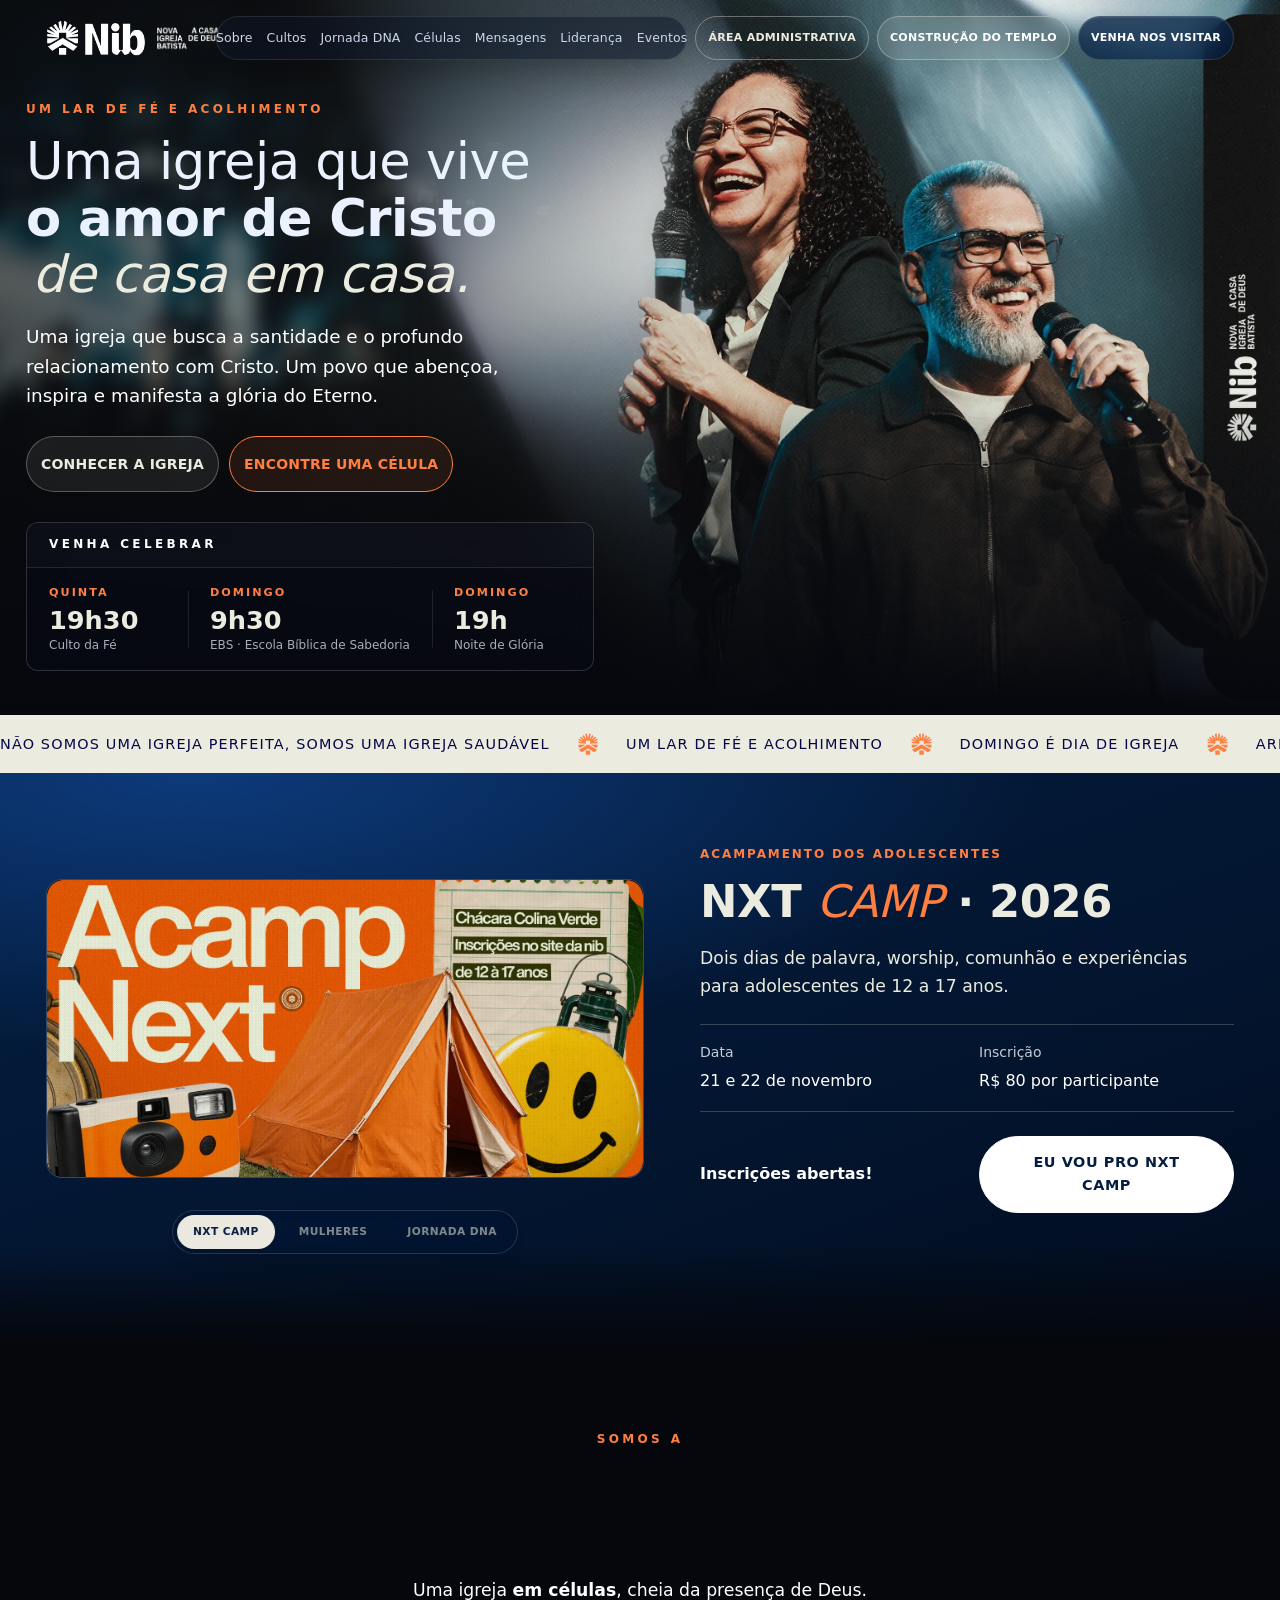
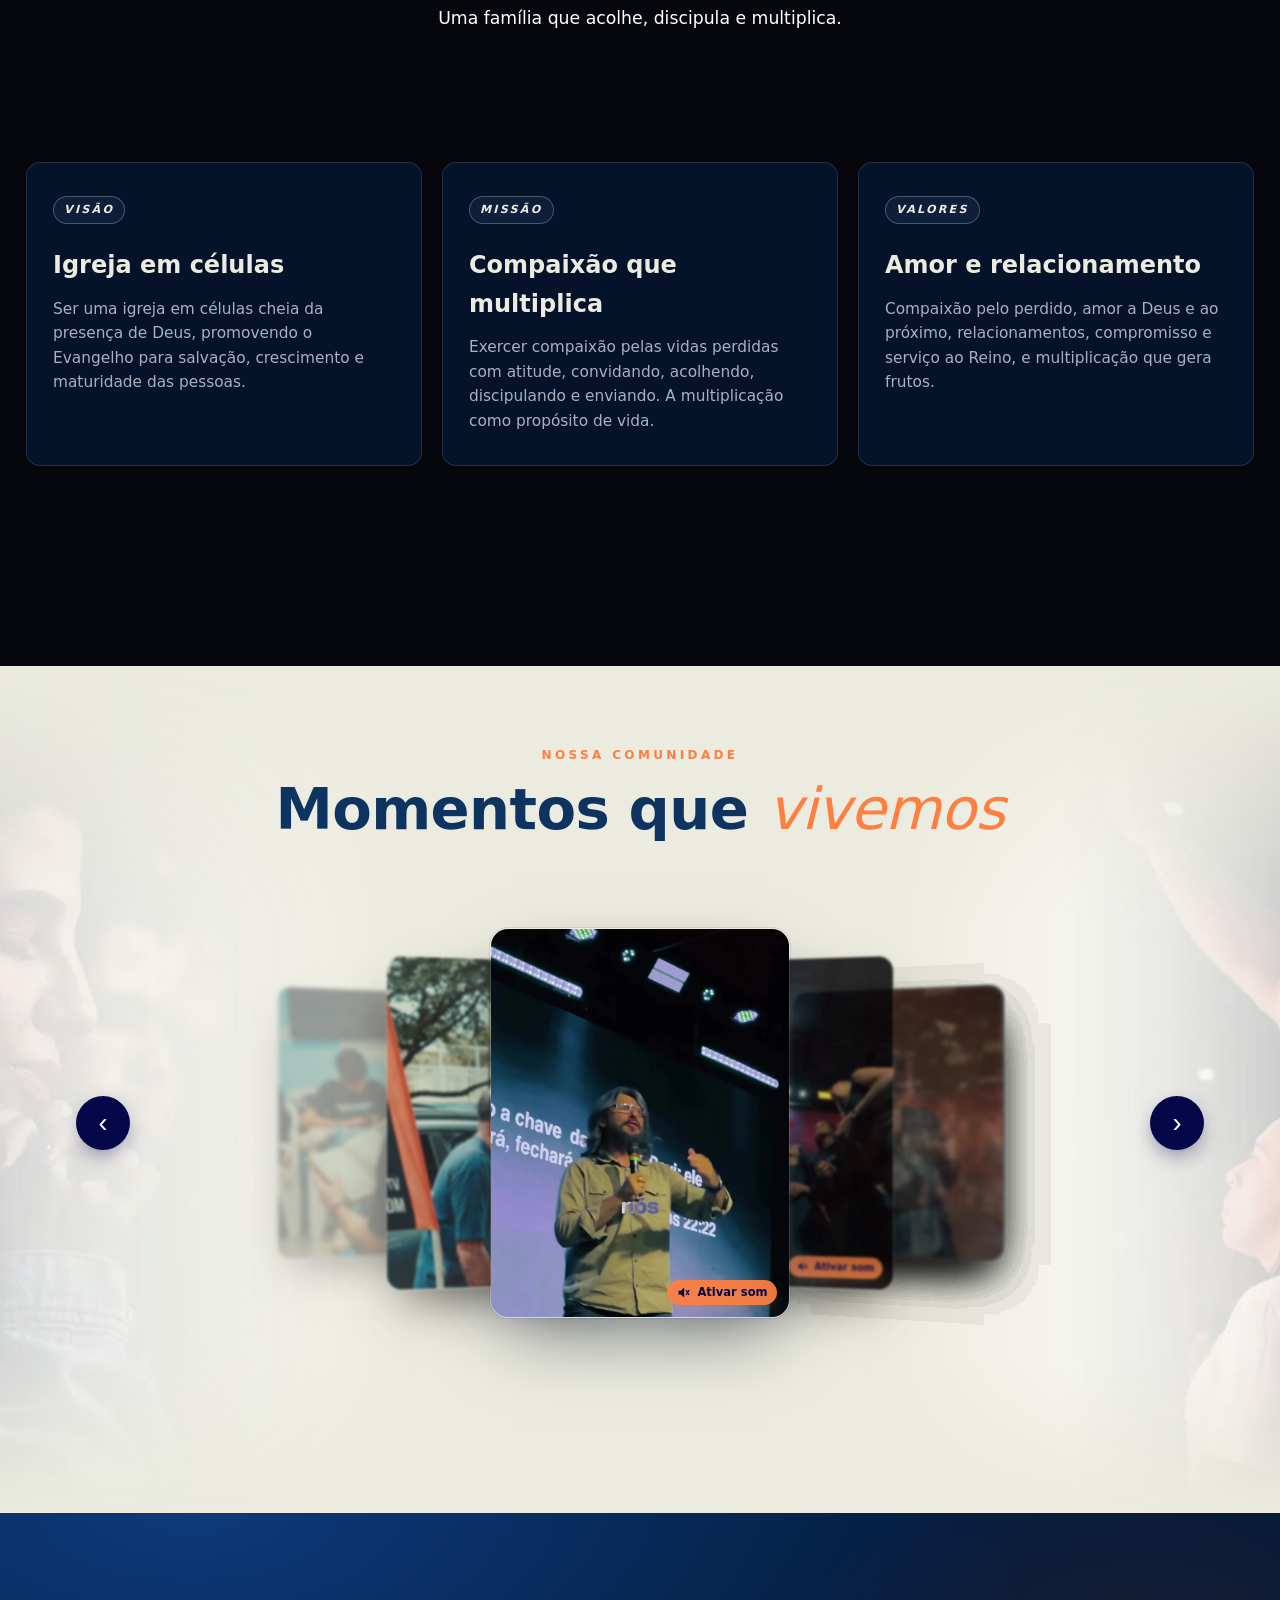
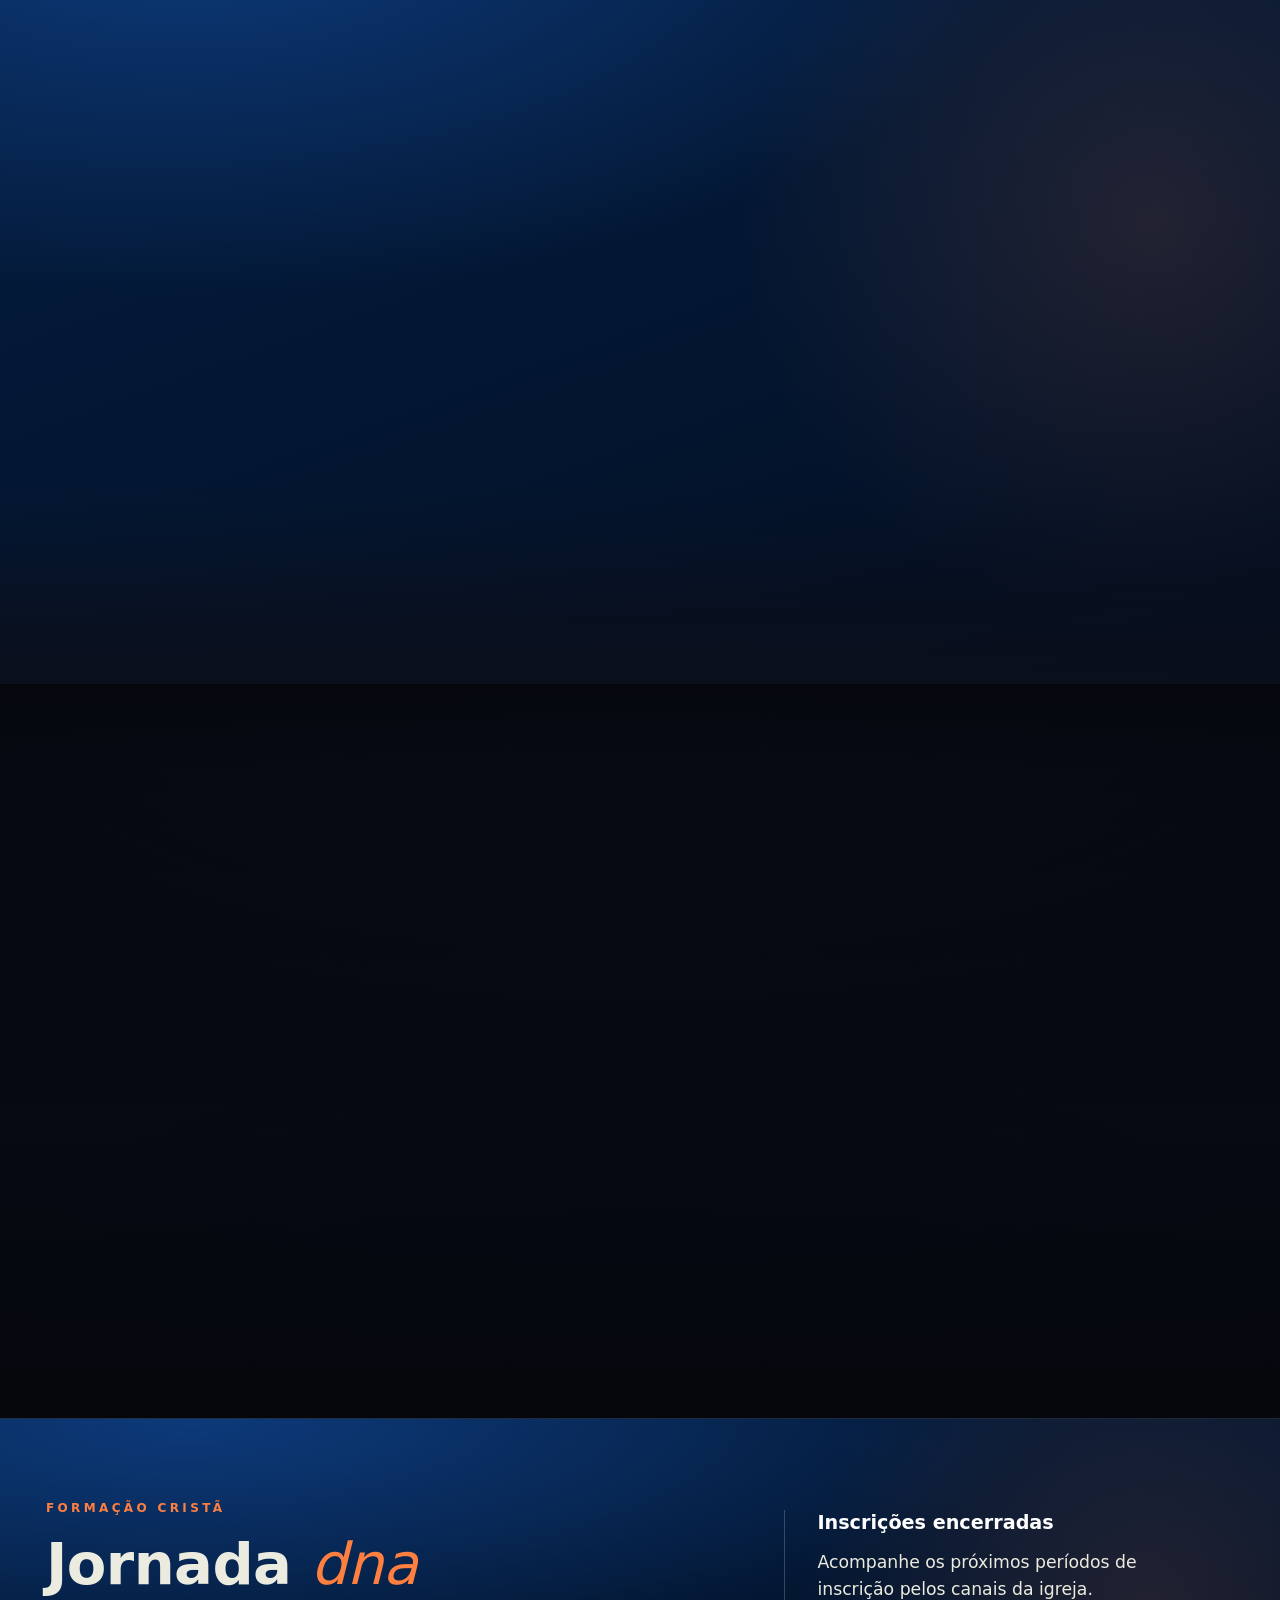
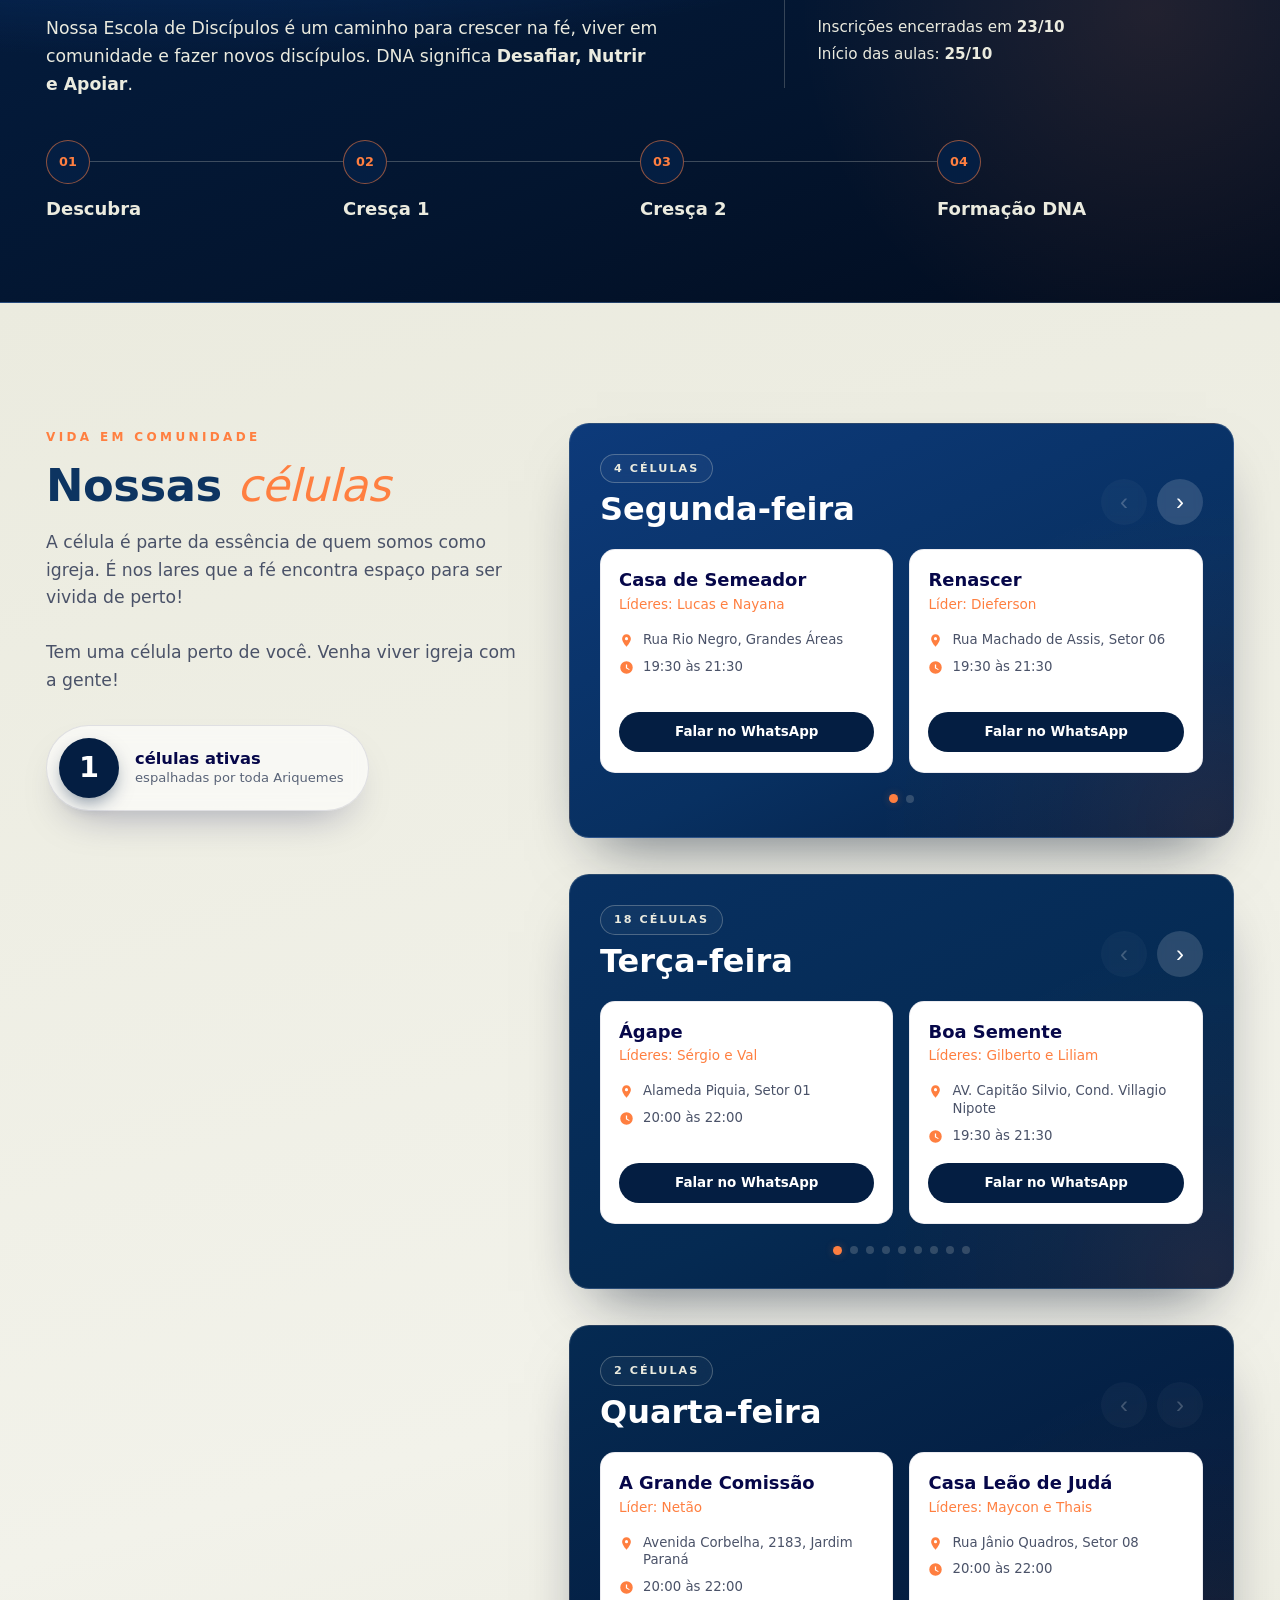
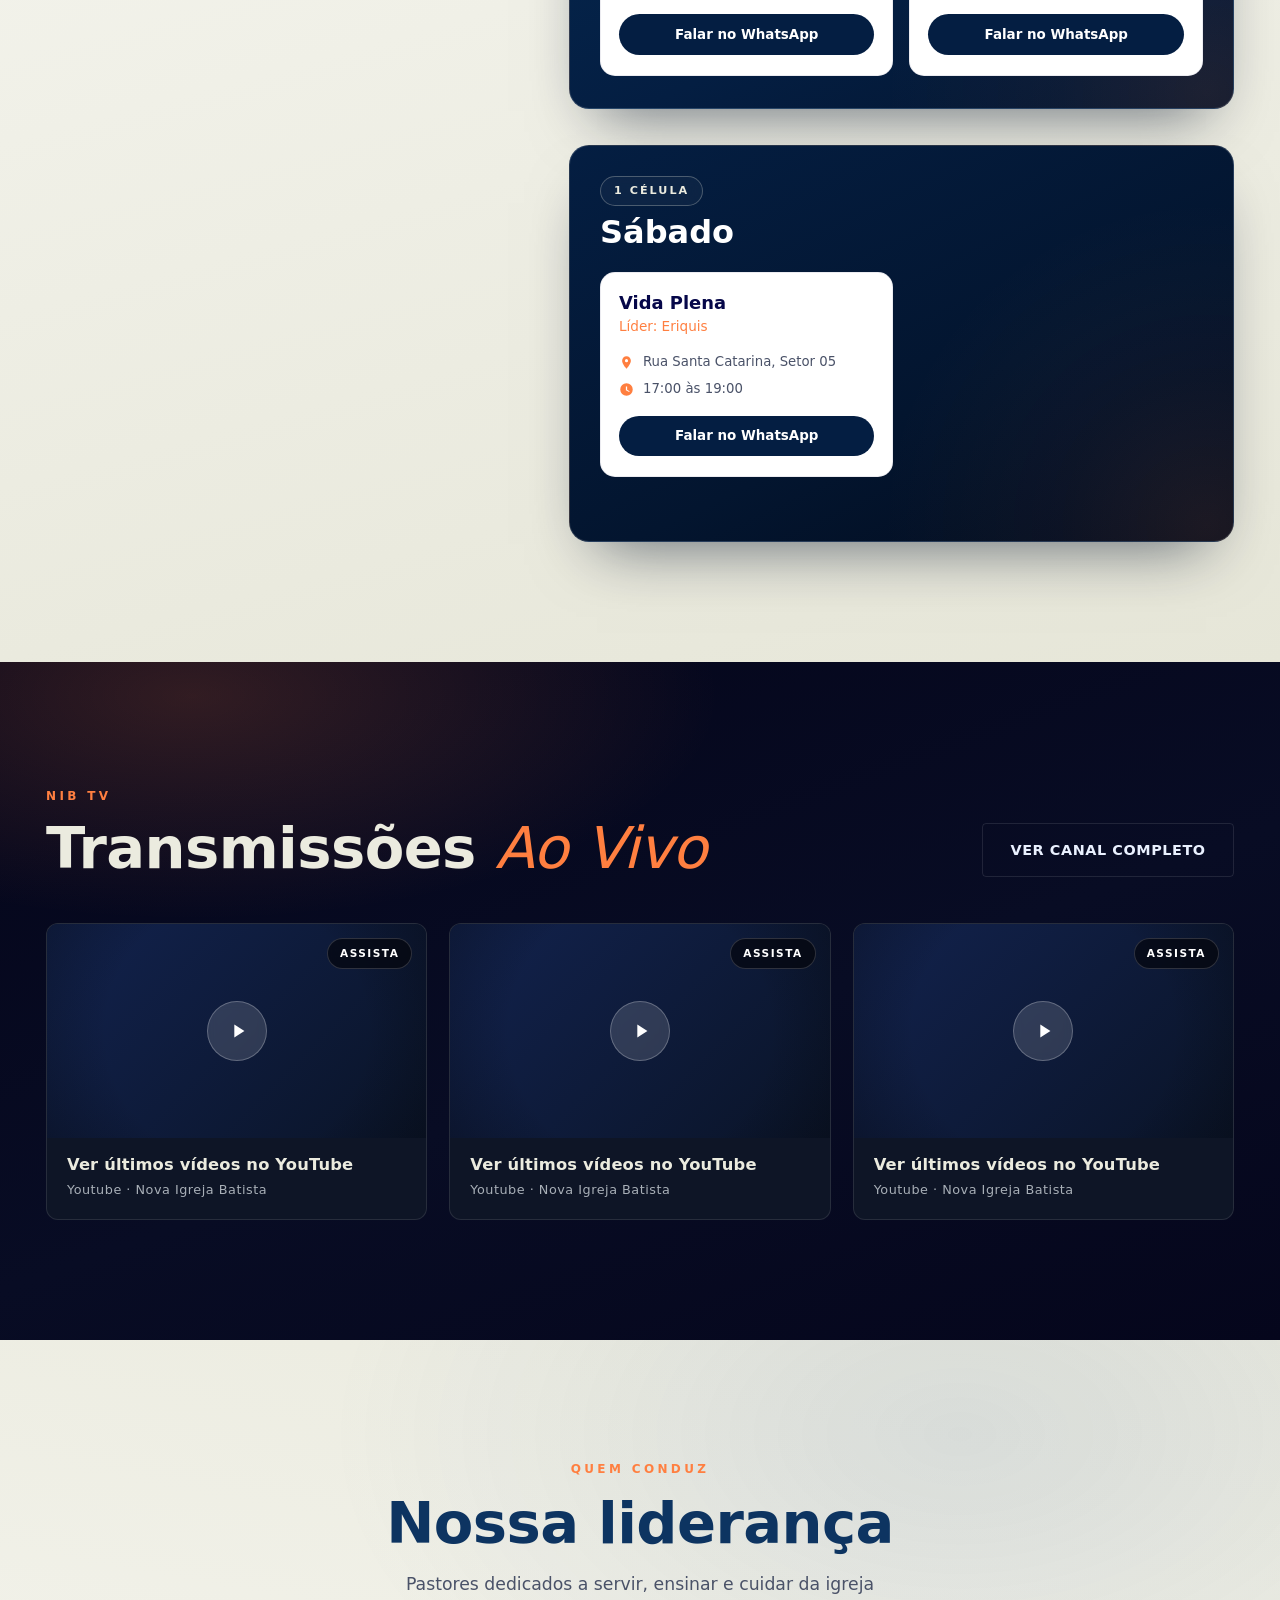
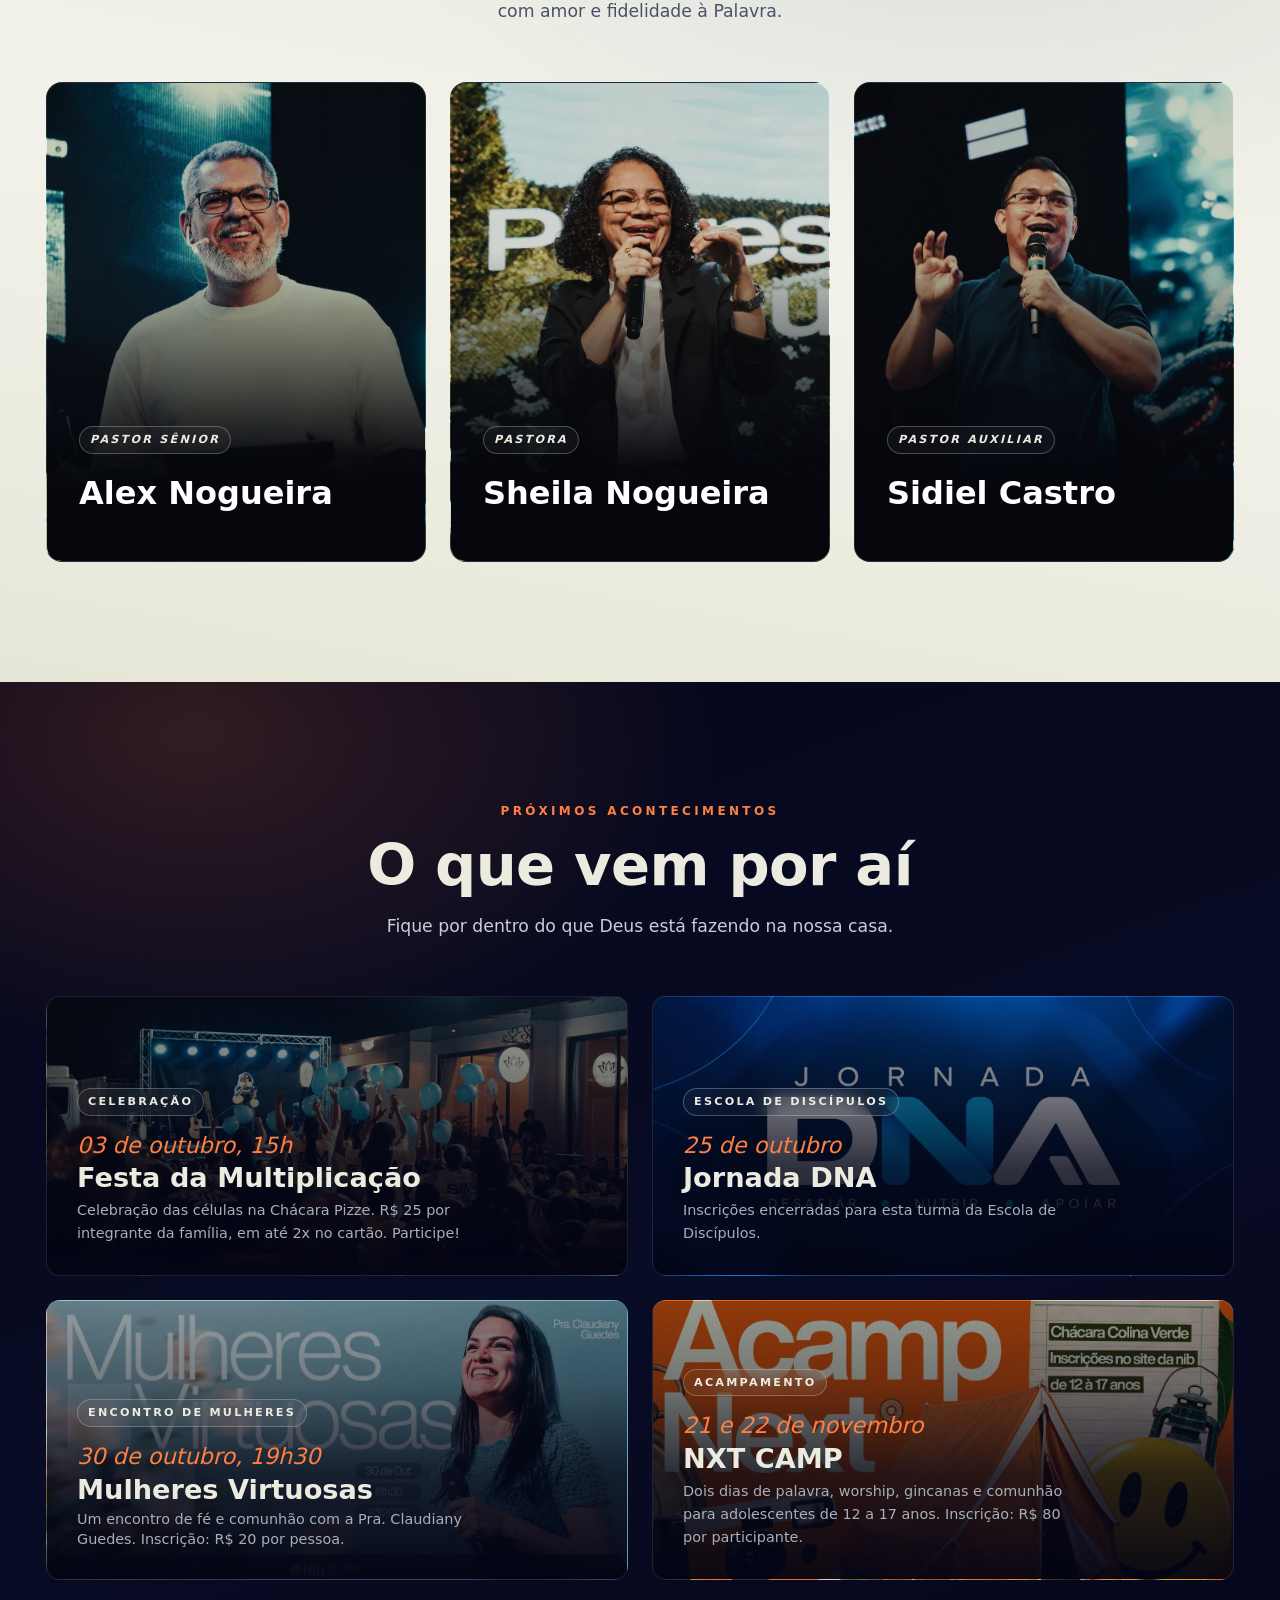
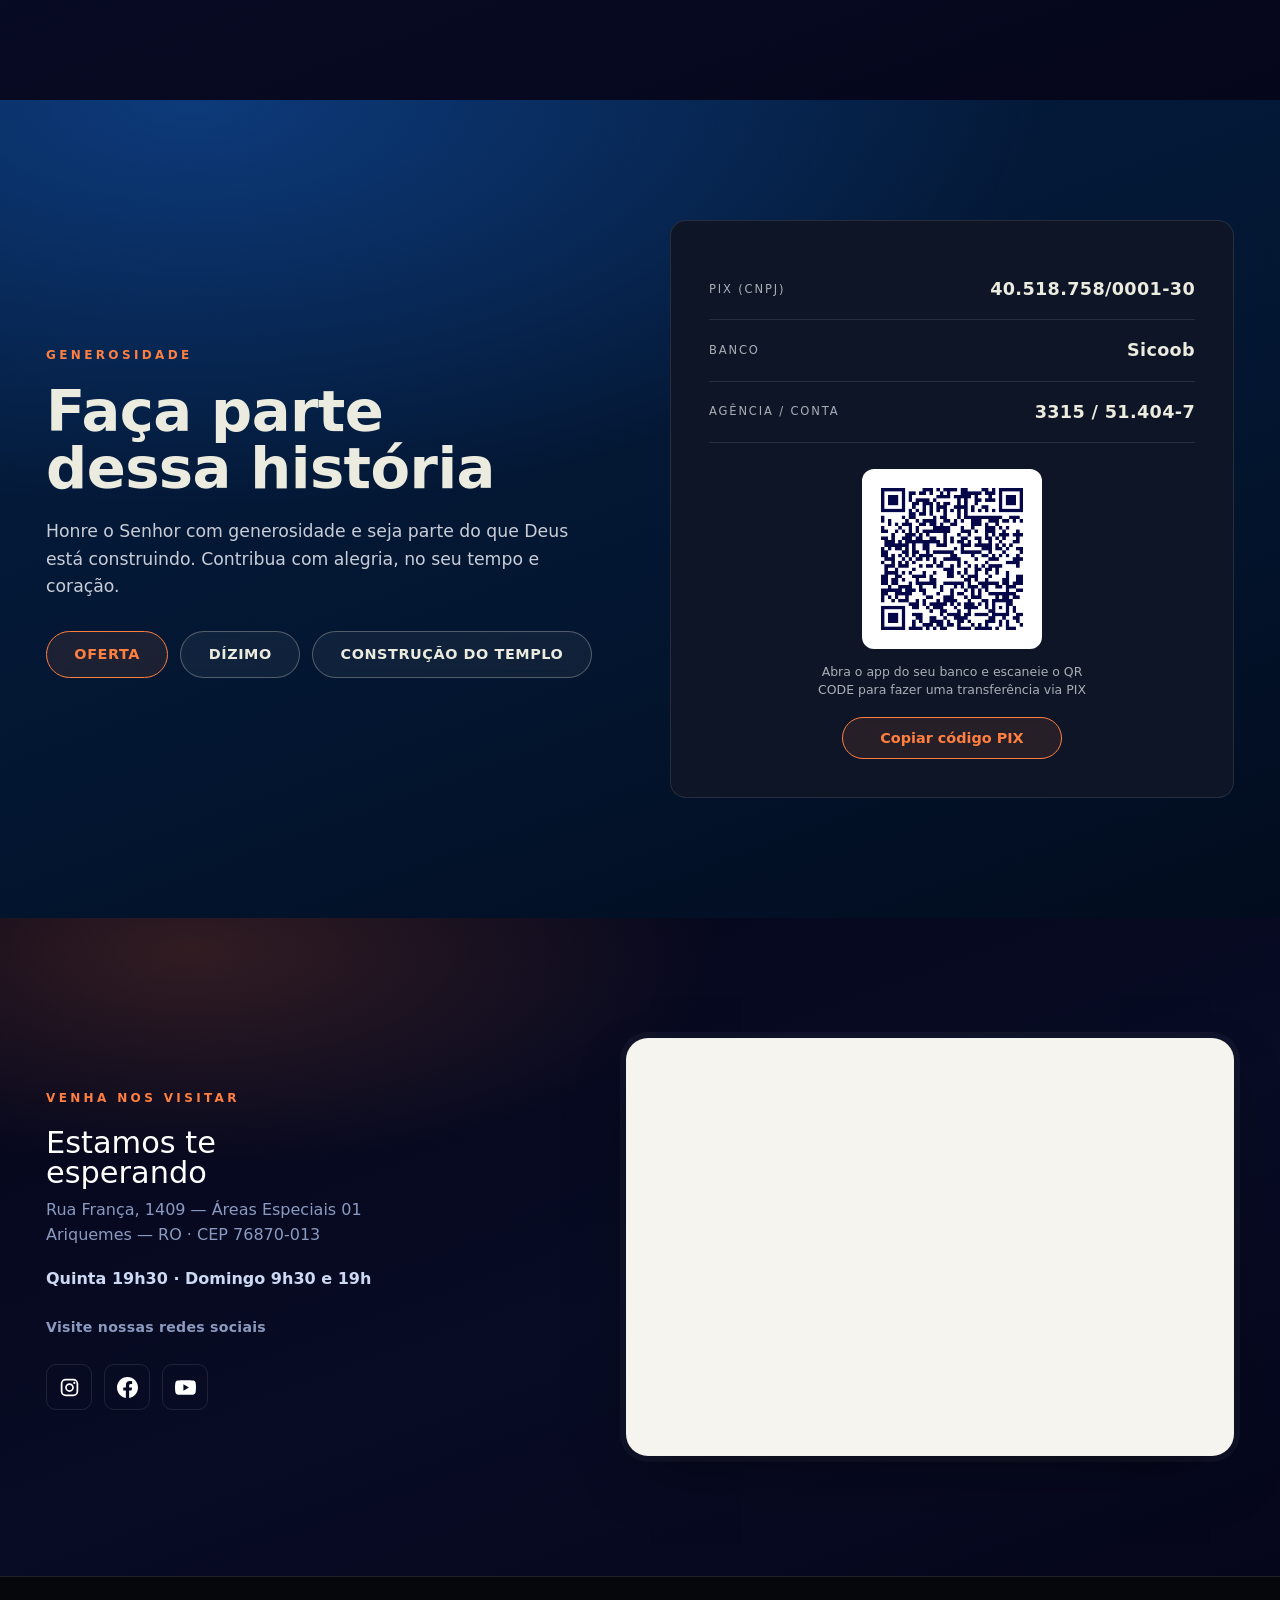
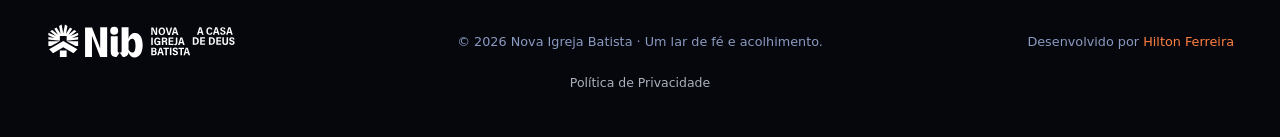
<file: index.html>
<!DOCTYPE html>
<html lang="pt-BR">
<head>
<meta charset="UTF-8">
<meta name="viewport" content="width=device-width, initial-scale=1">
<title>Nova Igreja Batista - NIB | A CASA DE DEUS</title>
<meta name="description" content="Nova Igreja Batista em Ariquemes, Rondônia. Uma igreja que vive o amor de Cristo de casa em casa. Conheça nossos cultos, células, eventos e venha nos visitar.">

  <!-- SEO v152 -->
  <meta name="robots" content="index, follow, max-image-preview:large">
  <link rel="canonical" href="https://novaigrejabatista.com.br/">

  <meta property="og:locale" content="pt_BR">
  <meta property="og:type" content="website">
  <meta property="og:site_name" content="Nova Igreja Batista - NIB">
  <meta property="og:title" content="Nova Igreja Batista - NIB | A CASA DE DEUS">
  <meta property="og:description" content="Nova Igreja Batista em Ariquemes, Rondônia. Uma igreja que vive o amor de Cristo de casa em casa. Conheça nossos cultos, células, eventos e venha nos visitar.">
  <meta property="og:url" content="https://novaigrejabatista.com.br/">
  <meta property="og:image" content="https://novaigrejabatista.com.br/img/og-nova-igreja-batista.jpg">
  <meta property="og:image:width" content="1200">
  <meta property="og:image:height" content="630">
  <meta property="og:image:alt" content="Nova Igreja Batista - NIB | A CASA DE DEUS">

  <meta name="twitter:card" content="summary_large_image">
  <meta name="twitter:title" content="Nova Igreja Batista - NIB | A CASA DE DEUS">
  <meta name="twitter:description" content="Nova Igreja Batista em Ariquemes, Rondônia. Conheça nossos cultos, células, eventos e venha nos visitar.">
  <meta name="twitter:image" content="https://novaigrejabatista.com.br/img/og-nova-igreja-batista.jpg">

  <script type="application/ld+json">
  {
    "@context": "https://schema.org",
    "@type": "Church",
    "name": "Nova Igreja Batista - NIB",
    "alternateName": "NIB Casa de Deus",
    "url": "https://novaigrejabatista.com.br/",
    "logo": "https://novaigrejabatista.com.br/img/favicon-nib-512-v113.png",
    "image": "https://novaigrejabatista.com.br/img/og-nova-igreja-batista.jpg",
    "description": "Nova Igreja Batista em Ariquemes, Rondônia. Uma igreja que vive o amor de Cristo de casa em casa.",
    "address": {
      "@type": "PostalAddress",
      "streetAddress": "Rua França, 1409 - Áreas Especiais 01",
      "addressLocality": "Ariquemes",
      "addressRegion": "RO",
      "postalCode": "76870-013",
      "addressCountry": "BR"
    },
    "sameAs": [
      "https://www.instagram.com/nibcasadedeus/",
      "https://www.facebook.com/nibcasadedeus",
      "https://www.youtube.com/@nibcasadedeus"
    ]
  }
  </script>

<link rel="preload" href="fonts/NIB-Acumin-MediumItalic-v105.woff2" as="font" type="font/woff2" crossorigin="anonymous">
<link rel="preload" href="fonts/NIB-Acumin-Bold-v105.woff2" as="font" type="font/woff2" crossorigin="anonymous">
<link rel="preload" href="fonts/NIB-Acumin-Regular-v105.woff2" as="font" type="font/woff2" crossorigin="anonymous">
<link rel="preload" href="fonts/NIB-Acumin-Regular-Mobile-v124.woff2" as="font" type="font/woff2" crossorigin="anonymous">
<link rel="preload" href="fonts/NIB-Acumin-MediumItalic-Mobile-v124.woff2" as="font" type="font/woff2" crossorigin="anonymous">
<link rel="preload" href="fonts/NIB-Acumin-Bold-Mobile-v124.woff2" as="font" type="font/woff2" crossorigin="anonymous">
<style>

/* ===== Acumin Mobile v124 — desenho v105, embedding installable ===== */
@font-face{font-family:"NIB Acumin Mobile v124";src:url("fonts/NIB-Acumin-Light-Mobile-v124.woff2") format("woff2");font-weight:300;font-style:normal;font-display:swap}
@font-face{font-family:"NIB Acumin Mobile v124";src:url("fonts/NIB-Acumin-LightItalic-Mobile-v124.woff2") format("woff2");font-weight:300;font-style:italic;font-display:swap}
@font-face{font-family:"NIB Acumin Mobile v124";src:url("fonts/NIB-Acumin-Regular-Mobile-v124.woff2") format("woff2");font-weight:400;font-style:normal;font-display:swap}
@font-face{font-family:"NIB Acumin Mobile v124";src:url("fonts/NIB-Acumin-Italic-Mobile-v124.woff2") format("woff2");font-weight:400;font-style:italic;font-display:swap}
@font-face{font-family:"NIB Acumin Mobile v124";src:url("fonts/NIB-Acumin-Medium-Mobile-v124.woff2") format("woff2");font-weight:500;font-style:normal;font-display:swap}
@font-face{font-family:"NIB Acumin Mobile v124";src:url("fonts/NIB-Acumin-MediumItalic-Mobile-v124.woff2") format("woff2");font-weight:500;font-style:italic;font-display:swap}
@font-face{font-family:"NIB Acumin Mobile v124";src:url("fonts/NIB-Acumin-Semibold-Mobile-v124.woff2") format("woff2");font-weight:600;font-style:normal;font-display:swap}
@font-face{font-family:"NIB Acumin Mobile v124";src:url("fonts/NIB-Acumin-SemiboldItalic-Mobile-v124.woff2") format("woff2");font-weight:600;font-style:italic;font-display:swap}
@font-face{font-family:"NIB Acumin Mobile v124";src:url("fonts/NIB-Acumin-Bold-Mobile-v124.woff2") format("woff2");font-weight:700;font-style:normal;font-display:swap}
@font-face{font-family:"NIB Acumin Mobile v124";src:url("fonts/NIB-Acumin-BoldItalic-Mobile-v124.woff2") format("woff2");font-weight:700;font-style:italic;font-display:swap}
@font-face{font-family:"NIB Acumin Mobile v124";src:url("fonts/NIB-Acumin-Black-Mobile-v124.woff2") format("woff2");font-weight:800;font-style:normal;font-display:swap}
@font-face{font-family:"NIB Acumin Mobile v124";src:url("fonts/NIB-Acumin-BlackItalic-Mobile-v124.woff2") format("woff2");font-weight:800;font-style:italic;font-display:swap}

/* ===== Fonte oficial da marca: Acumin Pro ===== */
@font-face{font-family:"NIB Acumin v105";src:url("fonts/NIB-Acumin-Light-v105.woff2") format("woff2");font-weight:300;font-style:normal;font-display:swap}
@font-face{font-family:"NIB Acumin v105";src:url("fonts/NIB-Acumin-LightItalic-v105.woff2") format("woff2");font-weight:300;font-style:italic;font-display:swap}
@font-face{font-family:"NIB Acumin v105";src:url("fonts/NIB-Acumin-Regular-v105.woff2") format("woff2");font-weight:400;font-style:normal;font-display:swap}
@font-face{font-family:"NIB Acumin v105";src:url("fonts/NIB-Acumin-Italic-v105.woff2") format("woff2");font-weight:400;font-style:italic;font-display:swap}
@font-face{font-family:"NIB Acumin v105";src:url("fonts/NIB-Acumin-Medium-v105.woff2") format("woff2");font-weight:500;font-style:normal;font-display:swap}
@font-face{font-family:"NIB Acumin v105";src:url("fonts/NIB-Acumin-MediumItalic-v105.woff2") format("woff2");font-weight:500;font-style:italic;font-display:swap}
@font-face{font-family:"NIB Acumin v105";src:url("fonts/NIB-Acumin-Semibold-v105.woff2") format("woff2");font-weight:600;font-style:normal;font-display:swap}
@font-face{font-family:"NIB Acumin v105";src:url("fonts/NIB-Acumin-SemiboldItalic-v105.woff2") format("woff2");font-weight:600;font-style:italic;font-display:swap}
@font-face{font-family:"NIB Acumin v105";src:url("fonts/NIB-Acumin-Bold-v105.woff2") format("woff2");font-weight:700;font-style:normal;font-display:swap}
@font-face{font-family:"NIB Acumin v105";src:url("fonts/NIB-Acumin-BoldItalic-v105.woff2") format("woff2");font-weight:700;font-style:italic;font-display:swap}
@font-face{font-family:"NIB Acumin v105";src:url("fonts/NIB-Acumin-Black-v105.woff2") format("woff2");font-weight:800;font-style:normal;font-display:swap}
@font-face{font-family:"NIB Acumin v105";src:url("fonts/NIB-Acumin-BlackItalic-v105.woff2") format("woff2");font-weight:800;font-style:italic;font-display:swap}


:root{
  --bg:#05070d;--bg-2:#0a0f1c;--panel:#0e1526;
  --blue:#1d7fff;--cyan:#31d7f2;
  --ink:#eaf1ff;--muted:#8b9ac0;--line:rgba(255,255,255,.10);--gold:#f2c14e;
  /* ===== NOVA IDENTIDADE OFICIAL (rebranding 2025) ===== */
  --navy:#060749;        /* primária - cor-mãe (valor HTML oficial do manual) */
  --marfim:#EBEBDF;      /* primária - off-white quente */
      /* complementar - azul médio */
  --azul-gray:#A8AFB7;   /* complementar - cinza-azulado */
  --laranja:#FF7F40;     /* acento - energia */
  --laranja-soft:#ff9560;
  --azul-luz:#7d9bd4;    /* azul claro derivado (destaques sobre fundo escuro) */
  /* Tipografia: Acumin (corpo/UI) — display herda por ora */
  --display:"NIB Acumin v105",system-ui,sans-serif;
  --editorial:"NIB Acumin v105",system-ui,sans-serif;
  --body:"NIB Acumin v105",system-ui,sans-serif;
  --acumin:"NIB Acumin v105",system-ui,sans-serif;
  --wrap:1240px;
}
*{box-sizing:border-box;margin:0;padding:0}
html{scroll-behavior:smooth}
body{font-family:var(--body);background:var(--bg);color:var(--ink);line-height:1.6;-webkit-font-smoothing:antialiased;overflow-x:hidden}
img{max-width:100%;display:block}
a{color:inherit;text-decoration:none}
.wrap{max-width:var(--wrap);margin:0 auto;padding:0 26px}
section{position:relative}
.display{font-family:var(--display);font-weight:800;line-height:1.0;letter-spacing:-.03em}
.editorial{font-family:var(--acumin);font-weight:500;font-style:italic;letter-spacing:-.01em;color:var(--azul-luz)}
.eyebrow{font-family:var(--acumin);font-size:.75rem;font-weight:600;letter-spacing:.28em;text-transform:uppercase;color:var(--laranja)}
.lead{font-family:var(--acumin);color:#c9cdd8;font-size:1.08rem;max-width:62ch}
.h-sec{font-family:var(--acumin);font-weight:700;letter-spacing:-.01em;font-size:clamp(2rem,5vw,3.6rem);color:var(--marfim)}
.btn{display:inline-flex;align-items:center;gap:.5em;font-weight:700;font-size:.9rem;letter-spacing:.04em;text-transform:uppercase;padding:1em 1.9em;border-radius:4px;transition:.25s;cursor:pointer;border:1.5px solid transparent}
.btn-ghost{border-color:var(--line);color:var(--ink)}
.btn-ghost:hover{border-color:var(--blue);background:var(--blue);color:#fff}
header{position:fixed;inset:16px 0 auto 0;z-index:100;transition:.35s;padding:0}
/* faixa de desfoque no topo (aparece ao rolar) para legibilidade do menu */
.top-blur{position:fixed;top:0;left:0;right:0;height:96px;z-index:99;pointer-events:none;
  opacity:0;transition:opacity .35s;
  -webkit-mask-image:linear-gradient(to bottom,#000 55%,transparent);
  mask-image:linear-gradient(to bottom,#000 55%,transparent);
  backdrop-filter:blur(12px);-webkit-backdrop-filter:blur(12px);
  background:linear-gradient(to bottom,rgba(5,7,13,.75),transparent)}
.top-blur.show{opacity:1}
header .wrap{padding:0 26px}
.nav{display:flex;align-items:center;justify-content:space-between;gap:16px}
.brand{display:flex;align-items:center;gap:12px}
.logo-mark{height:38px;width:auto;flex:0 0 auto;display:block}
.logo-compact{display:none}
/* logo desktop em peças: brasão+Nib fixo + textos que somem no scroll */
.logo-full{display:inline-flex;align-items:center;gap:10px}
.logo-full .lf-mark{height:38px;width:auto;display:block;flex:0 0 auto}
.logo-full .lf-text{height:30px;width:auto;display:block;flex:0 0 auto;
  opacity:1;max-width:200px;transition:opacity .4s ease,max-width .5s cubic-bezier(.4,0,.2,1),transform .4s ease,margin .4s ease}
/* ao rolar: textos somem (fade + colapsam a largura) */
header.scrolled .logo-full .lf-text{opacity:0;max-width:0;transform:translateX(-12px);margin-left:-10px}
.brand .txt{font-family:var(--body);font-weight:600;font-size:1.05rem;letter-spacing:.01em;line-height:1.1;color:#fff}
.brand .txt small{display:block;font-family:var(--body);font-size:.6rem;font-weight:400;letter-spacing:.14em;color:#fff;opacity:.85;margin-top:3px;text-transform:none}
.nav-links{display:flex;gap:26px;align-items:center;margin:0 auto;
  background:rgba(14,20,38,.55);backdrop-filter:blur(18px) saturate(1.3);-webkit-backdrop-filter:blur(18px) saturate(1.3);
  border:1px solid rgba(255,255,255,.10);border-radius:999px;
  padding:14px 30px;box-shadow:0 12px 40px -12px rgba(0,0,0,.6);transition:.35s}
header.scrolled{inset:8px 0 auto 0}
header.scrolled .nav-links{background:rgba(8,12,24,.8);box-shadow:0 10px 34px -14px rgba(0,0,0,.75)}
.nav-links a{font-family:var(--acumin);font-size:.85rem;font-weight:500;letter-spacing:.01em;text-transform:none;color:#cdd6ea;transition:.2s}
.nav-links a:hover{color:#fff}
.nav-cta{font-family:var(--acumin);background:var(--laranja);color:var(--navy)!important;padding:.75em 1.5em;border-radius:999px;font-weight:600;transition:.25s}
.nav-cta:hover{background:#fff;color:var(--navy)!important}
.nav-cta-alt{background:rgba(235,235,223,.1);color:#fff!important;border:1px solid rgba(235,235,223,.35);backdrop-filter:blur(10px);-webkit-backdrop-filter:blur(10px);margin-right:10px}
.nav-cta-alt:hover{background:var(--marfim);color:var(--navy)!important;border-color:var(--marfim)}
.burger{display:none;background:none;border:0;cursor:pointer;flex-direction:column;gap:5px}
.burger span{width:26px;height:2px;background:#fff;transition:.3s}
.mobile-menu-head,.mobile-menu-actions{display:none}
.mobile-menu-links{display:contents}
.mobile-menu-links>a>span{display:none}
.mobile-menu-overlay{display:none}

.hero{min-height:auto;display:flex;align-items:flex-end;padding:100px 0 44px;overflow:hidden}
.hero .photo{position:absolute;inset:0;z-index:-2;background:#0a1330 center 35%/cover no-repeat;
  background-image:url('img/hero-nib.webp')}
/* desfoque só na faixa esquerda, onde ficam os textos */
.hero .photo::before{content:"";position:absolute;inset:0;
  background:#0a1330 center 35%/cover no-repeat;background-image:url('img/hero-nib.webp');
  -webkit-mask-image:linear-gradient(to right,#000 0%,#000 32%,transparent 55%);
  mask-image:linear-gradient(to right,#000 0%,#000 32%,transparent 55%);
  filter:blur(9px);transform:scale(1.04)}
.hero::after{content:"";position:absolute;inset:0;z-index:-1;
  background:
    linear-gradient(to right,rgba(5,7,13,.55) 0%,rgba(5,7,13,.24) 32%,rgba(5,7,13,.04) 55%,transparent 72%),
    linear-gradient(to top,var(--bg) 1%,transparent 45%)}
.hero-inner{max-width:620px;margin-right:auto;margin-left:0;text-align:left}
.hero .eyebrow{margin-bottom:14px;display:block;font-family:var(--acumin);color:var(--laranja)}
.hero h1{font-family:var(--acumin);font-size:clamp(1.9rem,4vw,3.3rem);font-weight:700;line-height:1.1;white-space:nowrap;letter-spacing:-.01em}
.hero h1 .h1-light{font-weight:300}
.hero h1 .h1-bold{font-weight:700}
.hero h1 .editorial{font-size:1em;display:inline;font-weight:500;font-style:italic;color:var(--marfim);
  padding:0 .12em;border-radius:.08em;box-decoration-break:clone;-webkit-box-decoration-break:clone;
  background-image:linear-gradient(#fff,#fff);
  background-repeat:no-repeat;background-position:left center;background-size:0% 76%}
.hero.reveal-fill h1 .editorial{animation:sau-fill 5s ease-in-out infinite}
@keyframes sau-fill{
  0%   {background-size:0% 76%;color:var(--marfim)}
  16%  {background-size:100% 76%;color:var(--navy)}
  70%  {background-size:100% 76%;color:var(--navy)}
  86%  {background-size:0% 76%;color:var(--marfim)}
  100% {background-size:0% 76%;color:var(--marfim)}
}
.hero p{margin:20px 0 26px;font-family:var(--acumin);font-size:1.15rem;font-weight:400;color:#fff;max-width:52ch}
.hero-cta{display:flex;gap:14px;flex-wrap:wrap}
.hero-hours{margin-top:30px;border:1px solid rgba(255,255,255,.16);border-radius:12px;overflow:hidden;max-width:740px;
  backdrop-filter:blur(16px) saturate(1.2);-webkit-backdrop-filter:blur(16px) saturate(1.2);background:rgba(10,15,28,.32)}
.hero-hours .hh-head{padding:12px 22px;border-bottom:1px solid var(--line);background:rgba(255,255,255,.02)}
.hero-hours .hh-head .eyebrow{margin:0;color:#fff;font-family:var(--acumin)}
.hero .btn{font-family:var(--acumin);font-weight:600}
.hero .btn-ghost{border-radius:999px;border:1px solid rgba(235,235,223,.3);color:var(--marfim);
  background:rgba(235,235,223,.08);backdrop-filter:blur(10px);-webkit-backdrop-filter:blur(10px)}
.hero .btn-ghost:hover{border-color:var(--marfim);background:var(--marfim);color:var(--navy)}
.hero .btn-cell{font-family:var(--acumin);font-weight:600;border-radius:999px;border:1px solid var(--laranja);
  color:var(--laranja);background:rgba(255,127,64,.1);backdrop-filter:blur(10px);-webkit-backdrop-filter:blur(10px)}
.hero .btn-cell:hover{background:var(--laranja);color:var(--navy);border-color:var(--laranja)}
.hero-hours .hh-grid{display:grid;grid-template-columns:repeat(3,1fr)}
.hero-hours .hh-grid > div{padding:16px 22px;display:flex;flex-direction:column;position:relative}
.hero-hours .hh-left{display:contents}
.hero-hours .hh-grid > div + div::before{content:"";position:absolute;left:0;top:50%;transform:translateY(-50%);width:1px;height:56%;background:var(--line)}
.hero-hours .d{font-family:var(--acumin);font-size:.7rem;font-weight:600;letter-spacing:.18em;text-transform:uppercase;color:var(--laranja);order:1}
.hero-hours .hr{font-family:var(--acumin);font-weight:700;font-size:1.6rem;color:var(--marfim);line-height:1;margin:6px 0 5px;order:2}
.hero-hours .nm{font-family:var(--acumin);font-size:.75rem;color:var(--azul-gray);font-weight:400;line-height:1.3;white-space:nowrap;order:3}
.strip{background:var(--marfim);padding:12px 0;overflow:hidden;white-space:nowrap;position:relative;z-index:3}
.strip-track{display:flex;align-items:center;width:max-content;animation:strip-scroll 35s linear infinite;will-change:transform}
.strip:hover .strip-track{animation-play-state:paused}
.strip-group{display:flex;align-items:center;flex:0 0 auto}
.strip-item{display:inline-flex;align-items:center;height:34px;line-height:34px;
  font-family:var(--acumin);font-size:.9rem;font-weight:500;
  color:var(--navy);text-transform:uppercase;letter-spacing:.08em;white-space:nowrap}
.strip-item b{font-weight:700}
.strip-sep{height:22px;width:auto;margin:0 28px;flex:0 0 auto;align-self:center;display:block}
@keyframes strip-scroll{from{transform:translateX(0)}to{transform:translateX(-33.333%)}}
@media(prefers-reduced-motion:reduce){.strip-track{animation:none}}
.pad{padding:120px 0}
.center{text-align:center}
.center .lead{margin-inline:auto}
.sec-head .eyebrow{margin-bottom:16px;display:block}
.sec-head h2{margin-bottom:18px}
.sobre-bg.pad{padding:90px 0 200px}
.pillars{display:grid;grid-template-columns:repeat(3,1fr);gap:20px;margin-top:130px}
#sobre .wrap{max-width:1340px}
#sobre .pillar{padding:32px 26px;background:rgba(4,30,66,.55);border:1px solid rgba(235,235,223,.14);backdrop-filter:blur(12px);-webkit-backdrop-filter:blur(12px)}
.pillar{background:rgba(14,20,38,.45);backdrop-filter:blur(10px) saturate(1.2);-webkit-backdrop-filter:blur(10px) saturate(1.2);border:1px solid rgba(255,255,255,.12);border-radius:14px;padding:34px 30px;transition:.4s cubic-bezier(.2,.7,.2,1);position:relative;overflow:hidden}
.sobre-bg{position:relative;isolation:isolate}
.sobre-bg::before{content:"";position:absolute;inset:0;z-index:-2;
  background:#05070d url('img/somos-a-bg.webp') center 6%/145% no-repeat;
  opacity:var(--bg-op,0);transform:scale(var(--bg-scale,1.06));transition:opacity .4s ease-out,transform .4s ease-out}
.sobre-bg::after{content:"";position:absolute;inset:0;z-index:-1;
  background:linear-gradient(to bottom,
    var(--bg) 0%,
    rgba(5,7,13,.72) 12%,
    rgba(5,7,13,.68) 58%,
    rgba(5,7,13,.78) 84%,
    var(--bg) 100%
  )}
.pillar::before{content:"";position:absolute;top:0;left:0;height:3px;width:0;background:var(--blue);transition:.4s}
.pillar:hover::before{width:100%}
.pillar:hover{transform:translateY(-8px) scale(1.015);border-color:rgba(255,127,64,.4);background:rgba(4,30,66,.85);box-shadow:0 24px 50px -20px rgba(4,30,66,.5)}
.pillar .k{font-family:var(--acumin);font-style:italic;font-weight:500;font-size:1.4rem;color:var(--laranja)}
.pillar h3{font-family:var(--acumin);font-weight:700;font-size:1.5rem;margin:8px 0 12px;color:var(--marfim)}
.pillar p{color:var(--muted);font-size:.96rem}

/* ===== Seção "Quem somos" — nova identidade ===== */
#sobre .eyebrow{font-family:var(--acumin);color:var(--laranja);font-weight:600}
#sobre .h-sec{font-family:var(--acumin);font-weight:700;letter-spacing:-.01em;color:var(--marfim)}
#sobre .h-sec .editorial{font-family:var(--acumin);font-style:italic;font-weight:600;color:var(--azul-luz)}
#sobre .lead{font-family:var(--acumin);color:#fff;font-weight:400}

/* ===== "Somos a" + logo com brasão animado ===== */
.logo-anim{display:flex;align-items:center;justify-content:center;gap:.5rem;margin:0 auto 10px;flex-wrap:wrap}
.la-brasao-wrap{height:clamp(62px,8vw,102px);flex:0 0 auto;display:flex;align-items:center;
  opacity:0}
.la-brasao{height:100%;width:auto;display:block}
.la-brasao-fallback{height:100%;width:auto}
.la-brasao-fallback[hidden]{display:none}
.la-resto{height:clamp(38px,4.7vw,62px);width:auto;display:block;
  opacity:0;transform:translateX(-16px)}
/* sequência de animação: 1) brasão+Nib  2) textos */
.logo-anim.play .la-brasao-wrap{animation:la-fade .4s ease-out forwards}
.logo-anim.play .la-resto{animation:la-slidein .6s ease-out 4.5s forwards}
/* fallback estático (iOS/Safari): mostra tudo sem animação */
.logo-anim.static-logo .la-brasao-wrap,.logo-anim.static-logo .la-resto{opacity:1;transform:none;animation:none}
@keyframes la-fade{to{opacity:1}}
@keyframes la-slidein{to{opacity:1;transform:translateX(0)}}


#sobre .pillar .k{font-family:var(--acumin);font-style:italic;font-weight:500;color:var(--laranja)}
#sobre .pillar h3{font-family:var(--acumin);font-weight:700;color:var(--marfim)}
#sobre .pillar p{font-family:var(--acumin);color:#aab0c0}
#sobre .pillar::before{background:var(--laranja)}
#sobre .pillar:hover{border-color:rgba(255,127,64,.5);background:rgba(4,24,54,.78);box-shadow:0 24px 50px -20px rgba(4,30,66,.6)}

/* ===== Galeria coverflow ===== */
/* Seção da galeria com fundo claro */
.gallery-section{background:var(--marfim);padding:80px 0 150px;position:relative;isolation:isolate;overflow:hidden}
.gallery-section .gal-bg{position:absolute;inset:0;z-index:0;pointer-events:none;
  background:url('img/comunidade-bg.webp') center 60%/auto 100% no-repeat;
  -webkit-mask-image:
    linear-gradient(to right,#000 0%,transparent 32%,transparent 68%,#000 100%),
    linear-gradient(to bottom,transparent 0%,#000 30%,#000 82%,transparent 100%);
  -webkit-mask-composite:source-in;
  mask-image:
    linear-gradient(to right,#000 0%,transparent 32%,transparent 68%,#000 100%),
    linear-gradient(to bottom,transparent 0%,#000 30%,#000 82%,transparent 100%);
  mask-composite:intersect}
.gallery-section .wrap{position:relative;z-index:1}
/* transição suave entre seção escura e branca: o branco emerge de baixo */
.gallery-section::before{content:"";position:absolute;top:-200px;left:0;right:0;height:200px;z-index:2;pointer-events:none;
  background:linear-gradient(to top,
    #EBEBDF 0%,
    rgba(235,235,223,.92) 15%,
    rgba(235,235,223,.75) 30%,
    rgba(235,235,223,.5) 50%,
    rgba(235,235,223,.28) 68%,
    rgba(235,235,223,.12) 84%,
    rgba(235,235,223,0) 100%)}
.gallery-section .gal-eyebrow{font-family:var(--acumin);color:var(--laranja);font-weight:600}
.gallery-section .gal-title{font-family:var(--acumin);font-weight:700;letter-spacing:-.01em;color:#0d3461}
.gallery-section .gal-title .editorial{font-family:var(--acumin);font-style:italic;font-weight:500;color:var(--laranja)}
.gallery{margin-top:44px;position:relative;display:flex;align-items:center;justify-content:center;gap:10px;overflow-x:clip;padding:30px 0}
.gal-stage{position:relative;width:100%;max-width:1000px;height:420px;perspective:1600px}
.gal-card{position:absolute;top:50%;left:50%;width:300px;height:390px;border-radius:18px;overflow:hidden;
  transform:translate(-50%,-50%);transition:transform .6s cubic-bezier(.25,.8,.25,1),opacity .6s,filter .6s;
  box-shadow:0 30px 60px -25px rgba(0,0,0,.8);border:1px solid rgba(255,255,255,.1);cursor:pointer;opacity:0;pointer-events:none}
.gal-card img{width:100%;height:100%;object-fit:cover;display:block;transition:transform .6s cubic-bezier(.25,.8,.25,1)}
/* card de vídeo na galeria */
.gal-video{width:100%;height:100%;object-fit:cover;display:block}
.gal-video-controls{position:absolute;left:12px;bottom:12px;z-index:4;display:flex;align-items:center;gap:7px;padding:0;
  background:none;opacity:0;transform:translateY(4px);transition:opacity .25s ease,transform .25s ease}
@media(hover:hover){
  .gal-card-video.pos-center:hover .gal-video-controls{opacity:1;transform:translateY(0)}
}
@media(hover:none){
  .gal-card-video.pos-center .gal-video-controls{opacity:1;transform:none}
}
.gal-vc-btn{width:36px;height:36px;flex:0 0 36px;border-radius:50%;border:none;cursor:pointer;
  display:grid;place-items:center;padding:0;background:rgba(6,7,50,.58);
  backdrop-filter:blur(7px);-webkit-backdrop-filter:blur(7px);color:#fff;transition:.2s}
.gal-vc-btn svg{width:17px;height:17px;fill:currentColor;flex:0 0 auto}
.gal-vc-btn:hover{background:var(--laranja);color:var(--navy)}
.gal-vc-btn.gal-vc-sound{padding:0}
.gal-vc-label{display:none}
.gal-unmute{position:absolute;right:12px;bottom:12px;z-index:4;display:inline-flex;align-items:center;gap:6px;cursor:pointer;
  padding:.45em .82em;border-radius:999px;border:none;font-family:var(--acumin);font-weight:600;font-size:.72rem;
  background:rgba(255,127,64,.92);color:var(--navy);backdrop-filter:blur(7px);-webkit-backdrop-filter:blur(7px);
  transition:.2s;box-shadow:0 5px 16px -7px rgba(255,127,64,.55)}
.gal-unmute svg{width:15px;height:15px;fill:currentColor}
.gal-unmute:hover{background:var(--marfim)}
.gal-unmute.hidden{display:none}
/* posições: center, left, right, far (escondidos) */
.gal-card.pos-center{opacity:1;pointer-events:auto;z-index:3;transform:translate(-50%,-50%) scale(1);filter:none;
  box-shadow:0 30px 70px -20px rgba(10,20,40,.55),0 0 0 1px rgba(10,20,40,.08)}
.gal-card.pos-left{opacity:.85;z-index:2;transform:translate(-92%,-50%) scale(.84) rotateY(15deg);filter:blur(1.5px) brightness(.9)}
.gal-card.pos-right{opacity:.85;z-index:2;transform:translate(-8%,-50%) scale(.84) rotateY(-15deg);filter:blur(1.5px) brightness(.9)}
.gal-card.pos-far-left{opacity:.4;z-index:1;transform:translate(-135%,-50%) scale(.68) rotateY(20deg);filter:blur(3px) brightness(.8)}
.gal-card.pos-far-right{opacity:.4;z-index:1;transform:translate(35%,-50%) scale(.68) rotateY(-20deg);filter:blur(3px) brightness(.8)}
.gal-card.pos-center:hover{transform:translate(-50%,-50%) scale(1.04)}
.gal-card.pos-center:hover img{transform:scale(1.08)}
.gal-card.pos-center::after{content:"";position:absolute;inset:0;border-radius:18px;
  box-shadow:inset 0 0 0 2px rgba(255,127,64,.5);opacity:0;transition:.4s}
.gal-card.pos-center:hover::after{opacity:1}
.gal-arrow{width:54px;height:54px;flex:0 0 auto;border-radius:50%;border:none;
  background:var(--navy);color:#fff;font-size:1.7rem;line-height:1;
  display:grid;place-items:center;cursor:pointer;transition:.25s;z-index:5;box-shadow:0 8px 22px -6px rgba(6,7,73,.55)}
.gal-arrow:hover{background:var(--laranja);color:var(--navy);transform:scale(1.1);box-shadow:0 10px 28px -6px rgba(255,127,64,.6)}
@media(max-width:768px){
  .gal-stage{height:400px}
  .gal-card{width:230px;height:300px}
  .gal-card.pos-left,.gal-card.pos-right{opacity:.35}
  .gal-arrow{background:rgba(255,255,255,.85);color:rgba(10,20,40,.7);box-shadow:0 4px 14px -4px rgba(10,20,40,.3)}
  .gal-arrow:hover{background:#fff;color:var(--laranja);transform:scale(1.06)}
}
.cultos{position:relative;isolation:isolate;
  background:
    radial-gradient(120% 80% at 50% 0%,rgba(21,58,122,.35) 0%,transparent 55%),
    radial-gradient(100% 90% at 50% 100%,rgba(6,7,73,.5) 0%,transparent 60%),
    linear-gradient(180deg,#0a1020 0%,#0c1428 45%,#0a1220 100%)}
.cultos .cultos-bg{position:absolute;inset:0;z-index:-2;
  background:url('img/cultos-bg-nova-v2.webp') center center/cover no-repeat;
  opacity:var(--bg-op,0);transform:scale(var(--bg-scale,1.06));transition:opacity .4s ease-out,transform .4s ease-out;
  -webkit-mask-image:linear-gradient(to bottom,transparent 0%,#000 15%,#000 70%,transparent 92%);
  mask-image:linear-gradient(to bottom,transparent 0%,#000 15%,#000 70%,transparent 92%)}
.cultos::after{content:"";position:absolute;inset:0;z-index:-1;
  background:linear-gradient(to bottom,var(--bg) 0%,rgba(5,7,13,.85) 12%,rgba(5,7,13,.82) 62%,rgba(5,7,13,.92) 80%,var(--bg) 94%)}

/* ===== Seção Construção do Templo ===== */
.construcao{position:relative;overflow:hidden;
  background:
    radial-gradient(120% 90% at 15% 0%,#0d3a7a 0%,transparent 55%),
    linear-gradient(160deg,#041e42 0%,#03152f 60%,#020c1e 100%)}
.construcao::before{content:"";position:absolute;top:0;right:0;width:50%;height:100%;pointer-events:none;
  background:radial-gradient(circle at 80% 40%,rgba(255,127,64,.12) 0%,transparent 60%)}
.constr-grid{display:grid;grid-template-columns:1.05fr .95fr;gap:60px;align-items:center;position:relative;z-index:1}
.constr-info .eyebrow{font-family:var(--acumin);color:var(--laranja);font-weight:600}
.constr-info .h-sec{font-family:var(--acumin);font-weight:700;letter-spacing:-.01em;color:var(--marfim)}
.constr-info .h-sec .editorial{font-family:var(--acumin);font-style:italic;font-weight:500;color:var(--laranja)}
.constr-info .lead{font-family:var(--acumin);color:#fff;margin:18px 0 30px}
/* barra de progresso */
.constr-progress{margin-bottom:32px}
.cp-head{display:flex;justify-content:space-between;align-items:baseline;margin-bottom:10px}
.cp-label{font-family:var(--acumin);font-size:.85rem;letter-spacing:.1em;text-transform:uppercase;color:var(--azul-gray)}
.cp-pct{font-family:var(--acumin);font-weight:700;font-size:1.4rem;color:var(--laranja)}
.cp-bar{height:10px;border-radius:999px;background:rgba(235,235,223,.12);overflow:hidden}
.cp-fill{height:100%;border-radius:999px;background:linear-gradient(90deg,var(--laranja),var(--laranja-soft));
  box-shadow:0 0 16px -2px rgba(255,127,64,.6);width:0}
/* stats */
.constr-stats{display:flex;gap:36px;margin-bottom:32px}
.cs-num{font-family:var(--acumin);font-weight:700;font-size:2rem;color:var(--marfim);line-height:1}
.cs-txt{font-family:var(--acumin);font-size:.85rem;color:#fff;margin-top:4px}
/* botões */
.constr-cta{display:flex;gap:14px;flex-wrap:wrap}
.btn-orange{font-family:var(--acumin);background:var(--laranja);color:var(--navy);border-radius:999px;font-weight:600}
.btn-orange:hover{background:var(--marfim)}
.btn-ghost-dark{font-family:var(--acumin);border-radius:999px;border:1px solid rgba(235,235,223,.3);color:var(--marfim);
  background:rgba(235,235,223,.06);backdrop-filter:blur(10px);-webkit-backdrop-filter:blur(10px)}
.btn-ghost-dark:hover{background:var(--marfim);color:var(--navy);border-color:var(--marfim)}
/* mídia */
.constr-media{position:relative}
.constr-img-main{position:relative;border-radius:18px;overflow:hidden;aspect-ratio:4/3;
  box-shadow:0 40px 80px -30px rgba(0,0,0,.7);border:1px solid rgba(235,235,223,.1)}
.constr-img-main img{width:100%;height:100%;object-fit:cover;display:block}
.constr-img-main .constr-video{width:100%;height:100%;object-fit:cover;display:block}
/* controles do vídeo da construção */
.constr-controls{position:absolute;bottom:12px;left:12px;display:flex;gap:7px;z-index:3;opacity:0;transform:translateY(4px);transition:.25s}
.constr-img-main:hover .constr-controls{opacity:1;transform:translateY(0)}
.cc-btn{width:36px;height:36px;border-radius:50%;border:none;cursor:pointer;display:grid;place-items:center;
  background:rgba(6,7,50,.58);backdrop-filter:blur(7px);-webkit-backdrop-filter:blur(7px);color:#fff;transition:.2s}
.cc-btn:hover{background:var(--laranja);color:var(--navy)}
.cc-btn svg{width:17px;height:17px;fill:currentColor}
.constr-unmute{position:absolute;bottom:12px;right:12px;z-index:3;display:inline-flex;align-items:center;gap:6px;cursor:pointer;
  padding:.45em .82em;border-radius:999px;border:none;font-family:var(--acumin);font-weight:600;font-size:.72rem;
  background:rgba(255,127,64,.92);color:var(--navy);transition:.2s;box-shadow:0 5px 16px -7px rgba(255,127,64,.55)}
.constr-unmute svg{width:15px;height:15px;fill:currentColor}
.constr-unmute:hover{background:var(--marfim)}
.constr-unmute.hidden{display:none}
.constr-badge{position:absolute;top:18px;left:18px;font-family:var(--acumin);font-weight:600;font-size:.8rem;
  padding:.5em 1em;border-radius:999px;background:var(--laranja);color:var(--navy);z-index:2}
@media(max-width:920px){
  .constr-grid{grid-template-columns:1fr;gap:36px}
  .constr-stats{gap:24px}
}
.cultos .wrap{position:relative;z-index:1}
/* transição suave da seção branca (galeria) para a escura (cultos) */
.cultos::before{content:"";position:absolute;top:-200px;left:0;right:0;height:200px;z-index:2;pointer-events:none;
  background:linear-gradient(to top,
    var(--bg-2) 0%,
    rgba(10,15,28,.92) 15%,
    rgba(10,15,28,.75) 30%,
    rgba(10,15,28,.5) 50%,
    rgba(10,15,28,.28) 68%,
    rgba(10,15,28,.12) 84%,
    rgba(10,15,28,0) 100%)}
.cultos-grid{display:grid;grid-template-columns:repeat(4,1fr);gap:18px;margin-top:56px}
.culto{position:relative;border-radius:14px;overflow:hidden;min-height:300px;display:flex;align-items:flex-end;padding:30px;border:1px solid var(--line);background:linear-gradient(to top,rgba(5,7,13,.92),rgba(5,7,13,.35)),linear-gradient(135deg,#153a7a,#0a1428);background-size:cover;background-position:center;transition:.35s}
.culto:hover{transform:translateY(-5px);box-shadow:0 30px 60px -30px rgba(0,40,130,.5)}
.culto .d{font-family:var(--display);font-size:2.4rem;color:#fff;line-height:.9}
.culto .t{font-family:var(--display);font-size:1.8rem;color:var(--cyan);margin:6px 0 4px}
.culto .n{color:var(--muted);font-weight:600;font-size:.8rem;white-space:nowrap}
.culto .badge{position:absolute;top:20px;left:20px;font-family:var(--editorial);font-style:italic;font-weight:400;font-size:1.3rem;color:var(--gold)}

/* ===== Seção Cultos — nova identidade ===== */
#cultos .eyebrow{font-family:var(--acumin);color:var(--laranja);font-weight:600}
#cultos .h-sec{font-family:var(--acumin);font-weight:700;letter-spacing:-.01em;color:var(--marfim)}
#cultos .h-sec .editorial{font-family:var(--acumin);font-style:italic;font-weight:500;color:var(--laranja)}
#cultos .lead{font-family:var(--acumin);color:#c9cdd8}
#cultos .culto{background:rgba(4,30,66,.55);backdrop-filter:blur(12px) saturate(1.2);-webkit-backdrop-filter:blur(12px) saturate(1.2);border:1px solid rgba(235,235,223,.14);transition:.4s cubic-bezier(.2,.7,.2,1)}
#cultos .culto::before{content:"";position:absolute;top:0;left:0;height:3px;width:0;background:var(--laranja);transition:.4s;z-index:2}
#cultos .culto:hover::before{width:100%}
#cultos .culto:hover{transform:translateY(-8px) scale(1.015);border-color:rgba(255,127,64,.5);background:rgba(4,24,54,.78);box-shadow:0 24px 50px -20px rgba(4,30,66,.6)}
#cultos .culto .badge{font-family:var(--editorial);font-style:italic;font-weight:400;font-size:1.35rem;color:var(--gold)}
#cultos .culto .d{font-family:var(--acumin);font-weight:700;font-size:2.6rem;color:var(--marfim);line-height:.95}
#cultos .culto .t{font-family:var(--acumin);font-weight:700;font-size:2rem;color:var(--laranja);margin:8px 0 6px}
#cultos .culto .n{font-family:var(--acumin);font-weight:500;font-size:.95rem;color:var(--azul-gray);white-space:nowrap}
/* grid 2 colunas (estilo construção): textos esquerda, cards direita */
.cel-grid2{display:grid;grid-template-columns:1fr 1.4fr;gap:48px;align-items:start}
.cel-head{max-width:none;margin:0;text-align:left;position:sticky;top:110px}
.cel-head .eyebrow{white-space:nowrap}
.cel-head h2{font-size:clamp(2rem,3.5vw,2.8rem);margin:16px 0 20px}
.cel-head h2 .editorial{font-size:1em;margin:0;font-weight:500;color:var(--laranja)}
.cel-head .lead{margin:0}
@media(max-width:960px){
  .cel-grid2{grid-template-columns:1fr;gap:40px}
  .cel-head{position:static}
}
/* contador total de células - redesenhado */
.cel-total{display:inline-flex;align-items:center;gap:16px;margin-top:30px;
  padding:12px 24px 12px 12px;border-radius:999px;
  background:rgba(255,255,255,.6);border:1px solid rgba(6,7,73,.1);backdrop-filter:blur(8px);
  box-shadow:0 20px 44px -22px rgba(6,7,73,.4)}
.ct-badge{width:60px;height:60px;border-radius:50%;flex:0 0 auto;display:grid;place-items:center;
  background:#041e42;box-shadow:0 8px 20px -6px rgba(4,30,66,.6)}
.ct-num{font-family:var(--acumin);font-weight:700;font-size:1.8rem;line-height:1;color:#fff}
.ct-info{display:flex;flex-direction:column;text-align:left;gap:2px}
.ct-label{font-family:var(--acumin);font-weight:700;font-size:1.02rem;color:var(--navy);line-height:1.1;text-transform:none;white-space:nowrap}
.ct-sub{font-family:var(--acumin);font-size:.82rem;color:#5a6478;line-height:1.2}
/* ===== Cards dos dias (claro, com stacking e setas) ===== */
.days-stack{display:flex;flex-direction:column;gap:36px;min-width:0}
.day-card{position:sticky;top:100px;border-radius:20px;overflow:hidden;
  background:linear-gradient(155deg,#041e42 0%,#03152f 60%,#020c1e 100%);
  border:1px solid rgba(255,255,255,.14);box-shadow:0 30px 60px -28px rgba(0,15,40,.6);
  padding:30px 30px 32px;transition:.4s cubic-bezier(.2,.7,.2,1)}
/* progressão de cor: segunda (mais clara) -> sábado (mais escura) */
.days-stack .day-card:nth-of-type(1){background:radial-gradient(circle at 96% 96%,rgba(255,127,64,.10) 0%,rgba(255,127,64,.04) 20%,transparent 44%),linear-gradient(155deg,#0d3a7a 0%,#083061 60%,#041e42 100%)}
.days-stack .day-card:nth-of-type(2){background:radial-gradient(circle at 96% 96%,rgba(255,127,64,.10) 0%,rgba(255,127,64,.04) 20%,transparent 44%),linear-gradient(155deg,#083061 0%,#052a52 60%,#041e42 100%)}
.days-stack .day-card:nth-of-type(3){background:radial-gradient(circle at 96% 96%,rgba(255,127,64,.10) 0%,rgba(255,127,64,.04) 20%,transparent 44%),linear-gradient(155deg,#052a52 0%,#041e42 60%,#03152f 100%)}
.days-stack .day-card:nth-of-type(4){background:radial-gradient(circle at 96% 96%,rgba(255,127,64,.10) 0%,rgba(255,127,64,.04) 20%,transparent 44%),linear-gradient(155deg,#041e42 0%,#03152f 60%,#020c1e 100%)}
/* animação: barra laranja no topo + hover */
.day-card::before{content:"";position:absolute;top:0;left:0;height:4px;width:0;background:var(--laranja);transition:.4s;z-index:2}
.day-card:hover::before{width:100%}
.day-card:hover{box-shadow:0 36px 70px -26px rgba(0,50,150,.7)}
.dc-head{display:flex;align-items:flex-end;justify-content:space-between;gap:16px;margin-bottom:24px;flex-wrap:wrap}
.dc-count{display:inline-block;font-family:var(--acumin);font-size:.7rem;font-weight:700;letter-spacing:.18em;text-transform:uppercase;
  color:var(--navy);background:var(--laranja);padding:5px 13px;border-radius:999px;margin-bottom:10px}
.dc-dia{font-family:var(--acumin);font-weight:700;font-size:2rem;color:#fff;line-height:1}
.dc-nav{display:flex;gap:10px}
.dc-arrow{width:46px;height:46px;border-radius:50%;border:none;cursor:pointer;background:rgba(255,255,255,.15);color:#fff;
  font-size:1.5rem;line-height:1;display:grid;place-items:center;transition:.25s;backdrop-filter:blur(4px)}
.dc-arrow:hover{background:var(--laranja);color:var(--navy)}
.dc-arrow:disabled{opacity:.25;cursor:default}
/* viewport + track das células */
.dc-viewport{overflow:hidden;padding:8px 4px 12px;margin:-8px -4px -12px}
.dc-track{display:flex;gap:16px;transition:transform .5s cubic-bezier(.4,0,.2,1)}
/* paginação das páginas de células */
.dc-pagination{display:flex;justify-content:center;align-items:center;gap:8px;margin-top:20px;min-height:12px}
.dc-page-dot{width:8px;height:8px;border:0;border-radius:50%;padding:0;background:rgba(235,235,223,.24);cursor:pointer;
  transition:transform .25s ease,background .25s ease,box-shadow .25s ease,opacity .25s ease;
  box-shadow:none;opacity:.8}
.dc-page-dot:hover{transform:scale(1.12);background:rgba(255,127,64,.55);opacity:1}
.dc-page-dot.active{width:9px;height:9px;background:var(--laranja);opacity:1;
  box-shadow:0 0 8px rgba(255,127,64,.28)}
.dc-page-dot:focus-visible{outline:2px solid var(--marfim);outline-offset:3px}
.dc-pagination[hidden]{display:none}
/* mini-cards CLAROS */
.mc{flex:0 0 calc((100% - 16px)/2);min-width:0;display:flex;flex-direction:column;
  background:#fff;border:1px solid rgba(6,7,73,.08);border-radius:15px;padding:20px 18px;
  transition:transform .3s cubic-bezier(.2,.7,.2,1),box-shadow .3s,border-color .3s}
.mc:hover{transform:translateY(-6px) scale(1.02);box-shadow:0 24px 44px -18px rgba(0,40,120,.55);border-color:rgba(255,127,64,.5)}
.mc-nome{font-family:var(--acumin);font-weight:700;font-size:1.12rem;color:var(--navy);line-height:1.15}
.mc-lider{font-family:var(--acumin);font-size:.85rem;color:var(--laranja);margin-top:3px}
.mc-rows{margin:15px 0 18px;display:flex;flex-direction:column;gap:9px;flex:1}
.mc-row{display:flex;gap:9px;align-items:flex-start;font-family:var(--acumin);font-size:.83rem;color:#4a5268;line-height:1.35}
.mc-ic{width:15px;height:15px;flex:0 0 auto;fill:var(--laranja);margin-top:2px}
.mc-wpp{display:flex;align-items:center;justify-content:center;gap:8px;font-family:var(--acumin);font-weight:600;font-size:.84rem;
  padding:.7em 1em;border-radius:999px;background:#041e42;color:#fff;transition:.25s;text-decoration:none;white-space:nowrap}
.mc-wpp svg{width:16px;height:16px;flex:0 0 auto;fill:currentColor}
.mc-wpp-pending{opacity:.55;cursor:default;pointer-events:none;border:0;font:inherit;width:100%}
.mc-wpp:hover{background:var(--laranja);color:var(--navy)}
@media(max-width:1100px){.mc{flex-basis:calc((100% - 18px)/2)}}
@media(max-width:820px){.mc{flex-basis:calc((100% - 18px)/2)};.day-card{top:80px}}
@media(max-width:560px){.mc{flex-basis:100%}}
.msg-head{display:flex;justify-content:space-between;align-items:flex-end;gap:20px;flex-wrap:wrap;margin-bottom:46px}

/* NIB TV — destaque automático para live e próxima transmissão */
.yt-feature{width:calc((200% - 22px)/3);max-width:100%;margin:0 0 34px;border:1px solid rgba(255,127,64,.25);border-radius:18px;overflow:hidden;
  background:linear-gradient(145deg,rgba(4,30,66,.92),rgba(5,7,13,.98));box-shadow:0 28px 70px -42px rgba(255,127,64,.55)}
.yt-feature[hidden]{display:none}
.yt-feature-grid{display:grid;grid-template-columns:minmax(0,1.15fr) minmax(250px,.85fr);align-items:stretch}
.yt-feature-info{min-height:0}
.yt-feature-media{position:relative;background:#02050b;min-width:0}
.yt-feature-media iframe{display:block;width:100%;height:auto;aspect-ratio:16/9;border:0;background:#02050b}
.yt-feature-media img{display:block;width:100%;height:auto;aspect-ratio:16/9;object-fit:contain;background:#02050b;object-position:center center}
@media(min-width:901px){
  .yt-feature-grid{align-items:stretch}
  .yt-feature-media{align-self:stretch;height:auto}
  .yt-feature-media img,.yt-feature-media iframe{
    width:100%;height:100%;min-height:100%;aspect-ratio:auto;object-fit:cover;object-position:center center
  }
}
.yt-feature-media::after{content:"";position:absolute;inset:0;pointer-events:none;
  box-shadow:inset 0 0 0 1px rgba(255,255,255,.03)}
.yt-feature-play{position:absolute;left:50%;top:50%;transform:translate(-50%,-50%);z-index:4;
  width:64px;height:64px;border-radius:50%;display:flex;align-items:center;justify-content:center;
  background:rgba(255,255,255,.18);border:1px solid rgba(255,255,255,.35);
  backdrop-filter:blur(7px);-webkit-backdrop-filter:blur(7px);transition:.25s}
.yt-feature-play:hover{transform:translate(-50%,-50%) scale(1.06);background:rgba(255,255,255,.26)}
.yt-feature-play svg{width:22px;height:22px;fill:#fff;margin-left:3px}
.yt-feature-media .yt-hover-preview{position:absolute;inset:0;width:100%;height:100%;border:0;z-index:3;background:#02050b}
.yt-feature-info{padding:20px 24px 18px;display:flex;flex-direction:column;justify-content:flex-start;align-items:flex-start}
.yt-status{display:inline-flex;align-items:center;font-family:var(--acumin);font-size:.66rem;font-weight:600;
  letter-spacing:.14em;text-transform:uppercase;border-radius:999px;padding:6px 12px}
.yt-status-live{color:#fff;background:#e42525;box-shadow:0 0 22px -8px rgba(228,37,37,.95);margin-bottom:16px}
.yt-status-live::before{content:"";width:8px;height:8px;border-radius:50%;background:#fff;animation:ytPulse 1.5s ease-in-out infinite}
.yt-status-upcoming{position:absolute;top:14px;right:14px;z-index:4;color:#fff;
  border:1px solid rgba(255,255,255,.16);background:rgba(5,7,13,.7);
  backdrop-filter:blur(6px);-webkit-backdrop-filter:blur(6px)}
@keyframes ytPulse{0%,100%{opacity:1;transform:scale(1)}50%{opacity:.45;transform:scale(.78)}}
.yt-feature-title{font-family:var(--display);font-size:clamp(1rem,1.02vw,1.2rem);line-height:1.16;color:#fff;margin:0 0 13px;
  max-width:27ch;overflow-wrap:normal;word-break:normal}
.yt-feature-desc{font-family:var(--acumin);font-size:.76rem;line-height:1.45;color:var(--muted);margin:0 0 15px;max-width:34ch}
.yt-schedule{font-family:var(--acumin);font-size:.76rem;font-weight:700;color:var(--marfim);margin:0 0 21px;
  display:flex;align-items:center;gap:8px}
.yt-schedule svg{width:16px;height:16px;fill:var(--laranja);flex:0 0 auto}
.yt-open{display:inline-flex;align-items:center;justify-content:center;gap:7px;text-decoration:none;font-family:var(--acumin);
  font-weight:600;font-size:.78rem;padding:.72em 1.08em;border-radius:999px;border:1px solid var(--laranja);
  color:var(--laranja);background:rgba(255,127,64,.1);backdrop-filter:blur(10px);-webkit-backdrop-filter:blur(10px);
  transition:.25s}
.yt-open:hover{transform:translateY(-2px);background:var(--laranja);color:var(--navy);border-color:var(--laranja);
  box-shadow:0 12px 30px -14px rgba(255,127,64,.65)}
.yt-open svg{width:14px;height:14px;fill:currentColor}
.yt-feature-info .yt-open{margin-top:4px}
.yt-app-note{font-family:var(--acumin);font-size:.68rem;color:var(--azul-gray);margin-top:12px}
.yt-recent-label{font-family:var(--acumin);font-size:.74rem;font-weight:700;letter-spacing:.14em;text-transform:uppercase;
  color:var(--azul-gray);margin:0 0 16px}
.yt-recent-label[hidden]{display:none}
@media(max-width:900px){
  .yt-feature{width:100%}
  .yt-feature-grid{grid-template-columns:1fr}
  .yt-feature-media iframe,.yt-feature-media img{height:auto;aspect-ratio:16/9}
  .yt-feature-info{padding:24px 24px 26px}
}
@media(max-width:560px){
  .yt-feature{border-radius:14px;margin-bottom:28px}
  .yt-feature-info{padding:23px 20px 25px}
  .yt-feature-title{font-size:1.65rem}
  .yt-open{width:100%}
  .yt-app-note{width:100%;text-align:center}
}

.videos{display:grid;grid-template-columns:repeat(3,1fr);gap:22px}
.video{border-radius:12px;overflow:hidden;background:var(--panel);border:1px solid var(--line);transition:.3s;display:block;color:inherit}
.video:hover{transform:translateY(-5px);border-color:rgba(255,127,64,.4)}
.video .thumb{aspect-ratio:16/9;background:linear-gradient(135deg,#12224d,#0a1428);position:relative;overflow:hidden}
.video .thumb img{width:100%;height:100%;object-fit:cover;display:block;transition:.4s}
.video .thumb .yt-hover-preview{position:absolute;inset:0;width:100%;height:100%;border:0;z-index:2;background:#02050b}
.video:hover .thumb img{transform:scale(1.05)}
.video .thumb::after{content:"";position:absolute;inset:0;background:radial-gradient(circle at center,transparent 60%,rgba(5,7,13,.35))}
.video .play{position:absolute;left:50%;top:50%;transform:translate(-50%,-50%);width:60px;height:60px;
  border-radius:50%;background:rgba(255,255,255,.14);backdrop-filter:blur(4px);border:1px solid rgba(255,255,255,.25);
  display:grid;place-items:center;z-index:2;transition:.3s}
.video:hover .play{transform:translate(-50%,-50%) scale(1.08);background:var(--laranja);border-color:var(--laranja);
  box-shadow:0 8px 30px -6px rgba(255,127,64,.6)}
.video .play svg{width:22px;height:22px;fill:#fff;margin-left:2px;transition:.3s}
.video:hover .play svg{fill:var(--navy)}
.video .tag-watch{position:absolute;top:14px;right:14px;z-index:3;font-family:var(--acumin);font-size:.66rem;font-weight:600;
  letter-spacing:.14em;text-transform:uppercase;color:#fff;background:rgba(5,7,13,.7);backdrop-filter:blur(6px);
  border:1px solid rgba(255,255,255,.16);padding:6px 12px;border-radius:999px;transition:.3s}
.video:hover .tag-watch{background:var(--laranja);color:var(--navy);border-color:var(--laranja)}
.video .thumb.skeleton{background:linear-gradient(100deg,#0e1526 30%,#182338 50%,#0e1526 70%);background-size:200% 100%;animation:sk 1.3s linear infinite}
@keyframes sk{to{background-position:-200% 0}}
.video .meta{padding:18px 20px}
.video .meta b{font-family:var(--acumin);font-weight:700;font-size:1.02rem;color:var(--marfim);display:block;line-height:1.15;letter-spacing:.01em;
  display:-webkit-box;-webkit-line-clamp:2;-webkit-box-orient:vertical;overflow:hidden}
.video .meta span{font-family:var(--acumin);font-size:.8rem;color:var(--azul-gray);letter-spacing:.04em;margin-top:6px;display:block}
.lid-grid{display:grid;grid-template-columns:repeat(3,1fr);gap:24px;margin-top:56px}
.lid{position:relative;border-radius:16px;overflow:hidden;min-height:480px;display:flex;align-items:flex-end;border:1px solid var(--line);background-color:#0a1428;background-size:cover;background-position:center 22%;background-repeat:no-repeat;transition:.4s cubic-bezier(.2,.7,.2,1)}
.lid::before{content:"";position:absolute;inset:0;z-index:1;pointer-events:none;
  background:linear-gradient(to top,rgba(5,7,13,1) 0%,rgba(5,7,13,1) 15%,rgba(5,7,13,.96) 22%,rgba(5,7,13,.15) 65%)}
.lid::after{content:"";position:absolute;top:0;left:0;height:3px;width:0;background:var(--laranja);transition:.4s;z-index:3;pointer-events:none}
.lid:hover::after{width:100%}
/* correção final: hover da liderança com prioridade sobre a animação .reveal */
#lideranca .lid.reveal.in{
  transition:transform .4s cubic-bezier(.2,.7,.2,1),
             border-color .4s cubic-bezier(.2,.7,.2,1),
             box-shadow .4s cubic-bezier(.2,.7,.2,1);
  will-change:transform;
}
#lideranca .lid.reveal.in:hover{
  transform:translateY(-8px) scale(1.015);
  border-color:rgba(255,127,64,.5);
  box-shadow:0 24px 50px -20px rgba(255,127,64,.4);
}
#lideranca .lid.reveal.in:hover::after{width:100%}

.lid .info{position:relative;z-index:2;padding:32px}
.lid:hover{transform:translateY(-8px) scale(1.015);border-color:rgba(255,127,64,.5);box-shadow:0 24px 50px -20px rgba(255,127,64,.4)}


.lid .role{font-family:var(--acumin);font-style:italic;font-weight:500;font-size:1.4rem;color:var(--laranja)}
.lid h3{font-family:var(--display);font-size:2rem;color:#fff;margin:2px 0 10px}
.lid p{color:var(--muted);font-size:.95rem;max-width:42ch}
.ev-grid{display:grid;grid-template-columns:repeat(2,1fr);gap:24px;margin-top:56px}
.evento{position:relative;border-radius:14px;overflow:hidden;min-height:280px;display:flex;align-items:flex-end;border:1px solid var(--line);background:linear-gradient(to top,rgba(5,7,13,.95),rgba(5,7,13,.2)),linear-gradient(135deg,#16407f,#0a1428);background-size:cover;background-position:center;transition:.4s cubic-bezier(.2,.7,.2,1)}
.evento::before{content:"";position:absolute;top:0;left:0;height:3px;width:0;background:var(--laranja);transition:.4s;z-index:3}
.evento:hover::before{width:100%}
.evento:hover{transform:translateY(-8px) scale(1.015);border-color:rgba(255,127,64,.5);box-shadow:0 24px 50px -20px rgba(255,127,64,.4)}
.evento .cont{padding:30px;position:relative;z-index:2}
/* card de evento com foto de fundo */
.evento-foto{background:
    linear-gradient(to top,rgba(3,4,20,.96) 0%,rgba(3,4,20,.82) 38%,rgba(3,4,20,.5) 70%,rgba(3,4,20,.35) 100%),
    var(--ev-bg);
  background-size:cover;background-position:center 30%}
.evento-foto:hover{background-position:center 26%}

/* enquadramento específico — Festa da Multiplicação */
.evento-foto.evento-multiplicacao{background-position:center bottom}
.evento-foto.evento-multiplicacao:hover{background-position:center 96%}
/* enquadramento específico — Mulheres Virtuosas
   Replica o recorte horizontal do formulário: a arte original (1599x600)
   é ampliada para exibir a faixa central equivalente a 1199px de largura. */
.evento-foto.evento-mulheres{
  background-size:100% 100%,133.36113428% auto;
  background-position:center center,center center;
  background-repeat:no-repeat,no-repeat;
}
.evento-foto.evento-mulheres:hover{
  background-size:100% 100%,133.36113428% auto;
  background-position:center center,center calc(50% - 12px);
}
/* enquadramento específico — NXT CAMP */
.evento-foto.evento-nxt{
  background-position:center center,center center;
  background-size:100% 100%,cover;
  background-repeat:no-repeat,no-repeat;
}
.evento-foto.evento-nxt:hover{
  background-position:center center,center 46%;
}
/* enquadramento específico — Jornada DNA */
.evento-foto.evento-dna{
  background-position:center center,center center;
  background-size:100% 100%,cover;
  background-repeat:no-repeat,no-repeat;
}
.evento-foto.evento-dna:hover{
  background-position:center center,center 46%;
}

@media(max-width:760px){
  .evento-foto.evento-multiplicacao{background-position:center bottom}
  .evento-foto.evento-multiplicacao:hover{background-position:center 96%}
  .evento-foto.evento-mulheres{
    background-size:100% 100%,133.36113428% auto;
    background-position:center center,center 50%;
  }
  .evento-foto.evento-mulheres:hover{
    background-size:100% 100%,133.36113428% auto;
    background-position:center center,center calc(50% - 10px);
  }
}

.evento .tag{display:inline-block;font-family:var(--acumin);font-size:.7rem;font-weight:700;letter-spacing:.2em;text-transform:uppercase;color:var(--navy);background:var(--laranja);padding:4px 10px;border-radius:999px;margin-bottom:12px}
.evento .date{font-family:var(--acumin);font-style:italic;font-weight:500;font-size:1.4rem;color:var(--laranja);margin-bottom:2px}
.evento h3{font-family:var(--acumin);font-weight:700;font-size:1.7rem;color:var(--marfim);line-height:.95}
.evento p{font-family:var(--acumin);color:var(--azul-gray);font-size:.9rem;margin-top:8px;max-width:44ch}
.evento-mulheres p{display:-webkit-box;-webkit-box-orient:vertical;-webkit-line-clamp:2;overflow:hidden;line-height:1.35;max-height:2.7em}
.contrib-grid{display:grid;grid-template-columns:1fr 1fr;gap:60px;align-items:center}
.pix-card{background:var(--panel);border:1px solid var(--line);border-radius:16px;padding:38px}
.pix-copy{display:flex;align-items:center;justify-content:center;gap:9px;width:100%;max-width:220px;margin:18px auto 0;
  font-family:var(--acumin);font-weight:600;font-size:.9rem;cursor:pointer;
  padding:.85em 1.3em;border-radius:999px;
  border:1px solid var(--laranja);color:var(--laranja);background:rgba(255,127,64,.1);
  backdrop-filter:blur(10px);-webkit-backdrop-filter:blur(10px);transition:.25s}
.pix-copy svg{fill:currentColor;flex:0 0 auto}
.pix-copy:hover{background:var(--laranja);color:var(--navy);border-color:var(--laranja)}
.pix-copy.copied{background:#3ba55c;color:#fff;border-color:#3ba55c}
.contrib-cta{display:flex;gap:12px;flex-wrap:wrap;margin-top:30px}
.pix-row{display:flex;justify-content:space-between;align-items:center;padding:16px 0;border-bottom:1px solid var(--line)}
.pix-row:last-of-type{border:0}
.pix-row .k{font-family:var(--acumin);font-size:.72rem;letter-spacing:.16em;text-transform:uppercase;color:var(--azul-gray)}
.pix-row .v{font-family:var(--acumin);font-weight:600;font-size:1.1rem;color:var(--marfim);letter-spacing:.02em}
.qr{width:180px;height:180px;border-radius:12px;background:#fff;margin:26px auto 0;display:grid;place-items:center;padding:12px;overflow:hidden}
.qr img{width:100%;height:100%;object-fit:contain;display:block}
/* degradês alternados para contraste entre seções escuras */
/* Células - CLARA com degradê */
#celulas{position:relative;
  background:linear-gradient(165deg,#EBEBDF 0%,#f2f2ea 55%,#e6e6d8 100%)}
#celulas .wrap{position:relative;z-index:1}
/* Mensagens - navy profundo (mais escuro) */
.mensagens{position:relative;isolation:isolate;
  background:radial-gradient(75% 60% at 15% 5%,rgba(255,127,64,.18) 0%,transparent 55%),linear-gradient(160deg,#04051a 0%,#080c24 55%,#05061c 100%)}
.mensagens .h-sec .editorial{color:var(--laranja)}
/* Liderança - CLARA com degradê */
#lideranca{position:relative;isolation:isolate;
  background:radial-gradient(85% 70% at 75% 10%,rgba(31,72,140,.1) 0%,transparent 58%),linear-gradient(190deg,#EBEBDF 0%,#f2f2ea 52%,#e6e6d8 100%)}
/* textos escuros nas seções claras (células e liderança) */
#lideranca .eyebrow{color:var(--laranja)}
#lideranca .h-sec{color:#0d3461}
#celulas .h-sec{color:#0d3461}
#celulas .cel-head h2 .editorial{font-family:var(--acumin);font-style:italic;font-weight:500;color:var(--laranja)}
#celulas .lead{color:#4a5268}
#lideranca .lead{color:#4a5268}


/* Eventos - navy profundo com toque laranja */
.eventos{position:relative;isolation:isolate;
  background:radial-gradient(75% 60% at 15% 5%,rgba(255,127,64,.18) 0%,transparent 55%),linear-gradient(160deg,#04051a 0%,#080c24 55%,#05061c 100%)}
/* Contribuições - navy azulado */
#contribuicoes{position:relative;isolation:isolate;overflow:hidden;
  background:
    radial-gradient(120% 90% at 15% 0%,#0d3a7a 0%,transparent 55%),
    linear-gradient(160deg,#041e42 0%,#03152f 60%,#020c1e 100%)}
/* Visite - navy profundo */
.visite{position:relative;isolation:isolate;
  background:radial-gradient(75% 60% at 15% 5%,rgba(255,127,64,.18) 0%,transparent 55%),linear-gradient(160deg,#04051a 0%,#080c24 55%,#05061c 100%)}
.vis-grid{display:grid;grid-template-columns:1fr 1.15fr;gap:52px;align-items:center}
.vis-info .addr{font-family:var(--display);font-size:1.9rem;color:#fff;margin:18px 0 8px;line-height:1}
.vis-info p{color:var(--muted)}
.vis-info .hours-mini{margin-top:18px;color:#cdd8f2;font-weight:600}
.map{
  aspect-ratio:16/11;
  border-radius:22px;
  overflow:hidden;
  background:#f6f4ee;
  border:1px solid rgba(235,235,223,.34);
  box-shadow:0 24px 60px -24px rgba(0,0,0,.55),0 0 0 6px rgba(255,255,255,.035);
  transition:transform .4s cubic-bezier(.2,.7,.2,1),box-shadow .4s cubic-bezier(.2,.7,.2,1),border-color .4s ease
}
.map:hover{
  transform:translateY(-6px);
  border-color:rgba(255,127,64,.42);
  box-shadow:0 30px 70px -26px rgba(0,0,0,.62),0 0 0 6px rgba(255,127,64,.045)
}
.map iframe{
  width:100%;
  height:100%;
  border:0;
  display:block;
  filter:saturate(.82) contrast(.96) brightness(1.06)
}
.socials{display:flex;gap:12px;margin-top:26px}
.socials-label{
  margin:24px 0 10px;
  color:rgba(255,255,255,.72);
  font-family:var(--acumin);
  font-size:.88rem;
  font-weight:600;
  letter-spacing:.02em
}
.socials a{width:46px;height:46px;border-radius:10px;border:1px solid var(--line);display:grid;place-items:center;color:#fff;transition:.25s}.socials a svg{width:21px;height:21px;fill:currentColor;display:block}
.socials a:hover{background:var(--laranja);border-color:var(--laranja);color:var(--navy);transform:translateY(-3px)}
footer{background:var(--bg);border-top:1px solid var(--line);padding:44px 0}
.foot{
  display:grid;
  grid-template-columns:minmax(180px,1fr) minmax(280px,1.6fr) minmax(180px,1fr);
  align-items:center;
  gap:28px
}
.foot-col{min-width:0}
.foot-brand{display:flex;justify-content:flex-start}
.foot-copy{text-align:center}
.foot-dev{text-align:right}
@media(max-width:760px){
  .foot{
    grid-template-columns:1fr;
    gap:18px;
    justify-items:center;
    text-align:center
  }
  .foot-brand{justify-content:center}
  .foot-copy,.foot-dev{text-align:center}
  .foot small{line-height:1.55}
}
.foot .brand .txt{font-size:1.1rem}
.foot-logo{height:40px;width:auto;display:block}

.foot small{font-family:var(--acumin);color:var(--muted);font-size:.8rem}
.reveal{opacity:0;transform:translateY(28px);transition:.7s cubic-bezier(.2,.7,.2,1)}
.reveal.in{opacity:1;transform:none}
@media(prefers-reduced-motion:reduce){.reveal{opacity:1;transform:none;transition:none}html{scroll-behavior:auto}}
@media(max-width:920px){
  /* seção 2: texto branco no mobile (fundo escuro) */
  #sobre .lead{color:#fff;text-shadow:0 1px 12px rgba(5,7,13,.6)}
  #sobre .lead br{display:none}
  .hero-cta{width:100%;justify-content:center;align-items:center;flex-direction:column}
  .hero-cta .btn{width:100%;max-width:340px;justify-content:center;text-align:center}
  .logo-anim{gap:.3rem}
  .la-brasao-wrap{height:clamp(52px,13vw,72px)}
  .la-resto{height:clamp(30px,7.5vw,44px)}
  .hero h1{white-space:normal;font-size:clamp(2rem,7vw,2.6rem)}
  .logo-full{display:none}
  .logo-compact{display:block;height:34px}
  .hero h1 br{display:none}
  /* imagem mobile: pastores no topo + igreja embaixo (composição vertical) */
  .hero{padding-top:330px}
  .hero .photo{background-image:url('img/hero-nib-mobile.webp');background-position:center top;background-size:cover;background-repeat:no-repeat;background-color:#05070d}
  /* overlay: topo transparente (rostos visíveis), leve escurecimento na área do texto */
  .hero::after{background:linear-gradient(to bottom,transparent 0%,transparent 24%,rgba(5,7,13,.3) 32%,rgba(5,7,13,.55) 42%,rgba(5,7,13,.62) 100%)}
  /* desfoque (vidro fosco) na parte de baixo, atrás do texto - igual desktop */
  .hero .photo::before{content:"";position:absolute;inset:0;
    background:#05070d url('img/hero-nib-mobile.webp') center top/cover no-repeat;
    -webkit-mask-image:linear-gradient(to bottom,transparent 0%,transparent 30%,#000 42%,#000 100%);
    mask-image:linear-gradient(to bottom,transparent 0%,transparent 30%,#000 42%,#000 100%);
    filter:blur(9px);transform:scale(1.04)}
  .cel-grid,.contrib-grid,.vis-grid{grid-template-columns:1fr;gap:44px}
  .pillars,.cultos-grid,.videos,.lid-grid,.ev-grid{grid-template-columns:1fr}
  .nav-links{
    position:fixed;
    top:10px;
    right:10px;
    bottom:10px;
    left:auto;
    width:min(390px,calc(100vw - 20px));
    height:auto;
    display:flex;
    flex-direction:column;
    align-items:stretch;
    justify-content:flex-start;
    gap:0;
    margin:0;
    padding:0;
    overflow-y:auto;
    overscroll-behavior:contain;
    background:
      radial-gradient(80% 55% at 85% 0%,rgba(255,127,64,.14),transparent 62%),
      linear-gradient(160deg,rgba(9,16,34,.985),rgba(4,8,21,.99));
    border:1px solid rgba(255,255,255,.12);
    border-radius:24px;
    box-shadow:0 28px 80px rgba(0,0,0,.58);
    backdrop-filter:blur(24px) saturate(1.25);
    -webkit-backdrop-filter:blur(24px) saturate(1.25);
    transform:translateX(calc(100% + 24px));
    opacity:.2;
    visibility:hidden;
    transition:transform .42s cubic-bezier(.2,.7,.2,1),opacity .3s ease,visibility .42s;
    z-index:202
  }
  .nav-links.open{transform:translateX(0);opacity:1;visibility:visible}

  .mobile-menu-head{
    display:flex;
    align-items:center;
    justify-content:space-between;
    gap:18px;
    padding:22px 20px 20px;
    border-bottom:1px solid rgba(255,255,255,.09)
  }
  .mobile-menu-brand{display:flex;align-items:center;gap:12px;min-width:0}
  .mobile-menu-brand img{width:38px;height:38px;object-fit:contain;flex:0 0 auto}
  .mobile-menu-brand div{display:flex;flex-direction:column;min-width:0}
  .mobile-menu-brand strong{
    font-family:var(--acumin);
    color:#fff;
    font-size:.93rem;
    line-height:1.1;
    font-weight:700
  }
  .mobile-menu-brand span{
    margin-top:4px;
    font-family:var(--acumin);
    color:rgba(255,255,255,.52);
    font-size:.7rem;
    letter-spacing:.08em;
    text-transform:uppercase
  }

  .mobile-menu-close{
    position:relative;
    width:42px;
    height:42px;
    flex:0 0 auto;
    border-radius:50%;
    border:1px solid rgba(255,255,255,.13);
    background:rgba(255,255,255,.055);
    cursor:pointer
  }
  .mobile-menu-close span{
    position:absolute;
    top:50%;
    left:50%;
    width:18px;
    height:1.5px;
    background:#fff;
    border-radius:999px
  }
  .mobile-menu-close span:first-child{transform:translate(-50%,-50%) rotate(45deg)}
  .mobile-menu-close span:last-child{transform:translate(-50%,-50%) rotate(-45deg)}

  .mobile-menu-links{
    display:flex;
    flex-direction:column;
    padding:18px 20px 12px
  }
  .nav-links .mobile-menu-links>a{
    display:flex;
    align-items:center;
    gap:15px;
    min-height:53px;
    padding:8px 4px;
    color:#f4f5f8;
    font-family:var(--acumin);
    font-size:1.12rem;
    font-weight:600;
    border-bottom:1px solid rgba(255,255,255,.075)
  }
  .nav-links .mobile-menu-links>a:last-child{border-bottom:0}
  .mobile-menu-links>a>span{
    display:block;
    width:24px;
    color:var(--laranja);
    font-size:.68rem;
    font-weight:700;
    letter-spacing:.08em;
    opacity:.9
  }

  .mobile-menu-actions{
    display:grid;
    grid-template-columns:1fr;
    gap:10px;
    margin-top:auto;
    padding:16px 20px 22px;
    border-top:1px solid rgba(255,255,255,.09)
  }
  .nav-links .mobile-menu-cta{
    display:flex;
    align-items:center;
    justify-content:center;
    min-height:48px;
    padding:12px 18px;
    border-radius:999px;
    font-family:var(--acumin);
    font-size:.86rem;
    font-weight:700;
    text-align:center
  }
  .nav-links .mobile-menu-cta-alt{
    color:#fff;
    background:rgba(255,255,255,.065);
    border:1px solid rgba(255,255,255,.17)
  }
  .nav-links .mobile-menu-cta-main{
    color:var(--navy);
    background:var(--laranja);
    border:1px solid var(--laranja)
  }

  .mobile-menu-overlay{
    display:block;
    position:fixed;
    inset:0;
    z-index:90;
    background:rgba(1,4,12,.64);
    opacity:0;
    visibility:hidden;
    pointer-events:none;
    transition:opacity .3s ease,visibility .3s
  }
  body.menu-open .mobile-menu-overlay{
    opacity:1;
    visibility:visible;
    pointer-events:auto
  }
  body.menu-open{overflow:hidden}

  .burger{
    display:flex;
    position:relative;
    z-index:201;
    width:46px;
    height:46px;
    padding:0;
    align-items:center;
    justify-content:center;
    gap:5px;
    border:1px solid rgba(255,255,255,.13);
    border-radius:50%;
    background:rgba(8,12,24,.62);
    backdrop-filter:blur(14px);
    -webkit-backdrop-filter:blur(14px)
  }
  .burger span{position:absolute;width:20px;height:1.7px;border-radius:999px}
  .burger span:nth-child(1){transform:translateY(-6px)}
  .burger span:nth-child(2){transform:translateY(0)}
  .burger span:nth-child(3){transform:translateY(6px)}
  body.menu-open .burger{opacity:0;pointer-events:none}
  header .nav > .nav-cta{display:none}
}
@media(max-width:560px){
  /* tabela de horários: linha com dia+nome à esquerda, horário grande à direita */
  .hero-hours .hh-grid{grid-template-columns:1fr}
  .hero-hours .hh-grid > div{
    flex-direction:row;align-items:center;justify-content:space-between;gap:14px;
    padding:16px 20px;border-bottom:1px solid var(--line)}
  .hero-hours .hh-grid > div:last-child{border-bottom:0}
  .hero-hours .hh-grid > div + div::before{display:none}
  .hero-hours .hh-left{display:flex;flex-direction:column;gap:4px;text-align:left;min-width:0}
  .hero-hours .d{margin:0}
  .hero-hours .nm{white-space:normal}
  .hero-hours .hr{margin:0;font-size:2rem;flex:0 0 auto;text-align:right}
  .hero-hours .hh-head{text-align:center}
  .strip-item{font-size:1rem}
  .strip-sep{margin:0 22px}
}

/* quebra controlada do texto da seção de liderança */
#lideranca .lideranca-lead .lead-break{display:block}
@media(max-width:560px){
  #lideranca .lideranca-lead{max-width:32ch}
  #lideranca .lideranca-lead .lead-break{display:inline}
}

footer a[href*="instagram.com/hilton.cmferreira"]{color:var(--laranja);text-decoration:none;transition:color .25s ease}
footer a[href*="instagram.com/hilton.cmferreira"]:hover{color:var(--laranja)}

/* enquadramento do novo fundo da seção Venha celebrar */
#cultos .cultos-bg{background-position:center 42%}
@media(max-width:760px){
  #cultos .cultos-bg{background-position:58% center}
}


/* fotos da liderança pré-recortadas para manter escala facial uniforme */
#lideranca .lid-sheila,
#lideranca .lid-sidiel{background-position:center center}


#lideranca .lid-grid .lid{min-height:480px;height:480px}
@media(max-width:760px){
  #lideranca .lid-grid .lid{min-height:480px;height:480px}
}



@media(max-width:920px){
  body.menu-open #header{z-index:200}
  body.menu-open #navLinks{z-index:202}
}

/* Mobile: replica os efeitos de hover dos cards por toque/clique */
@media (hover:none), (pointer:coarse){
  .pillar.tap-active{
    transform:translateY(-8px) scale(1.015);
    border-color:rgba(255,127,64,.5);
    background:rgba(4,24,54,.78);
    box-shadow:0 24px 50px -20px rgba(4,30,66,.6)
  }
  .pillar.tap-active::before{width:100%}

  #cultos .culto.tap-active{
    transform:translateY(-8px) scale(1.015);
    border-color:rgba(255,127,64,.5);
    background:rgba(4,24,54,.78);
    box-shadow:0 24px 50px -20px rgba(4,30,66,.6)
  }
  #cultos .culto.tap-active::before{width:100%}

  .day-card.tap-active{
    box-shadow:0 36px 70px -26px rgba(0,50,150,.7)
  }
  .day-card.tap-active::before{width:100%}

  .mc.tap-active{
    transform:translateY(-6px) scale(1.02);
    box-shadow:0 24px 44px -18px rgba(0,40,120,.55);
    border-color:rgba(255,127,64,.5)
  }

  #lideranca .lid.reveal.in.tap-active,
  .lid.tap-active{
    transform:translateY(-8px) scale(1.015);
    border-color:rgba(255,127,64,.5);
    box-shadow:0 24px 50px -20px rgba(255,127,64,.4)
  }
  .lid.tap-active::after,
  #lideranca .lid.reveal.in.tap-active::after{width:100%}

  .evento.tap-active{
    transform:translateY(-8px) scale(1.015);
    border-color:rgba(255,127,64,.5);
    box-shadow:0 24px 50px -20px rgba(255,127,64,.4)
  }
  .evento.tap-active::before{width:100%}
  .evento-foto.tap-active{background-position:center 26%}
  .evento-foto.evento-multiplicacao.tap-active{background-position:center 96%}
  .evento-foto.evento-mulheres.tap-active{background-position:center center,center 46%}
  .evento-foto.evento-dna.tap-active{transform:translateY(-3px);box-shadow:0 18px 38px rgba(0,0,0,.24)}

  .video.tap-active{
    transform:translateY(-5px);
    border-color:rgba(255,127,64,.4)
  }
  .video.tap-active .thumb img{transform:scale(1.05)}
  .video.tap-active .play{
    transform:translate(-50%,-50%) scale(1.08);
    background:var(--laranja);
    border-color:var(--laranja);
    box-shadow:0 8px 30px -6px rgba(255,127,64,.6)
  }
  .video.tap-active .play svg{fill:var(--navy)}
  .video.tap-active .tag-watch{
    background:var(--laranja);
    color:var(--navy);
    border-color:var(--laranja)
  }
}


/* Mobile: trava o arraste lateral da página sem interferir na seção Células */
@media (pointer:coarse){
  header,
  body > section:not(#celulas),
  body > footer{
    touch-action:pan-y pinch-zoom;
  }

  #celulas{
    touch-action:auto;
  }
}


/* Botões de contribuição temporariamente sem ação */
.contrib-btn-disabled{cursor:default}


/* Hero CTA — Venha nos visitar */
.btn-hero-visitar{
  background:rgba(4,30,66,.72)!important;
  color:#fff!important;
  border:1px solid rgba(235,235,223,.14)!important;
  box-shadow:inset 0 1px 0 rgba(255,255,255,.08),0 10px 28px -18px rgba(0,0,0,.7)!important;
  backdrop-filter:blur(12px) saturate(1.18);
  -webkit-backdrop-filter:blur(12px) saturate(1.18)
}
.btn-hero-visitar:hover{
  background:var(--marfim)!important;
  color:#041e42!important;
  border-color:var(--marfim)!important;
  box-shadow:0 12px 30px -14px rgba(255,255,255,.65)!important
}

/* Hero CTA — Encontre uma célula */
.btn-encontre-celula:hover{
  background:var(--marfim)!important;
  color:#041e42!important;
  border-color:var(--marfim)!important;
  box-shadow:0 12px 30px -14px rgba(255,255,255,.65)!important
}

/* Mesmo modelo visual do botão "Encontre uma célula" */
.btn-cell-model{
  font-family:var(--acumin)!important;
  font-weight:600!important;
  border-radius:999px!important;
  border:1px solid var(--laranja)!important;
  color:var(--laranja)!important;
  background:rgba(255,127,64,.10)!important;
  backdrop-filter:blur(10px);
  -webkit-backdrop-filter:blur(10px)
}
.btn-cell-model:hover{
  background:var(--marfim)!important;
  color:#041e42!important;
  border-color:var(--marfim)!important;
  box-shadow:0 12px 30px -14px rgba(235,235,223,.55)!important
}

/* Tags de quantidade das células no mesmo estilo */
.dc-count{
  color:var(--laranja)!important;
  background:rgba(255,127,64,.10)!important;
  border:1px solid var(--laranja)!important;
  backdrop-filter:blur(10px);
  -webkit-backdrop-filter:blur(10px)
}

/* Tags de quantidade — modelo "Conhecer a igreja" */
.dc-count{
  color:var(--marfim)!important;
  background:rgba(255,255,255,.04)!important;
  border:1px solid rgba(235,235,223,.28)!important;
  backdrop-filter:blur(10px);
  -webkit-backdrop-filter:blur(10px)
}

/* Tags de eventos — mesmo modelo "Conhecer a igreja" */
.tag{
  color:var(--marfim)!important;
  background:rgba(255,255,255,.04)!important;
  border:1px solid rgba(235,235,223,.28)!important;
  backdrop-filter:blur(10px);
  -webkit-backdrop-filter:blur(10px)
}

/* Eventos — hover/tap das tags */
#eventos .tag{
  cursor:pointer;
  transition:background .25s ease,color .25s ease,border-color .25s ease,transform .25s ease,box-shadow .25s ease;
}
#eventos .tag:hover,
#eventos .tag:active,
#eventos .tag.tap-active{
  background:var(--marfim)!important;
  color:#041e42!important;
  border-color:var(--marfim)!important;
  box-shadow:0 10px 24px -14px rgba(235,235,223,.7);
}

/* Tags reagem ao hover/toque do card inteiro */
#eventos .evento:hover .tag,
#eventos .evento.tap-active .tag{
  background:var(--marfim)!important;
  color:#041e42!important;
  border-color:var(--marfim)!important;
  box-shadow:0 10px 24px -14px rgba(235,235,223,.7);
}
#celulas .day-card:hover .dc-count,
#celulas .day-card.tap-active .dc-count{
  background:var(--marfim)!important;
  color:#041e42!important;
  border-color:var(--marfim)!important;
  box-shadow:0 10px 24px -14px rgba(235,235,223,.7);
}
#celulas .dc-count{
  transition:background .25s ease,color .25s ease,border-color .25s ease,box-shadow .25s ease;
}

/* Somos a — Visão, Missão e Valores como tags */
#sobre .pillar .k{
  display:inline-flex;
  align-items:center;
  width:max-content;
  padding:5px 13px;
  margin-bottom:14px;
  border-radius:999px;
  color:var(--marfim)!important;
  background:rgba(255,255,255,.04)!important;
  border:1px solid rgba(235,235,223,.28)!important;
  backdrop-filter:blur(10px);
  -webkit-backdrop-filter:blur(10px);
  transition:background .25s ease,color .25s ease,border-color .25s ease,box-shadow .25s ease;
}
#sobre .pillar:hover .k,
#sobre .pillar.tap-active .k{
  background:var(--marfim)!important;
  color:#041e42!important;
  border-color:var(--marfim)!important;
  box-shadow:0 10px 24px -14px rgba(235,235,223,.7);
}

/* Somos a — tags exatamente no padrão visual/dimensional de Eventos */
#sobre .pillar .k{
  display:inline-block;font-family:var(--acumin);font-size:.7rem;font-weight:700;letter-spacing:.2em;text-transform:uppercase;color:var(--navy);background:var(--laranja);padding:4px 10px;border-radius:999px;margin-bottom:12px
  width:max-content;
  margin-bottom:14px;
  transition:background .25s ease,color .25s ease,border-color .25s ease,box-shadow .25s ease;
}
#sobre .pillar:hover .k,
#sobre .pillar.tap-active .k{
  background:var(--marfim)!important;
  color:#041e42!important;
  border-color:var(--marfim)!important;
  box-shadow:0 10px 24px -14px rgba(235,235,223,.7);
}

/* Programação — chapéus em marfim no hover/toque do card */
#cultos .culto:hover .badge,
#cultos .culto.tap-active .badge{
  color:var(--marfim)!important;
}
#cultos .badge{
  transition:color .25s ease;
}

/* Generosidade — orientação abaixo do QR Code */
.pix-qr-note{
  max-width:360px;
  margin:14px auto 0;
  font-family:var(--acumin);
  font-size:.78rem;
  line-height:1.45;
  color:var(--azul-gray);
  text-align:center;
  text-wrap:balance;
}
@media(max-width:560px){
  .pix-qr-note{
    max-width:290px;
    padding:0 8px;
    font-size:.75rem;
    line-height:1.5;
    text-wrap:pretty;
  }
}

/* Liderança — funções pastorais como tags no padrão "Somos a" */
#lideranca .lid .role{
  display:inline-block;
  width:max-content;
  font-family:var(--acumin);
  font-size:.7rem;
  font-weight:700;
  letter-spacing:.2em;
  text-transform:uppercase;
  color:var(--marfim)!important;
  background:rgba(255,255,255,.04)!important;
  border:1px solid rgba(235,235,223,.28)!important;
  padding:4px 10px;
  border-radius:999px;
  margin-bottom:12px;
  backdrop-filter:blur(10px);
  -webkit-backdrop-filter:blur(10px);
  transition:background .25s ease,color .25s ease,border-color .25s ease,box-shadow .25s ease;
}
#lideranca .lid:hover .role,
#lideranca .lid.tap-active .role{
  background:var(--marfim)!important;
  color:#041e42!important;
  border-color:var(--marfim)!important;
  box-shadow:0 10px 24px -14px rgba(235,235,223,.7);
}

/* NIB TV — ajuste fino da tag "Ao vivo agora" */
.yt-status-live{
  display:inline-flex;
  align-items:center;
  justify-content:center;
  gap:8px;
  min-height:34px;
  padding:7px 14px;
  line-height:1;
}
.yt-status-live::before{
  margin:0!important;
  flex:0 0 auto;
}

@media(min-width:821px){
  .desktop-break{display:block}
}
@media(max-width:820px){
  .desktop-break{display:none}
}


/* ===== Override móvel v124 ===== */
@media (max-width:820px){
  html, body, body *,
  button, input, select, textarea {
    font-family:"NIB Acumin Mobile v124",Arial,sans-serif !important;
  }
}




/* ===== Ajuste dos CTAs do topo — desktop v127 ===== */
@media (min-width:821px){
  /* Mantém o header na posição original para preservar o alinhamento vertical
     entre menu suspenso e botões. */
  header,
  header.scrolled{
    inset:16px 0 auto 0;
  }

  header .nav{
    align-items:center;
  }

  /* Mesma altura visual do menu suspenso. */
  header .nav > .nav-cta{
    height:60px;
    box-sizing:border-box;
    padding:0 1.48em;
    font-size:.88rem;
    line-height:1;
    display:inline-flex;
    align-items:center;
    justify-content:center;
    align-self:center;
  }

  header .nav > .nav-cta-alt{
    margin-right:7px;
  }
}


/* ===== Hero desktop v130 — deslocamento perceptível para baixo ===== */
@media (min-width:821px){
  .hero .photo,
  .hero .photo::before{
    background-position:center top;
  }
}



/* ===== Restauração tipográfica desktop v141 =====
   Reproduz explicitamente o estado visual anterior ao upload das fontes v105:
   no desktop, a família NIB Acumin v105 não existia no servidor e o navegador
   utilizava o fallback system-ui. */
@media (min-width:821px){
  :root{
    --display:system-ui,-apple-system,"Segoe UI",sans-serif;
    --editorial:system-ui,-apple-system,"Segoe UI",sans-serif;
    --body:system-ui,-apple-system,"Segoe UI",sans-serif;
    --acumin:system-ui,-apple-system,"Segoe UI",sans-serif;
  }
}



/* ===== v142 — preserva o estilo editorial também no mobile =====
   A regra mobile geral força NIB Acumin Mobile v124 em body *.
   Aqui devolvemos somente os destaques .editorial ao mesmo fallback
   usado no desktop, preservando o restante da tipografia mobile. */
@media (max-width:820px){
  .editorial{
    font-family:system-ui,-apple-system,"Segoe UI",sans-serif!important;
  }
}



/* ===== v143 — comparador editorial multiplataforma ===== */
.editorial-font-test{
  position:fixed;left:10px;right:10px;bottom:10px;z-index:999999;
  max-height:72vh;overflow:auto;padding:12px;border-radius:12px;
  background:rgba(5,7,14,.96);color:#fff;
  box-shadow:0 12px 40px rgba(0,0,0,.4);
  font-family:Arial,sans-serif;
}
.editorial-font-test[hidden]{display:none}
.editorial-font-test h3{margin:0 0 8px;font:700 13px/1.2 Arial,sans-serif;color:#ff7f40}
.editorial-font-test .eft-row{margin:7px 0;padding:8px 10px;background:#efefe7;color:#ff7f40;border-radius:7px}
.editorial-font-test .eft-label{display:block;margin-bottom:3px;font:700 10px/1 Arial,sans-serif;color:#333}
.editorial-font-test .eft-word{font-size:36px;line-height:1;font-weight:500;font-style:italic;letter-spacing:-.01em}
.editorial-font-test button{margin-top:8px;padding:7px 12px;border:0;border-radius:7px;font:700 12px Arial,sans-serif;cursor:pointer}



/* ===== v147 — reenquadramento responsivo real do header =====
   Em telas intermediárias, mantém o menu desktop, mas reduz
   proporcionalmente o menu central e os dois botões laterais. */

@media (min-width:921px) and (max-width:1180px){
  header .wrap{
    padding-left:12px !important;
    padding-right:12px !important;
  }

  header .nav{
    gap:8px !important;
    flex-wrap:nowrap !important;
  }

  /* Menu central ("suspenso") */
  header .nav-links{
    gap:clamp(10px,1.25vw,18px) !important;
    padding:clamp(10px,1.05vw,13px) clamp(14px,1.8vw,22px) !important;
    flex:0 1 auto !important;
    min-width:0 !important;
    white-space:nowrap !important;
  }

  header .nav-links a{
    font-size:clamp(.68rem,.74vw,.80rem) !important;
    white-space:nowrap !important;
  }

  /* Botões laterais */
  header .nav > .nav-cta{
    height:clamp(44px,4.5vw,54px) !important;
    min-height:0 !important;
    padding:0 clamp(.85em,1.2vw,1.25em) !important;
    font-size:clamp(.68rem,.76vw,.80rem) !important;
    line-height:1 !important;
    white-space:nowrap !important;
    flex:0 0 auto !important;
  }

  header .nav > .nav-cta-alt{
    margin-right:4px !important;
  }

  /* Economiza largura sem remover a identidade visual */
  .logo-full .lf-mark{
    height:34px !important;
  }
  .logo-full .lf-text{
    height:25px !important;
    max-width:145px !important;
  }
}

/* Faixa mais apertada: reduz também o texto estendido da marca. */
@media (min-width:921px) and (max-width:1050px){
  .logo-full .lf-text{
    opacity:0 !important;
    max-width:0 !important;
    width:0 !important;
    margin-left:-10px !important;
    transform:translateX(-10px) !important;
    overflow:hidden !important;
  }

  header .nav-links{
    gap:9px !important;
    padding:10px 13px !important;
  }

  header .nav-links a{
    font-size:.66rem !important;
  }

  header .nav > .nav-cta{
    height:44px !important;
    padding:0 .82em !important;
    font-size:.66rem !important;
  }
}

/* Próximo ao breakpoint mobile: compactação máxima sem quebrar textos. */
@media (min-width:921px) and (max-width:980px){
  header .wrap{
    padding-left:8px !important;
    padding-right:8px !important;
  }

  header .nav{
    gap:5px !important;
  }

  header .nav-links{
    gap:7px !important;
    padding:9px 10px !important;
  }

  header .nav-links a{
    font-size:.62rem !important;
  }

  header .nav > .nav-cta{
    height:42px !important;
    padding:0 .68em !important;
    font-size:.62rem !important;
  }
}



/* ===== v148 — hero wide + CTAs sem quebra ===== */

/* Mantém os dois CTAs do topo sempre em uma linha nas faixas intermediárias. */
@media (min-width:921px) and (max-width:1280px){
  header .nav > .nav-cta{
    white-space:nowrap !important;
    min-width:max-content !important;
    width:auto !important;
    flex:0 0 auto !important;
    line-height:1 !important;
  }

  header .nav > .nav-cta-alt{
    padding-left:clamp(.75em,1vw,1.05em) !important;
    padding-right:clamp(.75em,1vw,1.05em) !important;
  }

  header .nav > .btn-hero-visitar{
    padding-left:clamp(.85em,1.05vw,1.15em) !important;
    padding-right:clamp(.85em,1.05vw,1.15em) !important;
  }
}

/* Em telas mais largas/zoom reduzido, preserva melhor o conteúdo da imagem do hero. */
@media (min-width:1360px){
  .hero .photo,
  .hero .photo::before{
    background-size:100% auto !important;
    background-position:center top !important;
  }
}

/* Em telas muito largas, limita o crescimento do recorte vertical. */
@media (min-width:1600px){
  .hero .photo,
  .hero .photo::before{
    background-size:auto 100% !important;
    background-position:center top !important;
  }
}



/* ===== v149 — header desktop mais compacto e sem quebra =====
   Aplica também quando o navegador está com zoom reduzido, situação em que
   a viewport CSS fica maior e os breakpoints intermediários deixam de entrar. */
@media (min-width:821px){

  header .nav{
    gap:10px !important;
    flex-wrap:nowrap !important;
  }

  /* Menu suspenso central */
  header .nav-links{
    gap:18px !important;
    padding:11px 22px !important;
    flex:0 1 auto !important;
    min-width:0 !important;
    white-space:nowrap !important;
  }

  header .nav-links a{
    font-size:.78rem !important;
    line-height:1 !important;
    white-space:nowrap !important;
  }

  /* CTAs do topo */
  header .nav > .nav-cta{
    height:52px !important;
    width:auto !important;
    min-width:max-content !important;
    padding:0 1.05em !important;
    font-size:.78rem !important;
    line-height:1 !important;
    white-space:nowrap !important;
    flex:0 0 auto !important;
  }

  header .nav > .nav-cta-alt{
    margin-right:4px !important;
  }
}

/* Em desktops mais estreitos, comprime um pouco mais sem quebrar texto. */
@media (min-width:821px) and (max-width:1180px){
  header .nav{gap:7px !important}

  header .nav-links{
    gap:12px !important;
    padding:10px 16px !important;
  }

  header .nav-links a{
    font-size:.72rem !important;
  }

  header .nav > .nav-cta{
    height:48px !important;
    padding:0 .90em !important;
    font-size:.72rem !important;
  }
}



/* ===== v150 — restaura preenchimento total do hero =====
   O v148 usou 100% auto / auto 100% em telas wide, o que podia deixar
   a base da seção sem cobertura. Mantemos cover e ajustamos apenas o enquadramento. */
@media (min-width:821px){
  .hero .photo,
  .hero .photo::before{
    background-size:cover !important;
    background-position:center top !important;
  }
}

/* Em telas muito largas, desloca levemente o enquadramento sem perder cobertura. */
@media (min-width:1360px){
  .hero .photo,
  .hero .photo::before{
    background-size:cover !important;
    background-position:center 8% !important;
  }
}



/* ===== v151 — proporção do menu + preservação do lado direito do hero ===== */

/* Desktop: menu suspenso com altura visual compatível com os CTAs laterais. */
@media (min-width:821px){
  header .nav-links{
    min-height:52px !important;
    padding:0 26px !important;
    gap:20px !important;
    display:flex !important;
    align-items:center !important;
    justify-content:center !important;
    box-sizing:border-box !important;
  }

  header .nav-links a{
    font-size:.78rem !important;
    line-height:1 !important;
  }

  header .nav > .nav-cta{
    height:52px !important;
    font-size:.78rem !important;
  }
}

/* Faixa intermediária: compacta largura, mas mantém a mesma altura visual. */
@media (min-width:821px) and (max-width:1180px){
  header .nav-links{
    min-height:48px !important;
    padding:0 18px !important;
    gap:14px !important;
  }

  header .nav-links a{
    font-size:.72rem !important;
  }

  header .nav > .nav-cta{
    height:48px !important;
    font-size:.72rem !important;
  }
}

/* Hero: preservar o conteúdo da direita e aceitar o corte do lado esquerdo. */
@media (min-width:821px){
  .hero .photo,
  .hero .photo::before{
    background-size:cover !important;
    background-position:right top !important;
  }
}

/* Em telas wide/zoom reduzido, ancora ainda mais o enquadramento no lado direito. */
@media (min-width:1360px){
  .hero .photo,
  .hero .photo::before{
    background-size:cover !important;
    background-position:100% 8% !important;
  }
}


/* v232 — Eventos: refinamento exclusivo para celular */
@media(max-width:760px){
  #eventos .ev-grid{gap:18px;margin-top:36px}
  #eventos .evento{min-height:230px;border-radius:14px}
  #eventos .evento .cont{padding:22px}
  #eventos .evento .tag{margin-bottom:9px;font-size:.66rem;padding:4px 9px}
  #eventos .evento .date{font-size:1.22rem;line-height:1.08;margin-bottom:5px}
  #eventos .evento h3{font-size:1.52rem;line-height:1.02}
  #eventos .evento p{font-size:.86rem;line-height:1.42;margin-top:7px}

  /* Mulheres Virtuosas: a arte passa a preencher toda a altura do card.
     Mantém o recorte central e elimina a faixa vazia que aparecia no topo. */
  #eventos .evento-foto.evento-mulheres{
    background-size:100% 100%,auto 100%;
    background-position:center center,center center;
    background-repeat:no-repeat,no-repeat;
  }
  #eventos .evento-foto.evento-mulheres:hover,
  #eventos .evento-foto.evento-mulheres.tap-active{
    background-size:100% 100%,auto 106%;
    background-position:center center,center 46%;
  }
}
</style>
<link rel="icon" type="image/png" sizes="16x16" href="img/favicon-nib-16-v113.png">
<link rel="icon" type="image/png" sizes="32x32" href="img/favicon-nib-32-v113.png">
<link rel="icon" type="image/png" sizes="48x48" href="img/favicon-nib-48-v113.png">
<link rel="apple-touch-icon" sizes="180x180" href="img/favicon-nib-180-v113.png">
<style>

/* ===== v164 — Jornada DNA integrada ao padrão do site ===== */
#jornada-dna{position:relative;isolation:isolate;padding:80px 0;scroll-margin-top:124px;background:radial-gradient(120% 90% at 15% 0%,#0d3a7a 0%,transparent 55%),linear-gradient(160deg,#041e42 0%,#03152f 60%,#020c1e 100%);border-top:1px solid rgba(235,235,223,.12);border-bottom:1px solid rgba(235,235,223,.12)}
#jornada-dna .dna-grid{display:grid;grid-template-columns:minmax(0,1.2fr) minmax(0,.8fr);gap:64px;align-items:center}
#jornada-dna .eyebrow{display:block;margin-bottom:16px}
#jornada-dna .h-sec{margin-bottom:20px;line-height:1.06}
#jornada-dna .h-sec .editorial{color:var(--laranja)}
#jornada-dna .lead{color:var(--marfim);max-width:48ch;line-height:1.6}
#jornada-dna .dna-enrollment{padding-left:32px;border-left:1px solid rgba(235,235,223,.22)}
#jornada-dna .dna-status{display:block;color:#fff;font-family:var(--acumin);font-size:1.2rem;font-weight:700;line-height:1.4;margin-bottom:12px}
#jornada-dna .dna-enrollment p{font-family:var(--acumin);font-size:1.08rem;line-height:1.6;color:var(--marfim);margin:0 0 20px;max-width:36ch}
#jornada-dna .dna-cta{justify-content:center;text-align:center;min-height:48px;white-space:normal}
#jornada-dna .dna-cta:focus-visible,.hero-dna-cta:focus-visible{outline:3px solid var(--marfim);outline-offset:5px}
#jornada-dna .dna-modules{display:grid;grid-template-columns:repeat(4,minmax(0,1fr));list-style:none;gap:0;margin:42px 0 0;padding:0}
#jornada-dna .dna-modules li{position:relative;min-width:0;padding-right:18px}
#jornada-dna .dna-modules li:not(:last-child)::after{content:"";position:absolute;left:44px;right:0;top:21px;height:1px;background:rgba(235,235,223,.25)}
#jornada-dna .dna-module-number{position:relative;z-index:1;display:flex;align-items:center;justify-content:center;width:44px;height:44px;border:1px solid rgba(255,127,64,.55);border-radius:50%;background:#041e42;color:var(--laranja);font-size:.8rem;font-weight:600;margin-bottom:12px}
#jornada-dna .dna-module-name{display:block;color:var(--marfim);font-size:1.125rem;font-weight:600;line-height:1.4}
@media(max-width:920px){#jornada-dna{padding:60px 0;scroll-margin-top:112px}#jornada-dna .dna-grid{grid-template-columns:1fr;gap:24px}#jornada-dna .dna-enrollment{padding:0;border:0}#jornada-dna .dna-enrollment p{max-width:48ch}#jornada-dna .dna-modules{margin-top:32px}}
@media(max-width:540px){#jornada-dna .dna-modules{grid-template-columns:1fr;gap:0}#jornada-dna .dna-modules li{display:grid;grid-template-columns:44px minmax(0,1fr);gap:16px;align-items:center;padding:0 0 20px}#jornada-dna .dna-modules li:last-child{padding-bottom:0}#jornada-dna .dna-module-number{margin:0}#jornada-dna .dna-modules li:not(:last-child)::after{left:21px;right:auto;top:44px;width:1px;height:20px}#jornada-dna .dna-module-name{font-size:1.05rem}#jornada-dna .dna-cta{width:auto;max-width:100%;padding:.9em 1.6em}}

/* Same font tokens as the existing site; mobile v124 override remains in effect. */
#jornada-dna{font-family:var(--acumin)}
#jornada-dna .dna-no-break{white-space:nowrap}
#jornada-dna .dna-module-number{padding:0;font-family:inherit;line-height:1;cursor:pointer;appearance:none;transition:transform .22s,background .22s,color .22s,box-shadow .22s,border-color .22s}
#jornada-dna .dna-module-number:focus-visible{outline:3px solid var(--marfim);outline-offset:4px}
@media(hover:hover){#jornada-dna .dna-module-number:hover{transform:scale(1.1);background:#fff;color:#041e42;border-color:#fff;box-shadow:0 0 0 6px rgba(255,255,255,.15)}}
#jornada-dna .dna-module-number.is-animated{animation:dna-number-pulse .6s ease-out;background:#fff;color:#041e42;border-color:#fff}
@keyframes dna-number-pulse{0%{transform:scale(1);box-shadow:0 0 0 0 rgba(255,255,255,.35)}45%{transform:scale(1.13)}100%{transform:scale(1);box-shadow:0 0 0 12px rgba(255,255,255,0)}}
@media(prefers-reduced-motion:reduce){#jornada-dna .dna-module-number{transition:none}#jornada-dna .dna-module-number.is-animated{animation:none}#jornada-dna .dna-module-number:hover{transform:none}}

/* v164 — three balanced CTAs share the schedule card's available width. */
#top .hero-cta,#top .hero-hours{width:100%;max-width:740px;box-sizing:border-box}
#top .hero-cta .btn{min-width:0;min-height:56px;box-sizing:border-box;justify-content:center;text-align:center}
#top .hero-dna-action{position:relative;min-width:0}
#top .hero-dna-status{position:absolute;bottom:calc(100% + 8px);left:0;width:100%;text-align:center;color:#fff;font-family:var(--acumin);font-size:.75rem;font-weight:500;line-height:1.3}
.hero-dna-cta{display:flex;align-items:center;width:100%;border:1px solid #fff;border-radius:999px;background:#fff;color:var(--navy);line-height:1.25}
.hero-dna-cta:hover,.hero-dna-cta:focus-visible,.hero-dna-cta:active{background:var(--laranja);border-color:var(--laranja);color:var(--navy)}
@media(min-width:921px){
  #top .hero-cta{display:grid;grid-template-columns:minmax(0,1fr) minmax(0,1.12fr) minmax(0,1fr);gap:10px;align-items:stretch}
  #top .hero-cta .btn{width:100%;max-width:none;margin:0;padding:10px 12px;font-size:.78rem;letter-spacing:.02em;white-space:normal;line-height:1.25}
}
@media(max-width:920px){
  #top .hero-cta .btn{font-size:.9rem}
  #top .hero-dna-action{width:100%;max-width:340px;margin-top:8px}
  #top .hero-dna-status{position:static;display:block;margin-bottom:8px}
  .hero-dna-cta{padding:10px 20px}
}
#jornada-dna .lead{max-width:56ch}


/* v172 — open editorial phone layout, matching the site's existing timeline. */
@media(max-width:820px){
  #jornada-dna{padding:48px 0;scroll-margin-top:132px}
  #jornada-dna>.wrap{display:flex;flex-direction:column;gap:28px}
  #jornada-dna .dna-grid{display:contents}
  #jornada-dna .dna-grid>div:first-child{order:0;min-width:0}
  #jornada-dna .eyebrow{font-size:.7rem;letter-spacing:.22em;margin-bottom:12px}
  #jornada-dna .h-sec{font-size:clamp(2rem,8vw,2.5rem);line-height:1.12;margin:0 0 18px}
  #jornada-dna .lead{font-size:1rem;line-height:1.6;max-width:none;margin:0}
  #jornada-dna .dna-modules{order:1;display:grid;grid-template-columns:1fr;gap:0;margin:0;padding:0}
  #jornada-dna .dna-modules li{display:grid;grid-template-columns:44px minmax(0,1fr);align-items:center;gap:18px;min-width:0;padding:0 0 12px;border:0;border-radius:0;background:none}
  #jornada-dna .dna-modules li:last-child{padding-bottom:0}
  #jornada-dna .dna-modules li:not(:last-child)::after{display:block;left:21px;right:auto;top:44px;width:1px;height:12px;background:rgba(235,235,223,.22)}
  #jornada-dna .dna-module-number{width:44px;height:44px;margin:0;font-size:.8rem}
  #jornada-dna .dna-module-name{font-size:1.05rem;font-weight:500;line-height:1.3}
  #jornada-dna .dna-enrollment{order:2;padding:24px 0 0;border:0;border-top:1px solid rgba(235,235,223,.2);border-radius:0;background:none}
  #jornada-dna .dna-status{font-size:1.15rem;line-height:1.3;font-weight:600;margin-bottom:10px;color:#fff}
  #jornada-dna .dna-enrollment p{font-size:1rem;line-height:1.5;max-width:none;margin:0 0 20px}
  #jornada-dna .dna-cta{display:flex;width:100%;max-width:100%;box-sizing:border-box;align-items:center;justify-content:center;text-align:center;min-height:50px;margin:0 auto;padding:13px 24px;font-size:.9rem;line-height:1.3;letter-spacing:.025em;background:#fff;border-color:#fff;color:var(--navy)}
  #jornada-dna .dna-cta:hover,#jornada-dna .dna-cta:focus-visible,#jornada-dna .dna-cta:active{background:var(--laranja);border-color:var(--laranja);color:var(--navy)}
}

/* v174 — matching white registration button on all screen sizes. */
#jornada-dna .dna-cta{font-family:var(--acumin);font-weight:600;border:1px solid #fff;border-radius:999px;background:#fff;color:var(--navy)}
#jornada-dna .dna-cta:hover,#jornada-dna .dna-cta:focus-visible,#jornada-dna .dna-cta:active{background:var(--laranja);border-color:var(--laranja);color:var(--navy)}

/* v177 — content-sized section CTA on desktop; full width on phones. */
@media(min-width:821px){#jornada-dna .dna-cta{display:inline-flex;width:auto;max-width:100%;padding:14px 26px;min-height:50px}}

/* v179 — same background and warm lighting as the Construction section. */
#jornada-dna::before{content:"";position:absolute;top:0;right:0;width:50%;height:100%;pointer-events:none;background:radial-gradient(circle at 80% 40%,rgba(255,127,64,.12) 0%,transparent 60%)}
#jornada-dna>.wrap{position:relative;z-index:1}

/* v185 — keep each date with its label and restore the invitation above. */
#jornada-dna .dna-enrollment>p:not(.dna-dates){margin-bottom:12px}
#jornada-dna .dna-enrollment .dna-dates{display:flex;flex-direction:column;gap:4px;font-size:.95rem;line-height:1.5;margin:0 0 22px;max-width:none}
#jornada-dna .dna-dates>span{display:block}
#jornada-dna .dna-dates strong{white-space:nowrap}

/* v8.9 — CTA do carrossel no mesmo padrão cromático dos demais botões */
.event-carousel-section .mv-event-cta{
  transition:background-color .22s ease,border-color .22s ease,color .22s ease,transform .22s ease!important;
}
.event-carousel-section .mv-event-cta:hover,
.event-carousel-section .mv-event-cta:focus-visible,
.event-carousel-section .mv-event-cta:active{
  background:var(--laranja)!important;
  border-color:var(--laranja)!important;
  color:var(--navy)!important;
}
.event-carousel-section .mv-event-cta:focus-visible{
  outline:3px solid rgba(255,255,255,.78)!important;
  outline-offset:4px!important;
}
</style>
<link rel="stylesheet" href="assets/secao-mulheres-v199.css">
<link rel="stylesheet" href="assets/secao-eventos-carousel-v2.css">
<link rel="stylesheet" href="assets/hero-cta-v200.css">
<style>
/* v4 — ajustes finais do carrossel de eventos */
.event-carousel-controls{
  width:100%;
  box-sizing:border-box;
}
.event-carousel-dots{
  display:flex!important;
  align-items:center!important;
  justify-content:center!important;
  gap:8px!important;
  width:fit-content!important;
  max-width:100%!important;
  margin:14px auto 0!important;
  padding:4px!important;
  border:1px solid rgba(235,235,223,.16)!important;
  border-radius:999px!important;
  background:rgba(3,21,47,.28)!important;
  box-sizing:border-box!important;
}
.event-carousel-dot{
  position:relative!important;
  display:inline-flex!important;
  align-items:center!important;
  justify-content:center!important;
  flex:0 0 auto!important;
  width:auto!important;
  min-width:0!important;
  height:34px!important;
  margin:0!important;
  padding:0 16px!important;
  border:0!important;
  border-radius:999px!important;
  background:transparent!important;
  color:rgba(235,235,223,.56)!important;
  font-family:var(--acumin)!important;
  font-size:.66rem!important;
  font-weight:700!important;
  line-height:1!important;
  letter-spacing:.045em!important;
  text-transform:uppercase!important;
  white-space:nowrap!important;
  box-shadow:none!important;
  box-sizing:border-box!important;
  overflow:visible!important;
  transition:background .2s,border-color .2s,color .2s!important;
}
.event-carousel-dot::before,.event-carousel-dot::after{content:none!important;display:none!important}
.event-carousel-dot.is-active,.event-carousel-dot[aria-current="true"],.event-carousel-dot[aria-current="page"]{
  background:#ebe8df!important;
  color:#041e42!important;
  border:0!important;
}
.event-carousel-dot:hover{color:#fff!important;border:0!important;background:transparent!important;transform:none!important}
.event-carousel-dot.is-active:hover,.event-carousel-dot[aria-current="true"]:hover,.event-carousel-dot[aria-current="page"]:hover{background:#ebe8df!important;color:#041e42!important}

/* Jornada DNA — arte preenche corretamente o card sem deformar */
.jornada-event-art{
  position:relative!important;
  overflow:hidden!important;
  background:#041e42 url('img/eventos/jornada-dna.webp') center center / cover no-repeat!important;
}
.jornada-event-art img{
  position:absolute!important;
  inset:0!important;
  display:block!important;
  width:100%!important;
  height:100%!important;
  max-width:none!important;
  object-fit:cover!important;
  object-position:center!important;
  opacity:0!important;
  transform:none!important;
}

/* NXT CAMP — banner oficial dentro do card */
.nxt-event-art{
  position:relative!important;
  display:block!important;
  overflow:hidden!important;
  background:#ef7d12!important;
}
.nxt-event-art::before,
.nxt-event-art::after{content:none!important;display:none!important}
.nxt-event-banner{
  position:absolute!important;
  inset:-1px!important;
  display:block!important;
  width:calc(100% + 2px)!important;
  height:calc(100% + 2px)!important;
  max-width:none!important;
  object-fit:cover!important;
  object-position:43% center!important;
  transform:none!important;
  opacity:1!important;
}

/* mesmo banner oficial no card de eventos menores */
.evento-foto.evento-nxt{
  background-image:
    linear-gradient(to top,rgba(3,4,20,.96) 0%,rgba(3,4,20,.82) 38%,rgba(3,4,20,.5) 70%,rgba(3,4,20,.35) 100%),
    url('img/eventos/nxt-camp-oficial-led-recorte-v85.webp')!important;
  background-position:center center,43% center!important;
  background-size:100% 100%,auto 100%!important;
  background-repeat:no-repeat,no-repeat!important;
}
.evento-foto.evento-nxt:hover{background-position:center center,43% center!important}

/* Jornada DNA — CTA com respiro real nas laterais */
.jornada-slide .mv-event-enrollment{
  display:flex!important;
  align-items:center!important;
  justify-content:space-between!important;
  gap:26px!important;
  flex-wrap:wrap!important;
}
.jornada-slide .mv-event-cta{
  display:inline-flex!important;
  align-items:center!important;
  justify-content:center!important;
  flex:0 0 auto!important;
  width:auto!important;
  min-width:320px!important;
  max-width:100%!important;
  min-height:58px!important;
  padding:16px 48px!important;
  box-sizing:border-box!important;
  white-space:nowrap!important;
  line-height:1.15!important;
  font-size:.9rem!important;
  letter-spacing:.025em!important;
}

@media(max-width:760px){
  .event-carousel-controls{margin-bottom:32px!important}
  .event-carousel-dots{gap:6px!important;margin-top:18px!important;padding:4px!important}
  .event-carousel-dot{height:32px!important;padding:0 11px!important;font-size:.58rem!important;letter-spacing:.035em!important}
  .event-slide .mv-event-copy>.eyebrow{margin-top:0!important}
  .jornada-slide .mv-event-enrollment{align-items:flex-start!important;gap:14px!important}
  .jornada-slide .mv-event-cta{width:100%!important;min-width:0!important;min-height:52px!important;padding:14px 28px!important;font-size:.82rem!important;white-space:normal!important;text-align:center!important}
  .nxt-event-banner{object-position:center center!important}
}
@media(max-width:390px){
  .event-carousel-dots{gap:5px!important}
  .event-carousel-dot{padding:0 9px!important;font-size:.54rem!important}
}


/* v8.5 — correção real do NXT CAMP: recorte simétrico + respiro mobile */
.nxt-event-art{
  position:relative!important;
  aspect-ratio:2 / 1!important;
  height:auto!important;
  min-height:0!important;
  overflow:hidden!important;
  background:#041e42!important;
}
.nxt-event-banner{
  position:absolute!important;
  inset:0!important;
  display:block!important;
  width:100%!important;
  height:100%!important;
  max-width:none!important;
  object-fit:cover!important;
  object-position:center center!important;
  transform:none!important;
  opacity:1!important;
}
.evento-foto.evento-nxt{
  background-image:
    linear-gradient(to top,rgba(3,4,20,.96) 0%,rgba(3,4,20,.82) 38%,rgba(3,4,20,.5) 70%,rgba(3,4,20,.35) 100%),
    url('img/eventos/nxt-camp-oficial-led-recorte-v85.webp')!important;
  background-position:center center,center center!important;
  background-size:100% 100%,cover!important;
  background-repeat:no-repeat,no-repeat!important;
}
.evento-foto.evento-nxt:hover{
  background-position:center center,center center!important;
}

@media(max-width:760px){
  .nxt-event-art{
    width:100%!important;
    aspect-ratio:2 / 1!important;
    margin-bottom:0!important;
  }
  .nxt-event-banner{
    inset:0!important;
    width:100%!important;
    height:100%!important;
    object-fit:cover!important;
    object-position:center center!important;
  }

  /* MENOS espaço entre o banner e o indicador */
  .event-carousel-dots{
    margin-top:6px!important;
  }

  /* MAIS espaço entre o indicador e o conteúdo textual abaixo */
  .event-carousel-controls{
    margin-bottom:44px!important;
  }

  .nxt-event-copy{
    padding-top:0!important;
  }
  .event-slide .nxt-event-copy>.eyebrow{
    margin-top:0!important;
    margin-bottom:10px!important;
  }
  .nxt-event-copy h2{
    margin-top:0!important;
  }
}
@media(max-width:390px){
  .event-carousel-dots{margin-top:5px!important}
  .event-carousel-controls{margin-bottom:30px!important}
}


/* v8.8 — título NXT CAMP no padrão dos eventos */
.nxt-event-copy h2 .editorial{color:var(--laranja)!important}

/* v8.7 — respiro real entre o indicador e o texto no mobile */
@media(max-width:760px){
  .event-slide.is-active .mv-event-copy{
    margin-top:18px!important;
    padding-top:0!important;
  }
}
@media(max-width:390px){
  .event-slide.is-active .mv-event-copy{
    margin-top:18px!important;
  }
}



/* v9.0 — refinamento mobile do carrossel: status centralizado + ritmo de texto uniforme */
@media(max-width:760px){
  /* A Jornada tinha um override próprio alinhando o bloco à esquerda.
     Volta ao mesmo eixo central usado pelos demais eventos. */
  .event-carousel-section .jornada-slide .mv-event-enrollment{
    align-items:center!important;
  }
  .event-carousel-section .jornada-slide .mv-event-status{
    align-self:center!important;
    text-align:center!important;
  }

  /* Padroniza o espaço entre título, descrição e detalhes em todos os slides. */
  .event-carousel-section .mv-event-copy h2{
    margin-top:0!important;
    margin-bottom:12px!important;
  }
  .event-carousel-section .mv-event-copy>.lead{
    margin-top:0!important;
    margin-bottom:24px!important;
  }
}

@media(max-width:390px){
  .event-carousel-section .mv-event-copy h2{
    margin-bottom:10px!important;
  }
  .event-carousel-section .mv-event-copy>.lead{
    margin-bottom:22px!important;
  }
}

</style>

<style>
/* v9.1 — correção efetiva do alinhamento e espaçamento no mobile */
@media (max-width:760px){
  /* Todos os textos de status ocupam a largura do bloco e ficam realmente centralizados. */
  .mv-event-section .event-slide .mv-event-enrollment{
    width:100%!important;
    display:flex!important;
    flex-direction:column!important;
    align-items:center!important;
    justify-content:flex-start!important;
    gap:14px!important;
  }
  .mv-event-section .event-slide .mv-event-status{
    display:block!important;
    width:100%!important;
    margin:0!important;
    text-align:center!important;
    align-self:stretch!important;
  }

  /* Mesmo ritmo vertical em todos os eventos: título -> descrição -> informações. */
  .mv-event-section .event-slide .mv-event-copy .h-sec{
    margin-top:0!important;
    margin-bottom:14px!important;
  }
  .mv-event-section .event-slide .mv-event-copy > .lead{
    margin-top:0!important;
    margin-bottom:26px!important;
  }
  .mv-event-section .event-slide .mv-event-details{
    margin-top:0!important;
  }
}
@media (max-width:390px){
  .mv-event-section .event-slide .mv-event-copy .h-sec{margin-bottom:12px!important}
  .mv-event-section .event-slide .mv-event-copy > .lead{margin-bottom:24px!important}
}
</style>

<link rel="stylesheet" href="/assets/acesso-administrativo-v32.css?v=3.3">
</head>
<body>

<div class="top-blur" id="topBlur"></div>
<header id="header">
  <div class="wrap nav">
    <a class="brand" href="#top" aria-label="Nib - Nova Igreja Batista - A Casa de Deus">
      <span class="logo-full">
        <img class="lf-mark" src="img/logo/nav-brasao-nib.webp" alt="Nib">
        <img class="lf-text" src="img/logo/anim/so-textos.webp" alt="Nova Igreja Batista - A Casa de Deus">
      </span>
      <img class="logo-mark logo-compact" src="img/logo/logo3-branco.svg" alt="Nib - Nova Igreja Batista">
    </a>
    <nav class="nav-links" id="navLinks" aria-label="Menu principal">
      <div class="mobile-menu-head">
        <div class="mobile-menu-brand">
          <img src="img/logo/nav-brasao-nib.webp" alt="" aria-hidden="true">
          <div>
            <strong>Nova Igreja Batista</strong>
            <span>A Casa de Deus</span>
          </div>
        </div>
        <button class="mobile-menu-close" id="mobileMenuClose" type="button" aria-label="Fechar menu">
          <span></span><span></span>
        </button>
      </div>

      <div class="mobile-menu-links">
        <a href="#sobre"><span>01</span>Sobre</a>
        <a href="#cultos"><span>02</span>Cultos</a>
        <a href="#jornada-dna"><span>03</span>Jornada DNA</a>
        <a href="#celulas"><span>04</span>Células</a>
        <a href="#mensagens"><span>05</span>Mensagens</a>
        <a href="#lideranca"><span>06</span>Liderança</a>
        <a href="#eventos"><span>07</span>Eventos</a>
      </div>

      <div class="mobile-menu-actions">
<!-- NIB ACESSO MENU 3.3 MOBILE -->
<a href="/inscricoes/" class="mobile-menu-cta mobile-menu-cta-admin">Área administrativa</a>
        <a href="#construcao" class="mobile-menu-cta mobile-menu-cta-alt">Construção do templo</a>
        <a href="#visite" class="mobile-menu-cta mobile-menu-cta-main btn-hero-visitar">Venha nos visitar</a>
      </div>
    </nav>
    <!-- NIB ACESSO MENU 3.3 DESKTOP -->
<a href="/inscricoes/" class="nav-cta nav-cta-admin">Área administrativa</a>
    <a href="#construcao" class="nav-cta nav-cta-alt">Construção do templo</a>
    <a href="#visite" class="nav-cta btn-hero-visitar">Venha nos visitar</a>
    <button class="burger" id="burger" aria-label="Abrir menu"><span></span><span></span><span></span></button>
  </div>
</header>
<div class="mobile-menu-overlay" id="mobileMenuOverlay" aria-hidden="true"></div>

<section class="hero" id="top">
  <div class="photo"></div>
  <div class="wrap hero-inner reveal">
    <span class="eyebrow">Um lar de fé e acolhimento</span>
    <h1 class="display"><span class="h1-light">Uma igreja que vive </span><br><span class="h1-bold">o amor de Cristo </span><br><span class="editorial">de casa em casa.</span></h1>
    <p>Uma igreja que busca a santidade e o profundo relacionamento com Cristo. Um povo que abençoa, <span class="desktop-break"></span>inspira e manifesta a glória do&nbsp;Eterno.</p>
    <div class="hero-cta">
      <a href="#sobre" class="btn btn-ghost">Conhecer a igreja</a>
      <a href="#celulas" class="btn btn-cell btn-encontre-celula">Encontre uma célula</a>
      
    </div>
    <div class="hero-hours">
      <div class="hh-head"><span class="eyebrow">Venha celebrar</span></div>
      <div class="hh-grid">
        <div><div class="hh-left"><div class="d">Quinta</div><div class="nm">Culto da Fé</div></div><div class="hr">19h30</div></div>
        <div><div class="hh-left"><div class="d">Domingo</div><div class="nm">EBS · Escola Bíblica de Sabedoria</div></div><div class="hr">9h30</div></div>
        <div><div class="hh-left"><div class="d">Domingo</div><div class="nm">Noite de Glória</div></div><div class="hr">19h</div></div>
      </div>
    </div>
  </div>
</section>

<div class="strip" aria-hidden="true">
  <div class="strip-track">
    <div class="strip-group">
      <span class="strip-item">Não somos uma igreja perfeita,&nbsp;somos uma igreja saudável<img class="strip-sep" src="img/logo/simbolo-laranja.webp" alt=""></span>
      <span class="strip-item">Um lar de fé e acolhimento<img class="strip-sep" src="img/logo/simbolo-laranja.webp" alt=""></span>
      <span class="strip-item">Domingo é dia de igreja<img class="strip-sep" src="img/logo/simbolo-laranja.webp" alt=""></span>
      <span class="strip-item">Ariquemes · Rondônia<img class="strip-sep" src="img/logo/simbolo-laranja.webp" alt=""></span>
    </div>
    <div class="strip-group" aria-hidden="true">
      <span class="strip-item">Não somos uma igreja perfeita,&nbsp;somos uma igreja saudável<img class="strip-sep" src="img/logo/simbolo-laranja.webp" alt=""></span>
      <span class="strip-item">Um lar de fé e acolhimento<img class="strip-sep" src="img/logo/simbolo-laranja.webp" alt=""></span>
      <span class="strip-item">Domingo é dia de igreja<img class="strip-sep" src="img/logo/simbolo-laranja.webp" alt=""></span>
      <span class="strip-item">Ariquemes · Rondônia<img class="strip-sep" src="img/logo/simbolo-laranja.webp" alt=""></span>
    </div>
    <div class="strip-group" aria-hidden="true">
      <span class="strip-item">Não somos uma igreja perfeita,&nbsp;somos uma igreja saudável<img class="strip-sep" src="img/logo/simbolo-laranja.webp" alt=""></span>
      <span class="strip-item">Um lar de fé e acolhimento<img class="strip-sep" src="img/logo/simbolo-laranja.webp" alt=""></span>
      <span class="strip-item">Domingo é dia de igreja<img class="strip-sep" src="img/logo/simbolo-laranja.webp" alt=""></span>
      <span class="strip-item">Ariquemes · Rondônia<img class="strip-sep" src="img/logo/simbolo-laranja.webp" alt=""></span>
    </div>
  </div>
</div>

<section id="mulheres-virtuosas" class="mv-event-section event-carousel-section" aria-label="Eventos em destaque">
  <div class="event-carousel-viewport" data-event-carousel tabindex="0" aria-roledescription="carrossel" aria-label="Eventos em destaque">
    <article class="event-slide is-active" data-event-slide aria-hidden="false" aria-label="1 de 3 · NXT CAMP 2026">
      <div class="wrap mv-event-grid">
        <a class="nxt-event-art" href="next/camp-sbgp1-nov26/" aria-label="Conheça e inscreva-se no NXT CAMP 2026">
          <img class="nxt-event-banner" src="img/eventos/nxt-camp-oficial-led-recorte-v85.webp" alt="NXT CAMP 2026 — 21 e 22 de novembro" width="1440" height="720" loading="eager">
        </a>
        <div class="mv-event-copy nxt-event-copy">
          <span class="eyebrow">Acampamento dos Adolescentes</span>
          <h2 class="h-sec">NXT <span class="editorial">CAMP</span> · 2026</h2>
          <p class="lead">Dois dias de palavra, worship, comunhão e experiências para adolescentes de 12 a 17 anos.</p>
          <dl class="mv-event-details">
            <div><dt>Data</dt><dd>21 e 22 de novembro</dd></div>
            <div><dt>Inscrição</dt><dd>R$ 80 por participante</dd></div>
          </dl>
          <div class="mv-event-enrollment"><span class="mv-event-status">Inscrições abertas!</span><a class="btn mv-event-cta" href="next/camp-sbgp1-nov26/">EU VOU PRO NXT CAMP</a></div>
        </div>
      </div>
    </article>

    <article class="event-slide" data-event-slide aria-hidden="true" aria-label="2 de 3 · Mulheres Virtuosas">
      <div class="wrap mv-event-grid">
        <a class="mv-event-art" href="mulheres-virtuosas.html" aria-label="Conheça e inscreva-se no Mulheres Virtuosas"><img src="img/eventos/mulheres-virtuosas-2026.webp" alt="Mulheres Virtuosas com Pra. Claudiany Guedes — 30 de outubro, às 19h30" width="1599" height="600" loading="lazy"></a>
        <div class="mv-event-copy">
          <span class="eyebrow">Encontro de mulheres</span>
          <h2 class="h-sec">Mulheres <span class="editorial">Virtuosas</span></h2>
          <p class="lead">Um encontro de fé e comunhão com a Pra. Claudiany Guedes, na Nova Igreja Batista.</p>
          <dl class="mv-event-details">
            <div><dt>Data e horário</dt><dd>30 de outubro · 19h30</dd></div>
            <div><dt>Inscrição</dt><dd>R$ 20 por pessoa</dd></div>
          </dl>
          <div class="mv-event-enrollment"><span class="mv-event-status">Inscrições abertas!</span><a class="btn mv-event-cta" href="mulheres-virtuosas.html">Inscreva-se no evento</a></div>
        </div>
      </div>
    </article>

    <article class="event-slide jornada-slide" data-event-slide aria-hidden="true" aria-label="3 de 3 · Jornada DNA">
      <div class="wrap mv-event-grid">
        <a class="mv-event-art jornada-event-art" href="#jornada-dna" aria-label="Conheça a Jornada DNA">
          <img src="img/eventos/jornada-dna.webp" alt="Jornada DNA — Desafiar, Nutrir e Apoiar" width="1920" height="864" loading="lazy">
        </a>
        <div class="mv-event-copy">
          <span class="eyebrow">Escola de Discípulos</span>
          <h2 class="h-sec">Jornada <span class="editorial">DNA</span></h2>
          <p class="lead">Um caminho para crescer na fé, viver em comunidade e fazer novos discípulos.</p>
          <dl class="mv-event-details">
            <div><dt>Início</dt><dd>25 de outubro</dd></div>
            <div><dt>Inscrições</dt><dd>Encerradas em 23 de outubro</dd></div>
          </dl>
          <div class="mv-event-enrollment"><span class="mv-event-status">Inscrições encerradas</span><a class="btn mv-event-cta" href="#jornada-dna" aria-label="Conheça a Jornada DNA">Conheça a Jornada DNA</a></div>
        </div>
      </div>
    </article>
  </div>

  <div class="event-carousel-controls" aria-label="Navegação dos eventos">
    <div class="event-carousel-dots" role="tablist" aria-label="Selecionar evento">
      <button class="event-carousel-dot is-active" type="button" data-event-dot aria-label="NXT CAMP 2026" aria-current="true">NXT CAMP</button>
      <button class="event-carousel-dot" type="button" data-event-dot aria-label="Mulheres Virtuosas" aria-current="false">MULHERES</button>
      <button class="event-carousel-dot" type="button" data-event-dot aria-label="Jornada DNA" aria-current="false">JORNADA DNA</button>
    </div>
  </div>
</section>

<section class="pad sobre-bg" id="sobre">
  <div class="wrap">
    <div class="sec-head center reveal">
      <span class="eyebrow">Somos a</span>
      <div class="logo-anim" id="logoAnim" aria-label="Nib - Nova Igreja Batista - A Casa de Deus">
        <div class="la-brasao-wrap">
          <video class="la-brasao" id="logoVideo" muted playsinline preload="auto">
            <source src="video/brasao-nib-alpha.webm" type="video/webm">
          </video>
          <img class="la-brasao-fallback" id="logoFallback" src="img/logo/nav-brasao-nib.webp" alt="Nib" hidden>
        </div>
        <img class="la-resto" src="img/logo/anim/so-textos.webp" alt="Nova Igreja Batista - A Casa de Deus">
      </div>
      <p class="lead">Uma igreja <b>em células</b>, cheia da presença de&nbsp;Deus.<br>Uma família que acolhe, discipula e multiplica.</p>
    </div>
    <div class="pillars">
      <div class="pillar reveal">
        <div class="k">visão</div>
        <h3>Igreja em células</h3>
        <p>Ser uma igreja em células cheia da presença de Deus, promovendo o Evangelho para salvação, crescimento e maturidade das pessoas.</p>
      </div>
      <div class="pillar reveal">
        <div class="k">missão</div>
        <h3>Compaixão que multiplica</h3>
        <p>Exercer compaixão pelas vidas perdidas com atitude, convidando, acolhendo, discipulando e enviando. A multiplicação como propósito de vida.</p>
      </div>
      <div class="pillar reveal">
        <div class="k">valores</div>
        <h3>Amor e relacionamento</h3>
        <p>Compaixão pelo perdido, amor a Deus e ao próximo, relacionamentos, compromisso e serviço ao Reino, e multiplicação que gera frutos.</p>
      </div>
    </div>
  </div>
</section>

<!-- Seção da galeria (fundo claro) -->
<section class="gallery-section" id="galeria">
  <div class="gal-bg"></div>
  <div class="wrap">
    <div class="sec-head center reveal">
      <span class="eyebrow gal-eyebrow">Nossa comunidade</span>
      <h2 class="display h-sec gal-title">Momentos que <span class="editorial">vivemos</span></h2>
    </div>
    <div class="gallery reveal" id="gallery">
      <button class="gal-arrow gal-prev" id="galPrev" aria-label="Anterior">‹</button>
      <div class="gal-stage" id="galStage">
        <div class="gal-card gal-card-video">
          <video class="gal-video" playsinline muted preload="metadata" poster="img/galeria/galeria-video-29-08-01-poster.webp">
            <source src="video/galeria-30-08-01.mp4" type="video/mp4">
          </video>
          <div class="gal-video-controls">
            <button class="gal-vc-btn gal-video-play" aria-label="Play/Pause">
              <svg class="ic-pause" viewBox="0 0 24 24" width="18" height="18"><path d="M6 4h4v16H6zM14 4h4v16h-4z"/></svg>
              <svg class="ic-play" viewBox="0 0 24 24" width="18" height="18" style="display:none"><path d="M8 5v14l11-7z"/></svg>
            </button>
            <button class="gal-vc-btn gal-vc-sound gal-video-sound" aria-label="Ativar som">
              <svg class="ic-muted" viewBox="0 0 24 24" width="16" height="16"><path d="M16.5 12A4.5 4.5 0 0014 7.97v2.21l2.45 2.45c.03-.2.05-.42.05-.63zm2.5 0c0 .94-.2 1.82-.54 2.64l1.51 1.51A8.8 8.8 0 0021 12c0-4.28-2.99-7.86-7-8.77v2.06c2.89.86 5 3.54 5 6.71zM4.27 3L3 4.27 7.73 9H3v6h4l5 5v-6.73l4.25 4.25c-.67.52-1.42.93-2.25 1.18v2.06a8.99 8.99 0 003.69-1.81L19.73 21 21 19.73l-9-9L4.27 3zM12 4L9.91 6.09 12 8.18V4z"/></svg>
              <svg class="ic-unmuted" viewBox="0 0 24 24" width="16" height="16" style="display:none"><path d="M3 9v6h4l5 5V4L7 9H3zm13.5 3A4.5 4.5 0 0014 7.97v8.05c1.48-.73 2.5-2.25 2.5-4.02zM14 3.23v2.06c2.89.86 5 3.54 5 6.71s-2.11 5.85-5 6.71v2.06c4.01-.91 7-4.49 7-8.77s-2.99-7.86-7-8.77z"/></svg>
              <span class="gal-vc-label">Ativar som</span>
            </button>
          </div>
          <button class="gal-unmute" aria-label="Ativar som">
            <svg viewBox="0 0 24 24"><path d="M4 9v6h4l5 5V4L8 9H4z"/><path d="M16 8l5 8M21 8l-5 8" stroke="currentColor" stroke-width="2" fill="none"/></svg>
            <span>Ativar som</span>
          </button>
        </div>
        <div class="gal-card gal-card-video">
          <video class="gal-video" playsinline muted preload="metadata" poster="img/galeria/galeria-video-29-08-02-poster.webp">
            <source src="video/galeria-29-08-02.mp4" type="video/mp4">
          </video>
          <div class="gal-video-controls">
            <button class="gal-vc-btn gal-video-play" aria-label="Play/Pause">
              <svg class="ic-pause" viewBox="0 0 24 24" width="18" height="18"><path d="M6 4h4v16H6zM14 4h4v16h-4z"/></svg>
              <svg class="ic-play" viewBox="0 0 24 24" width="18" height="18" style="display:none"><path d="M8 5v14l11-7z"/></svg>
            </button>
            <button class="gal-vc-btn gal-vc-sound gal-video-sound" aria-label="Ativar som">
              <svg class="ic-muted" viewBox="0 0 24 24" width="16" height="16"><path d="M16.5 12A4.5 4.5 0 0014 7.97v2.21l2.45 2.45c.03-.2.05-.42.05-.63zm2.5 0c0 .94-.2 1.82-.54 2.64l1.51 1.51A8.8 8.8 0 0021 12c0-4.28-2.99-7.86-7-8.77v2.06c2.89.86 5 3.54 5 6.71zM4.27 3L3 4.27 7.73 9H3v6h4l5 5v-6.73l4.25 4.25c-.67.52-1.42.93-2.25 1.18v2.06a8.99 8.99 0 003.69-1.81L19.73 21 21 19.73l-9-9L4.27 3zM12 4L9.91 6.09 12 8.18V4z"/></svg>
              <svg class="ic-unmuted" viewBox="0 0 24 24" width="16" height="16" style="display:none"><path d="M3 9v6h4l5 5V4L7 9H3zm13.5 3A4.5 4.5 0 0014 7.97v8.05c1.48-.73 2.5-2.25 2.5-4.02zM14 3.23v2.06c2.89.86 5 3.54 5 6.71s-2.11 5.85-5 6.71v2.06c4.01-.91 7-4.49 7-8.77s-2.99-7.86-7-8.77z"/></svg>
              <span class="gal-vc-label">Ativar som</span>
            </button>
          </div>
          <button class="gal-unmute" aria-label="Ativar som">
            <svg viewBox="0 0 24 24"><path d="M4 9v6h4l5 5V4L8 9H4z"/><path d="M16 8l5 8M21 8l-5 8" stroke="currentColor" stroke-width="2" fill="none"/></svg>
            <span>Ativar som</span>
          </button>
        </div>
        <div class="gal-card gal-card-video" id="galVideoCard">
          <video class="gal-video" id="galVideo" playsinline muted preload="metadata" poster="img/galeria/momentos-poster.webp">
            <source src="video/momentos.mp4" type="video/mp4">
          </video>
          <div class="gal-video-controls">
            <button class="gal-vc-btn" id="galVidPlay" aria-label="Play/Pause">
              <svg class="ic-pause" viewBox="0 0 24 24" width="18" height="18"><path d="M6 4h4v16H6zM14 4h4v16h-4z"/></svg>
              <svg class="ic-play" viewBox="0 0 24 24" width="18" height="18" style="display:none"><path d="M8 5v14l11-7z"/></svg>
            </button>
            <button class="gal-vc-btn gal-vc-sound" id="galVidSound" aria-label="Ativar som">
              <svg class="ic-muted" viewBox="0 0 24 24" width="16" height="16"><path d="M16.5 12A4.5 4.5 0 0014 7.97v2.21l2.45 2.45c.03-.2.05-.42.05-.63zm2.5 0c0 .94-.2 1.82-.54 2.64l1.51 1.51A8.8 8.8 0 0021 12c0-4.28-2.99-7.86-7-8.77v2.06c2.89.86 5 3.54 5 6.71zM4.27 3L3 4.27 7.73 9H3v6h4l5 5v-6.73l4.25 4.25c-.67.52-1.42.93-2.25 1.18v2.06a8.99 8.99 0 003.69-1.81L19.73 21 21 19.73l-9-9L4.27 3zM12 4L9.91 6.09 12 8.18V4z"/></svg>
              <svg class="ic-unmuted" viewBox="0 0 24 24" width="16" height="16" style="display:none"><path d="M3 9v6h4l5 5V4L7 9H3zm13.5 3A4.5 4.5 0 0014 7.97v8.05c1.48-.73 2.5-2.25 2.5-4.02zM14 3.23v2.06c2.89.86 5 3.54 5 6.71s-2.11 5.85-5 6.71v2.06c4.01-.91 7-4.49 7-8.77s-2.99-7.86-7-8.77z"/></svg>
              <span class="gal-vc-label">Ativar som</span>
            </button>
          </div>
          <button class="gal-unmute" aria-label="Ativar som">
            <svg viewBox="0 0 24 24"><path d="M4 9v6h4l5 5V4L8 9H4z"/><path d="M16 8l5 8M21 8l-5 8" stroke="currentColor" stroke-width="2" fill="none"/></svg>
            <span>Ativar som</span>
          </button>
        </div>
        <div class="gal-card gal-card-video">
          <video class="gal-video" playsinline muted preload="metadata" poster="img/galeria/batismo-2026-video02-poster.webp">
            <source src="video/batismo-2026-video02-web.mp4" type="video/mp4">
          </video>
          <div class="gal-video-controls">
            <button class="gal-vc-btn gal-video-play" aria-label="Play/Pause">
              <svg class="ic-pause" viewBox="0 0 24 24" width="18" height="18"><path d="M6 4h4v16H6zM14 4h4v16h-4z"/></svg>
              <svg class="ic-play" viewBox="0 0 24 24" width="18" height="18" style="display:none"><path d="M8 5v14l11-7z"/></svg>
            </button>
            <button class="gal-vc-btn gal-vc-sound gal-video-sound" aria-label="Ativar som">
              <svg class="ic-muted" viewBox="0 0 24 24" width="16" height="16"><path d="M16.5 12A4.5 4.5 0 0014 7.97v2.21l2.45 2.45c.03-.2.05-.42.05-.63zm2.5 0c0 .94-.2 1.82-.54 2.64l1.51 1.51A8.8 8.8 0 0021 12c0-4.28-2.99-7.86-7-8.77v2.06c2.89.86 5 3.54 5 6.71zM4.27 3L3 4.27 7.73 9H3v6h4l5 5v-6.73l4.25 4.25c-.67.52-1.42.93-2.25 1.18v2.06a8.99 8.99 0 003.69-1.81L19.73 21 21 19.73l-9-9L4.27 3zM12 4L9.91 6.09 12 8.18V4z"/></svg>
              <svg class="ic-unmuted" viewBox="0 0 24 24" width="16" height="16" style="display:none"><path d="M3 9v6h4l5 5V4L7 9H3zm13.5 3A4.5 4.5 0 0014 7.97v8.05c1.48-.73 2.5-2.25 2.5-4.02zM14 3.23v2.06c2.89.86 5 3.54 5 6.71s-2.11 5.85-5 6.71v2.06c4.01-.91 7-4.49 7-8.77s-2.99-7.86-7-8.77z"/></svg>
              <span class="gal-vc-label">Ativar som</span>
            </button>
          </div>
          <button class="gal-unmute" aria-label="Ativar som">
            <svg viewBox="0 0 24 24"><path d="M4 9v6h4l5 5V4L8 9H4z"/><path d="M16 8l5 8M21 8l-5 8" stroke="currentColor" stroke-width="2" fill="none"/></svg>
            <span>Ativar som</span>
          </button>
        </div>
        <div class="gal-card"><img src="img/galeria/momentos-kids-01.webp" alt="Ministério infantil e cuidado com as crianças" loading="lazy"></div>
        <div class="gal-card"><img src="img/galeria/momentos-celebracao-01.webp" alt="Celebração e alegria na igreja" loading="lazy"></div>
        <div class="gal-card"><img src="img/galeria/momentos-kids-02.webp" alt="Crianças vivendo momentos de comunhão" loading="lazy"></div>
        <div class="gal-card"><img src="img/galeria/close-foto17.webp" alt="Momento de adoração" loading="lazy"></div>
        <div class="gal-card"><img src="img/galeria/alex-foto04.webp" alt="Pregação" loading="lazy"></div>
        <div class="gal-card"><img src="img/galeria/abraco-foto03.webp" alt="Comunhão e celebração" loading="lazy"></div>
        <div class="gal-card"><img src="img/galeria/close-foto04.webp" alt="Mãos levantadas em louvor" loading="lazy"></div>
        <div class="gal-card"><img src="img/galeria/sheila-foto02.webp" alt="Ministração" loading="lazy"></div>
        <div class="gal-card"><img src="img/galeria/close-foto02.webp" alt="Estudo da Palavra" loading="lazy"></div>
        <div class="gal-card"><img src="img/galeria/close-foto10.webp" alt="Adoração" loading="lazy"></div>
        <div class="gal-card"><img src="img/galeria/recepcao-foto01.webp" alt="Recepção e acolhimento" loading="lazy"></div>
      </div>
      <button class="gal-arrow gal-next" id="galNext" aria-label="Próximo">›</button>
    </div>
  </div>
</section>

<!-- Seção Construção do Templo -->
<section class="construcao pad" id="construcao">
  <div class="wrap">
    <div class="constr-grid">
      <div class="constr-info reveal">
        <span class="eyebrow">O futuro da nossa casa</span>
        <h2 class="display h-sec">Construção do <span class="editorial">novo templo</span></h2>
        <p class="lead">Estamos edificando um novo lar para a família Nib, um espaço preparado para receber ainda mais pessoas, gerações e histórias que Deus vai transformar. Cada tijolo é um passo de fé e cada contribuição faz parte dessa conquista.</p>
        <div class="constr-progress">
          <div class="cp-head">
            <span class="cp-label">Andamento da obra</span>
            <span class="cp-pct" data-target="30">0%</span>
          </div>
          <div class="cp-bar"><div class="cp-fill" data-width="30%"></div></div>
        </div>
        <div class="constr-stats">
          <div class="cs-item"><div class="cs-num">1.500</div><div class="cs-txt">lugares planejados</div></div>
          <div class="cs-item"><div class="cs-num">30%</div><div class="cs-txt">concluído</div></div>
          <div class="cs-item"><div class="cs-num">2028</div><div class="cs-txt">previsão de entrega</div></div>
        </div>
        <div class="constr-cta">
          <a href="#contribuicoes" class="btn btn-orange btn-cell-model">Faça parte dessa obra</a>
          <a href="#visite" class="btn btn-ghost-dark">Acompanhar de perto</a>
        </div>
      </div>
      <div class="constr-media reveal">
        <div class="constr-img-main" id="constrWrap">
          <video class="constr-video" id="constrVideo" muted playsinline loop preload="auto" poster="img/construcao/obra-poster.webp" autoplay>
            <source src="video/construcao.mp4" type="video/mp4">
          </video>
          <span class="constr-badge">Obra em andamento</span>
          <div class="constr-controls">
            <button class="cc-btn" id="ccPlay" aria-label="Reproduzir ou pausar">
              <svg class="cc-ic-pause" viewBox="0 0 24 24" width="20" height="20"><rect x="6" y="5" width="4" height="14" rx="1"/><rect x="14" y="5" width="4" height="14" rx="1"/></svg>
              <svg class="cc-ic-play" viewBox="0 0 24 24" width="20" height="20" style="display:none"><path d="M8 5v14l11-7z"/></svg>
            </button>
            <button class="cc-btn" id="ccSound" aria-label="Ativar ou desativar som">
              <svg class="cc-ic-muted" viewBox="0 0 24 24" width="20" height="20"><path d="M4 9v6h4l5 5V4L8 9H4z"/><path d="M16 8l5 8M21 8l-5 8" stroke="currentColor" stroke-width="2" fill="none"/></svg>
              <svg class="cc-ic-sound" viewBox="0 0 24 24" width="20" height="20" style="display:none"><path d="M4 9v6h4l5 5V4L8 9H4z"/><path d="M16 8a5 5 0 010 8" stroke="currentColor" stroke-width="2" fill="none"/></svg>
            </button>
          </div>
          <button class="constr-unmute" id="ccUnmute" aria-label="Ativar som">
            <svg viewBox="0 0 24 24" width="18" height="18"><path d="M4 9v6h4l5 5V4L8 9H4z"/><path d="M16 8l5 8M21 8l-5 8" stroke="currentColor" stroke-width="2" fill="none"/></svg>
            <span>Ativar som</span>
          </button>
        </div>
      </div>
    </div>
  </div>
</section>

<section class="cultos pad" id="cultos">
  <div class="cultos-bg"></div>
  <div class="wrap">
    <div class="sec-head center reveal">
      <span class="eyebrow">Programação</span>
      <h2 class="display h-sec">Venha <span class="editorial">celebrar</span></h2>
      <p class="lead">Toda semana tem lugar pra você e pra sua família. Chega mais.</p>
    </div>
    <div class="cultos-grid">
      <div class="culto reveal">
        <span class="badge">thursday</span>
        <div><div class="d">Quinta</div><div class="t">19h30</div><div class="n">Culto da Fé</div></div>
      </div>
      <div class="culto reveal">
        <span class="badge">sunday</span>
        <div><div class="d">Domingo</div><div class="t">9h30</div><div class="n">EBS · Escola Bíblica de Sabedoria</div></div>
      </div>
      <div class="culto reveal">
        <span class="badge">sunday</span>
        <div><div class="d">Domingo</div><div class="t">19h</div><div class="n">Noite de Glória</div></div>
      </div>
      <div class="culto reveal">
        <span class="badge">na semana</span>
        <div><div class="d">Células</div><div class="t">Nos lares</div><div class="n">Comunhão &amp; discipulado</div></div>
      </div>
    </div>
  </div>
</section>

<section class="pad" id="jornada-dna" aria-labelledby="dna-title">
  <div class="wrap">
    <div class="dna-grid">
      <div>
        <span class="eyebrow">Formação cristã</span>
        <h2 class="display h-sec" id="dna-title">Jornada <span class="editorial">dna</span></h2>
        <p class="lead">Nossa Escola de Discípulos é um caminho para crescer na fé, viver em comunidade e fazer novos discípulos. DNA significa <strong>Desafiar, Nutrir e Apoiar</strong>.</p>
      </div>
      <div class="dna-enrollment">
        <span class="dna-status">Inscrições encerradas</span>
        <p>Acompanhe os próximos períodos de inscrição pelos canais da igreja.</p>
        <p class="dna-dates"><span>Inscrições encerradas em <strong>23/10</strong></span><span>Início das aulas: <strong>25/10</strong></span></p>
        
      </div>
    </div>
    <ol class="dna-modules" aria-label="Módulos da Jornada DNA">
      <li><button type="button" class="dna-module-number" aria-label="Etapa 1: Descubra">01</button><span class="dna-module-name">Descubra</span></li>
      <li><button type="button" class="dna-module-number" aria-label="Etapa 2: Cresça 1">02</button><span class="dna-module-name">Cresça 1</span></li>
      <li><button type="button" class="dna-module-number" aria-label="Etapa 3: Cresça 2">03</button><span class="dna-module-name">Cresça 2</span></li>
      <li><button type="button" class="dna-module-number" aria-label="Etapa 4: Formação DNA">04</button><span class="dna-module-name">Formação DNA</span></li>
    </ol>
  </div>
</section>

<section class="pad" id="celulas">
  <div class="wrap">
    <div class="cel-grid2">
    <div class="cel-head reveal">
      <span class="eyebrow">Vida em comunidade</span>
      <h2 class="display h-sec">Nossas <span class="editorial">células</span></h2>
      <p class="lead">A célula é parte da essência de quem somos como igreja. É nos lares que a fé encontra espaço para ser vivida de perto!<br><br>Tem uma célula perto de você. Venha viver igreja com a gente!</p>
      <div class="cel-total">
        <div class="ct-badge">
          <span class="ct-num" data-target="25">1</span>
        </div>
        <div class="ct-info">
          <span class="ct-label">células ativas</span>
          <span class="ct-sub">espalhadas por toda Ariquemes</span>
        </div>
      </div>
    </div>
    <div class="days-stack">
      <article class="day-card sticky-day" style="--i:0">
        <div class="dc-head">
          <div class="dc-head-left">
            <span class="dc-count">4 células</span>
            <h3 class="dc-dia">Segunda-feira</h3>
          </div>
          <div class="dc-nav">
            <button class="dc-arrow" data-dir="-1" aria-label="Anterior">‹</button>
            <button class="dc-arrow" data-dir="1" aria-label="Próximo">›</button>
          </div>
        </div>
        <div class="dc-viewport">
          <div class="dc-track">
<div class="mc">
  <span class="mc-nome">Casa de Semeador</span>
  <span class="mc-lider">Líderes: Lucas e Nayana</span>
  <div class="mc-rows">
    <div class="mc-row"><svg viewBox="0 0 24 24" class="mc-ic"><path d="M12 2C8.13 2 5 5.13 5 9c0 5.25 7 13 7 13s7-7.75 7-13c0-3.87-3.13-7-7-7zm0 9.5a2.5 2.5 0 110-5 2.5 2.5 0 010 5z"/></svg><span>Rua Rio Negro, Grandes Áreas</span></div>
    <div class="mc-row"><svg viewBox="0 0 24 24" class="mc-ic"><path d="M12 2a10 10 0 100 20 10 10 0 000-20zm1 10.41l4 2.3-.75 1.3L11 13V7h2z"/></svg><span>19:30 às 21:30</span></div>
  </div>
  <a href="https://wa.me/5569984190569?text=Ol%C3%A1!%20Quero%20participar%20da%20c%C3%A9lula%20Casa%20de%20Semeador." target="_blank" rel="noopener" class="mc-wpp">Falar no WhatsApp</a>
</div>
<div class="mc">
  <span class="mc-nome">Renascer</span>
  <span class="mc-lider">Líder: Dieferson</span>
  <div class="mc-rows">
    <div class="mc-row"><svg viewBox="0 0 24 24" class="mc-ic"><path d="M12 2C8.13 2 5 5.13 5 9c0 5.25 7 13 7 13s7-7.75 7-13c0-3.87-3.13-7-7-7zm0 9.5a2.5 2.5 0 110-5 2.5 2.5 0 010 5z"/></svg><span>Rua Machado de Assis, Setor 06</span></div>
    <div class="mc-row"><svg viewBox="0 0 24 24" class="mc-ic"><path d="M12 2a10 10 0 100 20 10 10 0 000-20zm1 10.41l4 2.3-.75 1.3L11 13V7h2z"/></svg><span>19:30 às 21:30</span></div>
  </div>
  <a href="https://wa.me/556999266763?text=Ol%C3%A1!%20Quero%20participar%20da%20c%C3%A9lula%20Renascer." target="_blank" rel="noopener" class="mc-wpp">Falar no WhatsApp</a>
</div>
<div class="mc">
  <span class="mc-nome">2 ou +</span>
  <span class="mc-lider">Líderes: Nelson, Débora e Antony</span>
  <div class="mc-rows">
    <div class="mc-row"><svg viewBox="0 0 24 24" class="mc-ic"><path d="M12 2C8.13 2 5 5.13 5 9c0 5.25 7 13 7 13s7-7.75 7-13c0-3.87-3.13-7-7-7zm0 9.5a2.5 2.5 0 110-5 2.5 2.5 0 010 5z"/></svg><span>Rua Paraná, Setor 05, ao lado do Kumon</span></div>
    <div class="mc-row"><svg viewBox="0 0 24 24" class="mc-ic"><path d="M12 2a10 10 0 100 20 10 10 0 000-20zm1 10.41l4 2.3-.75 1.3L11 13V7h2z"/></svg><span>19:40 às 21:40</span></div>
  </div>
  <a href="https://wa.me/5569984637235?text=Ol%C3%A1!%20Quero%20participar%20da%20c%C3%A9lula%202%20ou%20%2B." target="_blank" rel="noopener" class="mc-wpp">Falar no WhatsApp</a>
</div>
          
<div class="mc">
  <span class="mc-nome">A Forja</span>
  <span class="mc-lider">Líder: Jonathan</span>
  <div class="mc-rows">
    <div class="mc-row"><svg viewBox="0 0 24 24" class="mc-ic"><path d="M12 2C8.13 2 5 5.13 5 9c0 5.25 7 13 7 13s7-7.75 7-13c0-3.87-3.13-7-7-7zm0 9.5a2.5 2.5 0 110-5 2.5 2.5 0 010 5z"/></svg><span>Rua Presidente Prudente, 2497, Jardim Paulista</span></div>
    <div class="mc-row"><svg viewBox="0 0 24 24" class="mc-ic"><path d="M12 2a10 10 0 100 20 10 10 0 000-20zm1 10.41l4 2.3-.75 1.3L11 13V7h2z"/></svg><span>20:00 às 22:00</span></div>
  </div>
  <a href="https://wa.me/5569992835724?text=Ol%C3%A1!%20Quero%20participar%20da%20c%C3%A9lula%20A%20Forja." target="_blank" rel="noopener" class="mc-wpp">Falar no WhatsApp</a>
</div>
</div>
        </div>
        <div class="dc-pagination" aria-label="Paginação das células"></div>
      </article>
      <article class="day-card sticky-day" style="--i:1">
        <div class="dc-head">
          <div class="dc-head-left">
            <span class="dc-count">18 células</span>
            <h3 class="dc-dia">Terça-feira</h3>
          </div>
          <div class="dc-nav">
            <button class="dc-arrow" data-dir="-1" aria-label="Anterior">‹</button>
            <button class="dc-arrow" data-dir="1" aria-label="Próximo">›</button>
          </div>
        </div>
        <div class="dc-viewport">
          <div class="dc-track">
<div class="mc">
  <span class="mc-nome">Ágape</span>
  <span class="mc-lider">Líderes: Sérgio e Val</span>
  <div class="mc-rows">
    <div class="mc-row"><svg viewBox="0 0 24 24" class="mc-ic"><path d="M12 2C8.13 2 5 5.13 5 9c0 5.25 7 13 7 13s7-7.75 7-13c0-3.87-3.13-7-7-7zm0 9.5a2.5 2.5 0 110-5 2.5 2.5 0 010 5z"/></svg><span>Alameda Piquia, Setor 01</span></div>
    <div class="mc-row"><svg viewBox="0 0 24 24" class="mc-ic"><path d="M12 2a10 10 0 100 20 10 10 0 000-20zm1 10.41l4 2.3-.75 1.3L11 13V7h2z"/></svg><span>20:00 às 22:00</span></div>
  </div>
  <a href="https://wa.me/5569992910380?text=Ol%C3%A1!%20Quero%20participar%20da%20c%C3%A9lula%20Ágape." target="_blank" rel="noopener" class="mc-wpp">Falar no WhatsApp</a>
</div>
<div class="mc">
  <span class="mc-nome">Boa Semente</span>
  <span class="mc-lider">Líderes: Gilberto e Liliam</span>
  <div class="mc-rows">
    <div class="mc-row"><svg viewBox="0 0 24 24" class="mc-ic"><path d="M12 2C8.13 2 5 5.13 5 9c0 5.25 7 13 7 13s7-7.75 7-13c0-3.87-3.13-7-7-7zm0 9.5a2.5 2.5 0 110-5 2.5 2.5 0 010 5z"/></svg><span>AV. Capitão Silvio, Cond. Villagio Nipote</span></div>
    <div class="mc-row"><svg viewBox="0 0 24 24" class="mc-ic"><path d="M12 2a10 10 0 100 20 10 10 0 000-20zm1 10.41l4 2.3-.75 1.3L11 13V7h2z"/></svg><span>19:30 às 21:30</span></div>
  </div>
  <a href="https://wa.me/5569984133298?text=Ol%C3%A1!%20Quero%20participar%20da%20c%C3%A9lula%20Boa%20Semente." target="_blank" rel="noopener" class="mc-wpp">Falar no WhatsApp</a>
</div>
<div class="mc">
  <span class="mc-nome">Casa de Elohim</span>
  <span class="mc-lider">Líderes: Jacque e Ribinho</span>
  <div class="mc-rows">
    <div class="mc-row"><svg viewBox="0 0 24 24" class="mc-ic"><path d="M12 2C8.13 2 5 5.13 5 9c0 5.25 7 13 7 13s7-7.75 7-13c0-3.87-3.13-7-7-7zm0 9.5a2.5 2.5 0 110-5 2.5 2.5 0 010 5z"/></svg><span>Rua Aracaju, Setor 03</span></div>
    <div class="mc-row"><svg viewBox="0 0 24 24" class="mc-ic"><path d="M12 2a10 10 0 100 20 10 10 0 000-20zm1 10.41l4 2.3-.75 1.3L11 13V7h2z"/></svg><span>19:30 às 21:30</span></div>
  </div>
  <a href="https://wa.me/556992579289?text=Ol%C3%A1!%20Quero%20participar%20da%20c%C3%A9lula%20Casa%20de%20Elohim." target="_blank" rel="noopener" class="mc-wpp">Falar no WhatsApp</a>
</div>
<div class="mc">
  <span class="mc-nome">Casa de Jetro</span>
  <span class="mc-lider">Líderes: Rodrigo e Ticiana</span>
  <div class="mc-rows">
    <div class="mc-row"><svg viewBox="0 0 24 24" class="mc-ic"><path d="M12 2C8.13 2 5 5.13 5 9c0 5.25 7 13 7 13s7-7.75 7-13c0-3.87-3.13-7-7-7zm0 9.5a2.5 2.5 0 110-5 2.5 2.5 0 010 5z"/></svg><span>Rua Rio Negro, Jardim das Palmeiras</span></div>
    <div class="mc-row"><svg viewBox="0 0 24 24" class="mc-ic"><path d="M12 2a10 10 0 100 20 10 10 0 000-20zm1 10.41l4 2.3-.75 1.3L11 13V7h2z"/></svg><span>19:30 às 21:30</span></div>
  </div>
  <a href="https://wa.me/556993228174?text=Ol%C3%A1!%20Quero%20participar%20da%20c%C3%A9lula%20Casa%20de%20Jetro." target="_blank" rel="noopener" class="mc-wpp">Falar no WhatsApp</a>
</div>
<div class="mc">
  <span class="mc-nome">Casa Emanuel</span>
  <span class="mc-lider">Líder: Terezinha</span>
  <div class="mc-rows">
    <div class="mc-row"><svg viewBox="0 0 24 24" class="mc-ic"><path d="M12 2C8.13 2 5 5.13 5 9c0 5.25 7 13 7 13s7-7.75 7-13c0-3.87-3.13-7-7-7zm0 9.5a2.5 2.5 0 110-5 2.5 2.5 0 010 5z"/></svg><span>AV. JK, Fundo Refrigeração São Paulo</span></div>
    <div class="mc-row"><svg viewBox="0 0 24 24" class="mc-ic"><path d="M12 2a10 10 0 100 20 10 10 0 000-20zm1 10.41l4 2.3-.75 1.3L11 13V7h2z"/></svg><span>19:30 às 21:30</span></div>
  </div>
  <a href="https://wa.me/5569999966690?text=Ol%C3%A1!%20Quero%20participar%20da%20c%C3%A9lula%20Casa%20Emanuel." target="_blank" rel="noopener" class="mc-wpp">Falar no WhatsApp</a>
</div>

<div class="mc">
  <span class="mc-nome">Filhos de Davi</span>
  <span class="mc-lider">Líderes: Fernando e Yasmin</span>
  <div class="mc-rows">
    <div class="mc-row"><svg viewBox="0 0 24 24" class="mc-ic"><path d="M12 2C8.13 2 5 5.13 5 9c0 5.25 7 13 7 13s7-7.75 7-13c0-3.87-3.13-7-7-7zm0 9.5a2.5 2.5 0 110-5 2.5 2.5 0 010 5z"/></svg><span>Rua Maceió, Setor 03</span></div>
    <div class="mc-row"><svg viewBox="0 0 24 24" class="mc-ic"><path d="M12 2a10 10 0 100 20 10 10 0 000-20zm1 10.41l4 2.3-.75 1.3L11 13V7h2z"/></svg><span>20:30 às 22:30</span></div>
  </div>
  <a href="https://wa.me/5569984113315?text=Ol%C3%A1!%20Quero%20participar%20da%20c%C3%A9lula%20Filhos%20de%20Davi." target="_blank" rel="noopener" class="mc-wpp">Falar no WhatsApp</a>
</div>
<div class="mc">
  <span class="mc-nome">Gênesis</span>
  <span class="mc-lider">Líderes: Pr. Alex e Pra. Sheila</span>
  <div class="mc-rows">
    <div class="mc-row"><svg viewBox="0 0 24 24" class="mc-ic"><path d="M12 2C8.13 2 5 5.13 5 9c0 5.25 7 13 7 13s7-7.75 7-13c0-3.87-3.13-7-7-7zm0 9.5a2.5 2.5 0 110-5 2.5 2.5 0 010 5z"/></svg><span>Rua Marabá, Jardim Jorge Teixeira</span></div>
    <div class="mc-row"><svg viewBox="0 0 24 24" class="mc-ic"><path d="M12 2a10 10 0 100 20 10 10 0 000-20zm1 10.41l4 2.3-.75 1.3L11 13V7h2z"/></svg><span>19:30 às 21:30</span></div>
  </div>
  <a href="https://wa.me/5569984813665?text=Ol%C3%A1!%20Quero%20participar%20da%20c%C3%A9lula%20Gênesis." target="_blank" rel="noopener" class="mc-wpp">Falar no WhatsApp</a>
</div>
<div class="mc">
  <span class="mc-nome">Gileade</span>
  <span class="mc-lider">Líderes: Toni e Natália</span>
  <div class="mc-rows">
    <div class="mc-row"><svg viewBox="0 0 24 24" class="mc-ic"><path d="M12 2C8.13 2 5 5.13 5 9c0 5.25 7 13 7 13s7-7.75 7-13c0-3.87-3.13-7-7-7zm0 9.5a2.5 2.5 0 110-5 2.5 2.5 0 010 5z"/></svg><span>Rua Beija Flor, Setor 02</span></div>
    <div class="mc-row"><svg viewBox="0 0 24 24" class="mc-ic"><path d="M12 2a10 10 0 100 20 10 10 0 000-20zm1 10.41l4 2.3-.75 1.3L11 13V7h2z"/></svg><span>19:30 às 21:30</span></div>
  </div>
  <a href="https://wa.me/5569984110701?text=Ol%C3%A1!%20Quero%20participar%20da%20c%C3%A9lula%20Gileade." target="_blank" rel="noopener" class="mc-wpp">Falar no WhatsApp</a>
</div>
<div class="mc">
  <span class="mc-nome">João 20</span>
  <span class="mc-lider">Líderes: Breno, Élica e Camila</span>
  <div class="mc-rows">
    <div class="mc-row"><svg viewBox="0 0 24 24" class="mc-ic"><path d="M12 2C8.13 2 5 5.13 5 9c0 5.25 7 13 7 13s7-7.75 7-13c0-3.87-3.13-7-7-7zm0 9.5a2.5 2.5 0 110-5 2.5 2.5 0 010 5z"/></svg><span>Rua Matão, Jardim Paulista</span></div>
    <div class="mc-row"><svg viewBox="0 0 24 24" class="mc-ic"><path d="M12 2a10 10 0 100 20 10 10 0 000-20zm1 10.41l4 2.3-.75 1.3L11 13V7h2z"/></svg><span>19:30 às 21:30</span></div>
  </div>
  <a href="https://wa.me/5569984081528?text=Ol%C3%A1!%20Quero%20participar%20da%20c%C3%A9lula%20João%2020." target="_blank" rel="noopener" class="mc-wpp">Falar no WhatsApp</a>
</div>
<div class="mc">
  <span class="mc-nome">Kairós</span>
  <span class="mc-lider">Líderes: Andréia e Filipe</span>
  <div class="mc-rows">
    <div class="mc-row"><svg viewBox="0 0 24 24" class="mc-ic"><path d="M12 2C8.13 2 5 5.13 5 9c0 5.25 7 13 7 13s7-7.75 7-13c0-3.87-3.13-7-7-7zm0 9.5a2.5 2.5 0 110-5 2.5 2.5 0 010 5z"/></svg><span>Rua Natal, Setor 03</span></div>
    <div class="mc-row"><svg viewBox="0 0 24 24" class="mc-ic"><path d="M12 2a10 10 0 100 20 10 10 0 000-20zm1 10.41l4 2.3-.75 1.3L11 13V7h2z"/></svg><span>20:00 às 22:00</span></div>
  </div>
  <a href="https://wa.me/5569992593087?text=Ol%C3%A1!%20Quero%20participar%20da%20c%C3%A9lula%20Kairós." target="_blank" rel="noopener" class="mc-wpp">Falar no WhatsApp</a>
</div>
<div class="mc">
  <span class="mc-nome">Sal da Terra</span>
  <span class="mc-lider">Líderes: Luiz e Juliana</span>
  <div class="mc-rows">
    <div class="mc-row"><svg viewBox="0 0 24 24" class="mc-ic"><path d="M12 2C8.13 2 5 5.13 5 9c0 5.25 7 13 7 13s7-7.75 7-13c0-3.87-3.13-7-7-7zm0 9.5a2.5 2.5 0 110-5 2.5 2.5 0 010 5z"/></svg><span>Rua Pimenta Bueno, Setor BNH</span></div>
    <div class="mc-row"><svg viewBox="0 0 24 24" class="mc-ic"><path d="M12 2a10 10 0 100 20 10 10 0 000-20zm1 10.41l4 2.3-.75 1.3L11 13V7h2z"/></svg><span>19:30 às 21:30</span></div>
  </div>
  <a href="https://wa.me/5569984447302?text=Ol%C3%A1!%20Quero%20participar%20da%20c%C3%A9lula%20Sal%20da%20Terra." target="_blank" rel="noopener" class="mc-wpp">Falar no WhatsApp</a>
</div>
<div class="mc">
  <span class="mc-nome">Fontes de Águas Vivas</span>
  <span class="mc-lider">Líderes: Aline, Taynara e Walter</span>
  <div class="mc-rows">
    <div class="mc-row"><svg viewBox="0 0 24 24" class="mc-ic"><path d="M12 2C8.13 2 5 5.13 5 9c0 5.25 7 13 7 13s7-7.75 7-13c0-3.87-3.13-7-7-7zm0 9.5a2.5 2.5 0 110-5 2.5 2.5 0 010 5z"/></svg><span>Rua Milão, Jardim Alvorada</span></div>
    <div class="mc-row"><svg viewBox="0 0 24 24" class="mc-ic"><path d="M12 2a10 10 0 100 20 10 10 0 000-20zm1 10.41l4 2.3-.75 1.3L11 13V7h2z"/></svg><span>20:00 às 22:00</span></div>
  </div>
  <a href="https://wa.me/556984859950?text=Ol%C3%A1!%20Quero%20participar%20da%20c%C3%A9lula%20Fontes%20de%20Águas%20Vivas." target="_blank" rel="noopener" class="mc-wpp">Falar no WhatsApp</a>
</div>
<div class="mc">
  <span class="mc-nome">Jeová Jireh</span>
  <span class="mc-lider">Líderes: Marlon e Marcia</span>
  <div class="mc-rows">
    <div class="mc-row"><svg viewBox="0 0 24 24" class="mc-ic"><path d="M12 2C8.13 2 5 5.13 5 9c0 5.25 7 13 7 13s7-7.75 7-13c0-3.87-3.13-7-7-7zm0 9.5a2.5 2.5 0 110-5 2.5 2.5 0 010 5z"/></svg><span>Rua Aracaju, 2655, Setor 03, abaixo da Avenida Tabapuã</span></div>
    <div class="mc-row"><svg viewBox="0 0 24 24" class="mc-ic"><path d="M12 2a10 10 0 100 20 10 10 0 000-20zm1 10.41l4 2.3-.75 1.3L11 13V7h2z"/></svg><span>19:30 às 21:30</span></div>
  </div>
  <a href="https://wa.me/5569984443809?text=Ol%C3%A1!%20Quero%20participar%20da%20c%C3%A9lula%20Jeová%20Jireh." target="_blank" rel="noopener" class="mc-wpp">Falar no WhatsApp</a>
</div>
<div class="mc">
  <span class="mc-nome">Monte Ararate</span>
  <span class="mc-lider">Líder: Lindalva</span>
  <div class="mc-rows">
    <div class="mc-row"><svg viewBox="0 0 24 24" class="mc-ic"><path d="M12 2C8.13 2 5 5.13 5 9c0 5.25 7 13 7 13s7-7.75 7-13c0-3.87-3.13-7-7-7zm0 9.5a2.5 2.5 0 110-5 2.5 2.5 0 010 5z"/></svg><span>Rua Tabajara, BNH</span></div>
    <div class="mc-row"><svg viewBox="0 0 24 24" class="mc-ic"><path d="M12 2a10 10 0 100 20 10 10 0 000-20zm1 10.41l4 2.3-.75 1.3L11 13V7h2z"/></svg><span>20:00 às 22:00</span></div>
  </div>
  <a href="https://wa.me/556993532978?text=Ol%C3%A1!%20Quero%20participar%20da%20c%C3%A9lula%20Monte%20Ararate." target="_blank" rel="noopener" class="mc-wpp">Falar no WhatsApp</a>
</div>
<div class="mc">
  <span class="mc-nome">Casa de Israel</span>
  <span class="mc-lider">Líderes: Mariana e Gabriel</span>
  <div class="mc-rows">
    <div class="mc-row"><svg viewBox="0 0 24 24" class="mc-ic"><path d="M12 2C8.13 2 5 5.13 5 9c0 5.25 7 13 7 13s7-7.75 7-13c0-3.87-3.13-7-7-7zm0 9.5a2.5 2.5 0 110-5 2.5 2.5 0 010 5z"/></svg><span>Rua São Vicente (10ª rua), 2122, Setor 03</span></div>
    <div class="mc-row"><svg viewBox="0 0 24 24" class="mc-ic"><path d="M12 2a10 10 0 100 20 10 10 0 000-20zm1 10.41l4 2.3-.75 1.3L11 13V7h2z"/></svg><span>19:30 às 21:30</span></div>
  </div>
  <a href="https://wa.me/5569993691157?text=Ol%C3%A1!%20Quero%20participar%20da%20c%C3%A9lula%20Casa%20de%20Israel." target="_blank" rel="noopener" class="mc-wpp">Falar no WhatsApp</a>
</div>
<div class="mc">
  <span class="mc-nome">Moriah</span>
  <span class="mc-lider">Líderes: Izabel e Borba</span>
  <div class="mc-rows">
    <div class="mc-row"><svg viewBox="0 0 24 24" class="mc-ic"><path d="M12 2C8.13 2 5 5.13 5 9c0 5.25 7 13 7 13s7-7.75 7-13c0-3.87-3.13-7-7-7zm0 9.5a2.5 2.5 0 110-5 2.5 2.5 0 010 5z"/></svg><span>Rua Francisco Alves Pinto, Bom Jesus</span></div>
    <div class="mc-row"><svg viewBox="0 0 24 24" class="mc-ic"><path d="M12 2a10 10 0 100 20 10 10 0 000-20zm1 10.41l4 2.3-.75 1.3L11 13V7h2z"/></svg><span>19:30 às 21:30</span></div>
  </div>
  <a href="https://wa.me/556999447006?text=Ol%C3%A1!%20Quero%20participar%20da%20c%C3%A9lula%20Moriah." target="_blank" rel="noopener" class="mc-wpp">Falar no WhatsApp</a>
</div>
<div class="mc">
  <span class="mc-nome">Filhos da Promessa</span>
  <span class="mc-lider">Líder: Pr. Sidiel</span>
  <div class="mc-rows">
    <div class="mc-row"><svg viewBox="0 0 24 24" class="mc-ic"><path d="M12 2C8.13 2 5 5.13 5 9c0 5.25 7 13 7 13s7-7.75 7-13c0-3.87-3.13-7-7-7zm0 9.5a2.5 2.5 0 110-5 2.5 2.5 0 010 5z"/></svg><span>Rua Rio Grande do Norte, Setor 05</span></div>
    <div class="mc-row"><svg viewBox="0 0 24 24" class="mc-ic"><path d="M12 2a10 10 0 100 20 10 10 0 000-20zm1 10.41l4 2.3-.75 1.3L11 13V7h2z"/></svg><span>19:30 às 21:30</span></div>
  </div>
  <a href="https://wa.me/5569992441207?text=Ol%C3%A1!%20Quero%20participar%20da%20c%C3%A9lula%20Filhos%20da%20Promessa." target="_blank" rel="noopener" class="mc-wpp">Falar no WhatsApp</a>
</div>
<div class="mc">
  <span class="mc-nome">Betel</span>
  <span class="mc-lider">Líder: Wiriquis</span>
  <div class="mc-rows">
    <div class="mc-row"><svg viewBox="0 0 24 24" class="mc-ic"><path d="M12 2C8.13 2 5 5.13 5 9c0 5.25 7 13 7 13s7-7.75 7-13c0-3.87-3.13-7-7-7zm0 9.5a2.5 2.5 0 110-5 2.5 2.5 0 010 5z"/></svg><span>Rua Castro Alves, 3652, Setor 6</span></div>
    <div class="mc-row"><svg viewBox="0 0 24 24" class="mc-ic"><path d="M12 2a10 10 0 100 20 10 10 0 000-20zm1 10.41l4 2.3-.75 1.3L11 13V7h2z"/></svg><span>20:00 às 22:00</span></div>
  </div>
  <a href="https://wa.me/556993535305?text=Ol%C3%A1!%20Quero%20participar%20da%20c%C3%A9lula%20Betel." target="_blank" rel="noopener" class="mc-wpp">Falar no WhatsApp</a>
</div>
          </div>
        </div>
        <div class="dc-pagination" aria-label="Paginação das células"></div>
      </article>
      <article class="day-card sticky-day" style="--i:2">
        <div class="dc-head">
          <div class="dc-head-left">
            <span class="dc-count">2 células</span>
            <h3 class="dc-dia">Quarta-feira</h3>
          </div>
          <div class="dc-nav">
            <button class="dc-arrow" data-dir="-1" aria-label="Anterior">‹</button>
            <button class="dc-arrow" data-dir="1" aria-label="Próximo">›</button>
          </div>
          
        </div>
        <div class="dc-viewport">
          <div class="dc-track">
<div class="mc">
  <span class="mc-nome">A Grande Comissão</span>
  <span class="mc-lider">Líder: Netão</span>
  <div class="mc-rows">
    <div class="mc-row"><svg viewBox="0 0 24 24" class="mc-ic"><path d="M12 2C8.13 2 5 5.13 5 9c0 5.25 7 13 7 13s7-7.75 7-13c0-3.87-3.13-7-7-7zm0 9.5a2.5 2.5 0 110-5 2.5 2.5 0 010 5z"/></svg><span>Avenida Corbelha, 2183, Jardim Paraná</span></div>
    <div class="mc-row"><svg viewBox="0 0 24 24" class="mc-ic"><path d="M12 2a10 10 0 100 20 10 10 0 000-20zm1 10.41l4 2.3-.75 1.3L11 13V7h2z"/></svg><span>20:00 às 22:00</span></div>
  </div>
  <a href="https://wa.me/5569999631363?text=Ol%C3%A1!%20Quero%20participar%20da%20c%C3%A9lula%20A%20Grande%20Comissão." target="_blank" rel="noopener" class="mc-wpp">Falar no WhatsApp</a>
</div>

          
<div class="mc">
  <span class="mc-nome">Casa Leão de Judá</span>
  <span class="mc-lider">Líderes: Maycon e Thais</span>
  <div class="mc-rows">
    <div class="mc-row"><svg viewBox="0 0 24 24" class="mc-ic"><path d="M12 2C8.13 2 5 5.13 5 9c0 5.25 7 13 7 13s7-7.75 7-13c0-3.87-3.13-7-7-7zm0 9.5a2.5 2.5 0 110-5 2.5 2.5 0 010 5z"/></svg><span>Rua Jânio Quadros, Setor 08</span></div>
    <div class="mc-row"><svg viewBox="0 0 24 24" class="mc-ic"><path d="M12 2a10 10 0 100 20 10 10 0 000-20zm1 10.41l4 2.3-.75 1.3L11 13V7h2z"/></svg><span>20:00 às 22:00</span></div>
  </div>
  <a href="https://wa.me/556992322397?text=Ol%C3%A1!%20Quero%20participar%20da%20c%C3%A9lula%20Casa%20Leão%20de%20Judá." target="_blank" rel="noopener" class="mc-wpp">Falar no WhatsApp</a>
</div>
</div>
        </div>
        <div class="dc-pagination" aria-label="Paginação das células"></div>
      </article>
      <article class="day-card sticky-day" style="--i:3">
        <div class="dc-head">
          <div class="dc-head-left">
            <span class="dc-count">1 célula</span>
            <h3 class="dc-dia">Sábado</h3>
          </div>
          
        </div>
        <div class="dc-viewport">
          <div class="dc-track">
<div class="mc">
  <span class="mc-nome">Vida Plena</span>
  <span class="mc-lider">Líder: Eriquis</span>
  <div class="mc-rows">
    <div class="mc-row"><svg viewBox="0 0 24 24" class="mc-ic"><path d="M12 2C8.13 2 5 5.13 5 9c0 5.25 7 13 7 13s7-7.75 7-13c0-3.87-3.13-7-7-7zm0 9.5a2.5 2.5 0 110-5 2.5 2.5 0 010 5z"/></svg><span>Rua Santa Catarina, Setor 05</span></div>
    <div class="mc-row"><svg viewBox="0 0 24 24" class="mc-ic"><path d="M12 2a10 10 0 100 20 10 10 0 000-20zm1 10.41l4 2.3-.75 1.3L11 13V7h2z"/></svg><span>17:00 às 19:00</span></div>
  </div>
  <a href="https://wa.me/5569984082233?text=Ol%C3%A1!%20Quero%20participar%20da%20c%C3%A9lula%20Vida%20Plena." target="_blank" rel="noopener" class="mc-wpp">Falar no WhatsApp</a>
</div>

          </div>
        </div>
        <div class="dc-pagination" aria-label="Paginação das células"></div>
      </article>
    </div>
    </div>
  </div>
</section>

<section class="mensagens pad" id="mensagens">
  <div class="wrap">
    <div class="msg-head reveal">
      <div>
        <span class="eyebrow">NIB TV</span>
        <h2 class="display h-sec" style="margin-top:12px">Transmissões <span class="editorial">Ao Vivo</span></h2>
      </div>
      <a href="https://www.youtube.com/@nibcasadedeus" class="btn btn-ghost">Ver canal completo</a>
    </div>
    <!-- NIB TV — live/agendamento via RSS + videos.list, sem search.list; 3 últimos vídeos recentes. -->
    <div class="yt-feature" id="ytFeature" hidden aria-live="polite"></div>
    <div class="yt-recent-label" id="ytRecentLabel" hidden>Últimas transmissões</div>
    <div class="videos" id="ytVideos">
      <a class="video reveal in" href="https://www.youtube.com/@nibcasadedeus" target="_blank" rel="noopener">
        <div class="thumb skeleton"><span class="tag-watch">Assista</span><div class="play"><svg viewBox="0 0 24 24"><path d="M8 5v14l11-7z"/></svg></div></div>
        <div class="meta"><b>Carregando…</b><span>Youtube · Nova Igreja Batista</span></div>
      </a>
      <a class="video reveal in" href="https://www.youtube.com/@nibcasadedeus" target="_blank" rel="noopener">
        <div class="thumb skeleton"><span class="tag-watch">Assista</span><div class="play"><svg viewBox="0 0 24 24"><path d="M8 5v14l11-7z"/></svg></div></div>
        <div class="meta"><b>Carregando…</b><span>Youtube · Nova Igreja Batista</span></div>
      </a>
      <a class="video reveal in" href="https://www.youtube.com/@nibcasadedeus" target="_blank" rel="noopener">
        <div class="thumb skeleton"><span class="tag-watch">Assista</span><div class="play"><svg viewBox="0 0 24 24"><path d="M8 5v14l11-7z"/></svg></div></div>
        <div class="meta"><b>Carregando…</b><span>Youtube · Nova Igreja Batista</span></div>
      </a>
    </div>
  </div>
</section>

<section class="pad" id="lideranca">
  <div class="wrap">
    <div class="sec-head center reveal">
      <span class="eyebrow">Quem conduz</span>
      <h2 class="display h-sec">Nossa liderança</h2>
      <p class="lead lideranca-lead">Pastores dedicados a servir, ensinar e cuidar da igreja<span class="lead-break"> com amor e fidelidade à Palavra.</span></p>
    </div>
    <div class="lid-grid">
      <div class="lid reveal" style="background-image:url('img/pastor-alex-card.webp')">
        <div class="info">
          <div class="role">Pastor Sênior</div>
          <h3>Alex Nogueira</h3>
          
        </div>
      </div>
      <div class="lid reveal lid-sheila" style="background-image:url('img/pastora-sheila-card.webp')">
        <div class="info">
          <div class="role">Pastora</div>
          <h3>Sheila Nogueira</h3>
          
        </div>
      </div>
      <div class="lid reveal lid-sidiel" style="background-image:url('img/pastor-sidiel-card.webp')">
        <div class="info">
          <div class="role">Pastor Auxiliar</div>
          <h3>Sidiel Castro</h3>
          
        </div>
      </div>
    </div>
  </div>
</section>

<section class="eventos pad" id="eventos">
  <div class="wrap">
    <div class="sec-head center reveal">
      <span class="eyebrow">Próximos acontecimentos</span>
      <h2 class="display h-sec">O que vem por aí</h2>
      <p class="lead">Fique por dentro do que Deus está fazendo na nossa casa.</p>
    </div>
    <div class="ev-grid">
      <div class="evento evento-foto evento-multiplicacao reveal" style="--ev-bg:url('img/eventos/festa-multiplicacao-bg.webp')">
        <div class="cont">
          <span class="tag">Celebração</span>
          <div class="date">03 de outubro, 15h</div>
          <h3>Festa da Multiplicação</h3>
          <p>Celebração das células na Chácara Pizze. R$ 25 por integrante da família, em até 2x no cartão. Participe!</p>
        </div>
      </div>
      <a class="evento evento-foto evento-dna reveal" href="#jornada-dna" style="--ev-bg:url('img/eventos/jornada-dna.webp')" aria-label="Ver detalhes da Jornada DNA">
        <div class="cont">
          <span class="tag">Escola de discípulos</span>
          <div class="date">25 de outubro</div>
          <h3>Jornada DNA</h3>
          <p>Inscrições encerradas para esta turma da Escola de Discípulos.</p>
        </div>
      </a>
      <a class="evento evento-foto evento-mulheres reveal" href="mulheres-virtuosas.html" style="--ev-bg:url('img/eventos/mulheres-virtuosas-2026.webp')" aria-label="Ver detalhes e inscrição do evento Mulheres Virtuosas">
        <div class="cont">
          <span class="tag">Encontro de mulheres</span>
          <div class="date">30 de outubro, 19h30</div>
          <h3>Mulheres Virtuosas</h3>
          <p>Um encontro de fé e comunhão com a Pra. Claudiany Guedes. Inscrição: R$ 20 por pessoa.</p>
        </div>
      </a>
      <a class="evento evento-foto evento-nxt reveal" href="next/camp-sbgp1-nov26/" style="--ev-bg:url('img/eventos/nxt-camp-oficial-led-recorte-v85.webp')" aria-label="Ver detalhes e inscrição do evento NXT CAMP 2026">
        <div class="cont">
          <span class="tag">Acampamento</span>
          <div class="date">21 e 22 de novembro</div>
          <h3>NXT CAMP</h3>
          <p>Dois dias de palavra, worship, gincanas e comunhão para adolescentes de 12 a 17 anos. Inscrição: R$ 80 por participante.</p>
        </div>
      </a>
    </div>
  </div>
</section>

<section class="pad" id="contribuicoes">
  <div class="wrap contrib-grid">
    <div class="reveal">
      <span class="eyebrow">Generosidade</span>
      <h2 class="display h-sec" style="margin:16px 0 20px">Faça parte<br>dessa história</h2>
      <p class="lead">Honre o Senhor com generosidade e seja parte do que Deus está construindo. Contribua com alegria, no seu tempo e coração.</p>
      <div class="contrib-cta">
        <button type="button" class="btn btn-orange contrib-btn-disabled btn-cell-model">Oferta</button>
        <button type="button" class="btn btn-ghost-dark contrib-btn-disabled">Dízimo</button>
        <button type="button" class="btn btn-ghost-dark contrib-btn-disabled">Construção do templo</button>
      </div>
    </div>
    <div class="pix-card reveal">
      <div class="pix-row"><span class="k">PIX (CNPJ)</span><span class="v">40.518.758/0001-30</span></div>
      <div class="pix-row"><span class="k">Banco</span><span class="v">Sicoob</span></div>
      <div class="pix-row"><span class="k">Agência / Conta</span><span class="v">3315 / 51.404-7</span></div>
      <div class="qr"><img src="img/pix-qrcode.png" alt="QR Code PIX - Nova Igreja Batista"></div>
      <p class="pix-qr-note">Abra o app do seu banco e escaneie o QR CODE para fazer uma transferência via PIX</p>
      <button class="pix-copy" id="pixCopy" data-code="00020126360014br.gov.bcb.pix0114405187580001305204000053039865802BR5919NOVA IGREJA BATISTA6009ARIQUEMES62070503***6304669F">
        
        <span class="pix-copy-label">Copiar código PIX</span>
      </button>
    </div>
  </div>
</section>

<section class="visite pad" id="visite">
  <div class="wrap vis-grid">
    <div class="vis-info reveal">
      <span class="eyebrow">Venha nos visitar</span>
      <div class="addr">Estamos te<br>esperando</div>
      <p>Rua França, 1409 — Áreas Especiais 01<br>Ariquemes — RO · CEP 76870-013</p>
      <p class="hours-mini">Quinta 19h30 · Domingo 9h30 e 19h</p>
      <p class="socials-label">Visite nossas redes sociais</p>
      <div class="socials">
        <a href="https://www.instagram.com/nibcasadedeus/" aria-label="Instagram" title="Instagram">
          <svg viewBox="0 0 24 24" aria-hidden="true">
            <path d="M7.75 2h8.5A5.76 5.76 0 0 1 22 7.75v8.5A5.76 5.76 0 0 1 16.25 22h-8.5A5.76 5.76 0 0 1 2 16.25v-8.5A5.76 5.76 0 0 1 7.75 2Zm0 2A3.75 3.75 0 0 0 4 7.75v8.5A3.75 3.75 0 0 0 7.75 20h8.5A3.75 3.75 0 0 0 20 16.25v-8.5A3.75 3.75 0 0 0 16.25 4h-8.5ZM17.5 5.5a1.25 1.25 0 1 1 0 2.5 1.25 1.25 0 0 1 0-2.5ZM12 7a5 5 0 1 1 0 10 5 5 0 0 1 0-10Zm0 2a3 3 0 1 0 0 6 3 3 0 0 0 0-6Z"/>
          </svg>
        </a>
        <a href="https://www.facebook.com/nibcasadedeus" aria-label="Facebook" title="Facebook">
          <svg viewBox="0 0 24 24" aria-hidden="true">
            <path d="M24 12.07C24 5.4 18.63 0 12 0S0 5.4 0 12.07C0 18.1 4.39 23.1 10.13 24v-8.44H7.08v-3.49h3.05V9.41c0-3.03 1.79-4.7 4.53-4.7 1.31 0 2.69.24 2.69.24v2.97h-1.51c-1.49 0-1.95.93-1.95 1.89v2.26h3.32l-.53 3.49h-2.79V24C19.61 23.1 24 18.1 24 12.07Z"/>
          </svg>
        </a>
        <a href="https://www.youtube.com/@nibcasadedeus" aria-label="YouTube" title="YouTube">
          <svg viewBox="0 0 24 24" aria-hidden="true">
            <path d="M23.5 6.2a3 3 0 0 0-2.1-2.1C19.5 3.6 12 3.6 12 3.6s-7.5 0-9.4.5A3 3 0 0 0 .5 6.2 31.6 31.6 0 0 0 0 12a31.6 31.6 0 0 0 .5 5.8 3 3 0 0 0 2.1 2.1c1.9.5 9.4.5 9.4.5s7.5 0 9.4-.5a3 3 0 0 0 2.1-2.1A31.6 31.6 0 0 0 24 12a31.6 31.6 0 0 0-.5-5.8ZM9.6 15.6V8.4l6.3 3.6-6.3 3.6Z"/>
          </svg>
        </a>
      </div>
    </div>
    <div class="map reveal">
      <iframe src="https://www.google.com/maps?q=Rua+Fran%C3%A7a+1409+Ariquemes+RO+76870-013&output=embed" title="Localização NIB - Rua França 1409, Ariquemes-RO" loading="lazy"></iframe>
    </div>
  </div>
</section>

<footer>
  <div class="wrap foot">
    <div class="foot-col foot-brand">
      <a class="brand" href="#top" aria-label="Nib - Nova Igreja Batista">
        <img class="foot-logo" src="img/logo/logo2-branco.svg" alt="Nib - Nova Igreja Batista - A Casa de Deus">
      </a>
    </div>
    <div class="foot-col foot-copy">
      <small>© 2026 Nova Igreja Batista · Um lar de fé e acolhimento.</small>
    </div>
    <div class="foot-col foot-dev">
      <small>Desenvolvido por <a href="https://www.instagram.com/hilton.cmferreira" target="_blank" rel="noopener noreferrer">Hilton Ferreira</a></small>
    </div>
  </div>

  <div class="footer-privacy" style="margin-top:12px;text-align:center;font-size:.78rem;opacity:.72;">
    <a href="privacidade.html" style="color:inherit;text-decoration:none;">Política de Privacidade</a>
  </div>
</footer>

<script>
const header=document.getElementById('header');
const topBlur=document.getElementById('topBlur');
addEventListener('scroll',()=>{
  const s=scrollY>20;
  header.classList.toggle('scrolled',s);
  topBlur.classList.toggle('show',s);
});
const burger=document.getElementById('burger');
const links=document.getElementById('navLinks');
const mobileMenuClose=document.getElementById('mobileMenuClose');
const mobileMenuOverlay=document.getElementById('mobileMenuOverlay');

function setMobileMenu(open){
  links.classList.toggle('open',open);
  document.body.classList.toggle('menu-open',open);
  burger.setAttribute('aria-expanded',open?'true':'false');
  burger.setAttribute('aria-label',open?'Fechar menu':'Abrir menu');
  if(mobileMenuOverlay) mobileMenuOverlay.setAttribute('aria-hidden',open?'false':'true');
}

burger.setAttribute('aria-expanded','false');
burger.addEventListener('click',()=>setMobileMenu(!links.classList.contains('open')));
if(mobileMenuClose) mobileMenuClose.addEventListener('click',()=>setMobileMenu(false));
if(mobileMenuOverlay) mobileMenuOverlay.addEventListener('click',()=>setMobileMenu(false));
links.querySelectorAll('a').forEach(a=>a.addEventListener('click',()=>setMobileMenu(false)));
document.addEventListener('keydown',e=>{if(e.key==='Escape') setMobileMenu(false);});
addEventListener('resize',()=>{if(innerWidth>920) setMobileMenu(false);});
const io=new IntersectionObserver(es=>es.forEach(e=>{if(e.isIntersecting){e.target.classList.add('in');io.unobserve(e.target)}}),{threshold:.12});
document.querySelectorAll('.reveal').forEach(el=>io.observe(el));

/* botão copiar código PIX */
(function(){
  const btn=document.getElementById('pixCopy');
  if(!btn) return;
  const label=btn.querySelector('.pix-copy-label');
  const original=label.textContent;
  btn.addEventListener('click',async()=>{
    const code=btn.dataset.code;
    try{
      await navigator.clipboard.writeText(code);
    }catch(e){
      const ta=document.createElement('textarea');
      ta.value=code; ta.style.position='fixed'; ta.style.opacity='0';
      document.body.appendChild(ta); ta.select();
      try{document.execCommand('copy');}catch(_){}
      document.body.removeChild(ta);
    }
    btn.classList.add('copied');
    label.textContent='Código copiado!';
    setTimeout(()=>{ btn.classList.remove('copied'); label.textContent=original; },2200);
  });
})();

/* animação crescente do contador de células */
(function(){
  const section=document.getElementById('celulas');
  const el=document.querySelector('.ct-num[data-target]');
  if(!section || !el) return;

  const target=parseInt(el.dataset.target,10)||26;
  const dur=1200;
  let raf=0;
  let wasVisible=false;

  function reset(){
    cancelAnimationFrame(raf);
    el.textContent='1';
  }

  function animate(){
    cancelAnimationFrame(raf);
    const start=performance.now();

    function tick(now){
      const p=Math.min(1,(now-start)/dur);
      const eased=1-Math.pow(1-p,3);
      const value=Math.max(1,Math.round(1+eased*(target-1)));
      el.textContent=value;

      if(p<1){
        raf=requestAnimationFrame(tick);
      }else{
        el.textContent=target;
      }
    }

    raf=requestAnimationFrame(tick);
  }

  if(window.matchMedia('(prefers-reduced-motion: reduce)').matches){
    el.textContent=target;
    return;
  }

  reset();

  const obs=new IntersectionObserver(entries=>{
    entries.forEach(entry=>{
      if(entry.isIntersecting && !wasVisible){
        wasVisible=true;
        reset();
        animate();
      }else if(!entry.isIntersecting && wasVisible){
        wasVisible=false;
        reset();
      }
    });
  },{threshold:.25});

  obs.observe(section);
})();

/* navegação por setas + paginação dentro de cada card de dia */
(function(){
  document.querySelectorAll('.day-card').forEach(card=>{
    const track=card.querySelector('.dc-track');
    const viewport=card.querySelector('.dc-viewport');
    const btns=card.querySelectorAll('.dc-arrow');
    const pagination=card.querySelector('.dc-pagination');
    if(!track||!btns.length) return;
    const cards=[...track.children];
    let idx=0;
    function perView(){
      const cw=cards[0].getBoundingClientRect().width;
      const gap=parseFloat(getComputedStyle(track).gap)||18;
      return Math.max(1,Math.round(viewport.clientWidth/(cw+gap)));
    }
    function pageCount(){ return Math.max(1,Math.ceil(cards.length/perView())); }
    function maxIdx(){ return Math.max(0,cards.length-perView()); }
    function buildPagination(){
      if(!pagination) return;
      pagination.innerHTML='';
      const totalPages=pageCount();
      pagination.hidden=totalPages<=1;
      if(totalPages<=1) return;
      for(let page=0;page<totalPages;page++){
        const dot=document.createElement('button');
        dot.type='button';
        dot.className='dc-page-dot';
        dot.setAttribute('aria-label',`Ir para a página ${page+1}`);
        dot.addEventListener('click',()=>{ idx=Math.min(page*perView(),maxIdx()); apply(); });
        pagination.appendChild(dot);
      }
    }
    function apply(){
      idx=Math.max(0,Math.min(idx,maxIdx()));
      const cw=cards[0].getBoundingClientRect().width;
      const gap=parseFloat(getComputedStyle(track).gap)||18;
      track.style.transform=`translateX(${-idx*(cw+gap)}px)`;
      btns.forEach(b=>{
        const dir=parseInt(b.dataset.dir);
        b.disabled=(dir<0&&idx<=0)||(dir>0&&idx>=maxIdx());
      });
      if(pagination){
        const pv=perView();
        const last=maxIdx();
        const page=(idx>=last && last>0)
          ? pageCount()-1
          : Math.min(pageCount()-1,Math.floor(idx/pv));
        [...pagination.children].forEach((dot,i)=>{
          const active=i===page;
          dot.classList.toggle('active',active);
          dot.setAttribute('aria-current',active?'page':'false');
        });
      }
    }
    btns.forEach(b=>b.addEventListener('click',()=>{ idx+=parseInt(b.dataset.dir)*perView(); apply(); }));

    let rt;
    addEventListener('resize',()=>{clearTimeout(rt);rt=setTimeout(()=>{idx=0;buildPagination();apply();},150)});
    buildPagination();
    apply();
  });
})();

/* construção: percentual + barra animam ao entrar na seção e reiniciam ao retornar */
(function(){
  const section=document.getElementById('construcao');
  const pct=section && section.querySelector('.cp-pct');
  const fill=section && section.querySelector('.cp-fill');
  if(!section || !pct || !fill) return;

  let target=parseInt(pct.dataset.target,10)||30;
  const duration=1600;

  /* dados da obra em /dados/obra.json (mesma fonte do aplicativo); sem resposta, fica o valor do HTML */
  fetch('/dados/obra.json',{cache:'no-cache'}).then(r=>r.ok?r.json():null).then(d=>{
    const raw=d&&typeof d==='object'?d.percentual:undefined;
    if(!((typeof raw==='number')||(typeof raw==='string'&&raw.trim()!==''))) return;
    const value=Number(raw);
    if(!Number.isFinite(value)||value<0||value>100) return;
    target=Math.round(value);
    pct.dataset.target=String(target);
    fill.dataset.width=target+'%';
    const items=section.querySelectorAll('.cs-item');
    items.forEach(item=>{
      const num=item.querySelector('.cs-num'), txt=item.querySelector('.cs-txt');
      if(!num||!txt) return;
      if(/conclu/i.test(txt.textContent)) num.textContent=target+'%';
      if(/lugares/i.test(txt.textContent) && d.lugares) num.textContent=String(d.lugares);
      if(/entrega/i.test(txt.textContent) && d.entrega) num.textContent=String(d.entrega);
    });
    if(wasVisible || window.matchMedia('(prefers-reduced-motion: reduce)').matches){ pct.textContent=target+'%'; fill.style.width=target+'%'; }
  }).catch(()=>{});
  let raf=0;
  let wasVisible=false;

  function reset(){
    cancelAnimationFrame(raf);
    pct.textContent='0%';
    fill.style.width='0%';
  }

  function animate(){
    cancelAnimationFrame(raf);
    const start=performance.now();

    function tick(now){
      const p=Math.min(1,(now-start)/duration);
      const eased=1-Math.pow(1-p,3);
      const value=Math.max(1,Math.round(eased*target));

      pct.textContent=value+'%';
      fill.style.width=(eased*target)+'%';

      if(p<1){
        raf=requestAnimationFrame(tick);
      }else{
        pct.textContent=target+'%';
        fill.style.width=target+'%';
      }
    }

    raf=requestAnimationFrame(tick);
  }

  if(window.matchMedia('(prefers-reduced-motion: reduce)').matches){
    pct.textContent=target+'%';
    fill.style.width=target+'%';
    return;
  }

  const obs=new IntersectionObserver(entries=>{
    entries.forEach(entry=>{
      if(entry.isIntersecting && !wasVisible){
        wasVisible=true;
        reset();
        animate();
      }else if(!entry.isIntersecting && wasVisible){
        wasVisible=false;
        reset();
      }
    });
  },{threshold:.35});

  obs.observe(section);
})();

/* vídeo da construção: autoplay ao aparecer + controles play/pause e som */
(function(){
  const vid=document.getElementById('constrVideo');
  if(!vid) return;
  const btnPlay=document.getElementById('ccPlay');
  const btnSound=document.getElementById('ccSound');
  const unmute=document.getElementById('ccUnmute');
  const icPause=btnPlay.querySelector('.cc-ic-pause');
  const icPlay=btnPlay.querySelector('.cc-ic-play');
  const icMuted=btnSound.querySelector('.cc-ic-muted');
  const icSound=btnSound.querySelector('.cc-ic-sound');
  let userPaused=false;

  function syncPlayIcon(){
    const playing=!vid.paused;
    icPause.style.display=playing?'':'none';
    icPlay.style.display=playing?'none':'';
  }
  function syncSoundIcon(){
    icMuted.style.display=vid.muted?'':'none';
    icSound.style.display=vid.muted?'none':'';
    unmute.classList.toggle('hidden',!vid.muted);
  }

  // autoplay quando a seção fica visível (só se o usuário não pausou manualmente)
  const obs=new IntersectionObserver(es=>es.forEach(e=>{
    if(e.isIntersecting){ if(!userPaused) vid.play().catch(()=>{}); }
    else{ vid.pause(); }
  }),{threshold:.35});
  obs.observe(vid);

  // play/pause
  btnPlay.addEventListener('click',()=>{
    if(vid.paused){ userPaused=false; vid.play().catch(()=>{}); }
    else{ userPaused=true; vid.pause(); }
  });
  // liga/desliga som
  function toggleSound(){
    vid.muted=!vid.muted;
    if(!vid.muted && vid.paused){ vid.play().catch(()=>{}); }
    syncSoundIcon();
  }
  btnSound.addEventListener('click',toggleSound);
  unmute.addEventListener('click',toggleSound);
  // clicar no vídeo também libera o som (primeira interação)
  vid.addEventListener('click',()=>{ if(vid.muted) toggleSound(); });

  vid.addEventListener('play',syncPlayIcon);
  vid.addEventListener('pause',syncPlayIcon);
  vid.addEventListener('volumechange',syncSoundIcon);
  syncPlayIcon(); syncSoundIcon();
})();


/* orquestra a animação da logo: 1) Somos a  2) brasão+Nib (vídeo)  3) textos */
(function(){
  const la=document.getElementById('logoAnim');
  const vid=document.getElementById('logoVideo');
  const fallback=document.getElementById('logoFallback');
  if(!la||!vid) return;

  // Safari/iOS não suportam webm com alpha -> usar PNG estático
  const ua=navigator.userAgent;
  const isSafari=/^((?!chrome|android|crios|fxios).)*safari/i.test(ua);
  const isIOS=/iPad|iPhone|iPod/.test(ua) || (navigator.platform==='MacIntel' && navigator.maxTouchPoints>1);
  const canWebm = !isSafari && !isIOS && vid.canPlayType && vid.canPlayType('video/webm; codecs="vp9"') !== '';

  if(!canWebm){
    // esconde COMPLETAMENTE o vídeo e mostra só o PNG
    vid.remove();
    if(fallback) fallback.hidden=false;
    la.classList.add('static-logo');
    return;
  }

  let timer=null;
  const obs=new IntersectionObserver(es=>es.forEach(e=>{
    if(e.isIntersecting){
      la.classList.remove('play'); void la.offsetWidth; la.classList.add('play');
      vid.pause(); vid.currentTime=0;
      clearTimeout(timer);
      timer=setTimeout(()=>{ vid.play().catch(()=>{
        vid.style.display='none'; if(fallback) fallback.hidden=false; la.classList.add('static-logo');
      }); }, 100);
    } else {
      la.classList.remove('play');
      vid.pause(); clearTimeout(timer);
    }
  }),{threshold:.5});
  obs.observe(la);
})();


/* animação de preenchimento da palavra "saudável" quando a hero fica ativa */
(function(){
  const hero=document.querySelector('.hero');
  if(!hero) return;
  const obs=new IntersectionObserver(es=>es.forEach(e=>{
    if(e.isIntersecting){ hero.classList.add('reveal-fill'); }
    else{ hero.classList.remove('reveal-fill'); }  // reativa ao voltar
  }),{threshold:.4});
  obs.observe(hero);
})();


/* fundo com parallax (aparece/desaparece no scroll) — seções "Quem somos" e "Cultos" */
(function(){
  const secs=[document.querySelector('.sobre-bg'),document.querySelector('.cultos')].filter(Boolean);
  if(!secs.length) return;
  function update(){
    const vh=window.innerHeight;
    secs.forEach(sec=>{
      const r=sec.getBoundingClientRect();
      const secCenter=r.top+r.height/2;
      const dist=Math.abs(secCenter-vh/2);
      const range=vh*0.9+r.height/2;
      let p=1-(dist/range);
      p=Math.max(0,Math.min(1,p));
      p=p*p*(3-2*p); // smoothstep
      sec.style.setProperty('--bg-op', p.toFixed(3));
      sec.style.setProperty('--bg-scale', (1.06 - 0.06*p).toFixed(3));
    });
  }
  addEventListener('scroll',update,{passive:true});
  addEventListener('resize',update);
  update();
})();


/* ===== Galeria coverflow ===== */
(function(){
  const stage=document.getElementById('galStage');
  if(!stage) return;

  const cards=[...stage.querySelectorAll('.gal-card')];
  const total=cards.length;
  let current=0, timer=null;

  const videoCards=cards.filter(card=>card.classList.contains('gal-card-video'));
  const gallerySection=document.getElementById('galeria');
  let galleryVisible=false;

  function centeredVideoCard(){
    return videoCards.find(card=>card.classList.contains('pos-center')) || null;
  }

  function pauseAllGalleryVideos(){
    videoCards.forEach(card=>{
      const vid=card.querySelector('.gal-video');
      if(vid) vid.pause();
    });
  }

  function syncVideos(){
    videoCards.forEach(card=>{
      const vid=card.querySelector('.gal-video');
      if(!vid) return;

      if(galleryVisible && card.classList.contains('pos-center')){
        vid.play().catch(()=>{});
      }else{
        vid.pause();
      }
    });
  }

  function layout(){
    cards.forEach((card,i)=>{
      card.classList.remove('pos-center','pos-left','pos-right','pos-far-left','pos-far-right');

      const diff=(i-current+total)%total;

      if(diff===0) card.classList.add('pos-center');
      else if(diff===1) card.classList.add('pos-right');
      else if(diff===total-1) card.classList.add('pos-left');
      else if(diff===2) card.classList.add('pos-far-right');
      else if(diff===total-2) card.classList.add('pos-far-left');
      else card.classList.add('pos-far-right');
    });

    syncVideos();
  }

  function next(){
    current=(current+1)%total;
    layout();
  }

  function prev(){
    current=(current-1+total)%total;
    layout();
  }

  function stopAuto(){
    if(timer){
      clearInterval(timer);
      timer=null;
    }
  }

  function startAuto(){
    stopAuto();

    if(!galleryVisible) return;

    // Quando qualquer vídeo estiver centralizado, a galeria não avança sozinha.
    if(centeredVideoCard()) return;

    timer=setInterval(next,3500);
  }

  // Ao terminar o vídeo central, avança de verdade pelo coverflow.
  // Se o próximo item for outro vídeo, layout() já inicia sua reprodução.
  videoCards.forEach(card=>{
    const vid=card.querySelector('.gal-video');
    if(!vid) return;

    vid.addEventListener('ended',()=>{
      if(!galleryVisible || !card.classList.contains('pos-center')) return;

      vid.currentTime=0;
      next();
      startAuto();
    });
  });

  const nextBtn=document.getElementById('galNext');
  const prevBtn=document.getElementById('galPrev');

  if(nextBtn) nextBtn.addEventListener('click',()=>{
    next();
    startAuto();
  });

  if(prevBtn) prevBtn.addEventListener('click',()=>{
    prev();
    startAuto();
  });

  cards.forEach((card,i)=>{
    card.addEventListener('click',(e)=>{
      if(e.target.closest('.gal-video-controls')) return;

      if(!card.classList.contains('pos-center')){
        current=i;
        layout();
        startAuto();
      }
    });
  });

  const gallery=document.getElementById('gallery');

  if(gallery){
    gallery.addEventListener('mouseenter',stopAuto);
    gallery.addEventListener('mouseleave',startAuto);
  }

  // Play somente enquanto a seção Galeria estiver visível.
  if(gallerySection){
    const galleryObserver=new IntersectionObserver(entries=>{
      entries.forEach(entry=>{
        galleryVisible=entry.isIntersecting;

        if(galleryVisible){
          syncVideos();
          startAuto();
        }else{
          stopAuto();
          pauseAllGalleryVideos();
        }
      });
    },{threshold:0.08});

    galleryObserver.observe(gallerySection);
  }

  // Controles independentes para todos os vídeos da galeria.
  videoCards.forEach(card=>{
    const vid=card.querySelector('.gal-video');
    const playBtn=card.querySelector('.gal-video-play, #galVidPlay');
    const soundBtn=card.querySelector('.gal-video-sound, #galVidSound');
    const unmuteTag=card.querySelector('.gal-unmute');

    if(!vid || !playBtn || !soundBtn) return;

    const icPause=playBtn.querySelector('.ic-pause');
    const icPlay=playBtn.querySelector('.ic-play');
    const icMuted=soundBtn.querySelector('.ic-muted');
    const icUnmuted=soundBtn.querySelector('.ic-unmuted');
    const label=soundBtn.querySelector('.gal-vc-label');

    function syncPlayIcon(){
      if(icPause) icPause.style.display=vid.paused?'none':'';
      if(icPlay) icPlay.style.display=vid.paused?'':'none';
    }

    function syncSoundIcon(){
      if(icMuted) icMuted.style.display=vid.muted?'':'none';
      if(icUnmuted) icUnmuted.style.display=vid.muted?'none':'';
      if(label) label.textContent=vid.muted?'Ativar som':'Som ativado';
      if(unmuteTag) unmuteTag.classList.toggle('hidden',!vid.muted);
    }

    playBtn.addEventListener('click',(e)=>{
      e.stopPropagation();

      if(vid.paused){
        vid.play().catch(()=>{});
      }else{
        vid.pause();
      }
    });

    function toggleGallerySound(e){
      if(e) e.stopPropagation();
      vid.muted=!vid.muted;
      if(!vid.muted && vid.paused) vid.play().catch(()=>{});
      syncSoundIcon();
    }

    soundBtn.addEventListener('click',toggleGallerySound);
    if(unmuteTag) unmuteTag.addEventListener('click',toggleGallerySound);

    vid.addEventListener('play',syncPlayIcon);
    vid.addEventListener('pause',syncPlayIcon);
    vid.addEventListener('volumechange',syncSoundIcon);

    syncPlayIcon();
    syncSoundIcon();
  });

  layout();
  startAuto();
})();


/* ===== NIB TV — live, próxima transmissão e 3 últimos vídeos via Cloudflare Worker ===== */
(function(){
  var FEED="https://nib-youtube-feed.hiltoncrivelon.workers.dev/?v=5";
  var box=document.getElementById("ytVideos");
  var feature=document.getElementById("ytFeature");
  var recentLabel=document.getElementById("ytRecentLabel");
  if(!box) return;

  function esc(s){
    return (s||"").replace(/[&<>"']/g,function(c){
      return({"&":"&amp;","<":"&lt;",">":"&gt;",'"':"&quot;","'":"&#39;"})[c];
    });
  }

  function cleanDescription(s){
    return (s||"").replace(/\s+/g," ").trim();
  }

  function formatSchedule(value){
    if(!value) return "";
    var d=new Date(value);
    if(isNaN(d.getTime())) return "";

    var date=d.toLocaleDateString("pt-BR",{
      weekday:"long",
      day:"2-digit",
      month:"2-digit",
      year:"numeric"
    });

    var time=d.toLocaleTimeString("pt-BR",{
      hour:"2-digit",
      minute:"2-digit"
    });

    date=date.charAt(0).toUpperCase()+date.slice(1);
    return date+" · "+time;
  }

  function enableYouTubeHoverPreview(root){
    if(!root || !window.matchMedia || !window.matchMedia("(hover:hover) and (pointer:fine)").matches) return;

    root.querySelectorAll("[data-yt-preview]").forEach(function(target){
      if(target.dataset.previewBound==="1") return;
      target.dataset.previewBound="1";

      var timer=null;
      var frame=null;

      function stopPreview(){
        if(timer){
          clearTimeout(timer);
          timer=null;
        }
        if(frame){
          frame.remove();
          frame=null;
        }
      }

      target.addEventListener("mouseenter",function(){
        var id=target.getAttribute("data-yt-preview");
        if(!id) return;

        timer=setTimeout(function(){
          timer=null;
          if(!target.matches(":hover")) return;

          frame=document.createElement("iframe");
          frame.className="yt-hover-preview";
          frame.src="https://www.youtube.com/embed/"+encodeURIComponent(id)+
            "?autoplay=1&mute=1&controls=0&rel=0&modestbranding=1&playsinline=1";
          frame.title="Prévia do vídeo";
          frame.setAttribute("allow","autoplay; encrypted-media; picture-in-picture");
          frame.setAttribute("referrerpolicy","strict-origin-when-cross-origin");
          frame.setAttribute("tabindex","-1");
          frame.setAttribute("aria-hidden","true");
          target.appendChild(frame);
        },500);
      });

      target.addEventListener("mouseleave",stopPreview);
    });
  }

  function renderFeature(data){
    if(!feature) return;

    var live=data && data.live && data.live.active ? data.live : null;
    var upcoming=!live && data && data.upcoming && data.upcoming.active ? data.upcoming : null;

    if(!live && !upcoming){
      feature.hidden=true;
      feature.innerHTML="";
      if(recentLabel) recentLabel.hidden=true;
      return;
    }

    var item=live || upcoming;
    var title=esc(item.title || (live ? "Transmissão ao vivo" : "Próxima transmissão"));
    var url=item.url || ("https://www.youtube.com/watch?v="+encodeURIComponent(item.videoId||""));
    var desc=live
      ? "Acompanhe a transmissão ao vivo da NIB."
      : "Programe-se e acompanhe com a gente.";

    var youtubeIcon='<svg viewBox="0 0 24 24" aria-hidden="true"><path d="M23.5 6.2a3 3 0 00-2.1-2.1C19.5 3.6 12 3.6 12 3.6s-7.5 0-9.4.5A3 3 0 00.5 6.2 31 31 0 000 12a31 31 0 00.5 5.8 3 3 0 002.1 2.1c1.9.5 9.4.5 9.4.5s7.5 0 9.4-.5a3 3 0 002.1-2.1A31 31 0 0024 12a31 31 0 00-.5-5.8zM9.6 15.6V8.4L15.8 12l-6.2 3.6z"/></svg>';
    var clockIcon='<svg viewBox="0 0 24 24" aria-hidden="true"><path d="M12 2a10 10 0 100 20 10 10 0 000-20zm1 10.41l4 2.3-.75 1.3L11 13V7h2z"/></svg>';
    var schedule=!live ? formatSchedule(item.scheduledStartTime) : "";

    var media="";
    if(live && item.videoId){
      media='<iframe src="https://www.youtube.com/embed/'+encodeURIComponent(item.videoId)+'?rel=0" '+
        'title="'+title+'" loading="lazy" allow="accelerometer; autoplay; clipboard-write; encrypted-media; gyroscope; picture-in-picture; web-share" '+
        'referrerpolicy="strict-origin-when-cross-origin" allowfullscreen></iframe>';
    }else{
      var thumb=item.thumbnail || (item.videoId ? "https://i.ytimg.com/vi/"+item.videoId+"/maxresdefault.jpg" : "");
      var playIcon='<svg viewBox="0 0 24 24" aria-hidden="true"><path d="M8 5v14l11-7z"/></svg>';
      media=(thumb
        ? '<img src="'+esc(thumb)+'" alt="'+title+'" loading="lazy">'
        : '<div style="aspect-ratio:16/9;background:linear-gradient(135deg,#12224d,#0a1428)"></div>')+
        '<span class="yt-status yt-status-upcoming">Próxima transmissão</span>'+
        '<a class="yt-feature-play" href="'+esc(url)+'" target="_blank" rel="noopener" aria-label="Ver transmissão no YouTube">'+playIcon+'</a>';
    }

    feature.innerHTML=
      '<div class="yt-feature-grid">'+
        '<div class="yt-feature-media"'+(!live && item.videoId?' data-yt-preview="'+esc(item.videoId)+'"':'')+'>'+media+'</div>'+
        '<div class="yt-feature-info">'+
          (live?'<span class="yt-status yt-status-live">Ao vivo agora</span>':'')+
          '<h3 class="yt-feature-title">'+title+'</h3>'+
          (desc?'<p class="yt-feature-desc">'+esc(desc)+'</p>':'')+
          (schedule?'<div class="yt-schedule">'+clockIcon+'<span>'+esc(schedule)+'</span></div>':'')+
          '<a class="yt-open" href="'+esc(url)+'" target="_blank" rel="noopener">'+
            (live?'Assistir no YouTube':'Ver no YouTube')+
          '</a>'+
          '<span class="yt-app-note">Assista no app do YouTube</span>'+
        '</div>'+
      '</div>';

    feature.hidden=false;
    if(recentLabel) recentLabel.hidden=false;
    if(!live) enableYouTubeHoverPreview(feature);
  }

  function renderFeed(xmlText, excludeIds){
    var xml=new DOMParser().parseFromString(xmlText||"","text/xml");
    var all=[].slice.call(xml.getElementsByTagName("entry"));

    var seenId={}, seenTitle={}, entries=[];
    (excludeIds||[]).forEach(function(id){ if(id) seenId[id]=1; });

    for(var k=0;k<all.length;k++){
      var vidNode=all[k].getElementsByTagNameNS("http://www.youtube.com/xml/schemas/2015","videoId")[0]
        || all[k].getElementsByTagName("yt:videoId")[0];
      var titleNode=all[k].getElementsByTagName("title")[0];
      var vidk=vidNode ? vidNode.textContent : "";
      var titk=(titleNode ? titleNode.textContent : "")
        .toLowerCase().replace(/\s+/g," ").trim();

      if(!vidk || seenId[vidk] || seenTitle[titk]) continue;

      seenId[vidk]=1;
      seenTitle[titk]=1;
      entries.push(all[k]);

      if(entries.length===3) break;
    }

    if(!entries.length) throw new Error("Feed sem vídeos");

    var play='<div class="play"><svg viewBox="0 0 24 24"><path d="M8 5v14l11-7z"/></svg></div>';

    box.innerHTML=entries.map(function(en,idx){
      var vidNode=en.getElementsByTagNameNS("http://www.youtube.com/xml/schemas/2015","videoId")[0]
        || en.getElementsByTagName("yt:videoId")[0];
      var titleNode=en.getElementsByTagName("title")[0];
      var publishedNode=en.getElementsByTagName("published")[0];
      var vid=vidNode ? vidNode.textContent : "";
      var title=titleNode ? titleNode.textContent : "Mensagem";
      var published=publishedNode ? publishedNode.textContent : "";
      var liveDate="";
      if(published){
        var d=new Date(published);
        if(!isNaN(d.getTime())){
          liveDate=d.toLocaleDateString("pt-BR",{day:"2-digit",month:"2-digit",year:"numeric"});
        }
      }
      var link="https://www.youtube.com/watch?v="+vid;
      var hi="https://i.ytimg.com/vi/"+vid+"/maxresdefault.jpg";
      var fb="https://i.ytimg.com/vi/"+vid+"/hqdefault.jpg";

      return '<a class="video reveal in" style="transition-delay:'+(idx*.1)+'s" href="'+link+'" target="_blank" rel="noopener">'+
        '<div class="thumb" data-yt-preview="'+esc(vid)+'"><span class="tag-watch">Assista</span><img src="'+hi+'" alt="'+esc(title)+'" loading="lazy" '+
        'onerror="this.onerror=null;this.src=\''+fb+'\'">'+play+'</div>'+
        '<div class="meta"><b>'+esc(title)+'</b><span>YouTube · Nova Igreja Batista'+(liveDate?' · '+liveDate:'')+'</span></div></a>';
    }).join("");
    enableYouTubeHoverPreview(box);
  }

  fetch(FEED,{cache:"no-store"})
    .then(function(r){
      if(!r.ok) throw new Error("Falha HTTP "+r.status);
      return r.text();
    })
    .then(function(raw){
      var data;

      /* Compatibilidade: aceita tanto o novo JSON quanto o antigo XML do Worker. */
      try{
        data=JSON.parse(raw);
      }catch(e){
        data={live:{active:false},upcoming:{active:false},feed:raw};
      }

      renderFeature(data);

      var excluded=[];
      if(data.live && data.live.active) excluded.push(data.live.videoId);
      if(data.upcoming && data.upcoming.active) excluded.push(data.upcoming.videoId);

      if(!data.feed || data.feed.indexOf("<entry")===-1) throw new Error("Feed inválido");
      renderFeed(data.feed,excluded);
    })
    .catch(function(){
      if(feature){
        feature.hidden=true;
        feature.innerHTML="";
      }
      if(recentLabel) recentLabel.hidden=true;

      box.querySelectorAll(".thumb").forEach(function(t){
        t.classList.remove("skeleton");
      });
      box.querySelectorAll(".meta b").forEach(function(b){
        b.textContent="Ver últimos vídeos no YouTube";
      });
    });
})();

/* Mobile: transforma os hovers dos cards em estados acionados por toque/clique */
(function(){
  const mq=window.matchMedia('(hover:none), (pointer:coarse)');
  const selector='.pillar, #cultos .culto, .day-card, .mc, #lideranca .lid, .evento, .video';
  let active=null;

  function clear(except){
    document.querySelectorAll(selector+'.tap-active').forEach(card=>{
      if(card!==except) card.classList.remove('tap-active');
    });
    if(active!==except) active=null;
  }

  document.addEventListener('click',e=>{
    if(!mq.matches) return;

    const card=e.target.closest(selector);
    const interactive=e.target.closest('a,button,input,select,textarea,iframe');

    if(!card){
      clear(null);
      return;
    }

    /* controles e links internos continuam funcionando normalmente */
    if(interactive && interactive!==card){
      return;
    }

    const willActivate=!card.classList.contains('tap-active');
    clear(card);

    if(willActivate){
      card.classList.add('tap-active');
      active=card;
    }else{
      card.classList.remove('tap-active');
      active=null;
    }
  });

  mq.addEventListener?.('change',e=>{
    if(!e.matches) clear(null);
  });
})();



/* feedback visual das tags de eventos em toque/clique */
document.querySelectorAll('#eventos .tag').forEach(function(tag){
  tag.addEventListener('click',function(){
    tag.classList.add('tap-active');
    window.setTimeout(function(){ tag.classList.remove('tap-active'); },700);
  });
});
</script>

<script id="editorial-font-test-v143">
(function(){
  if(location.search.indexOf('fonttest=1') === -1) return;
  function run(){
    var fonts=[
      ['system-ui','system-ui,-apple-system,"Segoe UI",sans-serif'],
      ['Arial','Arial,sans-serif'],
      ['Helvetica Neue','"Helvetica Neue",Helvetica,Arial,sans-serif'],
      ['Avenir Next','"Avenir Next",Avenir,Arial,sans-serif'],
      ['Trebuchet MS','"Trebuchet MS",Arial,sans-serif'],
      ['Georgia','Georgia,serif']
    ];
    var box=document.createElement('div');
    box.className='editorial-font-test';
    var html='<h3>v143 — escolha a que mais parece com o desktop correto</h3>';
    fonts.forEach(function(f){
      html+='<div class="eft-row"><span class="eft-label">'+f[0]+'</span><div class="eft-word" style="font-family:'+f[1]+'">vivemos — de casa em casa.</div></div>';
    });
    html+='<button type="button">Fechar</button>';
    box.innerHTML=html;
    box.querySelector('button').onclick=function(){box.remove()};
    document.body.appendChild(box);
  }
  if(document.readyState==='loading') document.addEventListener('DOMContentLoaded',run);
  else run();
})();
</script>

<script>
document.querySelectorAll('#jornada-dna .dna-module-number').forEach(function(button){
  var timer;
  button.addEventListener('click',function(){
    clearTimeout(timer);
    button.classList.remove('is-animated');
    void button.offsetWidth;
    button.classList.add('is-animated');
    timer=setTimeout(function(){button.classList.remove('is-animated');},650);
  });
});
</script>
<script src="assets/eventos-carousel-v2.js" defer></script>
</body>
</html>
</file>
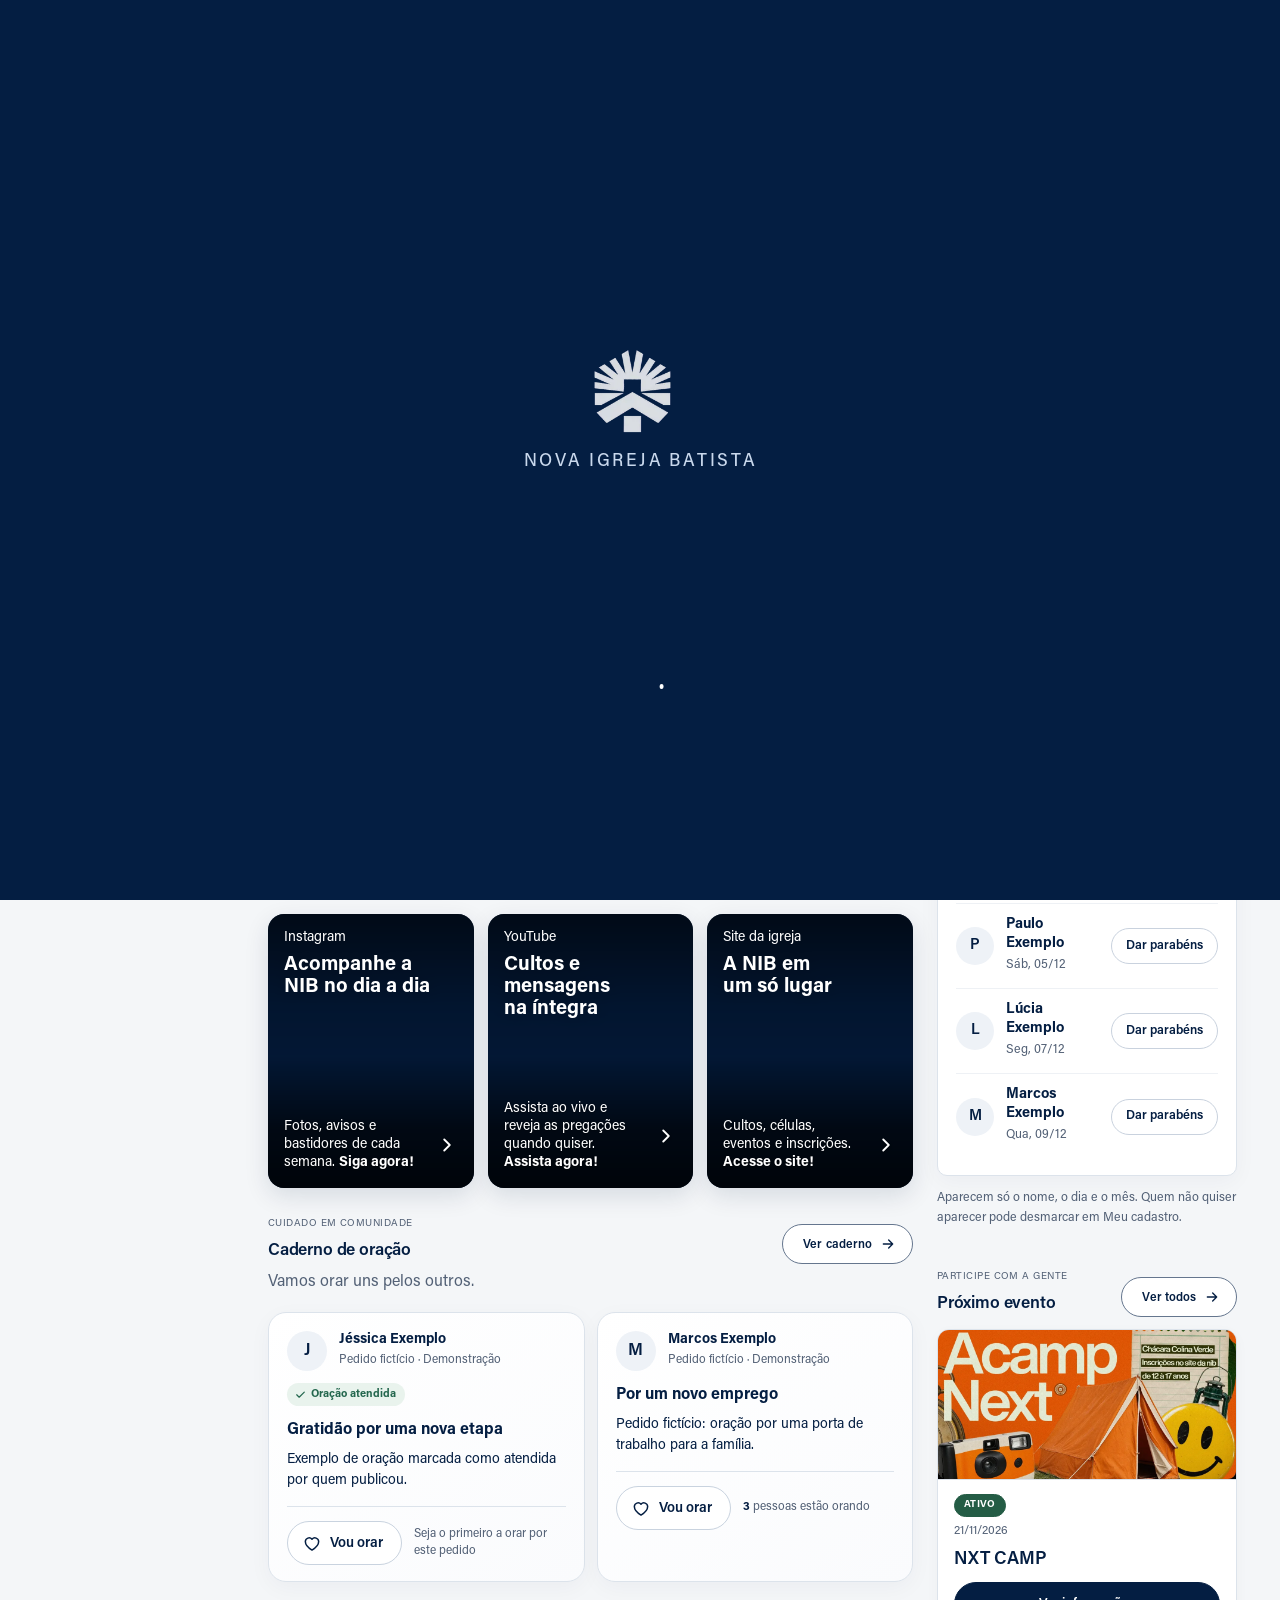
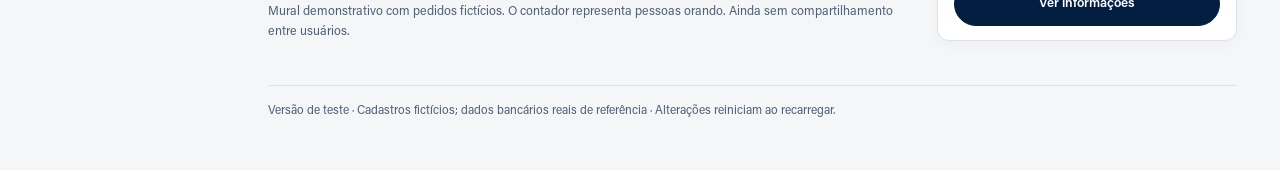
<file: aplicativo/index.html>
<!doctype html>
<html lang="pt-BR"><head><meta charset="utf-8"><meta name="viewport" content="width=device-width,initial-scale=1"><meta name="robots" content="noindex,nofollow"><meta name="color-scheme" content="light"><meta name="theme-color" content="#041e42"><link rel="manifest" href="manifest.webmanifest"><link rel="icon" type="image/png" sizes="192x192" href="assets/icons/icon-192.png"><link rel="apple-touch-icon" href="assets/icons/apple-touch-icon.png"><meta name="apple-mobile-web-app-capable" content="yes"><meta name="mobile-web-app-capable" content="yes"><meta name="apple-mobile-web-app-title" content="Nib"><meta name="apple-mobile-web-app-status-bar-style" content="default"><title>Nib · Nova Igreja Batista</title>
<link rel="stylesheet" href="assets/painel-base.css"><link rel="stylesheet" href="assets/resumo-base.css"><link rel="stylesheet" href="assets/refino-mobile-base.css"><link rel="stylesheet" href="assets/layout-mobile-base.css"><link rel="stylesheet" href="assets/navegacao-base.css"><link rel="stylesheet" href="app.css"><link rel="stylesheet" href="install.css"><script src="ambiente.js"></script>
<script src="assets/vendor/qrcode-generator-2.0.4.js" defer></script>
<script src="pix.js" defer></script>
<script src="verses.js" defer></script>
<script src="daily-content.js" defer></script><script src="moderation.js" defer></script><script src="icons.js" defer></script><script src="admin.js" defer></script><script src="site-data.js" defer></script><script src="install.js" defer></script><script src="conta.js" defer></script><script src="app.js" defer></script></head>
<body id="nib-proposta">
<div id="app-splash" class="app-splash" aria-hidden="true"><div class="splash-lockup"><span class="splash-mark"><img class="splash-logo" src="assets/splash-logo.webp" alt="" width="400" height="150"><span class="splash-gleam"><span class="splash-shine"></span></span></span><div class="splash-text"><span class="splash-sub" data-letters>Nova Igreja Batista</span></div></div><svg class="splash-spinner" viewBox="0 0 50 50" aria-hidden="true"><circle cx="25" cy="25" r="20"></circle></svg></div>
<section id="app-auth" class="app-auth" aria-labelledby="auth-title" hidden>
 <div class="auth-hero"><picture><source media="(min-width: 1024px)" srcset="assets/hero-nib.webp" width="1600" height="673"><img class="auth-hero-photo" src="assets/social-instagram.webp" alt="" width="900" height="767"></picture><img class="auth-logo" src="assets/splash-logo-final.webp" alt="Nib" width="400" height="150"><p class="auth-hero-copy"><strong>Nova Igreja Batista</strong><span>A casa de Deus · Ariquemes, RO</span></p></div>
 <div class="auth-sheet">
  <span class="auth-kicker">PLATAFORMA NIB</span>
  <h1 id="auth-title" tabindex="-1">A igreja, perto de você.</h1>
  <p class="auth-lead">Entre para acompanhar a agenda, contribuir, encontrar sua célula e orar com a comunidade.</p>
  <div class="auth-tabs seg" role="tablist" aria-label="Acesso" style="--n:2;--i:0"><span class="seg-pill" aria-hidden="true"></span>
   <button type="button" role="tab" id="tab-login" aria-controls="panel-login" aria-selected="true">Entrar</button>
   <button type="button" role="tab" id="tab-signup" aria-controls="panel-signup" aria-selected="false" tabindex="-1">Criar cadastro</button>
  </div>
  <form id="panel-login" class="auth-form" role="tabpanel" aria-labelledby="tab-login" novalidate>
   <label for="login-id">E-mail ou celular</label>
   <input id="login-id" name="login" type="text" inputmode="email" autocomplete="off" placeholder="Seu e-mail ou celular com DDD" aria-required="true">
   <label for="login-pass">Senha</label>
   <div class="auth-pass"><input id="login-pass" name="senha" type="password" autocomplete="off" aria-required="true"><button type="button" class="auth-eye" data-toggle-pass="login-pass" aria-label="Mostrar senha" aria-pressed="false"><svg viewBox="0 0 24 24" fill="none" stroke="currentColor" stroke-width="1.8" stroke-linecap="round" stroke-linejoin="round" aria-hidden="true"><path d="M2 12s3.6-7 10-7 10 7 10 7-3.6 7-10 7S2 12 2 12Z"/><circle cx="12" cy="12" r="3"/></svg></button></div>
   <button type="button" class="auth-link" id="auth-forgot">Esqueci minha senha</button>
   <p class="auth-error" id="login-error" role="alert"></p>
   <button type="submit" class="auth-primary">Entrar</button>
   <div class="auth-or"><span>ou</span></div>
   <button type="button" class="auth-secondary auth-face" id="auth-face"><svg class="face-icon" viewBox="0 0 48 48" fill="none" stroke="currentColor" stroke-width="2.6" stroke-linecap="round" stroke-linejoin="round" aria-hidden="true"><path class="face-corners" d="M6 16V11a5 5 0 0 1 5-5h5 M32 6h5a5 5 0 0 1 5 5v5 M42 32v5a5 5 0 0 1-5 5h-5 M16 42h-5a5 5 0 0 1-5-5v-5"/><path class="face-features" d="M17 18v3 M31 18v3 M24 18v8h-2 M18 32c3.5 3 8.5 3 12 0"/></svg><span>Entrar com Face ID</span></button>
   <button type="button" class="auth-secondary auth-code" id="auth-code">Receber código pelo WhatsApp</button>
  </form>
  <form id="panel-signup" class="auth-form" role="tabpanel" aria-labelledby="tab-signup" novalidate hidden>
   <label for="signup-name">Nome completo</label>
   <input id="signup-name" name="nome" type="text" autocomplete="off" aria-required="true">
   <fieldset class="auth-choice"><legend>Gênero</legend>
    <div class="choice-seg" style="--n:2">
    <label><input type="radio" name="sexo" value="m"><span>Masculino</span></label>
    <label><input type="radio" name="sexo" value="f" checked><span>Feminino</span></label>
    </div>
   </fieldset>
   <label for="signup-phone">Celular com WhatsApp</label>
   <input id="signup-phone" name="celular" type="tel" inputmode="tel" autocomplete="off" placeholder="(69) 9 9999-9999" aria-required="true">
   <label for="signup-birth">Data de nascimento</label><input id="signup-birth" name="nascimento" type="date" min="1900-01-01" autocomplete="off" required aria-required="true">
   <label for="signup-email">E-mail</label>
   <input id="signup-email" name="email" type="email" inputmode="email" autocomplete="off" aria-required="true">
   <fieldset class="auth-choice"><legend>Você já faz parte da NIB?</legend>
    <div class="choice-seg" style="--n:3">
    <label><input type="radio" name="vinculo" value="membro" checked><span>Membro</span></label>
    <label><input type="radio" name="vinculo" value="frequento"><span>Frequento</span></label>
    <label><input type="radio" name="vinculo" value="visitante"><span>Conhecendo</span></label>
    </div>
   </fieldset>
   <fieldset class="auth-choice"><legend>Você participa de uma célula?</legend>
    <div class="choice-seg" style="--n:2">
    <label><input type="radio" name="tem_celula" value="sim"><span>Sim</span></label>
    <label><input type="radio" name="tem_celula" value="nao" checked><span>Ainda não</span></label>
    </div>
   </fieldset>
   <div id="signup-cell-wrap" hidden><label for="signup-cell">Qual célula?</label><select id="signup-cell" name="celula" class="auth-select"><option value="">Escolha sua célula</option></select></div>
   <label for="signup-pass">Crie uma senha</label>
   <div class="auth-pass"><input id="signup-pass" name="senha" type="password" autocomplete="off" minlength="8" aria-describedby="signup-pass-hint" aria-required="true"><button type="button" class="auth-eye" data-toggle-pass="signup-pass" aria-label="Mostrar senha" aria-pressed="false"><svg viewBox="0 0 24 24" fill="none" stroke="currentColor" stroke-width="1.8" stroke-linecap="round" stroke-linejoin="round" aria-hidden="true"><path d="M2 12s3.6-7 10-7 10 7 10 7-3.6 7-10 7S2 12 2 12Z"/><circle cx="12" cy="12" r="3"/></svg></button></div>
   <ul class="pass-rules" id="signup-pass-hint" aria-label="A senha precisa ter"><li data-rule="len">Pelo menos 8 caracteres</li><li data-rule="upper">Uma letra maiúscula</li><li data-rule="lower">Uma letra minúscula</li><li data-rule="digit">Um número</li><li data-rule="symbol">Um símbolo, como ! @ # ou $</li></ul>
   <label for="signup-pass2">Repita a senha</label>
   <div class="auth-pass"><input id="signup-pass2" name="senha2" type="password" autocomplete="off" aria-describedby="signup-pass2-hint" aria-required="true"><button type="button" class="auth-eye" data-toggle-pass="signup-pass2" aria-label="Mostrar senha" aria-pressed="false"><svg viewBox="0 0 24 24" fill="none" stroke="currentColor" stroke-width="1.8" stroke-linecap="round" stroke-linejoin="round" aria-hidden="true"><path d="M2 12s3.6-7 10-7 10 7 10 7-3.6 7-10 7S2 12 2 12Z"/><circle cx="12" cy="12" r="3"/></svg></button></div>
   <small class="auth-hint pass-match" id="signup-pass2-hint" aria-live="polite"></small>
   <label class="auth-consent"><input type="checkbox" id="signup-consent" aria-required="true"><span>Li e aceito a <a href="https://novaigrejabatista.com.br/privacidade.html" target="_blank" rel="noopener noreferrer">política de privacidade</a> da igreja.</span></label>
   <p class="auth-error" id="signup-error" role="alert"></p>
   <button type="submit" class="auth-primary">Criar cadastro</button>
  </form>
  <p class="auth-test">Versão de teste: nada do que você digitar é enviado ou guardado. Use dados fictícios.</p>
  <nav class="auth-links" aria-label="Saiba mais"><a href="conheca.html">Conheça o aplicativo</a><button type="button" data-install="1" data-install-show hidden>Instalar no celular</button><a href="https://novaigrejabatista.com.br/" target="_blank" rel="noopener">Site da igreja</a></nav>
 </div>
</section>
<div id="face-offer" class="face-offer" role="dialog" aria-modal="true" aria-labelledby="face-offer-title" hidden><div class="face-offer-sheet"><span class="face-offer-icon"><svg class="face-icon" viewBox="0 0 48 48" fill="none" stroke="currentColor" stroke-width="2.6" stroke-linecap="round" stroke-linejoin="round" aria-hidden="true"><path class="face-corners" d="M6 16V11a5 5 0 0 1 5-5h5 M32 6h5a5 5 0 0 1 5 5v5 M42 32v5a5 5 0 0 1-5 5h-5 M16 42h-5a5 5 0 0 1-5-5v-5"/><path class="face-features" d="M17 18v3 M31 18v3 M24 18v8h-2 M18 32c3.5 3 8.5 3 12 0"/></svg></span><h2 id="face-offer-title">Entrar com Face ID nas próximas vezes?</h2><p>Você entra só olhando para o celular, sem digitar a senha. Seu rosto fica apenas no aparelho: a igreja não recebe nenhuma imagem.</p><button type="button" class="auth-primary" id="face-enable">Ativar Face ID</button><button type="button" class="auth-link face-later" id="face-later">Agora não</button><small class="auth-test">Simulação nesta versão de teste.</small></div></div>
<div id="face-scan" class="face-scan" role="status" aria-live="polite" hidden><div class="face-scan-card"><span class="face-scan-icon"><svg class="face-icon" viewBox="0 0 48 48" fill="none" stroke="currentColor" stroke-width="2.6" stroke-linecap="round" stroke-linejoin="round" aria-hidden="true"><path class="face-corners" d="M6 16V11a5 5 0 0 1 5-5h5 M32 6h5a5 5 0 0 1 5 5v5 M42 32v5a5 5 0 0 1-5 5h-5 M16 42h-5a5 5 0 0 1-5-5v-5"/><path class="face-features" d="M17 18v3 M31 18v3 M24 18v8h-2 M18 32c3.5 3 8.5 3 12 0"/></svg><svg class="face-check" viewBox="0 0 48 48" fill="none" stroke="currentColor" stroke-width="3" stroke-linecap="round" stroke-linejoin="round" aria-hidden="true"><circle cx="24" cy="24" r="19"/><path d="m15.5 24.5 6 6 11-12"/></svg></span><span class="face-scan-text">Face ID</span></div></div>
<div id="app-enter" class="app-enter" aria-hidden="true" hidden><span class="enter-halo"></span><span class="enter-mark"><img class="enter-brasao" src="assets/brasao-branco.webp" alt="" width="271" height="293"><span class="enter-shine"></span></span></div>
<section id="app-onboarding" class="app-onboarding" aria-roledescription="apresentação" aria-label="Conheça o aplicativo" hidden>
 <button type="button" class="onb-skip" id="onb-skip" aria-label="Pular a apresentação e não mostrar novamente"><span>Pular</span><svg viewBox="0 0 24 24" fill="none" stroke="currentColor" stroke-width="2.2" stroke-linecap="round" stroke-linejoin="round" aria-hidden="true"><path d="m9 6 6 6-6 6"/></svg></button>
 <div class="onb-track" id="onb-track">
  <article class="onb-slide" aria-label="1 de 4"><div class="onb-media"><img src="assets/social-instagram.webp" alt="" width="900" height="767"><span class="onb-badge" aria-hidden="true"><svg viewBox="0 0 24 24" fill="none" stroke="currentColor" stroke-width="1.8" stroke-linecap="round" stroke-linejoin="round"><path d="M3 10.5 12 3l9 7.5V21H3z"/><path d="M9 21v-6h6v6"/></svg></span></div><div class="onb-copy"><span class="onb-step">Boas-vindas, <b data-member-first>Jéssica</b></span><h2>Sua igreja na palma da mão</h2><p>Na inicial você encontra a palavra do dia, a agenda e os atalhos para tudo o que precisa.</p></div></article>
  <article class="onb-slide" aria-label="2 de 4"><div class="onb-media"><img src="assets/social-youtube.webp" alt="" width="900" height="767"><span class="onb-badge" aria-hidden="true"><svg viewBox="0 0 24 24" fill="none" stroke="currentColor" stroke-width="1.8" stroke-linecap="round" stroke-linejoin="round"><rect x="3" y="4.5" width="18" height="16" rx="2"/><path d="M3 9.5h18M8 2.5v4M16 2.5v4"/></svg></span></div><div class="onb-copy"><span class="onb-step">Agenda e eventos</span><h2>Nunca perca um encontro</h2><p>Veja cultos, escola bíblica e eventos no calendário e veja as inscrições abertas.</p></div></article>
  <article class="onb-slide" aria-label="3 de 4"><div class="onb-media"><img src="assets/hero-nib.webp" alt="" width="1600" height="673"><span class="onb-badge" aria-hidden="true"><svg viewBox="0 0 24 24" fill="none" stroke="currentColor" stroke-width="1.8" stroke-linecap="round" stroke-linejoin="round"><path d="M12 20.5s-7.5-4.6-9.2-9.6C1.6 7.2 4 4 7.3 4c2 0 3.5 1.1 4.7 2.7C13.2 5.1 14.7 4 16.7 4 20 4 22.4 7.2 21.2 10.9c-1.7 5-9.2 9.6-9.2 9.6Z"/></svg></span></div><div class="onb-copy"><span class="onb-step">Generosidade</span><h2>Contribua com praticidade</h2><p>Dízimos e ofertas com os dados oficiais da igreja, sempre à mão quando você precisar.</p></div></article>
  <article class="onb-slide" aria-label="4 de 4"><div class="onb-media"><img src="assets/social-site.webp" alt="" width="900" height="767"><span class="onb-badge" aria-hidden="true"><svg viewBox="0 0 24 24" fill="none" stroke="currentColor" stroke-width="1.8" stroke-linecap="round" stroke-linejoin="round"><circle cx="9" cy="8" r="3.2"/><circle cx="17" cy="9.5" r="2.5"/><path d="M3 20c.6-3.4 3-5.5 6-5.5s5.4 2.1 6 5.5M15 15.2c2.6-.4 5 1.3 6 4.8"/></svg></span></div><div class="onb-copy"><span class="onb-step">Células</span><h2>Caminhe em comunidade</h2><p>Encontre uma célula perto de você e fale com o líder pelo WhatsApp.</p></div></article>
 </div>
 <div class="onb-footer"><div class="onb-dots" id="onb-dots" aria-hidden="true"><span class="is-active"></span><span></span><span></span><span></span></div><button type="button" class="auth-primary onb-next" id="onb-next">Próximo</button></div>
</section>
<header><a class="brand" href="#inicio" data-view="inicio"><img class="brand-logo" src="assets/logo.svg" alt="Nova Igreja Batista" width="100" height="42"><span>Nova Igreja Batista<time id="header-date" class="header-date"></time></span></a><div class="header-right"><div class="header-view-as" id="header-view-as" hidden></div><span class="workspace" id="account">Jéssica Exemplo · Membro</span><details class="test-options"><summary class="site-link"><span class="test-label-desktop">Versão de teste</span><span class="test-label-mobile">Teste</span></summary><div class="test-options-panel"><strong>Ambiente demonstrativo</strong><p>Cadastros fictícios. Dados bancários públicos da igreja são reais e aparecem identificados. Sem inscrições ou pagamentos pelo aplicativo.</p><label for="demo-context">Testar experiência</label><select id="demo-context" autocomplete="off"><option value="membro">Membro</option><option value="secretaria">Secretaria da igreja</option><option value="pastoral">Liderança Pastoral</option><option value="tesouraria">Tesouraria</option></select><p class="note">Este seletor não é autenticação ou controle de acesso.</p><label class="test-toggle"><input type="checkbox" id="simulate-service"> Simular dia de culto (check-in aberto)</label><label class="test-toggle"><input type="checkbox" id="simulate-birthday"> Simular meu aniversário</label><button type="button" class="site-link replay-flow" id="replay-flow">Ver login e orientação de novo</button></div></details></div><div class="mobile-header-actions"><button type="button" class="header-icon" id="header-notices" aria-haspopup="dialog" aria-controls="notices-dialog" aria-label="Avisos da igreja"><svg viewBox="0 0 24 24" fill="none" stroke="currentColor" stroke-width="1.8" stroke-linecap="round" stroke-linejoin="round" aria-hidden="true"><path d="M18 8a6 6 0 0 0-12 0c0 7-3 7-3 9h18c0-2-3-2-3-9 M10 21h4"/></svg></button><button type="button" id="header-menu" class="header-icon" aria-label="Abrir menu" aria-controls="mobile-drawer" aria-expanded="false"><svg viewBox="0 0 24 24" fill="none" stroke="currentColor" stroke-width="1.8" stroke-linecap="round" aria-hidden="true"><path d="M4 6h16 M4 12h16 M4 18h16"/></svg></button></div></header>
<dialog id="mobile-drawer" aria-labelledby="drawer-title"><div class="drawer-heading"><div class="menu-brand"><img src="assets/logo.svg" alt="Nova Igreja Batista" width="72" height="34"><div><h2 id="drawer-title">Menu</h2><p>Sua conta e sua vida na igreja</p></div></div><button type="button" id="drawer-close" aria-label="Fechar menu"><svg class="back-arrow" viewBox="0 0 24 24" fill="none" stroke="currentColor" stroke-width="2" stroke-linecap="round" stroke-linejoin="round" aria-hidden="true"><path d="M19 12H5 M11 6l-6 6 6 6"/></svg><span>Voltar</span></button></div><div id="menu-profile"></div><nav id="mobile-navigation" aria-label="Navegação no celular"></nav><button type="button" class="logout-btn" data-logout="1"><svg viewBox="0 0 24 24" fill="none" stroke="currentColor" stroke-width="1.8" stroke-linecap="round" stroke-linejoin="round" aria-hidden="true"><path d="M15 4h3a2 2 0 0 1 2 2v12a2 2 0 0 1-2 2h-3 M10 16l-4-4 4-4 M6 12h10"/></svg><span>Sair da conta</span></button><div class="drawer-test"><label for="demo-context-mobile">Experiência de teste</label><select id="demo-context-mobile"><option value="membro">Membro</option><option value="secretaria">Secretaria da igreja</option><option value="pastoral">Liderança Pastoral</option><option value="tesouraria">Tesouraria</option></select><label class="test-toggle"><input type="checkbox" id="simulate-birthday-mobile"> Simular meu aniversário</label><p>Perfis demonstrativos, sem autenticação real.</p></div></dialog>
<div class="layout"><aside><button class="nib-sidebar-toggle" id="sidebar-toggle" type="button" aria-controls="navigation" aria-expanded="true" aria-label="Recolher menu lateral"></button><div class="sidebar-label">PLATAFORMA NIB</div><nav id="navigation" aria-label="Navegação principal"></nav><p class="aside-note">Um só lugar para caminhar com a sua igreja.</p><div class="sidebar-bottom"><span>Nova Igreja Batista</span><small>Aplicativo em desenvolvimento</small></div><button type="button" class="logout-btn is-side" data-logout="1"><svg viewBox="0 0 24 24" fill="none" stroke="currentColor" stroke-width="1.8" stroke-linecap="round" stroke-linejoin="round" aria-hidden="true"><path d="M15 4h3a2 2 0 0 1 2 2v12a2 2 0 0 1-2 2h-3 M10 16l-4-4 4-4 M6 12h10"/></svg><span>Sair da conta</span></button></aside>
<main id="main"><nav class="mobile-backbar" id="mobile-return" aria-label="Retornar" hidden><a id="mobile-back" data-back href="#inicio"><svg class="back-arrow" viewBox="0 0 24 24" fill="none" stroke="currentColor" stroke-width="2" stroke-linecap="round" stroke-linejoin="round" aria-hidden="true"><path d="M19 12H5 M11 6l-6 6 6 6"/></svg><span>Voltar</span></a></nav><span class="eyebrow" id="eyebrow">BOAS-VINDAS</span><h1 id="heading" tabindex="-1">Sua igreja, perto de você.</h1><p class="lead" id="description">Seu cadastro, encontros e próximos passos na comunidade.</p><div id="content"></div><p id="feedback" class="message" role="status" aria-live="polite" aria-atomic="true"></p><p id="sr-status" class="sr-only" role="status" aria-live="polite" aria-atomic="true"></p><p class="preview-note">Versão de teste · Cadastros fictícios; dados bancários reais de referência · Alterações reiniciam ao recarregar.</p></main></div><nav id="bottom-nav" class="bottom-bar" aria-label="Acessos do membro" hidden></nav><dialog id="notices-dialog" aria-labelledby="notices-title"><div class="popup-heading"><span class="popup-kicker">PLATAFORMA NIB</span><button type="button" id="notices-close" class="popup-close" aria-label="Fechar notificações"><svg viewBox="0 0 24 24" fill="none" stroke="currentColor" stroke-width="1.8" stroke-linecap="round" aria-hidden="true"><path d="m6 6 12 12 M18 6 6 18"/></svg></button><h2 id="notices-title">Notificações</h2><p>Avisos da igreja e o que acontece com os seus pedidos.</p></div><div class="notices-empty"><div class="notices-symbol" aria-hidden="true"><svg viewBox="0 0 24 24" fill="none" stroke="currentColor" stroke-width="1.8" stroke-linecap="round" stroke-linejoin="round"><path d="M18 8a6 6 0 0 0-12 0c0 7-3 7-3 9h18c0-2-3-2-3-9 M10 21h4"/></svg></div><h3>Tudo em dia por aqui</h3><p>Quando a igreja publicar um aviso ou responder a um pedido seu, ele aparece aqui.</p></div><div class="popup-actions"><button type="button" data-view="informacoes">Ver informações da igreja</button></div></dialog></body></html>
</file>
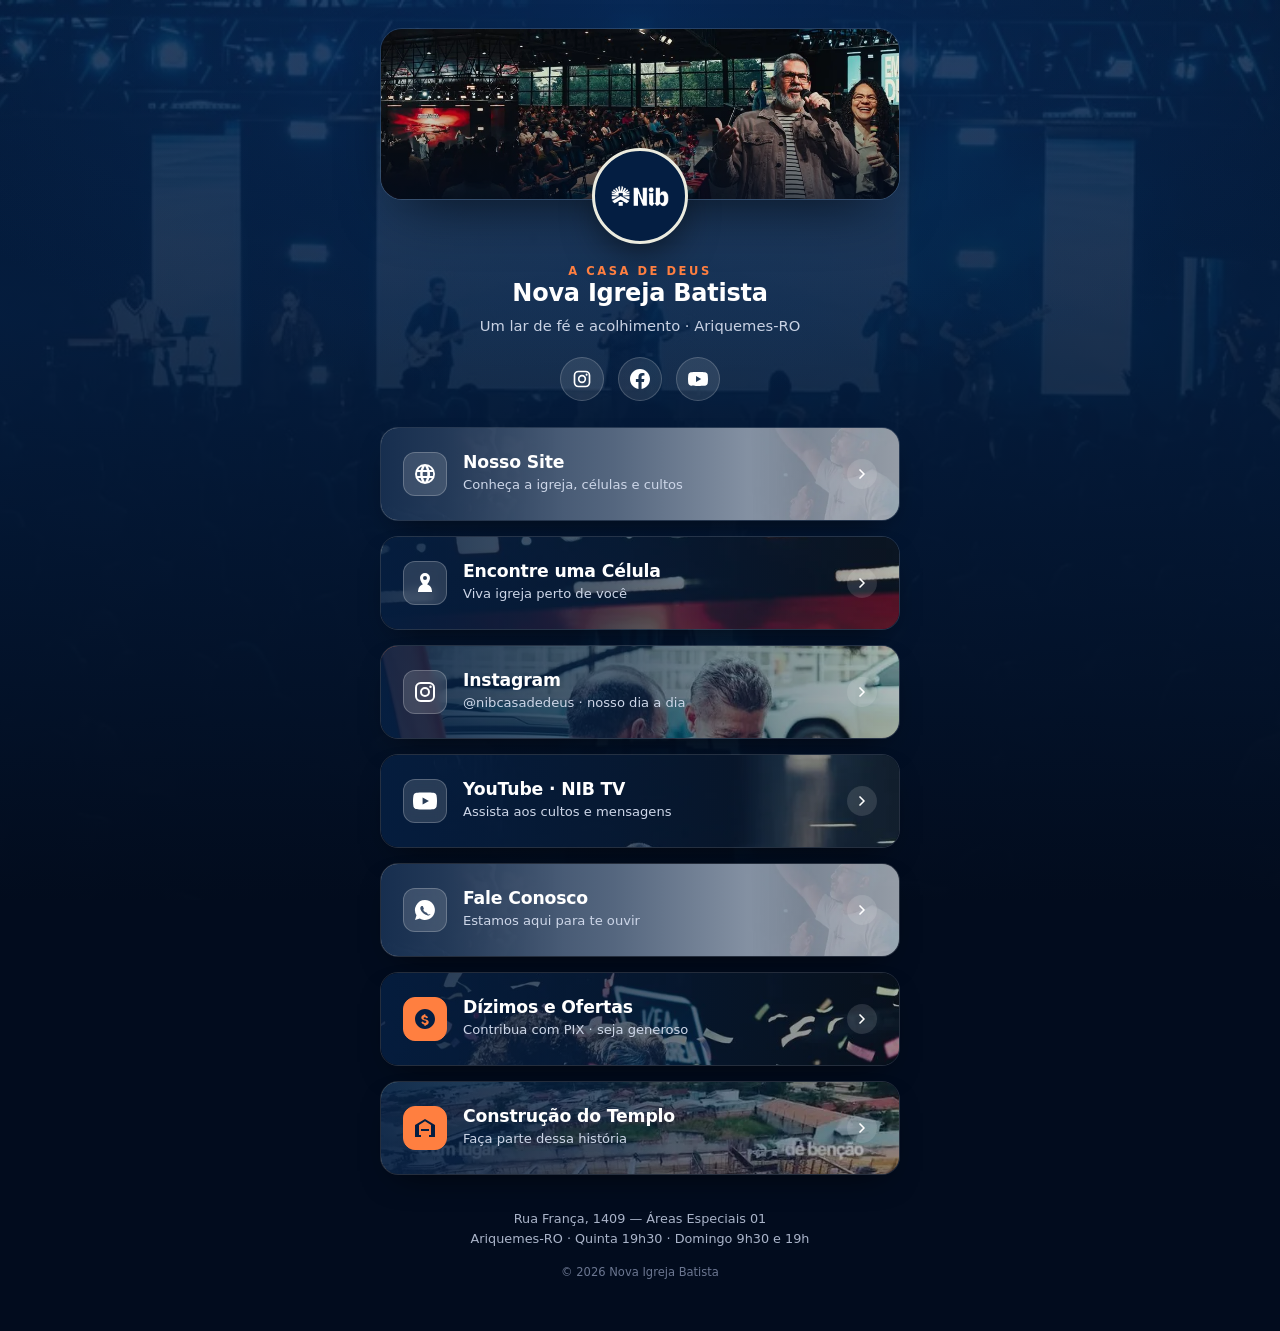
<file: linkdabio/index.html>
<!DOCTYPE html>
<html lang="pt-BR">
<head>
<meta charset="UTF-8">
<meta name="viewport" content="width=device-width, initial-scale=1">
<title>Nova Igreja Batista · Links</title>
<meta name="description" content="Nova Igreja Batista - A Casa de Deus. Acesse nossos canais: site, Instagram, YouTube, contato, dízimos e ofertas, e a construção do novo templo.">
<meta property="og:title" content="Nova Igreja Batista · Links">
<meta property="og:description" content="Um lar de fé e acolhimento. Todos os nossos canais em um só lugar.">
<meta property="og:image" content="img/capa.webp">
<meta name="theme-color" content="#041e42">
<link rel="icon" href="img/simbolo.png">
<style>
:root{
  --navy:#041e42;
  --navy-2:#03152f;
  --navy-3:#020c1e;
  --marfim:#EBEBDF;
  --laranja:#FF7F40;
  --azul-luz:#0d3a7a;
}
*{box-sizing:border-box;margin:0;padding:0}
html{scroll-behavior:smooth;-webkit-text-size-adjust:100%}
body{
  font-family:"Acumin Pro",system-ui,-apple-system,"Segoe UI",sans-serif;
  color:#fff;line-height:1.5;min-height:100vh;
  background:var(--navy-3);
  -webkit-font-smoothing:antialiased;
}
img{display:block;max-width:100%}
a{text-decoration:none;color:inherit}

/* fundo fixo com foto + overlay */
.bg{position:fixed;inset:0;z-index:-2;
  background:#05070d url('img/fundo.webp') center center/cover no-repeat}
.bg::after{content:"";position:absolute;inset:0;
  background:
    radial-gradient(120% 80% at 50% 0%,rgba(13,58,122,.4) 0%,transparent 55%),
    linear-gradient(180deg,rgba(4,30,66,.82) 0%,rgba(4,30,66,.9) 35%,rgba(2,12,30,.96) 100%)}

/* container central */
.wrap{max-width:560px;margin:0 auto;padding:0 20px 50px;position:relative}

/* ===== topo: capa + logo ===== */
.header{padding-top:28px;text-align:center}
.cover{position:relative;border-radius:22px;overflow:hidden;
  box-shadow:0 24px 60px -24px rgba(0,0,0,.7);border:1px solid rgba(255,255,255,.12)}
.cover img{width:100%;height:170px;object-fit:cover;object-position:center 30%}
.cover::after{content:"";position:absolute;inset:0;
  background:linear-gradient(to top,rgba(2,12,30,.72),transparent 60%)}
/* logo sobreposta */
.brand{margin-top:-52px;position:relative;z-index:2;display:flex;flex-direction:column;align-items:center;gap:14px}
.brand-badge{width:96px;height:96px;border-radius:50%;flex:0 0 auto;
  background:var(--navy);border:3px solid var(--marfim);
  display:grid;place-items:center;padding:16px;
  box-shadow:0 16px 40px -12px rgba(0,0,0,.7)}
.brand-badge img{width:100%;height:100%;object-fit:contain}
.brand h1{font-size:1.5rem;font-weight:700;letter-spacing:-.01em;line-height:1.1}
.brand .sub{font-size:.72rem;font-weight:600;letter-spacing:.22em;text-transform:uppercase;color:var(--laranja);margin-top:5px}
.brand .tag{font-size:.92rem;color:#c9d2e4;margin-top:8px;font-weight:400}

/* mini redes (linha de ícones rápidos) */
.mini-social{display:flex;justify-content:center;gap:14px;margin-top:20px}
.mini-social a{width:44px;height:44px;border-radius:50%;flex:0 0 auto;
  display:grid;place-items:center;color:#fff;
  background:rgba(255,255,255,.1);border:1px solid rgba(255,255,255,.18);
  backdrop-filter:blur(8px);-webkit-backdrop-filter:blur(8px);transition:.25s}
.mini-social a svg{width:20px;height:20px;fill:currentColor}
.mini-social a:hover{background:var(--laranja);border-color:var(--laranja);color:var(--navy);transform:translateY(-3px)}

/* ===== banners (links) ===== */
.links{margin-top:26px;display:flex;flex-direction:column;gap:15px}
.link-banner{position:relative;display:block;border-radius:18px;overflow:hidden;
  min-height:92px;border:1px solid rgba(255,255,255,.14);
  box-shadow:0 14px 34px -18px rgba(0,0,0,.8);
  transition:transform .3s cubic-bezier(.2,.7,.2,1),box-shadow .3s,border-color .3s;
  isolation:isolate}
.link-banner .lb-bg{position:absolute;inset:0;z-index:-2;
  background-size:cover;background-position:center;transition:transform .5s cubic-bezier(.2,.7,.2,1)}
.link-banner::after{content:"";position:absolute;inset:0;z-index:-1;
  background:linear-gradient(90deg,rgba(4,30,66,.9) 0%,rgba(4,30,66,.68) 45%,rgba(4,30,66,.28) 100%)}
.link-banner:hover{transform:translateY(-4px) scale(1.01);border-color:rgba(255,127,64,.55);
  box-shadow:0 22px 44px -18px rgba(255,127,64,.4)}
.link-banner:hover .lb-bg{transform:scale(1.08)}
.link-banner:active{transform:translateY(-1px) scale(.997)}
/* barra laranja no topo (hover) */
.link-banner .lb-top{position:absolute;top:0;left:0;height:3px;width:0;background:var(--laranja);z-index:3;transition:.4s}
.link-banner:hover .lb-top{width:100%}
.lb-content{position:relative;z-index:2;display:flex;align-items:center;gap:16px;padding:20px 22px;min-height:92px}
.lb-icon{width:44px;height:44px;border-radius:12px;flex:0 0 auto;display:grid;place-items:center;
  background:rgba(255,255,255,.14);border:1px solid rgba(255,255,255,.22);backdrop-filter:blur(6px)}
.lb-icon svg{width:24px;height:24px;fill:#fff}
.lb-text{flex:1;min-width:0}
.lb-text .lb-title{font-size:1.08rem;font-weight:700;letter-spacing:-.01em;line-height:1.15}
.lb-text .lb-desc{font-size:.82rem;color:#cdd6e8;margin-top:2px;font-weight:400}
.lb-arrow{flex:0 0 auto;width:30px;height:30px;border-radius:50%;display:grid;place-items:center;
  background:rgba(255,255,255,.12);transition:.3s}
.lb-arrow svg{width:16px;height:16px;fill:none;stroke:#fff;stroke-width:2.5;stroke-linecap:round;stroke-linejoin:round;transition:.3s}
.link-banner:hover .lb-arrow{background:var(--laranja)}
.link-banner:hover .lb-arrow svg{stroke:var(--navy);transform:translateX(2px)}

/* destaque: dízimos e construção */
.link-banner.is-featured .lb-icon{background:var(--laranja);border-color:var(--laranja)}
.link-banner.is-featured .lb-icon svg{fill:var(--navy)}

/* ===== rodapé ===== */
.foot{margin-top:34px;text-align:center}
.foot .addr{font-size:.8rem;color:#aab4c9;line-height:1.6}
.foot .copy{font-size:.72rem;color:#6b7690;margin-top:14px}
.foot .copy a{color:var(--laranja)}

/* animação de entrada */
@keyframes fadeUp{from{opacity:0;transform:translateY(16px)}to{opacity:1;transform:none}}
.anim{opacity:0;animation:fadeUp .55s cubic-bezier(.2,.7,.2,1) forwards}
.anim:nth-child(1){animation-delay:.05s}
.anim:nth-child(2){animation-delay:.12s}
.anim:nth-child(3){animation-delay:.19s}
.anim:nth-child(4){animation-delay:.26s}
.anim:nth-child(5){animation-delay:.33s}
.anim:nth-child(6){animation-delay:.40s}
@media(prefers-reduced-motion:reduce){.anim{animation:none;opacity:1}}

@media(max-width:420px){
  .cover img{height:140px}
  .brand h1{font-size:1.35rem}
  .lb-content{padding:18px 18px}
  .lb-text .lb-title{font-size:1rem}
}
</style>
</head>
<body>
<div class="bg"></div>

<main class="wrap">
  <!-- topo: capa + logo -->
  <header class="header">
    <div class="cover anim"><img src="img/capa.webp" alt="Nova Igreja Batista"></div>
    <div class="brand anim">
      <div class="brand-badge"><img src="img/brasao.webp" alt="Nib"></div>
      <div>
        <div class="sub">A Casa de Deus</div>
        <h1>Nova Igreja Batista</h1>
        <p class="tag">Um lar de fé e acolhimento · Ariquemes-RO</p>
      </div>
    </div>

    <!-- mini redes -->
    <div class="mini-social anim">
      <a href="https://www.instagram.com/nibcasadedeus/" target="_blank" rel="noopener" aria-label="Instagram">
        <svg viewBox="0 0 24 24"><path d="M7.75 2h8.5A5.76 5.76 0 0 1 22 7.75v8.5A5.76 5.76 0 0 1 16.25 22h-8.5A5.76 5.76 0 0 1 2 16.25v-8.5A5.76 5.76 0 0 1 7.75 2Zm0 2A3.75 3.75 0 0 0 4 7.75v8.5A3.75 3.75 0 0 0 7.75 20h8.5A3.75 3.75 0 0 0 20 16.25v-8.5A3.75 3.75 0 0 0 16.25 4h-8.5ZM17.5 5.5a1.25 1.25 0 1 1 0 2.5 1.25 1.25 0 0 1 0-2.5ZM12 7a5 5 0 1 1 0 10 5 5 0 0 1 0-10Zm0 2a3 3 0 1 0 0 6 3 3 0 0 0 0-6Z"/></svg>
      </a>
      <a href="https://www.facebook.com/nibcasadedeus" target="_blank" rel="noopener" aria-label="Facebook">
        <svg viewBox="0 0 24 24"><path d="M24 12.07C24 5.4 18.63 0 12 0S0 5.4 0 12.07C0 18.1 4.39 23.1 10.13 24v-8.44H7.08v-3.49h3.05V9.41c0-3.03 1.79-4.7 4.53-4.7 1.31 0 2.69.24 2.69.24v2.97h-1.51c-1.49 0-1.95.93-1.95 1.89v2.26h3.32l-.53 3.49h-2.79V24C19.61 23.1 24 18.1 24 12.07Z"/></svg>
      </a>
      <a href="https://www.youtube.com/@nibcasadedeus" target="_blank" rel="noopener" aria-label="YouTube">
        <svg viewBox="0 0 24 24"><path d="M23.5 6.2a3 3 0 0 0-2.1-2.1C19.5 3.6 12 3.6 12 3.6s-7.5 0-9.4.5A3 3 0 0 0 .5 6.2 31.6 31.6 0 0 0 0 12a31.6 31.6 0 0 0 .5 5.8 3 3 0 0 0 2.1 2.1c1.9.5 9.4.5 9.4.5s7.5 0 9.4-.5a3 3 0 0 0 2.1-2.1A31.6 31.6 0 0 0 24 12a31.6 31.6 0 0 0-.5-5.8ZM9.6 15.6V8.4l6.3 3.6-6.3 3.6Z"/></svg>
      </a>
    </div>
  </header>

  <!-- banners de links -->
  <nav class="links">
    <!-- Site -->
    <a class="link-banner anim" href="https://novaigrejabatista.com.br" target="_blank" rel="noopener">
      <div class="lb-bg" style="background-image:url('img/site.webp')"></div>
      <span class="lb-top"></span>
      <div class="lb-content">
        <span class="lb-icon"><svg viewBox="0 0 24 24"><path d="M12 2a10 10 0 100 20 10 10 0 000-20zm6.9 6h-2.6a15.5 15.5 0 00-1.3-3.4A8 8 0 0118.9 8zM12 4c.8 1.2 1.4 2.5 1.8 4h-3.6c.4-1.5 1-2.8 1.8-4zM4.3 14a8 8 0 010-4h3a17.7 17.7 0 000 4h-3zm.8 2h2.6a15.5 15.5 0 001.3 3.4A8 8 0 015.1 16zm2.6-8H5.1a8 8 0 013.9-3.4A15.5 15.5 0 007.7 8zM12 20c-.8-1.2-1.4-2.5-1.8-4h3.6c-.4 1.5-1 2.8-1.8 4zm2.2-6H9.8a15.6 15.6 0 010-4h4.4a15.6 15.6 0 010 4zm.8 5.4a15.5 15.5 0 001.3-3.4h2.6a8 8 0 01-3.9 3.4zM16.9 14a17.7 17.7 0 000-4h3a8 8 0 010 4h-3z"/></svg></span>
        <div class="lb-text">
          <div class="lb-title">Nosso Site</div>
          <div class="lb-desc">Conheça a igreja, células e cultos</div>
        </div>
        <span class="lb-arrow"><svg viewBox="0 0 24 24"><path d="M9 6l6 6-6 6"/></svg></span>
      </div>
    </a>

    <!-- Células -->
    <a class="link-banner anim" href="https://novaigrejabatista.com.br/#celulas" target="_blank" rel="noopener">
      <div class="lb-bg" style="background-image:url('img/instagram.webp')"></div>
      <span class="lb-top"></span>
      <div class="lb-content">
        <span class="lb-icon"><svg viewBox="0 0 24 24"><path d="M12 2a5 5 0 015 5c0 2.5-2 5.5-5 9-3-3.5-5-6.5-5-9a5 5 0 015-5zm0 3a2 2 0 100 4 2 2 0 000-4zM5 20a7 7 0 0114 0v1H5v-1z"/></svg></span>
        <div class="lb-text">
          <div class="lb-title">Encontre uma Célula</div>
          <div class="lb-desc">Viva igreja perto de você</div>
        </div>
        <span class="lb-arrow"><svg viewBox="0 0 24 24"><path d="M9 6l6 6-6 6"/></svg></span>
      </div>
    </a>

    <!-- Instagram -->
    <a class="link-banner anim" href="https://www.instagram.com/nibcasadedeus/" target="_blank" rel="noopener">
      <div class="lb-bg" style="background-image:url('img/contato.webp')"></div>
      <span class="lb-top"></span>
      <div class="lb-content">
        <span class="lb-icon"><svg viewBox="0 0 24 24"><path d="M7.75 2h8.5A5.76 5.76 0 0 1 22 7.75v8.5A5.76 5.76 0 0 1 16.25 22h-8.5A5.76 5.76 0 0 1 2 16.25v-8.5A5.76 5.76 0 0 1 7.75 2Zm0 2A3.75 3.75 0 0 0 4 7.75v8.5A3.75 3.75 0 0 0 7.75 20h8.5A3.75 3.75 0 0 0 20 16.25v-8.5A3.75 3.75 0 0 0 16.25 4h-8.5ZM17.5 5.5a1.25 1.25 0 1 1 0 2.5 1.25 1.25 0 0 1 0-2.5ZM12 7a5 5 0 1 1 0 10 5 5 0 0 1 0-10Zm0 2a3 3 0 1 0 0 6 3 3 0 0 0 0-6Z"/></svg></span>
        <div class="lb-text">
          <div class="lb-title">Instagram</div>
          <div class="lb-desc">@nibcasadedeus · nosso dia a dia</div>
        </div>
        <span class="lb-arrow"><svg viewBox="0 0 24 24"><path d="M9 6l6 6-6 6"/></svg></span>
      </div>
    </a>

    <!-- YouTube -->
    <a class="link-banner anim" href="https://www.youtube.com/@nibcasadedeus" target="_blank" rel="noopener">
      <div class="lb-bg" style="background-image:url('img/youtube.webp')"></div>
      <span class="lb-top"></span>
      <div class="lb-content">
        <span class="lb-icon"><svg viewBox="0 0 24 24"><path d="M23.5 6.2a3 3 0 0 0-2.1-2.1C19.5 3.6 12 3.6 12 3.6s-7.5 0-9.4.5A3 3 0 0 0 .5 6.2 31.6 31.6 0 0 0 0 12a31.6 31.6 0 0 0 .5 5.8 3 3 0 0 0 2.1 2.1c1.9.5 9.4.5 9.4.5s7.5 0 9.4-.5a3 3 0 0 0 2.1-2.1A31.6 31.6 0 0 0 24 12a31.6 31.6 0 0 0-.5-5.8ZM9.6 15.6V8.4l6.3 3.6-6.3 3.6Z"/></svg></span>
        <div class="lb-text">
          <div class="lb-title">YouTube · NIB TV</div>
          <div class="lb-desc">Assista aos cultos e mensagens</div>
        </div>
        <span class="lb-arrow"><svg viewBox="0 0 24 24"><path d="M9 6l6 6-6 6"/></svg></span>
      </div>
    </a>

    <!-- Fale conosco (WhatsApp) -->
    <a class="link-banner anim" href="https://wa.me/5569000000000?text=Ol%C3%A1!%20Vim%20pelo%20Instagram%20e%20gostaria%20de%20falar%20com%20a%20igreja." target="_blank" rel="noopener">
      <div class="lb-bg" style="background-image:url('img/site.webp')"></div>
      <span class="lb-top"></span>
      <div class="lb-content">
        <span class="lb-icon"><svg viewBox="0 0 24 24"><path d="M12 2a10 10 0 00-8.5 15.3L2 22l4.8-1.4A10 10 0 1012 2zm5.5 14.2c-.2.6-1.2 1.1-1.7 1.2-.4.1-1 .1-1.6-.1-.4-.1-.9-.3-1.5-.5-2.6-1.1-4.3-3.7-4.4-3.9-.1-.2-1-1.4-1-2.6 0-1.2.6-1.8.9-2 .2-.2.5-.3.7-.3h.5c.2 0 .4 0 .6.5l.8 1.9c.1.2.1.4 0 .5l-.4.5c-.1.2-.3.3-.1.6.1.3.7 1.1 1.4 1.7.9.8 1.6 1 .9.6.2-.1.4-.1.5 0l1.3 1.3c.4.4.5.5.5.9z"/></svg></span>
        <div class="lb-text">
          <div class="lb-title">Fale Conosco</div>
          <div class="lb-desc">Estamos aqui para te ouvir</div>
        </div>
        <span class="lb-arrow"><svg viewBox="0 0 24 24"><path d="M9 6l6 6-6 6"/></svg></span>
      </div>
    </a>

    <!-- Dízimos e Ofertas (destaque) -->
    <a class="link-banner is-featured anim" href="https://novaigrejabatista.com.br/#contribuicoes" target="_blank" rel="noopener">
      <div class="lb-bg" style="background-image:url('img/dizimo.webp')"></div>
      <span class="lb-top"></span>
      <div class="lb-content">
        <span class="lb-icon"><svg viewBox="0 0 24 24"><path d="M12 2C6.5 2 2 6.5 2 12s4.5 10 10 10 10-4.5 10-10S17.5 2 12 2zm.9 15.5v1.2h-1.6v-1.2c-1.4-.2-2.6-.9-2.9-2.5l1.6-.5c.2.9.9 1.4 1.9 1.4.9 0 1.5-.4 1.5-1.1 0-.6-.4-1-1.6-1.3l-.9-.2c-1.7-.4-2.6-1.3-2.6-2.7 0-1.3 1-2.3 2.5-2.6V7.3h1.6v1.2c1.3.2 2.2.9 2.6 2.2l-1.6.6c-.2-.7-.7-1.1-1.5-1.1-.8 0-1.3.4-1.3 1 0 .5.4.9 1.4 1.1l.9.2c1.9.4 2.8 1.3 2.8 2.8 0 1.4-1 2.5-2.7 2.9z"/></svg></span>
        <div class="lb-text">
          <div class="lb-title">Dízimos e Ofertas</div>
          <div class="lb-desc">Contribua com PIX · seja generoso</div>
        </div>
        <span class="lb-arrow"><svg viewBox="0 0 24 24"><path d="M9 6l6 6-6 6"/></svg></span>
      </div>
    </a>

    <!-- Construção do Templo (destaque) -->
    <a class="link-banner is-featured anim" href="https://novaigrejabatista.com.br/#construcao" target="_blank" rel="noopener">
      <div class="lb-bg" style="background-image:url('img/construcao.webp')"></div>
      <span class="lb-top"></span>
      <div class="lb-content">
        <span class="lb-icon"><svg viewBox="0 0 24 24"><path d="M12 3L2 9v12h6v-6h8v6h6V9L12 3zm0 2.3l6 3.6V19h-2v-6H8v6H6V8.9l6-3.6z"/></svg></span>
        <div class="lb-text">
          <div class="lb-title">Construção do Templo</div>
          <div class="lb-desc">Faça parte dessa história</div>
        </div>
        <span class="lb-arrow"><svg viewBox="0 0 24 24"><path d="M9 6l6 6-6 6"/></svg></span>
      </div>
    </a>
  </nav>

  <!-- rodapé -->
  <footer class="foot anim">
    <p class="addr">Rua França, 1409 — Áreas Especiais 01<br>Ariquemes-RO · Quinta 19h30 · Domingo 9h30 e 19h</p>
    <p class="copy">© 2026 Nova Igreja Batista</p>
  </footer>
</main>
</body>
</html>
</file>
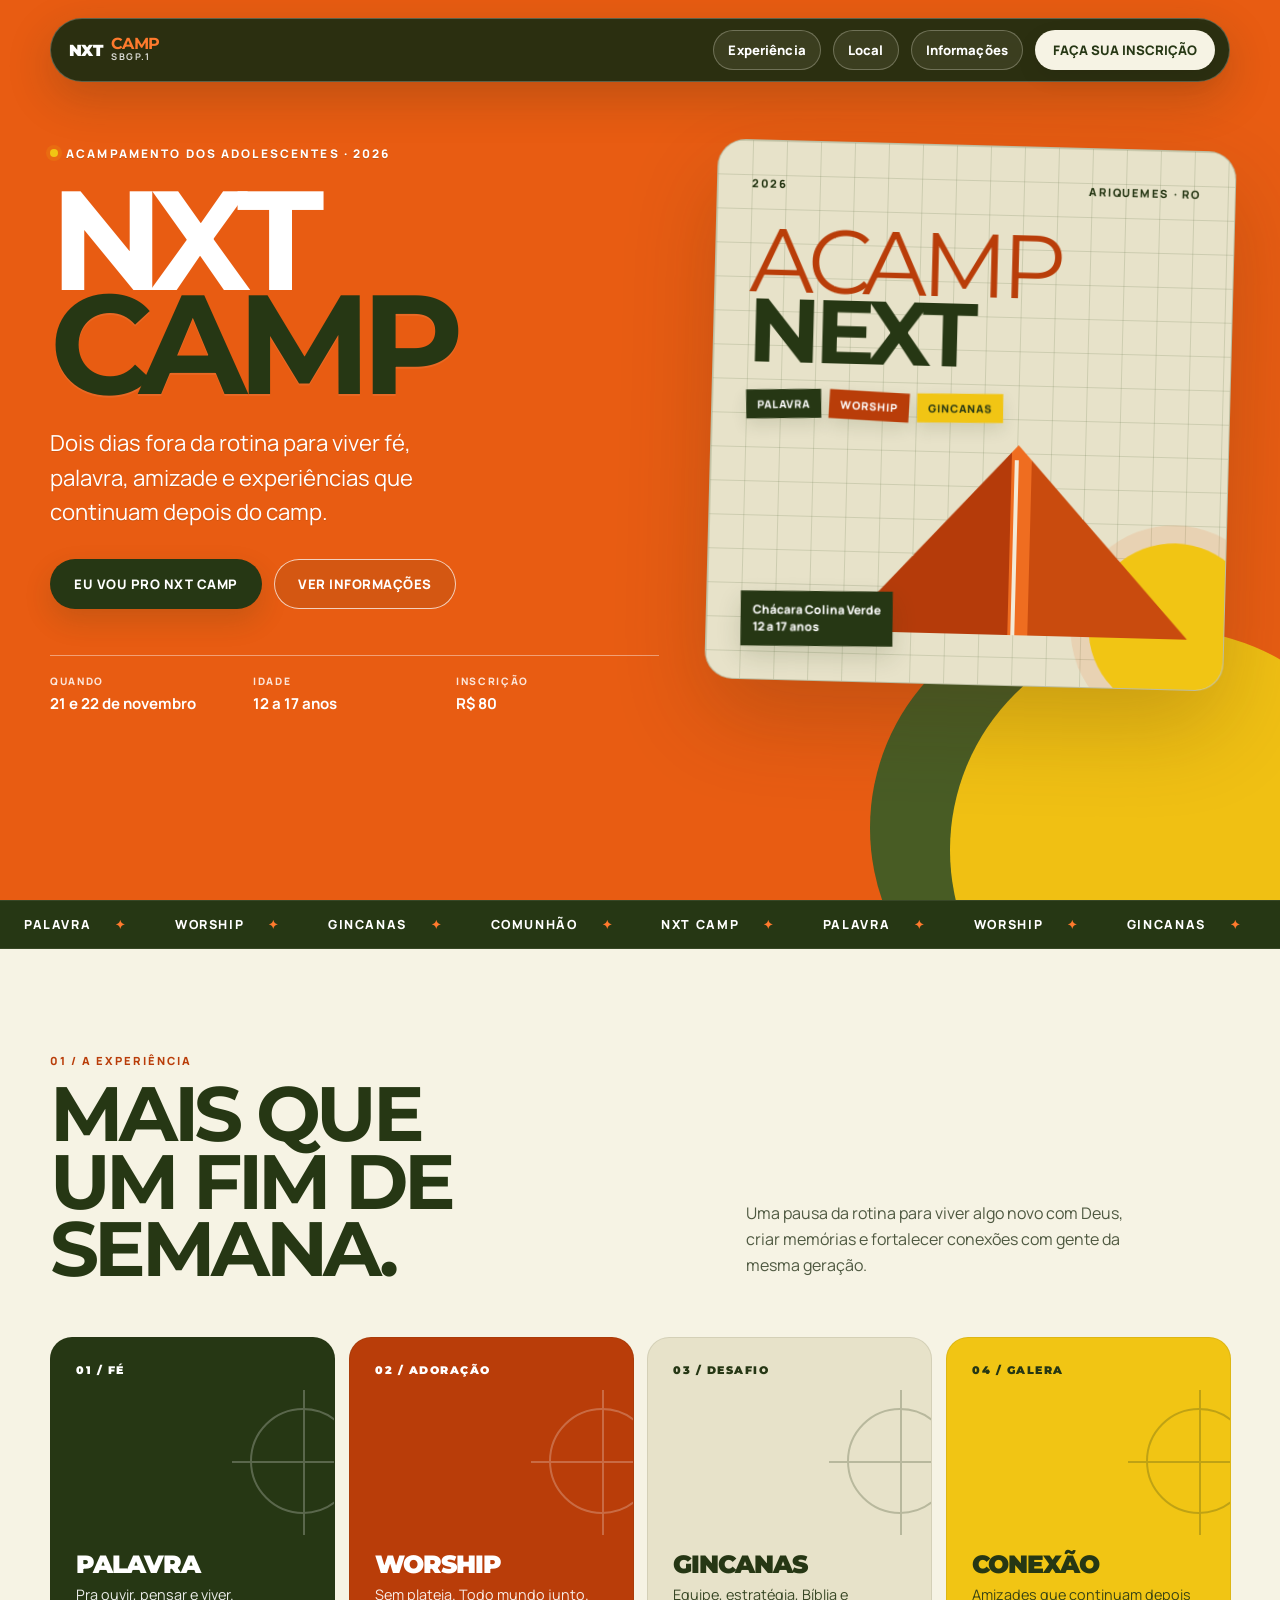
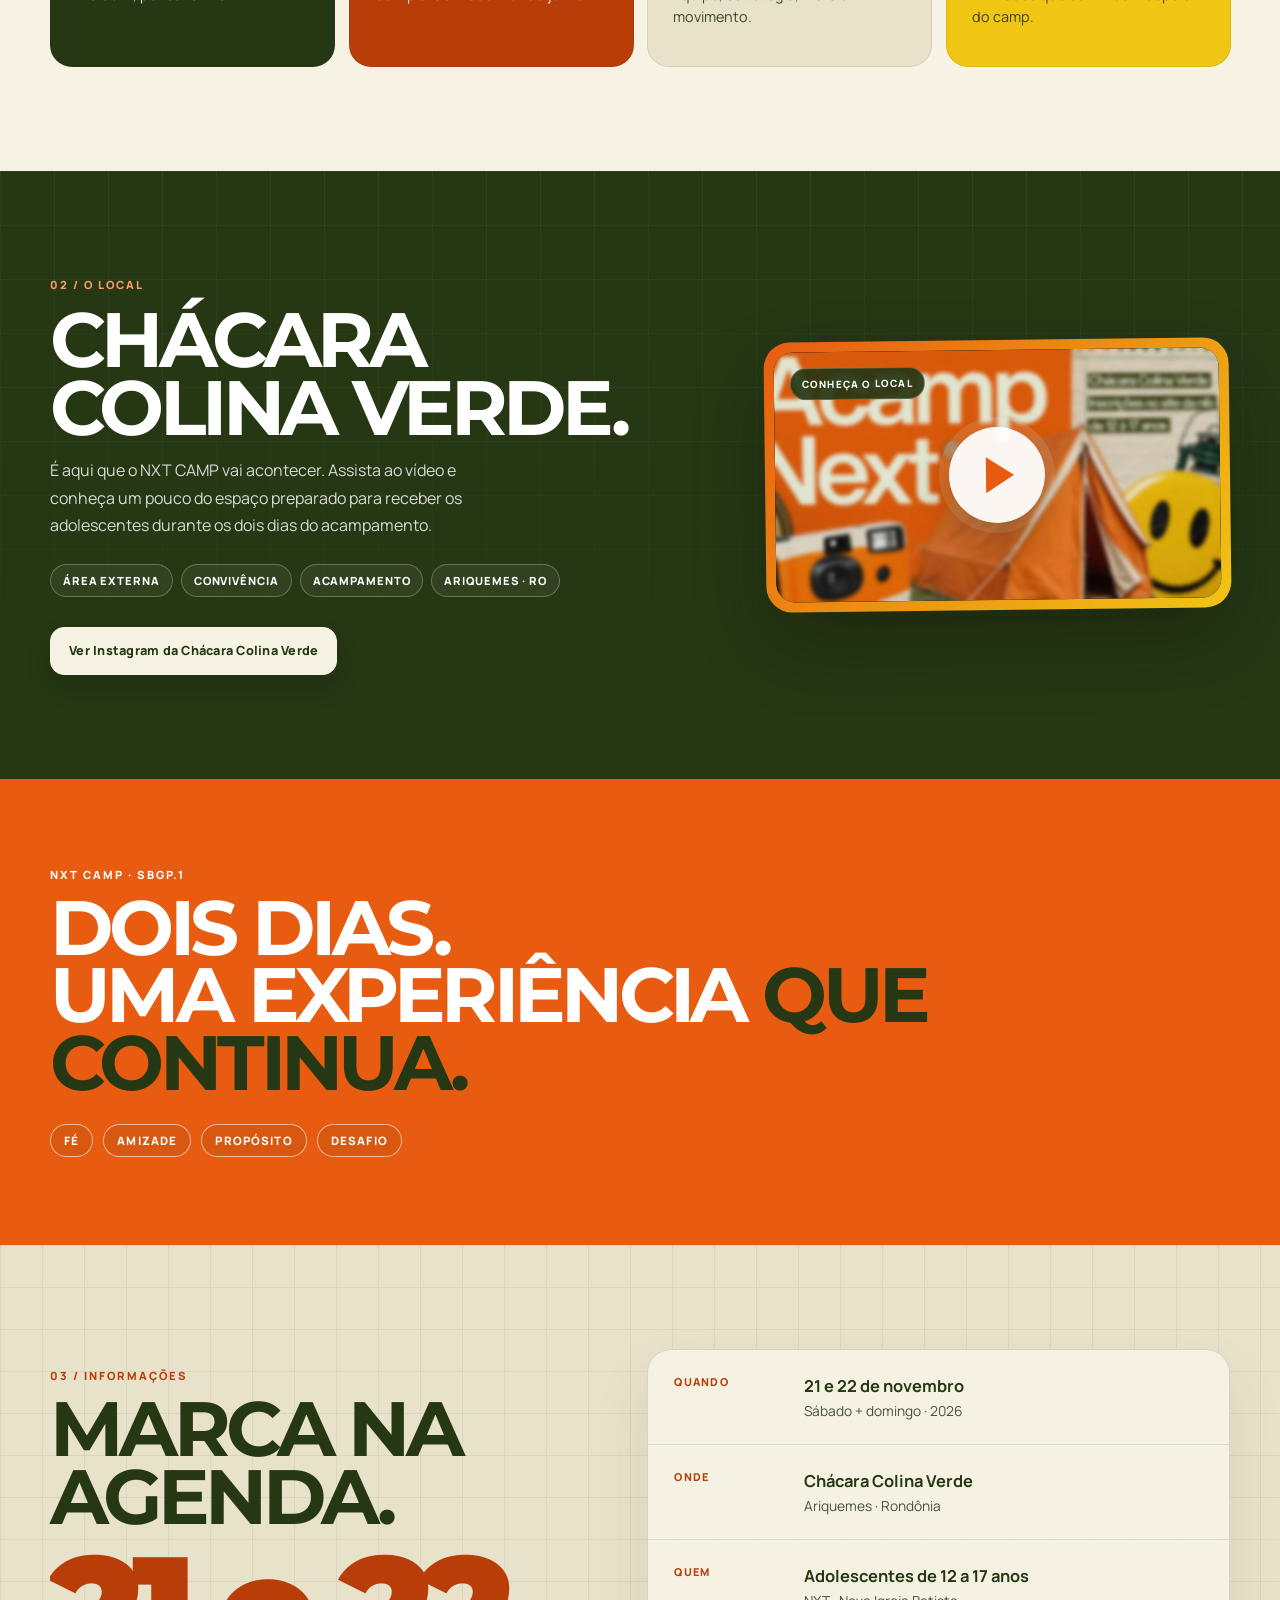
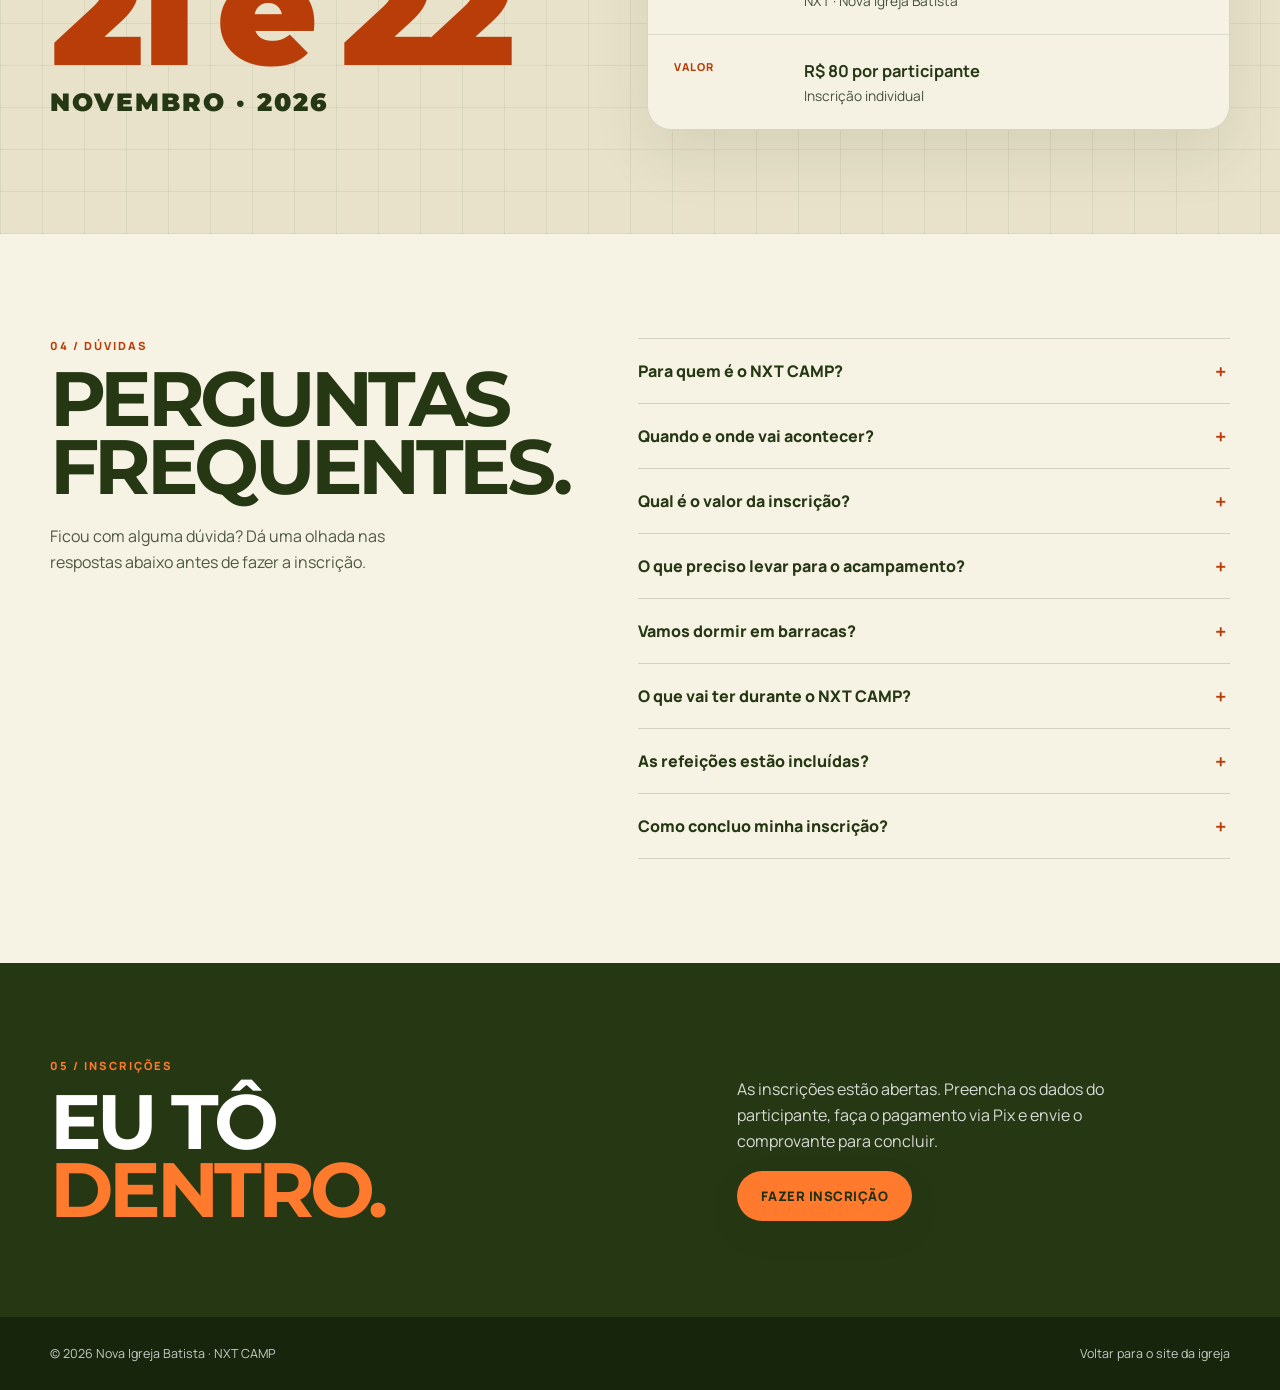
<file: next/camp-sbgp1-nov26/index.html>
<!doctype html>
<html lang="pt-BR">
<head>
  <meta charset="utf-8">
  <meta name="viewport" content="width=device-width,initial-scale=1">
  <title>NXT CAMP 2026 | Nova Igreja Batista</title>
  <!-- player-v11.1: video criado somente após o clique; mesma estrutura desktop/mobile -->
  <meta name="description" content="NXT CAMP 2026 — 21 e 22 de novembro. Palavra, worship, gincanas e comunhão para adolescentes de 12 a 17 anos.">
  <meta name="theme-color" content="#e85c12">
  <link rel="icon" type="image/png" sizes="512x512" href="img/favicon-nxt.png?v=3">
  <link rel="shortcut icon" type="image/png" href="img/favicon-nxt.png?v=3">
  <link rel="apple-touch-icon" href="img/favicon-nxt.png?v=3">
  <link rel="preconnect" href="https://fonts.googleapis.com">
  <link rel="preconnect" href="https://fonts.gstatic.com" crossorigin>
  <link href="https://fonts.googleapis.com/css2?family=Manrope:wght@400;500;600;700;800&family=Montserrat:wght@700;800;900&display=swap" rel="stylesheet">
  <style>
    :root{--orange:#e85c12;--orange-deep:#b93d09;--cream:#f6f3e4;--paper:#e7e2c9;--green:#263714;--green-2:#425c25;--yellow:#f1c514;--ink:#1b2411;--muted:#4f5941;--line:rgba(38,55,20,.20);--wrap:1180px}
    *{box-sizing:border-box}html{scroll-behavior:smooth}body{margin:0;background:var(--cream);color:var(--ink);font-family:Manrope,Arial,sans-serif;overflow-x:hidden}a{color:inherit;text-decoration:none}.wrap{width:min(var(--wrap),calc(100% - 48px));margin:auto}
    .site-header{position:fixed;left:50%;top:18px;transform:translateX(-50%);z-index:50;width:min(1180px,calc(100% - 34px));display:flex;align-items:center;justify-content:space-between;padding:11px 14px 11px 18px;border:1px solid rgba(255,255,255,.24);background:rgba(31,45,16,.94);backdrop-filter:blur(16px);-webkit-backdrop-filter:blur(16px);border-radius:999px;box-shadow:0 16px 45px rgba(39,40,19,.22);transition:background .3s ease,box-shadow .3s ease,transform .3s ease}.site-header.scrolled{background:rgba(26,39,13,.985);box-shadow:0 18px 52px rgba(24,32,12,.32)}
    .brand{display:flex;align-items:center;gap:9px;color:#fff;font-family:Montserrat,sans-serif;font-weight:900;letter-spacing:-.04em}.brand b{color:#ff7a2d}.brand small{display:block;font:700 .58rem Manrope;letter-spacing:.16em;text-transform:uppercase;color:rgba(255,255,255,.82)}.brand-stack{display:flex;flex-direction:column;line-height:.84}
    nav{display:flex;align-items:center;gap:12px}.desktop-links{display:contents}.desktop-links>a{display:inline-flex;align-items:center;justify-content:center;min-height:40px;padding:9px 14px;border:1px solid rgba(246,243,228,.28);border-radius:999px;background:rgba(246,243,228,.08);color:#fff;font-size:.82rem;font-weight:800;letter-spacing:.01em;transition:background .22s ease,color .22s ease,border-color .22s ease,transform .22s ease,box-shadow .22s ease}.desktop-links>a:hover,.desktop-links>a:focus-visible{background:var(--cream);color:var(--green);border-color:var(--cream);transform:translateY(-1px);box-shadow:0 10px 22px rgba(0,0,0,.12);outline:none}.nav-cta{padding:11px 18px;border-radius:999px;background:var(--cream);color:var(--green)!important;box-shadow:0 8px 22px rgba(0,0,0,.08);font-size:.82rem;font-weight:800;transition:background .22s ease,color .22s ease,transform .22s ease,box-shadow .22s ease}.nav-cta:hover,.nav-cta:focus-visible{background:var(--orange);color:#fff!important;transform:translateY(-1px);box-shadow:0 10px 24px rgba(0,0,0,.14);outline:none}
    .hero{min-height:100vh;padding:116px 0 62px;background:var(--orange);position:relative;overflow:hidden}.hero::before{content:"";position:absolute;inset:0;background-image:radial-gradient(rgba(55,43,20,.14) .7px,transparent .7px);background-size:4px 4px;opacity:.58;pointer-events:none}.hero::after{content:"";position:absolute;width:440px;height:440px;border-radius:50%;right:-110px;bottom:-170px;background:var(--yellow);box-shadow:-80px -22px 0 var(--green-2);opacity:.96}.hero-grid{position:relative;z-index:2;display:grid;grid-template-columns:minmax(0,1.08fr) minmax(360px,.92fr);gap:52px;align-items:center}.hero-copy{padding-top:24px}.eyebrow{display:inline-flex;align-items:center;gap:8px;font-size:.74rem;letter-spacing:.18em;text-transform:uppercase;font-weight:900;color:#fff;text-shadow:0 1px 0 rgba(38,55,20,.2)}.eyebrow::before{content:"";width:8px;height:8px;border-radius:50%;background:var(--yellow);box-shadow:0 0 0 4px rgba(241,197,20,.14)}h1{font-family:Montserrat,sans-serif;font-size:clamp(4.5rem,11vw,9.2rem);line-height:.74;letter-spacing:-.075em;margin:26px 0 30px;text-transform:uppercase;color:#fff}h1 span{display:block}h1 .camp{color:var(--green);text-shadow:0 2px 0 rgba(255,255,255,.08)}.hero-lead{font-size:clamp(1.05rem,1.8vw,1.38rem);line-height:1.55;color:#fff;max-width:34ch;margin:0 0 30px;text-shadow:0 1px 0 rgba(66,38,10,.14)}.hero-actions{display:flex;gap:12px;flex-wrap:wrap}.btn{display:inline-flex;align-items:center;justify-content:center;min-height:50px;padding:13px 23px;border-radius:999px;font-weight:800;font-size:.82rem;letter-spacing:.04em;text-transform:uppercase;transition:transform .22s ease,background .22s ease,color .22s ease,border-color .22s ease,box-shadow .22s ease;border:1px solid transparent}.btn:hover{transform:translateY(-2px)}.btn:focus-visible{outline:3px solid var(--cream);outline-offset:4px}.btn-main{background:var(--green);color:#fff;box-shadow:0 12px 28px rgba(38,55,20,.16)}.btn-main:hover{background:var(--cream);color:var(--green);box-shadow:0 14px 30px rgba(38,55,20,.18)}.btn-ghost{border-color:rgba(255,255,255,.72);color:#fff;background:rgba(38,55,20,.10)}.btn-ghost:hover{background:var(--cream);color:var(--green);border-color:var(--cream)}.hero-meta{display:grid;grid-template-columns:repeat(3,1fr);gap:0;margin-top:46px;border-top:1px solid rgba(255,255,255,.42);max-width:680px}.hero-meta>div{padding:18px 18px 0 0}.hero-meta span{display:block;font-size:.64rem;letter-spacing:.16em;text-transform:uppercase;color:rgba(255,255,255,.84);font-weight:900}.hero-meta strong{display:block;margin-top:5px;color:#fff;font-size:.94rem}
    .poster{position:relative;border-radius:28px;overflow:hidden;min-height:540px;background:var(--paper);box-shadow:0 38px 90px rgba(72,43,12,.23);transform:rotate(1.5deg);border:1px solid rgba(38,55,20,.22);transform-origin:center center}.poster::before{content:"";position:absolute;inset:0;background-image:linear-gradient(rgba(69,91,43,.22) 1px,transparent 1px),linear-gradient(90deg,rgba(69,91,43,.22) 1px,transparent 1px);background-size:34px 34px;opacity:.72}.poster::after{content:"";position:absolute;width:170px;height:170px;border-radius:50%;right:-35px;bottom:-24px;background:var(--yellow);box-shadow:0 0 0 18px rgba(232,92,18,.12)}.poster-top{position:relative;z-index:3;padding:35px 34px 0;display:flex;justify-content:space-between;gap:16px;font-weight:900;font-size:.7rem;letter-spacing:.14em;text-transform:uppercase;color:var(--green)}.poster-title{position:relative;z-index:3;padding:34px 34px 0;font-family:Montserrat,sans-serif;font-size:clamp(3.6rem,7vw,6.7rem);line-height:.78;letter-spacing:-.07em;text-transform:uppercase;color:var(--orange-deep)}.poster-title b{display:block;color:var(--green)}.poster-tags{position:relative;z-index:4;padding:24px 34px;display:flex;flex-wrap:wrap;gap:8px}.poster-tag{display:inline-flex;background:var(--green);color:#fff;padding:7px 11px;font-size:.68rem;font-weight:900;text-transform:uppercase;letter-spacing:.09em;transform:rotate(-2deg);box-shadow:0 7px 16px rgba(38,55,20,.12)}.poster-tag:nth-child(2){transform:rotate(2deg);background:var(--orange-deep)}.poster-tag:nth-child(3){transform:rotate(-1deg);background:var(--yellow);color:var(--green)}.tent{position:absolute;z-index:3;left:26%;right:7%;bottom:50px;height:190px;clip-path:polygon(50% 0,100% 100%,0 100%);background:linear-gradient(90deg,#b53b0a 0 48%,#ef6d20 48% 54%,#c94b0e 54%);filter:drop-shadow(0 24px 20px rgba(47,38,17,.18))}.tent::after{content:"";position:absolute;left:49%;top:8%;width:4px;height:92%;background:#f3ead6}.poster-note{position:absolute;z-index:4;left:34px;bottom:34px;background:var(--green);color:#fff;padding:10px 12px;font-size:.75rem;font-weight:800;line-height:1.45;transform:rotate(-1deg);box-shadow:0 10px 24px rgba(38,55,20,.16)}
    .marquee{background:var(--green);color:#fff;overflow:hidden;border-top:1px solid rgba(255,255,255,.08);border-bottom:1px solid rgba(255,255,255,.08)}.marquee-track{display:flex;width:max-content;animation:move 28s linear infinite;will-change:transform}.marquee:hover .marquee-track{animation-play-state:paused}.marquee span{display:inline-flex;align-items:center;gap:24px;padding:15px 24px;font-weight:900;font-size:.78rem;letter-spacing:.13em;text-transform:uppercase}.marquee span::after{content:"✦";color:#ff7a2d}@keyframes move{to{transform:translateX(-50%)}}
    .section{padding:104px 0}.section-head{display:grid;grid-template-columns:1fr .75fr;gap:50px;align-items:end;margin-bottom:54px}.kicker{font-size:.7rem;letter-spacing:.18em;text-transform:uppercase;font-weight:900;color:var(--orange-deep);margin:0 0 12px}h2{font-family:Montserrat,sans-serif;font-size:clamp(2.8rem,6vw,5.8rem);line-height:.88;letter-spacing:-.06em;margin:0;color:var(--green)}.section-head p:last-child{max-width:38ch;line-height:1.65;color:var(--muted);margin:0 0 4px}.experience{background:var(--cream)}.cards{display:grid;grid-template-columns:repeat(4,1fr);gap:14px}.card{min-height:330px;border-radius:22px;padding:25px;display:flex;flex-direction:column;justify-content:space-between;position:relative;overflow:hidden;border:1px solid rgba(38,55,20,.10);transition:transform .28s cubic-bezier(.2,.75,.2,1),box-shadow .28s ease,border-color .28s ease;will-change:transform}.card:hover,.card:focus-within{box-shadow:0 22px 42px rgba(38,55,20,.16);border-color:rgba(38,55,20,.22)}.card:nth-child(odd):hover,.card:nth-child(odd):focus-within{transform:translateY(-8px) rotate(-1.35deg)}.card:nth-child(even):hover,.card:nth-child(even):focus-within{transform:translateY(-8px) rotate(1.35deg)}.card:nth-child(odd):active{transform:translateY(-4px) rotate(-1.8deg) scale(.995)}.card:nth-child(even):active{transform:translateY(-4px) rotate(1.8deg) scale(.995)}.card .n{font:900 .68rem Montserrat;letter-spacing:.14em}.card>div:last-child{min-height:90px;display:flex;flex-direction:column;justify-content:flex-start}.card h3{font:900 1.55rem Montserrat;margin:0 0 7px;letter-spacing:-.04em;line-height:1.05}.card p{margin:0;font-size:.9rem;line-height:1.5;opacity:.9;min-height:44px}.c1{background:var(--green);color:#fff}.c2{background:var(--orange-deep);color:#fff}.c3{background:var(--paper);color:var(--green)}.c4{background:var(--yellow);color:var(--green)}.shape{width:106px;height:106px;border:2px solid currentColor;border-radius:50%;opacity:.24;position:absolute;right:-22px;top:70px}.shape::before,.shape::after{content:"";position:absolute;background:currentColor}.shape::before{width:2px;height:145px;left:51px;top:-20px}.shape::after{height:2px;width:145px;left:-20px;top:51px}
    .venue{background:var(--green);color:#fff;position:relative;overflow:hidden}.venue::before{content:"";position:absolute;inset:0;background-image:linear-gradient(rgba(246,243,228,.055) 1px,transparent 1px),linear-gradient(90deg,rgba(246,243,228,.055) 1px,transparent 1px);background-size:54px 54px;mask-image:linear-gradient(to bottom,black,transparent 88%)}.venue-grid{position:relative;display:grid;grid-template-columns:minmax(0,1.18fr) minmax(320px,.82fr);gap:46px;align-items:center}.venue .kicker{color:#ff9a63}.venue h2{color:#fff}.venue-copy>p{color:rgba(255,255,255,.82);line-height:1.72;max-width:45ch}.venue-chips{display:flex;gap:8px;flex-wrap:wrap;margin:24px 0 30px}.venue-chips span{display:inline-flex;padding:8px 12px;border:1px solid rgba(246,243,228,.28);border-radius:999px;background:rgba(246,243,228,.06);font-size:.7rem;font-weight:800;letter-spacing:.08em;text-transform:uppercase;color:#fff}
    .venue-social{display:inline-flex;align-items:center;justify-content:center;min-height:48px;padding:12px 18px;border:1px solid var(--cream);border-radius:14px;background:var(--cream);color:var(--green);font-size:.79rem;font-weight:900;letter-spacing:.02em;box-shadow:0 12px 26px rgba(7,15,3,.14);transition:transform .22s ease,background .22s ease,color .22s ease,box-shadow .22s ease}.venue-social:hover,.venue-social:focus-visible{transform:translateY(-2px);background:#fff;color:var(--green);box-shadow:0 16px 32px rgba(7,15,3,.2);outline:none}.venue-social span{white-space:nowrap}
    .venue-video-shell{position:relative;border-radius:26px;padding:10px;background:linear-gradient(135deg,var(--orange),var(--yellow));box-shadow:0 32px 70px rgba(7,15,3,.3);transform:rotate(-.7deg)}.venue-video-wrap{position:relative;aspect-ratio:16/9;border-radius:19px;overflow:hidden;background:#0f1809;cursor:pointer}.venue-video{position:absolute;inset:0;z-index:2;width:100%;height:100%;display:block;object-fit:cover;background:#0f1809}.video-blur-cover{position:absolute;inset:0;z-index:3;background:url("img/video-poster-nxt-blur.webp") center/cover no-repeat;opacity:1;visibility:visible;transition:opacity .22s ease,visibility .22s ease;pointer-events:auto}.venue-video-wrap::after{content:"CONHEÇA O LOCAL";position:absolute;left:16px;top:16px;z-index:6;pointer-events:none;background:rgba(38,55,20,.92);color:#fff;border:1px solid rgba(255,255,255,.22);border-radius:999px;padding:8px 11px;font-size:.62rem;font-weight:900;letter-spacing:.12em}.video-poster-play{position:absolute;left:50%;top:50%;z-index:5;transform:translate(-50%,-50%);width:96px;height:96px;border:none;border-radius:999px;background:rgba(255,255,255,.94);box-shadow:0 20px 40px rgba(7,15,3,.26),0 0 0 10px rgba(255,255,255,.12);display:flex;align-items:center;justify-content:center;cursor:pointer;transition:transform .22s ease,opacity .22s ease,box-shadow .22s ease}.video-poster-play:hover,.video-poster-play:focus-visible{transform:translate(-50%,-50%) scale(1.04);box-shadow:0 24px 46px rgba(7,15,3,.3),0 0 0 12px rgba(255,255,255,.15);outline:none}.video-poster-play__icon{margin-left:6px;width:0;height:0;border-top:18px solid transparent;border-bottom:18px solid transparent;border-left:28px solid var(--orange)}.venue-video-wrap.video-started .venue-video{display:block}.venue-video-wrap.video-started .video-blur-cover{opacity:0;visibility:hidden;pointer-events:none}.venue-video-wrap.video-started .video-poster-play{opacity:0;visibility:hidden;pointer-events:none;transform:translate(-50%,-50%) scale(.92)}.video-fullscreen-wrap{display:none}.video-fullscreen-btn{width:100%;min-height:48px;padding:12px 16px;border:1px solid rgba(246,243,228,.5);border-radius:14px;background:var(--orange);color:#fff;font:900 .76rem Manrope;letter-spacing:.06em;text-transform:uppercase;cursor:pointer;box-shadow:0 12px 24px rgba(7,15,3,.18);transition:transform .2s ease,background .2s ease,box-shadow .2s ease}.video-fullscreen-btn:active{transform:scale(.985)}
    .manifesto{background:var(--orange);color:#fff;padding:88px 0;position:relative;overflow:hidden}.manifesto::before{content:"";position:absolute;inset:0;background-image:radial-gradient(rgba(69,41,14,.14) .7px,transparent .7px);background-size:4px 4px}.manifesto h2{position:relative;color:#fff;max-width:900px}.manifesto h2 span{color:var(--green)}.manifesto-tags{position:relative;display:flex;gap:10px;flex-wrap:wrap;margin-top:28px}.manifesto-tags span{border:1px solid rgba(255,255,255,.58);border-radius:999px;padding:8px 13px;font-size:.72rem;font-weight:900;letter-spacing:.1em;text-transform:uppercase;background:rgba(38,55,20,.08)}
    .info{background:var(--paper);position:relative;overflow:hidden}.info::before{content:"";position:absolute;inset:0;background-image:linear-gradient(rgba(69,91,43,.12) 1px,transparent 1px),linear-gradient(90deg,rgba(69,91,43,.12) 1px,transparent 1px);background-size:42px 42px;opacity:.7}.info-grid{position:relative;display:grid;grid-template-columns:.95fr 1.05fr;gap:70px;align-items:center}.big-date{font:900 clamp(5rem,12vw,10rem) Montserrat;line-height:.76;letter-spacing:-.08em;color:var(--orange-deep);margin-top:22px;overflow:hidden}.big-date small{display:block;font-size:.16em;letter-spacing:.08em;color:var(--green);margin-top:24px}.info-panel{background:rgba(246,243,228,.96);border:1px solid rgba(38,55,20,.15);border-radius:24px;overflow:hidden;box-shadow:0 28px 60px rgba(59,57,29,.09)}.info-row{display:grid;grid-template-columns:110px 1fr;gap:20px;padding:24px 26px;border-bottom:1px solid rgba(38,55,20,.12);transition:background .22s ease}.info-row:last-child{border-bottom:0}.info-row:hover{background:rgba(255,255,255,.44)}.info-label{font-size:.68rem;font-weight:900;letter-spacing:.12em;text-transform:uppercase;color:var(--orange-deep)}.info-value strong{display:block;font-size:1.03rem;color:var(--green)}.info-value span{display:block;font-size:.86rem;color:#46513b;margin-top:4px}
    .faq{background:var(--cream)}.faq-grid{display:grid;grid-template-columns:.78fr 1.22fr;gap:70px;align-items:start}.faq-intro p:last-child{max-width:35ch;line-height:1.65;color:var(--muted);margin-top:22px}.faq-list{border-top:1px solid rgba(38,55,20,.18)}.faq-item{border-bottom:1px solid rgba(38,55,20,.18)}.faq-item summary{list-style:none;cursor:pointer;padding:21px 42px 21px 0;position:relative;font:800 1rem Manrope;color:var(--green)}.faq-item summary::-webkit-details-marker{display:none}.faq-item summary::after{content:"+";position:absolute;right:4px;top:19px;font:700 1.25rem Manrope;color:var(--orange-deep)}.faq-item[open] summary::after{content:"–"}.faq-item p{margin:-3px 42px 21px 0;color:var(--muted);font-size:.93rem;line-height:1.65;max-width:64ch}.faq-item[open] summary{color:var(--orange-deep)}
    .signup{background:var(--green);color:#fff;padding:94px 0}.signup-grid{display:grid;grid-template-columns:1fr .78fr;gap:54px;align-items:center}.signup h2{color:#fff}.signup h2 span{color:#ff7a2d}.signup p{color:rgba(255,255,255,.82);line-height:1.65;max-width:38ch}.signup .btn-main{background:#ff7a2d;color:#1f2f12}.signup .btn-main:hover{background:var(--cream);color:var(--green)}footer{background:#18250d;color:rgba(255,255,255,.76);padding:28px 0;font-size:.78rem}.footer-grid{display:flex;justify-content:space-between;gap:24px;flex-wrap:wrap}.footer-grid a:hover{color:#fff}
    .hero .eyebrow,.hero h1 span,.hero-lead,.hero-actions,.hero-meta,.poster{opacity:0}.page-ready .hero .eyebrow{animation:rise .55s .08s both}.page-ready .hero h1 span:first-child{animation:rise .65s .18s both}.page-ready .hero h1 .camp{animation:rise .65s .29s both}.page-ready .hero-lead{animation:rise .6s .42s both}.page-ready .hero-actions{animation:rise .6s .52s both}.page-ready .hero-meta{animation:rise .6s .62s both}.page-ready .poster{animation:poster-in .8s .18s cubic-bezier(.18,.8,.22,1) both}.page-ready .poster-tag:nth-child(1){animation:tag-in .46s .82s both}.page-ready .poster-tag:nth-child(2){animation:tag-in .46s .91s both}.page-ready .poster-tag:nth-child(3){animation:tag-in .46s 1s both}@keyframes rise{from{opacity:0;transform:translateY(22px)}to{opacity:1;transform:none}}@keyframes poster-in{from{opacity:0;transform:translateY(30px) rotate(-1deg) scale(.98)}to{opacity:1;transform:rotate(1.5deg) scale(1)}}@keyframes tag-in{from{opacity:0;transform:translateY(8px) rotate(0) scale(.94)}to{opacity:1}}
    [data-reveal]{opacity:0;transform:translateY(26px);transition:opacity .7s cubic-bezier(.2,.7,.2,1),transform .7s cubic-bezier(.2,.7,.2,1)}[data-reveal].is-visible{opacity:1;transform:none}.cards [data-reveal]:nth-child(2){transition-delay:.08s}.cards [data-reveal]:nth-child(3){transition-delay:.16s}.cards [data-reveal]:nth-child(4){transition-delay:.24s}.big-date .date-mask{display:block;transform:translateY(108%);transition:transform .8s cubic-bezier(.18,.8,.2,1)}.big-date.is-visible .date-mask{transform:none}
    @media(max-width:920px){.site-header{top:10px}.desktop-links{display:none}.wrap{width:min(100% - 28px,var(--wrap))}.hero{min-height:auto;padding:104px 0 42px}.hero-grid{grid-template-columns:1fr;gap:34px}.hero-copy{text-align:center}.hero-lead{margin-left:auto;margin-right:auto}.hero-actions{justify-content:center}.hero-meta{margin-left:auto;margin-right:auto}.poster{min-height:460px;transform:none}.poster-title{font-size:clamp(3.4rem,16vw,6rem)}.page-ready .poster{animation-name:poster-in-mobile}@keyframes poster-in-mobile{from{opacity:0;transform:translateY(26px) scale(.985)}to{opacity:1;transform:none}}.section{padding:76px 0}.section-head{grid-template-columns:1fr;gap:22px}.cards{grid-template-columns:repeat(2,1fr)}.venue-grid,.info-grid,.faq-grid,.signup-grid{grid-template-columns:1fr}.venue-copy{text-align:center}.venue-copy>p{margin-left:auto;margin-right:auto}.venue-chips{justify-content:center}.venue-social{margin-left:auto;margin-right:auto}.venue-video-shell{transform:none}.video-fullscreen-wrap{display:block;margin-top:14px}.video-fullscreen-btn{display:flex;align-items:center;justify-content:center}.faq-intro{text-align:center}.faq-intro p:last-child{margin-left:auto;margin-right:auto}.signup{text-align:center}.signup p{margin-left:auto;margin-right:auto}.signup .hero-actions{justify-content:center}}
@media(max-width:600px){.site-header{width:calc(100% - 20px);padding:10px 12px 10px 14px}.nav-cta{padding:10px 14px;font-size:.73rem}.hero{padding-top:92px}.eyebrow{font-size:.65rem}h1{font-size:clamp(4.2rem,25vw,6.3rem);margin-top:20px}.hero-meta{grid-template-columns:1fr;gap:0;border-top:1px solid rgba(255,255,255,.36);text-align:left}.hero-meta>div{display:flex;justify-content:space-between;gap:12px;padding:12px 0;border-bottom:1px solid rgba(255,255,255,.2)}.hero-meta strong{margin:0;text-align:right}.poster{min-height:400px;border-radius:20px}.poster-top{padding:24px 22px 0}.poster-title{padding:28px 22px 0;font-size:clamp(3rem,17vw,4.6rem)}.poster-tags{padding:18px 22px}.poster-note{left:22px;bottom:22px}.tent{left:22%;right:4%;bottom:40px;height:150px}.cards{grid-template-columns:1fr}.card{min-height:260px}.card>div:last-child{min-height:0}.card p{min-height:0}.venue-video-shell{padding:7px;border-radius:20px}.venue-video-wrap{border-radius:14px}.video-fullscreen-wrap{margin-top:16px;padding:0 2px}.video-fullscreen-btn{min-height:50px;border-radius:12px}.venue-social{padding:11px 15px;font-size:.75rem}.info-row{grid-template-columns:80px 1fr;padding:20px 18px}.big-date{font-size:clamp(4.4rem,25vw,7rem)}.faq-item summary{padding-right:34px;font-size:.96rem}.faq-item p{margin-right:28px}.section-head p:last-child{font-size:.95rem}h2{font-size:clamp(2.6rem,13vw,4.2rem)}.footer-grid{justify-content:center;text-align:center}}
    .card.card-tap:nth-child(odd){animation:card-tap-left .42s cubic-bezier(.2,.75,.2,1)}.card.card-tap:nth-child(even){animation:card-tap-right .42s cubic-bezier(.2,.75,.2,1)}@keyframes card-tap-left{0%,100%{transform:none}48%{transform:translateY(-8px) rotate(-1.35deg)}}@keyframes card-tap-right{0%,100%{transform:none}48%{transform:translateY(-8px) rotate(1.35deg)}}
    @media(prefers-reduced-motion:reduce){html{scroll-behavior:auto}.marquee-track{animation:none!important}.hero .eyebrow,.hero h1 span,.hero-lead,.hero-actions,.hero-meta,.poster,.poster-tag,[data-reveal]{opacity:1!important;transform:none!important;animation:none!important;transition:none!important}.big-date .date-mask{transform:none!important}.btn,.card{transition:none!important}}
  
    /* V11.2 — refinamento visual do player no mobile; estrutura/lógica preservadas */
    @media(max-width:600px){
      .venue-video-shell{
        padding:6px!important;
        border-radius:18px!important;
        box-shadow:0 18px 36px rgba(7,15,3,.22)!important;
      }
      .venue-video-wrap{
        border-radius:12px!important;
      }
      .venue-video-wrap::after{
        left:10px!important;
        top:10px!important;
        padding:6px 9px!important;
        font-size:.50rem!important;
        letter-spacing:.10em!important;
      }
      .video-poster-play{
        width:66px!important;
        height:66px!important;
        box-shadow:0 12px 28px rgba(7,15,3,.24),0 0 0 7px rgba(255,255,255,.10)!important;
      }
      .video-poster-play__icon{
        margin-left:4px!important;
        border-top-width:12px!important;
        border-bottom-width:12px!important;
        border-left-width:20px!important;
      }
      .video-fullscreen-wrap{
        margin-top:11px!important;
        padding:0!important;
      }
      .video-fullscreen-btn{
        min-height:44px!important;
        border-radius:10px!important;
        padding:10px 14px!important;
        font-size:.65rem!important;
        letter-spacing:.055em!important;
      }
    }
</style>
</head>
<body>
  <header class="site-header" id="siteHeader">
    <a class="brand" href="../../../index.html" aria-label="Voltar para Nova Igreja Batista"><span>NXT</span><span class="brand-stack"><b>CAMP</b><small>sbgp.1</small></span></a>
    <nav><div class="desktop-links"><a href="#experiencia">Experiência</a><a href="#local">Local</a><a href="#informacoes">Informações</a></div><a class="nav-cta" href="inscricao.html">FAÇA SUA INSCRIÇÃO</a></nav>
  </header>
  <main>
    <section class="hero"><div class="wrap hero-grid"><div class="hero-copy"><div class="eyebrow">Acampamento dos adolescentes · 2026</div><h1><span>NXT</span><span class="camp">CAMP</span></h1><p class="hero-lead">Dois dias fora da rotina para viver fé, palavra, amizade e experiências que continuam depois do camp.</p><div class="hero-actions"><a class="btn btn-main" href="inscricao.html">Eu vou pro NXT CAMP</a><a class="btn btn-ghost" href="#informacoes">Ver informações</a></div><div class="hero-meta"><div><span>Quando</span><strong>21 e 22 de novembro</strong></div><div><span>Idade</span><strong>12 a 17 anos</strong></div><div><span>Inscrição</span><strong>R$ 80</strong></div></div></div><div class="poster" aria-label="Identidade visual do NXT CAMP"><div class="poster-top"><span>2026</span><span>Ariquemes · RO</span></div><div class="poster-title">Acamp<b>Next</b></div><div class="poster-tags"><span class="poster-tag">Palavra</span><span class="poster-tag">Worship</span><span class="poster-tag">Gincanas</span></div><div class="tent" aria-hidden="true"></div><div class="poster-note">Chácara Colina Verde<br>12 a 17 anos</div></div></div></section>
    <div class="marquee" aria-hidden="true"><div class="marquee-track"><span>PALAVRA</span><span>WORSHIP</span><span>GINCANAS</span><span>COMUNHÃO</span><span>NXT CAMP</span><span>PALAVRA</span><span>WORSHIP</span><span>GINCANAS</span><span>COMUNHÃO</span><span>NXT CAMP</span></div></div>
    <section class="section experience" id="experiencia"><div class="wrap"><div class="section-head" data-reveal><div><p class="kicker">01 / A EXPERIÊNCIA</p><h2>MAIS QUE<br>UM FIM DE SEMANA.</h2></div><p>Uma pausa da rotina para viver algo novo com Deus, criar memórias e fortalecer conexões com gente da mesma geração.</p></div><div class="cards"><article class="card c1" data-reveal><span class="n">01 / FÉ</span><span class="shape"></span><div><h3>PALAVRA</h3><p>Pra ouvir, pensar e viver.</p></div></article><article class="card c2" data-reveal><span class="n">02 / ADORAÇÃO</span><span class="shape"></span><div><h3>WORSHIP</h3><p>Sem plateia. Todo mundo junto.</p></div></article><article class="card c3" data-reveal><span class="n">03 / DESAFIO</span><span class="shape"></span><div><h3>GINCANAS</h3><p>Equipe, estratégia, Bíblia e movimento.</p></div></article><article class="card c4" data-reveal><span class="n">04 / GALERA</span><span class="shape"></span><div><h3>CONEXÃO</h3><p>Amizades que continuam depois do camp.</p></div></article></div></div></section>
    <section class="section venue" id="local"><div class="wrap venue-grid"><div class="venue-copy" data-reveal><p class="kicker">02 / O LOCAL</p><h2>CHÁCARA<br>COLINA VERDE.</h2><p>É aqui que o NXT CAMP vai acontecer. Assista ao vídeo e conheça um pouco do espaço preparado para receber os adolescentes durante os dois dias do acampamento.</p><div class="venue-chips"><span>Área externa</span><span>Convivência</span><span>Acampamento</span><span>Ariquemes · RO</span></div><a class="venue-social" href="https://www.instagram.com/chacaracolinaverdeoficial/" target="_blank" rel="noopener noreferrer" aria-label="Abrir o Instagram da Chácara Colina Verde"><span>Ver Instagram da Chácara Colina Verde</span></a></div><div data-reveal><div class="venue-video-shell"><div class="venue-video-wrap" id="venueVideoWrap"><div class="video-blur-cover" id="videoBlurCover" aria-hidden="true"></div><button class="video-poster-play" id="videoPosterPlay" type="button" aria-label="Reproduzir vídeo"><span class="video-poster-play__icon" aria-hidden="true"></span></button><div id="venueVideoMount" data-video-src="media/nxt-camp-local-720p.mp4" data-video-label="Vídeo apresentando a Chácara Colina Verde e informações do NXT CAMP"></div></div></div><div class="video-fullscreen-wrap"><button class="video-fullscreen-btn" id="videoFullscreenBtn" type="button">Abrir vídeo em tela cheia</button></div></div></div></section>
    <section class="manifesto"><div class="wrap" data-reveal><p class="kicker" style="color:#fff">NXT CAMP · SBGP.1</p><h2>DOIS DIAS.<br>UMA EXPERIÊNCIA <span>QUE CONTINUA.</span></h2><div class="manifesto-tags"><span>Fé</span><span>Amizade</span><span>Propósito</span><span>Desafio</span></div></div></section>
    <section class="section info" id="informacoes"><div class="wrap info-grid"><div data-reveal><p class="kicker">03 / INFORMAÇÕES</p><h2>MARCA NA<br>AGENDA.</h2><div class="big-date" data-date-reveal><span class="date-mask">21 e 22</span><small>NOVEMBRO · 2026</small></div></div><div class="info-panel" data-reveal><div class="info-row"><div class="info-label">Quando</div><div class="info-value"><strong>21 e 22 de novembro</strong><span>Sábado + domingo · 2026</span></div></div><div class="info-row"><div class="info-label">Onde</div><div class="info-value"><strong>Chácara Colina Verde</strong><span>Ariquemes · Rondônia</span></div></div><div class="info-row"><div class="info-label">Quem</div><div class="info-value"><strong>Adolescentes de 12 a 17 anos</strong><span>NXT · Nova Igreja Batista</span></div></div><div class="info-row"><div class="info-label">Valor</div><div class="info-value"><strong>R$ 80 por participante</strong><span>Inscrição individual</span></div></div></div></div></section>
    <section class="section faq" id="duvidas"><div class="wrap faq-grid"><div class="faq-intro" data-reveal><p class="kicker">04 / DÚVIDAS</p><h2>PERGUNTAS<br>FREQUENTES.</h2><p>Ficou com alguma dúvida? Dá uma olhada nas respostas abaixo antes de fazer a inscrição.</p></div><div class="faq-list" data-reveal>
      <details class="faq-item"><summary>Para quem é o NXT CAMP?</summary><p>Para adolescentes de 12 a 17 anos que querem viver dois dias de fé, amizade, diversão e muita conexão com a galera do NXT.</p></details>
      <details class="faq-item"><summary>Quando e onde vai acontecer?</summary><p>Vai ser nos dias 21 e 22 de novembro de 2026, na Chácara Colina Verde, em Ariquemes/RO.</p></details>
      <details class="faq-item"><summary>Qual é o valor da inscrição?</summary><p>A inscrição custa R$ 80 por participante.</p></details>
      <details class="faq-item"><summary>O que preciso levar para o acampamento?</summary><p>Leve sua barraca, Bíblia, itens de higiene pessoal, roupas para os dois dias e tudo o que você normalmente usa para ficar confortável em um acampamento.</p></details>
      <details class="faq-item"><summary>Vamos dormir em barracas?</summary><p>Sim. A proposta é acampar de verdade, então cada participante precisa levar sua barraca e organizar seus itens para passar a noite no local.</p></details>
      <details class="faq-item"><summary>O que vai ter durante o NXT CAMP?</summary><p>Vai ter palavra, worship e louvor, gincanas, comunhão, momentos com Deus e tempo para curtir o espaço da chácara, que conta com piscina, quadra de areia e área de lazer.</p></details>
      <details class="faq-item"><summary>As refeições estão incluídas?</summary><p>Sim. Serão 4 refeições durante o acampamento: no sábado teremos lanche e jantar; no domingo, café da manhã e almoço.</p></details>
      <details class="faq-item"><summary>Como concluo minha inscrição?</summary><p>É simples: preencha o formulário, faça o pagamento via Pix e envie o comprovante para finalizar sua inscrição.</p></details>
    </div></div></section>
    <section class="signup"><div class="wrap signup-grid" data-reveal><div><p class="kicker" style="color:#ff7a2d">05 / INSCRIÇÕES</p><h2>EU TÔ<br><span>DENTRO.</span></h2></div><div><p>As inscrições estão abertas. Preencha os dados do participante, faça o pagamento via Pix e envie o comprovante para concluir.</p><div class="hero-actions"><a class="btn btn-main" href="inscricao.html">Fazer inscrição</a></div></div></div></section>
  </main>
  <footer><div class="wrap footer-grid"><span>© 2026 Nova Igreja Batista · NXT CAMP</span><a href="../../../index.html">Voltar para o site da igreja</a></div></footer>
  <script>document.documentElement.classList.add('js');addEventListener('load',()=>document.body.classList.add('page-ready'));const header=document.getElementById('siteHeader');const syncHeader=()=>header&&header.classList.toggle('scrolled',scrollY>24);addEventListener('scroll',syncHeader,{passive:true});syncHeader();const reduced=matchMedia('(prefers-reduced-motion: reduce)').matches;if(!reduced&&'IntersectionObserver'in window){const io=new IntersectionObserver(entries=>{entries.forEach(entry=>{if(entry.isIntersecting){entry.target.classList.add('is-visible');io.unobserve(entry.target)}})},{threshold:.16,rootMargin:'0px 0px -5% 0px'});document.querySelectorAll('[data-reveal]').forEach(el=>io.observe(el));const date=document.querySelector('[data-date-reveal]');if(date){const dateIo=new IntersectionObserver(entries=>entries.forEach(entry=>{if(entry.isIntersecting){date.classList.add('is-visible');dateIo.unobserve(date)}}),{threshold:.35});dateIo.observe(date)}}else{document.querySelectorAll('[data-reveal]').forEach(el=>el.classList.add('is-visible'));const date=document.querySelector('[data-date-reveal]');if(date)date.classList.add('is-visible')}document.querySelectorAll('.cards .card').forEach(card=>{card.addEventListener('click',()=>{card.classList.remove('card-tap');void card.offsetWidth;card.classList.add('card-tap');setTimeout(()=>card.classList.remove('card-tap'),430)})});const venueVideoWrap=document.getElementById('venueVideoWrap'),videoPosterPlay=document.getElementById('videoPosterPlay'),fullscreenBtn=document.getElementById('videoFullscreenBtn');
let videoMount=document.getElementById('venueVideoMount'),venueVideo=null;
function ensureVenueVideo(){
  if(venueVideo) return venueVideo;
  if(!venueVideoWrap||!videoMount) return null;
  venueVideo=document.createElement('video');
  venueVideo.id='venueVideo';
  venueVideo.className='venue-video';
  venueVideo.setAttribute('playsinline','');
  venueVideo.setAttribute('preload','metadata');
  venueVideo.setAttribute('controls','');
  venueVideo.setAttribute('aria-label',videoMount.dataset.videoLabel||'Vídeo do NXT CAMP');
  venueVideo.src=videoMount.dataset.videoSrc||'media/nxt-camp-local-720p.mp4';
  videoMount.replaceWith(venueVideo);
  venueVideo.addEventListener('ended',()=>{
    venueVideoWrap.classList.remove('video-started');
    try{venueVideo.pause();venueVideo.currentTime=0}catch(e){}
    venueVideo.remove();
    venueVideo=null;
    const mount=document.createElement('div');
    mount.id='venueVideoMount';
    mount.dataset.videoSrc='media/nxt-camp-local-720p.mp4';
    mount.dataset.videoLabel='Vídeo apresentando a Chácara Colina Verde e informações do NXT CAMP';
    venueVideoWrap.appendChild(mount);
    videoMount=mount;
  });
  return venueVideo;
}
async function startVenueVideo(goFullscreen=false){
  const video=ensureVenueVideo();
  if(!video||!venueVideoWrap) return;
  venueVideoWrap.classList.add('video-started');
  try{await video.play()}catch(e){}
  if(goFullscreen){
    try{
      if(video.requestFullscreen){await video.requestFullscreen()}
      else if(video.webkitRequestFullscreen){video.webkitRequestFullscreen()}
      else if(video.webkitEnterFullscreen){video.webkitEnterFullscreen()}
      else if(video.msRequestFullscreen){video.msRequestFullscreen()}
    }catch(e){
      if(video.webkitEnterFullscreen){try{video.webkitEnterFullscreen()}catch(_){}}
    }
  }
}
if(videoPosterPlay){videoPosterPlay.addEventListener('click',()=>startVenueVideo(false))}
if(fullscreenBtn){fullscreenBtn.addEventListener('click',()=>startVenueVideo(true))}</script>
</body>
</html>
</file>
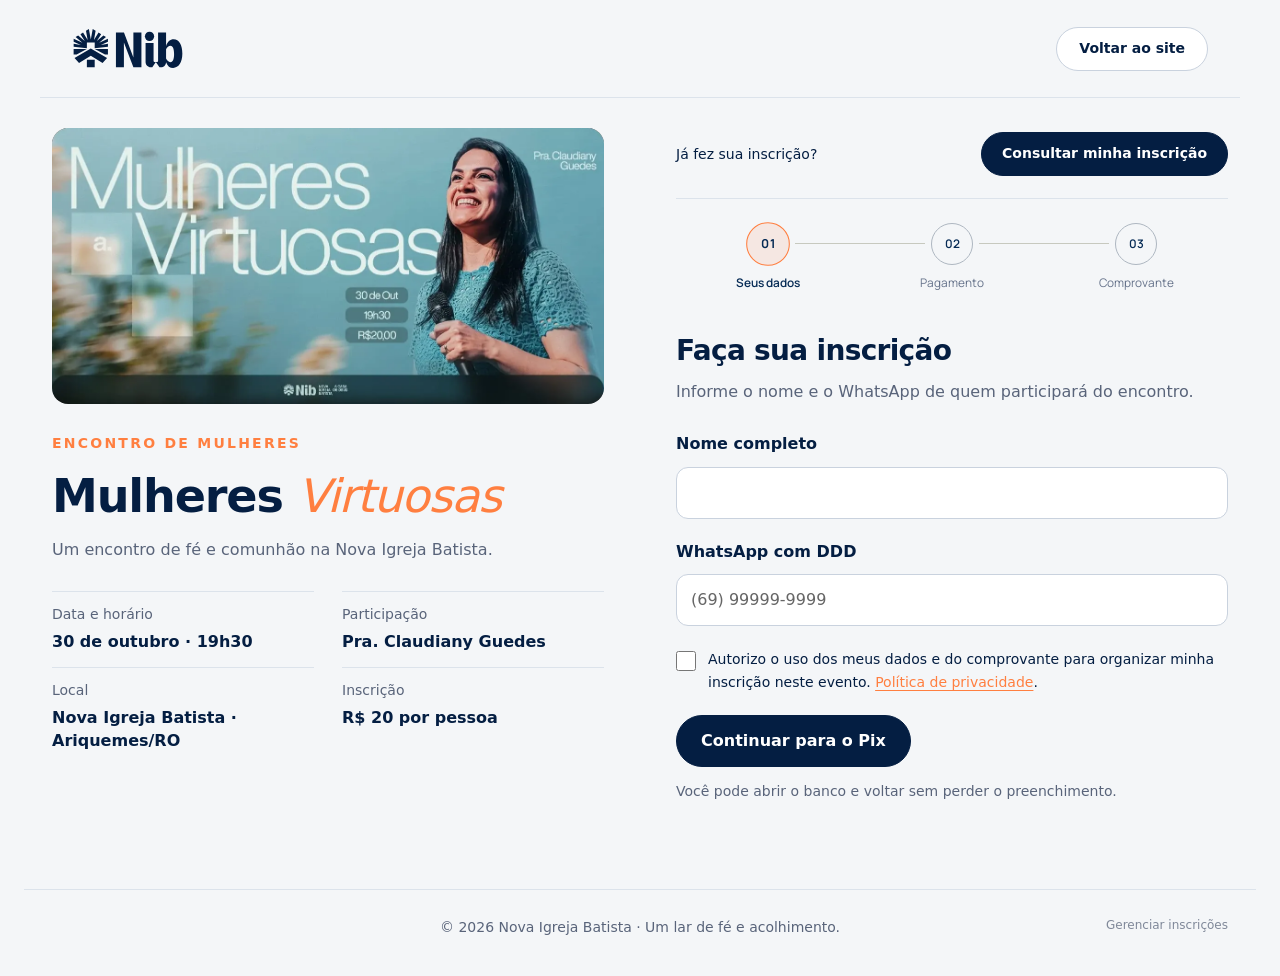
<file: mulheres-virtuosas.html>
<!doctype html>
<html lang="pt-BR">
<head>
  <meta charset="utf-8">
  <meta name="viewport" content="width=device-width, initial-scale=1">
  <title>Inscrição · Mulheres Virtuosas</title>
  <meta name="description" content="Inscreva-se no Mulheres Virtuosas. Dia 30 de outubro, às 19h30, na Nova Igreja Batista. Inscrição: R$20.">
  <meta name="theme-color" content="#ebebdf">
  
  <link rel="preconnect" href="https://fonts.googleapis.com">
  <link rel="preconnect" href="https://fonts.gstatic.com" crossorigin>
  <link href="https://fonts.googleapis.com/css2?family=Manrope:wght@400;500;600;700;800&family=Montserrat:wght@600;700;800;900&display=swap" rel="stylesheet">
  <link rel="stylesheet" href="assets/inscricao-mulheres-v221.css?v=230">
  <style>
    .event-footer{position:relative;text-align:center;padding-left:190px;padding-right:190px}
    .event-footer .admin-link{position:absolute;right:24px;top:50%;transform:translateY(-50%);font-size:.78rem;opacity:.58;text-decoration:none;color:inherit;padding:6px 0;border:0;background:none;white-space:nowrap}
    .event-footer .admin-link:hover,.event-footer .admin-link:focus-visible{opacity:1;text-decoration:underline;text-underline-offset:4px}
    @media (max-width:700px){.event-footer{padding:18px 20px 16px;text-align:center}.event-footer .admin-link{position:static;transform:none;display:block;width:max-content;margin:9px 0 0 auto;font-size:.74rem;opacity:.55}}

    /* =========================================================
       v227 — stepper mais leve, visualmente igual ao NXT
       ========================================================= */

    .progress{
      --step-done:#e85d16;
      --step-current:#ffa36f;
      --step-idle:#aeb7c1;
      --step-line:#c7c9bf;

      list-style:none !important;
      padding:0 !important;
      margin:0 0 43px !important;
      display:flex !important;
      align-items:flex-start !important;
      justify-content:space-between !important;
      gap:0 !important;
    }

    .progress,
    .progress li,
    .progress li > span{
      font-family:"Manrope",Arial,sans-serif !important;
      font-synthesis:none !important;
    }

    .progress li{
      flex:1 1 0 !important;
      min-width:0 !important;
      position:relative !important;
      text-align:center !important;

      color:#65728a !important;
      font-size:.74rem !important;
      line-height:1.25 !important;
      font-weight:400 !important;

      transition:color .28s ease,font-weight .28s ease !important;
    }

    .progress li > span{
      display:flex !important;
      width:42px !important;
      height:42px !important;
      min-width:42px !important;
      min-height:42px !important;
      margin:0 auto 11px !important;
      padding:0 !important;

      align-items:center !important;
      justify-content:center !important;

      border:1px solid var(--step-idle) !important;
      border-radius:50% !important;
      background:transparent !important;

      color:#062b55 !important;
      font-size:.74rem !important;
      line-height:1 !important;
      font-weight:700 !important;

      position:relative !important;
      z-index:3 !important;

      box-shadow:none !important;
      filter:none !important;

      transition:
        background-color .32s ease,
        border-color .32s ease,
        color .32s ease,
        transform .32s cubic-bezier(.2,.8,.2,1) !important;
    }

    /* Concluído: texto leve, como no NXT */
    .progress li.is-complete{
      color:#44566e !important;
      font-weight:400 !important;
    }

    .progress li.is-complete > span{
      background:var(--step-done) !important;
      border-color:var(--step-done) !important;
      color:#fff !important;
      font-weight:700 !important;
      transform:none !important;
      box-shadow:none !important;
    }

    /* Atual: destaque moderado, sem aspecto pesado */
    .progress li[aria-current="step"]{
      color:#062b55 !important;
      font-weight:600 !important;
    }

    .progress li[aria-current="step"] > span{
      background:rgba(255,127,64,.12) !important;
      border-color:#ff7f40 !important;
      color:#062b55 !important;
      font-weight:700 !important;
      transform:scale(1.04) !important;
      box-shadow:none !important;
      outline:0 !important;
      animation:mv-step-enter .38s cubic-bezier(.2,.8,.2,1);
    }

    /* Futuro */
    .progress li:not(.is-complete):not([aria-current="step"]){
      color:#65728a !important;
      font-weight:400 !important;
    }

    .progress li:not(.is-complete):not([aria-current="step"]) > span{
      background:transparent !important;
      border-color:var(--step-idle) !important;
      color:#062b55 !important;
      font-weight:600 !important;
      transform:none !important;
      box-shadow:none !important;
    }

    @keyframes mv-step-enter{
      0%{transform:scale(.92)}
      65%{transform:scale(1.08)}
      100%{transform:scale(1.04)}
    }

    .progress li + li::before,
    .progress li + li::after,
    .progress li:nth-child(1) > span::after,
    .progress li:nth-child(2) > span::after{
      content:none !important;
      display:none !important;
    }

    .progress li:not(:last-child)::before{
      content:"" !important;
      display:block !important;
      position:absolute !important;
      z-index:0 !important;
      top:20px !important;
      left:calc(50% + 27px) !important;
      width:calc(100% - 54px) !important;
      height:1px !important;
      background:var(--step-line) !important;
      pointer-events:none !important;
    }

    .progress li:not(:last-child)::after{
      content:"" !important;
      display:block !important;
      position:absolute !important;
      z-index:1 !important;
      top:20px !important;
      left:calc(50% + 27px) !important;
      width:calc(100% - 54px) !important;
      height:1px !important;
      background:var(--step-done) !important;
      transform:scaleX(0) !important;
      transform-origin:left center !important;
      transition:transform .42s cubic-bezier(.2,.8,.2,1) !important;
      pointer-events:none !important;
    }

    .progress li.is-complete:not(:last-child)::after{
      transform:scaleX(1) !important;
    }

    @media(max-width:700px){
      .progress li{
        font-size:.68rem !important;
      }

      .progress li > span{
        width:36px !important;
        height:36px !important;
        min-width:36px !important;
        min-height:36px !important;
        font-size:.7rem !important;
      }

      .progress li:not(:last-child)::before,
      .progress li:not(:last-child)::after{
        top:17px !important;
        left:calc(50% + 23px) !important;
        width:calc(100% - 46px) !important;
      }
    }

    @media(prefers-reduced-motion:reduce){
      .progress li,
      .progress li > span,
      .progress li::before,
      .progress li::after{
        transition:none !important;
      }

      .progress li[aria-current="step"] > span{
        animation:none !important;
        transform:none !important;
      }
    }

  
    /* V11.0 — trava horizontal */
    html,body{width:100%;max-width:100%;overflow-x:hidden!important;overscroll-behavior-x:none}
    @supports (overflow:clip){html,body{overflow-x:clip!important}}
    body{position:relative;touch-action:pan-y pinch-zoom}
    header,main,footer{max-width:100%}

</style>
  <script defer src="assets/inscricao-mulheres-v221.js?v=230"></script>
<link rel="stylesheet" href="/consulta-inscricao/atalho.css?v=2.6">
<link rel="icon" type="image/png" sizes="32x32" href="/img/favicon-nib-32-v113.png?v=2.6"><link rel="apple-touch-icon" sizes="180x180" href="/img/favicon-nib-180-v113.png?v=2.6"><link rel="stylesheet" href="/consulta-inscricao/cabecalho.css?v=2.9"></head>
<body>
  <header class="event-header nib-public-header"><a href="./" aria-label="Nova Igreja Batista — início"><img class="logo-light" src="img/logo/logo3-azul.svg" alt="Nova Igreja Batista" width="112" height="48"></a><div class="header-actions nib-public-actions"><a class="back-site" href="./">Voltar ao site</a></div></header>
  <main class="registration">
    <aside class="event-summary">
      <div class="event-art-crop"><img class="event-art" src="img/eventos/mulheres-virtuosas-2026.webp" alt="Mulheres Virtuosas com Pra. Claudiany Guedes" width="1599" height="600"></div>
      <span class="eyebrow">Encontro de mulheres</span>
      <h1>Mulheres <em>Virtuosas</em></h1>
      <p>Um encontro de fé e comunhão na Nova Igreja Batista.</p>
      <dl class="event-facts">
        <div><dt>Data e horário</dt><dd>30 de outubro · 19h30</dd></div>
        <div><dt>Participação</dt><dd>Pra. Claudiany Guedes</dd></div>
        <div><dt>Local</dt><dd>Nova Igreja Batista · Ariquemes/RO</dd></div>
        <div><dt>Inscrição</dt><dd>R$ 20 por pessoa</dd></div>
      </dl>
    </aside>
    <section class="form-area" aria-label="Inscrição no evento">
<div class="nib-consulta-topo"><span>Já fez sua inscrição?</span><a href="/consulta-inscricao/?evento=mulheres-virtuosas">Consultar minha inscrição</a></div>
      <ol class="progress" aria-label="Etapas da inscrição"><li aria-current="step"><span>01</span> Seus dados</li><li><span>02</span> Pagamento</li><li><span>03</span> Comprovante</li></ol>
      <p id="form-error" class="message error" role="alert" hidden></p>
      <form id="event-form" novalidate>
        <fieldset data-step="0">
          <legend>Faça sua inscrição</legend><p class="step-intro">Informe o nome e o WhatsApp de quem participará do encontro.</p>
          <label for="name">Nome completo</label><input id="name" name="name" autocomplete="name" maxlength="120" required>
          <label for="phone">WhatsApp com DDD</label><input id="phone" name="phone" type="tel" inputmode="tel" autocomplete="tel" placeholder="(69) 99999-9999" maxlength="20" required>
          <label class="consent"><input type="checkbox" id="consent" name="consent" required><span>Autorizo o uso dos meus dados e do comprovante para organizar minha inscrição neste evento. <a href="privacidade.html" target="_blank" rel="noopener">Política de privacidade</a>.</span></label>
          <div class="honeypot" aria-hidden="true"><label for="website">Deixe em branco</label><input id="website" name="website" tabindex="-1" autocomplete="off"></div>
          <button class="button primary" id="next-data" type="button">Continuar para o Pix</button>
          <p class="small-note">Você pode abrir o banco e voltar sem perder o preenchimento.</p>
        </fieldset>
        <fieldset data-step="1" hidden>
          <legend>Pagamento via Pix</legend>
          <div class="price"><span>Valor da inscrição</span><strong>R$ 20<span>,00</span></strong></div>
          <p class="step-intro">Use o Pix Copia e Cola ou leia o QR Code para pagar R$ 20 no aplicativo do seu banco. Depois, volte para enviar o comprovante.</p>
          <div class="pix-payment">
            <div class="pix-qr"><img src="img/eventos/pix-mulheres-20-v201.png" alt="QR Code Pix de R$ 20 para Nova Igreja Batista" width="441" height="441"><p class="small-note">No banco, escolha pagar com QR Code.</p></div>
            <div class="pix-code-block"><label for="pix-code">Pix Copia e Cola</label><textarea id="pix-code" readonly rows="4" spellcheck="false" autocomplete="off">00020126360014br.gov.bcb.pix011440518758000130520400005303986540520.005802BR5919NOVA IGREJA BATISTA6009ARIQUEMES62070503***630464A2</textarea><button class="button primary" type="button" id="copy-pix">Copiar código PIX</button><p class="small-note">No celular, copie o código e cole na opção Pix Copia e Cola do seu banco.</p></div>
          </div>
          <p class="small-note pix-recipient">Recebedor: <strong>Nova Igreja Batista</strong><br>Chave CNPJ: 40.518.758/0001-30</p>
          <p id="copy-status" class="small-note" role="status" aria-live="polite"></p>
          <p class="small-note">Confira o destinatário da igreja no aplicativo antes de pagar e guarde o comprovante.</p>
          <div class="actions"><button class="button secondary" type="button" data-back="0">Voltar</button><button class="button primary" id="next-pix" type="button">Já paguei. Enviar comprovante</button></div>
        </fieldset>
        <fieldset data-step="2" hidden>
          <legend>Envie seu comprovante.</legend><p class="step-intro">Anexe a imagem ou o PDF do pagamento de R$ 20.</p>
          <label class="upload" id="receipt-picker" for="receipt"><strong>Escolher comprovante</strong><span>JPG, PNG, WebP ou PDF · até 6 MB</span><input id="receipt" name="receipt" type="file" accept="image/jpeg,image/png,image/webp,application/pdf" required></label>
          <div id="receipt-selected" class="receipt-selected" hidden>
            <img id="receipt-preview" alt="Prévia do comprovante selecionado" hidden>
            <div class="receipt-file"><p id="file-status" class="small-note" role="status" aria-live="polite"></p><button type="button" id="change-receipt" class="receipt-change">Trocar arquivo</button></div>
          </div>
          <label class="consent payer-toggle"><input type="checkbox" id="other-payer" aria-controls="payer-field" aria-expanded="false"><span>O Pix foi feito por outra pessoa?</span></label>
          <div id="payer-field" hidden><label for="payer">Nome de quem fez o Pix</label><input id="payer" name="payer" autocomplete="off" maxlength="120" disabled></div>
          <p class="small-note">Receberemos seus dados e o comprovante. O envio não faz uma validação bancária automática.</p>
          <div class="actions"><button class="button secondary" type="button" data-back="1">Voltar</button><button class="button primary" id="submit-registration" type="button" disabled>Concluir inscrição</button></div>
        </fieldset>
      </form>
      <section id="success" hidden tabindex="-1" aria-labelledby="success-title"><span class="eyebrow">Mulheres Virtuosas</span><h2 id="success-title">Inscrição feita!</h2><p>Sua inscrição e seu comprovante foram recebidos. Esperamos você no dia 30 de outubro, às 19h30!</p><dl class="confirmation"><div><dt>Protocolo</dt><dd class="protocol-row"><span id="protocol"></span><button type="button" class="protocol-copy" id="copy-protocol">Copiar protocolo</button></dd></div><div><dt>Nosso encontro</dt><dd>30 de outubro · 19h30</dd></div></dl><p class="small-note" id="protocol-status" role="status" aria-live="polite"></p><p class="small-note">Guarde seu protocolo para consultar a organização, se precisar.</p><a class="button primary" href="./">Voltar ao site</a><button class="new-registration" id="new-registration" type="button">Inscrever outra participante</button></section>
      <noscript><p class="message error">Ative o JavaScript do navegador para fazer sua inscrição.</p></noscript>
    </section>
  </main>
  <footer class="event-footer"><span>© 2026 Nova Igreja Batista · Um lar de fé e acolhimento.</span><a class="admin-link" href="/inscricoes/" target="_blank" rel="noopener noreferrer">Gerenciar inscrições</a></footer>

  <script>
    document.addEventListener('DOMContentLoaded', function () {
      const steps = Array.from(document.querySelectorAll('.progress li'));
      if (!steps.length) return;

      function syncSteps() {
        let current = steps.findIndex(step => step.getAttribute('aria-current') === 'step');
        if (current < 0) current = 0;
        steps.forEach((step,index)=>{
          step.classList.toggle('is-complete', index < current);
        });
      }

      const observer = new MutationObserver(syncSteps);
      steps.forEach(step => observer.observe(step,{
        attributes:true,
        attributeFilter:['aria-current']
      }));

      syncSteps();
    });
  </script>

<script defer src="/assets/comprovante-leve.js?v=1"></script>
</body></html>
</file>
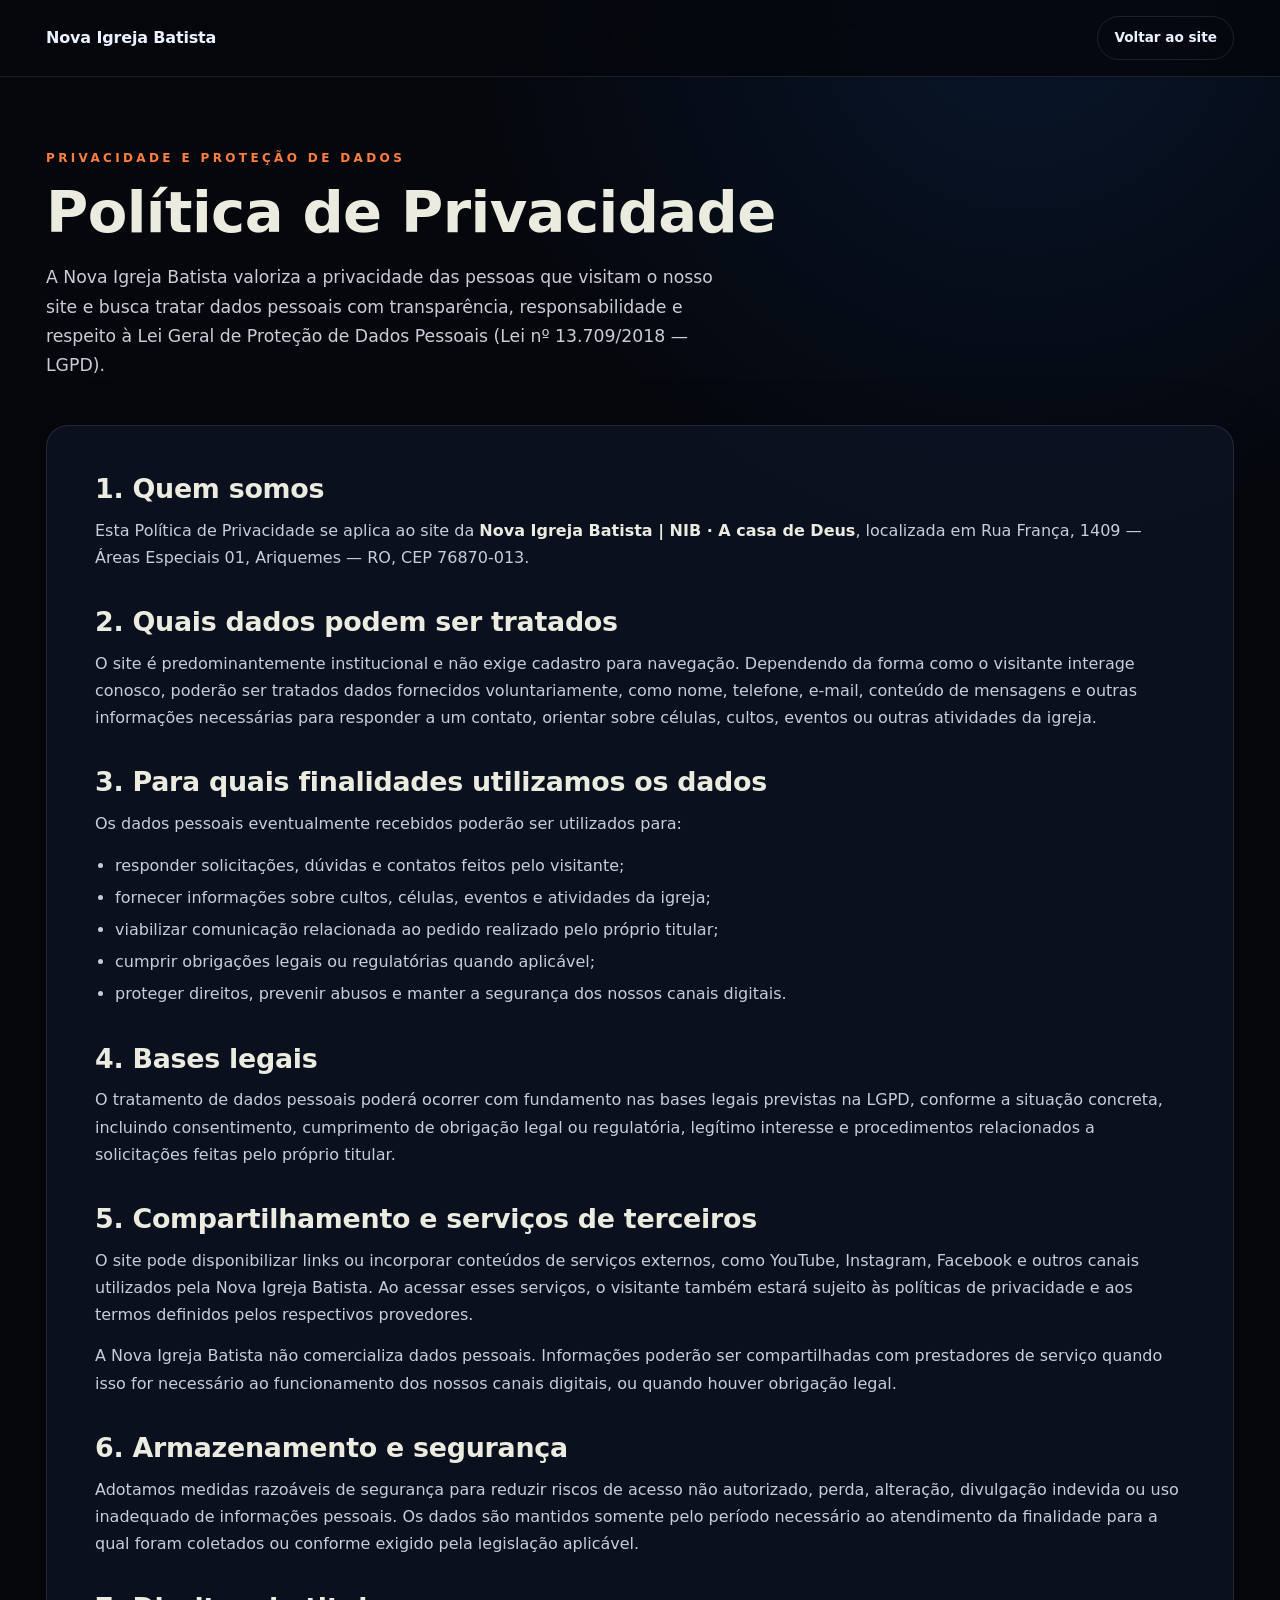
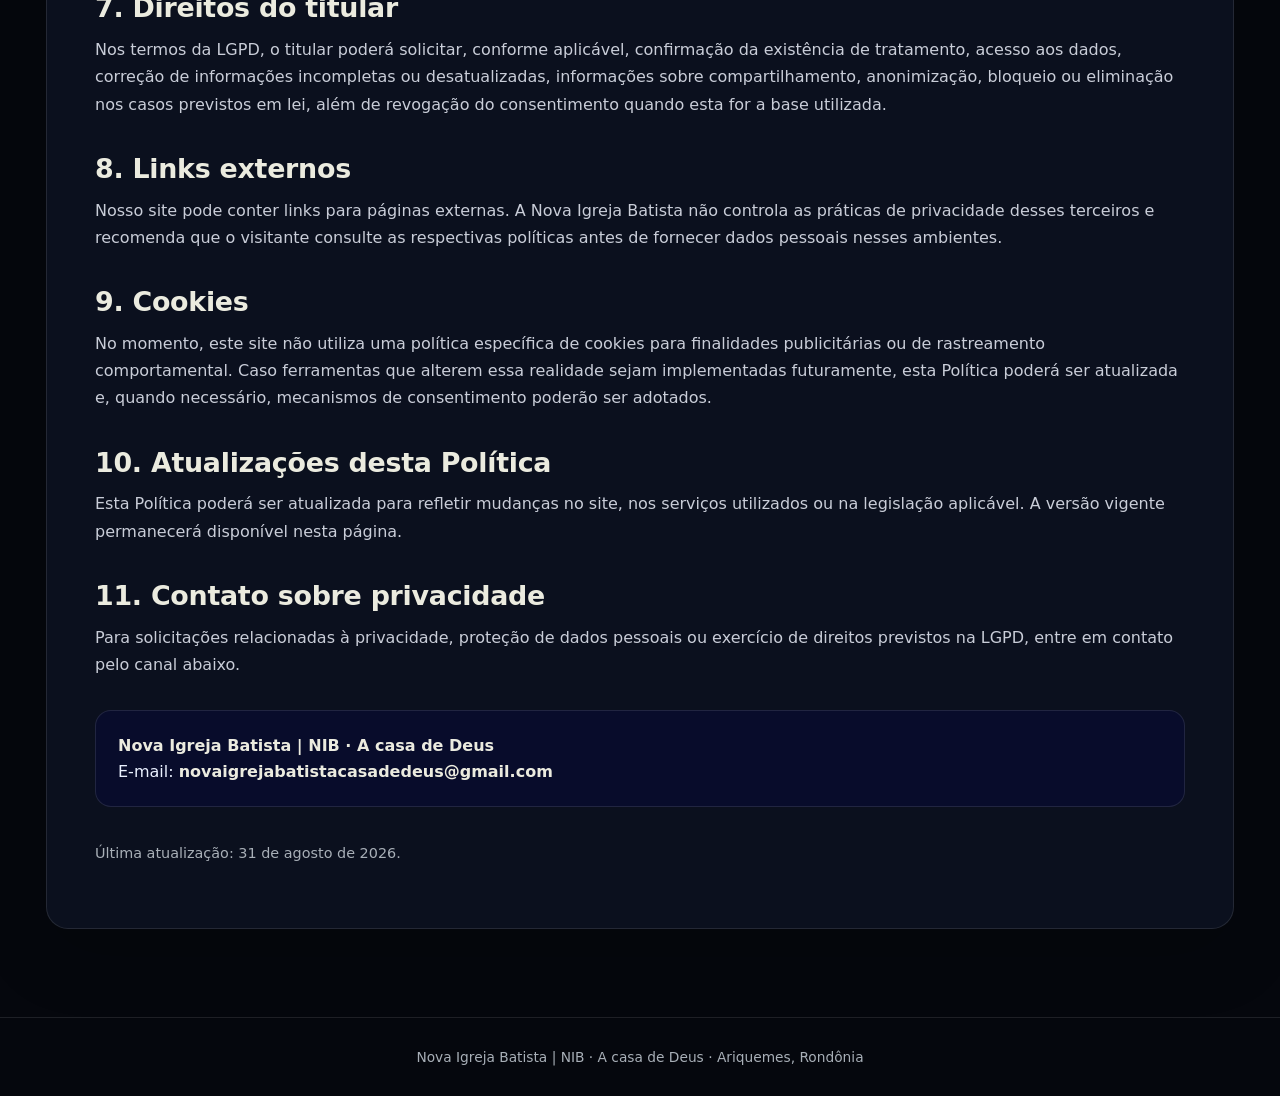
<file: privacidade.html>
<!doctype html>
<html lang="pt-BR">
<head>
  <meta charset="utf-8">
  <meta name="viewport" content="width=device-width, initial-scale=1">
  <title>Política de Privacidade | Nova Igreja Batista - NIB</title>
  <meta name="description" content="Política de Privacidade da Nova Igreja Batista - NIB Casa de Deus, em Ariquemes, Rondônia.">
  <meta name="robots" content="index, follow, max-image-preview:large">
  <link rel="canonical" href="https://novaigrejabatista.com.br/privacidade.html">

  <meta property="og:locale" content="pt_BR">
  <meta property="og:type" content="website">
  <meta property="og:site_name" content="Nova Igreja Batista - NIB">
  <meta property="og:title" content="Política de Privacidade | Nova Igreja Batista - NIB">
  <meta property="og:description" content="Conheça como a Nova Igreja Batista trata dados pessoais e protege a privacidade dos visitantes do site.">
  <meta property="og:url" content="https://novaigrejabatista.com.br/privacidade.html">
  <meta property="og:image" content="https://novaigrejabatista.com.br/img/og-nova-igreja-batista.jpg">

  <style>
    /* ===== v155 — identidade tipográfica da página principal ===== */
    @font-face{font-family:"NIB Acumin Mobile v124";src:url("fonts/NIB-Acumin-Light-Mobile-v124.woff2") format("woff2");font-weight:300;font-style:normal;font-display:swap}
    @font-face{font-family:"NIB Acumin Mobile v124";src:url("fonts/NIB-Acumin-Regular-Mobile-v124.woff2") format("woff2");font-weight:400;font-style:normal;font-display:swap}
    @font-face{font-family:"NIB Acumin Mobile v124";src:url("fonts/NIB-Acumin-Medium-Mobile-v124.woff2") format("woff2");font-weight:500;font-style:normal;font-display:swap}
    @font-face{font-family:"NIB Acumin Mobile v124";src:url("fonts/NIB-Acumin-Semibold-Mobile-v124.woff2") format("woff2");font-weight:600;font-style:normal;font-display:swap}
    @font-face{font-family:"NIB Acumin Mobile v124";src:url("fonts/NIB-Acumin-Bold-Mobile-v124.woff2") format("woff2");font-weight:700;font-style:normal;font-display:swap}

    :root{
      --bg:#05070d;
      --bg-2:#0a0f1c;
      --panel:#0e1526;
      --ink:#eaf1ff;
      --muted:#8b9ac0;
      --line:rgba(255,255,255,.10);
      --navy:#060749;
      --marfim:#EBEBDF;
      --azul-gray:#A8AFB7;
      --laranja:#FF7F40;
      --azul-luz:#7d9bd4;
      --display:system-ui,-apple-system,"Segoe UI",sans-serif;
      --body:system-ui,-apple-system,"Segoe UI",sans-serif;
      --acumin:system-ui,-apple-system,"Segoe UI",sans-serif;
      --wrap:1240px;
    }

    *{box-sizing:border-box}
    html{scroll-behavior:smooth}
    body{
      margin:0;
      background:
        radial-gradient(circle at 80% 0%,rgba(29,127,255,.12),transparent 34rem),
        var(--bg);
      color:var(--ink);
      font-family:var(--body);
      line-height:1.6;
      -webkit-font-smoothing:antialiased;
    }
    a{color:inherit;text-decoration:none}

    .top{
      position:sticky;
      top:0;
      z-index:10;
      backdrop-filter:blur(16px);
      -webkit-backdrop-filter:blur(16px);
      background:rgba(5,7,13,.82);
      border-bottom:1px solid var(--line);
    }
    .top-inner,.wrap{
      max-width:var(--wrap);
      margin:0 auto;
      padding:0 26px;
    }
    .top-inner{
      min-height:76px;
      display:flex;
      align-items:center;
      justify-content:space-between;
      gap:24px;
    }
    .brand{
      font-family:var(--acumin);
      font-weight:700;
      letter-spacing:-.01em;
    }
    .back{
      font-family:var(--acumin);
      font-size:.85rem;
      font-weight:600;
      border:1px solid var(--line);
      border-radius:999px;
      padding:10px 16px;
      transition:.25s;
    }
    .back:hover{
      background:var(--marfim);
      color:var(--navy);
      border-color:var(--marfim);
    }

    main{padding:72px 0 88px}

    /* Chapéu — mesmo padrão da página principal */
    .eyebrow{
      font-family:var(--acumin);
      font-size:.75rem;
      font-weight:600;
      letter-spacing:.28em;
      text-transform:uppercase;
      color:var(--laranja);
    }

    /* Título principal — mesmo peso, tracking e escala visual dos títulos de seção */
    h1{
      font-family:var(--acumin);
      font-weight:700;
      letter-spacing:-.01em;
      line-height:1.06;
      font-size:clamp(2rem,5vw,3.6rem);
      color:var(--marfim);
      margin:14px 0 20px;
      max-width:850px;
    }

    /* Texto de abertura — padrão .lead da home */
    .lead{
      font-family:var(--acumin);
      color:#c9cdd8;
      font-size:1.08rem;
      max-width:62ch;
      margin-bottom:44px;
    }

    .card{
      background:rgba(14,21,38,.72);
      border:1px solid var(--line);
      border-radius:22px;
      padding:clamp(24px,5vw,48px);
      box-shadow:0 22px 70px rgba(0,0,0,.18);
    }

    /* Subtítulos seguem a mesma linguagem dos títulos da home */
    h2{
      font-family:var(--acumin);
      font-weight:700;
      letter-spacing:-.01em;
      line-height:1.15;
      font-size:clamp(1.35rem,2.1vw,1.75rem);
      color:var(--marfim);
      margin:36px 0 12px;
    }
    h2:first-child{margin-top:0}

    /* Corpo de texto coerente com a página principal */
    p,li{
      font-family:var(--acumin);
      font-size:1rem;
      font-weight:400;
      line-height:1.7;
      color:#c9cdd8;
    }
    p{margin:0 0 14px}
    ul{padding-left:1.25rem;margin:8px 0 0}
    li+li{margin-top:5px}
    strong{font-weight:700;color:var(--marfim)}

    .contact{
      margin-top:32px;
      padding:22px;
      border-radius:16px;
      background:rgba(6,7,73,.32);
      border:1px solid rgba(255,255,255,.10);
    }
    .contact a{
      color:var(--marfim);
      font-weight:700;
    }
    .contact a:hover{color:var(--laranja)}

    .updated{
      margin-top:34px;
      color:var(--azul-gray);
      font-size:.9rem;
    }

    footer{
      border-top:1px solid var(--line);
      padding:28px 20px;
      text-align:center;
      color:var(--azul-gray);
      font-family:var(--acumin);
      font-size:.86rem;
    }

    /* Mesmo comportamento tipográfico mobile usado na página principal */
    @media(max-width:820px){
      html,body,body *{
        font-family:"NIB Acumin Mobile v124",Arial,sans-serif !important;
      }
      .top-inner,.wrap{padding-left:18px;padding-right:18px}
      .top-inner{min-height:66px}
      .back{padding:8px 12px;font-size:.82rem}
      main{padding-top:46px}
      h1{font-size:clamp(2rem,10vw,3rem)}
      .lead{font-size:1.02rem}
      p,li{font-size:.98rem}
    }
  </style>
</head>
<body>
  <header class="top">
    <div class="top-inner">
      <a class="brand" href="/">Nova Igreja Batista</a>
      <a class="back" href="/">Voltar ao site</a>
    </div>
  </header>

  <main>
    <div class="wrap">
      <div class="eyebrow">Privacidade e proteção de dados</div>
      <h1>Política de Privacidade</h1>
      <p class="lead">
        A Nova Igreja Batista valoriza a privacidade das pessoas que visitam o nosso site e busca tratar
        dados pessoais com transparência, responsabilidade e respeito à Lei Geral de Proteção de Dados
        Pessoais (Lei nº 13.709/2018 — LGPD).
      </p>

      <article class="card">
        <h2>1. Quem somos</h2>
        <p>
          Esta Política de Privacidade se aplica ao site da <strong>Nova Igreja Batista | NIB · A casa de Deus</strong>,
          localizada em Rua França, 1409 — Áreas Especiais 01, Ariquemes — RO, CEP 76870-013.
        </p>

        <h2>2. Quais dados podem ser tratados</h2>
        <p>
          O site é predominantemente institucional e não exige cadastro para navegação. Dependendo da forma
          como o visitante interage conosco, poderão ser tratados dados fornecidos voluntariamente, como nome,
          telefone, e-mail, conteúdo de mensagens e outras informações necessárias para responder a um contato,
          orientar sobre células, cultos, eventos ou outras atividades da igreja.
        </p>

        <h2>3. Para quais finalidades utilizamos os dados</h2>
        <p>Os dados pessoais eventualmente recebidos poderão ser utilizados para:</p>
        <ul>
          <li>responder solicitações, dúvidas e contatos feitos pelo visitante;</li>
          <li>fornecer informações sobre cultos, células, eventos e atividades da igreja;</li>
          <li>viabilizar comunicação relacionada ao pedido realizado pelo próprio titular;</li>
          <li>cumprir obrigações legais ou regulatórias quando aplicável;</li>
          <li>proteger direitos, prevenir abusos e manter a segurança dos nossos canais digitais.</li>
        </ul>

        <h2>4. Bases legais</h2>
        <p>
          O tratamento de dados pessoais poderá ocorrer com fundamento nas bases legais previstas na LGPD,
          conforme a situação concreta, incluindo consentimento, cumprimento de obrigação legal ou regulatória,
          legítimo interesse e procedimentos relacionados a solicitações feitas pelo próprio titular.
        </p>

        <h2>5. Compartilhamento e serviços de terceiros</h2>
        <p>
          O site pode disponibilizar links ou incorporar conteúdos de serviços externos, como YouTube,
          Instagram, Facebook e outros canais utilizados pela Nova Igreja Batista. Ao acessar esses serviços,
          o visitante também estará sujeito às políticas de privacidade e aos termos definidos pelos respectivos
          provedores.
        </p>
        <p>
          A Nova Igreja Batista não comercializa dados pessoais. Informações poderão ser compartilhadas com
          prestadores de serviço quando isso for necessário ao funcionamento dos nossos canais digitais, ou
          quando houver obrigação legal.
        </p>

        <h2>6. Armazenamento e segurança</h2>
        <p>
          Adotamos medidas razoáveis de segurança para reduzir riscos de acesso não autorizado, perda,
          alteração, divulgação indevida ou uso inadequado de informações pessoais. Os dados são mantidos
          somente pelo período necessário ao atendimento da finalidade para a qual foram coletados ou conforme
          exigido pela legislação aplicável.
        </p>

        <h2>7. Direitos do titular</h2>
        <p>
          Nos termos da LGPD, o titular poderá solicitar, conforme aplicável, confirmação da existência de
          tratamento, acesso aos dados, correção de informações incompletas ou desatualizadas, informações
          sobre compartilhamento, anonimização, bloqueio ou eliminação nos casos previstos em lei, além de
          revogação do consentimento quando esta for a base utilizada.
        </p>

        <h2>8. Links externos</h2>
        <p>
          Nosso site pode conter links para páginas externas. A Nova Igreja Batista não controla as práticas
          de privacidade desses terceiros e recomenda que o visitante consulte as respectivas políticas antes
          de fornecer dados pessoais nesses ambientes.
        </p>

        <h2>9. Cookies</h2>
        <p>
          No momento, este site não utiliza uma política específica de cookies para finalidades publicitárias
          ou de rastreamento comportamental. Caso ferramentas que alterem essa realidade sejam implementadas
          futuramente, esta Política poderá ser atualizada e, quando necessário, mecanismos de consentimento
          poderão ser adotados.
        </p>

        <h2>10. Atualizações desta Política</h2>
        <p>
          Esta Política poderá ser atualizada para refletir mudanças no site, nos serviços utilizados ou na
          legislação aplicável. A versão vigente permanecerá disponível nesta página.
        </p>

        <h2>11. Contato sobre privacidade</h2>
        <p>
          Para solicitações relacionadas à privacidade, proteção de dados pessoais ou exercício de direitos
          previstos na LGPD, entre em contato pelo canal abaixo.
        </p>

        <div class="contact">
          <strong>Nova Igreja Batista | NIB · A casa de Deus</strong><br>
          E-mail:
          <a href="mailto:novaigrejabatistacasadedeus@gmail.com">novaigrejabatistacasadedeus@gmail.com</a>
        </div>

        <p class="updated">Última atualização: 31 de agosto de 2026.</p>
      </article>
    </div>
  </main>

  <footer>
    Nova Igreja Batista | NIB · A casa de Deus · Ariquemes, Rondônia
  </footer>
</body>
</html>
</file>
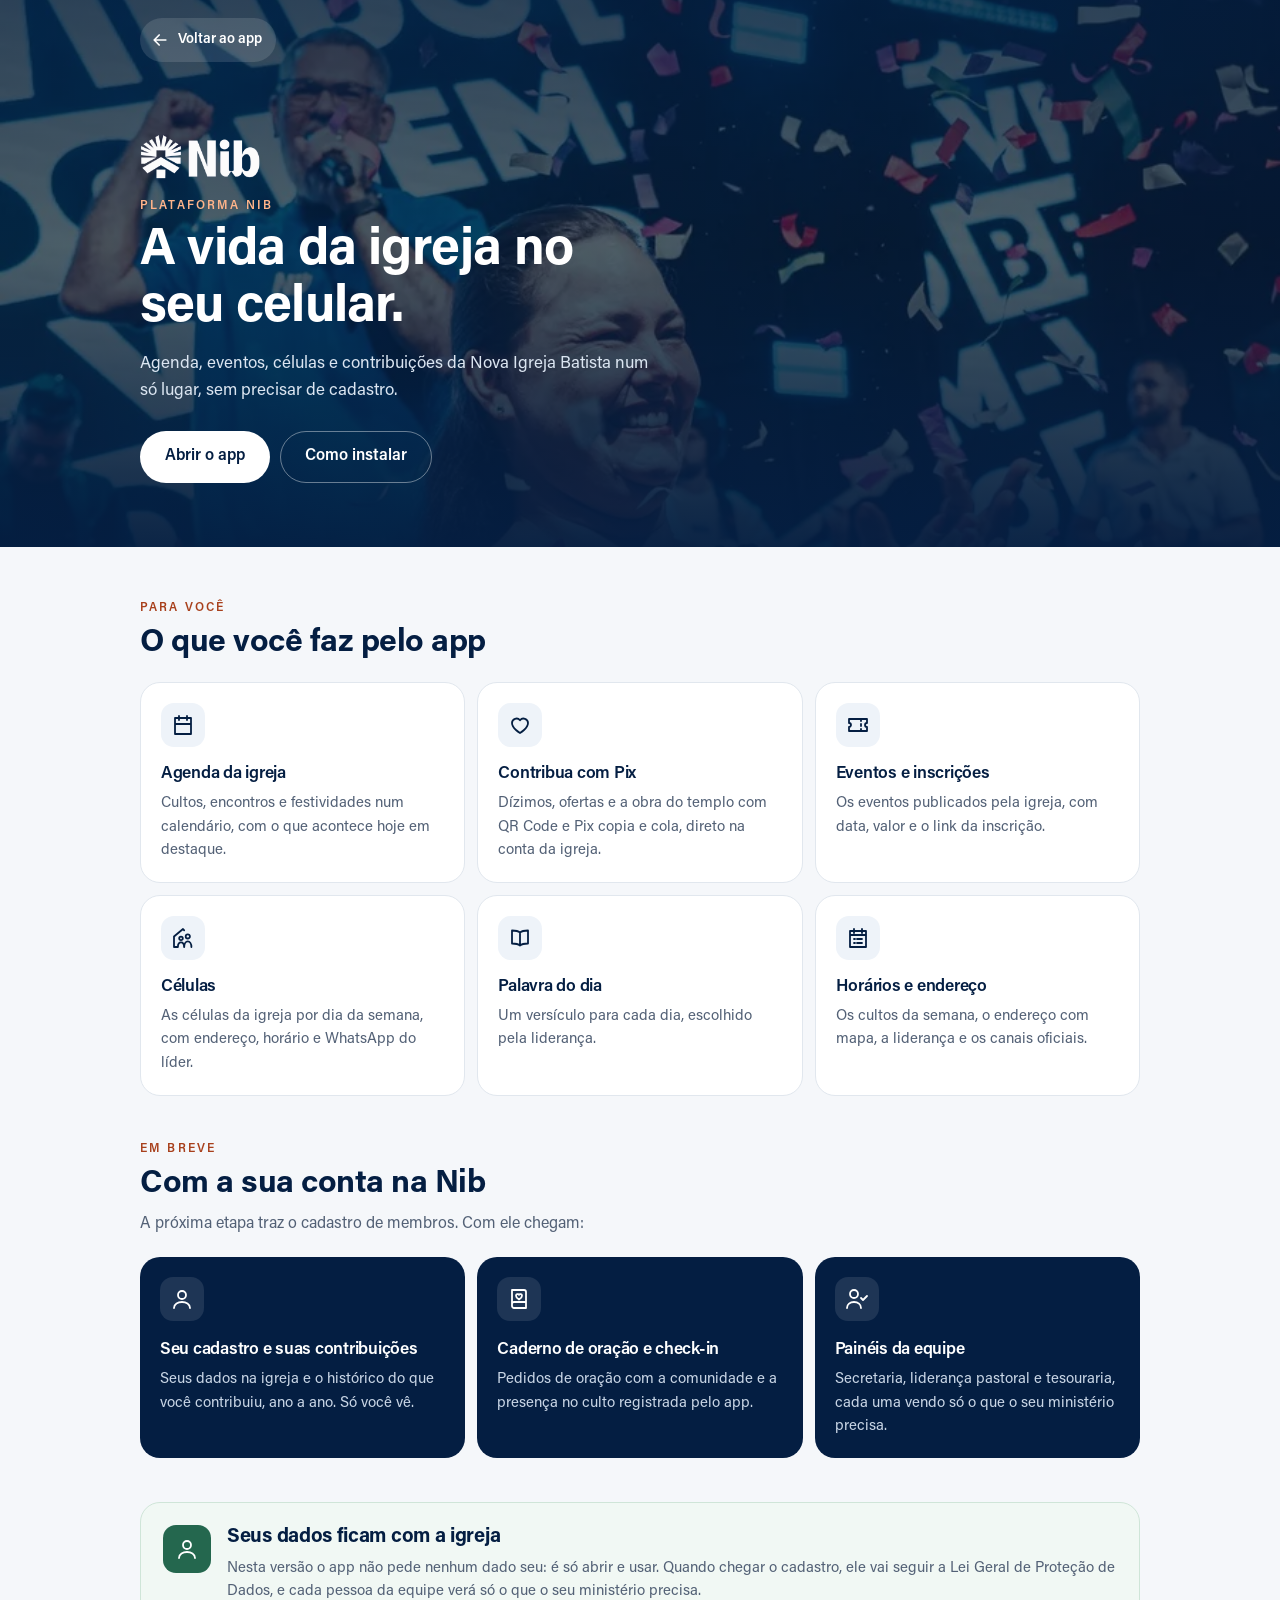
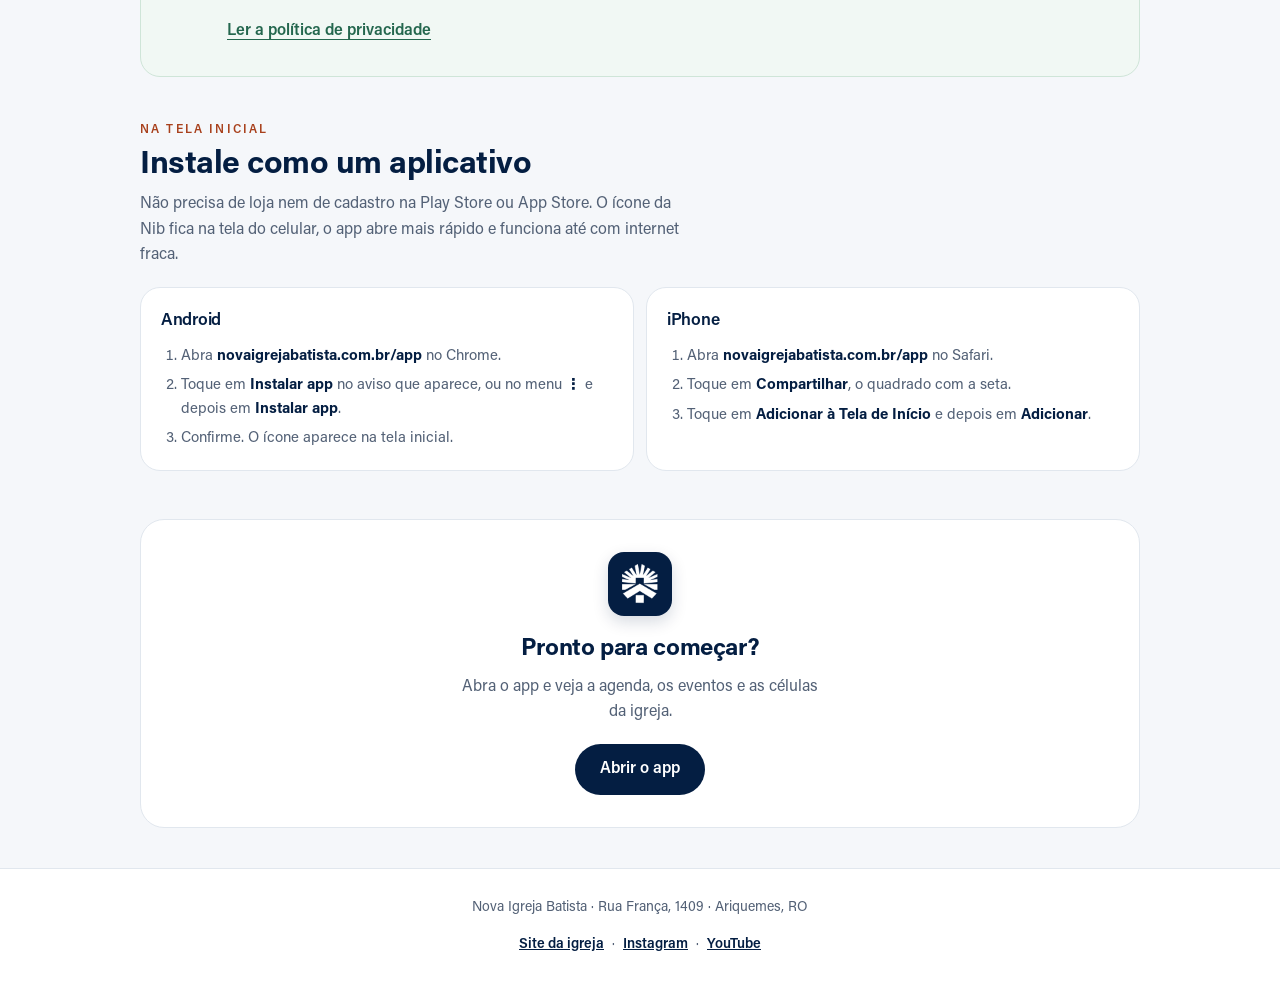
<file: aplicativo/conheca.html>
<!doctype html>
<html lang="pt-BR"><head><meta charset="utf-8"><meta name="viewport" content="width=device-width,initial-scale=1"><meta name="robots" content="noindex,nofollow"><meta name="color-scheme" content="light"><meta name="theme-color" content="#041e42"><title>Conheça o app da Nib · Nova Igreja Batista</title><meta name="description" content="O que dá para fazer no app da Nova Igreja Batista e como instalar no celular."><link rel="manifest" href="manifest.webmanifest"><link rel="icon" type="image/png" sizes="192x192" href="assets/icons/icon-192.png"><link rel="apple-touch-icon" href="assets/icons/apple-touch-icon.png"><link rel="stylesheet" href="conheca.css"><link rel="stylesheet" href="install.css"><script src="ambiente.js"></script>
<script src="install.js" defer></script></head>
<body id="nib-conheca">
<header class="cx-hero">
 <img class="cx-hero-photo" src="assets/social-instagram.webp" alt="" width="900" height="767">
 <div class="cx-hero-inner">
  <a class="cx-back" href="./"><svg viewBox="0 0 24 24" fill="none" stroke="currentColor" stroke-width="2" stroke-linecap="round" stroke-linejoin="round" aria-hidden="true"><path d="M19 12H5 M11 6l-6 6 6 6"/></svg><span>Voltar ao app</span></a>
  <img class="cx-logo" src="assets/splash-logo-final.webp" alt="Nib" width="400" height="150">
  <span class="cx-kicker">PLATAFORMA NIB</span>
  <h1>A vida da igreja no seu celular.</h1>
  <p>Agenda, eventos, células e contribuições da Nova Igreja Batista num só lugar, sem precisar de cadastro.</p>
  <div class="cx-cta"><a class="cx-btn cx-btn-light" href="./">Abrir o app</a><a class="cx-btn cx-btn-ghost" href="#instalar">Como instalar</a></div>
 </div>
</header>
<main>
 <section class="cx-section" aria-labelledby="cx-membro">
  <span class="cx-label">PARA VOCÊ</span>
  <h2 id="cx-membro">O que você faz pelo app</h2>
  <ul class="cx-grid">
   <li><span class="cx-ico"><svg viewBox="0 0 24 24" fill="none" stroke="currentColor" stroke-width="1.8" stroke-linecap="round" stroke-linejoin="round" aria-hidden="true"><path d="M4 5h16v16H4z M8 3v4 M16 3v4 M4 11h16"/></svg></span><h3>Agenda da igreja</h3><p>Cultos, encontros e festividades num calendário, com o que acontece hoje em destaque.</p></li>
   <li><span class="cx-ico"><svg viewBox="0 0 24 24" fill="none" stroke="currentColor" stroke-width="1.8" stroke-linecap="round" stroke-linejoin="round" aria-hidden="true"><path d="M12 20s-8-4.7-8-10a4.5 4.5 0 0 1 8-2.8A4.5 4.5 0 0 1 20 10c0 5.3-8 10-8 10z"/></svg></span><h3>Contribua com Pix</h3><p>Dízimos, ofertas e a obra do templo com QR Code e Pix copia e cola, direto na conta da igreja.</p></li>
      <li><span class="cx-ico"><svg viewBox="0 0 24 24" fill="none" stroke="currentColor" stroke-width="1.8" stroke-linecap="round" stroke-linejoin="round" aria-hidden="true"><path d="M3 6h18v4a2 2 0 0 0 0 4v4H3v-4a2 2 0 0 0 0-4z M15 6v2 M15 11v2 M15 16v2"/></svg></span><h3>Eventos e inscrições</h3><p>Os eventos publicados pela igreja, com data, valor e o link da inscrição.</p></li>
   <li><span class="cx-ico"><svg viewBox="0 0 24 24" fill="none" stroke="currentColor" stroke-width="1.8" stroke-linecap="round" stroke-linejoin="round" aria-hidden="true"><path d="M13.2 4.4 12 3 3 10.5V21h3.9 M10 14.2a1.8 1.8 0 1 0 0-3.6 1.8 1.8 0 0 0 0 3.6z M6.9 21c0-2.7 1.4-4.6 3.1-4.6s3.1 1.9 3.1 4.6 M16.8 12.5a2.1 2.1 0 1 0 0-4.2 2.1 2.1 0 0 0 0 4.2z M13.2 21c0-3.3 1.6-5.6 3.6-5.6s3.6 2.3 3.6 5.6"/></svg></span><h3>Células</h3><p>As células da igreja por dia da semana, com endereço, horário e WhatsApp do líder.</p></li>
   <li><span class="cx-ico"><svg viewBox="0 0 24 24" fill="none" stroke="currentColor" stroke-width="1.8" stroke-linecap="round" stroke-linejoin="round" aria-hidden="true"><path d="M12 6.5C10.2 5 7.6 4.5 4 4.5v13c3.6 0 6.2.5 8 2 1.8-1.5 4.4-2 8-2v-13c-3.6 0-6.2.5-8 2Z M12 6.5v13"/></svg></span><h3>Palavra do dia</h3><p>Um versículo para cada dia, escolhido pela liderança.</p></li>
   <li><span class="cx-ico"><svg viewBox="0 0 24 24" fill="none" stroke="currentColor" stroke-width="1.8" stroke-linecap="round" stroke-linejoin="round" aria-hidden="true"><path d="M4 5h16v16H4z M8 3v4 M16 3v4 M4 9h16 M8 13h1 M11 13h5 M8 17h1 M11 17h5"/></svg></span><h3>Horários e endereço</h3><p>Os cultos da semana, o endereço com mapa, a liderança e os canais oficiais.</p></li>
  </ul>
 </section>
 <section class="cx-section cx-team" aria-labelledby="cx-breve">
  <span class="cx-label">EM BREVE</span>
  <h2 id="cx-breve">Com a sua conta na Nib</h2>
  <p class="cx-lead">A próxima etapa traz o cadastro de membros. Com ele chegam:</p>
  <ul class="cx-teams">
   <li><span class="cx-ico"><svg viewBox="0 0 24 24" fill="none" stroke="currentColor" stroke-width="1.8" stroke-linecap="round" stroke-linejoin="round" aria-hidden="true"><path d="M12 12a4 4 0 1 0 0-8 4 4 0 0 0 0 8z M4 21c0-4 4-6 8-6s8 2 8 6"/></svg></span><div><h3>Seu cadastro e suas contribuições</h3><p>Seus dados na igreja e o histórico do que você contribuiu, ano a ano. Só você vê.</p></div></li>
   <li><span class="cx-ico"><svg viewBox="0 0 24 24" fill="none" stroke="currentColor" stroke-width="1.8" stroke-linecap="round" stroke-linejoin="round" aria-hidden="true"><path d="M5 3h12a2 2 0 0 1 2 2v16H7a2 2 0 0 1-2-2z M5 17a2 2 0 0 1 2-2h12 M12 12.5s-3-1.8-3-3.8a1.6 1.6 0 0 1 3-.8 1.6 1.6 0 0 1 3 .8c0 2-3 3.8-3 3.8z"/></svg></span><div><h3>Caderno de oração e check-in</h3><p>Pedidos de oração com a comunidade e a presença no culto registrada pelo app.</p></div></li>
   <li><span class="cx-ico"><svg viewBox="0 0 24 24" fill="none" stroke="currentColor" stroke-width="1.8" stroke-linecap="round" stroke-linejoin="round" aria-hidden="true"><path d="M9 11a4 4 0 1 0 0-8 4 4 0 0 0 0 8z M2 21c0-3.5 3-6 7-6s7 2.5 7 6 M16 11l2 2 4-4"/></svg></span><div><h3>Painéis da equipe</h3><p>Secretaria, liderança pastoral e tesouraria, cada uma vendo só o que o seu ministério precisa.</p></div></li>
  </ul>
 </section>
 <section class="cx-section cx-privacy" aria-labelledby="cx-dados">
  <span class="cx-ico cx-ico-big"><svg viewBox="0 0 24 24" fill="none" stroke="currentColor" stroke-width="1.8" stroke-linecap="round" stroke-linejoin="round" aria-hidden="true"><path d="M12 12a4 4 0 1 0 0-8 4 4 0 0 0 0 8z M4 21c0-4 4-6 8-6s8 2 8 6"/></svg></span>
  <div><h2 id="cx-dados">Seus dados ficam com a igreja</h2><p>Nesta versão o app não pede nenhum dado seu: é só abrir e usar. Quando chegar o cadastro, ele vai seguir a Lei Geral de Proteção de Dados, e cada pessoa da equipe verá só o que o seu ministério precisa.</p><a class="cx-link" href="https://novaigrejabatista.com.br/privacidade.html" target="_blank" rel="noopener noreferrer">Ler a política de privacidade</a></div>
 </section>
 <section class="cx-section" id="instalar" aria-labelledby="cx-instalar" data-install-section>
  <span class="cx-label">NA TELA INICIAL</span>
  <h2 id="cx-instalar">Instale como um aplicativo</h2>
  <p class="cx-lead">Não precisa de loja nem de cadastro na Play Store ou App Store. O ícone da Nib fica na tela do celular, o app abre mais rápido e funciona até com internet fraca.</p>
  <div class="cx-now" data-install-show hidden><button type="button" class="cx-btn cx-btn-dark" data-install="1">Instalar agora</button></div>
  <div class="cx-steps">
   <div class="cx-step"><h3>Android</h3><ol><li>Abra <b>novaigrejabatista.com.br/app</b> no Chrome.</li><li>Toque em <b>Instalar app</b> no aviso que aparece, ou no menu <b>⋮</b> e depois em <b>Instalar app</b>.</li><li>Confirme. O ícone aparece na tela inicial.</li></ol></div>
   <div class="cx-step"><h3>iPhone</h3><ol><li>Abra <b>novaigrejabatista.com.br/app</b> no Safari.</li><li>Toque em <b>Compartilhar</b>, o quadrado com a seta.</li><li>Toque em <b>Adicionar à Tela de Início</b> e depois em <b>Adicionar</b>.</li></ol></div>
  </div>
 </section>
 <section class="cx-final"><img src="assets/icons/icon-96.png" alt="" width="64" height="64"><h2>Pronto para começar?</h2><p>Abra o app e veja a agenda, os eventos e as células da igreja.</p><a class="cx-btn cx-btn-dark" href="./">Abrir o app</a></section>
</main>
<footer class="cx-foot"><p>Nova Igreja Batista · Rua França, 1409 · Ariquemes, RO</p><p><a href="https://novaigrejabatista.com.br/" target="_blank" rel="noopener">Site da igreja</a> · <a href="https://www.instagram.com/nibcasadedeus/" target="_blank" rel="noopener">Instagram</a> · <a href="https://www.youtube.com/@nibcasadedeus" target="_blank" rel="noopener">YouTube</a></p></footer>
</body></html>
</file>
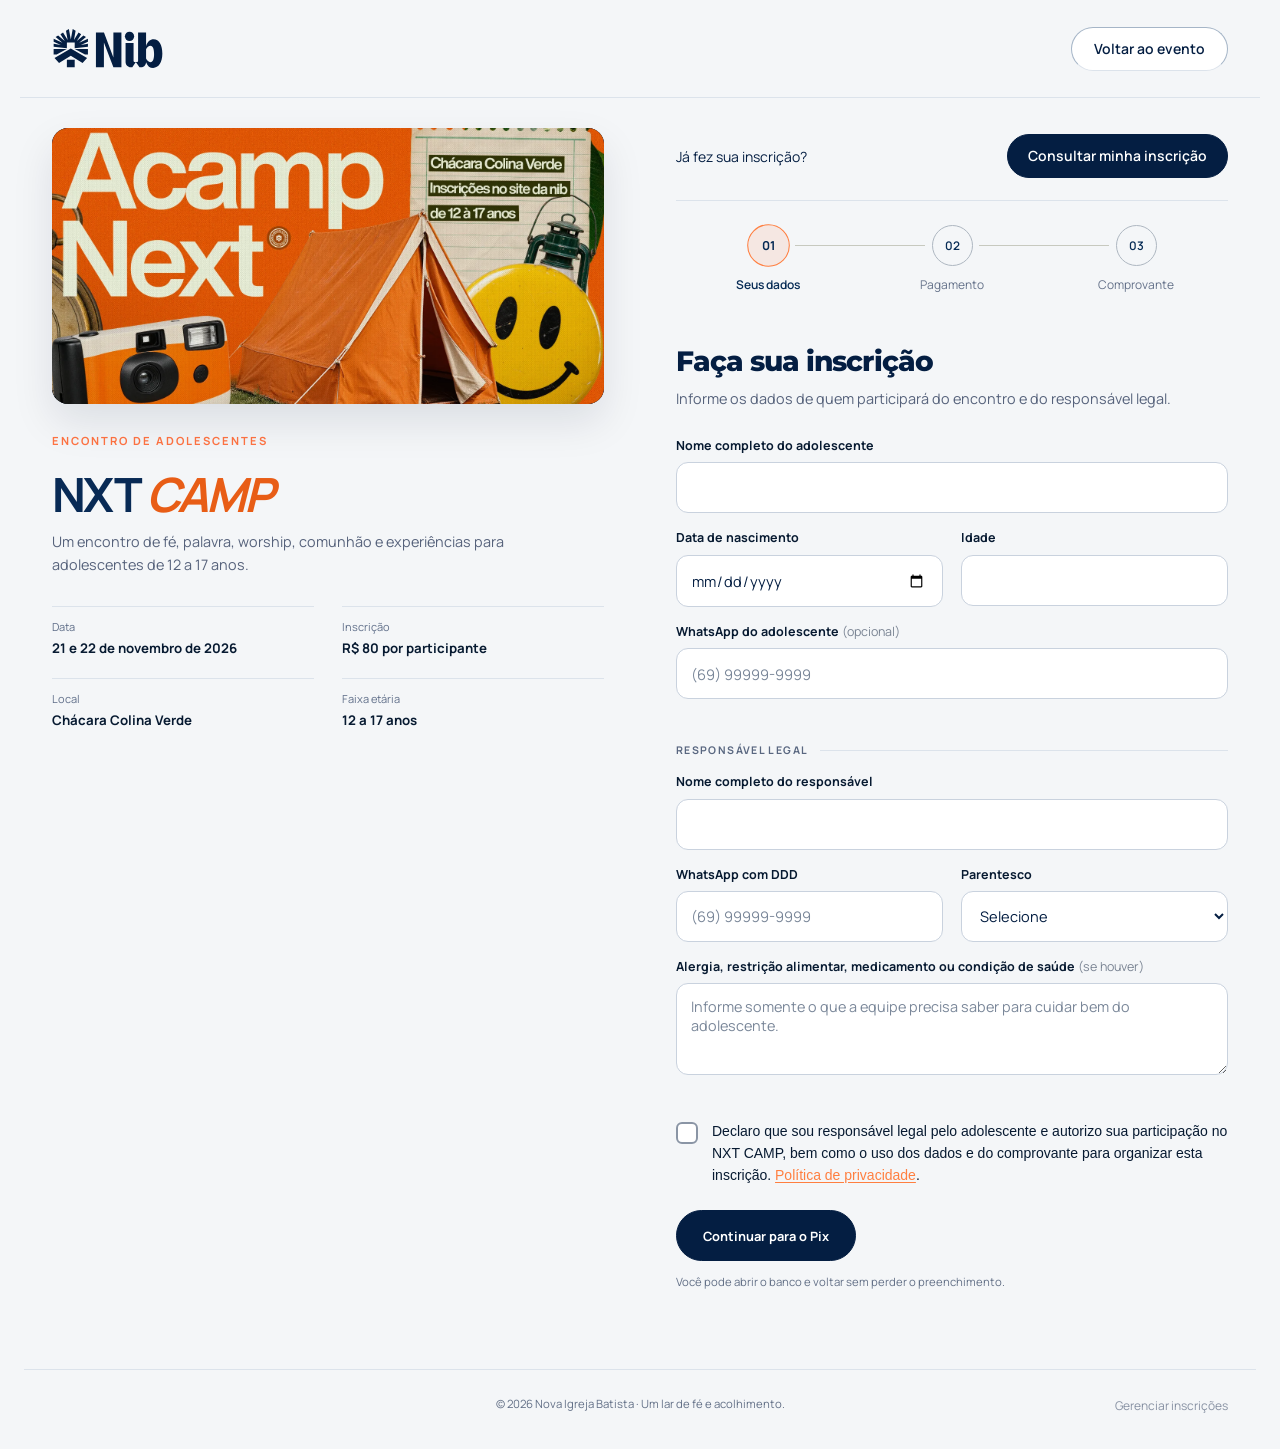
<file: next/camp-sbgp1-nov26/inscricao.html>
<!doctype html>
<html lang="pt-BR">
<head>
  <meta charset="utf-8">
  <meta name="viewport" content="width=device-width, initial-scale=1">
  <title>Inscrição · NXT CAMP</title>
  <meta name="description" content="Inscreva-se no NXT CAMP. Dias 21 e 22 de novembro de 2026. Inscrição: R$ 80.">
  <meta name="theme-color" content="#ebebdf">
  <link rel="icon" type="image/png" href="/next/camp-sbgp1-nov26/img/favicon-nxt.png?v=2.6">
  <link rel="preconnect" href="https://fonts.googleapis.com">
  <link rel="preconnect" href="https://fonts.gstatic.com" crossorigin>
  <link href="https://fonts.googleapis.com/css2?family=Manrope:wght@400;500;600;700;800&family=Montserrat:wght@600;700;800;900&display=swap" rel="stylesheet">
  <link rel="stylesheet" href="assets/inscricao.css?v=11.6">
  <script defer src="assets/inscricao.js?v=11.0"></script>
<link rel="stylesheet" href="/consulta-inscricao/atalho.css?v=2.6">
<link rel="stylesheet" href="/consulta-inscricao/cabecalho.css?v=2.9"></head>
<body>
<header class="event-header nib-public-header">
  <a href="/" aria-label="Nova Igreja Batista — início">
    <img class="nib-logo" src="/img/logo/logo3-azul.svg" alt="Nova Igreja Batista" width="112" height="48">
  </a>
  <a class="back-site" href="./index.html">Voltar ao evento</a>
</header>

<main class="registration">
  <aside class="event-summary">
    <div class="event-art event-art-banner">
      <img class="event-art-image" src="img/nxt-camp-banner-form-v11.5.webp" alt="Banner do NXT CAMP">
    </div>

    <span class="eyebrow">ENCONTRO DE ADOLESCENTES</span>
    <h1>NXT <em>CAMP</em></h1>
    <p>Um encontro de fé, palavra, worship, comunhão e experiências para adolescentes de 12 a 17 anos.</p>
    <dl class="event-facts">
      <div><dt>Data</dt><dd>21 e 22 de novembro de 2026</dd></div>
      <div><dt>Inscrição</dt><dd>R$ 80 por participante</dd></div>
      <div><dt>Local</dt><dd>Chácara Colina Verde</dd></div>
      <div><dt>Faixa etária</dt><dd>12 a 17 anos</dd></div>
    </dl>
  </aside>

  <section class="form-area" aria-label="Inscrição no NXT CAMP">
<div class="nib-consulta-topo"><span>Já fez sua inscrição?</span><a href="/consulta-inscricao/?evento=nxt-camp">Consultar minha inscrição</a></div>
    <ol class="progress" aria-label="Etapas da inscrição">
      <li aria-current="step"><span>01</span> Seus dados</li>
      <li><span>02</span> Pagamento</li>
      <li><span>03</span> Comprovante</li>
    </ol>

    <p id="form-error" class="message error" role="alert" hidden></p>

    <form id="event-form" novalidate>
      <fieldset data-step="0">
        <legend>Faça sua inscrição</legend>
        <p class="step-intro">Informe os dados de quem participará do encontro e do responsável legal.</p>

        <label for="name">Nome completo do adolescente</label>
        <input id="name" name="name" autocomplete="name" maxlength="120" required>

        <div class="field-row">
          <div>
            <label for="birth">Data de nascimento</label>
            <input id="birth" name="birth" type="date" required>
          </div>
          <div>
            <label for="age">Idade</label>
            <input id="age" name="age" type="number" min="12" max="17" readonly required>
          </div>
        </div>

        <label for="phone">WhatsApp do adolescente <span class="optional">(opcional)</span></label>
        <input id="phone" name="phone" type="tel" inputmode="tel" autocomplete="tel" placeholder="(69) 99999-9999" maxlength="20">

        <div class="section-divider"><span>Responsável legal</span></div>

        <label for="guardian">Nome completo do responsável</label>
        <input id="guardian" name="guardian" maxlength="120" required>

        <div class="field-row">
          <div>
            <label for="guardian-phone">WhatsApp com DDD</label>
            <input id="guardian-phone" name="guardian_phone" type="tel" inputmode="tel" placeholder="(69) 99999-9999" maxlength="20" required>
          </div>
          <div>
            <label for="relationship">Parentesco</label>
            <select id="relationship" name="relationship" required>
              <option value="">Selecione</option>
              <option>Pai</option>
              <option>Mãe</option>
              <option>Avô / Avó</option>
              <option>Tio / Tia</option>
              <option>Responsável legal</option>
              <option>Outro</option>
            </select>
          </div>
        </div>

        <label for="health">Alergia, restrição alimentar, medicamento ou condição de saúde <span class="optional">(se houver)</span></label>
        <textarea id="health" name="health" rows="3" maxlength="600" placeholder="Informe somente o que a equipe precisa saber para cuidar bem do adolescente."></textarea>

        <label class="consent">
          <input type="checkbox" id="consent" name="consent" required>
          <span>Declaro que sou responsável legal pelo adolescente e autorizo sua participação no NXT CAMP, bem como o uso dos dados e do comprovante para organizar esta inscrição. <a href="/privacidade.html" target="_blank" rel="noopener">Política de privacidade</a>.</span>
        </label>

        <div class="honeypot" aria-hidden="true">
          <label for="website">Deixe este campo em branco</label>
          <input id="website" name="website" tabindex="-1" autocomplete="off">
        </div>

        <button class="button primary" id="next-data" type="button">Continuar para o Pix</button>
        <p class="small-note">Você pode abrir o banco e voltar sem perder o preenchimento.</p>
      </fieldset>

      <fieldset data-step="1" hidden>
        <legend>Pagamento via Pix</legend>
        <p class="step-intro">Use o Pix Copia e Cola ou leia o QR Code no aplicativo do seu banco. Depois, volte para enviar o comprovante.</p>

        <div class="payment-summary">
          <div>
            <span>Inscrição</span>
            <strong>R$ 80,00</strong>
          </div>
          <div>
            <span>Recebedor</span>
            <strong>Nova Igreja Batista</strong>
          </div>
        </div>

        <div class="pix-payment">
          <div class="pix-qr">
            <img src="img/pix-nxt-camp-80-v2.png" alt="QR Code Pix de R$ 80 para Nova Igreja Batista" width="441" height="441">
            <p class="small-note">No banco, escolha pagar com QR Code.</p>
          </div>

          <div class="pix-code-block">
            <label for="pix-code">Pix Copia e Cola</label>
            <textarea id="pix-code" readonly rows="5" spellcheck="false" autocomplete="off">00020126580014br.gov.bcb.pix0114405187580001300218Inscricao NXT Camp520400005303986540580.005802BR5919NOVA IGREJA BATISTA6009ARIQUEMES62110507NXTCAMP63043300</textarea>
            <button class="button primary pix-copy-feedback" type="button" id="copy-pix">
              <svg class="pix-copy-icon" viewBox="0 0 24 24" width="17" height="17" aria-hidden="true"><path d="M16 1H4a2 2 0 00-2 2v12h2V3h12V1zm3 4H8a2 2 0 00-2 2v14a2 2 0 002 2h11a2 2 0 002-2V7a2 2 0 00-2-2zm0 16H8V7h11v14z"/></svg>
              <span class="pix-copy-label">Copiar código PIX</span>
            </button>
            <p class="small-note">No celular, copie o código e cole na opção Pix Copia e Cola do seu banco.</p>
          </div>
        </div>

        <div class="pix-details">
          <div>
            <span>Chave Pix</span>
            <strong>CNPJ 40.518.758/0001-30</strong>
          </div>
          <p id="copy-status" class="small-note" role="status" aria-live="polite"></p>
          <p class="small-note">Confira no aplicativo do banco se o destinatário é <strong>Nova Igreja Batista</strong> antes de concluir o pagamento. Guarde o comprovante.</p>
        </div>

        <div class="actions">
          <button class="button secondary" type="button" data-back="0">Voltar</button>
          <button class="button primary" id="next-pix" type="button">Já paguei. Enviar comprovante</button>
        </div>
      </fieldset>

      <fieldset data-step="2" hidden>
        <legend>Envie seu comprovante.</legend>
        <p class="step-intro">Anexe a imagem ou o PDF do pagamento de R$ 80.</p>

        <label class="upload" id="receipt-picker" for="receipt">
          <strong>Escolher comprovante</strong>
          <span>JPG, PNG, WebP ou PDF · até 6 MB</span>
          <input id="receipt" name="receipt" type="file" accept="image/jpeg,image/png,image/webp,application/pdf" required>
        </label>

        <div id="receipt-selected" class="receipt-selected" hidden>
          <img id="receipt-preview" alt="Prévia do comprovante selecionado" hidden>
          <div class="receipt-file">
            <p id="file-status" class="small-note" role="status" aria-live="polite"></p>
            <button type="button" id="change-receipt" class="receipt-change">Trocar arquivo</button>
          </div>
        </div>

        <label class="consent payer-toggle">
          <input type="checkbox" id="other-payer" aria-controls="payer-field" aria-expanded="false">
          <span>O Pix foi feito por outra pessoa?</span>
        </label>

        <div id="payer-field" hidden>
          <label for="payer">Nome de quem fez o Pix</label>
          <input id="payer" name="payer" autocomplete="off" maxlength="120" disabled>
        </div>

        <p class="small-note">Receberemos seus dados e o comprovante. O envio não faz uma validação bancária automática.</p>

        <div class="actions">
          <button class="button secondary" type="button" data-back="1">Voltar</button>
          <button class="button primary" id="submit-registration" type="button">Concluir inscrição</button>
        </div>
      </fieldset>
    </form>

    <section id="success" hidden tabindex="-1" aria-labelledby="success-title">
      <span class="eyebrow">NXT CAMP</span>
      <h2 id="success-title">Inscrição feita!</h2>
      <p>Recebemos os dados e o comprovante. Sua inscrição será conferida pela equipe do NXT.</p>
      <dl class="confirmation">
        <div><dt>Protocolo</dt><dd id="protocol"></dd></div>
        <div><dt>NXT CAMP</dt><dd>21 e 22 de novembro de 2026</dd></div>
      </dl>
      <p class="small-note">Guarde o protocolo caso precise falar com a organização.</p>
      <a class="button primary" href="./index.html">Voltar ao evento</a>
    </section>
  </section>
</main>

<footer class="event-footer">
  <span>© 2026 Nova Igreja Batista · Um lar de fé e acolhimento.</span>
  <a class="admin-link" href="/inscricoes/" target="_blank" rel="noopener noreferrer">Gerenciar inscrições</a>
</footer>
<script defer src="/assets/comprovante-leve.js?v=1"></script>
</body>
</html>
</file>
<file: assets/secao-mulheres-v199.css>
/* v199 — seção do evento; painel central preservado e emenda contida. */
#mulheres-virtuosas{padding:72px 0 96px;scroll-margin-top:120px;background:linear-gradient(to bottom,transparent calc(100% - 96px),#05070d 100%),radial-gradient(120% 90% at 15% 0%,#0d3a7a 0%,transparent 55%),linear-gradient(160deg,#041e42 0%,#03152f 60%,#020c1e 100%)}
#mulheres-virtuosas .mv-event-grid{display:grid;grid-template-columns:minmax(0,1.12fr) minmax(0,1fr);gap:48px 56px;align-items:center}
#mulheres-virtuosas .mv-event-art{display:block;position:relative;aspect-ratio:1199/600;min-width:0;overflow:hidden;border-radius:16px;border:1px solid rgba(235,235,223,.2);transition:transform .45s ease,border-color .45s ease,box-shadow .45s ease}
#mulheres-virtuosas .mv-event-art img{display:block;position:absolute;top:0;left:-16.68056714%;width:133.36113428%;max-width:none;height:100%;object-fit:fill;transform:scale(1);transform-origin:center;transition:transform .65s cubic-bezier(.2,.65,.3,1)}
#mulheres-virtuosas .mv-event-copy{min-width:0}
#mulheres-virtuosas .eyebrow{display:block;margin-bottom:14px;font-size:.75rem;letter-spacing:.16em;line-height:1.5}
#mulheres-virtuosas .h-sec{font-size:clamp(2rem,3.5vw,3rem);line-height:1.12;margin:0 0 18px;text-wrap:balance}
#mulheres-virtuosas .editorial{color:var(--laranja)}
#mulheres-virtuosas .lead{font-family:var(--acumin);font-size:1.08rem;color:#ebebdf;line-height:1.6;max-width:46ch;margin:0}
#mulheres-virtuosas .mv-event-details{display:grid;grid-template-columns:minmax(0,1fr) minmax(0,1fr);gap:18px 24px;margin:24px 0;padding:18px 0;border-top:1px solid rgba(235,235,223,.22);border-bottom:1px solid rgba(235,235,223,.22);font-family:var(--acumin)}
#mulheres-virtuosas .mv-event-details>div{min-width:0}
#mulheres-virtuosas .mv-event-details dt{font-size:.875rem;font-weight:400;line-height:1.4;color:#c4ccd7;margin-bottom:6px}
#mulheres-virtuosas .mv-event-details dd{font-size:1rem;font-weight:500;line-height:1.5;margin:0;color:#fff}
#mulheres-virtuosas .mv-event-enrollment{display:grid;grid-template-columns:minmax(0,1fr) minmax(0,1fr);align-items:center;gap:16px 24px}
#mulheres-virtuosas .mv-event-status{font-family:var(--acumin);font-size:1rem;font-weight:600;line-height:1.5;color:#fff}
#mulheres-virtuosas .mv-event-cta{background:#fff;color:#041e42;border:1px solid #fff;border-radius:999px;font-family:var(--acumin);font-weight:600;min-height:50px;justify-self:start;max-width:100%;justify-content:center;text-align:center;box-sizing:border-box}
#mulheres-virtuosas .mv-event-cta:hover,#mulheres-virtuosas .mv-event-cta:focus-visible{background:var(--laranja);border-color:var(--laranja);color:#041e42}
#mulheres-virtuosas .mv-event-cta:focus-visible,#mulheres-virtuosas .mv-event-art:focus-visible{outline:3px solid var(--laranja);outline-offset:5px}
/* Contém a imagem ampliada de Sobre, que antes vazava sobre a emenda. */
#mulheres-virtuosas + #sobre{overflow:hidden;overflow:clip;background-color:#05070d}
@media(hover:hover) and (pointer:fine){
 #mulheres-virtuosas .mv-event-art:hover{transform:translateY(-4px);border-color:rgba(255,127,64,.65);box-shadow:0 18px 42px -24px rgba(255,127,64,.4)}
 #mulheres-virtuosas .mv-event-art:hover img{transform:scale(1.025)}
}
#mulheres-virtuosas .mv-event-art:focus-visible img{transform:scale(1.025)}
#mulheres-virtuosas .mv-event-art:active img{transform:scale(1.015)}

@media(max-width:820px){#mulheres-virtuosas{padding:44px 0 64px;background:linear-gradient(to bottom,transparent calc(100% - 64px),#05070d 100%),radial-gradient(120% 90% at 15% 0%,#0d3a7a 0%,transparent 55%),linear-gradient(160deg,#041e42 0%,#03152f 60%,#020c1e 100%)}#mulheres-virtuosas .mv-event-grid{grid-template-columns:1fr;gap:28px}#mulheres-virtuosas .h-sec{font-size:2rem}#mulheres-virtuosas .lead{font-size:1rem}#mulheres-virtuosas .mv-event-details{gap:18px;margin:22px 0;padding:16px 0}#mulheres-virtuosas .mv-event-enrollment{grid-template-columns:1fr;align-items:center;gap:16px;text-align:center}#mulheres-virtuosas .mv-event-cta{display:flex;width:100%;justify-self:stretch}}
@media(prefers-reduced-motion:reduce){#mulheres-virtuosas .mv-event-art,#mulheres-virtuosas .mv-event-art img{transition:none}#mulheres-virtuosas .mv-event-art:hover,#mulheres-virtuosas .mv-event-art:hover img,#mulheres-virtuosas .mv-event-art:focus-visible img,#mulheres-virtuosas .mv-event-art:active img{transform:none}}
</file>
<file: assets/secao-eventos-carousel-v2.css>
/* Eventos em destaque — NXT CAMP primeiro */
#mulheres-virtuosas.event-carousel-section{overflow:hidden}
#mulheres-virtuosas .event-carousel-viewport{display:grid;position:relative}
#mulheres-virtuosas .event-slide{grid-area:1/1;min-width:0;opacity:0;visibility:hidden;pointer-events:none;transform:translateX(28px);transition:opacity .5s ease,transform .65s cubic-bezier(.2,.75,.25,1),visibility .5s}
#mulheres-virtuosas .event-slide.is-active{opacity:1;visibility:visible;pointer-events:auto;transform:translateX(0);z-index:2}
#mulheres-virtuosas .event-slide.is-leaving{opacity:0;visibility:visible;transform:translateX(-28px);z-index:1}
#mulheres-virtuosas .event-carousel-controls{position:absolute;z-index:8;inset:0;width:min(var(--wrap),100%);margin:0 auto;padding:0 26px;pointer-events:none}
#mulheres-virtuosas .event-carousel-dots{position:absolute;top:calc(124px + min(24vw,299px));left:calc(26.415% - 2.5px);transform:translateX(-50%);display:grid;grid-template-columns:1fr 1fr;align-items:center;gap:0;width:228px;max-width:calc(52.83% - 30px);padding:3px;border-radius:999px;background:rgba(2,12,30,.46);border:1px solid rgba(235,235,223,.11);backdrop-filter:blur(12px) saturate(1.08);-webkit-backdrop-filter:blur(12px) saturate(1.08);box-shadow:0 10px 26px -20px rgba(0,0,0,.9);pointer-events:auto}
#mulheres-virtuosas .event-carousel-dot{appearance:none;-webkit-appearance:none;border:0;cursor:pointer;position:relative;width:auto;height:30px;padding:0 11px;border-radius:999px;background:transparent;color:rgba(235,235,223,.5);font-family:var(--acumin);font-size:.61rem;font-weight:600;letter-spacing:.06em;text-transform:uppercase;transition:background .25s ease,color .25s ease,box-shadow .25s ease}
#mulheres-virtuosas .event-carousel-dot::before{display:block;white-space:nowrap}
#mulheres-virtuosas .event-carousel-dot:nth-child(1)::before{content:'NXT Camp'}
#mulheres-virtuosas .event-carousel-dot:nth-child(2)::before{content:'Mulheres'}
#mulheres-virtuosas .event-carousel-dot.is-active{background:rgba(235,235,223,.94);color:#041e42;box-shadow:0 4px 12px -9px rgba(0,0,0,.8)}
#mulheres-virtuosas .event-carousel-dot:focus-visible{outline:2px solid var(--laranja);outline-offset:3px}
#mulheres-virtuosas .nxt-event-art{display:block;position:relative;aspect-ratio:1199/600;min-width:0;overflow:hidden;border-radius:16px;border:1px solid rgba(235,235,223,.2);background:#0d1a28;transition:transform .45s ease,border-color .45s ease,box-shadow .45s ease;isolation:isolate}
#mulheres-virtuosas .nxt-event-art::before{content:"";position:absolute;inset:0;z-index:-3;background:radial-gradient(circle at 78% 12%,rgba(255,255,255,.07),transparent 28%),linear-gradient(174deg,#101d2a 0 66%,#2a8bd8 66.2% 100%)}
#mulheres-virtuosas .nxt-event-art::after{content:"";position:absolute;inset:auto -8% -22% -8%;height:56%;z-index:-2;background:linear-gradient(180deg,#2a8bd8,#2486d4);transform:rotate(-3deg);transform-origin:center}
#mulheres-virtuosas .nxt-art-top{position:absolute;top:9%;left:6%;right:6%;display:flex;justify-content:space-between;color:#fff;font-family:var(--acumin);font-size:clamp(.55rem,.8vw,.72rem);font-weight:700;text-transform:uppercase}
#mulheres-virtuosas .nxt-art-date{position:absolute;left:6%;top:25%;color:#fff;font-family:var(--acumin);font-weight:800;letter-spacing:-.055em;font-size:clamp(3rem,5.6vw,5.2rem);line-height:.8;white-space:nowrap}
#mulheres-virtuosas .nxt-art-date small{font-size:.42em;letter-spacing:-.04em}
#mulheres-virtuosas .nxt-art-month{position:absolute;left:6%;top:49%;color:#fff;font-family:var(--acumin);font-weight:800;font-size:clamp(1.65rem,3vw,2.7rem);line-height:1;letter-spacing:-.025em}
#mulheres-virtuosas .nxt-art-tag{position:absolute;z-index:3;background:#f6f2e8;color:#041e42;padding:.48em .75em;font-family:var(--acumin);font-size:clamp(.42rem,.62vw,.57rem);font-weight:800;letter-spacing:.07em;text-transform:uppercase;box-shadow:0 5px 18px rgba(0,0,0,.12)}
#mulheres-virtuosas .nxt-art-tag.tag-palavra{right:26%;top:18%;transform:rotate(-4deg)}
#mulheres-virtuosas .nxt-art-tag.tag-worship{right:7%;top:36%;transform:rotate(5deg)}
#mulheres-virtuosas .nxt-art-tag.tag-gincanas{right:24%;top:55%;transform:rotate(-3deg)}
#mulheres-virtuosas .nxt-art-local{position:absolute;left:6%;bottom:7%;z-index:3;color:#fff;font-family:var(--acumin);text-transform:uppercase}
#mulheres-virtuosas .nxt-art-local small{display:block;margin-bottom:3px;font-size:clamp(.42rem,.58vw,.54rem);font-weight:700;letter-spacing:.08em}
#mulheres-virtuosas .nxt-art-local strong{display:block;font-size:clamp(.7rem,1.05vw,.95rem);line-height:1.05}
#mulheres-virtuosas .nxt-art-badge{position:absolute;right:6%;bottom:7%;z-index:3;padding:.6em .9em;border:1px solid rgba(255,255,255,.72);border-radius:999px;color:#fff;font-family:var(--acumin);font-size:clamp(.48rem,.65vw,.58rem);font-weight:700}
#mulheres-virtuosas .nxt-event-copy .editorial{color:#2a8bd8}
#mulheres-virtuosas .nxt-event-copy .mv-event-cta:hover,#mulheres-virtuosas .nxt-event-copy .mv-event-cta:focus-visible{background:#2a8bd8;border-color:#2a8bd8;color:#041e42}
#mulheres-virtuosas .nxt-event-art:focus-visible{outline:3px solid #2a8bd8;outline-offset:5px}
@media(hover:hover) and (pointer:fine){#mulheres-virtuosas .nxt-event-art:hover{transform:translateY(-4px);border-color:rgba(42,139,216,.7);box-shadow:0 18px 42px -24px rgba(42,139,216,.52)}}
@media(max-width:820px){#mulheres-virtuosas .mv-event-grid{gap:88px!important}#mulheres-virtuosas .event-carousel-controls{width:100%;padding:0 26px;margin:0}#mulheres-virtuosas .event-carousel-dots{top:calc(50px + 50.04vw);left:50%;width:min(62vw,214px);max-width:none;padding:3px;transform:translateX(-50%)}#mulheres-virtuosas .event-carousel-dot{height:28px;font-size:.58rem;padding:0 8px;letter-spacing:.05em}#mulheres-virtuosas .nxt-art-date{font-size:clamp(2.7rem,13vw,4.5rem)}#mulheres-virtuosas .nxt-art-month{font-size:clamp(1.45rem,6.5vw,2.2rem)}}
@media(max-width:520px){#mulheres-virtuosas .event-slide{transform:translateX(18px)}#mulheres-virtuosas .event-slide.is-leaving{transform:translateX(-18px)}#mulheres-virtuosas .mv-event-grid{gap:82px!important}#mulheres-virtuosas .event-carousel-dots{width:min(64vw,202px);top:calc(48px + 50.04vw)}#mulheres-virtuosas .event-carousel-dot{height:27px;font-size:.56rem;padding:0 7px}#mulheres-virtuosas .nxt-art-tag.tag-palavra{right:24%;top:16%}#mulheres-virtuosas .nxt-art-tag.tag-worship{right:5%;top:35%}#mulheres-virtuosas .nxt-art-tag.tag-gincanas{right:21%;top:55%}}
@media(prefers-reduced-motion:reduce){#mulheres-virtuosas .event-slide,#mulheres-virtuosas .event-carousel-dot,#mulheres-virtuosas .nxt-event-art{transition:none!important}}
</file>
<file: assets/hero-cta-v200.css>
/* v200 — CTA da hero em uma linha no desktop, dentro dos 740px dos horários. */
@media(min-width:921px){
 #top .hero-cta{grid-template-columns:max-content max-content minmax(max-content,1fr);gap:10px;max-width:740px}
 #top .hero-cta .btn{white-space:nowrap;font-size:.875rem;letter-spacing:.015em;padding:10px 14px}
 #top .hero-dna-action{min-width:0}
 #top .hero-dna-action .hero-dna-cta{white-space:nowrap}
}
</file>
<file: assets/acesso-administrativo-v32.css>
/* NIB 3.3 — acesso no cabeçalho desktop e menu sanduíche mobile. */
#header .nav-cta,#header .mobile-menu-cta{text-transform:uppercase;letter-spacing:.025em}
#header .nav>.nav-cta-admin{background:transparent;color:#ebebdf!important;border:1px solid rgba(235,235,223,.38);border-radius:999px;text-align:center;text-decoration:none}
#header .nav>.nav-cta-admin:hover{background:#ebebdf;color:#041e42!important;border-color:#ebebdf}
#header .nav-links .mobile-menu-cta-admin{background:transparent;color:#ebebdf;border:1px solid rgba(235,235,223,.38);border-radius:999px;text-decoration:none;text-align:center}
#header .nav-links .mobile-menu-cta-admin:hover{background:#ebebdf;color:#041e42;border-color:#ebebdf}
#header a[href="/inscricoes/"]:focus-visible{outline:2px solid #ebebdf;outline-offset:4px}
@media(min-width:921px){
 #header .nav{gap:8px!important}
 #header .nav>.nav-cta{display:inline-flex;align-items:center;justify-content:center;min-height:44px!important;height:44px!important;min-width:0!important;width:auto!important;padding:0 12px!important;margin:0!important;font-size:.6875rem!important;line-height:1.3!important;white-space:nowrap!important;flex:0 0 auto!important;text-align:center;box-sizing:border-box}
 #header .nav-links{gap:14px!important;padding:0 18px!important;min-height:44px!important}
 #header .mobile-menu-cta-admin{display:none!important}
}
@media(min-width:921px) and (max-width:1180px){
 #header .nav{gap:6px!important}
 #header .nav>.nav-cta{width:104px!important;max-width:104px!important;padding:5px 8px!important;font-size:.625rem!important;white-space:normal!important;text-wrap:balance;overflow-wrap:normal;flex:0 0 104px!important}
 #header .nav-links{gap:8px!important;padding:0 10px!important;min-height:44px!important}
 #header .nav-links a{font-size:.66rem!important;line-height:1.3!important}
 #header .logo-full .lf-text{display:none!important}
 #header .logo-full .lf-mark{height:34px!important}
}
@media(max-width:920px){
 #header .nav>.nav-cta-admin{display:none!important}
 #header .nav-links .mobile-menu-cta-admin{display:flex;align-items:center;justify-content:center;min-height:44px;padding:12px 18px;white-space:normal;line-height:1.4}
 #header .mobile-menu-actions{gap:10px}
}
</file>
<file: aplicativo/assets/painel-base.css>
:root{--navy:#041e42;--ivory:#f5f3eb;--muted:#69778a;--line:#dce2e8;--orange:#e96839;--green:#24674e}*{box-sizing:border-box}body{margin:0;color:var(--navy);background:#f4f6f8;font:15px/1.55 system-ui,-apple-system,Segoe UI,sans-serif}a{color:inherit;text-underline-offset:4px}header{background:var(--navy);color:white;padding:22px 5%;display:flex;justify-content:space-between;gap:20px;align-items:center}header>a{font-size:14px;text-decoration:none}.brand{display:flex;align-items:center;gap:16px;font-weight:650;font-size:19px}.brand small{display:block;font-size:11px;font-weight:400;opacity:.7}.mark{border:1px solid #ffffff60;border-radius:12px;padding:9px;font-weight:800;letter-spacing:-2px}.layout{display:grid;grid-template-columns:230px minmax(0,1fr);max-width:1560px;margin:auto;min-height:80vh}aside{padding:38px 22px;border-right:1px solid var(--line)}nav a{text-decoration:none}aside nav{display:grid;gap:7px;margin-top:20px}aside nav a{padding:12px;border-radius:9px;font-size:14px}aside nav a:hover,aside nav a.selected{background:#e3e9f0}.eyebrow{font-size:10px;letter-spacing:.18em;font-weight:800;color:var(--orange)}.aside-note{color:var(--muted);font-size:12px;margin:45px 12px 20px}.quiet{border:0;background:none;color:var(--muted);padding:12px;cursor:pointer}main{padding:35px 5% 60px;min-width:0}.breadcrumb{color:var(--muted);font-size:12px;margin-bottom:30px}.breadcrumb a{text-decoration:none}h1{font-size:clamp(27px,3vw,39px);line-height:1.15;letter-spacing:-.04em;margin:10px 0 15px}h2{font-size:20px;letter-spacing:-.02em;margin:16px 0 10px}.lead{color:var(--muted);max-width:640px;margin-bottom:33px}.cards{display:grid;grid-template-columns:repeat(auto-fit,minmax(min(100%,260px),1fr));gap:19px}.event,.panel,.registration{background:white;border:1px solid var(--line);border-radius:17px;padding:25px}.event{display:flex;flex-direction:column;border-top:4px solid var(--navy)}.event p{color:var(--muted);font-size:14px;flex:1}.event-top{display:flex;justify-content:space-between;align-items:center;gap:8px}.tag{display:inline-block;font-size:10px;text-transform:uppercase;letter-spacing:.06em;background:#fff1e8;color:#93502b;border-radius:20px;padding:5px 9px;font-weight:700}.tag.ok{color:var(--green);background:#e6f3ec}.event-date{font-size:11px;color:var(--muted)}.button{display:inline-flex;justify-content:center;align-items:center;text-align:center;gap:6px;min-height:43px;padding:10px 15px;border:1px solid var(--line);border-radius:9px;background:white;color:var(--navy);font:600 13px/1.4 system-ui;text-decoration:none;cursor:pointer}.button:hover{background:var(--ivory)}.primary{background:var(--navy);color:white;border-color:var(--navy)}.primary:hover{background:#123962}.event .button{align-self:flex-start;margin-top:15px}.note{color:var(--muted);font-size:12px;margin-top:24px}.panel{margin-top:24px}.login{max-width:470px}.login p{color:var(--muted)}label{display:block;font-size:13px;margin:15px 0 7px}input,select{width:100%;min-height:44px;border:1px solid #b9c5d1;border-radius:8px;background:white;padding:10px;font:inherit;color:var(--navy)}input:focus,select:focus,button:focus-visible,a:focus-visible{outline:3px solid #8cb7dc;outline-offset:2px}input[type=checkbox]{width:auto;min-height:0}.login button{width:100%;margin-top:20px}.title-row{display:flex;align-items:center;justify-content:space-between;gap:20px;flex-wrap:wrap}.stats{display:grid;grid-template-columns:repeat(4,minmax(0,1fr));gap:12px;margin:25px 0}.stats>div{padding:20px 14px;background:#fff;border:1px solid var(--line);border-radius:12px;min-width:0}.stats strong{display:block;font-size:clamp(20px,2.1vw,30px);letter-spacing:-.05em;overflow-wrap:anywhere}.stats span{font-size:12px;color:var(--muted)}.tabs{display:flex;gap:20px;flex-wrap:wrap;border-bottom:1px solid var(--line);margin:30px 0 25px}.tabs a{padding:10px 0;font-size:13px}.tabs .selected{border-bottom:3px solid var(--orange);font-weight:700}.search{display:flex;gap:10px;flex-wrap:wrap}.search input{flex:1;min-width:180px}.search select{width:auto;max-width:100%}.registrations{display:grid;gap:13px}.registration{display:grid;grid-template-columns:minmax(0,1.2fr) minmax(0,1fr) minmax(0,1fr);gap:20px;font-size:13px;overflow-wrap:anywhere}.registration h2{font-size:19px;margin:8px 0}.registration p{margin:7px 0}.protocol{font-size:11px;letter-spacing:.04em;color:var(--muted)}.payment strong{font-size:20px}.actions form{margin:0}.actions details{margin-top:18px}.actions summary,.password summary{cursor:pointer;font-size:12px}.delete{border-top:1px solid var(--line);padding-top:10px}.delete label{font-size:11px}.danger{color:#9a352e;border-color:#d9afa9}.password{max-width:550px}.password button{margin-top:15px}dt{color:var(--muted);margin-top:10px}dd{margin:0}.message{padding:15px;border-radius:10px;background:#fff0ec;border:1px solid #e8b5a8;color:#863d30}.success{background:#e9f5ef;border-color:#a7d6be;color:var(--green)}.empty{padding:30px;color:var(--muted);border:1px dashed var(--line);border-radius:14px}footer{padding:22px;text-align:center;font-size:11px;color:var(--muted);border-top:1px solid var(--line)}.sr-only{position:absolute;width:1px;height:1px;overflow:hidden;clip:rect(0,0,0,0)}@media(max-width:900px){.layout{grid-template-columns:1fr}aside{padding:18px 5%;border-right:0;border-bottom:1px solid var(--line)}aside>.eyebrow,.aside-note{display:none}aside nav{display:flex;flex-wrap:wrap;margin:0;gap:4px}aside nav a{font-size:12px;padding:9px}aside form{margin-top:6px}.quiet{font-size:11px;padding:4px 9px}.registration{grid-template-columns:1fr 1fr}.actions{grid-column:1/-1}.stats{grid-template-columns:repeat(2,minmax(0,1fr))}}@media(max-width:520px){header{padding:17px 5%}.brand{font-size:16px;gap:10px}header>a:last-child{font-size:11px}main{padding-top:22px}.registration{grid-template-columns:1fr;padding:19px}.actions{grid-column:auto}.event,.panel{padding:21px}.search .button{flex:1}.search select{width:100%}.stats>div{padding:15px}.tabs{gap:15px}.tabs a{font-size:12px}}
/* Interface 1.1 — densidade, hierarquia e navegação */
:root{--muted:#5b6b7d;--line:#e1e7ee;--orange:#c94b23}body{background:#f5f7fa;font-size:14px}header{height:82px;background:#fff;color:var(--navy);padding:14px 32px;border-bottom:1px solid var(--line)}.brand{gap:20px;font-size:18px}.brand-logo{width:102px;height:44px;object-fit:contain}.brand>span{padding-left:20px;border-left:1px solid var(--line)}.brand small{font-size:11px;color:var(--muted);opacity:1}.header-right{display:flex;align-items:center;gap:26px}.workspace{font-size:12px;color:var(--muted)}.site-link{font-size:12px;border:1px solid var(--line);border-radius:8px;padding:9px 13px;text-decoration:none}.layout{max-width:none;grid-template-columns:235px minmax(0,1fr);min-height:calc(100vh - 130px)}aside{background:var(--navy);color:#e9f0f8;padding:32px 18px;border:0;display:flex;flex-direction:column}.sidebar-label{font-size:9px;letter-spacing:.15em;font-weight:650;color:#a4b8d1;margin:0 13px 17px}aside nav{margin:0;gap:6px}aside nav a{display:flex;align-items:center;gap:12px;padding:12px 14px;font-size:13px;color:#cbd8e9;border:1px solid transparent}aside svg,.button svg{width:18px;height:18px;flex-shrink:0}aside nav a:hover,aside nav a.selected{background:#ffffff12;border-color:#ffffff16;color:white}aside nav a.selected{box-shadow:inset 3px 0 #f29261}.sidebar-events{border-top:1px solid #ffffff1c;padding-top:28px;margin-top:28px}.sidebar-events .sidebar-label{margin-bottom:12px}.sidebar-events>a{display:flex;align-items:center;gap:11px;padding:10px 13px;font-size:12px;text-decoration:none;color:#becce0;border-radius:7px}.sidebar-events>a:hover,.sidebar-events>a.current{background:#ffffff0b;color:#fff}.nav-dot{width:7px;height:7px;display:inline-block;border-radius:50%;background:#91bb9d}.nav-dot.mulheres-virtuosas{background:#e5a0b9}.nav-dot.nxt-camp{background:#e8b26c}.aside-note{margin:35px 13px 20px;font-size:11px;color:#a4b8d1;max-width:150px}aside>form{margin-top:auto;padding-top:24px}.quiet{color:#cbd8e9;display:flex;align-items:center;gap:10px;font-size:12px}.quiet:hover{color:#fff}main{max-width:1480px;width:100%;padding:27px 38px 50px;margin:0 auto}.breadcrumb{margin-bottom:25px;font-size:11px}.eyebrow{letter-spacing:.12em;font-size:10px}h1{font-size:clamp(26px,2.4vw,34px);margin:8px 0 10px;letter-spacing:-.035em}.lead{font-size:14px;margin:0 0 27px;color:#5b6b7d}.overview-strip{display:grid;grid-template-columns:repeat(3,minmax(0,1fr));background:#fff;border:1px solid var(--line);border-radius:13px;padding:19px 0;margin-bottom:30px;max-width:850px}.overview-strip>div{display:flex;align-items:center;gap:14px;padding:0 25px}.overview-strip>div+div{border-left:1px solid var(--line)}.overview-strip strong{font-size:27px;font-weight:700;line-height:1}.overview-strip span{font-size:12px;color:var(--muted);max-width:100px}.section-heading{display:flex;justify-content:space-between;align-items:center;gap:15px;margin:12px 0 15px}.section-heading h2{font-size:17px;margin:0}.section-heading>span{font-size:11px;color:var(--muted)}.cards{gap:20px;grid-template-columns:repeat(3,minmax(0,1fr))}.event{padding:0;border:1px solid var(--line);border-radius:14px;overflow:hidden;transition:box-shadow .2s,border-color .2s}.event:hover{box-shadow:0 8px 25px #041e4210;border-color:#b6c5d5}.event-cover{height:150px;overflow:hidden;background:#e8edf4}.event-cover>img{width:100%;height:100%;object-fit:cover;display:block}.event-mulheres-virtuosas .event-cover>img{object-position:center 40%}.event-nxt-camp .event-cover>img{object-position:center}.event-content{padding:21px;display:flex;flex:1;flex-direction:column}.event h2{font-size:20px;margin:16px 0 7px}.event p{font-size:12px;line-height:1.7;margin:0 0 12px;color:#5b6b7d}.event-top{align-items:center;gap:8px;flex-wrap:wrap}.event-date{font-size:10px}.tag{font-size:9px;letter-spacing:.04em;padding:4px 8px}.event .button{margin-top:13px;justify-content:space-between;align-self:stretch;padding:11px 14px}.button{font-size:12px;min-height:40px;border-radius:8px;padding:9px 13px}.dna-art{height:100%;display:flex;flex-direction:column;justify-content:center;align-items:center;background:#e6eee8;color:#244b3d;position:relative;overflow:hidden}.dna-art:before,.dna-art:after{content:'';position:absolute;border:1px solid #244b3d18;width:210px;height:210px;border-radius:50%;right:-70px;top:-70px}.dna-art:after{right:auto;left:-90px;top:25px}.dna-art>span{font-size:10px;letter-spacing:.35em;z-index:1}.dna-art>strong{font-size:51px;letter-spacing:-.06em;line-height:1.1;z-index:1}.dna-art>small{font-size:9px;letter-spacing:.08em;z-index:1;margin-top:7px}.stats{gap:15px;margin:24px 0 27px}.stats>div{padding:19px 20px;position:relative;box-shadow:0 2px 4px #041e4203;border-radius:11px;border-top:3px solid #9fb1c5}.stats strong{font-size:29px;line-height:1.2;margin-bottom:6px}.stats span{font-size:12px}.stats .stat-reviewed{border-top-color:#4c8b69}.stats .stat-reviewed strong,.stats .stat-money strong{color:#256448}.stats .stat-pending{border-top-color:#d99b4a}.stats .stat-pending strong{color:#9b631c}.stats .stat-money{border-top-color:#4c8b69}.tabs{margin:20px 0;background:#e9eef4;border:1px solid #e2e8ee;border-radius:10px;padding:4px;gap:3px;width:fit-content;max-width:100%}.tabs a{padding:8px 14px;font-size:12px;border-radius:7px;color:#5b6b7d}.tabs .selected{border:0;background:#fff;color:var(--navy);box-shadow:0 1px 4px #041e4212;font-weight:650}.search{background:#fff;padding:14px;border:1px solid var(--line);border-radius:11px;gap:9px}.search input,.search select{font-size:12px;min-height:40px}.search input{min-width:150px}.search select{max-width:190px}.note{font-size:11px;margin-top:17px}.list-heading{display:grid;grid-template-columns:minmax(0,1.2fr) minmax(0,1fr) minmax(0,.9fr);gap:22px;padding:12px 20px 8px;font-size:10px;text-transform:uppercase;letter-spacing:.07em;color:var(--muted)}.registrations{gap:0;border:1px solid var(--line);border-radius:12px;background:#fff;overflow:hidden}.registration{border:0;border-radius:0;border-bottom:1px solid var(--line);padding:18px 20px;gap:22px;grid-template-columns:minmax(0,1.2fr) minmax(0,1fr) minmax(0,.9fr);font-size:12px;background:transparent}.registration:last-child{border-bottom:0}.registration:hover{background:#fbfcfe}.registration h2{font-size:15px;font-weight:650;line-height:1.4;margin:6px 0 3px}.registration p{margin:4px 0}.protocol{font-size:10px}.payment strong{font-size:18px}.payment>p{font-size:11px;color:#5b6b7d}.payment>a{font-size:11px;display:inline-block;margin-top:5px;color:#31577c}.actions .button{font-size:11px;min-height:36px;padding:8px 11px}.actions details{margin-top:11px}.actions summary{font-size:11px;color:var(--muted)}.registration .note{font-size:10px}.empty{border:0;border-radius:0;font-size:13px;padding:30px 20px}.panel{border-radius:12px;padding:23px}.event-settings h2{font-size:15px;margin-top:0}.event-settings .note{margin-top:8px}.event-settings .button{font-size:11px}.password{max-width:none;padding:17px 23px}.password form{max-width:440px}.password summary{font-size:12px}.login{margin:30px auto;box-shadow:0 6px 25px #041e4206}.login h2{font-size:20px}.login p{font-size:13px}.login label{font-size:12px}.login input{min-height:46px}footer{padding:14px;font-size:10px;background:#fff}footer span{padding:0 6px}.title-row .button{font-size:11px}.message{font-size:13px}.button:disabled{opacity:.5;cursor:not-allowed}
@media(min-width:1700px){main{padding-left:48px;padding-right:48px}.event-cover{height:175px}}@media(max-width:1150px){.layout{grid-template-columns:205px minmax(0,1fr)}main{padding-left:24px;padding-right:24px}.cards{grid-template-columns:repeat(2,minmax(0,1fr))}.stats>div{padding:16px}.stats strong{font-size:24px}.registration,.list-heading{grid-template-columns:minmax(0,1.2fr) minmax(0,1fr)}.list-heading>span:last-child{display:none}.actions{grid-column:1/-1;display:flex;align-items:flex-start;justify-content:space-between;gap:16px}.actions details{margin-top:0;max-width:55%}}
@media(max-width:800px){header{height:72px;padding:12px 20px}.brand-logo{width:80px;height:37px}.brand{gap:13px;font-size:16px}.brand>span{padding-left:13px}.brand small{font-size:9px}.workspace{display:none}.layout{display:block}.sidebar-label,.sidebar-events,.aside-note{display:none}aside{padding:12px 18px;display:block}aside nav{display:flex;flex-wrap:wrap;gap:4px}aside nav a{font-size:11px;padding:9px 10px}aside nav svg{width:15px;height:15px}aside>form{padding:0;margin:8px 0 0}.quiet{font-size:10px;padding:4px 10px}.quiet svg{width:14px;height:14px}main{padding:24px 20px 38px}.breadcrumb{margin-bottom:20px}.stats{grid-template-columns:repeat(2,minmax(0,1fr));gap:10px}.overview-strip>div{padding:0 15px;gap:9px}.overview-strip strong{font-size:25px}.overview-strip span{font-size:10px}.list-heading{grid-template-columns:1.2fr 1fr}.event-cover{height:155px}.cards{gap:14px}.stats strong{font-size:27px}.title-row{gap:12px}.header-right{gap:0}.site-link{font-size:10px}}
@media(max-width:520px){header{padding-left:16px;padding-right:16px}.brand-logo{width:67px}.brand{font-size:14px;gap:10px}.brand>span{padding-left:10px}.brand small{font-size:8px}.site-link{padding:8px;font-size:9px}.cards{grid-template-columns:1fr}.event-cover{height:165px}.overview-strip{padding:15px 0;margin-bottom:25px}.overview-strip>div{display:block;text-align:center;padding:0 9px}.overview-strip strong{display:block;margin-bottom:5px;font-size:25px}.overview-strip span{display:block;margin:auto;font-size:9px;max-width:80px}.section-heading>span{display:none}main{padding-left:16px;padding-right:16px}.tabs{width:100%;gap:2px}.tabs a{font-size:10px;padding:8px 7px;flex:1;text-align:center}.search{padding:11px}.search input{flex-basis:100%;min-width:0}.search select{max-width:none;width:100%}.list-heading{display:none}.registration{grid-template-columns:1fr;padding:18px 16px;gap:14px}.actions{grid-column:auto;display:block}.actions details{max-width:none;margin-top:13px}.payment{border-left:2px solid #e2e8ef;padding-left:12px}.registration h2{font-size:16px}.actions .button{min-height:40px}.event-content{padding:20px}.stats strong{font-size:25px}.stats>div{padding:15px}.stats span{font-size:11px}.title-row .button{padding:8px 10px}.login{margin-top:20px}.panel{padding:19px}.password{padding:17px 19px}}
@media(prefers-reduced-motion:reduce){.event{transition:none}}

/* Fontes já presentes no site, sem Google Fonts ou novos arquivos. */
@font-face{font-family:"NIB Acumin Mobile";src:url("/fonts/NIB-Acumin-Regular-Mobile-v124.woff2") format("woff2");font-style:normal;font-weight:400;font-display:swap}
@font-face{font-family:"NIB Acumin Mobile";src:url("/fonts/NIB-Acumin-Medium-Mobile-v124.woff2") format("woff2");font-style:normal;font-weight:500;font-display:swap}
@font-face{font-family:"NIB Acumin Mobile";src:url("/fonts/NIB-Acumin-Semibold-Mobile-v124.woff2") format("woff2");font-style:normal;font-weight:600;font-display:swap}
@font-face{font-family:"NIB Acumin Mobile";src:url("/fonts/NIB-Acumin-Bold-Mobile-v124.woff2") format("woff2");font-style:normal;font-weight:700;font-display:swap}
@font-face{font-family:"NIB Acumin Mobile";src:url("/fonts/NIB-Acumin-Black-Mobile-v124.woff2") format("woff2");font-style:normal;font-weight:800;font-display:swap}
/* Padrões NIB 1.2 — site principal, títulos, textos e ações */
:root{--nib-font:system-ui,-apple-system,"Segoe UI",sans-serif;--ivory:#ebebdf;--nib-orange:#ff7f40;--nib-title:clamp(2rem,2.7vw,2.65rem);--nib-text:1rem;--nib-small:.875rem;--nib-caption:.75rem}body{font-family:var(--nib-font);font-size:var(--nib-text);line-height:1.6;-webkit-font-smoothing:antialiased}button,input,select,textarea{font-family:inherit}h1,h2,h3,strong,b,.button{font-family:inherit}h1{font-size:var(--nib-title);font-weight:700;line-height:1.14;letter-spacing:-.025em;margin:9px 0 13px}h2{font-weight:600;line-height:1.3;letter-spacing:-.01em}.lead{font-size:1rem;line-height:1.65;max-width:62ch;color:#536176;margin-bottom:29px}.eyebrow{font-size:.75rem;font-weight:600;letter-spacing:.18em;color:#a8401c}.breadcrumb{font-size:.8125rem;line-height:1.5}.brand{font-weight:600;font-size:1.125rem}.brand small{font-size:.75rem}.workspace,.site-link{font-size:.8125rem}.sidebar-label{font-size:.6875rem;font-weight:600;letter-spacing:.15em}.sidebar-events>a{font-size:.875rem;line-height:1.45;padding-top:11px;padding-bottom:11px}aside nav a{font-size:.875rem;font-weight:500;line-height:1.4;min-height:48px}aside nav a.selected{font-weight:600}aside nav svg{width:19px;height:19px}.aside-note{font-size:.8125rem;line-height:1.65;max-width:175px}.quiet{font-family:inherit;font-size:.875rem;min-height:44px}.section-heading h2{font-size:1.125rem;font-weight:600}.section-heading>span{font-size:.8125rem}.overview-strip{max-width:none;padding:23px 0}.overview-strip strong{font-size:2rem;font-weight:600;font-variant-numeric:tabular-nums}.overview-strip span{font-size:.875rem;line-height:1.5;max-width:135px}.event h2{font-size:1.4rem;line-height:1.25;font-weight:600;margin:18px 0 11px}.event p{font-size:.9375rem;line-height:1.65;margin-bottom:18px;color:#536176}.event-content{padding:24px}.event-date{font-size:.8125rem}.tag{font-family:inherit;font-size:.6875rem;font-weight:600;letter-spacing:.055em;padding:5px 10px;line-height:1.4}.dna-art>strong{font-weight:700;letter-spacing:-.04em}.dna-art>small{font-size:.6875rem}.dna-art>span{font-size:.75rem}.note{font-size:.8125rem;line-height:1.65}.stats strong{font-size:2.125rem;font-weight:600;letter-spacing:-.025em;font-variant-numeric:tabular-nums}.stats span{font-size:.875rem}.stats>div{padding:21px}.tabs a{font-family:inherit;font-size:.875rem;font-weight:500;line-height:1.4;padding:11px 18px}.tabs .selected{font-weight:600}.search input,.search select{font-size:.9375rem;min-height:46px;padding:11px 13px}.search{align-items:center;padding:16px}.list-heading{font-size:.75rem;font-weight:600;letter-spacing:.09em;padding:14px 22px 10px}.registration{font-size:.9375rem;padding:22px;gap:24px;line-height:1.55}.registration h2{font-size:1.125rem;line-height:1.4;font-weight:600;letter-spacing:-.01em;margin-top:9px}.registration p{margin:6px 0}.protocol{font-size:.75rem;letter-spacing:.04em}.payment strong{font-size:1.35rem;font-weight:600;font-variant-numeric:tabular-nums}.payment>p{font-size:.875rem;color:#536176}.registration .note{font-size:.8125rem}.actions summary,.password summary{font-size:.875rem;line-height:1.5;padding:7px 0}.actions details{margin-top:12px}.delete label{font-size:.8125rem;line-height:1.6}.delete input[type=checkbox]{accent-color:var(--navy);width:16px;height:16px;vertical-align:middle}.event-settings h2{font-size:1.0625rem;font-weight:600}.event-settings .note{font-size:.875rem}.panel p,.login p{font-size:.9375rem}.login h2{font-size:1.4rem}.login label,label{font-size:.875rem;font-weight:600}.login input,.password input{font-size:1rem;min-height:48px}footer{font-size:.75rem}.message{font-size:.9375rem;line-height:1.6}
/* Ações principais: cápsula azul, semibold e interação marfim. */
.button,.event .button,.actions .button,.event-settings .button,.title-row .button,.site-link{font-family:inherit;font-size:.875rem;font-weight:600;line-height:1.35;letter-spacing:.005em;text-transform:none;border-radius:999px;min-height:46px;padding:12px 21px;border:1px solid rgba(4,30,66,.25);display:inline-flex;align-items:center;justify-content:center;gap:9px;background:#fff;color:var(--navy);text-decoration:none;transition:background-color .2s,color .2s,border-color .2s,box-shadow .2s;touch-action:manipulation}.button.primary,.event .button.primary{background:var(--navy);border-color:var(--navy);color:#fff;box-shadow:inset 0 1px 0 #ffffff12,0 5px 14px -10px #041e4255}.button:hover,.button:active,.event .button:hover,.actions .button:hover,.event-settings .button:hover,.title-row .button:hover,.site-link:hover{background:var(--ivory);border-color:var(--ivory);color:var(--navy);box-shadow:0 5px 15px -10px #041e4245}.button:focus-visible,.site-link:focus-visible,.review-switch:focus-visible,.receipt-action:focus-visible,summary:focus-visible{outline:3px solid var(--nib-orange);outline-offset:4px}.event .button{justify-content:space-between;min-height:50px;padding:13px 21px;margin-top:14px}.button svg,.receipt-action svg{height:18px;width:18px;flex-shrink:0}.button .action-arrow,.event .button svg{transition:transform .2s}.event .button:hover svg{transform:translateX(3px)}.button.danger,.actions .button.danger{border-color:#cba39d;color:#943d33;background:#fff}.button.danger:hover,.actions .button.danger:hover{background:#fff0ed;border-color:#b8776d;color:#7d2d24}.button:disabled,.button:disabled:hover{cursor:not-allowed;opacity:.5;box-shadow:none}.button.primary:disabled:hover{background:var(--navy);color:#fff;border-color:var(--navy)}.site-link{font-size:.8125rem;min-height:40px;padding:9px 16px}.receipt-action,.payment>a.receipt-action{font-family:inherit;display:inline-flex;align-items:center;gap:7px;min-height:42px;padding:9px 13px;border-radius:999px;border:1px solid rgba(4,30,66,.18);font-size:.8125rem;font-weight:600;color:var(--navy);background:#fff;text-decoration:none;margin-top:8px;transition:background-color .2s,border-color .2s}.receipt-action:hover{background:var(--ivory);border-color:var(--ivory)}
/* Mesmo controle de conferência dos painéis anteriores, com alvo de toque maior. */
.review-switch{appearance:none;display:inline-flex;align-items:center;gap:10px;min-height:46px;padding:7px 0;background:transparent;border:0;border-radius:999px;cursor:pointer;font-family:inherit;font-size:.8125rem;font-weight:600;line-height:1.4;color:#80531d;text-align:left;touch-action:manipulation}.review-track{width:44px;height:26px;position:relative;display:inline-block;flex-shrink:0;background:#fff;border:1px solid #b9c2cc;border-radius:999px;transition:background-color .2s,border-color .2s,box-shadow .2s}.review-knob{position:absolute;top:3px;left:3px;height:18px;width:18px;border-radius:50%;background:#aeb9c5;box-shadow:0 1px 3px #041e4220;transition:transform .2s,background-color .2s}.review-switch.is-on{color:#245b45}.review-switch.is-on .review-track{background:#2f6b52;border-color:#2f6b52}.review-switch.is-on .review-knob{background:#fff;transform:translateX(18px)}.review-switch:hover .review-track{box-shadow:0 0 0 4px #041e420a}.review-switch:disabled{cursor:not-allowed;opacity:.5}
@media(max-width:1150px){.registration{gap:20px}.stats strong{font-size:1.875rem}.actions details{max-width:55%}.event-date{font-size:.75rem}.event-content{padding:21px}.event h2{font-size:1.3rem}.search .button{padding-left:17px;padding-right:17px}}
@media(max-width:820px){:root{--nib-font:"NIB Acumin Mobile",Arial,sans-serif;--nib-title:clamp(1.9rem,5vw,2.3rem)}body,button,input,select,textarea{font-family:var(--nib-font)}.brand{font-size:1.125rem}.brand small{font-size:.6875rem}.sidebar-events>a,aside nav a{font-size:.9375rem}.eyebrow{font-size:.75rem}.lead{font-size:1rem}.tag{font-size:.75rem}.event p{font-size:1rem}.event h2{font-size:1.5rem}.event-date{font-size:.875rem}.overview-strip span{font-size:.875rem}.overview-strip strong{font-size:2rem}.button,.event .button,.actions .button,.event-settings .button,.title-row .button{font-size:1rem;min-height:48px;padding:12px 20px}.event .button{min-height:50px}.tabs a{font-size:.9375rem;padding:10px 13px}.search input,.search select{font-size:1rem;min-height:48px}.registration{font-size:1rem}.registration h2{font-size:1.25rem}.payment>p{font-size:.9375rem}.payment>a.receipt-action,.receipt-action{font-size:.9375rem;min-height:44px}.protocol{font-size:.8125rem}.note,.registration .note{font-size:.875rem}.review-switch{font-size:1rem;min-height:48px}.actions summary,.password summary{font-size:1rem}.quiet{font-size:.875rem}.section-heading h2{font-size:1.25rem}.login p,.panel p{font-size:1rem}.stats span{font-size:.9375rem}.stats strong{font-size:2rem}.event-settings h2{font-size:1.125rem}}
@media(max-width:520px){header{min-height:76px;height:auto}.brand small{font-size:.625rem}.brand{font-size:1rem}.site-link{font-size:.75rem;padding:9px 12px;min-height:40px}.brand-logo{width:65px}aside nav a{padding:10px 9px;min-height:44px;font-size:.875rem}aside nav{gap:3px}.overview-strip>div{padding:0 8px}.overview-strip span{font-size:.8125rem;max-width:100px}.overview-strip strong{font-size:1.9rem}.tabs{flex-wrap:wrap}.tabs a{font-size:.875rem;padding:10px 8px;flex:1 1 auto}.tabs a:nth-child(2){flex-grow:1.2}.stats>div{padding:17px 15px}.stats strong{font-size:1.9rem}.stats span{font-size:.875rem}.registration{padding:22px 18px}.event-content{padding:23px}.actions details{max-width:none;margin-top:10px}.search .button{flex:1 1 auto}.title-row .button{font-size:.9375rem}.event-settings .button{width:100%}.password summary{padding:5px 0}.receipt-action{padding:10px 15px}.delete label{font-size:.9375rem}}
@media(prefers-reduced-motion:reduce){.button,.receipt-action,.review-track,.review-knob,.event .button svg,.site-link{transition:none}}
/* 1.3 — semântica de cor e correção mobile */
:root{--success-ink:#245b45;--success-bg:#e8f3ed;--success-line:#bbd9c7;--pending-ink:#805218;--pending-bg:#fff4df;--pending-line:#ead0a1;--external-ink:#28567d;--external-bg:#eaf2fa;--external-line:#c6d9eb;--ended-ink:#556170;--ended-bg:#edf0f4;--ended-line:#d5dce4;--error-ink:#913d35;--error-bg:#fff0ed}
.tag{background:var(--ended-bg);border:1px solid var(--ended-line);color:var(--ended-ink);font-weight:600;letter-spacing:.045em}.tag.status-active,.tag.status-confirmed{background:var(--success-bg);border-color:var(--success-line);color:var(--success-ink)}.tag.status-pending{background:var(--pending-bg);border-color:var(--pending-line);color:var(--pending-ink)}.tag.status-external{background:var(--external-bg);border-color:var(--external-line);color:var(--external-ink)}.tag.status-ended{background:var(--ended-bg);border-color:var(--ended-line);color:var(--ended-ink)}.stats .stat-total{border-top-color:#9fb1c5}.stats .stat-reviewed,.stats .stat-money{border-top-color:#4c8b69}.stats .stat-pending{border-top-color:#d99b4a}.message{background:var(--error-bg);color:var(--error-ink)}.message.success{background:var(--success-bg);border-color:var(--success-line);color:var(--success-ink)}
/* Banners oficiais: mesma moldura, imagem inteira e sem zoom extra. */
.event-cover{height:auto;aspect-ratio:2 / 1;display:flex;align-items:center;justify-content:center;overflow:hidden;border-bottom:1px solid rgba(4,30,66,.08)}.event-cover>img,.event-mulheres-virtuosas .event-cover>img,.event-nxt-camp .event-cover>img{display:block;position:static;width:100%;height:100%;object-fit:contain;object-position:center center;transform:none}.event-mulheres-virtuosas .event-cover{background:#c8ddda}.event-nxt-camp .event-cover{background:#041e42}.event-jornada-dna .event-cover{background:#041e42}
/* Ações sem ícones, setas ou adornos. */
.event .button{justify-content:center;text-align:center;box-shadow:none}.button,.receipt-action,.site-link{text-align:center}.button::before,.button::after,.receipt-action::before,.receipt-action::after,.site-link::before,.site-link::after{content:none}.quiet{padding-left:13px}.event .button:hover{box-shadow:none}
@media(max-width:820px){.event-cover{height:auto;aspect-ratio:2 / 1}.event-cover>img{object-fit:contain}.event .button{justify-content:center}.tag.status-active,.tag.status-confirmed{color:var(--success-ink)}.event-content{padding:23px}.event-date{font-size:.8125rem}}
@media(max-width:520px){.event-cover{height:auto;aspect-ratio:2 / 1}.event h2{font-size:1.4rem}.event .button{width:100%}.event-top{gap:10px}.tag{font-size:.6875rem}.event p{margin-bottom:21px}}
/* Ajustes solicitados para celular; composição desktop preservada. */
@media(max-width:820px){
 .layout,main,aside{min-width:0;max-width:100%}header{gap:12px;padding:13px 18px;min-height:76px;height:auto}.brand{min-width:0;gap:12px}.brand>span{padding-left:12px}.brand-logo{width:75px;max-width:24vw;flex-shrink:0}.brand small{font-size:.6875rem}.header-right{flex-shrink:0}.site-link{font-size:.8125rem;padding:9px 13px;min-height:42px}
 aside{display:flex;align-items:center;gap:12px;padding:12px 16px;max-width:100%}aside nav{display:flex;flex:1 1 auto;flex-wrap:nowrap;overflow-x:auto;min-width:0;gap:5px;padding:3px 2px 6px;scrollbar-width:thin;scrollbar-color:#a4b8d150 transparent}aside nav a{flex:0 0 auto;white-space:nowrap;font-size:.875rem;min-height:44px;padding:10px 12px;border-radius:999px}aside nav svg{display:none}aside>form{flex:0 0 auto;max-width:75px;padding:0;margin:0}.quiet{padding:6px 2px;min-height:44px;line-height:1.3;font-size:.8125rem;text-align:center;color:#e4ecf6}
 main{padding:22px 18px 34px}.breadcrumb{font-size:.8125rem;margin-bottom:20px}.eyebrow{font-size:.6875rem;letter-spacing:.14em}h1{font-size:clamp(1.9rem,7vw,2.25rem);letter-spacing:-.025em;line-height:1.15;margin:9px 0 12px}.lead{font-size:1rem;line-height:1.55;margin-bottom:23px;max-width:34ch}.overview-strip{margin-bottom:26px;padding:18px 0;border-radius:12px}.overview-strip>div{padding:0 12px}.overview-strip strong{font-size:1.9rem;line-height:1.15}.overview-strip span{font-size:.8125rem;line-height:1.35}.section-heading{margin-bottom:15px}.section-heading h2{font-size:1.2rem}.section-heading>span{display:none}.cards{gap:19px}.event{border-radius:14px}.event-cover{aspect-ratio:2 / 1;height:auto}.event-content{padding:21px}.event-top{gap:9px;min-height:28px}.tag{font-size:.6875rem;padding:5px 9px;letter-spacing:.04em;line-height:1.4}.event-date{font-size:.8125rem;color:#536176}.event h2{font-size:1.4rem;font-weight:600;line-height:1.3;margin:17px 0 10px}.event p{font-size:1rem;line-height:1.6;margin:0 0 23px}.event .button{font-size:1rem;line-height:1.3;min-height:50px;margin-top:auto;padding:13px 22px;justify-content:center}.note{font-size:.875rem;line-height:1.55;margin-top:19px}
 .title-row{gap:15px;align-items:flex-start}.title-row>div{flex:1 1 100%;min-width:0}.title-row .button{min-height:44px;font-size:.9375rem;padding:10px 19px}.stats{gap:11px;margin:24px 0}.stats>div{padding:18px 15px;min-width:0;border-radius:11px}.stats strong{font-size:1.9rem;line-height:1.2;overflow-wrap:anywhere}.stats span{font-size:.875rem}.tabs{display:flex;flex-wrap:nowrap;overflow-x:auto;max-width:100%;width:100%;padding:5px;gap:4px;scrollbar-width:thin}.tabs a{flex:0 0 auto!important;padding:11px 13px;font-size:.9375rem;white-space:nowrap;min-height:44px}.search{padding:13px;gap:10px}.search input{width:100%;flex:1 1 100%;min-width:0;font-size:1rem;min-height:48px}.search select{width:100%;max-width:none;font-size:1rem;min-height:48px}.search>.button{flex:1 1 auto;font-size:.9375rem;min-height:48px;padding:12px 16px}.list-heading{display:none}.registrations{border-radius:12px}.registration{grid-template-columns:1fr;padding:23px 19px;gap:19px;font-size:1rem}.registration h2{font-size:1.2rem;line-height:1.4;overflow-wrap:anywhere;margin:9px 0 5px}.protocol{font-size:.8125rem}.payment{padding:2px 0 2px 14px;border-left:2px solid #dce5ee}.payment strong{font-size:1.35rem}.payment>p{font-size:.9375rem;line-height:1.5}.registration .note{font-size:.875rem}.actions{display:block;grid-column:auto}.actions details{max-width:none;margin-top:13px}.actions summary{padding:11px 0;font-size:1rem;min-height:44px}.review-switch{min-height:48px;font-size:1rem;gap:12px}.review-track{width:46px;height:28px}.review-knob{width:20px;height:20px}.review-switch.is-on .review-knob{transform:translateX(18px)}.payment>a.receipt-action{font-size:.9375rem;min-height:46px;padding:11px 18px}.delete label{line-height:1.6;font-size:.9375rem}.delete .button{min-height:48px;font-size:1rem;max-width:100%;white-space:normal}.panel{padding:21px;border-radius:12px}.panel h2{font-size:1.25rem}.panel p{line-height:1.6}.password{padding:17px 20px}.password summary{font-size:1rem;min-height:44px;line-height:1.4;padding:10px 0}.password input,.login input{min-height:50px;font-size:1rem}.login{margin:23px 0 0;max-width:none}.login .button{min-height:50px}.event-settings .button{min-height:48px;font-size:1rem}.message{font-size:1rem;line-height:1.5}
}
@media(max-width:600px){.cards{grid-template-columns:1fr}.overview-strip>div{display:block;text-align:center;padding:0 8px}.overview-strip strong{display:block;margin-bottom:7px}.overview-strip span{display:block;max-width:105px;margin:0 auto}.event-cover{aspect-ratio:2 / 1}.stats{grid-template-columns:repeat(2,minmax(0,1fr))}.event-content{padding:22px}.search>.button{flex:1 1 calc(50% - 5px)}}
@media(max-width:360px){header{padding-left:13px;padding-right:13px;gap:8px}.brand-logo{width:59px}.brand{gap:9px;font-size:.9375rem}.brand>span{padding-left:9px}.brand small{font-size:.625rem}.site-link{font-size:.75rem;padding:9px 10px}main{padding-left:14px;padding-right:14px}.overview-strip span{font-size:.75rem}.overview-strip strong{font-size:1.7rem}.stats strong{font-size:1.7rem}.event-content{padding:19px}.event-date{font-size:.75rem}aside{padding-left:12px;padding-right:12px;gap:8px}}
/* 1.4 — recorte EXATO da inscrição Mulheres Virtuosas (CSS v221). */
.event-mulheres-virtuosas .event-cover{position:relative;aspect-ratio:1199 / 600;overflow:hidden;display:block;height:auto;background:transparent}
.event-mulheres-virtuosas .event-cover>img{position:absolute;left:-16.68056714%;top:0;width:133.36113428%;max-width:none;height:100%;margin:0;border-radius:0;object-fit:fill;object-position:center;transform:none}
/* Navegação discreta: sem cápsula, caixa, brilho, ícone ou faixa laranja. */
aside nav a,aside nav a:hover,aside nav a.selected{background:transparent;border:0;border-left:2px solid transparent;border-radius:0;box-shadow:none;min-height:46px;padding:11px 13px;gap:0;color:#c6d2e2;font-weight:400;transition:color .15s,border-color .15s}
aside nav a svg{display:none}
aside nav a:hover{color:#fff;border-left-color:#6b809c}
aside nav a.selected,aside nav a.selected:hover{color:#fff;border-left-color:#ebebdf;font-weight:600;background:transparent;box-shadow:none}
aside nav a:focus-visible,.sidebar-events>a:focus-visible{outline:2px solid #ebebdf;outline-offset:3px}
.sidebar-events>a,.sidebar-events>a:hover,.sidebar-events>a.current{border-radius:0;background:transparent;padding-left:15px;gap:0;color:#c6d2e2;font-weight:400}
.sidebar-events>a .nav-dot{display:none}
.sidebar-events>a:hover{color:#fff}
.sidebar-events>a.current{color:#fff;font-weight:600;text-decoration:underline;text-decoration-thickness:1px;text-underline-offset:6px}
.sidebar-label{letter-spacing:.1em;font-weight:500;color:#a4b8d1}
@media(max-width:820px){aside nav{gap:13px;padding:0 2px 4px}aside nav a,aside nav a:hover,aside nav a.selected{border-left:0;border-bottom:2px solid transparent;padding:10px 1px;min-height:44px;font-size:.875rem;background:transparent;border-radius:0;box-shadow:none}aside nav a.selected,aside nav a.selected:hover{border-left:0;border-bottom-color:#ebebdf}aside nav a:hover{border-left:0;border-bottom-color:#6b809c}.event-mulheres-virtuosas .event-cover{aspect-ratio:1199 / 600}}
@media(prefers-reduced-motion:reduce){aside nav a{transition:none}}
/* 1.5 — navegação própria para celular, sem adaptar a barra lateral. */
.mobile-menu{display:none}
@media(max-width:820px){
 .layout>aside{display:none}
 .layout{display:block;min-height:calc(100svh - 180px)}
 .mobile-menu{display:block;background:#fff;border-bottom:1px solid #dce3eb;padding:0 18px;margin:0;max-width:100%;color:var(--navy)}
 .mobile-menu>summary{list-style:none;display:flex;align-items:center;justify-content:space-between;gap:18px;min-height:74px;padding:12px 0;cursor:pointer;-webkit-tap-highlight-color:transparent}
 .mobile-menu>summary::-webkit-details-marker{display:none}
 .mobile-menu>summary::marker{content:''}
 .mobile-menu>summary:focus-visible{outline:2px solid #041e42;outline-offset:-3px;border-radius:3px}
 .mobile-location{display:flex;flex-direction:column;gap:2px;min-width:0}
 .mobile-location>span{font-size:.75rem;line-height:1.4;font-weight:400;color:#5b6b7d}
 .mobile-location>strong{font-size:1.0625rem;line-height:1.35;font-weight:600;color:#041e42;overflow-wrap:anywhere}
 .mobile-menu-button{display:inline-flex;align-items:center;justify-content:center;flex-shrink:0;min-width:80px;min-height:44px;padding:10px 18px;border:1px solid #b9c5d1;border-radius:999px;color:#041e42;background:#fff;font-size:.9375rem;font-weight:600;line-height:1.3}
 .mobile-menu>summary:hover .mobile-menu-button{background:#ebebdf;border-color:#ebebdf}
 .mobile-menu .close-label{display:none}
 .mobile-menu[open] .open-label{display:none}
 .mobile-menu[open] .close-label{display:inline}
 .mobile-menu[open] .mobile-menu-button{background:#041e42;color:#fff;border-color:#041e42}
 .mobile-menu-content{padding:5px 0 15px;border-top:1px solid #e2e8ef;max-height:70vh;max-height:70svh;overflow-y:auto;overscroll-behavior:contain}
 .mobile-menu nav{display:block;padding:0;margin:0}
 .mobile-group-label{font-size:.75rem;line-height:1.5;font-weight:600;color:#64738a;padding:17px 13px 8px;text-transform:none;letter-spacing:0}
 .mobile-events-label{margin-top:7px;border-top:1px solid #e2e8ef}
 .mobile-menu nav a{display:flex;justify-content:space-between;align-items:center;gap:18px;text-decoration:none;min-height:50px;padding:13px;border:0;border-radius:6px;font-size:1rem;line-height:1.4;font-weight:400;color:#041e42;background:transparent}
 .mobile-menu nav a:hover{background:#f3f5f7}
 .mobile-menu nav a[aria-current=page]{background:#edf1f5;font-weight:600}
 .mobile-current{font-size:.75rem;font-weight:400;color:#536176;flex-shrink:0}
 .mobile-menu nav a:focus-visible,.mobile-logout button:focus-visible{outline:2px solid #041e42;outline-offset:-2px}
 .mobile-logout{padding:11px 0 0;margin:12px 0 0;border-top:1px solid #e2e8ef}
 .mobile-logout button{display:block;width:100%;text-align:left;border:0;background:transparent;color:#536176;min-height:48px;border-radius:6px;padding:12px 13px;font-size:1rem;line-height:1.4;font-weight:400;cursor:pointer;touch-action:manipulation}
 .mobile-logout button:hover{background:#f3f5f7;color:#041e42}
 main{padding-top:23px}
}
@media(max-width:360px){.mobile-menu{padding:0 14px}.mobile-location>strong{font-size:1rem}.mobile-menu-button{min-width:74px;padding:10px 15px}}
/* 1.6 — composição desktop; regras isoladas para preservar o mobile. */
@media(min-width:821px){
 header{height:78px;min-height:78px;padding:14px 30px;background:#fff;border-bottom:1px solid #dce3eb}
 .brand-logo{width:100px;height:42px}.brand{font-size:1.125rem;gap:18px}.brand>span{padding-left:18px}.brand small{font-size:.6875rem;color:#637184}.workspace{font-size:.75rem;color:#637184}.site-link{min-height:40px;font-size:.8125rem;padding:9px 18px}.header-right{gap:24px}
 .layout{grid-template-columns:218px minmax(0,1fr);max-width:none;min-height:calc(100vh - 126px);align-items:start}
 .layout>aside{position:sticky;top:0;min-height:calc(100vh - 78px);height:calc(100vh - 78px);overflow-y:auto;background:#fff;color:#041e42;border-right:1px solid #dce3eb;padding:29px 16px 20px;display:flex;flex-direction:column}
 .sidebar-label{color:#6b7787;font-size:.625rem;font-weight:600;letter-spacing:.08em;margin:0 12px 14px;line-height:1.5}
 aside nav{display:grid;gap:4px;padding:0;margin:0}
 aside nav a,aside nav a:hover,aside nav a.selected,aside nav a.selected:hover{display:flex;align-items:center;min-height:43px;padding:11px 13px;border:0;border-radius:5px;background:transparent;box-shadow:none;color:#4d5d71;font-size:.8125rem;line-height:1.4;font-weight:400;text-decoration:none;transition:background-color .15s,color .15s}
 aside nav a:hover{background:#f1f3f6;color:#041e42}
 aside nav a.selected,aside nav a.selected:hover{background:#041e42;color:#fff;font-weight:600}
 aside nav a svg{display:none}
 .sidebar-events{margin-top:25px;padding-top:24px;border-top:1px solid #e3e8ee}
 .sidebar-events .sidebar-label{margin-bottom:12px}
 .sidebar-events>a,.sidebar-events>a:hover,.sidebar-events>a.current{display:flex;align-items:center;gap:0;min-height:43px;padding:11px 13px;border:0;border-radius:5px;background:transparent;box-shadow:none;text-decoration:none;color:#4d5d71;font-size:.8125rem;line-height:1.4;font-weight:400;margin-bottom:4px}
 .sidebar-events>a:hover{background:#f1f3f6;color:#041e42}
 .sidebar-events>a.current,.sidebar-events>a.current:hover{background:#041e42;color:#fff;font-weight:600;text-decoration:none}
 .sidebar-events .nav-dot,.aside-note{display:none}
 aside nav a:focus-visible,.sidebar-events>a:focus-visible{outline:2px solid #8aa2bb;outline-offset:2px}
 aside>form{margin-top:auto;padding-top:22px;border-top:1px solid #e3e8ee}
 .quiet{color:#536176;min-height:42px;padding:10px 13px;border-radius:5px;font-size:.8125rem;line-height:1.4;width:100%;text-align:left;background:transparent}
 .quiet:hover{background:#f1f3f6;color:#041e42}
 main{max-width:1380px;width:100%;min-width:0;padding:29px 38px 44px;margin:0 auto}
 .breadcrumb{font-size:.75rem;color:#6b7787;line-height:1.4;margin-bottom:26px}
 .eyebrow{font-size:.6875rem;font-weight:600;letter-spacing:.15em}
 h1{font-size:clamp(2rem,2.15vw,2.375rem);font-weight:700;line-height:1.15;letter-spacing:-.025em;margin:9px 0 11px}
 .lead{font-size:.9375rem;line-height:1.65;color:#536176;margin:0 0 25px;max-width:65ch}
 .overview-strip{display:grid;grid-template-columns:repeat(3,minmax(0,1fr));max-width:none;padding:20px 0;margin-bottom:29px;border-radius:10px;border-color:#dce3eb;background:#fff}
 .overview-strip>div{padding:0 24px;gap:15px;align-items:center}
 .overview-strip strong{font-size:1.875rem;font-weight:600;line-height:1.2}
 .overview-strip span{font-size:.8125rem;line-height:1.5;max-width:none;color:#536176}
 .overview-strip>div:nth-child(2) strong{color:#245b45}.overview-strip>div:nth-child(3) strong{color:#667384}
 .section-heading{margin:0 0 17px}.section-heading h2{font-size:1.125rem;font-weight:600;line-height:1.4}.section-heading>span{font-size:.75rem;color:#6b7787}
 .cards{grid-template-columns:repeat(3,minmax(0,1fr));gap:22px;align-items:stretch}
 .event{border-radius:11px;border:1px solid #dce3eb;box-shadow:none;background:#fff;transition:border-color .15s}
 .event:hover{border-color:#b7c5d4;box-shadow:none}
 .event-content{padding:22px;min-height:232px}
 .event-top{min-height:27px;gap:8px;align-items:center;flex-wrap:wrap}
 .event-date{font-size:.75rem;line-height:1.4;color:#617086}
 .tag{font-size:.625rem;line-height:1.4;padding:4px 9px;letter-spacing:.04em;font-weight:600}
 .event h2{font-size:1.25rem;font-weight:600;line-height:1.35;letter-spacing:-.01em;margin:15px 0 10px}
 .event p{font-size:.875rem;line-height:1.65;color:#536176;margin:0 0 22px;min-height:2.9em}
 .event .button{width:100%;align-self:stretch;min-height:45px;padding:11px 18px;font-size:.8125rem;font-weight:600;margin-top:auto;justify-content:center;box-shadow:none}
 .note{font-size:.75rem;line-height:1.6;margin-top:20px;color:#64738a}
 .title-row{align-items:center;gap:20px}.title-row>div{min-width:0}.title-row .button{font-size:.8125rem;min-height:42px;padding:10px 18px}
 .stats{gap:16px;margin:25px 0}.stats>div{border-radius:10px;padding:20px 22px;box-shadow:none}.stats strong{font-size:1.875rem;font-weight:600;line-height:1.2;margin-bottom:7px}.stats span{font-size:.8125rem}
 .tabs{margin:23px 0 20px;border-radius:8px}.tabs a{font-size:.8125rem;padding:10px 17px;border-radius:5px}
 .search{padding:15px;border-radius:10px;gap:10px}.search input,.search select{font-size:.875rem;min-height:44px}.search .button{font-size:.8125rem;min-height:44px;padding:10px 18px}
 .list-heading{padding:14px 21px 10px;font-size:.6875rem;letter-spacing:.07em;grid-template-columns:minmax(0,1.2fr) minmax(0,1fr) minmax(0,.9fr)}
 .list-heading>span:last-child{display:block}
 .registration{padding:21px;gap:23px;font-size:.875rem;grid-template-columns:minmax(0,1.2fr) minmax(0,1fr) minmax(0,.9fr)}
 .registration h2{font-size:1.0625rem;font-weight:600;line-height:1.4;margin:8px 0 5px}.protocol{font-size:.6875rem}.payment strong{font-size:1.25rem;font-weight:600}.payment>p{font-size:.8125rem;line-height:1.55}.registration .note{font-size:.75rem}.payment>a.receipt-action{font-size:.8125rem;min-height:40px;padding:9px 16px}
 .actions{display:block;grid-column:auto}.actions details{max-width:none;margin-top:13px}.review-switch{font-size:.8125rem;min-height:44px;gap:10px}.actions summary{font-size:.8125rem;min-height:36px;line-height:1.4;padding:8px 0}
 .panel{border-radius:10px}.event-settings h2{font-size:1.0625rem}.event-settings .note{font-size:.8125rem}.event-settings .button{font-size:.8125rem;min-height:42px}.password{padding:18px 22px}.password summary{font-size:.875rem}
}
@media(min-width:821px) and (max-width:1120px){
 .layout{grid-template-columns:202px minmax(0,1fr)}main{padding:27px 26px 40px}.cards{grid-template-columns:repeat(2,minmax(0,1fr));gap:18px}.event-content{padding:21px;min-height:230px}.overview-strip>div{padding:0 17px;gap:11px}.overview-strip span{max-width:105px;font-size:.75rem}.overview-strip strong{font-size:1.75rem}.stats{gap:11px}.stats>div{padding:17px 14px}.stats strong{font-size:1.625rem}.registration,.list-heading{grid-template-columns:minmax(0,1.2fr) minmax(0,1fr)}.list-heading>span:last-child{display:none}.actions{grid-column:1/-1;display:flex;align-items:flex-start;justify-content:space-between;gap:18px}.actions details{max-width:55%;margin-top:0}.section-heading>span{font-size:.6875rem}
}
/* Preferência confirmada: lateral desktop escura. */
@media(min-width:821px){
 .layout>aside{background:#041e42;color:#fff;border-right:1px solid #041e42}
 .sidebar-label{color:#aebfd4}
 aside nav a,aside nav a:hover,aside nav a.selected,aside nav a.selected:hover{border:0;box-shadow:none}
 aside nav a{color:#d3deeb;background:transparent}
 aside nav a:hover{color:#fff;background:#ffffff0a}
 aside nav a.selected,aside nav a.selected:hover{color:#041e42;background:#ebebdf;font-weight:600}
 .sidebar-events{border-top-color:#ffffff24}
 .sidebar-events>a{color:#d3deeb;background:transparent}
 .sidebar-events>a:hover{color:#fff;background:#ffffff0a}
 .sidebar-events>a.current,.sidebar-events>a.current:hover{color:#041e42;background:#ebebdf;font-weight:600;text-decoration:none}
 aside nav a:focus-visible,.sidebar-events>a:focus-visible{outline-color:#ebebdf}
 aside>form{border-top-color:#ffffff24}
 .quiet{color:#c7d4e4}.quiet:hover{color:#fff;background:#ffffff0a}
}
/* 1.7 — retorno ao primeiro menu lateral escuro (interface 1.1). */
@media(min-width:821px){
 .layout>aside{background:#041e42;color:#e9f0f8;padding:32px 18px;border-right:0}
 .sidebar-label{font-size:9px;letter-spacing:.15em;font-weight:650;color:#a4b8d1;margin:0 13px 17px}
 aside nav{display:grid;gap:6px;margin:0}
 aside nav a,aside nav a:hover,aside nav a.selected,aside nav a.selected:hover{display:flex;align-items:center;gap:12px;padding:12px 14px;min-height:46px;border:1px solid transparent;border-radius:9px;font-size:13px;line-height:1.4;color:#cbd8e9;background:transparent;font-weight:400;box-shadow:none}
 aside nav a svg{display:block;width:18px;height:18px;flex-shrink:0}
 aside nav a:hover,aside nav a.selected,aside nav a.selected:hover{background:#ffffff12;border-color:#ffffff16;color:#fff}
 aside nav a.selected,aside nav a.selected:hover{box-shadow:inset 3px 0 #f29261;font-weight:600}
 .sidebar-events{border-top:1px solid #ffffff1c;padding-top:28px;margin-top:28px}
 .sidebar-events .sidebar-label{margin-bottom:12px}
 .sidebar-events>a,.sidebar-events>a:hover,.sidebar-events>a.current{display:flex;align-items:center;gap:11px;padding:10px 13px;min-height:40px;border:0;border-radius:7px;font-size:12px;font-weight:400;line-height:1.4;text-decoration:none;color:#becce0;background:transparent;margin:0}
 .sidebar-events>a:hover,.sidebar-events>a.current,.sidebar-events>a.current:hover{background:#ffffff0b;color:#fff;font-weight:400;text-decoration:none}
 .sidebar-events>a .nav-dot{display:inline-block;width:7px;height:7px;flex-shrink:0;border-radius:50%;background:#91bb9d}
 .sidebar-events>a .nav-dot.mulheres-virtuosas{background:#e5a0b9}.sidebar-events>a .nav-dot.nxt-camp{background:#e8b26c}
 .aside-note{display:block;margin:35px 13px 20px;font-size:11px;font-weight:400;line-height:1.65;color:#a4b8d1;max-width:150px}
 aside>form{margin-top:auto;padding-top:24px;border:0}
 .quiet{color:#cbd8e9;background:transparent;border:0;border-radius:0;padding:12px;font-size:12px;min-height:44px;font-weight:400}
 .quiet:hover{color:#fff;background:transparent}
 aside nav a:focus-visible,.sidebar-events>a:focus-visible{outline:2px solid #a4b8d1;outline-offset:2px}
}
/* Cadastro e banners definidos no catálogo */
.create-event-nav{display:block;margin:18px 0 0;padding:12px 14px;color:#cbd8e9;text-decoration:none;font-size:.875rem;border:1px solid #ffffff35;border-radius:8px}.create-event-nav:hover{background:#ffffff12;color:#fff}.catalog-toolbar{display:flex;flex-wrap:wrap;gap:12px;margin:0 0 22px}.event-cover>div{width:100%;height:100%}.event-cover>div>img{border-radius:0}.tag.status-external{color:#28567d}@media(max-width:820px){.catalog-toolbar .button{flex:1 1 auto}}

/* NIB MENU DESKTOP 2.2 — escopo exclusivo acima de 820px */
@media(min-width:821px){
 .layout{grid-template-columns:256px minmax(0,1fr)}
 .layout>aside{background:#041e42;color:#ebebdf;padding:30px 18px 22px;border-right:1px solid #ffffff12;scrollbar-width:thin;scrollbar-color:#647c9b #041e42;gap:0}
 .layout>aside>.sidebar-label{margin:0 16px 16px;font-size:10px;line-height:1.5;letter-spacing:.16em;font-weight:600;color:#aebfd4}
 .layout>aside nav{display:grid;gap:7px;margin:0;padding:0}
 .layout>aside nav a,.layout>aside nav a:hover,.layout>aside nav a.selected,.layout>aside nav a.selected:hover{position:relative;display:flex;align-items:center;gap:13px;min-height:49px;padding:13px 15px;border:1px solid transparent;border-radius:9px;background:transparent;color:#d2ddeb;font-size:14px;line-height:1.45;font-weight:400;box-shadow:none;text-decoration:none;transition:background-color .16s,color .16s,border-color .16s}
 .layout>aside nav a svg{display:block;width:19px;height:19px;flex-shrink:0;opacity:.8}
 .layout>aside nav a:hover{background:#ffffff0c;color:#ebebdf;border-color:#ffffff12}
 .layout>aside nav a.selected,.layout>aside nav a.selected:hover{background:#ffffff12;color:#fff;border-color:#ffffff24;font-weight:600;box-shadow:inset 3px 0 #ff7f40}
 .layout>aside nav a.selected svg{opacity:1}
 .layout>aside>.create-event-nav{display:flex;align-items:center;justify-content:center;min-height:46px;margin:22px 0 0;padding:12px 14px;border:1px solid #8094ae;border-radius:9px;background:transparent;color:#ebebdf;font-size:13px;line-height:1.4;font-weight:600;text-align:center;text-decoration:none;transition:background-color .16s,color .16s,border-color .16s}
 .layout>aside>.create-event-nav:hover{background:#ebebdf;color:#041e42;border-color:#ebebdf}
 .layout>aside .sidebar-events{border-top:1px solid #ffffff20;padding-top:24px;margin-top:28px}
 .layout>aside .sidebar-events .sidebar-label{margin:0 16px 12px;font-size:10px;font-weight:600;letter-spacing:.16em;color:#aebfd4;line-height:1.5}
 .layout>aside .sidebar-events>a,.layout>aside .sidebar-events>a:hover,.layout>aside .sidebar-events>a.current,.layout>aside .sidebar-events>a.current:hover{position:relative;display:flex;align-items:center;gap:12px;min-height:47px;padding:12px 15px;margin:4px 0 0;border:1px solid transparent;border-radius:9px;color:#c9d6e6;background:transparent;box-shadow:none;font-size:13px;line-height:1.5;font-weight:400;text-decoration:none;overflow-wrap:anywhere;transition:background-color .16s,color .16s,border-color .16s}
 .layout>aside .sidebar-events>a:hover{color:#ebebdf;background:#ffffff0c;border-color:#ffffff12}
 .layout>aside .sidebar-events>a.current,.layout>aside .sidebar-events>a.current:hover{color:#fff;background:#ffffff12;border-color:#ffffff24;box-shadow:inset 3px 0 #ff7f40;font-weight:600}
 .layout>aside .sidebar-events>a .nav-dot{display:inline-block;width:6px;height:6px;flex:0 0 6px;background:#aebfd4;border-radius:50%}
 .layout>aside .sidebar-events>a.current .nav-dot{background:#ebebdf}
 .layout>aside .aside-note{display:block;margin:28px 16px 25px;max-width:185px;font-size:12px;line-height:1.75;font-weight:400;color:#aebfd4}
 .layout>aside>form{margin-top:auto;padding-top:19px;border-top:1px solid #ffffff20}
 .layout>aside .quiet{display:flex;align-items:center;width:100%;min-height:44px;padding:11px 15px;border:1px solid transparent;border-radius:8px;background:transparent;color:#bdcde0;font-size:13px;line-height:1.5;text-align:left;cursor:pointer;transition:background-color .16s,color .16s}
 .layout>aside .quiet:hover{background:#ffffff0c;color:#ebebdf}
 .layout>aside nav a:focus-visible,.layout>aside .sidebar-events>a:focus-visible,.layout>aside>.create-event-nav:focus-visible,.layout>aside .quiet:focus-visible{outline:2px solid #ebebdf;outline-offset:3px}
}
@media(min-width:821px) and (max-width:1120px){.layout{grid-template-columns:224px minmax(0,1fr)}.layout>aside{padding-left:12px;padding-right:12px}.layout>aside nav a,.layout>aside nav a:hover,.layout>aside nav a.selected,.layout>aside nav a.selected:hover{font-size:13px;gap:10px;padding-left:13px;padding-right:13px}}
@media(min-width:821px) and (prefers-reduced-motion:reduce){.layout>aside nav a,.layout>aside .sidebar-events>a,.layout>aside>.create-event-nav,.layout>aside .quiet{transition:none}}

/* NIB MENU DESKTOP 2.3 — contraste e acabamentos NIB */
@media(min-width:821px){
 .layout>aside{background:#041e42;border-right:1px solid rgba(235,235,223,.1);padding-top:32px}
 .layout>aside nav{gap:8px}
 .layout>aside nav a,.layout>aside nav a:hover,.layout>aside nav a.selected,.layout>aside nav a.selected:hover{border-radius:999px;padding:13px 17px;min-height:48px;box-shadow:none}
 .layout>aside nav a:hover{background:rgba(235,235,223,.08);border-color:rgba(235,235,223,.16);color:#ebebdf}
 .layout>aside nav a.selected,.layout>aside nav a.selected:hover{background:#ebebdf;color:#041e42;border-color:#ebebdf;font-weight:600;box-shadow:0 3px 12px #00000012}
 .layout>aside nav a.selected svg{color:#041e42;opacity:1}
 .layout>aside>.create-event-nav{min-height:47px;border-radius:999px;margin-top:24px;background:transparent;color:#ebebdf;border:1px solid rgba(235,235,223,.42);font-size:13px;font-weight:600;letter-spacing:.01em;padding:12px 18px}
 .layout>aside>.create-event-nav:hover{background:#ebebdf;color:#041e42;border-color:#ebebdf}
 .layout>aside .sidebar-events{padding-top:26px;margin-top:28px;border-color:rgba(235,235,223,.16)}
 .layout>aside .sidebar-events>a,.layout>aside .sidebar-events>a:hover,.layout>aside .sidebar-events>a.current,.layout>aside .sidebar-events>a.current:hover{min-height:48px;border-radius:999px;padding:12px 17px;gap:12px;box-shadow:none}
 .layout>aside .sidebar-events>a:hover{background:rgba(235,235,223,.08);border-color:rgba(235,235,223,.16);color:#ebebdf}
 .layout>aside .sidebar-events>a.current,.layout>aside .sidebar-events>a.current:hover{background:#ebebdf;border-color:#ebebdf;color:#041e42;font-weight:600;box-shadow:0 3px 12px #00000012}
 .layout>aside .sidebar-events>a .nav-dot{width:10px;height:10px;flex:0 0 10px;background:#91a9cc;border:2px solid rgba(255,255,255,.3);box-shadow:0 0 0 3px rgba(145,169,204,.12)}
 .layout>aside .sidebar-events>a .nav-dot.mulheres-virtuosas{background:#e5a0b9;border-color:#f0c2d2;box-shadow:0 0 0 3px #e5a0b914}
 .layout>aside .sidebar-events>a .nav-dot.nxt-camp{background:#ff9a5a;border-color:#ffc095;box-shadow:0 0 0 3px #ff9a5a14}
 .layout>aside .sidebar-events>a .nav-dot.jornada-dna{background:#8bc6a6;border-color:#badfcb;box-shadow:0 0 0 3px #8bc6a614}
 .layout>aside .sidebar-events>a.current .nav-dot{background:#456b9b;border-color:#ebebdf;box-shadow:0 0 0 1px #456b9b}
 .layout>aside .sidebar-events>a.current .nav-dot.mulheres-virtuosas{background:#b44f78;box-shadow:0 0 0 1px #b44f78}
 .layout>aside .sidebar-events>a.current .nav-dot.nxt-camp{background:#bd5619;box-shadow:0 0 0 1px #bd5619}
 .layout>aside .sidebar-events>a.current .nav-dot.jornada-dna{background:#347553;box-shadow:0 0 0 1px #347553}
 .layout>aside .aside-note{margin-top:27px;font-size:12px;line-height:1.8;color:#afc1d7}
 .layout>aside>form{padding-top:22px;border-color:rgba(235,235,223,.16)}
 .layout>aside .quiet{display:flex;justify-content:center;align-items:center;min-height:46px;width:100%;padding:12px 18px;border:1px solid rgba(235,235,223,.42);border-radius:999px;background:transparent;color:#ebebdf;font-size:13px;font-weight:600;line-height:1.4;text-align:center;letter-spacing:.01em}
 .layout>aside .quiet:hover{background:#ebebdf;color:#041e42;border-color:#ebebdf}
 .layout>aside .quiet svg{display:none}
 .layout>aside nav a:focus-visible,.layout>aside .sidebar-events>a:focus-visible,.layout>aside>.create-event-nav:focus-visible,.layout>aside .quiet:focus-visible{outline:2px solid #ebebdf;outline-offset:4px}
}

/* NIB PAINEL ESPACAMENTO 3.0 — altura natural e rodapé sem folga extra. */
@media(min-width:821px){
 body{display:flex;flex-direction:column;min-height:100vh;min-height:100svh}
 body>header{flex:0 0 auto}
 body>.layout{flex:1 0 auto;min-height:0;align-items:stretch}
 body>.layout>aside{height:auto;min-height:0;max-height:100vh;max-height:100svh;align-self:stretch;position:sticky;top:0}
 body>.layout>main{padding-bottom:28px}
 body>footer{flex:0 0 auto;min-height:40px;padding:12px 22px;margin:0}
}

/* NIB PAINEL LARGURA 3.1 — contêiner ocupa toda a janela. */
@media(min-width:821px){body>.layout{width:100%;max-width:none;margin:0;align-self:stretch}}
</file>
<file: aplicativo/assets/resumo-base.css>
/* NIB 3.6 — resumo compacto e secundário no card. */
.event-summary-metrics{display:grid;grid-template-columns:minmax(0,.7fr) minmax(0,1fr) minmax(0,1fr);gap:10px 14px;border-top:1px solid #e6ebef;padding:15px 0 0;margin:0 0 16px}
.event-summary-metrics>div{min-width:0;display:flex;flex-direction:column;justify-content:space-between;gap:4px}
.event-summary-metrics dt{margin:0;color:#69788b;font-size:12px;font-weight:400;line-height:1.4}
.event-summary-metrics dd{margin:0;color:#041e42;font-size:18px;font-weight:600;line-height:1.4;letter-spacing:0;font-variant-numeric:tabular-nums;overflow-wrap:anywhere}
.event-summary-metrics .summary-reviewed{grid-column:auto;display:flex;flex-direction:column;align-items:stretch;justify-content:space-between;gap:4px;padding:0;border:0}
.event-summary-metrics .summary-reviewed dt{color:#28694f}.event-summary-metrics .summary-reviewed dd{color:#24674e;font-size:18px}
.event-summary-hint{display:none}
.event-summary-external,.event-summary-unavailable{font-size:11px;line-height:1.5;color:#69788b;margin:0 0 16px;border:0;padding:0}
.event .event-summary-metrics~.button{margin-top:auto}

@media(max-width:380px){.event-summary-metrics{gap:10px 8px}.event-summary-metrics dd,.event-summary-metrics .summary-reviewed dd{font-size:16px}.event-summary-metrics dt{font-size:11px}}

/* NIB 3.7 — alinhamento central dos indicadores. */
.event-summary-metrics{text-align:center;grid-template-columns:repeat(3,minmax(0,1fr))}
.event-summary-metrics>div,.event-summary-metrics .summary-reviewed{align-items:center;text-align:center}
.event-summary-metrics dt,.event-summary-metrics dd{width:100%;text-align:center}

/* NIB 3.8 — card compacto sem reduzir a leitura ou mudar banners. */
.cards>.event>.event-content{padding:18px;min-height:0}
.cards>.event .event-top{min-height:23px;gap:6px}
.cards>.event h2{margin:10px 0 6px;line-height:1.3}
.cards>.event .event-content>p{flex:0 0 auto;min-height:0;margin:0 0 14px;line-height:1.55}
.cards>.event .event-summary-metrics{padding-top:12px;margin:0 0 12px;gap:8px 10px}
.cards>.event .event-summary-external,.cards>.event .event-summary-unavailable{margin-bottom:12px}
.cards>.event .event-content>.button{min-height:44px;padding:10px 16px;margin-top:auto;line-height:1.4}
@media(max-width:820px){.cards>.event>.event-content{padding:19px}.cards>.event .event-content>.button{min-height:46px}.cards>.event .event-content>p{margin-bottom:14px}}
</file>
<file: aplicativo/assets/refino-mobile-base.css>
/* NIB 4.0: regras restritas ao aplicativo em telas pequenas. */
@media (max-width:820px) {
 body>header{min-height:72px;height:auto;padding:14px 18px;gap:12px;background:#fff;color:#041e42}
 body>header .brand{gap:14px;font-size:1rem;line-height:1.25;min-width:0}
 body>header .brand-logo{width:76px;max-width:24vw;height:38px;object-fit:contain}
 body>header .brand>span{padding-left:14px;border-left:1px solid #dce3eb;color:#041e42}
 body>header .brand small{margin-top:4px;color:#536176;opacity:1;font-size:.6875rem;line-height:1.35}
 body>header .site-link,body>header .header-right{display:none}
 body.nib-login-page>header .site-link{display:inline-flex;min-height:44px;font-size:.75rem}
 body>.mobile-menu{padding:0 18px;background:#fff;color:#041e42}
 body>.mobile-menu>summary{min-height:64px;padding:10px 0;gap:12px}
 body>.mobile-menu .mobile-location>span{font-size:.6875rem;color:#536176}
 body>.mobile-menu .mobile-location>strong{font-size:1rem;color:#041e42}
 body>.mobile-menu .mobile-menu-button{min-height:44px;min-width:84px;padding:10px 18px;background:#041e42;border-color:#041e42;color:#fff;font-size:.875rem}
 body>.mobile-menu .mobile-menu-button span{color:inherit}
 body>.mobile-menu>summary:hover .mobile-menu-button,
 body>.mobile-menu[open] .mobile-menu-button{background:#ebebdf;border-color:#c3c7bc;color:#041e42}
 body>.mobile-menu .mobile-menu-content{max-height:calc(100svh - 160px);padding-bottom:18px}
 body>.mobile-menu .mobile-group-label{padding:14px 12px 7px;color:#536176;font-size:.75rem}
 body>.mobile-menu nav a{min-height:46px;padding:11px 12px;border-radius:10px;font-size:1rem;gap:10px;color:#041e42}
 body>.mobile-menu nav a[aria-current=page]{background:#041e42;color:#fff;font-weight:600}
 body>.mobile-menu nav a[aria-current=page] .mobile-current{color:#fff;opacity:1}
 body>.mobile-menu nav a:hover{background:#ebebdf;color:#041e42}
 body>.mobile-menu nav a[aria-current=page]:hover .mobile-current{color:#041e42}
 body>.mobile-menu .mobile-logout{margin-top:12px;padding-top:14px}
 body>.mobile-menu .mobile-logout button{width:100%;min-height:44px;padding:10px 18px;border:1px solid #a5b5c7;border-radius:999px;text-align:center;background:#fff;color:#041e42;font-weight:600;font-size:.9375rem}
 body>.mobile-menu .mobile-logout button:hover{background:#ebebdf;color:#041e42}
 body>.layout>main,body>main.catalog-main{padding-top:20px}
 .mobile-backbar{margin-bottom:18px}
 .mobile-backbar>a{font-size:.875rem;min-height:44px;padding:10px 20px;border-color:#a5b5c7}
 body>.layout>main>.breadcrumb,body>main.catalog-main>.breadcrumb{display:none}
 .catalog-main .catalog-toolbar{display:grid;grid-template-columns:repeat(2,minmax(0,1fr));gap:10px;margin:20px 0}
 .catalog-main .catalog-toolbar>.button{width:100%;padding:11px 12px;min-height:46px;font-size:.9375rem;line-height:1.3;white-space:normal}
 .catalog-main .catalog-toolbar>form{grid-column:1/-1;justify-self:end}
 .catalog-main .catalog-toolbar>form>.button{min-height:44px;font-size:.875rem;padding:10px 20px}
 .catalog-main .catalog-row{gap:16px;padding:22px;align-items:flex-start;flex-direction:column}
 .catalog-main .catalog-row h2{font-size:1.35rem;line-height:1.3;margin:12px 0 10px}
 .catalog-main .catalog-row p{line-height:1.55;color:#536176;margin:8px 0}
 .catalog-main .catalog-row>.button{min-height:44px;font-size:.9375rem;padding:10px 20px}
 .catalog-main .button.primary{background:#041e42;border-color:#041e42;color:#fff}
 .catalog-main .button.primary:hover{background:#ebebdf;border-color:#c3c7bc;color:#041e42}
 .catalog-main .tag.status-active{background:#e9f2ed;color:#24674e;border:1px solid #bad5c4}
 body>.mobile-menu a:focus-visible,body>.mobile-menu button:focus-visible{outline:3px solid #8cb7dc;outline-offset:2px}
}
</file>
<file: aplicativo/assets/layout-mobile-base.css>
/* NIB 4.1: hierarquia, margens e retorno no cabeçalho mobile. */
body>header>.mobile-backbar{display:none}
@media(max-width:820px){
 body>header{min-height:72px;padding:12px 18px;gap:14px;align-items:center}
 body>header>.mobile-backbar{display:flex;flex:0 0 auto;margin:0;padding:0}
 body>header>.mobile-backbar>a{min-height:44px;padding:10px 16px;background:#fff;border:1px solid #a5b5c7;border-radius:999px;font-size:.8125rem;font-weight:600;line-height:1.25;letter-spacing:.025em;white-space:nowrap;text-align:center;color:#041e42;text-decoration:none}
 body>header>.mobile-backbar>a:hover{background:#ebebdf;color:#041e42}
 body>header>.mobile-backbar~.brand{margin-left:auto}
 body>header>.mobile-backbar~.brand .brand-logo{width:50px;height:34px}
 body>header>.mobile-backbar~.brand{gap:10px;font-size:.9375rem}
 body>header>.mobile-backbar~.brand>span{padding-left:10px}
 body>header>.mobile-backbar~.brand small{font-size:.625rem}
 body>.layout>main,body>main.catalog-main{padding:24px 18px 32px;min-width:0}
 body>.layout>main h1,body>main.catalog-main h1{font-size:clamp(1.75rem,7vw,2rem);line-height:1.16;letter-spacing:-.025em;text-align:left;text-wrap:balance;overflow-wrap:break-word;margin:8px 0 12px}
 body>.layout>main .lead,body>main.catalog-main .lead{font-size:1rem;line-height:1.6;text-align:left;text-wrap:pretty;margin:0 0 24px;max-width:54ch;color:#536176}
 main .eyebrow{font-size:.6875rem;line-height:1.5;letter-spacing:.14em;display:block;text-align:left}
 main h2,main h3,main label,main .note,main .registration,main .event-content p{text-align:left;overflow-wrap:break-word}
 main .button,main button{text-align:center;line-height:1.35}
 body>.layout>main>.catalog-toolbar{display:grid;grid-template-columns:repeat(2,minmax(0,1fr));gap:10px;margin:16px 0 20px;align-items:stretch}
 body>.layout>main>.catalog-toolbar>.button{min-height:48px;padding:10px 12px;font-size:.9375rem;line-height:1.3;width:100%;min-width:0;white-space:normal}
 main .overview-strip{margin:22px 0 24px;padding:18px 0}
 main .overview-strip>div{display:flex;flex-direction:column;align-items:center;justify-content:flex-start;gap:5px;padding:0 10px;text-align:center;min-width:0}
 main .overview-strip strong{font-size:1.8rem;line-height:1.1;margin:0;font-variant-numeric:tabular-nums}
 main .overview-strip span{font-size:.8125rem;line-height:1.35;max-width:105px;margin:0;text-align:center;text-wrap:balance}
 main .section-heading{margin:0;align-items:center}
 main .section-heading h2{font-size:1.25rem;line-height:1.3;margin:0;text-align:left}
 main .title-row{gap:14px;align-items:flex-start}
 main .title-row>div{min-width:0;flex:1 1 100%}
 main .title-row>.button{min-height:44px;margin:0;font-size:.875rem}
 main .stats strong,main .stats span{text-align:center}
 main .stats span{display:block;line-height:1.4}
 main .event-summary-metrics,main .event-summary-metrics dt,main .event-summary-metrics dd{text-align:center}
 .catalog-main .catalog-toolbar{margin:20px 0;align-items:stretch}
 .catalog-main .catalog-toolbar>.button{min-height:48px}
 .catalog-main .catalog-row{padding:20px;gap:16px}
 .catalog-main .catalog-row h2{text-wrap:balance;line-height:1.3}
 .catalog-main .catalog-row p{text-wrap:pretty;overflow-wrap:break-word}
 .catalog-main .editor-grid{gap:0 18px}
 .catalog-main .event-editor .panel{padding:20px}
 main input,main select,main textarea{max-width:100%;min-width:0;text-align:left}
 main .tabs{gap:6px;row-gap:8px;margin:22px 0 20px}
 main .tabs a{min-height:44px;display:inline-flex;align-items:center;justify-content:center;text-align:center}
 body>footer{text-align:center;padding:16px 18px;line-height:1.5}
}
@media(max-width:360px){
 body>header{padding-left:14px;padding-right:14px;gap:10px}
 body>header>.mobile-backbar>a{padding-left:13px;padding-right:13px}
 body>header>.mobile-backbar~.brand .brand-logo{width:42px}
 body>header>.mobile-backbar~.brand{gap:8px;font-size:.875rem}
 body>header>.mobile-backbar~.brand>span{padding-left:8px}
 body>.layout>main,body>main.catalog-main{padding-left:16px;padding-right:16px}
 body>.layout>main>.catalog-toolbar>.button{font-size:.875rem;padding-left:10px;padding-right:10px}
 main .overview-strip>div{padding-left:7px;padding-right:7px}
 main .overview-strip span{font-size:.75rem}
}
</file>
<file: aplicativo/assets/navegacao-base.css>
/* NIB 4.5 — navegação com altura real do cabeçalho. */
:root{--nib-header-height:88px;--nib-menu-height:66px}
body:has(>.mobile-menu)>header{position:sticky;top:0;z-index:130}
.nib-menu-backdrop{display:none}
@media(min-width:821px){
 body>.layout{align-items:start}
 body>.layout>aside{position:sticky;top:var(--nib-header-height);height:auto;min-height:0;max-height:calc(100dvh - var(--nib-header-height));overflow-y:auto;overscroll-behavior:contain;scrollbar-width:thin;scrollbar-color:#72849b #041e42;align-self:start}
 body>.management-nav{position:sticky;top:var(--nib-header-height);z-index:100}
 body>.layout>main{min-width:0}
}
@media(max-width:820px){
 body>.mobile-menu{position:sticky;top:var(--nib-header-height);z-index:120;margin:0;border-bottom:1px solid #dce3eb}
 body>.mobile-menu>summary{position:relative;z-index:2;background:#fff;list-style:none}
 body>.mobile-menu>summary::-webkit-details-marker{display:none}
 body>.mobile-menu>summary::marker{content:''}
 body>.mobile-menu[open]>.mobile-menu-content{position:fixed;top:calc(var(--nib-header-height) + var(--nib-menu-height));right:0;bottom:0;width:min(360px,calc(100% - 24px));max-height:none;margin:0;padding:8px 18px max(22px,env(safe-area-inset-bottom));overflow:auto;overscroll-behavior:contain;background:#fff;box-shadow:-12px 12px 32px #041e4226;border-left:1px solid #dce3eb;border-radius:0;animation:nib-drawer-in .18s ease-out}
 body>.mobile-menu nav a{border-radius:999px}
 .nib-menu-backdrop:not([hidden]){display:block;position:fixed;inset:calc(var(--nib-header-height) + var(--nib-menu-height)) 0 0;z-index:110;background:rgba(4,30,66,.48);border:0;border-radius:0;margin:0;padding:0;width:100%;height:auto;cursor:pointer}
 body.nib-navigation-open{position:fixed;left:0;right:0;width:100%;overflow:hidden}
 body>.mobile-menu .mobile-location{min-width:0}
 body>.mobile-menu .mobile-location strong{overflow-wrap:anywhere}
 body>.mobile-menu .mobile-menu-button{flex-shrink:0}
 body>.mobile-menu .mobile-menu-content:focus-visible{outline:3px solid #8cb7dc;outline-offset:-3px}
}
@keyframes nib-drawer-in{from{transform:translateX(18px);opacity:.7}to{transform:translateX(0);opacity:1}}
@media(prefers-reduced-motion:reduce){body>.mobile-menu[open]>.mobile-menu-content{animation:none}}
/* NIB 4.6 — contorno fino nos estados azul e marfim. */
body :is(.button:not(.danger),.primary,.site-link,.quiet,.mobile-backbar>a):is(:hover,:active,[aria-pressed=true],.selected,.active):not(:focus-visible),
body .tabs a:is(:hover,:active,.selected,.active,[aria-current=page]):not(:focus-visible),
body .layout>aside :is(nav a,.sidebar-events>a,.create-event-nav):is(:hover,:active,.selected,.current,[aria-current=page]):not(:focus-visible),
body .management-nav>a:is(:hover,:active,[aria-current=page]):not(:focus-visible),
body>.mobile-menu nav a:is(:hover,:active,[aria-current=page]):not(:focus-visible),
body>.mobile-menu>summary:is(:hover,:active):not(:focus-visible) .mobile-menu-button,
body>.mobile-menu[open]>summary:not(:focus-visible) .mobile-menu-button{
 outline:1px solid #8394ab;outline-offset:-1px;
}
/* NIB 4.7 — recolhimento com conteúdo ocupando o espaço disponível. */
body>header>.nib-sidebar-toggle{display:none}
@media(min-width:821px){
 body>header>.nib-sidebar-toggle{display:inline-flex;align-items:center;justify-content:center;flex:0 0 auto;min-height:40px;padding:9px 16px;margin-left:auto;border:1px solid #8394ab;border-radius:999px;background:#fff;color:#041e42;font-size:.8125rem;line-height:1.3;white-space:nowrap;cursor:pointer}
 body>header>.nib-sidebar-toggle:hover{background:#ebebdf;color:#041e42}
 body>header>.nib-sidebar-toggle:focus-visible{outline:3px solid #8cb7dc;outline-offset:3px}
 body.nib-sidebar-collapsed>.layout{grid-template-columns:minmax(0,1fr)}
 body.nib-sidebar-collapsed>.layout>aside,body.nib-sidebar-collapsed>.management-nav{display:none}
 body.nib-sidebar-collapsed>.layout>main{grid-column:1;min-width:0;width:100%}
}
/* NIB 4.8 — lateral com altura completa e controle junto a marca. */
@media(min-width:821px){
 body>header{justify-content:flex-start}
 body>header>.nib-sidebar-toggle{display:inline-flex;margin-left:0;margin-right:4px;order:-1;flex-shrink:0}
 body>header>.header-right,body>header>.site-link{margin-left:auto}
 body>.layout>aside{height:calc(100vh - var(--nib-header-height));height:calc(100dvh - var(--nib-header-height));min-height:calc(100vh - var(--nib-header-height));min-height:calc(100dvh - var(--nib-header-height));max-height:calc(100dvh - var(--nib-header-height));align-self:start;overflow-y:auto;box-sizing:border-box}
}
/* NIB 4.9 — controle discreto junto a ADMINISTRACAO. */
.nib-sidebar-toggle{display:none}
@media(min-width:821px){
 body>.layout>aside>.nib-sidebar-toggle{display:inline-flex;position:absolute;top:23px;right:14px;align-items:center;justify-content:center;width:32px;height:32px;min-height:32px;min-width:32px;margin:0;padding:0;border:1px solid #ebebdf45;border-radius:999px;background:transparent;color:#ebebdf;cursor:pointer;box-shadow:none;z-index:2}
 body>.layout>aside>.nib-sidebar-toggle::before{content:'';display:block;width:7px;height:7px;border-top:1.5px solid currentColor;border-right:1.5px solid currentColor;transform:translateX(2px) rotate(-135deg)}
 body>.layout>aside>.nib-sidebar-toggle:hover{background:#ebebdf;color:#041e42;border-color:#ebebdf}
 body>.layout>aside>.nib-sidebar-toggle:focus-visible{outline:2px solid #ebebdf;outline-offset:3px}
 body>.layout>aside>.sidebar-label{padding-right:38px}
 body.nib-sidebar-collapsed>.layout{grid-template-columns:60px minmax(0,1fr)}
 body.nib-sidebar-collapsed>.layout>aside{display:flex;padding:24px 0;border-right:1px solid #ffffff12}
 body.nib-sidebar-collapsed>.layout>aside>:not(.nib-sidebar-toggle){display:none}
 body.nib-sidebar-collapsed>.layout>aside>.nib-sidebar-toggle{right:14px}
 body.nib-sidebar-collapsed>.layout>aside>.nib-sidebar-toggle::before{transform:translateX(-2px) rotate(45deg)}
 body.nib-sidebar-collapsed>.layout>main{grid-column:2;width:100%;min-width:0}
}
/* NIB 4.10 — trilho com icones, eventos e nomes acessiveis. */
.nib-rail-icon{display:none}
@media(min-width:821px){
 body.nib-sidebar-collapsed>.layout>aside{padding:24px 8px 18px;gap:0}
 body.nib-sidebar-collapsed>.layout>aside>nav{display:grid;gap:6px;margin:44px 0 0;padding:0;flex:none}
 body.nib-sidebar-collapsed>.layout>aside>.create-event-nav{display:flex;margin:14px auto 0}
 body.nib-sidebar-collapsed>.layout>aside>.sidebar-events{display:grid;gap:7px;margin:16px 0 0;padding:16px 0 0;border-top:1px solid #ebebdf30}
 body.nib-sidebar-collapsed>.layout>aside>.sidebar-events>.sidebar-label{display:none}
 body.nib-sidebar-collapsed>.layout>aside>form{display:block;margin: auto 0 0;padding:18px 0 0;border:0}
 body.nib-sidebar-collapsed>.layout>aside :is(nav a,.sidebar-events>a,.create-event-nav,.quiet){display:flex;align-items:center;justify-content:center;gap:0;width:40px;min-width:40px;height:40px;min-height:40px;padding:0;margin-left:auto;margin-right:auto;font-size:0;line-height:0;border-radius:999px;overflow:visible;flex:none}
 body.nib-sidebar-collapsed>.layout>aside :is(nav a,.sidebar-events>a,.create-event-nav,.quiet)>svg{display:block;width:19px;height:19px;min-width:19px;flex:0 0 19px;opacity:1;margin:0}
 body.nib-sidebar-collapsed>.layout>aside .sidebar-events>a>.nav-dot{display:flex;align-items:center;justify-content:center;width:26px;height:26px;min-width:26px;flex:0 0 26px;border:0;box-shadow:none;background:#283f60;color:#ebebdf;margin:0;border-radius:50%}
 body.nib-sidebar-collapsed>.layout>aside .sidebar-events>a>.nav-dot::after{content:attr(data-rail-label);font:600 9px/1 system-ui,sans-serif;letter-spacing:.01em}
 body.nib-sidebar-collapsed>.layout>aside .sidebar-events>a>.nav-dot.mulheres-virtuosas{background:#eec8d6;color:#74304a}
 body.nib-sidebar-collapsed>.layout>aside .sidebar-events>a>.nav-dot.nxt-camp{background:#ffd1b1;color:#79350d}
 body.nib-sidebar-collapsed>.layout>aside .sidebar-events>a>.nav-dot.jornada-dna{background:#bfdfce;color:#20513a}
 body.nib-sidebar-collapsed>.layout>aside :is(a,button):focus-visible{outline:2px solid #ebebdf;outline-offset:2px}
}
@media(min-width:821px){
 body.nib-sidebar-collapsed>.layout>aside>nav:not(.nib-sidebar-toggle){display:grid}
 body.nib-sidebar-collapsed>.layout>aside>form:not(.nib-sidebar-toggle){display:block}
}
</file>
<file: aplicativo/app.css>
/* Base: CSS original do painel validado, sem alterações, em assets/*-base.css.
   Somente diferenças de conteúdo e acessibilidade neste arquivo. */
@font-face{font-family:"NIB Acumin Mobile";src:url("assets/acumin-regular.woff2") format("woff2");font-weight:400;font-display:swap}
@font-face{font-family:"NIB Acumin Mobile";src:url("assets/acumin-medium.woff2") format("woff2");font-weight:500;font-display:swap}
@font-face{font-family:"NIB Acumin Mobile";src:url("assets/acumin-semibold.woff2") format("woff2");font-weight:600;font-display:swap}
@font-face{font-family:"NIB Acumin Mobile";src:url("assets/acumin-bold.woff2") format("woff2");font-weight:700;font-display:swap}
@font-face{font-family:"NIB Acumin Mobile";src:url("assets/acumin-black.woff2") format("woff2");font-weight:800;font-display:swap}
#nib-proposta{--nib-control-outline:#65768e;--nib-field-text:#041e42;--nib-field-surface:#ffffff;--nib-placeholder:#536176;--nib-control-hover:#eaf2fb;--nib-control-disabled:#eef1f4}
#nib-proposta>header{height:78px;min-height:78px;padding:14px 28px;top:0}
#nib-proposta .brand{font-size:18px;font-weight:600;text-decoration:none;color:#041e42}
#nib-proposta .brand small{color:#536176;opacity:1;font-weight:400}
#nib-proposta .brand-logo{object-fit:contain}
#nib-proposta .header-right{display:flex;align-items:center;gap:24px;margin-left:auto}
#nib-proposta .workspace{color:#536176}
#nib-proposta .test-options{position:relative}
#nib-proposta .test-options>summary{list-style:none;cursor:pointer}
#nib-proposta .test-options>summary::-webkit-details-marker{display:none}
#nib-proposta .test-options-panel{position:absolute;right:0;top:calc(100% + 14px);width:min(330px,calc(100vw - 32px));padding:22px;border:1px solid #dce3eb;background:#fff;color:#041e42;border-radius:11px;box-shadow:0 12px 30px #041e4226;z-index:180}
#nib-proposta .test-options-panel strong{font-size:16px;font-weight:600}
#nib-proposta .test-options-panel p{font-size:13px;color:#536176}
#nib-proposta .layout{grid-template-columns:253px minmax(0,1fr);width:100%;max-width:none}
#nib-proposta .layout>aside{width:253px;top:78px;height:calc(100svh - 78px);min-height:calc(100svh - 78px);padding:32px 15px 22px}
#nib-proposta .layout>main{max-width:1380px;width:100%;padding:29px 38px 34px;margin:0 auto;min-width:0}
#nib-proposta .breadcrumb{margin-bottom:32px;color:#536176}
#nib-proposta .eyebrow{display:block;line-height:1.5;font-weight:500;color:#a64b25}
#nib-proposta h1{margin-top:13px}
#nib-proposta .lead{color:#536176;margin-bottom:27px}
#nib-proposta .layout>aside nav a[aria-current=page]{background:#eaf2fb;color:#041e42;border-color:#65768e;font-weight:600}
#nib-proposta nav a svg{width:19px;height:19px;flex-shrink:0}
#nib-proposta .sidebar-bottom{margin-top:auto;border-top:1px solid #eaf2fb29;padding:22px 16px 0;color:#afc1d7;font-size:12px}
#nib-proposta .sidebar-bottom small{display:block;font-size:11px;margin-top:4px}
#nib-proposta .member-strip{display:flex;align-items:center;gap:22px;padding:20px 24px;background:#fff;border:1px solid #dce3eb;border-radius:10px;margin:0 0 28px}
#nib-proposta .member-strip>div{flex:1;min-width:0;display:flex;align-items:center;gap:16px}
#nib-proposta .member-strip>div+div{border-left:1px solid #dce3eb;padding-left:24px}
#nib-proposta .member-strip strong{font-size:15px;font-weight:600;line-height:1.4}
#nib-proposta .member-strip span{font-size:12px;color:#536176}
#nib-proposta .section-heading{display:flex;align-items:center;justify-content:space-between;gap:12px;flex-wrap:wrap;margin:28px 0 18px}
#nib-proposta .section-heading h2{margin:0}
#nib-proposta .section-heading>span{color:#536176}
#nib-proposta main button{font:600 13px/1.4 var(--nib-font);display:inline-flex;align-items:center;justify-content:center;min-height:46px;padding:11px 21px;border-radius:999px;border:1px solid var(--nib-control-outline);background:#fff;color:#041e42;cursor:pointer}
#nib-proposta main button.action,#nib-proposta main button.primary{background:#041e42;color:#fff;border-color:#041e42}
@media(hover:hover){#nib-proposta main button:hover{background:#eaf2fb;color:#041e42;border-color:#65768e}}
#nib-proposta .cards .event{padding:0;border-top:1px solid #dce3eb;overflow:hidden}
#nib-proposta .event-top .tag{color:#536176}
#nib-proposta .event-top .status-active{color:#245b45}
#nib-proposta .event-date,#nib-proposta .event p{color:#536176}
#nib-proposta .event .button{width:100%;border-color:#041e42}
#nib-proposta .box{background:#fff;border:1px solid #dce3eb;border-radius:10px;padding:24px;margin:0 0 20px}
#nib-proposta .box h2{font-size:20px;margin-top:0}
#nib-proposta .box p,#nib-proposta li{color:#536176;font-size:14px;line-height:1.6}
#nib-proposta .label{font-size:11px;display:block;color:#536176;letter-spacing:.045em;margin-bottom:12px}
#nib-proposta .profile{display:grid;grid-template-columns:minmax(100px,1fr) minmax(0,2fr);gap:14px;margin:16px 0 0}
#nib-proposta .profile dt{color:#536176;font-size:14px;margin:0}
#nib-proposta .profile dd{font-size:14px;margin:0;overflow-wrap:anywhere}
#nib-proposta .note,#nib-proposta .preview-note{font-size:12px;line-height:1.65;color:#536176;margin-top:20px}
#nib-proposta .preview-note{border-top:1px solid #dce3eb;padding-top:16px;margin-top:30px}
#nib-proposta input,#nib-proposta textarea,#nib-proposta select{border:1px solid var(--nib-control-outline);color:var(--nib-field-text);background:var(--nib-field-surface);font:400 15px/1.5 var(--nib-font);width:100%;min-height:46px;border-radius:8px;padding:10px 13px;max-width:100%}
#nib-proposta textarea{min-height:110px;resize:vertical;margin-bottom:20px}
#nib-proposta label{font-size:14px;font-weight:500}
#nib-proposta input::placeholder,#nib-proposta textarea::placeholder{color:var(--nib-placeholder);opacity:1}
#nib-proposta .check{display:flex;gap:12px;align-items:flex-start;margin:20px 0}
#nib-proposta .check input{width:20px;height:20px;min-height:20px;flex:0 0 20px;margin:2px 0}
#nib-proposta .gift-options{display:flex;gap:10px;flex-wrap:wrap;margin-bottom:22px}
#nib-proposta .gift-options button[aria-pressed=true]{background:#041e42;color:#fff}
#nib-proposta main button:disabled,#nib-proposta main button:disabled:hover{background:var(--nib-control-disabled);color:var(--nib-placeholder);border-color:var(--nib-control-outline);cursor:not-allowed}
#nib-proposta .message{border:1px solid #65768e;background:#eaf2fb;color:#041e42;border-radius:8px;padding:14px 18px}
#nib-proposta .message:empty{border:0;padding:0;margin:0}
#nib-proposta :is(button,a,input,textarea,select,summary):focus-visible{outline:3px solid #041e42;outline-offset:4px}
#nib-proposta aside :is(button,a):focus-visible{outline-color:#eaf2fb}
#nib-proposta [hidden]{display:none!important}
#nib-proposta.nib-sidebar-collapsed .layout{grid-template-columns:60px minmax(0,1fr)}
#nib-proposta.nib-sidebar-collapsed .layout>aside{width:60px;padding:24px 8px}
#nib-proposta.nib-sidebar-collapsed aside .sidebar-bottom,#nib-proposta.nib-sidebar-collapsed aside .sidebar-events{display:none}
#nib-proposta.nib-sidebar-collapsed #navigation a span{display:none}
@media(min-width:821px) and (max-width:1120px){#nib-proposta .layout{grid-template-columns:224px minmax(0,1fr)}#nib-proposta .layout>aside{width:224px}#nib-proposta .layout>main{padding:27px 26px 34px}#nib-proposta .member-strip>div{display:block}#nib-proposta .member-strip span{display:block;margin-top:4px}}
@media(max-width:820px){#nib-proposta{--nib-font:"NIB Acumin Mobile",Arial,sans-serif}#nib-proposta>header{height:76px;min-height:76px;padding:13px 18px}#nib-proposta .brand{font-size:16px;gap:12px}#nib-proposta .workspace{display:none}#nib-proposta .site-link{font-size:12px;padding:10px 14px;min-height:44px}#nib-proposta .layout,#nib-proposta.nib-sidebar-collapsed .layout{display:block;min-height:calc(100svh - 142px)}#nib-proposta .layout>aside{display:none}#nib-proposta .layout>main{padding:22px 18px 32px}#nib-proposta .breadcrumb{margin-bottom:26px}#nib-proposta .cards{grid-template-columns:1fr;gap:20px}#nib-proposta .member-strip{padding:17px;margin-bottom:24px;display:block}#nib-proposta .member-strip>div{display:flex;justify-content:space-between;gap:12px}#nib-proposta .member-strip>div+div{border-left:0;border-top:1px solid #dce3eb;padding:12px 0 0;margin-top:12px}#nib-proposta .catalog-toolbar .button{font-size:15px;flex:1;padding:12px 16px}#nib-proposta input,#nib-proposta textarea,#nib-proposta select{font-size:16px}#nib-proposta .profile{grid-template-columns:1fr;gap:5px}#nib-proposta .profile dd{margin-bottom:12px}#nib-proposta .mobile-menu nav a[aria-current=page]{background:#041e42;color:#fff}#nib-proposta .mobile-menu>summary{min-height:66px}#nib-proposta .event-content{padding:19px}#nib-proposta main .event p{font-size:16px}#nib-proposta main .event .button{font-size:16px;min-height:48px}}
@media(prefers-reduced-motion:reduce){#nib-proposta *{scroll-behavior:auto;transition:none;animation:none}}

#nib-proposta .event-follow-up{margin-top:24px}
#nib-proposta .layout>aside>.nib-sidebar-toggle{border-color:#aebfd4;color:#eaf2fb}
@media(hover:hover){#nib-proposta .layout>aside>.nib-sidebar-toggle:hover{background:#eaf2fb;color:#041e42;border-color:#eaf2fb}}
#nib-proposta{background:#f4f6f8}
@media(max-width:820px){#nib-proposta .header-right .test-options>.site-link{display:inline-flex}#nib-proposta .header-right{gap:10px}#nib-proposta .brand{font-size:14px;gap:10px}#nib-proposta .brand-logo{width:62px;height:32px}#nib-proposta .brand>span{padding-left:10px}#nib-proposta .brand small{font-size:10px}#nib-proposta .site-link{padding:9px 12px;font-size:11px;min-height:44px}}

/* Atalhos primeiro; eventos são conteúdo complementar na inicial. */
#nib-proposta .quick-actions{display:grid;grid-template-columns:repeat(3,minmax(0,1fr));gap:16px}
#nib-proposta main .quick-action{display:flex;flex-direction:column;align-items:flex-start;justify-content:flex-start;text-align:left;gap:9px;min-height:128px;padding:22px 24px;border-radius:11px;border-color:#65768e;background:#fff;white-space:normal}
#nib-proposta .quick-action strong{font-size:17px;font-weight:600;line-height:1.35}
#nib-proposta .quick-action span{font-size:14px;font-weight:400;line-height:1.5;color:#536176}
@media(hover:hover){#nib-proposta main .quick-action:hover{background:#eef1f4;border-color:#041e42}}
#nib-proposta .event-ended .event-cover{background:#eef1f4}
#nib-proposta .event-ended .event-cover>img{filter:grayscale(.75);opacity:.48}

/* Cartões compactos, com banner completo e proporção original. */
#nib-proposta .home-events{grid-template-columns:repeat(3,minmax(0,1fr));gap:20px}
#nib-proposta .home-events .event{display:flex;flex-direction:column}
#nib-proposta .home-events .event-cover{height:auto;aspect-ratio:2/1;width:100%;border-bottom:1px solid #dce3eb}
#nib-proposta .home-events .event-mulheres-virtuosas .event-cover{aspect-ratio:1199/600}
#nib-proposta .home-events .event-content{padding:16px 18px;display:flex;flex-direction:column;gap:12px}
#nib-proposta .home-events h3{font-size:17px;line-height:1.35;margin:0;color:#041e42;font-weight:600}
#nib-proposta .home-events .event p{display:none}
#nib-proposta main .home-events .event .button{font-size:13px;min-height:44px;padding:10px 16px;background:#fff;color:#041e42;margin:0}
#nib-proposta .event-top .tag{font-size:11px;font-weight:700;letter-spacing:.05em;padding:5px 10px;border:1px solid #65768e;line-height:1.3}
#nib-proposta .event-top .status-active{color:#fff;background:#245c45;border-color:#245c45}
#nib-proposta .event-top .status-ended{color:#43516a;background:#eef1f4;border-color:#65768e}
@media(hover:hover){#nib-proposta main button:hover,#nib-proposta main button:active,#nib-proposta main .home-events .event .button:hover,#nib-proposta main .home-events .event .button:active{background:#041e42;color:#fff;border-color:#041e42}}
@media(hover:hover){#nib-proposta main .quick-action:hover span,#nib-proposta main .quick-action:active span{color:#fff}}
#nib-proposta .page-topline{display:flex;align-items:center;justify-content:space-between;min-height:20px;margin:0 0 32px;gap:16px}
#nib-proposta .page-topline .breadcrumb{margin:0}
#nib-proposta h1{line-height:1.2;text-wrap:balance;max-width:100%;margin:13px 0 12px}
#nib-proposta .lead{max-width:none;line-height:1.6;margin:0 0 30px;text-wrap:pretty}
#nib-proposta .section-heading{margin-top:28px}
#nib-proposta .section-heading:first-child{margin-top:0}
#nib-proposta .quick-action span,#nib-proposta .box p{text-wrap:pretty}
#nib-proposta .profile-layout{display:grid;grid-template-columns:minmax(0,.8fr) minmax(0,1.4fr);gap:24px;align-items:start}
#nib-proposta .profile-layout .box{margin:0}
#nib-proposta .profile{display:block}
#nib-proposta .profile dt{border-top:1px solid #dce3eb;padding-top:17px;margin-top:17px;font-size:12px}
#nib-proposta .profile dd{margin-top:6px;line-height:1.5;white-space:pre-line}
#nib-proposta fieldset{border:0;margin:24px 0 0;padding:0;min-width:0}
#nib-proposta legend{font-size:13px;font-weight:600;color:#536176;margin-bottom:16px;padding:0}
#nib-proposta .form-grid{display:grid;grid-template-columns:repeat(2,minmax(0,1fr));gap:18px}
#nib-proposta form label{display:block;margin:0 0 8px;line-height:1.4}
#nib-proposta form input+label{margin-top:20px}
#nib-proposta .form-actions{display:flex;gap:12px;flex-wrap:wrap;margin-top:22px}
#nib-proposta form textarea{margin-bottom:0}
#nib-proposta .giving-layout{display:grid;grid-template-columns:minmax(0,1fr) minmax(0,1fr);gap:24px;align-items:start}
#nib-proposta .giving-layout .box{margin:0}
#nib-proposta .bank-details{margin:24px 0;display:grid;gap:0}
#nib-proposta .bank-details>div{display:flex;justify-content:space-between;gap:16px;padding:15px 0;border-bottom:1px solid #dce3eb;flex-wrap:wrap}
#nib-proposta .bank-details dt{font-size:13px;color:#536176}
#nib-proposta .bank-details dd{margin:0;font-size:15px;font-weight:600;color:#041e42;overflow-wrap:anywhere}
#nib-proposta .church-qr{margin:24px 0;text-align:center}
#nib-proposta .church-qr img{width:220px;height:220px;max-width:100%;object-fit:contain;background:#fff;padding:12px;border:1px solid #dce3eb;border-radius:12px}
#nib-proposta .church-qr figcaption{font-size:12px;line-height:1.5;color:#536176;margin-top:12px}
#nib-proposta .giving-details .qr-warning{font-size:13px;padding:14px 16px;background:#eef1f4;border-radius:8px;color:#041e42;line-height:1.6;margin:0}
#nib-proposta .test-label-mobile{display:none}

@media(max-width:1150px){#nib-proposta .home-events{grid-template-columns:repeat(2,minmax(0,1fr))}#nib-proposta .profile-layout{grid-template-columns:1fr}#nib-proposta .form-grid{grid-template-columns:1fr 1fr}}
@media(max-width:820px){#nib-proposta>header{height:auto;min-height:76px;padding:12px 18px;gap:10px}#nib-proposta .layout>main{padding:24px 18px 32px}#nib-proposta .page-topline{margin-bottom:24px;min-height:20px}#nib-proposta .home-events{grid-template-columns:repeat(2,minmax(0,1fr))}#nib-proposta .home-events .event-cover{height:auto;max-height:none}#nib-proposta .giving-layout{grid-template-columns:1fr}#nib-proposta .box{padding:22px}#nib-proposta h1{font-size:clamp(1.75rem,7vw,2rem);line-height:1.16;letter-spacing:-.025em;margin:8px 0 12px}#nib-proposta .lead{font-size:1rem;line-height:1.6;margin:0 0 24px;max-width:54ch}#nib-proposta .form-actions button{flex:1 1 auto}#nib-proposta .test-label-desktop{display:none}#nib-proposta .test-label-mobile{display:inline}#nib-proposta .header-right{gap:0;margin-left:auto}#nib-proposta .header-right .test-options>.site-link{font-size:12px;padding:10px 12px;min-height:44px}#nib-proposta>header>.mobile-backbar{gap:0}#nib-proposta>header>.mobile-backbar~.brand{margin-left:auto;gap:8px;font-size:14px;min-width:0}#nib-proposta>header>.mobile-backbar~.brand .brand-logo{width:42px;height:34px}#nib-proposta>header>.mobile-backbar~.brand>span{padding-left:8px}#nib-proposta>header>.mobile-backbar~.brand small{font-size:10px}#nib-proposta>header>.mobile-backbar>a{border-color:#65768e;padding:10px 13px}#nib-proposta .mobile-menu>summary{min-height:66px}#nib-proposta .mobile-menu .mobile-menu-content:focus-visible{outline-color:#041e42}}
@media(max-width:360px){#nib-proposta>header{padding-left:14px;padding-right:14px}#nib-proposta .layout>main{padding-left:16px;padding-right:16px}}

@media(max-width:600px){#nib-proposta .quick-actions{grid-template-columns:1fr;gap:12px}#nib-proposta main .quick-action{min-height:105px;padding:19px 20px}#nib-proposta .home-events{grid-template-columns:1fr;gap:18px}#nib-proposta .home-events .event-content{padding:18px}#nib-proposta .home-events .event-cover{aspect-ratio:2/1}#nib-proposta .form-grid{grid-template-columns:1fr}#nib-proposta .profile-layout{gap:20px}#nib-proposta .bank-details>div{display:block}#nib-proposta .bank-details dd{margin-top:6px}}
#nib-proposta #content>section+section{margin-top:30px}
@media(hover:hover){#nib-proposta main .quick-action:hover{background:#041e42;color:#fff;border-color:#041e42}}
html{scrollbar-gutter:stable}

@media(min-width:601px) and (max-width:1150px){#nib-proposta .quick-actions{grid-template-columns:repeat(2,minmax(0,1fr))}}

/* Proposta visual de Claude: dock flutuante, ícones e cards mobile NIB. */
#nib-proposta .bottom-bar{display:none}
#nib-proposta #feedback{scroll-margin-top:calc(var(--nib-header-height,76px) + 86px)}
@media(max-width:820px){
 html{scroll-padding-bottom:125px}
 #nib-proposta .bottom-bar:not([hidden]){position:fixed;left:max(12px,env(safe-area-inset-left));right:max(12px,env(safe-area-inset-right));bottom:calc(12px + env(safe-area-inset-bottom));height:72px;z-index:105;display:grid;grid-template-columns:minmax(0,1fr) minmax(0,1fr) 76px minmax(0,1fr) minmax(0,1fr);align-items:center;gap:0;padding:0 6px;background:#fff;border:1px solid #dce3eb;border-radius:28px;box-shadow:0 8px 24px #041e4224}
 #nib-proposta .bottom-bar :is(a,button){display:flex;flex-direction:column;align-items:center;justify-content:center;gap:3px;min-width:0;min-height:56px;padding:0;border:0;background:transparent;border-radius:16px;color:#536176;font:600 11px/1.2 var(--nib-font);text-decoration:none;cursor:pointer;white-space:nowrap}
 #nib-proposta .bottom-bar .bar-icon{display:grid;place-items:center;width:44px;height:28px;border-radius:12px}
 #nib-proposta .bottom-bar svg{width:22px;height:22px}
 #nib-proposta .bottom-bar :is([aria-current=page],.selected){color:#041e42;font-weight:700}
 #nib-proposta .bottom-bar .bar-main{align-self:start;position:relative;gap:5px;margin-top:-16px;color:#041e42}
 #nib-proposta .bottom-bar .bar-main .bar-icon{box-sizing:border-box;width:60px;height:60px;border:0;background:#041e42;color:#fff;border-radius:50%;box-shadow:0 6px 16px #041e4240}
 #nib-proposta .bottom-bar .bar-main svg{width:24px;height:24px}
 #nib-proposta .bottom-bar :is(a,button):focus-visible{outline:3px solid #041e42;outline-offset:2px}
 #nib-proposta .layout>main{padding-bottom:calc(125px + env(safe-area-inset-bottom))}
 #nib-proposta :is(#feedback,.preview-note){scroll-margin-bottom:125px}
 #nib-proposta:has(:is(input,textarea,select):focus) .bottom-bar{display:none}
 #nib-proposta main .quick-action,#nib-proposta .box,#nib-proposta .event{border-radius:18px;box-shadow:0 2px 10px #041e4214}
 #nib-proposta main .quick-action{padding:20px;position:relative;padding-right:44px}
 #nib-proposta main .quick-action::after{content:'›';position:absolute;right:20px;top:22px;font:400 25px/1 var(--nib-font);color:inherit}
}
@media(max-width:350px){#nib-proposta .bottom-bar:not([hidden]){left:8px;right:8px;padding:0 3px;grid-template-columns:minmax(0,1fr) minmax(0,1fr) 66px minmax(0,1fr) minmax(0,1fr)}}
@media(hover:hover){#nib-proposta .bottom-bar :is(a,button):hover{color:#041e42;background:transparent}}

/* Cabeçalho único: marca à esquerda, avisos e menu à direita. */
#nib-proposta .mobile-header-actions{display:none}
#nib-proposta #mobile-return{display:none}
#nib-proposta #mobile-drawer{box-sizing:border-box;position:fixed;inset:0 0 0 auto;margin:0;width:min(360px,calc(100% - 24px));height:100dvh;max-height:100dvh;max-width:100%;padding:24px 20px;border:0;border-left:1px solid #dce3eb;background:#fff;color:#041e42;overflow-y:auto;overscroll-behavior:contain}
#nib-proposta #mobile-drawer::backdrop{background:#041e427a}
#nib-proposta .drawer-heading{display:flex;align-items:center;justify-content:space-between;gap:12px;margin-bottom:20px}
#nib-proposta .drawer-heading h2{margin:0;font-size:20px}
#nib-proposta .drawer-heading button{min-height:44px;padding:10px 16px;border:1px solid #65768e;border-radius:999px;background:#fff;color:#041e42;font:600 14px var(--nib-font)}
#nib-proposta #mobile-navigation{display:grid;gap:6px;margin:0;padding:0}
#nib-proposta #mobile-navigation a{display:flex;align-items:center;justify-content:space-between;gap:12px;min-height:50px;padding:12px 16px;border-radius:999px;color:#041e42;text-decoration:none;line-height:1.4}
#nib-proposta #mobile-navigation a[aria-current=page]{background:#041e42;color:#fff;font-weight:600}
#nib-proposta #mobile-navigation .mobile-current{font-size:12px;color:inherit}
#nib-proposta .drawer-test{margin-top:24px;padding-top:24px;border-top:1px solid #dce3eb}
#nib-proposta .drawer-test label{display:block;margin-bottom:10px}
#nib-proposta .drawer-test p{font-size:12px;color:#536176;line-height:1.6}
#nib-proposta.nib-dialog-open{overflow:hidden}
@media(max-width:820px){
 #nib-proposta>header{position:sticky;top:0;z-index:130;display:flex;justify-content:space-between;height:76px;min-height:76px;padding:12px 18px;gap:12px;background:#fff}
 #nib-proposta>header .brand{margin:0;gap:10px;min-width:0;flex:1 1 auto;font-size:14px}
 #nib-proposta>header .brand-logo{width:54px;height:36px;flex-shrink:0}
 #nib-proposta>header .brand>span{padding-left:10px;line-height:1.35}
 #nib-proposta>header .brand small{font-size:10px;line-height:1.5}
 #nib-proposta>header .header-right{display:none}
 #nib-proposta .mobile-header-actions{display:flex;gap:8px;flex-shrink:0}
 #nib-proposta .header-icon{display:grid;place-items:center;width:44px;height:44px;padding:10px;border-radius:50%;border:1px solid #65768e;color:#041e42;background:#fff;cursor:pointer}
 #nib-proposta .header-icon svg{width:22px;height:22px}
 #nib-proposta .layout>main{padding-top:24px;padding-bottom:calc(140px + env(safe-area-inset-bottom))}
 #nib-proposta main #mobile-return:not([hidden]){display:flex;margin:0 0 20px;padding:0}
 #nib-proposta #mobile-back{display:inline-flex;align-items:center;justify-content:center;min-height:44px;padding:10px 18px;border:1px solid #65768e;border-radius:999px;background:#fff;color:#041e42;text-decoration:none;font-size:13px;font-weight:600}
 #nib-proposta .bottom-bar .bar-main{margin-top:-12px}
 #nib-proposta .box h2{margin-bottom:16px;line-height:1.35}
 #nib-proposta .box>.tag+h2{margin-top:12px}
 #nib-proposta .form-actions{gap:12px;margin-top:24px;align-items:stretch}
 #nib-proposta .form-actions button{min-height:48px}
 #nib-proposta :is(input,textarea,select,button,a){scroll-margin-top:96px;scroll-margin-bottom:145px}
 #nib-proposta .preview-note{margin-bottom:12px}
 #nib-proposta #feedback{scroll-margin-top:96px}
 html{scroll-padding-top:96px;scroll-padding-bottom:145px}
}
@media(max-width:350px){#nib-proposta>header{padding:12px;gap:8px}#nib-proposta>header .brand-logo{width:44px}#nib-proposta>header .brand{gap:8px;font-size:13px}#nib-proposta>header .brand>span{padding-left:8px}#nib-proposta>header .brand small{font-size:9px}#nib-proposta .mobile-header-actions{gap:6px}}

/* Menu mobile em tela inteira: acessos agrupados e distribuídos. */
#nib-proposta #mobile-drawer{inset:0;width:100%;max-width:100%;height:100dvh;max-height:100dvh;padding:calc(20px + env(safe-area-inset-top)) max(20px,env(safe-area-inset-right)) calc(28px + env(safe-area-inset-bottom)) max(20px,env(safe-area-inset-left));border:0;background:#f4f6f8}
#nib-proposta .drawer-heading{padding-bottom:20px;margin-bottom:24px;border-bottom:1px solid #dce3eb;align-items:flex-start}
#nib-proposta .menu-brand{display:flex;align-items:center;gap:12px;min-width:0}
#nib-proposta .menu-brand img{width:64px;height:34px;object-fit:contain}
#nib-proposta .menu-brand h2{font-size:18px;line-height:1.4}
#nib-proposta .menu-brand p{font-size:12px;color:#536176;margin:4px 0 0;line-height:1.5}
#nib-proposta .menu-group+ .menu-group{margin-top:28px}
#nib-proposta .menu-group h3{font-size:12px;font-weight:600;letter-spacing:.09em;text-transform:uppercase;color:#536176;margin:0 0 14px}
#nib-proposta .menu-grid{display:grid;grid-template-columns:repeat(2,minmax(0,1fr));gap:12px}
#nib-proposta #mobile-navigation .menu-grid a{position:relative;display:flex;flex-direction:column;align-items:flex-start;justify-content:flex-start;gap:10px;min-height:152px;padding:18px 16px;border:1px solid #65768e;border-radius:18px;background:#fff;color:#041e42;box-shadow:0 2px 10px #041e4214;text-align:left}
#nib-proposta #mobile-navigation .menu-grid a[aria-current=page]{background:#041e42;border-color:#041e42;color:#fff}
#nib-proposta .menu-icon{display:grid;place-items:center;width:38px;height:38px;border-radius:12px;background:#eef1f4;color:#041e42}
#nib-proposta .menu-icon svg{width:22px;height:22px}
#nib-proposta .menu-grid strong{font-size:16px;font-weight:600;line-height:1.3;overflow-wrap:anywhere}
#nib-proposta .menu-description{font-size:12px;line-height:1.5;color:#536176;overflow-wrap:anywhere}
#nib-proposta #mobile-navigation .menu-grid a[aria-current=page] .menu-description{color:#fff}
#nib-proposta #mobile-navigation .mobile-current{position:absolute;top:14px;right:12px;font-size:10px;line-height:1.4}
#nib-proposta .drawer-test{padding:20px;margin-top:28px;border:1px solid #dce3eb;border-radius:18px;background:#fff}
@media(max-width:350px){#nib-proposta #mobile-drawer{padding-left:16px;padding-right:16px}#nib-proposta .menu-brand img{width:48px}#nib-proposta .menu-brand{gap:8px}#nib-proposta .menu-brand h2{font-size:16px}#nib-proposta .menu-grid{gap:10px}#nib-proposta #mobile-navigation .menu-grid a{padding:16px 12px}#nib-proposta .menu-grid strong{font-size:15px}}

/* Título recebe foco para anunciar a tela, sem aparência de seleção. */
#nib-proposta #heading:focus,#nib-proposta #heading:focus-visible{outline:none;box-shadow:none}

/* Cards completos na inicial; navegação compacta no menu. */
#nib-proposta .home-action-icon{display:none}
#nib-proposta #mobile-navigation .menu-grid a{flex-direction:row;align-items:center;justify-content:flex-start;min-height:76px;gap:12px;padding:14px 12px;border-radius:14px;box-shadow:none}
#nib-proposta #mobile-navigation .menu-description{display:none}
#nib-proposta #mobile-navigation .menu-grid strong{font-size:14px;line-height:1.4}
#nib-proposta #mobile-navigation .menu-icon{width:32px;height:32px;flex:0 0 32px;border-radius:9px}
#nib-proposta #mobile-navigation .menu-icon svg{width:20px;height:20px}
#nib-proposta #mobile-navigation .mobile-current{position:static;font-size:10px;margin-left:auto}
#nib-proposta #mobile-navigation .menu-grid a[aria-current=page]{padding-bottom:14px}
@media(max-width:820px){
 #nib-proposta .quick-actions{display:grid;grid-template-columns:repeat(2,minmax(0,1fr));gap:12px}
 #nib-proposta main .quick-action{min-height:166px;border-radius:18px;padding:18px 16px;gap:12px;box-shadow:0 2px 10px #041e4214;justify-content:flex-start}
 #nib-proposta main .quick-action::after{content:none}
 #nib-proposta main .quick-action .home-action-icon{display:grid;place-items:center;flex-shrink:0;width:40px;height:40px;border-radius:12px;background:#eef1f4;color:#041e42}
 #nib-proposta .home-action-icon svg{width:23px;height:23px}
 #nib-proposta main .quick-action strong{font-size:16px;line-height:1.35}
 #nib-proposta main .quick-action .home-action-description{font-size:13px;line-height:1.5}
 #nib-proposta main .quick-action:last-child{grid-column:1/-1}
}
@media(max-width:350px){#nib-proposta main .quick-action{padding:16px 12px}#nib-proposta main .quick-action strong{font-size:15px}#nib-proposta #mobile-navigation .menu-grid{grid-template-columns:1fr}#nib-proposta #mobile-navigation .menu-grid a{min-height:60px}}

/* Inicial neutra e mais compacta; menu em lista. */
#nib-proposta #mobile-navigation .menu-grid{grid-template-columns:1fr;gap:6px}
#nib-proposta #mobile-navigation .menu-grid a{min-height:56px;padding:10px 14px;border:1px solid transparent;border-radius:12px;background:transparent;box-shadow:none;gap:12px}
#nib-proposta #mobile-navigation .menu-grid a[aria-current=page]{padding:10px 14px;background:#041e42;color:#fff;border-color:#041e42}
#nib-proposta #mobile-navigation .menu-grid strong{font-size:15px;font-weight:500}
#nib-proposta #mobile-navigation .menu-grid a[aria-current=page] strong{font-weight:600}
#nib-proposta .menu-group+.menu-group{margin-top:22px}
#nib-proposta .menu-group h3{margin-bottom:10px}
#nib-proposta .drawer-test{margin-top:22px;padding:16px}
@media(max-width:820px){
 #nib-proposta .quick-actions{gap:10px}
 #nib-proposta main .quick-action{min-height:138px;border-radius:16px;padding:15px 14px;gap:9px}
 #nib-proposta main .quick-action .home-action-icon{width:32px;height:32px;border-radius:10px}
 #nib-proposta .home-action-icon svg{width:20px;height:20px}
 #nib-proposta main .quick-action strong{font-size:15px;line-height:1.3}
 #nib-proposta main .quick-action .home-action-description{font-size:12px;line-height:1.45}
}
@media(hover:none){
 #nib-proposta main .quick-action:hover{background:#fff;color:#041e42;border-color:#65768e}
 #nib-proposta main .quick-action:hover .home-action-description{color:#536176}
 #nib-proposta main .quick-action:hover .home-action-icon{color:#041e42;background:#eef1f4}
}

/* Acabamento NIB: vidro claro, camadas suaves e avisos em popup. */
#nib-proposta{--nib-glass:#fffffff0;--nib-shadow-soft:0 6px 22px #041e420a;--nib-shadow-float:0 12px 40px #041e421c}
#nib-proposta .box,#nib-proposta .event{box-shadow:var(--nib-shadow-soft)}
#nib-proposta #notices-dialog{box-sizing:border-box;position:fixed;inset:0;margin:auto;width:min(460px,calc(100% - 32px));max-height:calc(100dvh - 48px);padding:0;border:1px solid #dce3eb;border-radius:28px;background:#fff;color:#041e42;box-shadow:0 28px 90px #041e4238;overflow-y:auto;overscroll-behavior:contain}
#nib-proposta #notices-dialog::backdrop{background:#041e425c;backdrop-filter:blur(7px);-webkit-backdrop-filter:blur(7px)}
#nib-proposta .popup-heading{position:relative;padding:28px 26px 24px;border-bottom:1px solid #dce3eb;background:linear-gradient(145deg,#fff,#eef2f7)}
#nib-proposta .popup-kicker{font-size:10px;font-weight:600;letter-spacing:.15em;color:#536176;display:block;margin:0 50px 12px 0}
#nib-proposta .popup-heading h2{font-size:28px;line-height:1.2;margin:0 48px 12px 0;letter-spacing:-.03em}
#nib-proposta .popup-heading p{font-size:14px;color:#536176;line-height:1.6;margin:0;max-width:30ch}
#nib-proposta .popup-close{position:absolute;right:20px;top:20px;display:grid;place-items:center;width:44px;height:44px;padding:10px;border:1px solid #65768e;border-radius:50%;color:#041e42;background:#fff;cursor:pointer}
#nib-proposta .popup-close svg{width:20px;height:20px}
#nib-proposta .notices-empty{text-align:center;padding:30px 26px 26px}
#nib-proposta .notices-symbol{display:grid;place-items:center;width:68px;height:68px;margin:0 auto 20px;border-radius:22px;background:linear-gradient(150deg,#eef2f7,#fff);border:1px solid #dce3eb;box-shadow:0 6px 18px #041e4208;color:#041e42}
#nib-proposta .notices-symbol svg{width:30px;height:30px}
#nib-proposta .notices-empty h3{font-size:18px;font-weight:600;line-height:1.4;margin:0 0 10px;text-align:center}
#nib-proposta .notices-empty p{font-size:14px;color:#536176;line-height:1.6;margin:0 auto;max-width:30ch}
#nib-proposta .popup-actions{padding:0 24px 24px}
#nib-proposta .popup-actions button{display:block;width:100%;min-height:48px;padding:12px 18px;border:1px solid #041e42;border-radius:999px;background:#041e42;color:#fff;font:600 14px/1.4 var(--nib-font);cursor:pointer}
@media(max-width:820px){
 #nib-proposta>header{background:#fff;border-bottom:1px solid #dce3eb;box-shadow:0 4px 20px #041e4206}
 #nib-proposta .bottom-bar:not([hidden]){background:#fff;box-shadow:var(--nib-shadow-float);border-color:#dce3eb}
 #nib-proposta .header-icon{box-shadow:inset 0 1px 0 #fff,0 3px 10px #041e4206}
 #nib-proposta main .quick-action{background:linear-gradient(145deg,#fff,#fafbfd);box-shadow:0 4px 14px #041e420a,inset 0 1px 0 #fff;transition:transform .18s ease,box-shadow .18s ease}
 #nib-proposta main .quick-action .home-action-icon{background:linear-gradient(145deg,#eef2f7,#fff);border:1px solid #dce3eb;box-shadow:0 2px 5px #041e4205}
 #nib-proposta #mobile-drawer{background:linear-gradient(160deg,#f8fafc,#f1f4f8)}
 #nib-proposta .drawer-heading{position:sticky;top:0;z-index:1;background:#f6f8fb;padding-top:4px}
 #nib-proposta #mobile-navigation .menu-grid a{transition:background-color .18s ease}
 #nib-proposta #mobile-navigation .menu-grid a[aria-current=page]{box-shadow:0 4px 12px #041e421a}
 #nib-proposta #notices-dialog{inset:auto 0 0;margin:0 auto calc(12px + env(safe-area-inset-bottom));width:calc(100% - 24px);max-width:460px;max-height:calc(100dvh - 32px - env(safe-area-inset-top) - env(safe-area-inset-bottom));border-radius:28px}
}
@supports ((backdrop-filter:blur(20px)) or (-webkit-backdrop-filter:blur(20px))){
 @media(max-width:820px){#nib-proposta>header,#nib-proposta .bottom-bar:not([hidden]){background:var(--nib-glass);backdrop-filter:blur(20px) saturate(135%);-webkit-backdrop-filter:blur(20px) saturate(135%)}#nib-proposta .drawer-heading{background:#f6f8fbf2;backdrop-filter:blur(16px);-webkit-backdrop-filter:blur(16px)}}
}
@media(hover:hover){#nib-proposta main .quick-action:hover{background:#fff;color:#041e42;box-shadow:0 8px 22px #041e4214;transform:translateY(-2px)}#nib-proposta main .quick-action:hover .home-action-description{color:#536176}}
@media(prefers-reduced-motion:reduce){#nib-proposta #notices-dialog{animation:none}#nib-proposta main .quick-action{transition:none;transform:none}}
@media(hover:hover){#nib-proposta main .quick-action:hover .home-action-icon{color:#041e42}}
@media(prefers-reduced-transparency:reduce){#nib-proposta>header,#nib-proposta .bottom-bar:not([hidden]),#nib-proposta .drawer-heading{background:#fff;backdrop-filter:none;-webkit-backdrop-filter:none}#nib-proposta #notices-dialog::backdrop{backdrop-filter:none;-webkit-backdrop-filter:none}}

/* Seleção uniforme: ícone sólido e rótulo, sem anéis ou cápsulas extras. */
#nib-proposta{--nib-nav-active:#041e42;--nib-nav-idle:#536176}
@media(max-width:820px){
 #nib-proposta .bottom-bar a{color:var(--nib-nav-idle);background:transparent;border:0;box-shadow:none;outline:none;-webkit-tap-highlight-color:transparent;transition:color .16s ease}
 #nib-proposta .bottom-bar a[aria-current=page]{color:var(--nib-nav-active);font-weight:700;background:transparent;border:0;box-shadow:none;outline:none}
 #nib-proposta .bottom-bar a:not(.bar-main) .bar-icon{background:transparent;border:0;box-shadow:none;color:inherit;transition:transform .16s ease}
 #nib-proposta .bottom-bar a[aria-current=page]:not(.bar-main) .bar-icon{transform:translateY(-1px)}
 #nib-proposta .bottom-bar a svg{color:inherit}
 #nib-proposta .bottom-bar .bar-main{color:var(--nib-nav-idle)}
 #nib-proposta .bottom-bar .bar-main[aria-current=page]{color:var(--nib-nav-active)}
 #nib-proposta .bottom-bar .bar-main .bar-icon{border:0;background:#041e42;color:#fff;box-shadow:0 6px 16px #041e4230}
 #nib-proposta .bottom-bar a:active{background:transparent;box-shadow:none}
 #nib-proposta .bottom-bar a:focus-visible{outline:3px solid #041e42;outline-offset:2px}
}
@supports ((backdrop-filter:blur(20px)) or (-webkit-backdrop-filter:blur(20px))){
 #nib-proposta #mobile-drawer{background:#f4f6f8f2;backdrop-filter:blur(24px) saturate(125%);-webkit-backdrop-filter:blur(24px) saturate(125%)}
 #nib-proposta #mobile-drawer::backdrop{background:#041e423d;backdrop-filter:blur(8px);-webkit-backdrop-filter:blur(8px)}
 #nib-proposta .test-options-panel{background:#fffffff5;backdrop-filter:blur(20px);-webkit-backdrop-filter:blur(20px);box-shadow:var(--nib-shadow-float)}
}
@media(prefers-reduced-transparency:reduce){#nib-proposta #mobile-drawer,#nib-proposta .test-options-panel{background:#fff;backdrop-filter:none;-webkit-backdrop-filter:none}#nib-proposta #mobile-drawer::backdrop{backdrop-filter:none;-webkit-backdrop-filter:none}}
@media(prefers-reduced-motion:reduce){#nib-proposta .bottom-bar a,#nib-proposta .bottom-bar .bar-icon{transition:none;transform:none}}
@media(max-width:820px){#nib-proposta .bottom-bar a,#nib-proposta .bottom-bar a[aria-current=page],#nib-proposta .bottom-bar a svg{transition:none}}
/* Menu editorial em grupos de linhas, conforme referência enviada. */
#nib-proposta .menu-profile-card{display:flex;align-items:center;gap:12px;padding:20px;margin:0 0 26px;border:1px solid #dce3eb;border-radius:24px;background:#fffffff2;color:#041e42;text-decoration:none;box-shadow:0 8px 24px #041e4210}
#nib-proposta .profile-avatar{display:grid;place-items:center;flex:0 0 48px;width:48px;height:48px;border-radius:50%;background:#eef2f7;color:#041e42;font-size:22px;font-weight:600}
#nib-proposta .menu-profile-card strong{display:block;font-size:16px;line-height:1.4}
#nib-proposta .menu-profile-card small{display:block;font-size:12px;margin-top:4px;color:#536176;overflow-wrap:anywhere}
#nib-proposta .profile-demo{font-size:11px;border:1px solid #65768e;border-radius:999px;padding:4px 8px;margin-left:auto}
#nib-proposta #mobile-navigation .menu-grid{gap:0;padding:4px 16px;background:#fffffff0;border:1px solid #dce3eb;border-radius:24px;box-shadow:0 8px 24px #041e420c}
#nib-proposta #mobile-navigation .menu-grid a{position:relative;display:grid;grid-template-columns:42px minmax(0,1fr) 12px;grid-template-rows:auto auto;align-content:center;column-gap:14px;row-gap:4px;min-height:88px;padding:16px 0;border:0;border-radius:0;background:transparent;color:#041e42}
#nib-proposta #mobile-navigation .menu-grid a+a{border-top:1px solid #dce3eb}
#nib-proposta #mobile-navigation .menu-icon{grid-column:1;grid-row:1/3;width:42px;height:42px;border-radius:13px}
#nib-proposta #mobile-navigation .menu-grid strong{grid-column:2;grid-row:1;font-size:16px;line-height:1.4;font-weight:600}
#nib-proposta #mobile-navigation .menu-description{display:block;grid-column:2;grid-row:2;font-size:12px;line-height:1.5;color:#536176}
#nib-proposta #mobile-navigation .menu-grid a::after{content:'›';grid-column:3;grid-row:1/3;font-size:22px;color:#536176}
#nib-proposta #mobile-navigation .menu-grid a[aria-current=page]{background:transparent;color:#041e42;border-color:#dce3eb;padding:16px 0;box-shadow:none}
#nib-proposta #mobile-navigation .menu-grid a[aria-current=page] .menu-icon{background:#041e42;color:#fff}
#nib-proposta #mobile-navigation .menu-grid a[aria-current=page] .menu-description{color:#536176}
#nib-proposta #mobile-navigation .mobile-current{display:none}
#nib-proposta .daily-verse{padding:22px 24px;margin-bottom:28px;border:1px solid #dce3eb;border-radius:20px;background:linear-gradient(140deg,#fff,#eef2f7);box-shadow:0 4px 18px #041e4208}
#nib-proposta .daily-verse .label{font-size:10px;margin-bottom:12px}
#nib-proposta .daily-verse blockquote{margin:0;font-size:19px;font-weight:500;line-height:1.6;letter-spacing:-.015em;color:#041e42}
#nib-proposta .daily-verse cite{display:block;font-size:12px;font-style:normal;color:#536176;margin-top:12px}
#nib-proposta .home-agenda{margin-top:28px}
#nib-proposta .agenda-heading{display:flex;align-items:center;justify-content:space-between;gap:14px;margin-bottom:20px}
#nib-proposta .agenda-heading .label{font-size:10px;margin-bottom:8px}
#nib-proposta .agenda-heading h2{margin:0;font-size:20px;line-height:1.35}
#nib-proposta .agenda-list{padding:0;margin:0;list-style:none;display:grid}
#nib-proposta .agenda-list li{display:flex;align-items:center;gap:16px;padding:18px 0;color:#041e42;min-width:0}
#nib-proposta .agenda-list li+li{border-top:1px solid #dce3eb}
#nib-proposta .agenda-date{display:flex;flex-direction:column;align-items:center;justify-content:center;flex:0 0 54px;width:54px;min-height:60px;border-radius:14px;background:#eef2f7;color:#041e42}
#nib-proposta .agenda-date strong{font-size:24px;line-height:1.2}
#nib-proposta .agenda-date small{font-size:11px;text-transform:uppercase;margin-top:3px}
#nib-proposta .agenda-type{font-size:10px;letter-spacing:.05em;text-transform:uppercase;color:#536176}
#nib-proposta .agenda-list h3{font-size:16px;line-height:1.4;margin:5px 0;color:#041e42}
#nib-proposta .agenda-list p{font-size:12px;line-height:1.5;margin:0;color:#536176}
@media(max-width:600px){#nib-proposta .daily-verse{padding:20px}#nib-proposta .daily-verse blockquote{font-size:18px}#nib-proposta .agenda-heading{flex-wrap:wrap}#nib-proposta .menu-profile-card{padding:16px;gap:10px}#nib-proposta #mobile-navigation .menu-grid{padding:4px 14px}#nib-proposta #mobile-navigation .menu-grid a{column-gap:12px}}
/* Curadoria: seis acessos equilibrados, formulários mais legíveis. */
@media(max-width:820px){#nib-proposta main .quick-action:last-child{grid-column:auto}#nib-proposta .home-events{grid-template-columns:1fr}#nib-proposta .home-events .event{display:grid;grid-template-columns:minmax(100px,.8fr) minmax(0,1.2fr)}#nib-proposta .home-events .event-cover{align-self:center;border:0}#nib-proposta .home-events .event-content{padding:16px}#nib-proposta .home-events .event-date{font-size:12px}#nib-proposta .home-events h3{font-size:16px}}
#nib-proposta .prayer-box{max-width:720px}
#nib-proposta .prayer-box textarea{min-height:160px}
#nib-proposta .menu-profile-card:focus-visible,#nib-proposta #mobile-navigation a:focus-visible{outline:3px solid #041e42;outline-offset:3px}
#nib-proposta .header-date{display:none}
@media(max-width:820px){#nib-proposta .brand-church{display:none}#nib-proposta .header-date{display:block;font-size:12px;font-weight:400;line-height:1.5;white-space:nowrap;color:#536176;letter-spacing:0}#nib-proposta>header .brand small{margin-top:4px}}

/* Cabeçalho NIB: nome legível e data completa em linha própria. */
#nib-proposta>header{height:auto;min-height:76px;flex-wrap:wrap;row-gap:8px}
#nib-proposta>header .header-date{display:block;flex:0 0 100%;order:3;font-size:13px;font-weight:400;line-height:1.5;color:#536176;white-space:normal;letter-spacing:0}
#nib-proposta>header .brand small{display:none}
@media(max-width:820px){
 #nib-proposta>header{padding:12px 18px 10px;gap:8px 10px}
 #nib-proposta>header .brand{font-size:15px;line-height:1.3}
 #nib-proposta>header .brand>span{padding-left:10px;min-width:0}
 #nib-proposta>header .brand-logo{width:48px}
 #nib-proposta>header .header-date{font-size:12px;margin:0}
 #nib-proposta :is(input,textarea,select,button,a){scroll-margin-top:124px}
 html{scroll-padding-top:124px}
}
@media(max-width:350px){#nib-proposta>header{padding:10px 12px;column-gap:6px}#nib-proposta>header .brand{font-size:13px;gap:6px}#nib-proposta>header .brand-logo{width:40px}#nib-proposta>header .brand>span{padding-left:6px}#nib-proposta .mobile-header-actions{gap:5px}}
/* Toque não produz uma moldura de seleção; teclado mantém foco visível. */
#nib-proposta:not(.keyboard-navigation) #mobile-navigation a:focus,#nib-proposta:not(.keyboard-navigation) .menu-profile-card:focus,#nib-proposta:not(.keyboard-navigation) #drawer-close:focus{outline:none;box-shadow:none}
#nib-proposta.keyboard-navigation #mobile-navigation a:focus-visible{outline:3px solid #041e42;outline-offset:-3px;border-radius:14px}
#nib-proposta #mobile-navigation a{-webkit-tap-highlight-color:transparent}
/* Calendário mensal e caderno: superfícies do mesmo sistema visual. */
#nib-proposta .calendar-box,#nib-proposta .calendar-selection{max-width:780px}
#nib-proposta .calendar-toolbar{display:flex;align-items:center;justify-content:space-between;gap:12px;margin-bottom:24px}
#nib-proposta .calendar-toolbar>div{min-width:0;text-align:center}
#nib-proposta .calendar-toolbar h2{font-size:22px;margin:0 0 8px;line-height:1.3}
#nib-proposta .calendar-toolbar p{font-size:13px;margin:0;color:#536176;line-height:1.5}
#nib-proposta .calendar-toolbar>button{width:44px;min-width:44px;height:44px;padding:0;border:1px solid #65768e;border-radius:14px;background:#fff;color:#041e42;font-size:28px}
#nib-proposta .calendar-week,#nib-proposta .calendar-grid{display:grid;grid-template-columns:repeat(7,minmax(0,1fr));gap:8px}
#nib-proposta .calendar-week{margin-bottom:14px;text-align:center;font-size:12px;font-weight:600;color:#536176}
#nib-proposta .calendar-grid .calendar-day{display:flex;flex-direction:column;align-items:center;justify-content:center;gap:4px;min-width:0;width:100%;min-height:48px;aspect-ratio:1;padding:5px 0;border:1px solid transparent;border-radius:50%;background:#eef2f7;color:#041e42;font-size:16px;line-height:1.2;box-shadow:none}
#nib-proposta .calendar-dot{display:inline-block;width:5px;height:5px;flex:0 0 5px;border-radius:50%;background:currentColor;color:#041e42}
#nib-proposta .calendar-grid .calendar-day[aria-current=date]{border-color:#65768e}
#nib-proposta .calendar-grid .calendar-day[aria-pressed=true]{background:#041e42;color:#fff;border-color:#041e42;box-shadow:0 4px 12px #041e4220}
#nib-proposta .calendar-grid .calendar-day[aria-pressed=true] .calendar-dot{color:#fff}
#nib-proposta .calendar-legend{display:flex;align-items:center;justify-content:space-between;gap:12px;flex-wrap:wrap;border-top:1px solid #dce3eb;padding-top:20px;margin-top:24px;font-size:12px;color:#536176}
#nib-proposta .calendar-legend>span{display:flex;align-items:center;gap:6px}
#nib-proposta .calendar-legend button{min-height:44px;padding:10px 18px}
#nib-proposta .calendar-selection h2{font-size:21px;line-height:1.5}
#nib-proposta .day-entries{list-style:none;margin:0;padding:0}
#nib-proposta .day-entries li{display:flex;gap:20px;padding:18px 0}
#nib-proposta .day-entries li+li{border-top:1px solid #dce3eb}
#nib-proposta .day-entries time{font-size:14px;font-weight:600;min-width:54px}
#nib-proposta .day-entries strong{font-size:16px;line-height:1.5}
#nib-proposta .day-entries p{font-size:12px;margin:6px 0 0;color:#536176}
#nib-proposta .prayer-entry{border-top:1px solid #dce3eb;padding:24px 0}
#nib-proposta .prayer-entry:last-child{padding-bottom:0}
#nib-proposta .prayer-entry-heading{display:flex;align-items:center;justify-content:space-between;gap:12px;flex-wrap:wrap}
#nib-proposta .prayer-entry h3{font-size:18px;line-height:1.5;margin:0;overflow-wrap:anywhere}
#nib-proposta .prayer-reason{white-space:pre-wrap;overflow-wrap:anywhere;line-height:1.65}
#nib-proposta .prayer-entry.answered .tag{background:#e9f3ed;color:#24674e}
@media(max-width:600px){#nib-proposta .calendar-box{padding:18px 12px}#nib-proposta .calendar-toolbar{gap:8px}#nib-proposta .calendar-toolbar h2{font-size:18px}#nib-proposta .calendar-toolbar p{font-size:12px}#nib-proposta .calendar-week,#nib-proposta .calendar-grid{gap:3px}#nib-proposta .calendar-grid .calendar-day{min-height:40px;font-size:14px}#nib-proposta .calendar-legend{padding-inline:4px;gap:10px}#nib-proposta .calendar-selection h2{font-size:19px}}
@media(hover:hover){#nib-proposta .calendar-grid .calendar-day:hover{background:#041e42;color:#fff}#nib-proposta .calendar-grid .calendar-day:hover .calendar-dot{color:#fff}}
#nib-proposta .calendar-toolbar h2{text-align:center}

@media(min-width:821px){#nib-proposta>header{position:sticky;top:0;height:100px;min-height:100px;display:grid;grid-template-columns:minmax(0,1fr) auto;grid-template-rows:42px 20px;gap:8px 24px;padding:14px 28px}#nib-proposta>header .brand{grid-column:1;grid-row:1}#nib-proposta>header .header-right{grid-column:2;grid-row:1/3}#nib-proposta>header .header-date{grid-column:1;grid-row:2;font-size:13px}#nib-proposta .layout>aside{top:100px;height:calc(100svh - 100px);min-height:calc(100svh - 100px)}}
/* Palavra do dia: destaque NIB com contraste alto em toda a superfície. */
#nib-proposta .daily-verse{background:linear-gradient(135deg,#041e42,#0c3158);border-color:#0c3158;color:#fff;box-shadow:0 10px 26px #041e421a}
#nib-proposta .daily-verse blockquote{color:#fff}
#nib-proposta .daily-verse .label{color:#ffb38a}
#nib-proposta .daily-verse cite{color:#d2ddeb}
/* Mural comunitário: apoios são pessoas orando, não orações atendidas. */
#nib-proposta .community-prayer{margin-top:30px}
#nib-proposta .community-prayer>.section-heading{align-items:center;gap:14px;flex-wrap:wrap}
#nib-proposta .community-prayer .section-heading .label{font-size:10px;margin-bottom:8px}
#nib-proposta .community-prayer .section-heading h2{margin:0}
#nib-proposta .prayer-feed{display:grid;grid-template-columns:repeat(2,minmax(0,1fr));gap:18px;margin-top:20px}
#nib-proposta .prayer-post{min-width:0;padding:24px;border:1px solid #dce3eb;border-radius:24px;background:linear-gradient(145deg,#fff,#fafbfd);box-shadow:0 6px 22px #041e420a}
#nib-proposta .prayer-post-author{display:flex;align-items:center;gap:12px;flex-wrap:wrap;margin-bottom:22px}
#nib-proposta .prayer-post-author .profile-avatar{width:40px;height:40px;flex-basis:40px;font-size:18px}
#nib-proposta .prayer-post-author strong{font-size:15px;display:block}
#nib-proposta .prayer-post-author small{display:block;color:#536176;font-size:12px;margin-top:5px}
#nib-proposta .prayer-post-author>.tag{font-size:10px;color:#24674e;background:#e9f3ed;margin:0}
#nib-proposta .prayer-post h3{font-size:18px;line-height:1.45;margin:0 0 12px;overflow-wrap:anywhere}
#nib-proposta .prayer-post-footer{display:flex;gap:10px;align-items:center;flex-wrap:wrap;border-top:1px solid #dce3eb;padding-top:18px;margin-top:20px}
#nib-proposta .prayer-support{display:inline-flex;gap:8px;align-items:center;min-height:44px;padding:10px 14px;border:1px solid #65768e;border-radius:999px;background:#fff;color:#041e42;font-size:13px;font-weight:600}
#nib-proposta .prayer-support svg{width:18px;height:18px;flex-shrink:0}
#nib-proposta .prayer-support[aria-pressed=true]{background:#041e42;color:#fff;border-color:#041e42}
#nib-proposta .prayer-support[aria-pressed=true] svg{fill:currentColor}
#nib-proposta .support-count{min-width:18px;text-align:center}
#nib-proposta .prayer-support-caption{font-size:12px;color:#536176}
#nib-proposta .prayer-own-actions button{font-size:12px;min-height:44px}
#nib-proposta #prayer-feed-title:focus{outline:none}
@media(max-width:820px){#nib-proposta .prayer-feed{grid-template-columns:1fr}#nib-proposta .prayer-post{padding:22px}#nib-proposta .calendar-grid .calendar-day{min-height:44px}}

/* Cabeçalho: a data pertence ao nome da igreja, não a uma faixa separada. */
#nib-proposta>header{display:flex;flex-wrap:nowrap;align-items:center;height:auto;min-height:84px;gap:18px;padding:14px 28px}
#nib-proposta>header .brand{display:flex;align-items:center;gap:14px;min-width:0}
#nib-proposta>header .brand>span{display:block;min-width:0;line-height:1.35}
#nib-proposta>header .brand .header-date{display:block;position:static;margin:5px 0 0;font-size:12px;font-weight:400;line-height:1.45;color:#536176;white-space:normal;max-width:290px;letter-spacing:0}
@media(min-width:821px){#nib-proposta>header{height:84px}#nib-proposta .layout>aside{top:84px;height:calc(100svh - 84px);min-height:calc(100svh - 84px)}}
@media(max-width:820px){#nib-proposta>header{gap:10px;padding:12px 18px;min-height:90px}#nib-proposta>header .brand{flex:1 1 auto;font-size:14px;gap:8px}#nib-proposta>header .brand-logo{width:44px;height:36px}#nib-proposta>header .brand>span{padding-left:8px}#nib-proposta>header .brand .header-date{font-size:12px;max-width:100%;margin-top:4px}#nib-proposta .mobile-header-actions{gap:6px}}
@media(max-width:350px){#nib-proposta>header{padding:10px 12px;gap:6px}#nib-proposta>header .brand{font-size:13px;gap:6px}#nib-proposta>header .brand-logo{width:38px}#nib-proposta>header .brand>span{padding-left:6px}#nib-proposta .mobile-header-actions{gap:4px}}
/* Mensagens por finalidade: informação, confirmação e atenção. */
#nib-proposta .message{background:#eaf2fb;color:#163e68;border:1px solid #57789f;border-left:4px solid #57789f;border-radius:14px;line-height:1.6}
#nib-proposta .message[data-tone=success]{background:#e9f3ed;color:#1f513c;border-color:#3b7b5e}
#nib-proposta .message[data-tone=warning]{background:#fff3da;color:#75420d;border-color:#b67520}
#nib-proposta .message:empty{border:0;padding:0;margin:0}
#nib-proposta .giving-details .qr-warning{background:#fff3da;color:#75420d;border:1px solid #b67520}
/* Pontos mantêm a cor da categoria mesmo no dia selecionado. */
#nib-proposta .calendar-dots{display:flex;justify-content:center;gap:3px;min-height:6px}
#nib-proposta .calendar-dot{width:6px;height:6px;flex:0 0 6px;margin:0}
#nib-proposta .calendar-dot[data-kind=culto]{background:#2463a6}
#nib-proposta .calendar-dot[data-kind=escola]{background:#24674e}
#nib-proposta .calendar-dot[data-kind=evento]{background:#b64e1a}
#nib-proposta .calendar-day[aria-pressed=true] .calendar-dot{outline:1px solid #fff;outline-offset:0}@media(hover:hover){#nib-proposta .calendar-day:hover .calendar-dot{outline:1px solid #fff;outline-offset:0}}
#nib-proposta .calendar-entry-kind{display:flex;align-items:center;gap:7px}
#nib-proposta .calendar-legend{justify-content:flex-start;column-gap:16px;row-gap:14px}
#nib-proposta .calendar-legend button{margin-left:auto}

/* Palavra do dia em vidro azul suave, com texto maior. */
#nib-proposta .daily-verse{background:radial-gradient(ellipse at 0 0,#dce9f8e6,transparent 80%),linear-gradient(135deg,#e5eefbcc,#f6faffd9);border:1px solid #c4d6ec;color:#041e42;box-shadow:inset 0 1px 0 #ffffff,0 8px 26px #193d6a0d;backdrop-filter:blur(20px) saturate(135%);-webkit-backdrop-filter:blur(20px) saturate(135%);padding:24px;border-radius:24px}
#nib-proposta .daily-verse blockquote{color:#041e42;font-size:23px;line-height:1.55;font-weight:500;letter-spacing:-.015em}
#nib-proposta .daily-verse .label{color:#31567f;font-size:11px;font-weight:600;margin-bottom:14px}
#nib-proposta .daily-verse cite{color:#435d7b;font-size:13px;margin-top:16px}
@media(max-width:820px){#nib-proposta .daily-verse{padding:22px}#nib-proposta .daily-verse blockquote{font-size:21px;line-height:1.55}#nib-proposta .bottom-bar a>span:last-child{font-size:11px;line-height:1.3}}
@media(prefers-reduced-transparency:reduce){#nib-proposta .daily-verse{background:#e5eefb;backdrop-filter:none;-webkit-backdrop-filter:none}}
/* Card original do painel: banner acima, conteúdo abaixo, com menos espaço vertical. */
#nib-proposta .home-events{grid-template-columns:repeat(3,minmax(0,1fr));max-width:none;gap:20px}
#nib-proposta .home-events .event{display:flex;flex-direction:column;align-items:stretch;gap:0;padding:0;background:#fff;border:1px solid #dce3eb;border-radius:12px;overflow:hidden;box-shadow:0 4px 14px #041e4208}
#nib-proposta .home-events .event-cover{display:block;align-self:auto;width:100%;height:auto;max-height:none;min-height:0;aspect-ratio:auto;padding:0;background:transparent;border:0;border-bottom:1px solid #dce3eb;border-radius:0;overflow:hidden}
#nib-proposta .home-events .event-cover img{display:block;width:100%;height:auto;aspect-ratio:auto;object-fit:contain;max-height:none;border-radius:0}
#nib-proposta .home-events .event-content{display:flex;flex-direction:column;gap:8px;padding:14px 16px}
#nib-proposta .home-events .event-top{display:flex;align-items:center;justify-content:space-between;gap:8px;flex-wrap:wrap;margin:0}
#nib-proposta .home-events h3{font-size:18px;line-height:1.35;margin:0}
#nib-proposta .home-events .event-date{font-size:12px;line-height:1.4;white-space:nowrap}
#nib-proposta .home-events .tag{font-size:10px;padding:4px 8px;line-height:1.3}
#nib-proposta main .home-events .event .button{width:100%;margin:2px 0 0;min-height:44px;padding:10px 16px;box-shadow:none;border:1px solid #041e42;background:#041e42;color:#fff}
@media(min-width:821px) and (max-width:1150px){#nib-proposta .home-events{grid-template-columns:repeat(2,minmax(0,1fr))}}
@media(max-width:820px){#nib-proposta .home-events{grid-template-columns:1fr;max-width:420px}}
@media(hover:hover){#nib-proposta main .home-events .event .button:hover{background:#12385f;color:#fff;border-color:#12385f}}

/* Uma só experiência de oração; referência bíblica alinhada à direita. */
#nib-proposta .daily-verse cite{text-align:right}
/* Imagem original da hero, com blur leve e superfície de vidro. */
/* Botão na primeira linha, sempre no canto direito do bloco agenda. */
#nib-proposta .home-agenda .agenda-heading{display:grid;grid-template-columns:minmax(0,1fr) auto;align-items:center;gap:12px 16px}
#nib-proposta .home-agenda .agenda-heading>div{display:contents}
#nib-proposta .home-agenda .agenda-heading .label{grid-column:1;grid-row:1;margin:0}
#nib-proposta .home-agenda .agenda-heading h2{grid-column:1/-1;grid-row:2;margin:0}
#nib-proposta .home-agenda .agenda-heading>button{grid-column:2;grid-row:1;justify-self:end;margin:0;max-width:168px;min-height:44px;padding:10px 14px;font-size:12px;line-height:1.35;white-space:normal}
@media(max-width:600px){#nib-proposta .home-agenda .agenda-heading{gap:14px 10px}#nib-proposta .home-agenda .agenda-heading>button{max-width:132px}}
/* Banner sem camadas: imagem original inteira, sem efeitos ou texto. */

/* Agenda: cabeçalho externo no mesmo padrão do Caderno de oração. */
#nib-proposta .home-agenda>.section-heading{display:flex;align-items:center;justify-content:space-between;gap:14px;flex-wrap:wrap;margin:28px 0 18px}
#nib-proposta .home-agenda>.section-heading .label{font-size:10px;margin-bottom:8px}
#nib-proposta .home-agenda>.section-heading h2{font-size:20px;line-height:1.35;margin:0}
#nib-proposta .home-agenda>.section-heading>button{white-space:nowrap;flex:0 0 auto;margin-left:auto;max-width:none;min-height:44px;padding:11px 18px;font-size:12px}
#nib-proposta .home-agenda>.agenda-content{margin:0}

/* Interação do site institucional: preenchimento azul e texto branco em250ms. */
@media(min-width:821px) and (hover:hover) and (pointer:fine){
 #nib-proposta main .quick-action{background:#fff;color:#041e42;transition:background-color .25s ease,border-color .25s ease,color .25s ease;transform:none;box-shadow:none}
 #nib-proposta main .quick-action::before{content:none}
 #nib-proposta main .quick-action:is(:hover,:focus-visible,:active){background:#041e42;border-color:#041e42;color:#fff;transform:none;box-shadow:none}
 #nib-proposta main .quick-action:is(:hover,:focus-visible,:active) strong,#nib-proposta main .quick-action:is(:hover,:focus-visible,:active) .home-action-description{color:#fff}
}
@media(hover:hover) and (pointer:fine){#nib-proposta main button:enabled:not(.quick-action){transition:background-color .25s ease,border-color .25s ease,color .25s ease}}
@media(prefers-reduced-motion:reduce){#nib-proposta main button,#nib-proposta main .quick-action{transition:none}}

/* Abertura do aplicativo: logo animada do site, texto entrando por letras e zoom out fluido. */
#nib-proposta .app-splash{--splash-logo:clamp(150px,44vw,230px);--splash-sub:calc(var(--splash-logo) * .076);--splash-h:calc(var(--splash-logo) * .375 + 20px + var(--splash-sub));position:fixed;inset:0;z-index:1000;display:flex;flex-direction:column;align-items:center;justify-content:center;padding-bottom:9vh;overflow:hidden;background:#041e42;color:#fff;cursor:pointer}
#nib-proposta .app-splash[hidden]{display:none}
#nib-proposta .splash-lockup{display:flex;flex-direction:column;align-items:center;gap:20px;text-align:center;transform-origin:50% 50%}
#nib-proposta .splash-mark{position:relative;display:block;width:var(--splash-logo)}
#nib-proposta .splash-logo{display:block;width:100%;height:auto;opacity:.86}
#nib-proposta .splash-gleam{position:absolute;inset:0;overflow:hidden;-webkit-mask:url(assets/splash-logo-final.webp) center/100% 100% no-repeat;mask:url(assets/splash-logo-final.webp) center/100% 100% no-repeat;pointer-events:none}
#nib-proposta .splash-shine{position:absolute;top:-30%;left:0;width:30%;height:160%;background:linear-gradient(100deg,#fff0 0%,#ffffff00 28%,#ffffff 50%,#ffffff00 72%,#fff0 100%);transform:translateX(-140%) skewX(-14deg);will-change:transform}
#nib-proposta .app-splash.is-playing .splash-shine{animation:nib-splash-shine 1.1s cubic-bezier(.65,0,.35,1) 3.05s both}
@keyframes nib-splash-shine{from{transform:translateX(-140%) skewX(-14deg)}to{transform:translateX(400%) skewX(-14deg)}}
#nib-proposta .splash-divider{display:none}
#nib-proposta .splash-text{display:flex;flex-direction:column;align-items:center;gap:8px;white-space:nowrap}
#nib-proposta .splash-sub{font:500 var(--splash-sub)/1 var(--nib-font);letter-spacing:.14em;margin-right:-.14em;text-transform:uppercase;color:#c9d8ec}
#nib-proposta .splash-text .ch{display:inline-block;white-space:pre}
#nib-proposta .app-splash.is-playing .splash-lockup{animation:nib-splash-zoom 3.4s cubic-bezier(.16,1,.3,1) both}
#nib-proposta .app-splash.is-playing .splash-divider{animation:nib-splash-fade .6s ease 2.1s both}
#nib-proposta .app-splash.is-playing .splash-text .ch{animation:nib-splash-letter .6s cubic-bezier(.2,.7,.2,1) both;animation-delay:calc(2.3s + var(--i) * 45ms)}
#nib-proposta .app-splash.is-playing .splash-sub .ch{animation-delay:calc(2.5s + var(--i) * 35ms)}
#nib-proposta .splash-spinner{position:absolute;left:50%;top:calc(72.75% + var(--splash-h) / 4 - 27px);width:54px;height:54px;margin-left:-27px;overflow:visible}
#nib-proposta .splash-spinner circle{fill:none;stroke:#fff;stroke-width:3.6;stroke-linecap:round;stroke-dasharray:1 150;stroke-dashoffset:0}
#nib-proposta .app-splash.is-playing .splash-spinner{animation:nib-splash-fade .4s ease 3.1s both,nib-splash-spin 2.4s linear infinite}
#nib-proposta .app-splash.is-playing .splash-spinner circle{animation:nib-splash-dash 2s ease-in-out infinite}
@keyframes nib-splash-dash{0%{stroke-dasharray:1 150;stroke-dashoffset:0}50%{stroke-dasharray:96 150;stroke-dashoffset:-30}100%{stroke-dasharray:96 150;stroke-dashoffset:-124}}
@keyframes nib-splash-spin{to{transform:rotate(360deg)}}
@media(prefers-reduced-motion:reduce){#nib-proposta .app-splash.is-playing :is(.splash-lockup,.splash-divider,.splash-text .ch,.splash-shine){animation:none}#nib-proposta .app-splash.is-playing .splash-spinner{animation:none;display:none}#nib-proposta .app-splash.is-leaving{transition:none;transform:none}}
#nib-proposta .app-splash.is-leaving{opacity:0;transform:scale(1.03);transition:opacity .5s ease,transform .5s ease;pointer-events:none}
@keyframes nib-splash-zoom{from{transform:scale(1.9)}to{transform:scale(1)}}
@keyframes nib-splash-letter{from{opacity:0;transform:translateY(.45em);filter:blur(3px)}to{opacity:1;transform:none;filter:none}}
@keyframes nib-splash-fade{from{opacity:0}to{opacity:1}}

/* Banners das redes: foto, chapéu, título forte e caixa azul translúcida. */
#nib-proposta .social-banners{margin:28px 0 0}
#nib-proposta .social-track{display:grid;grid-auto-flow:column;grid-auto-columns:minmax(0,1fr);gap:16px;overflow-x:auto;scroll-snap-type:x mandatory;scrollbar-width:none;padding:2px 2px 6px;margin:0 -2px}
#nib-proposta .social-track::-webkit-scrollbar{display:none}
#nib-proposta .social-card{position:relative;display:flex;flex-direction:column;justify-content:flex-start;aspect-ratio:8/9;min-height:300px;max-height:400px;padding:16px;border-radius:16px;overflow:hidden;isolation:isolate;color:#fff;text-decoration:none;scroll-snap-align:start;background:#041e42;box-shadow:0 8px 24px #041e421f}
#nib-proposta .social-card img{position:absolute;top:0;bottom:0;left:-16%;z-index:-2;width:132%;max-width:none;height:100%;margin:0;object-fit:cover;object-position:50% 50%;will-change:transform}
#nib-proposta .social-box b{font-weight:700;white-space:nowrap}
#nib-proposta .social-card::before{content:"";position:absolute;inset:0;z-index:-1;background:linear-gradient(180deg,#00000047 0%,#00000014 38%,#00000000 55%)}
#nib-proposta .social-card{font-family:"NIB Acumin Mobile",Arial,sans-serif}
#nib-proposta .social-kicker{font:400 16px/1.25 "NIB Acumin Mobile",Arial,sans-serif;color:#fff;text-shadow:0 1px 8px #00000040}
#nib-proposta .social-title{margin-top:6px;max-width:10.5ch;font:700 32px/1.12 "NIB Acumin Mobile",Arial,sans-serif;letter-spacing:0;text-wrap:balance;color:#fff;text-shadow:0 2px 16px #00000040}
#nib-proposta .social-box{margin-top:auto;display:flex;align-items:center;gap:14px;padding:14px 16px;border-radius:10px;background:#1f4fc2e6;border:0;font:400 16px/1.3 "NIB Acumin Mobile",Arial,sans-serif;color:#fff}
#nib-proposta .social-box svg{flex:none;width:22px;height:22px}
@supports ((backdrop-filter:blur(10px)) or (-webkit-backdrop-filter:blur(10px))){#nib-proposta .social-box{background:#1f4fc2bf;backdrop-filter:blur(6px) saturate(140%);-webkit-backdrop-filter:blur(6px) saturate(140%)}}
@media(prefers-reduced-transparency:reduce){#nib-proposta .social-box{background:#1f4fc2;backdrop-filter:none;-webkit-backdrop-filter:none}}
#nib-proposta .social-card:focus-visible{outline:3px solid #041e42;outline-offset:3px}
#nib-proposta .social-dots{display:none;justify-content:center;gap:6px;margin-top:12px}
#nib-proposta .social-dots span{width:7px;height:7px;border-radius:50%;background:#c3ccd8;transition:background-color .2s ease,width .2s ease}
#nib-proposta .social-dots span.is-active{width:18px;border-radius:4px;background:#041e42}
@media(max-width:820px){#nib-proposta .social-track{grid-auto-columns:84%;gap:12px}#nib-proposta .social-dots{display:flex}#nib-proposta .social-title{font-size:31px}}
@media(hover:hover) and (pointer:fine){#nib-proposta .social-card{transition:transform var(--nib-motion-surface) var(--nib-motion-ease),box-shadow var(--nib-motion-surface) ease}#nib-proposta .social-card:hover{transform:translateY(-3px);box-shadow:0 14px 30px #041e4229}}
@media(prefers-reduced-motion:reduce){#nib-proposta .social-card{transition:none}#nib-proposta .social-card:hover{transform:none}#nib-proposta .social-dots span{transition:none}}

@media(max-width:350px){#nib-proposta .app-splash{--splash-logo:140px;--splash-h:calc(140px * .375 + 16px + var(--splash-sub))}#nib-proposta .splash-lockup{gap:16px}}

/* Versículo do dia: cartão azul NIB com brasão em marca d'água, aspas em laranja e ação de compartilhar. */
#nib-proposta .daily-verse{position:relative;overflow:hidden;isolation:isolate;padding:24px 24px 20px;border:0;border-radius:22px;color:#fff;background:radial-gradient(120% 90% at 0% 0%,#1d4a86 0%,#0b2d5c 45%,#041e42 100%);box-shadow:0 14px 34px #041e4226;backdrop-filter:none;-webkit-backdrop-filter:none}
#nib-proposta .daily-verse::after{content:"";position:absolute;right:-96px;bottom:-62px;z-index:-1;width:270px;height:295px;background:url("assets/brasao-branco.webp") no-repeat center/contain;opacity:.12;filter:blur(3px);transform:rotate(-8deg);pointer-events:none}
@media(min-width:821px){#nib-proposta .daily-verse::after{width:320px;height:350px;right:-80px;bottom:-110px}}
#nib-proposta .verse-top{display:flex;align-items:center;gap:10px;margin-bottom:14px}
#nib-proposta .verse-icon{display:grid;place-items:center;width:32px;height:32px;border-radius:10px;background:#ffffff1a;color:#ffb38a}
#nib-proposta .verse-icon svg{width:18px;height:18px}
#nib-proposta .daily-verse .label{margin:0;font:700 11px/1.2 var(--nib-font);letter-spacing:.14em;text-transform:uppercase;color:#b9cfec}
#nib-proposta .daily-verse blockquote{position:relative;margin:0;padding-top:30px;font:500 24px/1.45 var(--nib-font);letter-spacing:-.01em;color:#fff;text-wrap:pretty;max-width:46ch}
#nib-proposta .verse-mark{position:absolute;top:-4px;left:-2px;font:800 64px/1 var(--nib-font);color:#ff7f40}
#nib-proposta .verse-foot{display:flex;align-items:center;justify-content:space-between;gap:12px;margin-top:20px;padding-top:16px;border-top:1px solid #ffffff24}
#nib-proposta .daily-verse cite{margin:0;font:800 15px/1.3 var(--nib-font);font-style:normal;letter-spacing:.01em;color:#fff;text-align:left}
#nib-proposta main .verse-share{display:inline-flex;align-items:center;gap:8px;min-height:44px;padding:10px 16px;border:1px solid #ffffff4d;border-radius:999px;background:#ffffff14;color:#fff;font:600 13px/1 var(--nib-font)}
#nib-proposta main .verse-share svg{width:17px;height:17px}
#nib-proposta main .verse-share:focus-visible{outline:3px solid #ffb38a;outline-offset:2px}
@media(hover:hover) and (pointer:fine){#nib-proposta main .verse-share:enabled:hover{background:#fff;color:#041e42;border-color:#fff;box-shadow:none}}
#nib-proposta main .verse-share:active{background:#ffffff33;color:#fff;border-color:#ffffff80}
@media(max-width:820px){#nib-proposta .daily-verse{padding:22px 20px 18px}#nib-proposta .daily-verse blockquote{font-size:20px}}
@media(prefers-reduced-transparency:reduce){#nib-proposta .daily-verse{background:#0b2d5c}}

/* Acesso de teste: foto da igreja, folha clara com abas Entrar e Criar cadastro. */
#nib-proposta.nib-gated{overflow:hidden}
#nib-proposta .app-auth,#nib-proposta .app-onboarding{position:fixed;inset:0;z-index:900;overflow-y:auto;overscroll-behavior:contain;background:#041e42;color:#041e42;font-family:"NIB Acumin Mobile",Arial,sans-serif}
#nib-proposta .app-auth[hidden],#nib-proposta .app-onboarding[hidden]{display:none}
#nib-proposta .auth-hero{position:relative;height:clamp(210px,34vh,300px);overflow:hidden}
#nib-proposta .auth-hero-photo{position:absolute;inset:0;width:100%;max-width:none;height:100%;object-fit:cover;object-position:50% 40%}
#nib-proposta .auth-hero::after{content:"";position:absolute;inset:0;background:linear-gradient(180deg,#041e4299 0%,#041e4233 45%,#041e42d9 100%)}
#nib-proposta .auth-logo{position:absolute;z-index:1;left:24px;top:calc(22px + env(safe-area-inset-top));width:118px;height:auto}
#nib-proposta .auth-sheet{position:relative;z-index:1;max-width:520px;margin:-28px auto 0;min-height:calc(100% - clamp(210px,34vh,300px) + 28px);padding:28px 24px calc(28px + env(safe-area-inset-bottom));border-radius:28px 28px 0 0;background:#f6f8fb;box-shadow:0 -10px 30px #041e4233}
@media(min-width:600px){#nib-proposta .auth-sheet{border-radius:28px;margin-bottom:32px;min-height:0}}
#nib-proposta .auth-kicker{font:700 11px/1 "NIB Acumin Mobile",Arial,sans-serif;letter-spacing:.16em;color:#b64e1a}
#nib-proposta .auth-sheet h1{margin:10px 0 8px;font:700 28px/1.12 "NIB Acumin Mobile",Arial,sans-serif;color:#041e42;outline:none}
#nib-proposta .auth-lead{margin:0 0 22px;font-size:15px;line-height:1.45;color:#536176}
#nib-proposta .auth-tabs{display:grid;grid-template-columns:1fr 1fr;padding:4px;margin-bottom:20px;border-radius:999px;background:#e6ebf2}
#nib-proposta .auth-tabs button{min-height:44px;border:0;border-radius:999px;background:transparent;color:#536176;font:600 15px/1 "NIB Acumin Mobile",Arial,sans-serif;cursor:pointer}
#nib-proposta .auth-tabs button[aria-selected=true]{background:#fff;color:#041e42;box-shadow:0 2px 8px #041e421a}
#nib-proposta .auth-tabs button:focus-visible{outline:3px solid #041e42;outline-offset:2px}
#nib-proposta .auth-form{display:flex;flex-direction:column}
#nib-proposta .auth-form[hidden]{display:none}
#nib-proposta .auth-form>label,#nib-proposta .auth-choice legend{margin:0 0 6px;font:600 14px/1.3 "NIB Acumin Mobile",Arial,sans-serif;color:#041e42}
#nib-proposta .auth-form input[type=text],#nib-proposta .auth-form input[type=tel],#nib-proposta .auth-form input[type=email],#nib-proposta .auth-form input[type=password],#nib-proposta .auth-form input[type=date]{width:100%;min-height:50px;margin:0 0 16px;padding:12px 14px;border:1px solid #7a879a;border-radius:12px;background:#fff;color:#041e42;font:400 16px/1.3 "NIB Acumin Mobile",Arial,sans-serif}
#nib-proposta .auth-form input:focus-visible{outline:3px solid #315f94;outline-offset:1px;border-color:#315f94}
#nib-proposta .auth-form input[aria-invalid=true]{border-color:#a3341a}
#nib-proposta .auth-pass{position:relative}
#nib-proposta .auth-pass input{padding-right:52px!important}
#nib-proposta .auth-eye{position:absolute;right:4px;top:3px;width:44px;height:44px;display:grid;place-items:center;border:0;border-radius:10px;background:transparent;color:#536176;cursor:pointer}
#nib-proposta .auth-eye svg{width:20px;height:20px}
#nib-proposta .auth-eye[aria-pressed=true]{color:#041e42}
#nib-proposta .auth-eye:focus-visible{outline:3px solid #315f94}
#nib-proposta .auth-hint{margin:-10px 0 16px;font-size:13px;color:#536176}
#nib-proposta .auth-link{align-self:flex-start;min-height:44px;margin:-8px 0 4px;padding:0;border:0;background:none;color:#163e68;font:600 14px/1 "NIB Acumin Mobile",Arial,sans-serif;text-decoration:underline;text-underline-offset:3px;cursor:pointer}
#nib-proposta .auth-error{min-height:0;margin:0 0 12px;font-size:14px;line-height:1.4;color:#a3341a}
#nib-proposta .auth-error:empty{display:none}
#nib-proposta .auth-primary{display:flex;align-items:center;justify-content:center;width:100%;min-height:52px;padding:14px 20px;border:0;border-radius:999px;background:#041e42;color:#fff;font:700 16px/1 "NIB Acumin Mobile",Arial,sans-serif;cursor:pointer;box-shadow:0 8px 18px #041e4233;transition:transform .16s ease,box-shadow .16s ease}
#nib-proposta .auth-primary:active{transform:scale(.98);box-shadow:0 3px 8px #041e4226}
#nib-proposta .auth-primary:focus-visible,#nib-proposta .auth-secondary:focus-visible,#nib-proposta .auth-link:focus-visible,#nib-proposta .onb-skip:focus-visible{outline:3px solid #315f94;outline-offset:3px}
#nib-proposta .auth-secondary{width:100%;min-height:50px;border:1px solid #7a879a;border-radius:999px;background:#fff;color:#041e42;font:600 15px/1 "NIB Acumin Mobile",Arial,sans-serif;cursor:pointer}
#nib-proposta .auth-or{display:flex;align-items:center;gap:12px;margin:16px 0;color:#536176;font-size:13px}
#nib-proposta .auth-or::before,#nib-proposta .auth-or::after{content:"";flex:1;height:1px;background:#dce3eb}
#nib-proposta .auth-choice{display:grid;grid-template-columns:repeat(3,minmax(0,1fr));gap:8px;margin:0 0 16px;padding:0;border:0}
#nib-proposta .auth-choice legend{grid-column:1/-1;float:left;width:100%}
#nib-proposta .auth-choice label{display:flex;margin:0;cursor:pointer;min-width:0}
#nib-proposta .auth-choice input{position:absolute;opacity:0;width:1px;height:1px}
#nib-proposta .auth-choice span{display:flex;align-items:center;justify-content:center;width:100%;min-height:44px;padding:8px 6px;white-space:nowrap;border:1px solid #7a879a;border-radius:999px;background:#fff;font-size:14px;color:#041e42}
#nib-proposta .auth-choice input:checked+span{background:#041e42;border-color:#041e42;color:#fff}
#nib-proposta .auth-choice input:focus-visible+span{outline:3px solid #315f94;outline-offset:2px}
#nib-proposta .auth-consent{display:flex;gap:10px;align-items:flex-start;margin:0 0 16px;font-size:14px;line-height:1.4;color:#43516a;cursor:pointer}
#nib-proposta .auth-consent input{flex:none;width:20px;height:20px;min-height:0;margin:-1px 0 0;padding:0;accent-color:#041e42}
#nib-proposta .auth-consent a{color:#163e68;font-weight:600}
#nib-proposta .auth-test{margin:22px 0 0;padding:12px 14px;border-radius:12px;background:#fff3da;color:#75420d;font-size:13px;line-height:1.4}

/* Orientação após o acesso: quatro telas com foto, ícone, resumo e navegação por gesto. */
#nib-proposta .app-onboarding{display:flex;flex-direction:column;overflow:hidden;background:#f6f8fb}
#nib-proposta .onb-skip{position:absolute;z-index:2;right:16px;top:calc(14px + env(safe-area-inset-top));min-height:44px;padding:10px 16px;border:0;border-radius:999px;background:#ffffffd9;color:#041e42;font:600 14px/1 "NIB Acumin Mobile",Arial,sans-serif;cursor:pointer;backdrop-filter:blur(10px);-webkit-backdrop-filter:blur(10px)}
#nib-proposta .onb-track{flex:1;display:grid;grid-auto-flow:column;grid-auto-columns:100%;overflow-x:auto;scroll-snap-type:x mandatory;scrollbar-width:none}
#nib-proposta .onb-track::-webkit-scrollbar{display:none}
#nib-proposta .onb-slide{display:flex;flex-direction:column;min-height:0;scroll-snap-align:start}
#nib-proposta .onb-media{position:relative;flex:0 0 auto;height:min(52vh,460px);overflow:visible}
#nib-proposta .onb-media img{width:100%;max-width:none;height:100%;object-fit:cover;border-radius:0 0 36px 36px}
#nib-proposta .onb-badge{position:absolute;left:24px;bottom:-30px;display:grid;place-items:center;width:64px;height:64px;border-radius:20px;background:#041e42;color:#fff;box-shadow:0 12px 24px #041e4240}
#nib-proposta .onb-badge svg{width:30px;height:30px}
#nib-proposta .onb-copy{max-width:520px;padding:52px 24px 12px}
#nib-proposta .onb-step{font:600 13px/1.3 "NIB Acumin Mobile",Arial,sans-serif;letter-spacing:.04em;color:#b64e1a}
#nib-proposta .onb-copy h2{margin:8px 0 10px;font:700 30px/1.1 "NIB Acumin Mobile",Arial,sans-serif;color:#041e42}
#nib-proposta .onb-copy p{margin:0;font-size:16px;line-height:1.5;color:#43516a}
#nib-proposta .onb-footer{display:flex;align-items:center;justify-content:space-between;gap:16px;padding:16px 24px calc(22px + env(safe-area-inset-bottom))}
#nib-proposta .onb-dots{display:flex;gap:6px}
#nib-proposta .onb-dots span{width:8px;height:8px;border-radius:4px;background:#c3ccd8;transition:width .25s ease,background-color .25s ease}
#nib-proposta .onb-dots span.is-active{width:24px;background:#041e42}
#nib-proposta .onb-next{width:auto;min-width:150px}
@media(min-width:821px){#nib-proposta .onb-slide{flex-direction:row;align-items:center;gap:48px;padding:48px}#nib-proposta .onb-media{flex:1;height:min(70vh,560px)}#nib-proposta .onb-media img{border-radius:32px}#nib-proposta .onb-copy{flex:1;padding:0}#nib-proposta .onb-footer{padding:20px 48px 32px}}
#nib-proposta .replay-flow{display:block;width:100%;margin-top:12px;min-height:44px;cursor:pointer}
@media(prefers-reduced-motion:reduce){#nib-proposta .auth-primary,#nib-proposta .onb-dots span{transition:none}#nib-proposta .auth-primary:active{transform:none}}

#nib-proposta .pass-rules{display:grid;gap:4px;margin:-8px 0 16px;padding:0;list-style:none;font-size:13px;line-height:1.35;color:#536176}
#nib-proposta .pass-rules li{display:flex;align-items:center;gap:8px}
#nib-proposta .pass-rules li::before{content:"";flex:none;width:14px;height:14px;border:1.5px solid #7a879a;border-radius:50%;box-sizing:border-box}
#nib-proposta .pass-rules li.is-ok{color:#1f513c}
#nib-proposta .pass-rules li.is-ok::before{border-color:#1f513c;background:#1f513c url("data:image/svg+xml,%3Csvg xmlns='http://www.w3.org/2000/svg' viewBox='0 0 24 24' fill='none' stroke='white' stroke-width='3.5' stroke-linecap='round' stroke-linejoin='round'%3E%3Cpath d='m6 12 4 4 8-8'/%3E%3C/svg%3E") center/10px no-repeat}
#nib-proposta .pass-match.is-ok{color:#1f513c}
#nib-proposta .pass-match:not(.is-ok):not(:empty){color:#a3341a}
/* Orientação: foto reta embaixo e texto em folha arredondada por cima, como na tela de acesso. */
#nib-proposta .onb-media img{border-radius:0}
#nib-proposta .onb-copy{position:relative;z-index:1;flex:1;max-width:none;margin-top:-30px;padding:52px 24px 12px;border-radius:30px 30px 0 0;background:#f6f8fb}
#nib-proposta .onb-copy>*{max-width:520px}
#nib-proposta .onb-badge{z-index:2;bottom:-2px}
@media(min-width:821px){#nib-proposta .onb-media img{border-radius:32px}#nib-proposta .onb-copy{margin-top:0;padding:0;border-radius:0;background:none}#nib-proposta .onb-badge{bottom:-30px}}
/* Entrada no app: brasão branco no azul, zoom pelo centro até a inicial. */
#nib-proposta .app-enter{position:fixed;inset:0;z-index:950;overflow:hidden;background:radial-gradient(120% 80% at 50% 46%,#0b3166 0%,#06244f 42%,#03183a 100%);pointer-events:none;will-change:opacity}
#nib-proposta .app-enter[hidden]{display:none}
#nib-proposta .enter-halo{position:absolute;top:50%;left:50%;width:min(130vw,640px);aspect-ratio:1;transform:translate(-50%,-52%);border-radius:50%;background:radial-gradient(circle,#4f86c633 0%,#4f86c614 36%,#4f86c600 66%);opacity:0;will-change:opacity,transform}
#nib-proposta .enter-mark{--mark:clamp(76px,22vw,104px);position:absolute;top:50%;left:50%;width:var(--mark);aspect-ratio:271/293;margin:calc(var(--mark) * -0.5406) 0 0 calc(var(--mark) * -0.5);transform-origin:50% 50%;opacity:0;overflow:hidden;-webkit-mask:url(assets/brasao-branco.webp) center/100% 100% no-repeat;mask:url(assets/brasao-branco.webp) center/100% 100% no-repeat;will-change:transform,opacity}
#nib-proposta .enter-brasao{display:block;width:100%;height:100%;max-width:none;opacity:.8}
#nib-proposta .enter-shine{position:absolute;top:-20%;left:0;width:60%;height:140%;background:linear-gradient(100deg,#fff0 0%,#ffffff00 30%,#ffffff 50%,#ffffff00 70%,#fff0 100%);transform:translateX(-170%) skewX(-12deg);will-change:transform}
/* Botões de navegação com seta (padrão "Ver ...") */
#nib-proposta main button.button-go{gap:8px;padding:10px 16px 10px 20px;text-align:center;white-space:nowrap;line-height:1}
#nib-proposta main button.button-go>span{display:block;padding-top:1px}
#nib-proposta .button-arrow{display:block;flex:0 0 16px;width:16px;height:16px;transition:transform var(--nib-motion-fast) ease}
@media(hover:hover){#nib-proposta main button.button-go:hover .button-arrow{transform:translateX(3px)}}
#nib-proposta .section-heading:has(>button.button-go){flex-wrap:nowrap;align-items:flex-end}
#nib-proposta .section-heading>div{min-width:0}
#nib-proposta .section-heading>button.button-go{flex:0 0 auto;margin:0 0 0 auto;min-height:40px;font-size:12px}
/* Agenda da inicial */
#nib-proposta .home-agenda .agenda-content{padding-top:8px;padding-bottom:22px}
#nib-proposta .agenda-list li{gap:16px;padding:16px 0}
#nib-proposta .agenda-date{flex:0 0 58px;width:58px;min-height:0;height:70px;gap:1px;border-radius:16px;background:linear-gradient(165deg,#0d3a72 0%,#062a58 45%,#041e42 100%);color:#fff;box-shadow:inset 0 1px 0 #ffffff26,0 8px 18px -8px #041e4299}
#nib-proposta .agenda-date small{order:0;margin:0;font:600 10px/1 var(--nib-font);letter-spacing:.14em;margin-right:-.14em;text-transform:uppercase;color:#a9c6ea}
#nib-proposta .agenda-date strong{order:1;font:700 26px/1 var(--nib-font);letter-spacing:-.02em;color:#fff;margin:3px 0 2px}
#nib-proposta .agenda-date em{order:2;font:500 9px/1 var(--nib-font);font-style:normal;letter-spacing:.1em;margin-right:-.1em;text-transform:uppercase;color:#ffffffa6}
#nib-proposta .agenda-type{display:flex;align-items:center;gap:7px;font-weight:600}
#nib-proposta .agenda-list h3{margin:6px 0 4px}
#nib-proposta .agenda-more{display:flex;justify-content:center;padding:18px 0 4px;border-top:1px solid #dce3eb}
#nib-proposta main .agenda-more>button.button-go{width:100%;min-height:46px;font-size:13px;border-color:#041e42}
#nib-proposta .home-agenda .agenda-content>.note{margin-top:16px;font-size:12px;line-height:1.55}
/* Calendário: toolbar com "Hoje", seleção refinada e bloco do dia */
#nib-proposta .calendar-toolbar{align-items:center;margin-bottom:22px}
#nib-proposta .calendar-toolbar h2{margin:0}
#nib-proposta .calendar-toolbar>button{border-radius:50%;border-color:#c9d3df;font-size:24px;line-height:1}
#nib-proposta main .calendar-today{min-height:32px;padding:6px 16px;font-size:12px;font-weight:600;border:1px solid #c9d3df;background:#f3f6fa;color:#041e42;line-height:1}
#nib-proposta main .calendar-today[aria-pressed=true]{background:#e6eef8;border-color:#2463a6;color:#2463a6}
#nib-proposta .calendar-week{margin-bottom:8px;font-size:11px;letter-spacing:.06em;color:#7a879a}
#nib-proposta .calendar-grid{row-gap:6px}
#nib-proposta .calendar-grid .calendar-day[aria-current=date]{color:#2463a6;border-color:#2463a6;box-shadow:inset 0 0 0 .5px #2463a6}
#nib-proposta .calendar-grid .calendar-day[aria-pressed=true]{background:linear-gradient(165deg,#0d3a72 0%,#041e42 100%);border-color:transparent;color:#fff;box-shadow:0 8px 16px -8px #041e42b3,inset 0 1px 0 #ffffff26;animation:nib-day-pick .28s cubic-bezier(.16,1,.3,1)}
#nib-proposta .calendar-grid .calendar-day[aria-current=date][aria-pressed=true]{box-shadow:0 8px 16px -8px #041e42b3,inset 0 1px 0 #ffffff26,0 0 0 2px #fff,0 0 0 3.5px #2463a6}
#nib-proposta .calendar-day[aria-pressed=true] .calendar-dot{outline:0;box-shadow:0 0 0 1.5px #ffffffd9}
@keyframes nib-day-pick{from{transform:scale(.86)}to{transform:scale(1)}}
#nib-proposta .calendar-legend{justify-content:center;column-gap:18px;row-gap:10px;padding-top:18px;margin-top:20px}
#nib-proposta .calendar-today-mark{display:inline-block;width:12px;height:12px;border-radius:50%;box-shadow:inset 0 0 0 1.5px #2463a6}
#nib-proposta .calendar-selection{padding:22px 20px}
#nib-proposta .selection-head{display:flex;align-items:center;gap:14px;padding-bottom:18px;border-bottom:1px solid #dce3eb}
#nib-proposta .selection-head>div{flex:1;min-width:0}
#nib-proposta .selection-head .label{display:block;font-size:10px;margin:0 0 4px}
#nib-proposta .calendar-selection .selection-head h2{font-size:20px;line-height:1.2;margin:0}
#nib-proposta .selection-head p{margin:3px 0 0;font-size:13px;color:#536176}
#nib-proposta .selection-date{display:flex;flex-direction:column;align-items:center;justify-content:center;flex:0 0 56px;height:62px;border-radius:16px;background:linear-gradient(165deg,#0d3a72 0%,#062a58 45%,#041e42 100%);color:#fff;box-shadow:inset 0 1px 0 #ffffff26,0 8px 18px -8px #041e4299}
#nib-proposta .selection-date small{font:600 10px/1 var(--nib-font);letter-spacing:.14em;margin-right:-.14em;text-transform:uppercase;color:#a9c6ea}
#nib-proposta .selection-date strong{font:700 24px/1 var(--nib-font);margin-top:4px}
#nib-proposta .selection-count{flex:0 0 auto;align-self:flex-start;padding:6px 10px;border-radius:999px;background:#eef2f7;font-size:11px;font-weight:600;color:#41506a;white-space:nowrap}
#nib-proposta .calendar-selection .day-entries{display:grid;gap:10px;margin-top:16px}
#nib-proposta .calendar-selection .day-entries li{position:relative;display:flex;align-items:center;gap:14px;padding:14px 14px 14px 18px;border:1px solid #e3e9f0;border-radius:14px;background:#f8fafc;overflow:hidden}
#nib-proposta .calendar-selection .day-entries li+li{border-top:1px solid #e3e9f0}
#nib-proposta .calendar-selection .day-entries li::before{content:"";position:absolute;left:0;top:0;bottom:0;width:4px;background:#2463a6}
#nib-proposta .calendar-selection .day-entries li[data-kind=escola]::before{background:#24674e}
#nib-proposta .calendar-selection .day-entries li[data-kind=evento]::before{background:#b64e1a}
#nib-proposta .calendar-selection .day-entries time{flex:0 0 62px;min-width:0;padding:8px 0;border-radius:10px;background:#fff;box-shadow:inset 0 0 0 1px #dce3eb;text-align:center;font:700 15px/1.1 var(--nib-font);color:#041e42}
#nib-proposta .calendar-selection .day-entries time.is-tbd{font-size:12px;font-weight:600;line-height:1.25;color:#536176;padding:7px 0}
#nib-proposta .calendar-selection .day-entries strong{display:block;font-size:15px;line-height:1.35;color:#041e42}
#nib-proposta .calendar-selection .day-entries p{margin:5px 0 0;font-size:12px}
#nib-proposta .day-empty{margin:16px 0 0;font-size:14px;color:#536176}
@media(prefers-reduced-motion:reduce){#nib-proposta .calendar-grid .calendar-day[aria-pressed=true]{animation:none}}
#nib-proposta .calendar-selection{margin-top:14px}
#nib-proposta .calendar-actions{display:flex;justify-content:center;margin:0 0 14px}
#nib-proposta main .calendar-actions .calendar-today{min-height:40px;padding:9px 26px;font-size:13px;background:#fff;border-color:#c9d3df;box-shadow:0 4px 12px -6px #041e4233}
#nib-proposta main .calendar-actions .calendar-today[aria-pressed=true]{background:#041e42;border-color:#041e42;color:#fff}
#nib-proposta .calendar-grid .calendar-day{font-weight:600}
/* Linha acima do calendário: resumo de hoje + botão Hoje à direita */
#nib-proposta .calendar-actions{display:flex;align-items:center;justify-content:space-between;gap:14px;max-width:780px;margin:0 0 14px;padding:14px 14px 14px 18px;border:1px solid #e3e9f0;border-radius:18px;background:#fff}
#nib-proposta .calendar-now{display:flex;flex-direction:column;gap:3px;min-width:0}
#nib-proposta .calendar-now .label{font-size:10px;margin:0;color:#b64e1a}
#nib-proposta .calendar-now strong{font-size:16px;line-height:1.25;color:#041e42}
#nib-proposta .calendar-now small{display:flex;align-items:center;gap:6px;font-size:12px;line-height:1.35;color:#536176;min-width:0}
#nib-proposta .calendar-now small>span{min-width:0;overflow-wrap:anywhere;white-space:normal}
#nib-proposta .calendar-now b{font-weight:600;color:#041e42}
#nib-proposta main .calendar-actions .calendar-today{flex:0 0 auto;gap:7px;min-height:42px;padding:9px 16px 9px 14px;box-shadow:none}
#nib-proposta .calendar-today svg{width:17px;height:17px;flex:0 0 17px}
#nib-proposta .calendar-dot[data-kind=celula]{background:#6a45b0}
#nib-proposta .calendar-selection .day-entries li[data-kind=celula]::before{background:#6a45b0}
#nib-proposta .calendar-entry-place{color:#41506a}
/* Caderno de oração: botão de orar com coração e frase de apoio */
#nib-proposta .prayer-post-author{flex-wrap:nowrap;margin-bottom:18px}
#nib-proposta .prayer-post-author>div{min-width:0}
#nib-proposta .prayer-answered{display:inline-flex;align-items:center;gap:6px;margin:0 0 10px;padding:5px 10px 5px 8px;border-radius:999px;background:#e9f3ed;color:#24674e;font-size:11px;font-weight:700;letter-spacing:.06em;text-transform:uppercase;line-height:1}
#nib-proposta .prayer-answered svg{width:14px;height:14px;flex:0 0 14px}
#nib-proposta .prayer-post-footer{flex-wrap:nowrap;gap:14px}
#nib-proposta main .prayer-support{flex:0 0 auto;gap:8px;min-height:44px;padding:10px 18px 10px 14px;border:1px solid #c9d3df;background:#fff;color:#041e42;font-size:14px;font-weight:600;box-shadow:none}
#nib-proposta .prayer-support .pray-heart{width:20px;height:20px;flex:0 0 20px;fill:none;color:#041e42;transition:fill .2s ease,color .2s ease}
#nib-proposta main .prayer-support[aria-pressed=true]{background:#fdecef;border-color:#f3b9c5;color:#b3123a}
#nib-proposta .prayer-support[aria-pressed=true] .pray-heart{fill:#e11d48;color:#e11d48;animation:nib-heart-pop .42s cubic-bezier(.2,1.6,.4,1)}
@keyframes nib-heart-pop{0%{transform:scale(.6)}55%{transform:scale(1.25)}100%{transform:scale(1)}}
@media(hover:hover){#nib-proposta main .prayer-support:not([aria-pressed=true]):hover{background:#fff5f7;border-color:#f3b9c5;color:#041e42}#nib-proposta main .prayer-support:not([aria-pressed=true]):hover .pray-heart{color:#e11d48}#nib-proposta main .prayer-support[aria-pressed=true]:hover{background:#fbe1e7;color:#b3123a}}
#nib-proposta .prayer-support-caption{min-width:0;font-size:12px;line-height:1.4;color:#536176}
#nib-proposta .prayer-support-caption b{font-weight:700;color:#041e42}
@media(prefers-reduced-motion:reduce){#nib-proposta .prayer-support[aria-pressed=true] .pray-heart{animation:none}}
#nib-proposta .prayer-support-label{line-height:1;padding-top:2px}
/* Selo no canto superior direito, alinhado ao topo do nome; botão sem azul preso no toque */
#nib-proposta .prayer-post-author{align-items:flex-start}
#nib-proposta .prayer-post-author .profile-avatar{align-self:center}
#nib-proposta .prayer-post-author strong{line-height:1.2}
#nib-proposta .prayer-post-author>.prayer-answered{flex:0 0 auto;margin:0 0 0 auto;align-self:flex-start}
#nib-proposta main .prayer-support:not([aria-pressed=true]):is(:hover,:active,:focus){background:#fff;color:#041e42;border-color:#c9d3df}
#nib-proposta main .prayer-support[aria-pressed=true]:is(:hover,:active,:focus){background:#fdecef;color:#b3123a;border-color:#f3b9c5}
@media(hover:hover){#nib-proposta main .prayer-support:not([aria-pressed=true]):hover{background:#fff5f7;border-color:#f3b9c5}#nib-proposta main .prayer-support[aria-pressed=true]:hover{background:#fbe1e7}}

#nib-proposta .prayer-post-author{gap:10px}
#nib-proposta .prayer-post-author small{white-space:nowrap}
#nib-proposta .prayer-post-author>.prayer-answered{gap:4px;padding:5px 9px 5px 7px;font-size:11px;letter-spacing:0;text-transform:none;white-space:nowrap}
#nib-proposta .prayer-post-author>.prayer-answered svg{width:13px;height:13px;flex-basis:13px}
/* Ações do próprio pedido: barra discreta no rodapé do card */
#nib-proposta .prayer-own-actions{display:flex;align-items:center;gap:8px;margin-top:16px;padding-top:14px;border-top:1px dashed #dce3eb}
#nib-proposta .prayer-own-label{margin-right:auto;font-size:11px;font-weight:600;letter-spacing:.06em;text-transform:uppercase;color:#7a879a}
#nib-proposta main .prayer-own-btn{gap:6px;min-height:36px;padding:7px 13px 7px 10px;border:0;border-radius:999px;background:#eef2f7;color:#041e42;font-size:12.5px;font-weight:600;line-height:1;box-shadow:none}
#nib-proposta main .prayer-own-btn svg{width:16px;height:16px;flex:0 0 16px}
#nib-proposta main .prayer-own-btn.is-danger{background:#fdf0ee;color:#b3261e}
#nib-proposta main .prayer-own-btn:is(:hover,:active,:focus){border:0;box-shadow:none;transform:none}
#nib-proposta main .prayer-own-btn:not(.is-danger):is(:hover,:active,:focus){background:#eef2f7;color:#041e42}
#nib-proposta main .prayer-own-btn.is-danger:is(:hover,:active,:focus){background:#fdf0ee;color:#b3261e}
@media(hover:hover){#nib-proposta main .prayer-own-btn:not(.is-danger):hover{background:#e2e8f0}#nib-proposta main .prayer-own-btn.is-danger:hover{background:#fbe2de}}
#nib-proposta main .prayer-own-btn:focus-visible{outline:2px solid #2463a6;outline-offset:2px}
/* Voltar: seta para a esquerda em todo o app */
#nib-proposta .back-arrow{display:block;flex:0 0 16px;width:16px;height:16px;transition:transform var(--nib-motion-fast) ease}
#nib-proposta #mobile-back,#nib-proposta #drawer-close{display:inline-flex;align-items:center;justify-content:center;gap:8px}
#nib-proposta #mobile-back{padding:10px 18px 10px 14px;text-transform:none;letter-spacing:0}
#nib-proposta main button.button-back{padding:10px 20px 10px 16px}
@media(hover:hover){#nib-proposta :is(#mobile-back,#drawer-close,.button-back):hover .back-arrow{transform:translateX(-3px)}}
/* Face ID (simulado) */
#nib-proposta .auth-face,#nib-proposta .auth-code{display:flex;align-items:center;justify-content:center;gap:10px}
#nib-proposta .auth-face{border-color:#041e42}
#nib-proposta .auth-face .face-icon{width:22px;height:22px;flex:0 0 22px;stroke-width:3.2}
#nib-proposta .auth-code{margin-top:10px}
#nib-proposta .face-offer{position:fixed;inset:0;z-index:960;display:flex;align-items:flex-end;justify-content:center;background:#041e4273;animation:nib-fade-in .25s ease both}
#nib-proposta .face-offer[hidden],#nib-proposta .face-scan[hidden]{display:none}
#nib-proposta .face-offer-sheet{width:min(100%,480px);padding:28px 24px calc(24px + env(safe-area-inset-bottom));border-radius:28px 28px 0 0;background:#fff;text-align:center;box-shadow:0 -12px 40px #041e4233;animation:nib-sheet-up .42s cubic-bezier(.16,1,.3,1) both}
#nib-proposta .face-offer-icon{display:inline-grid;place-items:center;width:72px;height:72px;margin-bottom:16px;border-radius:22px;background:linear-gradient(165deg,#0d3a72,#041e42);color:#fff;box-shadow:0 10px 24px -10px #041e42b3}
#nib-proposta .face-offer-icon .face-icon{width:42px;height:42px}
#nib-proposta .face-offer h2{margin:0 0 10px;font:700 21px/1.25 "NIB Acumin Mobile",Arial,sans-serif;color:#041e42}
#nib-proposta .face-offer p{margin:0 0 22px;font-size:14px;line-height:1.55;color:#536176}
#nib-proposta .face-later{display:block;margin:12px auto 0;font-size:14px}
#nib-proposta .face-offer .auth-test{display:block;margin-top:14px}
#nib-proposta .face-scan{position:fixed;inset:0;z-index:970;display:grid;place-items:center;background:#041e4240;animation:nib-fade-in .2s ease both}
#nib-proposta .face-scan-card{display:flex;flex-direction:column;align-items:center;gap:14px;width:170px;padding:28px 0 22px;border-radius:28px;background:#ffffffeb;box-shadow:0 18px 50px #041e4240;-webkit-backdrop-filter:blur(14px);backdrop-filter:blur(14px)}
#nib-proposta .face-scan-icon{position:relative;display:block;width:76px;height:76px;color:#041e42}
#nib-proposta .face-scan-icon svg{position:absolute;inset:0;width:100%;height:100%}
#nib-proposta .face-scan .face-corners{animation:nib-face-pulse 1s ease-in-out infinite}
#nib-proposta .face-check{opacity:0;transform:scale(.7);color:#24874e;transition:opacity .25s ease,transform .35s cubic-bezier(.2,1.5,.4,1)}
#nib-proposta .face-scan.is-ok .face-icon{opacity:0;transition:opacity .2s ease}
#nib-proposta .face-scan.is-ok .face-check{opacity:1;transform:none}
#nib-proposta .face-scan-text{font:600 15px/1 "NIB Acumin Mobile",Arial,sans-serif;color:#041e42}
@keyframes nib-face-pulse{0%,100%{opacity:1}50%{opacity:.35}}
@keyframes nib-sheet-up{from{transform:translateY(100%)}to{transform:none}}
@keyframes nib-fade-in{from{opacity:0}to{opacity:1}}
@media(prefers-reduced-motion:reduce){#nib-proposta :is(.face-offer,.face-offer-sheet,.face-scan,.face-scan .face-corners){animation:none}#nib-proposta .face-check{transition:none}}
#nib-proposta .home-events-block>.section-heading .label{font-size:10px;margin-bottom:8px}
#nib-proposta .home-events-block>.section-heading h2{margin:0}
/* Versículo escolhido pela igreja */
#nib-proposta .verse-ref{display:flex;flex-direction:column;gap:4px;min-width:0}
#nib-proposta .verse-pick{font-size:12px;font-weight:500;color:#c9d8ec}
#nib-proposta .verse-admin textarea{min-height:96px}
#nib-proposta .verse-admin-now{padding:10px 14px;border-radius:12px;background:#eef2f7;font-size:13px;color:#41506a}
#nib-proposta .verse-admin-now b{color:#041e42}
#nib-proposta #verse-admin-title:focus{outline:none}
/* Contribuição: etapas, valores sugeridos, dados preenchidos e Pix */
#nib-proposta .gift-step-title{margin:0 0 16px;font-size:18px;line-height:1.3;color:#041e42}
#nib-proposta .gift-step-title:focus{outline:none}
#nib-proposta .gift-amounts{display:grid;grid-template-columns:repeat(4,minmax(0,1fr));gap:8px;margin-bottom:18px}
#nib-proposta main .gift-amounts button{min-height:46px;padding:8px 4px;border:1px solid #c9d3df;border-radius:14px;background:#fff;color:#041e42;font-size:14px;font-weight:700;box-shadow:none;transform:none}
#nib-proposta main .gift-amounts button[aria-pressed=true]{background:#041e42;border-color:#041e42;color:#fff}
#nib-proposta main .gift-amounts button:not([aria-pressed=true]):is(:hover,:active,:focus){background:#fff;color:#041e42;border-color:#c9d3df}
@media(hover:hover){#nib-proposta main .gift-amounts button:not([aria-pressed=true]):hover{border-color:#041e42}}
#nib-proposta .gift-summary{display:flex;align-items:baseline;justify-content:space-between;gap:12px;padding:16px 18px;border-radius:16px;background:linear-gradient(165deg,#0d3a72,#041e42);color:#fff}
#nib-proposta .gift-summary span{font-size:13px;color:#c9d8ec}
#nib-proposta .gift-summary strong{font-size:24px;letter-spacing:-.01em}
#nib-proposta .gift-payer{display:flex;align-items:center;gap:12px;margin-top:12px;padding:14px;border:1px solid #dce3eb;border-radius:16px;background:#f8fafc}
#nib-proposta .gift-payer>div{flex:1;min-width:0;display:flex;flex-direction:column;gap:2px}
#nib-proposta .gift-payer .profile-avatar{width:40px;height:40px;flex:0 0 40px;font-size:17px}
#nib-proposta .gift-payer-label{font-size:10.5px;font-weight:600;letter-spacing:.06em;text-transform:uppercase;color:#7a879a}
#nib-proposta .gift-payer strong{font-size:15px;color:#041e42}
#nib-proposta .gift-payer small{font-size:12px;color:#536176;overflow-wrap:anywhere;white-space:normal}
#nib-proposta .gift-auto{align-self:flex-start;padding:4px 8px;border-radius:999px;background:#e9f3ed;color:#24674e;font-size:10.5px;font-weight:700}
#nib-proposta .gift-hint{margin:12px 0;font-size:13px;line-height:1.5;color:#536176}
#nib-proposta .gift-hint .auth-link{display:inline;padding:0;min-height:0;font-size:inherit}
#nib-proposta .gift-actions{flex-direction:column}
#nib-proposta .gift-actions button{width:100%}
#nib-proposta .pix-demo{display:grid;place-items:center;align-content:center;gap:10px;width:180px;aspect-ratio:1;margin:16px auto;border-radius:18px;background:repeating-linear-gradient(45deg,#041e42 0 8px,#0b2c5a 8px 16px);color:#fff;font-size:12px;font-weight:600}
#nib-proposta .pix-demo img{width:46px;height:auto;max-width:none;opacity:.9}
#nib-proposta .pix-copy{display:flex;gap:8px}
#nib-proposta .pix-copy input{flex:1;min-width:0;font-size:12px;color:#536176}
#nib-proposta main .pix-copy button{flex:0 0 auto;gap:6px;min-height:48px;padding:10px 14px}
#nib-proposta .pix-copy svg{width:16px;height:16px}
#nib-proposta main button.button-back{gap:8px}
#nib-proposta .pix-qr{width:min(220px,70%);margin:16px auto 10px;padding:8px;border:1px solid #dce3eb;border-radius:18px;background:#fff}
#nib-proposta .pix-qr svg{display:block;width:100%;height:auto}
#nib-proposta .pix-real{margin:0 0 14px;padding:10px 12px;border-radius:12px;background:#fff7e6;color:#5c4400;font-size:12.5px;line-height:1.5}
#nib-proposta .gift-thanks{text-align:center;padding:6px 0 4px}
#nib-proposta .gift-thanks-icon{display:inline-grid;place-items:center;width:56px;height:56px;margin-bottom:12px;border-radius:50%;background:#e9f3ed;color:#24674e}
#nib-proposta .gift-thanks-icon svg{width:28px;height:28px}
#nib-proposta .gift-thanks p{font-size:14px;line-height:1.55;color:#41506a}
/* Campanha da construção do templo */
#nib-proposta .campaign-card{margin:0 0 22px;padding-bottom:20px;border-bottom:1px solid #dce3eb}
#nib-proposta .campaign-photo{position:relative;overflow:hidden;border-radius:16px;aspect-ratio:16/9;background:#dce3eb}
#nib-proposta .campaign-photo img{display:block;width:100%;height:100%;max-width:none;object-fit:cover}
#nib-proposta .campaign-badge{position:absolute;top:10px;left:10px;padding:5px 10px;border-radius:999px;background:#b64e1a;color:#fff;font-size:10.5px;font-weight:700;letter-spacing:.06em;text-transform:uppercase}
#nib-proposta .campaign-card h3{margin:16px 0 8px;font-size:19px;line-height:1.3;color:#041e42}
#nib-proposta .campaign-card>p{margin:0 0 16px;font-size:14px;line-height:1.55;color:#41506a}
#nib-proposta .campaign-progress-top{display:flex;align-items:baseline;gap:8px;margin-bottom:8px}
#nib-proposta .campaign-progress-top strong{font-size:22px;color:#041e42}
#nib-proposta .campaign-progress-top span{font-size:13px;color:#536176}
#nib-proposta .campaign-bar{height:10px;border-radius:999px;background:#eef2f7;overflow:hidden}
#nib-proposta .campaign-bar span{display:block;width:0;transition:width .6s cubic-bezier(.16,1,.3,1);height:100%;border-radius:inherit;background:linear-gradient(90deg,#2463a6,#041e42)}
#nib-proposta .campaign-stats{display:grid;grid-template-columns:1fr 1fr;gap:10px;margin:14px 0 0}
#nib-proposta .campaign-stats div{padding:12px;border-radius:14px;background:#f3f6fa}
#nib-proposta .campaign-stats dt{font-size:12px;color:#536176}
#nib-proposta .campaign-stats dd{margin:4px 0 0;font-size:18px;font-weight:700;color:#041e42}

/* Contribuição: cabeçalho das etapas, stepper e tela compacta */
#nib-proposta main button.gift-back{flex:0 0 auto;width:auto;min-height:36px;padding:6px 14px 6px 10px;border:1px solid #c9d3df;border-radius:999px;background:#fff;color:#041e42;font-size:13px;font-weight:600;box-shadow:none}
#nib-proposta main button.gift-back .back-arrow{width:16px;height:16px}
#nib-proposta .gift-step-title{margin-bottom:14px}
#nib-proposta .gift-amounts{margin-bottom:14px}
#nib-proposta #gift-form .form-actions{margin-top:14px}
#nib-proposta .giving-church{margin:-4px 0 6px;font-size:13px;color:#536176}
#nib-proposta .giving-details .bank-details{margin:6px 0 12px}
#nib-proposta .giving-details .bank-details>div{display:flex;align-items:baseline;justify-content:space-between;gap:12px;padding:11px 0;flex-wrap:nowrap}
#nib-proposta .giving-details .bank-details dd{margin:0;font-size:14.5px;text-align:right}
#nib-proposta .church-qr-details{border:1px solid #dce3eb;border-radius:16px;background:#f8fafc}
#nib-proposta .church-qr-details>summary{display:flex;align-items:center;gap:10px;min-height:50px;padding:10px 16px;cursor:pointer;list-style:none;font-size:14px;font-weight:600;color:#041e42}
#nib-proposta .church-qr-details>summary::-webkit-details-marker{display:none}
#nib-proposta .church-qr-details>summary small{margin-left:auto;font-size:12px;font-weight:500;color:#536176}
#nib-proposta .church-qr-details>summary::after{content:"";width:8px;height:8px;margin:-4px 2px 0 0;border-right:2px solid #536176;border-bottom:2px solid #536176;transform:rotate(45deg);transition:transform .25s}
#nib-proposta .church-qr-details[open]>summary::after{transform:rotate(-135deg);margin-top:4px}
#nib-proposta .church-qr-details .church-qr{margin:0;padding:4px 16px 16px}
#nib-proposta .church-qr-details .church-qr img{width:200px;height:200px}
#nib-proposta .visually-hidden{position:absolute;width:1px;height:1px;padding:0;margin:-1px;overflow:hidden;clip:rect(0 0 0 0);white-space:nowrap;border:0}

/* Contribuição guiada: stepper no padrão dos formulários do site (laranja da igreja) */
#nib-proposta .gift-options{justify-content:center;margin-bottom:10px}
#nib-proposta .gift-purpose{margin:0 auto 20px;max-width:40ch;text-align:center;font-size:13.5px;line-height:1.5;color:#536176}
#nib-proposta .gift-steps{display:flex;align-items:flex-start;margin:4px 0 26px;padding:0;list-style:none}
#nib-proposta .gift-steps li{position:relative;flex:1 1 0;min-width:0;text-align:center;font-size:12px;line-height:1.25;color:#65728a}
#nib-proposta .gift-steps li+li::before{content:"";position:absolute;top:20px;right:calc(50% + 27px);left:calc(-50% + 27px);height:1px;background:#c7c9bf;transition:background .32s ease}
#nib-proposta .gift-steps li.is-done+li::before{background:#e85d16}
#nib-proposta .gift-dot{position:relative;z-index:1;display:flex;align-items:center;justify-content:center;width:40px;height:40px;margin:0 auto 9px;border:1px solid #aeb7c1;border-radius:50%;background:transparent;color:#062b55;font-size:12px;font-weight:600;transition:background-color .32s ease,border-color .32s ease,color .32s ease,transform .32s cubic-bezier(.2,.8,.2,1)}
#nib-proposta .gift-dot svg{width:16px;height:16px}
#nib-proposta .gift-steps li.is-done{color:#44566e}
#nib-proposta .gift-steps li.is-done .gift-dot{background:#e85d16;border-color:#e85d16;color:#fff}
#nib-proposta .gift-steps li.is-current{color:#062b55;font-weight:600}
#nib-proposta .gift-steps li.is-current .gift-dot{background:rgba(255,127,64,.12);border-color:#ff7f40;font-weight:700;transform:scale(1.04);animation:gift-step-in .38s cubic-bezier(.2,.8,.2,1)}
@keyframes gift-step-in{from{transform:scale(.86);opacity:.4}to{transform:scale(1.04);opacity:1}}
@media(prefers-reduced-motion:reduce){#nib-proposta .gift-steps li.is-current .gift-dot{animation:none}}
#nib-proposta .gift-step-head{display:flex;align-items:flex-start;justify-content:space-between;gap:12px;margin:0 0 18px}
#nib-proposta .gift-step-head .gift-step-title{margin:0;font-size:20px;line-height:1.25;letter-spacing:-.01em}
#nib-proposta .gift-intro{margin:6px 0 0;font-size:14px;line-height:1.5;color:#536176}
#nib-proposta main .gift-amounts button[aria-pressed=true]{background:rgba(255,127,64,.12);border-color:#ff7f40;color:#062b55;box-shadow:inset 0 0 0 1px #ff7f40}
#nib-proposta main .gift-amounts button:not([aria-pressed=true]):is(:hover,:active,:focus){background:#fff;color:#041e42;border-color:#c9d3df}
@media(hover:hover){#nib-proposta main .gift-amounts button:not([aria-pressed=true]):hover{border-color:#ff7f40}}
#nib-proposta .gift-amounts{margin-bottom:16px}
#nib-proposta .gift-box .gift-actions{margin-top:20px}
#nib-proposta .gift-foot{margin:12px 0 0;text-align:center;font-size:12.5px;line-height:1.5;color:#65728a}
#nib-proposta .gift-foot .auth-link{display:inline;padding:0;min-height:0;font-size:inherit}
#nib-proposta .gift-check{margin-top:14px}
#nib-proposta .gift-box .campaign-card{margin-bottom:24px}
#nib-proposta .pix-howto{display:grid;gap:10px;margin:18px 0 0;padding:14px 16px;list-style:none;border-radius:16px;background:#f8fafc;border:1px solid #e3e8ee}
#nib-proposta .pix-howto li{display:flex;align-items:flex-start;gap:10px;font-size:13.5px;line-height:1.45;color:#41506a}
#nib-proposta .pix-howto li span{flex:0 0 22px;display:grid;place-items:center;width:22px;height:22px;border-radius:50%;background:rgba(255,127,64,.14);color:#9a3e13;font-size:11.5px;font-weight:700}
#nib-proposta .pix-howto b{color:#041e42}
#nib-proposta .giving-details h2{font-size:17px;margin-bottom:6px}
#nib-proposta .giving-details .church-qr-details{background:#fff}
#nib-proposta .gift-backrow{margin:-6px 0 10px}
#nib-proposta main button.gift-back{min-height:34px;padding:4px 10px 4px 4px;border:0;background:transparent;color:#41506a;font-size:13.5px}
@media(hover:hover){#nib-proposta main button.gift-back:hover{background:#f3f6fa;color:#041e42}}
#nib-proposta main button.gift-back:active{background:#eef2f7}
#nib-proposta .pix-howto li p{margin:1px 0 0;font-size:inherit;line-height:inherit;color:inherit}
#nib-proposta .church-qr-open{margin:16px 0 0;padding:16px;border:1px solid #dce3eb;border-radius:16px;background:#fff;text-align:center}
#nib-proposta .church-qr-open img{width:180px;height:180px;padding:0;border:0}
#nib-proposta .church-qr-open figcaption{margin-top:8px;font-size:12.5px;color:#536176}
#nib-proposta .church-qr-open figcaption b{color:#041e42}
/* Contribuição: etapa 1, escolha da finalidade */
#nib-proposta .gift-choices{display:grid;gap:10px}
#nib-proposta main button.gift-choice{display:flex;align-items:flex-start;gap:14px;width:100%;min-height:0;padding:16px;border:1px solid #dce3eb;border-radius:18px;background:#fff;color:#041e42;text-align:left;font-weight:400;box-shadow:none;transform:none;transition:border-color .25s ease,background-color .25s ease,box-shadow .25s ease}
#nib-proposta main button.gift-choice:is(:hover,:active,:focus){background:#fff;color:#041e42}
@media(hover:hover){#nib-proposta main button.gift-choice:not([aria-pressed=true]):hover{border-color:#ffb48f}}
#nib-proposta main button.gift-choice[aria-pressed=true]{border-color:#ff7f40;background:rgba(255,127,64,.06);box-shadow:inset 0 0 0 1px #ff7f40}
#nib-proposta .gift-choice-icon{flex:0 0 44px;display:grid;place-items:center;width:44px;height:44px;border-radius:14px;background:#f3f6fa;color:#041e42;transition:background-color .25s,color .25s}
#nib-proposta .gift-choice-icon svg{width:22px;height:22px}
#nib-proposta .gift-choice[aria-pressed=true] .gift-choice-icon{background:rgba(255,127,64,.16);color:#9a3e13}
#nib-proposta .gift-choice-text{flex:1;min-width:0;display:flex;flex-direction:column;gap:3px}
#nib-proposta .gift-choice-text strong{font-size:16px;font-weight:700;color:#041e42}
#nib-proposta .gift-choice-text small{font-size:13px;line-height:1.45;color:#536176}
#nib-proposta .gift-choice-radio{flex:0 0 22px;width:22px;height:22px;margin-top:11px;border:1.5px solid #aeb7c1;border-radius:50%;background:#fff;transition:border-color .25s,box-shadow .25s}
#nib-proposta .gift-choice[aria-pressed=true] .gift-choice-radio{border-color:#ff7f40;box-shadow:inset 0 0 0 5px #ff7f40}
#nib-proposta .gift-choice-obra{display:flex;align-items:center;gap:10px;margin-top:8px}
#nib-proposta .gift-choice-obra img{flex:0 0 64px;width:64px;height:40px;max-width:none;border-radius:8px;object-fit:cover}
#nib-proposta .gift-choice-obra>span{flex:1;min-width:0;display:flex;flex-direction:column;gap:5px}
#nib-proposta .gift-choice-obra .campaign-bar{height:6px}
#nib-proposta .gift-choice-obra em{font-style:normal;font-size:12px;font-weight:600;color:#041e42}
#nib-proposta main button.church-pix-copy{display:inline-flex;align-items:center;justify-content:center;gap:8px;width:100%;min-height:48px;margin-top:14px;padding:10px 16px;border:1px solid #ff7f40;border-radius:999px;background:#ff7f40;color:#041e42;font-size:14px;font-weight:700;box-shadow:none}
#nib-proposta main button.church-pix-copy svg{width:17px;height:17px}
@media(hover:hover){#nib-proposta main button.church-pix-copy:hover{background:#041e42;border-color:#041e42;color:#fff}}
#nib-proposta main button.church-pix-copy:active,#nib-proposta main button.church-pix-copy.is-copied{background:#041e42;border-color:#041e42;color:#fff}
#nib-proposta .church-pix-note{display:block;margin-top:8px;font-size:12px;line-height:1.45;color:#65728a}
#nib-proposta .giving-layout.is-flow{grid-template-columns:minmax(0,560px)}
/* Gestão: Secretaria da igreja e Liderança Pastoral */
#nib-proposta .admin-hello h2{margin:12px 0 6px}
#nib-proposta .admin-hello>p{margin:0 0 18px;font-size:14px;line-height:1.5;color:#536176}
#nib-proposta .admin-role{display:inline-flex;align-items:center;gap:7px;padding:6px 12px 6px 9px;border-radius:999px;background:rgba(255,127,64,.12);color:#9a3e13;font-size:12px;font-weight:700;letter-spacing:.02em}
#nib-proposta .admin-role svg{width:15px;height:15px}
#nib-proposta .admin-tasks{display:grid;gap:10px}
#nib-proposta main button.admin-task{display:flex;align-items:center;gap:14px;width:100%;min-height:0;padding:14px 14px 14px 16px;border:1px solid #dce3eb;border-radius:18px;background:#fff;color:#041e42;text-align:left;font-weight:400;box-shadow:none;transform:none;transition:border-color .25s ease}
#nib-proposta main button.admin-task:is(:hover,:active,:focus){background:#fff;color:#041e42}
@media(hover:hover){#nib-proposta main button.admin-task:hover{border-color:#ff7f40}}
#nib-proposta main button.admin-task:active{border-color:#ff7f40}
#nib-proposta .admin-task-icon{flex:0 0 42px;display:grid;place-items:center;width:42px;height:42px;border-radius:13px;background:#f3f6fa;color:#041e42}
#nib-proposta .admin-task-icon svg{width:21px;height:21px}
#nib-proposta .admin-task.is-warn .admin-task-icon{background:rgba(255,127,64,.14);color:#9a3e13}
#nib-proposta .admin-task-text{flex:1;min-width:0;display:flex;flex-direction:column;gap:2px}
#nib-proposta .admin-task-text strong{font-size:15px;font-weight:700}
#nib-proposta .admin-task-text small{font-size:12.5px;line-height:1.4;color:#536176;overflow-wrap:anywhere;white-space:normal}
#nib-proposta .admin-count{flex:0 0 auto;min-width:28px;height:28px;padding:0 8px;display:grid;place-items:center;border-radius:999px;background:#e85d16;color:#fff;font-size:13px;font-weight:700}
#nib-proposta .admin-count.is-zero{background:#eef2f7;color:#536176}
#nib-proposta .admin-chevron{flex:0 0 18px;width:18px;height:18px;color:#8a96a8}
#nib-proposta .admin-grid{display:grid;grid-template-columns:minmax(0,1fr) minmax(0,1fr);gap:24px;align-items:start;margin-top:24px}
#nib-proposta .admin-grid .box{margin:0}
@media(max-width:820px){#nib-proposta .admin-grid{grid-template-columns:1fr;gap:18px;margin-top:18px}}
#nib-proposta .admin-upcoming{display:grid;gap:0;margin:8px 0 0;padding:0;list-style:none}
#nib-proposta .admin-upcoming li{display:flex;align-items:center;gap:14px;padding:12px 0;border-bottom:1px solid #e3e8ee}
#nib-proposta .admin-upcoming li:last-child{border-bottom:0}
#nib-proposta .admin-upcoming li>span:not(.admin-when){flex:1;min-width:0;display:flex;flex-direction:column;gap:2px}
#nib-proposta .admin-upcoming b{font-size:14.5px;color:#041e42}
#nib-proposta .admin-upcoming small{font-size:12px;color:#536176}
#nib-proposta .admin-when{flex:0 0 58px;display:flex;flex-direction:column;align-items:center;padding:7px 4px;border-radius:12px;background:#f3f6fa}
#nib-proposta .admin-when strong{font-size:13px;color:#041e42;text-transform:capitalize}
#nib-proposta .admin-when small{font-size:12px;color:#536176}
#nib-proposta a.admin-external{display:inline-flex;margin-top:6px;text-decoration:none}
#nib-proposta .admin-intro p{margin:0 0 18px;font-size:14px;line-height:1.55;color:#536176;max-width:62ch}
#nib-proposta .admin-people{display:grid;grid-template-columns:repeat(auto-fill,minmax(300px,1fr));gap:18px;align-items:start}
#nib-proposta .admin-people .box{margin:0}
@media(max-width:600px){#nib-proposta .admin-people{grid-template-columns:1fr}}
#nib-proposta .admin-person-head{display:flex;align-items:center;gap:12px;margin-bottom:16px}
#nib-proposta .admin-person-head>div{flex:1;min-width:0}
#nib-proposta .admin-person-head h3{margin:0;font-size:16px;line-height:1.3;color:#041e42}
#nib-proposta .admin-person-head small{font-size:12.5px;color:#536176}
#nib-proposta .admin-person-head .profile-avatar{width:42px;height:42px;flex:0 0 42px;font-size:17px}
#nib-proposta .admin-person-head .tag{align-self:flex-start;font-size:10.5px;padding:4px 9px;border-radius:999px;white-space:nowrap}
#nib-proposta .admin-steps{margin:4px 0 6px}
#nib-proposta .admin-steps .gift-dot{width:34px;height:34px;font-size:11px}
#nib-proposta .admin-steps li+li::before{top:17px;right:calc(50% + 24px);left:calc(-50% + 24px)}
#nib-proposta .admin-steps li{font-size:11.5px}
#nib-proposta .admin-log{margin-top:14px;border-top:1px solid #e3e8ee;padding-top:10px}
#nib-proposta .admin-log summary{cursor:pointer;font-size:13px;font-weight:600;color:#41506a;min-height:32px;display:flex;align-items:center}
#nib-proposta .admin-log ul{margin:6px 0 0;padding:0;list-style:none;display:grid;gap:6px;font-size:12.5px;color:#536176}
#nib-proposta .admin-log b{color:#041e42}
#nib-proposta .admin-subtitle{margin:28px 0 14px;font-size:17px;color:#041e42}
#nib-proposta .box .admin-subtitle{margin:22px 0 8px;font-size:15px}
#nib-proposta .admin-change{margin:0;padding:12px 14px;border-radius:14px;background:#f8fafc;border:1px solid #e3e8ee}
#nib-proposta .admin-change dt{font-size:11px;font-weight:700;letter-spacing:.06em;text-transform:uppercase;color:#7a879a}
#nib-proposta .admin-change dd{margin:4px 0 0;font-size:14px;line-height:1.5;color:#041e42;overflow-wrap:anywhere}
#nib-proposta .admin-left{text-align:left}
#nib-proposta main button.admin-remove{flex:0 0 auto;width:auto;min-height:36px;padding:6px 12px;border:1px solid #dce3eb;border-radius:999px;background:#fff;color:#41506a;font-size:12.5px;font-weight:600;box-shadow:none}
@media(hover:hover){#nib-proposta main button.admin-remove:hover{border-color:#ad4719;color:#762704;background:#fff}}
#nib-proposta .admin-fixed{margin:0;padding:0;list-style:none;display:grid;gap:6px;font-size:13.5px;color:#41506a}
#nib-proposta .admin-fixed b{color:#041e42}
#nib-proposta .admin-notice{display:flex;align-items:flex-start;gap:12px;padding:14px 0;border-bottom:1px solid #e3e8ee}
#nib-proposta .admin-notice>div{flex:1;min-width:0}
#nib-proposta .admin-notice strong{font-size:15px;color:#041e42}
#nib-proposta .admin-notice p{margin:4px 0;font-size:13.5px;line-height:1.5;color:#41506a}
#nib-proposta .admin-notice small{font-size:12px;color:#65728a}
#nib-proposta .admin-verse{margin:12px 0 0;padding:18px;border-radius:16px;background:linear-gradient(165deg,#0d3a72,#041e42);color:#fff}
#nib-proposta .admin-verse p{margin:0 0 10px;font-size:16px;line-height:1.55;color:#fff}
#nib-proposta .admin-verse cite{font-style:normal;font-size:13px;font-weight:700;color:#ffb48f}
#nib-proposta .admin-prayer.is-hidden{opacity:.7;border-style:dashed}
#nib-proposta .admin-tag-care{background:rgba(255,127,64,.12)!important;border-color:#ff7f40!important;color:#9a3e13!important}
#nib-proposta .admin-actions{display:flex;gap:8px;margin-top:14px;flex-wrap:wrap}
#nib-proposta .admin-actions button{flex:1 1 140px;min-height:44px}
#nib-proposta .admin-stats{display:grid;grid-template-columns:repeat(3,1fr);gap:10px;margin:0 0 18px}
#nib-proposta .admin-stats div{padding:14px;border-radius:16px;background:#fff;border:1px solid #dce3eb}
#nib-proposta .admin-stats dt{font-size:12px;color:#536176}
#nib-proposta .admin-stats dd{margin:4px 0 0;font-size:22px;font-weight:700;color:#041e42}
#nib-proposta .admin-form-box .gift-intro{margin:0 0 16px}
#nib-proposta .notices-feed{padding:4px 0 8px}
#nib-proposta .notices-list{margin:0;padding:0;list-style:none;display:grid;gap:10px}
#nib-proposta .notices-list li{padding:14px 16px;border-radius:16px;background:#f8fafc;border:1px solid #e3e8ee;text-align:left}
#nib-proposta .notices-list strong{font-size:15px;color:#041e42}
#nib-proposta .notices-list p{margin:4px 0;font-size:13.5px;line-height:1.5;color:#41506a}
#nib-proposta .notices-list small{font-size:12px;color:#65728a}
#nib-proposta #header-notices{position:relative}
#nib-proposta #header-notices.has-unread::after{content:"";position:absolute;top:9px;right:10px;width:9px;height:9px;border-radius:50%;background:#e85d16;box-shadow:0 0 0 2px #fff}
#nib-proposta main button.admin-task{box-sizing:border-box;max-width:100%;margin:0}
#nib-proposta .admin-when strong{font-size:18px;line-height:1.1}
#nib-proposta .admin-when small{text-transform:uppercase;font-weight:700;letter-spacing:.06em;font-size:10px;color:#9a3e13}
#nib-proposta .admin-when{flex:0 0 50px;gap:1px}
@media(max-width:820px){#nib-proposta .bottom-bar.is-admin:not([hidden]){grid-template-columns:repeat(5,minmax(0,1fr))}}
#nib-proposta .admin-form-box form label{margin-top:16px}
#nib-proposta .admin-form-box form>label:first-of-type,#nib-proposta .admin-form-box form>input[type=hidden]+label{margin-top:0}
#nib-proposta .admin-form-box .form-grid{gap:0 14px}
#nib-proposta .admin-form-box .check{margin-top:16px}
#nib-proposta main button.admin-secondary{background:#fff;color:#041e42;border:1px solid #c9d3df;box-shadow:none}
@media(hover:hover){#nib-proposta main button.admin-secondary:hover{background:#fff;border-color:#041e42;color:#041e42}}
#nib-proposta main button.admin-secondary.is-on{border-color:#ff7f40;background:rgba(255,127,64,.08);color:#9a3e13}
#nib-proposta .admin-tasks,#nib-proposta .admin-people{grid-template-columns:minmax(0,1fr)}
@media(min-width:821px){#nib-proposta .admin-people{grid-template-columns:repeat(auto-fill,minmax(300px,1fr))}#nib-proposta .admin-tasks{grid-template-columns:repeat(2,minmax(0,1fr))}}
#nib-proposta main .quick-action.admin-quick{position:relative}
#nib-proposta .admin-badge{position:absolute;top:16px;right:16px;min-width:26px;height:26px;padding:0 8px;display:grid;place-items:center;border-radius:999px;background:#e85d16;color:#fff!important;font-size:12.5px!important;font-weight:700!important;line-height:1!important}
#nib-proposta .admin-rule{margin:-6px 0 18px;font-size:14px;line-height:1.5;color:#536176}
#nib-proposta .info-grid{margin-top:0;margin-bottom:24px}
#nib-proposta .admin-notice:last-of-type{border-bottom:0}
/* Campos: sem ultrapassar a borda do bloco (iOS Safari dá largura própria a data/hora) */
#nib-proposta input,#nib-proposta textarea,#nib-proposta select{box-sizing:border-box;min-width:0;max-width:100%}
#nib-proposta input[type=date],#nib-proposta input[type=time],#nib-proposta input[type=datetime-local],#nib-proposta input[type=month]{-webkit-appearance:none;appearance:none;display:block;width:100%;min-width:0;min-height:46px;line-height:1.5;text-align:left;background-color:var(--nib-field-surface)}
#nib-proposta input[type=date]::-webkit-date-and-time-value,#nib-proposta input[type=time]::-webkit-date-and-time-value,#nib-proposta input[type=datetime-local]::-webkit-date-and-time-value,#nib-proposta input[type=month]::-webkit-date-and-time-value{text-align:left;margin:0}
#nib-proposta input[type=date]::-webkit-calendar-picker-indicator,#nib-proposta input[type=time]::-webkit-calendar-picker-indicator,#nib-proposta input[type=datetime-local]::-webkit-calendar-picker-indicator,#nib-proposta input[type=month]::-webkit-calendar-picker-indicator{margin-left:auto}
#nib-proposta .form-grid{grid-template-columns:repeat(2,minmax(0,1fr))}
#nib-proposta .form-grid>div{min-width:0}
#nib-proposta .box,#nib-proposta .admin-grid>*{min-width:0}
@media(max-width:600px){#nib-proposta .form-grid{grid-template-columns:minmax(0,1fr)}#nib-proposta .admin-form-box .ag-row{grid-template-columns:repeat(2,minmax(0,1fr))}}
#nib-proposta .ag-dates .ag-single{margin:16px 0 0}
#nib-proposta .ag-dates:has(.ag-single input:checked) .ag-end{display:none}
#nib-proposta .ag-dates:has(.ag-single input:checked) .ag-row:first-of-type{grid-template-columns:minmax(0,1fr)}
@media(max-width:600px){#nib-proposta .admin-form-box .ag-row:first-of-type{grid-template-columns:minmax(0,1fr)}#nib-proposta .admin-form-box .ag-row:first-of-type .ag-end label{margin-top:16px}}
#nib-proposta .admin-period{display:inline-flex;margin:2px 0 6px;padding:3px 9px;border-radius:999px;background:rgba(255,127,64,.12);color:#9a3e13;font-size:12px;font-weight:700}
#nib-proposta .notices-list .admin-period{display:table}
#nib-proposta .admin-notice .admin-period{display:table}
@keyframes notice-pop{0%{transform:scale(.4);opacity:0}70%{transform:scale(1.12)}100%{transform:scale(1);opacity:1}}
#nib-proposta .notice-badge{animation:notice-pop .45s cubic-bezier(.2,.8,.2,1) both;box-shadow:0 0 0 3px #fff}
@media(prefers-reduced-motion:reduce){#nib-proposta .notice-badge{animation:none}}
#nib-proposta .box h2+.admin-notice{padding-top:10px}
#nib-proposta .admin-notice:last-of-type{padding-bottom:0}
/* Minhas contribuições */
#nib-proposta .history-peek{display:flex;align-items:center;justify-content:space-between;gap:16px 24px;flex-wrap:wrap;margin:0 0 24px;padding:20px 24px}
#nib-proposta .history-peek .label{margin-bottom:6px}
#nib-proposta .history-peek h2{font-size:17px;margin:0 0 4px}
#nib-proposta .history-peek p{margin:0;font-size:14px;color:#41506a}
#nib-proposta .history-peek-text{min-width:0;flex:1 1 260px}
#nib-proposta .history-years{display:flex;gap:8px;flex-wrap:wrap;margin:0 0 20px}
#nib-proposta .history-year{min-height:40px;padding:8px 18px;border-radius:999px;border:1px solid #c9d2de;background:#fff;color:#041e42;font:inherit;font-size:14px;font-weight:600;cursor:pointer}
#nib-proposta .history-year.is-active{background:#041e42;border-color:#041e42;color:#fff}
#nib-proposta .history-layout{display:grid;grid-template-columns:minmax(0,340px) minmax(0,1fr);gap:24px;align-items:start}
#nib-proposta .history-layout .box{margin:0}
#nib-proposta .history-total{font-size:30px;letter-spacing:-.02em;margin:0 0 4px}
#nib-proposta .history-total-note{font-size:13.5px;color:#41506a;margin:0 0 14px}
#nib-proposta .history-parts{margin:0 0 20px}
#nib-proposta .history-parts>div{display:flex;align-items:baseline;justify-content:space-between;gap:12px;padding:11px 0}
#nib-proposta .history-parts dd{margin:0;font-size:14.5px;text-align:right}
#nib-proposta .history-summary .action{width:100%}
#nib-proposta .history-list h2{margin-bottom:6px}
#nib-proposta .history-months,#nib-proposta .history-months ul{list-style:none;margin:0;padding:0}
#nib-proposta .history-month h3{font-size:12px;font-weight:700;letter-spacing:.05em;text-transform:uppercase;color:#536176;margin:18px 0 6px}
#nib-proposta .history-month ul>li{display:flex;align-items:center;gap:14px;padding:10px 0;border-bottom:1px solid #e6ebf1}
#nib-proposta .history-month:last-child ul>li:last-child{border-bottom:0;padding-bottom:0}
#nib-proposta .history-what{flex:1;min-width:0;display:flex;flex-direction:column;gap:3px}
#nib-proposta .history-what small{font-size:12.5px;color:#536176}
#nib-proposta .history-amount{font-size:15px;white-space:nowrap}
#nib-proposta .history-status{color:#24674e;font-weight:600}
#nib-proposta .history-status.is-pending{color:#9a5a12}
#nib-proposta .history-how{margin-top:24px}
#nib-proposta .history-how h2{font-size:17px}
#nib-proposta .history-how p{font-size:14px;line-height:1.6}
#nib-proposta .gift-thanks~.gift-actions{flex-wrap:wrap}
@media(max-width:820px){#nib-proposta .history-layout{grid-template-columns:minmax(0,1fr)}#nib-proposta .history-peek{padding:18px 20px}#nib-proposta .history-peek .button-go{width:100%;justify-content:center}}
/* Check-in do membro */
#nib-proposta .checkin-card{display:flex;align-items:center;gap:16px 18px;flex-wrap:wrap;margin:24px 0 0;padding:20px 22px;border:1px solid #ffd2bb;border-radius:20px;background:#fff7f2}
#nib-proposta .checkin-card.is-done{border-color:#cfe5d8;background:#f1f8f4}
#nib-proposta .checkin-icon{flex:0 0 48px;display:grid;place-items:center;width:48px;height:48px;border-radius:14px;background:#ff7f40;color:#fff}
#nib-proposta .checkin-card.is-done .checkin-icon{background:#24674e}
#nib-proposta .checkin-icon svg{width:24px;height:24px}
#nib-proposta .checkin-text{flex:1 1 220px;min-width:0}
#nib-proposta .checkin-text .label{margin-bottom:4px;color:#b4501c}
#nib-proposta .checkin-card.is-done .checkin-text .label{color:#24674e}
#nib-proposta .checkin-text h2{font-size:18px;margin:0 0 2px}
#nib-proposta .checkin-text p{margin:0;font-size:14px;color:#41506a}
#nib-proposta .checkin-card .action{flex:0 0 auto}
@media(max-width:600px){#nib-proposta .checkin-card .action{width:100%}}
/* Recepção e visitantes */
#nib-proposta .visit-head{display:flex;justify-content:space-between;align-items:flex-start;gap:12px;flex-wrap:wrap}
#nib-proposta .visit-head strong{display:block;font-size:16px}
#nib-proposta .visit-head small{font-size:12.5px;color:#65768e}
#nib-proposta .visit-card .tag{font-size:11px;font-weight:700;padding:5px 10px;border-radius:999px;background:#eef1f5;color:#41506a}
#nib-proposta .visit-card .tag.is-first{background:#fff1e8;color:#b4501c}
#nib-proposta #visit-dialog{box-sizing:border-box;position:fixed;inset:0;margin:auto;width:min(480px,calc(100% - 24px));max-height:calc(100dvh - 32px);padding:0;border:1px solid #dce3eb;border-radius:28px;background:#fff;color:#041e42;box-shadow:0 28px 90px #041e4238;overflow-y:auto;overscroll-behavior:contain}
#nib-proposta #visit-dialog::backdrop{background:#041e425c}
#nib-proposta .visit-form,#nib-proposta .visit-done{padding:20px 24px 24px}
#nib-proposta .visit-form>label:not(.check){display:block;margin:14px 0 6px;font-size:14px;font-weight:600}
#nib-proposta .visit-form input:not([type=radio]):not([type=checkbox]),#nib-proposta .visit-form select{width:100%;box-sizing:border-box}
#nib-proposta .visit-first{border:0;margin:16px 0 4px;padding:0;display:flex;gap:8px 18px;flex-wrap:wrap}
#nib-proposta .visit-first legend{font-size:14px;font-weight:600;margin-bottom:8px;padding:0}
#nib-proposta .visit-form>.check{margin-top:16px}
#nib-proposta .visit-form .form-actions button{width:100%}
#nib-proposta .visit-done{text-align:center}
#nib-proposta .visit-done h3{font-size:20px;margin:4px 0 8px}
#nib-proposta .visit-done p{font-size:14px;color:#41506a}
#nib-proposta .visit-form input[type=radio],#nib-proposta .visit-form input[type=checkbox]{accent-color:#e85d16}
/* Dashboard da gestão */
#nib-proposta .dash>.section-heading{margin-top:0}
#nib-proposta .dash-demo{font-size:12px;font-weight:600;color:#75420d;background:#fff3da;border:1px solid #f0d39b;border-radius:999px;padding:5px 12px}
#nib-proposta .dash-tiles{display:grid;grid-template-columns:repeat(5,minmax(0,1fr));gap:20px}
#nib-proposta .dash-tile{display:flex;flex-direction:column;align-items:stretch;gap:10px;min-width:0;padding:18px;border:1px solid #dce3eb;border-radius:10px;background:#fff;text-align:left;font:inherit;color:inherit;box-shadow:0 1px 2px #041e420a}
#nib-proposta .dash-tile.is-link{cursor:pointer;transition:border-color .2s,box-shadow .2s}
@media(hover:hover){#nib-proposta .dash-tile.is-link:hover{border-color:#9fb3cc;box-shadow:0 6px 18px #041e4214}}
#nib-proposta .dash-tile-top{display:flex;align-items:center;gap:10px;min-width:0}
#nib-proposta .dash-ico{flex:0 0 34px;display:grid;place-items:center;width:34px;height:34px;border-radius:10px;background:#eef2f8;color:#041e42}
#nib-proposta .dash-ico svg{width:18px;height:18px}
#nib-proposta .dash-ico.is-warn{background:#fff1e8;color:#c2531a}
#nib-proposta .dash-tile-label{font-size:13px;font-weight:600;color:#41506a;line-height:1.3;min-width:0}
#nib-proposta .dash-tile-value{font-size:32px;line-height:1;letter-spacing:-.03em;color:#041e42;font-variant-numeric:tabular-nums}
#nib-proposta .dash-tile-note{display:flex;align-items:center;gap:6px;flex-wrap:wrap;min-height:24px}
#nib-proposta .dash-tile-note small{font-size:12px;line-height:1.4;color:#65768e}
#nib-proposta .dash-pill{display:inline-flex;align-items:center;gap:2px;padding:3px 9px 3px 6px;border-radius:999px;background:#e6f4ec;color:#1f6a48;font-size:12px;font-weight:700;line-height:1.3;white-space:nowrap;font-variant-numeric:tabular-nums}
#nib-proposta .dash-pill svg{width:14px;height:14px}
#nib-proposta .dash-pill.is-down{background:#fdecea;color:#a1302a}
#nib-proposta .dash-pill.is-neutral{background:#eef2f8;color:#31445f;padding-left:9px}
#nib-proposta .dash-row{align-items:stretch}
#nib-proposta .dash-box{display:flex;flex-direction:column;min-width:0}
#nib-proposta .dash-head{display:flex;align-items:flex-start;justify-content:space-between;gap:12px;margin-bottom:18px}
#nib-proposta .dash-head .label{margin-bottom:6px}
#nib-proposta .dash-head h2{font-size:18px;line-height:1.3;margin:0}
#nib-proposta .dash-head-aside{display:flex;flex-direction:column;align-items:flex-end;gap:4px}
#nib-proposta .dash-head-aside strong{font-size:26px;line-height:1;letter-spacing:-.02em;font-variant-numeric:tabular-nums}
#nib-proposta .dash-foot{margin-top:auto;padding-top:18px}
#nib-proposta p.dash-foot{margin-bottom:0}
#nib-proposta .dash-foot .button-go{margin:0}
#nib-proposta .box p.dash-big{display:flex;align-items:center;gap:10px;flex-wrap:wrap;font-size:30px;font-weight:700;line-height:1.1;letter-spacing:-.02em;margin:0 0 6px;color:#041e42;font-variant-numeric:tabular-nums}
#nib-proposta .box p.dash-big>span:not(.dash-pill){font-size:15px;font-weight:500;letter-spacing:0;color:#536176}
#nib-proposta .box p.dash-sub{font-size:13px;line-height:1.5;color:#65768e;margin:4px 0 0}
/* gráfico de presença */
#nib-proposta .dash-chart{display:block;width:100%;height:auto;overflow:visible}
#nib-proposta .dash-grid{stroke:#eef1f5;stroke-width:1}
#nib-proposta .dash-grid.is-base{stroke:#c9d2de}
#nib-proposta .dash-axis{font-size:11.5px;fill:#65768e;font-variant-numeric:tabular-nums}
#nib-proposta .dash-axis.is-strong{fill:#041e42;font-weight:700}
#nib-proposta .dash-bar path{fill:#c9d6e6;transition:fill .15s}
#nib-proposta .dash-bar.is-last path{fill:#ff7f40}
#nib-proposta .dash-hit{fill:transparent}
#nib-proposta .dash-value{font-size:12.5px;font-weight:700;fill:#041e42;font-variant-numeric:tabular-nums}
#nib-proposta .dash-hover{opacity:0;transition:opacity .15s}
#nib-proposta .dash-avg{stroke:#041e42;stroke-width:1.5;stroke-dasharray:5 4;pointer-events:none}
#nib-proposta .dash-bar:focus{outline:none}
#nib-proposta .dash-bar:focus-visible path{fill:#31567f}
#nib-proposta .dash-bar:focus-visible .dash-hover{opacity:1}
@media(hover:hover){#nib-proposta .dash-bar:hover path{fill:#9fb3cc}#nib-proposta .dash-bar.is-last:hover path{fill:#e85d16}#nib-proposta .dash-bar:hover .dash-hover{opacity:1}}
#nib-proposta .dash-legend{display:flex;gap:6px 18px;flex-wrap:wrap;margin-top:12px;font-size:12.5px;color:#536176}
#nib-proposta .dash-legend span{display:inline-flex;align-items:center;gap:7px}
#nib-proposta .sw{display:inline-block;flex:0 0 12px;width:12px;height:12px;border-radius:3px}
#nib-proposta .sw.is-last{background:#ff7f40}
#nib-proposta .sw.is-avg{height:0;border-top:2px dashed #041e42;border-radius:0}
/* funil */
#nib-proposta .dash-funnel{list-style:none;margin:0;padding:0;display:grid;gap:16px}
#nib-proposta .dash-funnel li{display:grid;grid-template-columns:30px minmax(0,1fr) 44px;align-items:center;gap:12px}
#nib-proposta .dash-step{display:grid;place-items:center;width:30px;height:30px;border-radius:50%;background:#eef2f8;color:#041e42;font-size:11.5px;font-weight:700}
#nib-proposta .dash-funnel-row{display:flex;justify-content:space-between;gap:12px;font-size:13.5px;line-height:1.35;margin-bottom:6px}
#nib-proposta .dash-funnel-row strong{font-variant-numeric:tabular-nums}
#nib-proposta .dash-track{display:block;height:8px;border-radius:999px;background:#eef1f5;overflow:hidden}
#nib-proposta .dash-fill{display:block;height:100%;width:0;border-radius:999px;background:#041e42}
#nib-proposta .dash-fill.f2{background:#31567f}#nib-proposta .dash-fill.f3{background:#5f7fa6}#nib-proposta .dash-fill.f4{background:#ff7f40}
#nib-proposta .dash-conv{justify-self:end;font-size:12px;font-weight:700;color:#31445f;background:#eef2f8;border-radius:999px;padding:3px 8px;font-variant-numeric:tabular-nums}
#nib-proposta .dash-conv.is-blank{background:none;padding:0}
/* listas com número */
#nib-proposta .dash-stats{list-style:none;margin:0;padding:0;display:grid;gap:14px}
#nib-proposta .dash-stats li{display:grid;grid-template-columns:34px auto minmax(0,1fr);align-items:center;gap:12px;font-size:13.5px;line-height:1.4;color:#41506a}
#nib-proposta .dash-stats strong{min-width:34px;font-size:22px;line-height:1;color:#041e42;font-variant-numeric:tabular-nums}
#nib-proposta .dash-cells{display:grid;grid-template-columns:132px minmax(0,1fr);align-items:center;gap:24px}
#nib-proposta .dash-ring{width:132px;height:132px}
#nib-proposta .ring-bg{fill:none;stroke:#eef1f5;stroke-width:11}
#nib-proposta .ring-on{fill:none;stroke:#041e42;stroke-width:11;stroke-linecap:round}
#nib-proposta .ring-pct{font-size:21px;font-weight:700;fill:#041e42}
#nib-proposta .ring-sub{font-size:9.5px;fill:#65768e}
#nib-proposta .dash-people{list-style:none;margin:0;padding:0;display:grid;gap:12px}
#nib-proposta .dash-people li{display:flex;align-items:center;gap:12px;font-size:14px}
#nib-proposta .dash-people .profile-avatar{flex:0 0 34px;width:34px;height:34px;font-size:14px}
#nib-proposta .dash-people li>span:nth-child(2){flex:1;min-width:0}
#nib-proposta .dash-date{font-size:12px;font-weight:700;color:#c2531a;background:#fff1e8;border-radius:999px;padding:3px 9px}
/* barra empilhada */
#nib-proposta .dash-stack{display:flex;gap:2px;height:12px;margin:14px 0 16px;border-radius:999px;overflow:hidden;background:#eef1f5}
#nib-proposta .dash-stack .seg{display:block;height:100%;min-width:4px}
#nib-proposta .seg.s1,#nib-proposta .sw.s1{background:#041e42}
#nib-proposta .seg.s2,#nib-proposta .sw.s2{background:#ff7f40}
#nib-proposta .seg.s3,#nib-proposta .sw.s3{background:#9fb3cc}
#nib-proposta .dash-keys{list-style:none;margin:0;padding:0;display:grid;gap:10px}
#nib-proposta .dash-keys li{display:grid;grid-template-columns:12px minmax(0,1fr) auto 40px;align-items:center;gap:10px;font-size:13.5px;color:#41506a}
#nib-proposta .dash-keys strong{color:#041e42;font-variant-numeric:tabular-nums}
#nib-proposta .dash-keys small{text-align:right;font-size:12px;color:#65768e;font-variant-numeric:tabular-nums}
#nib-proposta .dash+section>.section-heading{margin-top:36px}
@media(max-width:1180px){#nib-proposta .dash-tiles{grid-template-columns:repeat(6,minmax(0,1fr))}#nib-proposta .dash-tile{grid-column:span 2}#nib-proposta .dash-tile:nth-child(n+4){grid-column:span 3}}
@media(max-width:820px){#nib-proposta .dash-tiles{gap:18px}}
@media(max-width:600px){#nib-proposta .dash-tiles{grid-template-columns:repeat(2,minmax(0,1fr));gap:12px}#nib-proposta .dash-tile,#nib-proposta .dash-tile:nth-child(n+4){grid-column:auto;padding:14px}#nib-proposta .dash-tile:last-child{grid-column:1/-1}#nib-proposta .dash-tile-value{font-size:28px}#nib-proposta .dash-cells{grid-template-columns:104px minmax(0,1fr);gap:16px}#nib-proposta .dash-ring{width:104px;height:104px}#nib-proposta .dash-demo{font-size:11px}}
#nib-proposta .dash-tile-top{flex-direction:column;align-items:flex-start;gap:12px}
#nib-proposta .dash-tile-label{white-space:normal;overflow-wrap:anywhere;max-width:100%}
#nib-proposta .dash-minis{display:grid;grid-template-columns:repeat(3,minmax(0,1fr));gap:12px}
#nib-proposta .dash-minis>div{padding:10px 12px;border-radius:10px;background:#f5f7fa}
#nib-proposta .dash-minis small{display:block;font-size:11.5px;color:#65768e;margin-bottom:2px}
#nib-proposta .dash-minis strong{font-size:18px;font-variant-numeric:tabular-nums}
@media(max-width:600px){#nib-proposta .dash-cells{grid-template-columns:96px minmax(0,1fr)}#nib-proposta .dash-ring{width:96px;height:96px}#nib-proposta .dash-stats.is-compact li{grid-template-columns:30px auto minmax(0,1fr);gap:10px}#nib-proposta .dash-stats.is-compact .dash-ico{flex-basis:30px;width:30px;height:30px}#nib-proposta .dash-stats.is-compact strong{font-size:19px;min-width:0}}
/* Recepção: padrão do dashboard */
#nib-proposta .reception-body{display:grid;grid-template-columns:168px minmax(0,1fr);align-items:center;gap:24px}
#nib-proposta .reception-code{width:168px;padding:10px;box-sizing:border-box;border:1px solid #dce3eb;border-radius:10px;background:#fff}
#nib-proposta .reception-code svg{display:block;width:100%;height:auto}
#nib-proposta .reception-text p{font-size:14px;line-height:1.6;margin:0 0 16px;color:#41506a}
#nib-proposta .reception-qr .note{word-break:break-word}
#nib-proposta .visit-list>.section-heading{margin-top:36px}
#nib-proposta .dash-demo.is-neutral{color:#31445f;background:#eef2f8;border-color:#dce3eb}
#nib-proposta .visit-grid{align-items:stretch}
#nib-proposta .visit-card{display:flex;flex-direction:column;margin:0}
#nib-proposta .visit-head{margin-bottom:4px}
#nib-proposta .visit-data{margin:12px 0 0;display:grid;gap:10px}
#nib-proposta .visit-data>div{padding-top:10px;border-top:1px solid #eef1f5}
#nib-proposta .visit-data dt{font-size:12px;color:#65768e;margin-bottom:2px}
#nib-proposta .visit-data dd{margin:0;font-size:14px;color:#041e42}
#nib-proposta .visit-data dd small{display:block;font-size:12px;color:#a1302a;margin-top:2px}
#nib-proposta .visit-card .admin-actions.dash-foot{margin-top:auto;padding-top:18px}
#nib-proposta .visit-card .admin-actions .action{width:100%}
#nib-proposta .visit-card p.dash-foot{margin-top:auto}
@media(max-width:600px){#nib-proposta .reception-body{grid-template-columns:1fr;justify-items:center;text-align:center;gap:18px}#nib-proposta .reception-text .action{width:100%}}
@media(max-width:1100px){#nib-proposta .admin-grid.dash-row{grid-template-columns:minmax(0,1fr)}}
/* Ícones: mesmo padrão no celular e no computador */
#nib-proposta main .quick-action{position:relative}
#nib-proposta main .quick-action .home-action-icon{display:grid;place-items:center;flex-shrink:0;width:40px;height:40px;margin-bottom:4px;border-radius:12px;background:#eef1f4;color:#041e42}
#nib-proposta main .quick-action .home-action-icon svg{width:22px;height:22px}
#nib-proposta main .quick-action>.admin-badge{position:absolute;top:16px;right:16px;left:auto;z-index:2}
/* Aniversariantes: lista compacta na inicial */
#nib-proposta .home-birthdays{margin-top:8px}
#nib-proposta .home-birthdays .section-heading .label{font-size:10px;margin-bottom:8px}
#nib-proposta .bday-icon{display:grid;place-items:center;width:40px;height:40px;border-radius:12px;background:#fff1e8;color:#c2531a}
#nib-proposta .bday-icon svg{width:22px;height:22px}
#nib-proposta ul.bday-list{list-style:none;margin:0 0 12px;padding:4px 20px}
#nib-proposta .bday{display:flex;align-items:center;gap:12px;padding:12px 0;border-bottom:1px solid #eef1f5;min-width:0}
#nib-proposta .bday:last-child{border-bottom:0}
#nib-proposta .bday .profile-avatar{flex:0 0 38px;width:38px;height:38px;font-size:15px}
#nib-proposta .bday.is-today .profile-avatar{background:#ff7f40;color:#fff}
#nib-proposta .bday-text{flex:1;min-width:0}
#nib-proposta .bday-text strong{display:block;font-size:14.5px;line-height:1.3;color:#041e42;overflow-wrap:anywhere;white-space:normal}
#nib-proposta .bday-text small{font-size:12.5px;color:#536176;text-transform:capitalize}
#nib-proposta .bday.is-today .bday-text small{color:#c2531a;font-weight:700}
#nib-proposta .bday-btn{flex:0 0 auto;min-height:36px;padding:6px 14px;border:1px solid #c9d2de;border-radius:999px;background:#fff;color:#041e42;font:600 12.5px/1.3 var(--nib-font);cursor:pointer;white-space:nowrap}
#nib-proposta .bday.is-today .bday-btn{background:#041e42;border-color:#041e42;color:#fff}
#nib-proposta .bday-btn.is-sent,#nib-proposta .bday.is-today .bday-btn.is-sent{background:#e6f4ec;border-color:#bfe0cc;color:#1f6a48}
#nib-proposta .bday-btn.is-me,#nib-proposta .bday.is-today .bday-btn.is-me{display:inline-grid;place-items:center;background:#fff1e8;border-color:#ffc6a6;color:#c2531a;cursor:default}
@media(hover:hover){#nib-proposta .bday-btn:not(.is-sent):not(.is-me):hover{border-color:#041e42}}
#nib-proposta .profile-bday{margin:14px 0 4px}
/* Popup do aniversariante: fundo de vidro, cartão premium */
#nib-proposta #bday-dialog{box-sizing:border-box;position:fixed;inset:0;margin:auto;width:min(420px,calc(100% - 32px));max-height:calc(100dvh - 40px);padding:0;border:0;border-radius:30px;background:transparent;overflow:visible}
#nib-proposta #bday-dialog::backdrop{background:radial-gradient(circle at 50% 40%,#0b2f5f55,#041e4280);backdrop-filter:blur(18px) saturate(150%);-webkit-backdrop-filter:blur(18px) saturate(150%)}
#nib-proposta #bday-dialog[open] .my-bday{animation:bday-in .7s cubic-bezier(.16,1,.3,1) both}
@keyframes bday-in{from{opacity:0;transform:translateY(18px) scale(.96)}to{opacity:1;transform:none}}
#nib-proposta .my-bday{position:relative;overflow:hidden;max-height:calc(100dvh - 40px);overflow-y:auto;padding:34px 28px 26px;border-radius:30px;text-align:center;color:#fff;outline:none;background:radial-gradient(120% 70% at 50% 0%,#1f4f86 0%,#0b2f5f 45%,#041e42 100%);border:1px solid #ffffff26;box-shadow:0 40px 100px #00000059,inset 0 1px 0 #ffffff33}
#nib-proposta .my-bday-water{position:absolute;right:-70px;bottom:-60px;width:230px;height:auto;opacity:.05;pointer-events:none}
#nib-proposta .my-bday-confetti{position:absolute;inset:0;pointer-events:none;overflow:hidden}
#nib-proposta .my-bday-confetti i{position:absolute;top:-14px;left:var(--x);width:6px;height:12px;border-radius:2px;background:#ff7f40;opacity:0;transform:rotate(var(--r));animation:bday-fall var(--t) cubic-bezier(.3,.6,.5,1) var(--d) 2 both}
#nib-proposta .my-bday-confetti i:nth-child(3n){background:#ffd7a8;width:4px;height:9px}
#nib-proposta .my-bday-confetti i:nth-child(4n){background:#ffffffcc;width:5px;height:5px;border-radius:50%}
@keyframes bday-fall{0%{opacity:0;transform:translateY(0) rotate(var(--r))}10%{opacity:.95}100%{opacity:0;transform:translateY(420px) rotate(calc(var(--r) + 260deg))}}
@media(prefers-reduced-motion:reduce){#nib-proposta .my-bday-confetti{display:none}#nib-proposta #bday-dialog[open] .my-bday{animation:none}}
#nib-proposta .my-bday>*{position:relative}
#nib-proposta .my-bday-crest{display:grid;place-items:center;width:84px;height:84px;margin:0 auto 18px;border-radius:50%;background:radial-gradient(circle at 50% 35%,#ff9a62,#e85d16);box-shadow:0 0 0 6px #ff7f4026,0 0 0 13px #ff7f4012,0 14px 34px #e85d1666}
#nib-proposta .my-bday-crest img{width:40px;height:auto}
#nib-proposta .my-bday-date{display:block;font-size:10.5px;font-weight:600;letter-spacing:.16em;color:#ffb38a;margin-bottom:12px}
#nib-proposta .my-bday h2{margin:0;color:#fff;font-size:20px;font-weight:500;line-height:1.25;letter-spacing:-.01em}
#nib-proposta .my-bday h2 span{display:block;margin-top:2px;font-size:38px;font-weight:700;line-height:1.1;letter-spacing:-.03em;background:linear-gradient(90deg,#ffd7a8,#ff9a62);-webkit-background-clip:text;background-clip:text;color:transparent}
#nib-proposta .my-bday-rule{display:flex;align-items:center;justify-content:center;gap:10px;margin:18px auto 16px;width:140px}
#nib-proposta .my-bday-rule::before,#nib-proposta .my-bday-rule::after{content:"";flex:1;height:1px;background:linear-gradient(90deg,transparent,#ffffff59)}
#nib-proposta .my-bday-rule::after{transform:scaleX(-1)}
#nib-proposta .my-bday-rule i{width:6px;height:6px;background:#ff7f40;transform:rotate(45deg)}
#nib-proposta .my-bday-msg{margin:0 0 18px;font-size:15px;line-height:1.65;color:#dfe7f2}
#nib-proposta .my-bday-verse{margin:0 0 20px;padding:16px 18px;border-radius:16px;background:#ffffff0f;border:1px solid #ffffff1a}
#nib-proposta .my-bday-verse p{margin:0 0 8px;font-size:14px;line-height:1.6;font-style:italic;color:#eef3f9}
#nib-proposta .my-bday-verse cite{font-style:normal;font-size:10.5px;font-weight:700;letter-spacing:.14em;color:#ffb38a}
#nib-proposta .my-bday-ok{display:block;width:100%;min-height:52px;border:0;border-radius:999px;background:#fff;color:#041e42;font:700 15px/1 var(--nib-font);cursor:pointer;box-shadow:0 10px 26px #00000033;transition:transform .2s}
#nib-proposta .my-bday-ok:active{transform:scale(.98)}
#nib-proposta .my-bday-ok:focus-visible{outline:2px solid #ffb38a;outline-offset:3px}
#nib-proposta .my-bday-close{position:absolute!important;top:16px;right:16px;display:grid;place-items:center;width:38px;height:38px;border:1px solid #ffffff40;border-radius:50%;background:#ffffff14;color:#fff;cursor:pointer;z-index:2}
#nib-proposta .my-bday-close svg{width:17px;height:17px}
@media(max-height:700px){#nib-proposta .my-bday-crest{width:64px;height:64px;margin-bottom:12px}#nib-proposta .my-bday-crest img{width:30px}#nib-proposta .my-bday h2 span{font-size:32px}}
#nib-proposta .my-bday>.my-bday-water,#nib-proposta .my-bday>.my-bday-confetti{position:absolute}
#nib-proposta .my-bday>.my-bday-confetti{inset:0}
/* Popup de aniversário: versão clara */
#nib-proposta #bday-dialog::backdrop{background:radial-gradient(circle at 50% 40%,#ffffff40,#eef2f866);backdrop-filter:blur(20px) saturate(160%);-webkit-backdrop-filter:blur(20px) saturate(160%)}
#nib-proposta .my-bday{color:#041e42;background:radial-gradient(120% 60% at 50% 0%,#fff4ec 0%,#ffffff 55%,#fbfcfe 100%);border:1px solid #ffffff;box-shadow:0 40px 100px #041e4238,0 2px 0 #ffffff inset,0 0 0 1px #041e420f}
#nib-proposta .my-bday>.my-bday-water{filter:brightness(0);opacity:.035}
#nib-proposta .my-bday-confetti i{background:#ff7f40}
#nib-proposta .my-bday-confetti i:nth-child(3n){background:#ffc48f}
#nib-proposta .my-bday-confetti i:nth-child(4n){background:#041e4259}
#nib-proposta .my-bday-crest{box-shadow:0 0 0 7px #ff7f401f,0 0 0 15px #ff7f400d,0 16px 34px #e85d1647}
#nib-proposta .my-bday-date{color:#c2531a}
#nib-proposta .my-bday h2{color:#31445f}
#nib-proposta .my-bday h2 span{background:linear-gradient(90deg,#041e42,#1f4f86);-webkit-background-clip:text;background-clip:text;color:transparent}
#nib-proposta .my-bday-rule::before,#nib-proposta .my-bday-rule::after{background:linear-gradient(90deg,transparent,#041e4240)}
#nib-proposta .my-bday-msg{color:#41506a}
#nib-proposta .my-bday-verse{background:#f4f6fa;border-color:#e3e8ef}
#nib-proposta .my-bday-verse p{color:#31445f}
#nib-proposta .my-bday-verse cite{color:#c2531a}
#nib-proposta .my-bday-ok{background:#041e42;color:#fff;box-shadow:0 12px 26px #041e4233}
#nib-proposta .my-bday-ok:focus-visible{outline-color:#ff7f40}
#nib-proposta .my-bday-close{border-color:#041e4229;background:#fff;color:#041e42}
#nib-proposta .daily-verse .verse-mark{color:#fff}
/* Quem deu parabéns: avatares, linha do aniversariante e lista estilo Instagram */
#nib-proposta .fan-stack{display:inline-flex;flex:0 0 auto}
#nib-proposta .fan-av{display:grid;place-items:center;flex:0 0 auto;width:30px;height:30px;margin-left:-9px;border-radius:50%;border:2px solid #fff;background:#eef2f8;color:#041e42;font-size:12px;font-weight:700;box-shadow:0 0 0 1px #dce3eb}
#nib-proposta .fan-stack .fan-av:first-child{margin-left:0}
#nib-proposta .fan-av.c1{background:#fff1e8;color:#c2531a}
#nib-proposta .fan-av.c2{background:#e6f4ec;color:#1f6a48}
#nib-proposta .fan-av.c3{background:#eae8fb;color:#4b3fa6}
#nib-proposta .fan-av.more{background:#ff7f40;color:#fff;font-size:10.5px;box-shadow:none}
#nib-proposta .my-bday-fans{display:flex;align-items:center;gap:12px;width:100%;margin:0 0 20px;padding:10px 12px;border:1px solid #e3e8ef;border-radius:16px;background:#fff;color:#536176;font:inherit;text-align:left;cursor:pointer}
#nib-proposta .my-bday-fans .fan-text{flex:1;min-width:0;font-size:13px;line-height:1.4}
#nib-proposta .my-bday-fans b{color:#041e42}
#nib-proposta .fan-chev{font-size:24px;line-height:1;color:#65768e}
@media(hover:hover){#nib-proposta .my-bday-fans:hover{border-color:#9fb3cc}}
/* lista */
#nib-proposta #fans-dialog{box-sizing:border-box;position:fixed;inset:auto 0 0;margin:0 auto;width:min(480px,100%);max-height:min(78dvh,640px);padding:0;border:0;border-radius:24px 24px 0 0;background:#fff;color:#041e42;box-shadow:0 -20px 60px #041e4233;overflow:hidden}
#nib-proposta #fans-dialog::backdrop{background:#041e4233;backdrop-filter:blur(8px);-webkit-backdrop-filter:blur(8px)}
#nib-proposta #fans-dialog[open] .fans-sheet{animation:fans-up .4s cubic-bezier(.16,1,.3,1) both}
@keyframes fans-up{from{transform:translateY(40px);opacity:0}to{transform:none;opacity:1}}
@media(min-width:821px){#nib-proposta #fans-dialog{inset:0;margin:auto;border-radius:24px;box-shadow:0 30px 90px #041e4238}}
@media(prefers-reduced-motion:reduce){#nib-proposta #fans-dialog[open] .fans-sheet{animation:none}}
#nib-proposta .fans-sheet{display:flex;flex-direction:column;max-height:min(78dvh,640px);padding:10px 20px calc(16px + env(safe-area-inset-bottom));outline:none}
#nib-proposta .fans-grip{display:block;width:40px;height:4px;margin:0 auto 12px;border-radius:999px;background:#dce3eb}
#nib-proposta .fans-head{display:flex;align-items:center;justify-content:space-between;gap:12px;margin-bottom:12px}
#nib-proposta .fans-head h2{margin:0;font-size:18px}
#nib-proposta .fans-head p{margin:2px 0 0;font-size:13px;color:#65768e}
#nib-proposta .fans-close{display:grid;place-items:center;width:38px;height:38px;border:1px solid #dce3eb;border-radius:50%;background:#fff;color:#041e42;cursor:pointer}
#nib-proposta .fans-close svg{width:17px;height:17px}
#nib-proposta .fans-search{width:100%;box-sizing:border-box;min-height:42px;margin:0 0 8px;padding:9px 14px;border:0;border-radius:12px;background:#f1f4f8;font:inherit;font-size:15px;color:#041e42}
#nib-proposta .fans-list{list-style:none;margin:0;padding:0;overflow-y:auto;overscroll-behavior:contain}
#nib-proposta .fans-list li{display:flex;align-items:center;gap:12px;padding:10px 0}
#nib-proposta .fans-list li[hidden]{display:none}
#nib-proposta .fans-list .fan-av{width:44px;height:44px;margin:0;font-size:16px;border:0;box-shadow:none}
#nib-proposta .fans-list div{flex:1;min-width:0}
#nib-proposta .fans-list strong{display:block;font-size:14.5px}
#nib-proposta .fans-list p{margin:2px 0 0;font-size:13px;line-height:1.4;color:#41506a}
#nib-proposta .fans-list p.is-muted{color:#8593a6}
#nib-proposta .fans-list small{flex:0 0 auto;font-size:12px;color:#8593a6}
#nib-proposta .bday-text small.is-me{text-transform:none}
#nib-proposta .fans-close:focus:not(:focus-visible){outline:none;box-shadow:none}
#nib-proposta .fans-sheet:focus{outline:none}
#nib-proposta .bday.bday-mine{display:block;margin:10px -12px 6px;padding:14px 14px 12px;border:1px solid #ffd9c2;border-radius:18px;background:linear-gradient(135deg,#fff6ef 0%,#fffaf6 60%,#fff 100%)}
#nib-proposta .bday.bday-mine+.bday{border-top:0}
#nib-proposta .bday-mine-top{display:flex;align-items:center;gap:12px;min-width:0}
#nib-proposta .bday.bday-mine .profile-avatar{position:relative;flex:0 0 44px;width:44px;height:44px;font-size:17px;background:linear-gradient(135deg,#ff9a62,#e85d16);color:#fff;box-shadow:0 6px 16px #e85d1640}
#nib-proposta .bday.is-today .profile-avatar{position:relative}
#nib-proposta .bday.is-today .profile-avatar i,#nib-proposta .bday-mine .profile-avatar i{position:absolute;right:-4px;bottom:-4px;display:grid;place-items:center;width:20px;height:20px;border-radius:50%;background:#fff;color:#c2531a;box-shadow:0 0 0 1px #ffd9c2}
#nib-proposta .bday.is-today .profile-avatar i svg,#nib-proposta .bday-mine .profile-avatar i svg{width:12px;height:12px}
#nib-proposta .bday-mine .bday-text strong{font-size:15px}
#nib-proposta .bday.bday-mine .bday-text small{color:#c2531a;font-weight:600}
#nib-proposta .bday-mine-tag{flex:0 0 auto;padding:5px 10px;border-radius:999px;background:#ff7f40;color:#fff;font-size:11px;font-weight:700;letter-spacing:.02em}
#nib-proposta .bday-mine-fans{display:flex;align-items:center;gap:10px;width:100%;margin-top:12px;padding:12px 0 0;border:0;border-top:1px solid #ffe3d2;border-radius:0;background:none;color:#536176;font:inherit;text-align:left;cursor:pointer}
#nib-proposta .bday-mine-fans .fan-av{width:26px;height:26px;font-size:11px;margin-left:-8px}
#nib-proposta .bday-mine-fans .fan-stack .fan-av:first-child{margin-left:0}
#nib-proposta .bday-mine-fans .fan-av.more{font-size:9.5px}
#nib-proposta .bday-mine-fans .fan-text{flex:1;min-width:0;font-size:12.5px;line-height:1.35}
#nib-proposta .bday-mine-fans b{color:#041e42}
#nib-proposta .bday-mine-fans .fan-chev{font-size:20px;line-height:1;color:#9aa6b8}
@media(hover:hover){#nib-proposta .bday-mine-fans:hover .fan-chev{color:#c2531a}}
#nib-proposta .bday-mine-fans .fan-av{border-color:#fff8f3}
#nib-proposta #congrats-dialog{box-sizing:border-box;position:fixed;inset:auto 0 0;margin:0 auto;width:min(480px,100%);max-height:88dvh;padding:0;border:0;border-radius:24px 24px 0 0;background:#fff;color:#041e42;box-shadow:0 -20px 60px #041e4233;overflow:auto}
#nib-proposta #congrats-dialog::backdrop{background:#041e4240;backdrop-filter:blur(10px);-webkit-backdrop-filter:blur(10px)}
#nib-proposta #congrats-dialog[open] .congrats-sheet{animation:fans-up .35s cubic-bezier(.16,1,.3,1) both}
#nib-proposta .congrats-sheet{outline:none;padding-bottom:calc(20px + env(safe-area-inset-bottom))}
#nib-proposta .congrats-chips{display:flex;flex-wrap:wrap;gap:8px;margin:0 0 12px}
#nib-proposta .congrats-chip{min-height:36px;padding:6px 12px;border:1px solid #dce3eb;border-radius:999px;background:#fff;color:#041e42;font:500 13px/1.3 var(--nib-font);cursor:pointer}
#nib-proposta .congrats-chip.is-on{background:#fff1e8;border-color:#ff7f40;color:#c2531a}
#nib-proposta .congrats-msg{box-sizing:border-box;display:block;width:100%;padding:12px 14px;border:1px solid #dce3eb;border-radius:14px;background:#f6f8fb;color:#041e42;font:15px/1.5 var(--nib-font);resize:none}
#nib-proposta .congrats-msg:focus{outline:2px solid #ff7f40;outline-offset:1px;background:#fff}
#nib-proposta .congrats-msg[aria-invalid=true]{border-color:#c0392b}
#nib-proposta .congrats-count{display:flex;justify-content:space-between;gap:12px;margin:8px 2px 16px;font-size:12px;color:#7a869a}
#nib-proposta .congrats-send{display:block;width:100%;min-height:50px;border:0;border-radius:999px;background:#041e42;color:#fff;font:700 15px/1 var(--nib-font);cursor:pointer}
@media(min-width:821px){#nib-proposta #congrats-dialog{inset:0;margin:auto;height:fit-content;border-radius:24px}}
@media(max-width:820px){#nib-proposta .congrats-chips{flex-wrap:nowrap;overflow-x:auto;margin:0 -20px 12px;padding:0 20px 2px;scrollbar-width:none}#nib-proposta .congrats-chips::-webkit-scrollbar{display:none}#nib-proposta .congrats-chip{flex:0 0 auto;white-space:nowrap}}
#nib-proposta .checkin-note{margin:6px 0 0;font-size:12px;line-height:1.45;color:#7a869a}
#nib-proposta .prayer-hidden-note{margin:0 0 10px;padding:10px 12px;border-radius:12px;background:#fff6e5;border:1px solid #f3dca8;color:#7a5a12;font-size:13px;line-height:1.45}
#nib-proposta .church-address{margin:0 0 16px;line-height:1.6;color:#31445f}
#nib-proposta .church-address strong{display:block;color:#041e42}
#nib-proposta .church-contact .form-actions{display:flex;flex-wrap:wrap;gap:10px}
#nib-proposta .event-follow-up .button{margin-top:4px}
/* Tela inicial compacta */
#nib-proposta .test-toggle{display:flex;align-items:center;gap:8px;margin:10px 0;font-size:13px;color:#31445f;cursor:pointer}
#nib-proposta .test-toggle input{width:18px;height:18px;accent-color:#041e42}
#nib-proposta .home-notice{display:flex;align-items:flex-start;gap:14px;margin:0 0 28px;padding:16px 16px 16px 18px;border:1px solid #dce3eb;border-left:4px solid #ff7f40;border-radius:16px;background:#fff;box-shadow:0 2px 10px #041e4214}
#nib-proposta .home-notice-icon{display:grid;place-items:center;flex:0 0 40px;width:40px;height:40px;border-radius:12px;background:#fff1e8;color:#c2531a}
#nib-proposta .home-notice-icon svg{width:21px;height:21px}
#nib-proposta .home-notice-text{flex:1;min-width:0}
#nib-proposta .home-notice-text .label{font-size:10px;margin-bottom:4px}
#nib-proposta .home-notice-text h2{margin:0 0 4px;font-size:16px;line-height:1.3}
#nib-proposta .home-notice-text p{margin:0;font-size:13.5px;line-height:1.5;color:#41506a}
#nib-proposta .home-notice-text small{display:block;margin-top:6px;font-size:12px;font-weight:600;color:#c2531a}
#nib-proposta .home-notice-more{flex:0 0 auto;align-self:center;display:grid;place-items:center;width:36px;height:36px;border:1px solid #dce3eb;border-radius:50%;background:#fff;color:#041e42;font:400 22px/1 var(--nib-font);cursor:pointer}
#nib-proposta .bday-more{padding:10px 0 6px;text-align:center}
#nib-proposta .bday-more button{min-height:36px;padding:6px 14px;border:0;background:none;color:#041e42;font:600 13px/1.3 var(--nib-font);text-decoration:underline;text-underline-offset:3px;cursor:pointer}
@media(max-width:820px){
 #nib-proposta main .quick-action{min-height:0;padding:14px 14px 15px;gap:8px}
 #nib-proposta main .quick-action .home-action-icon{width:32px;height:32px;border-radius:10px}
 #nib-proposta .home-action-icon svg{width:20px;height:20px}
 #nib-proposta main .quick-action strong{font-size:15px;line-height:1.3}
 #nib-proposta main .quick-action .home-action-description{font-size:12px;line-height:1.4}
}
@media(min-width:821px){#nib-proposta main .quick-action{min-height:112px;padding:18px 20px}}
#nib-proposta .home-agenda .note{display:none}
@media(max-width:820px){
 #nib-proposta .home-events{max-width:none}
 #nib-proposta .home-events .event{display:grid;grid-template-columns:118px minmax(0,1fr);align-items:stretch}
 #nib-proposta .home-events .event-cover{border-bottom:0;border-right:1px solid #dce3eb;height:100%}
 #nib-proposta .home-events .event-cover img{height:100%;object-fit:cover;object-position:0 50%}
 #nib-proposta .home-events .event-content{padding:12px 14px;gap:6px}
 #nib-proposta .home-events h3{font-size:16px}
 #nib-proposta main .home-events .event .button{min-height:38px;font-size:12.5px}
}
/* Caderno compacto na tela inicial */
#nib-proposta .community-prayer .prayer-feed{grid-template-columns:repeat(3,minmax(0,1fr));gap:14px;margin-top:16px}
#nib-proposta .community-prayer .prayer-post{padding:16px 18px;border-radius:18px}
#nib-proposta .community-prayer .prayer-post-author{margin-bottom:10px;gap:10px}
#nib-proposta .community-prayer .prayer-post-author .profile-avatar{width:32px;height:32px;flex-basis:32px;font-size:14px}
#nib-proposta .community-prayer .prayer-post-author strong{font-size:14px}
#nib-proposta .community-prayer .prayer-post-author small{margin-top:2px}
#nib-proposta .community-prayer .prayer-post h3{font-size:16px;line-height:1.35;margin:0 0 6px}
#nib-proposta .community-prayer .prayer-post p{font-size:14px;line-height:1.5;margin:0}
#nib-proposta .community-prayer .prayer-post-footer{padding-top:12px;margin-top:12px}
@media(max-width:1150px){#nib-proposta .community-prayer .prayer-feed{grid-template-columns:1fr}}
@media(max-width:820px){#nib-proposta .community-prayer .prayer-post{padding:14px 16px}}
/* Fluxos: solicitações, notificações, células, atenção, contagem */
#nib-proposta .dash-more{margin-top:28px}
#nib-proposta .dash+section[aria-labelledby=admin-quick-title]{margin-top:28px}
#nib-proposta .my-requests{margin-top:20px}
#nib-proposta .req-list,#nib-proposta .req-steps{list-style:none;margin:0;padding:0}
#nib-proposta .req-list>li{padding:14px 0;border-top:1px solid #eef1f5}
#nib-proposta .req-list>li:first-child{border-top:0;padding-top:4px}
#nib-proposta .req-head{display:flex;align-items:flex-start;justify-content:space-between;gap:12px;margin-bottom:10px}
#nib-proposta .req-head strong{font-size:14px;line-height:1.45;color:#041e42;overflow-wrap:anywhere}
#nib-proposta .tag.is-wait{background:#fff6e5;color:#8a5a00}
#nib-proposta .req-steps{display:grid;gap:6px}
#nib-proposta .req-steps li{position:relative;padding-left:22px;font-size:13px;line-height:1.45;color:#8a96a8}
#nib-proposta .req-steps li::before{content:"";position:absolute;left:3px;top:5px;width:9px;height:9px;border-radius:50%;border:2px solid #c9d2de;background:#fff}
#nib-proposta .req-steps li.is-done{color:#31445f}
#nib-proposta .req-steps li.is-done::before{border-color:#1f6a48;background:#1f6a48}
#nib-proposta .req-steps li.is-now{color:#8a5a00;font-weight:600}
#nib-proposta .req-steps li.is-now::before{border-color:#ff7f40;background:#fff1e8}
#nib-proposta .notif-title{margin:4px 0 8px;font-size:11px;font-weight:700;letter-spacing:.12em;text-transform:uppercase;color:#65728a;text-align:left}
#nib-proposta .notif-list+.notif-title,#nib-proposta .notif-list~.notif-title{margin-top:18px}
#nib-proposta .notif-list li{border-left:4px solid #9fb3cc}
#nib-proposta .notif-list li.is-ok{border-left-color:#1f6a48}
#nib-proposta .notif-list li.is-info{border-left-color:#e0a000}
#nib-proposta .notif-list li.is-bday{border-left-color:#ff7f40;background:#fff8f3}
#nib-proposta .notif-go{display:inline-flex;align-items:center;min-height:34px;margin-top:8px;padding:6px 12px;border:1px solid #c9d2de;border-radius:999px;background:#fff;color:#041e42;font:600 12.5px/1.2 var(--nib-font);cursor:pointer}
#nib-proposta .cells-layout{display:grid;grid-template-columns:minmax(0,1.3fr) minmax(0,1fr);gap:20px;align-items:start}
#nib-proposta .my-cell .profile{margin:14px 0 18px}
#nib-proposta .my-cell .form-actions{display:flex;flex-wrap:wrap;gap:10px}
@media(max-width:900px){#nib-proposta .cells-layout{grid-template-columns:1fr}}
#nib-proposta .dash-subtitle{margin:18px 0 8px;font-size:13px;font-weight:700;color:#041e42}
#nib-proposta .attention-list{list-style:none;margin:0;padding:0}
#nib-proposta .attention-list li{display:flex;align-items:center;gap:10px;padding:10px 0;border-top:1px solid #eef1f5}
#nib-proposta .attention-list .profile-avatar{flex:0 0 34px;width:34px;height:34px;font-size:13px}
#nib-proposta .attention-text{flex:1;min-width:0}
#nib-proposta .attention-text strong{display:block;font-size:14px;color:#041e42}
#nib-proposta .attention-text small{display:block;font-size:12px;line-height:1.4;color:#65728a}
#nib-proposta .attention-list li.is-done .attention-text{opacity:.6}
#nib-proposta .attention-btn{flex:0 0 auto;min-height:34px;padding:6px 12px;border:1px solid #c9d2de;border-radius:999px;background:#fff;color:#041e42;font:600 12px/1.2 var(--nib-font);cursor:pointer;white-space:nowrap}
#nib-proposta .attention-btn.is-on{background:#e6f4ec;border-color:#bfe0cc;color:#1f6a48}
#nib-proposta .count-form label{display:block;margin-bottom:6px;font-size:13px;font-weight:600;color:#041e42}
#nib-proposta .count-row{display:flex;gap:10px}
#nib-proposta .count-row input{flex:1;min-width:0;min-height:44px}
#nib-proposta .count-form .note{margin-top:8px}
#nib-proposta .notif-list small{display:block}
#nib-proposta .notif-go{display:flex;width:fit-content}
#nib-proposta .logout-btn{display:flex;align-items:center;gap:10px;width:100%;min-height:46px;margin:18px 0 0;padding:10px 14px;border:1px solid #f1c9c2;border-radius:14px;background:#fff;color:#a3321f;font:600 14px/1.2 var(--nib-font);cursor:pointer}
#nib-proposta .logout-btn svg{width:20px;height:20px;flex:0 0 auto}
#nib-proposta .logout-btn.is-side{width:auto;margin:16px 12px 0;border-color:#ffffff33;background:transparent;color:#ffd3c7}
@media(max-width:820px){#nib-proposta .logout-btn.is-side{display:none}}
@media(hover:hover){#nib-proposta .logout-btn:hover{background:#fff4f1}#nib-proposta .logout-btn.is-side:hover{background:#ffffff14}}
#nib-proposta.nib-sidebar-collapsed .logout-btn.is-side span{display:none}
/* Tesouraria */
#nib-proposta .tes-cap{text-transform:capitalize}
#nib-proposta .tes-tiles{grid-template-columns:repeat(4,minmax(0,1fr))}
@media(max-width:1100px){#nib-proposta .tes-tiles{grid-template-columns:repeat(2,minmax(0,1fr))}}
#nib-proposta .tes-steps{margin:4px 0 0;padding:0;list-style:none;counter-reset:s;display:grid;gap:12px}
#nib-proposta .tes-steps li{counter-increment:s;position:relative;padding-left:40px}
#nib-proposta .tes-steps li::before{content:counter(s,decimal-leading-zero);position:absolute;left:0;top:0;display:grid;place-items:center;width:28px;height:28px;border-radius:8px;background:#eef1f4;color:#041e42;font-size:11px;font-weight:700}
#nib-proposta .tes-steps strong{display:block;font-size:14px;color:#041e42}
#nib-proposta .tes-steps span{font-size:13px;line-height:1.45;color:#536176}
#nib-proposta .tes-toolbar{display:flex;align-items:center;gap:16px;flex-wrap:wrap;margin-bottom:22px}
#nib-proposta .tes-toolbar .note{flex:1;min-width:240px;margin:0}
#nib-proposta .tes-lines{list-style:none;margin:0 0 22px;padding:0;display:grid;gap:12px}
#nib-proposta .tes-line{padding:16px 18px}
#nib-proposta .tes-line-head{display:flex;justify-content:space-between;align-items:flex-start;gap:12px}
#nib-proposta .tes-line-head small{display:block;font-size:12px;color:#65728a}
#nib-proposta .tes-line-head strong{display:block;margin:3px 0;font-size:14.5px;color:#041e42;overflow-wrap:anywhere}
#nib-proposta .tes-amount{flex:0 0 auto;font-size:17px;font-weight:700;color:#1f6a48}
#nib-proposta .tes-match,#nib-proposta .tes-identify{margin-top:12px;padding:12px 14px;border-radius:12px;background:#f6f8fb;border:1px solid #e3e8ef}
#nib-proposta .tes-match-label{display:block;font-size:11px;font-weight:700;letter-spacing:.08em;text-transform:uppercase;color:#65728a;margin-bottom:4px}
#nib-proposta .tes-match strong{display:block;font-size:14px;color:#041e42}
#nib-proposta .tes-match small{display:block;margin:2px 0 10px;font-size:12px;color:#536176}
#nib-proposta .tes-fields{display:grid;grid-template-columns:1fr 1fr;gap:10px;margin:6px 0 10px}
#nib-proposta .tes-fields label{display:grid;gap:4px;font-size:12px;font-weight:600;color:#31445f}
@media(max-width:600px){#nib-proposta .tes-fields{grid-template-columns:1fr}}
#nib-proposta .tes-wait-list{list-style:none;margin:0;padding:0}
#nib-proposta .tes-wait-list li{display:flex;align-items:center;gap:10px;flex-wrap:wrap;padding:10px 0;border-top:1px solid #eef1f5;font-size:13.5px;color:#31445f}
#nib-proposta .tes-wait-list li span{flex:1;min-width:180px}
#nib-proposta .tes-cash{margin-bottom:24px}
#nib-proposta .tes-table-wrap{padding:0;overflow-x:auto}
#nib-proposta .tes-table{width:100%;border-collapse:collapse;font-size:13.5px}
#nib-proposta .tes-table th{padding:12px 14px;text-align:left;font-size:11px;letter-spacing:.06em;text-transform:uppercase;color:#65728a;border-bottom:1px solid #e3e8ef;white-space:nowrap}
#nib-proposta .tes-table td{padding:11px 14px;border-bottom:1px solid #eef1f5;vertical-align:top;color:#31445f}
#nib-proposta .tes-table td small{display:block;font-size:11.5px;color:#7a869a}
#nib-proposta .tes-table td strong{color:#041e42;font-weight:600}
#nib-proposta .tes-table .num{text-align:right;white-space:nowrap;font-variant-numeric:tabular-nums}
#nib-proposta .tes-table.is-compact td,#nib-proposta .tes-table.is-compact th{padding:9px 0}
#nib-proposta .tes-total td{font-weight:700;color:#041e42;border-bottom:0}
#nib-proposta .tes-closed{margin:14px 0 0;padding:10px 12px;border-radius:12px;background:#e6f4ec;color:#1f6a48;font-size:13px}
#nib-proposta .tes-block{margin:14px 0 10px;padding:10px 12px;border-radius:12px;background:#fff6e5;color:#8a5a00;font-size:13px}
#nib-proposta .tes-csv{margin:10px 0 14px;padding:12px;border-radius:12px;background:#0b1f3a;color:#dfe7f2;font:12px/1.5 ui-monospace,Menlo,monospace;white-space:pre;overflow-x:auto}
@media(max-width:600px){#nib-proposta .tes-table th:nth-child(3),#nib-proposta .tes-table td:nth-child(3){display:none}}
/* Tesouraria completa: saídas, aprovações, orçamento, contribuintes, relatórios */
#nib-proposta .tes-value{font-size:24px;letter-spacing:-.02em;white-space:nowrap}
@media(max-width:1180px){#nib-proposta .tes-value{font-size:22px}}
#nib-proposta .tes-tasks{margin:28px 0 8px}
#nib-proposta .tes-amount.is-out,#nib-proposta .tes-wait-list .is-out{color:#b42318}
#nib-proposta .tag.is-late{background:#fdecea;color:#b42318}
#nib-proposta .tag.is-info{background:#e8f0fb;color:#22508f}
#nib-proposta .tes-exp-meta{display:flex;align-items:center;gap:6px 14px;flex-wrap:wrap;margin-top:10px;font-size:12.5px;color:#536176}
#nib-proposta .tes-exp-meta .tag{font-size:11px;font-weight:700;padding:4px 9px;border-radius:999px}
#nib-proposta .tes-actions{display:flex;gap:10px;flex-wrap:wrap;align-items:center;margin-top:12px}
#nib-proposta .tes-card-note{margin:10px 0 0}
#nib-proposta .tes-context{margin:12px 0 0;padding:10px 12px;border-radius:12px;background:#f6f8fb;border:1px solid #e3e8ef;font-size:13px;color:#31445f}
#nib-proposta .tes-return{display:flex;gap:10px;align-items:flex-end;flex-wrap:wrap;margin-top:12px}
#nib-proposta .tes-return label{display:grid;gap:4px;flex:1;min-width:220px;font-size:12px;font-weight:600;color:#31445f}
#nib-proposta .tes-empty{color:#536176}
#nib-proposta .tes-new{margin-bottom:26px;padding:0}
#nib-proposta .tes-new>summary{display:flex;align-items:center;gap:12px;padding:18px 20px;cursor:pointer;font-weight:700;color:#041e42;list-style:none}
#nib-proposta .tes-new>summary::-webkit-details-marker{display:none}
#nib-proposta .tes-new-plus{display:grid;place-items:center;width:30px;height:30px;border-radius:50%;background:#041e42;color:#fff;font-size:19px;line-height:1}
#nib-proposta .tes-new[open]>summary{border-bottom:1px solid #eef1f5}
#nib-proposta .tes-new form,#nib-proposta .tes-new>.note{margin:0;padding:18px 20px 0}
#nib-proposta .tes-new>.note{padding-bottom:18px}
#nib-proposta .tes-new label,#nib-proposta .tes-cash label{display:grid;gap:6px;font-size:13px;font-weight:600;color:#31445f}
#nib-proposta .tes-file input{padding:8px 0;border:0;background:none}
#nib-proposta .tes-kv{margin:12px 0 0;display:grid}
#nib-proposta .tes-kv>div{display:flex;justify-content:space-between;align-items:baseline;gap:12px;padding:9px 0;border-bottom:1px solid #eef1f5;font-size:13.5px}
#nib-proposta .tes-kv dt{margin:0;color:#536176}
#nib-proposta .tes-kv dd{margin:0;font-weight:600;color:#041e42;font-variant-numeric:tabular-nums;white-space:nowrap}
#nib-proposta .tes-kv>.is-total{border-bottom:0;font-size:15px}
#nib-proposta .tes-kv>.is-total dt,#nib-proposta .tes-kv>.is-total dd{color:#041e42;font-weight:700}
#nib-proposta .tes-audit{list-style:none;margin:6px 0 0;padding:0}
#nib-proposta .tes-audit li{display:grid;gap:2px;padding:10px 0;border-top:1px solid #eef1f5;font-size:13.5px;color:#31445f}
#nib-proposta .tes-audit li:first-child{border-top:0}
#nib-proposta .tes-audit small{font-size:12px;color:#7a869a}
#nib-proposta .tes-bar-in{fill:#041e42}
#nib-proposta .tes-bar-out{fill:#ff7f40}
#nib-proposta .tes-link{margin-left:8px;padding:0;border:0;background:none;color:#22508f;font:inherit;font-size:12px;font-weight:600;text-decoration:underline;cursor:pointer}
#nib-proposta .tes-table tr.is-reversed td{color:#9aa4b2}
#nib-proposta .tes-reverse{margin-bottom:22px;border-color:#f3c9c4}
#nib-proposta .tes-reverse h2:focus{outline:none}
#nib-proposta .tes-reverse .tes-fields{grid-template-columns:1fr;max-width:460px}
#nib-proposta .tes-block ul{margin:6px 0 0;padding-left:18px}
#nib-proposta .tes-budget{list-style:none;margin:8px 0 14px;padding:0;display:grid;gap:16px}
#nib-proposta .tes-budget-top{display:flex;justify-content:space-between;align-items:center;gap:10px;margin-bottom:8px}
#nib-proposta .tes-budget-top strong{font-size:14px;color:#041e42}
#nib-proposta .tes-budget-top .tag{font-size:10.5px;font-weight:700;padding:4px 9px;border-radius:999px}
#nib-proposta .tes-budget .dash-track{display:flex}
#nib-proposta .tes-fill-real{background:#041e42;border-radius:0}
#nib-proposta .tes-fill-pend{background:#9fb3cc;border-radius:0}
#nib-proposta .tes-budget-nums{display:flex;gap:6px 14px;flex-wrap:wrap;margin-top:6px;font-size:12px;color:#65728a}
#nib-proposta .tes-budget-nums b{color:#041e42;font-weight:600}
#nib-proposta .tes-budget-nums span:last-child{margin-left:auto;font-weight:700;color:#041e42}
#nib-proposta .tes-givers-layout{display:grid;grid-template-columns:minmax(260px,340px) minmax(0,1fr);gap:22px;align-items:start}
@media(max-width:900px){#nib-proposta .tes-givers-layout{grid-template-columns:1fr}}
#nib-proposta .tes-search{display:flex;gap:8px}
#nib-proposta .tes-search input{flex:1;min-width:0}
#nib-proposta .tes-giver-list{list-style:none;margin:6px 0 0;padding:0;display:grid;gap:4px}
#nib-proposta main button.tes-giver{display:flex;align-items:center;gap:12px;width:100%;padding:10px;border:1px solid transparent;border-radius:12px;background:none;color:#041e42;text-align:left;font:inherit;cursor:pointer;min-height:0;box-shadow:none}
#nib-proposta main button.tes-giver>span:nth-child(2){flex:1;min-width:0}
#nib-proposta .tes-giver strong{display:block;font-size:14px}
#nib-proposta .tes-giver small{display:block;font-size:12px;color:#65728a}
#nib-proposta main button.tes-giver.is-active{border-color:#c9d2de;background:#f6f8fb}
@media(hover:hover){#nib-proposta main button.tes-giver:hover{background:#f6f8fb}}
#nib-proposta .tes-report{margin-top:4px}
#nib-proposta .tes-report h3{margin:22px 0 6px;font-size:15px;color:#041e42}
#nib-proposta .tes-report .tes-table.is-compact{margin-top:10px}
#nib-proposta .tes-report-head{display:flex;justify-content:space-between;align-items:flex-start;gap:14px;flex-wrap:wrap;margin-bottom:6px}
#nib-proposta .tes-report-head h2{margin:4px 0 0}
#nib-proposta .tes-print-btn{display:inline-flex;align-items:center;gap:8px}
#nib-proposta .tes-print-btn svg{width:18px;height:18px}
#nib-proposta .tes-result{margin-top:16px}
#nib-proposta .tes-decl{margin-top:22px}
#nib-proposta .tes-decl-head{display:flex;align-items:center;gap:14px;padding-bottom:14px;border-bottom:1px solid #eef1f5}
#nib-proposta .tes-decl-head strong{display:block;color:#041e42}
#nib-proposta .tes-decl-head small{display:block;font-size:12px;color:#65728a}
#nib-proposta .tes-decl h2{margin:18px 0 10px}
#nib-proposta .tes-sign{display:grid;grid-template-columns:repeat(auto-fit,minmax(150px,1fr));gap:24px;margin:44px 0 6px}
#nib-proposta .tes-sign span{padding-top:8px;border-top:1px solid #31445f;font-size:12.5px;text-align:center;color:#31445f}
#nib-proposta .tes-gsub{margin-top:-4px}
#nib-proposta .tes-desk{max-width:560px;margin:0 auto;text-align:center}
#nib-proposta .tes-desk-ico{display:inline-grid;place-items:center;width:52px;height:52px;border-radius:16px;background:#eef1f5;color:#041e42}
#nib-proposta .tes-desk-ico svg{width:26px;height:26px}
#nib-proposta .tes-desk .tes-kv{text-align:left}
#nib-proposta .tes-desk .tes-actions{justify-content:center}
@media(max-width:820px){#nib-proposta .tes-desk-only{display:none}}
@media print{
  body *{visibility:hidden!important}
  #nib-proposta .tes-print,#nib-proposta .tes-print *{visibility:visible!important}
  #nib-proposta .tes-print{position:absolute;left:0;top:0;width:100%;border:0;box-shadow:none;padding:0}
  #nib-proposta .tes-print-btn,#nib-proposta .tes-noprint{display:none!important}
}
#nib-proposta .tes-tasks .admin-task-text strong,#nib-proposta .tes-tasks .admin-task-text small{white-space:normal;overflow:visible;text-overflow:clip}
/* Tesouraria: cores padronizadas de entrada (verde) e saída (vermelho) */
#nib-proposta .tes-pos,#nib-proposta .tes-amount{color:#1b7a4b}
#nib-proposta .tes-neg,#nib-proposta .tes-amount.is-out{color:#c0392b}
#nib-proposta .tes-bar-in{fill:#1b7a4b}
#nib-proposta .tes-bar-out{fill:#c0392b}
#nib-proposta .sw.is-in{background:#1b7a4b}
#nib-proposta .sw.is-out,#nib-proposta .tes-fill-real{background:#c0392b}
#nib-proposta .sw.is-out-soft,#nib-proposta .tes-fill-pend{background:#efb3aa}
#nib-proposta .tes-miss{color:#b4501c;font-weight:600}
#nib-proposta .tes-lines>.box{margin:0}
#nib-proposta .tes-decl{scroll-margin-top:100px}
#nib-proposta .tes-identify-exp{margin-top:12px;padding:12px 14px;border-radius:12px;background:#f6f8fb;border:1px solid #e3e8ef}
#nib-proposta .tes-identify-exp .note{margin:10px 0 0}
#nib-proposta .tes-budget-grid{align-items:start}
#nib-proposta .tes-value{font-size:clamp(19px,1.7vw,24px)}
@media(max-width:600px){#nib-proposta .tes-value{font-size:20px}}
#nib-proposta .tes-table .tes-link{display:block;margin:6px 0 0}
/* Entrada no computador: foto em tela cheia à esquerda, formulário à direita */
#nib-proposta .auth-hero-copy{display:none}
@media(min-width:1024px){
  #nib-proposta .app-auth:not([hidden]){display:grid;grid-template-columns:minmax(0,1fr) minmax(480px,42%);grid-template-rows:100%;overflow:hidden}
  #nib-proposta .auth-hero{height:100%}
  #nib-proposta .auth-hero-photo{object-position:0% 50%}
  #nib-proposta .auth-hero::after{background:linear-gradient(180deg,#041e4280 0%,#041e4200 30%,#041e4200 55%,#041e42e6 100%)}
  #nib-proposta .auth-logo{left:48px;top:40px;width:150px}
  #nib-proposta .auth-hero-copy{display:block;position:absolute;z-index:1;left:48px;right:48px;bottom:44px;margin:0;color:#fff}
  #nib-proposta .auth-hero-copy strong{display:block;font:700 clamp(30px,2.6vw,42px)/1.1 "NIB Acumin Mobile",Arial,sans-serif;letter-spacing:-.01em}
  #nib-proposta .auth-hero-copy span{display:block;margin-top:8px;font-size:16px;color:#dbe4ef}
  #nib-proposta .auth-sheet{max-width:none;width:100%;margin:0;height:100%;min-height:0;border-radius:0;box-shadow:none;overflow-y:auto;display:flex;flex-direction:column;justify-content:safe center;padding:56px max(48px,calc((100% - 440px) / 2))}
  #nib-proposta .auth-sheet h1{font-size:36px}
  #nib-proposta .auth-lead{font-size:16px}
}
@media(min-width:1024px){#nib-proposta .face-offer{align-items:center}#nib-proposta .face-offer-sheet{border-radius:28px;padding:32px 32px 28px;box-shadow:0 24px 60px #041e4240}}
/* Apresentação no computador: conteúdo centralizado e proporcional */
@media(min-width:1024px){
  #nib-proposta .onb-slide{gap:64px;padding:64px max(48px,calc((100% - 1180px) / 2)) 24px}
  #nib-proposta .onb-media{flex:1.15;height:min(64vh,560px)}
  #nib-proposta .onb-copy{flex:1}
  #nib-proposta .onb-copy h2{font-size:clamp(36px,3vw,46px);margin:12px 0 16px}
  #nib-proposta .onb-copy p{font-size:18px;max-width:440px}
  #nib-proposta .onb-step{font-size:14px}
  #nib-proposta .onb-footer{width:100%;max-width:1180px;margin:0 auto;padding:16px 0 40px}
  #nib-proposta .onb-skip{right:max(24px,calc((100% - 1180px) / 2));top:20px}
}
@media(min-width:1024px) and (max-width:1276px){#nib-proposta .onb-footer{padding:16px 48px 40px}}

/* =====================================================================
   COMPUTADOR (≥ 1100 px): layout próprio, não o celular esticado.
   Largura máxima, menu compacto, escala de texto de desktop e grades.
   ===================================================================== */
@media(min-width:1100px){
  #nib-proposta{--nib-font:"NIB Acumin Mobile",Arial,sans-serif}
  #nib-proposta,#nib-proposta :is(button,input,select,textarea){font-family:var(--nib-font)}
  #nib-proposta>header{height:68px;min-height:68px;padding:10px 32px}
  #nib-proposta .brand-logo{width:88px;height:38px}
  #nib-proposta .brand{font-size:16px}
  #nib-proposta .header-right{gap:18px}
  #nib-proposta .site-link{min-height:40px;padding:8px 18px;font-size:14px}
  /* Menu lateral */
  #nib-proposta .layout{grid-template-columns:240px minmax(0,1fr)}
  #nib-proposta .layout>aside{width:240px;top:68px;height:calc(100svh - 68px);min-height:0;padding:22px 14px 18px;overflow-y:auto;scrollbar-width:thin}
  #nib-proposta .layout>aside nav{gap:2px}
  #nib-proposta .layout>aside nav a{min-height:40px;padding:8px 14px;gap:12px;font-size:14.5px;line-height:1.25;border-radius:10px}
  #nib-proposta .layout>aside nav a svg{width:18px;height:18px}
  #nib-proposta .sidebar-label{display:flex;align-items:center;min-height:32px;margin-bottom:12px;padding-right:44px;font-size:11px}
  #nib-proposta .layout>aside>.nib-sidebar-toggle{top:22px}
  #nib-proposta .aside-note{display:none}
  #nib-proposta .sidebar-bottom{padding-top:16px}
  #nib-proposta.nib-sidebar-collapsed .layout{grid-template-columns:64px minmax(0,1fr)}
  /* Área de conteúdo */
  #nib-proposta .layout>main{max-width:1240px;padding:30px 40px 40px}
  #nib-proposta h1{margin:6px 0 6px;font-size:30px;line-height:1.15;letter-spacing:-.015em}
  #nib-proposta .eyebrow{font-size:12px;letter-spacing:.14em}
  #nib-proposta .lead{margin-bottom:24px;font-size:15px}
  #nib-proposta .section-heading{margin-bottom:12px}
  #nib-proposta .section-heading h2{font-size:17px}
  #nib-proposta .box{padding:20px 22px}
  #nib-proposta .note{font-size:12.5px}

  /* Início em duas colunas */
  #nib-proposta .home-desk{display:grid;grid-template-columns:minmax(0,1fr) 340px;gap:28px;align-items:start}
  #nib-proposta .home-col,#nib-proposta .home-rail{display:flex;flex-direction:column;gap:28px;min-width:0}
  #nib-proposta .home-col>*,#nib-proposta .home-rail>*{margin:0!important}
  #nib-proposta .home-col>section:not(.box,.daily-verse,.checkin-card,.home-notice,.pil-studio),#nib-proposta .home-rail>section:not(.box,.checkin-card,.home-notice,.pil-studio){padding-top:0!important}
  #nib-proposta .home-desk .social-box{padding:11px 12px;gap:10px;font-size:14px;line-height:1.3}
  #nib-proposta .home-desk .social-kicker{font-size:14px}
  #nib-proposta .home-desk .daily-verse{min-height:0;padding:26px 30px}
  #nib-proposta .home-desk .daily-verse blockquote{font-size:22px;line-height:1.35;max-width:640px}
  #nib-proposta .home-desk .quick-actions{grid-template-columns:repeat(3,minmax(0,1fr));gap:12px}
  #nib-proposta .home-desk main .quick-action,#nib-proposta .home-desk .quick-action{min-height:0;padding:16px;gap:6px}
  #nib-proposta .home-desk .quick-action .home-action-icon{width:36px;height:36px;margin-bottom:6px}
  #nib-proposta .home-desk .quick-action strong{font-size:15px}
  #nib-proposta .home-desk .quick-action .home-action-description{font-size:13px;line-height:1.4}
  #nib-proposta .home-desk .social-track{grid-auto-flow:row;grid-template-columns:repeat(3,minmax(0,1fr));grid-auto-columns:auto;gap:14px;overflow:visible;margin:0;padding:0}
  #nib-proposta .home-desk .social-card{min-height:0;max-height:none;aspect-ratio:4/5}
  #nib-proposta .home-desk .social-title{font-size:clamp(20px,1.5vw,24px);max-width:none}
  #nib-proposta .home-desk .social-dots{display:none}
  #nib-proposta .home-desk .prayer-feed{grid-template-columns:repeat(3,minmax(0,1fr));gap:12px}
  #nib-proposta .home-rail>:empty,#nib-proposta .home-col>:empty{display:none}
  #nib-proposta .home-rail .box{padding:16px 18px}
  #nib-proposta .home-rail .section-heading{flex-wrap:wrap;gap:8px}
  #nib-proposta .home-rail .home-events{grid-template-columns:1fr}
  #nib-proposta .home-rail .note{margin-top:8px}
  #nib-proposta .home-rail .agenda-content .button,#nib-proposta .home-rail .agenda-content a.button{width:100%}

  /* Agenda: calendário e dia lado a lado */
  #nib-proposta #content[data-view=agenda]{display:grid;grid-template-columns:minmax(0,1fr) 360px;gap:20px 24px;align-items:start}
  #nib-proposta #content[data-view=agenda]>.calendar-actions,#nib-proposta #content[data-view=agenda]>.note{grid-column:1/-1;margin:0}
  #nib-proposta #content[data-view=agenda]>.box{margin:0}
  #nib-proposta #content[data-view=agenda] .calendar-actions{max-width:none}
  #nib-proposta #content[data-view=agenda] .calendar-box,#nib-proposta #content[data-view=agenda] .calendar-selection{max-width:none;width:100%}
  #nib-proposta #content[data-view=agenda] .calendar-grid{gap:6px 4px}
  #nib-proposta #content[data-view=agenda] .calendar-grid .calendar-day{width:min(100%,58px);min-height:0;justify-self:center}
  #nib-proposta #content[data-view=agenda] .calendar-selection{position:sticky;top:92px}
  /* Atalhos: ícone ao lado do texto, cartões baixos */
  #nib-proposta main .quick-action{display:grid;grid-template-columns:40px minmax(0,1fr);grid-template-rows:auto auto;column-gap:14px;row-gap:3px;align-items:start;align-content:center;min-height:0;padding:16px 18px;text-align:left}
  #nib-proposta main .quick-action .home-action-icon{grid-column:1;grid-row:1/3;width:40px;height:40px;margin:0}
  #nib-proposta main .quick-action strong{grid-column:2;grid-row:1;margin:0;font-size:15px;line-height:1.3}
  #nib-proposta main .quick-action .home-action-description{grid-column:2;grid-row:2;margin:0;font-size:13px;line-height:1.4}
  #nib-proposta main .quick-action .admin-badge{top:12px;right:12px}
  #nib-proposta #content[data-view=gestao] .quick-actions{grid-template-columns:repeat(3,minmax(0,1fr));gap:12px}
  /* Caderno: mural à esquerda, formulário fixo à direita */
  #nib-proposta #content[data-view=caderno]{display:grid;grid-template-columns:minmax(0,1fr) 360px;gap:24px;align-items:start}
  #nib-proposta #content[data-view=caderno]>.prayer-box{grid-column:2;grid-row:1;position:sticky;top:92px;margin:0}
  #nib-proposta #content[data-view=caderno]>.prayer-box textarea{min-height:120px}
  #nib-proposta #content[data-view=caderno]>.community-prayer{grid-column:1;grid-row:1;margin:0}
  #nib-proposta #content[data-view=caderno] .prayer-feed{grid-template-columns:repeat(2,minmax(0,1fr))}
  /* Minhas contribuições: resumo fixo ao lado da lista */
  #nib-proposta .history-layout{grid-template-columns:320px minmax(0,1fr);align-items:start}
  #nib-proposta .history-summary{position:sticky;top:92px}
  #nib-proposta #content[data-view=historico]>.history-how{margin-left:calc(320px + 24px)}
  /* Informações: avisos e endereço à esquerda, programação à direita */
  #nib-proposta #content[data-view=informacoes]{display:grid;grid-template-columns:minmax(0,1fr) minmax(0,1fr);gap:24px;align-items:start}
  #nib-proposta #content[data-view=informacoes]>.info-grid{display:contents}
  #nib-proposta #content[data-view=informacoes]>.info-grid>.box:first-child{grid-column:1;grid-row:1;margin:0}
  #nib-proposta #content[data-view=informacoes]>.info-grid>.box:last-child{grid-column:2;grid-row:1/3;margin:0}
  #nib-proposta #content[data-view=informacoes]>.church-contact{grid-column:1;grid-row:2;margin:0}
  /* Tesouraria: cartões de despesa lado a lado */
  #nib-proposta .box.tes-new{padding:0}
  #nib-proposta #content:is([data-view=saidas],[data-view=aprovacoes]) .tes-lines{grid-template-columns:repeat(2,minmax(0,1fr));align-items:stretch}
  #nib-proposta #content:is([data-view=saidas],[data-view=aprovacoes]) .tes-line{display:flex;flex-direction:column;margin:0}
  #nib-proposta #content:is([data-view=saidas],[data-view=aprovacoes]) .tes-line>.tes-actions{margin-top:auto;padding-top:12px}
  /* Cartões de oração compactos no desktop */
  #nib-proposta .home-desk .prayer-post{padding:18px 18px 16px;border-radius:18px}
  #nib-proposta .home-desk .prayer-post-author{display:grid;grid-template-columns:40px minmax(0,1fr);column-gap:10px;row-gap:10px;margin-bottom:14px}
  #nib-proposta .home-desk .prayer-post-author>.prayer-answered{grid-column:1/-1;justify-self:start;margin:0}
  #nib-proposta .home-desk .prayer-post h3{font-size:16px;margin-bottom:8px}
  #nib-proposta .home-desk .prayer-post-footer{flex-wrap:wrap;gap:8px 12px;padding-top:14px;margin-top:14px}
  #nib-proposta .home-desk .prayer-support-caption{flex:1 1 140px;min-width:0}
}
/* Desktop estreito (1100 a 1439px): menos colunas para não espremer o texto */
@media(min-width:1100px) and (max-width:1439px){
  #nib-proposta .home-desk{grid-template-columns:minmax(0,1fr) 300px;gap:24px}
  #nib-proposta .home-desk .quick-actions{grid-template-columns:repeat(2,minmax(0,1fr))}
  #nib-proposta .home-desk .prayer-feed{grid-template-columns:repeat(2,minmax(0,1fr))}
  #nib-proposta .home-desk .prayer-feed>.prayer-post:nth-child(3){display:none}
  #nib-proposta .home-desk .social-title{font-size:20px;max-width:none}
  #nib-proposta .home-desk .social-card{aspect-ratio:3/4}
  #nib-proposta #content[data-view=gestao] .quick-actions{grid-template-columns:repeat(2,minmax(0,1fr))}
  #nib-proposta #content[data-view=agenda],#nib-proposta #content[data-view=caderno]{grid-template-columns:minmax(0,1fr) 320px}
  #nib-proposta .layout>main{padding:26px 28px 36px}
}
/* Telas largas: aproveita melhor a largura sem esticar demais */
@media(min-width:1600px){
  #nib-proposta .layout>main{max-width:1440px;padding-left:48px;padding-right:48px}
  #nib-proposta .home-desk{grid-template-columns:minmax(0,1fr) 380px;gap:32px}
}

/* Pente fino celular (2026-11-04): textos inteiros, sem reticências */
#nib-proposta .calendar-now small>span{overflow:visible;text-overflow:clip;white-space:normal}
#nib-proposta .gift-payer small,#nib-proposta .admin-task-text small,#nib-proposta .bday-text strong{overflow:visible;text-overflow:clip;white-space:normal;overflow-wrap:anywhere}
#nib-proposta .dash-tile-label{white-space:normal;overflow:visible;text-overflow:clip}
#nib-proposta .tes-wait-list li>.tag{flex:0 0 auto;min-width:0}
#nib-proposta .admin-log>summary{display:flex;align-items:center;min-height:40px}
#nib-proposta .attention-btn{min-height:40px}
#nib-proposta .calendar-now small{align-items:flex-start}#nib-proposta .calendar-now small>.calendar-dot{margin-top:5px;flex:0 0 auto}
/* Membros: lista, ficha e exportação (celular primeiro) */
#nib-proposta .mem-link-row{margin:0 0 16px}
#nib-proposta .mem-chips{display:flex;gap:8px;overflow-x:auto;scrollbar-width:none;margin:0 -18px 12px;padding:2px 18px}
#nib-proposta .mem-chips::-webkit-scrollbar{display:none}
#nib-proposta main button.mem-chip{flex:0 0 auto;display:inline-flex;align-items:center;gap:8px;min-height:40px;margin:0;padding:8px 14px;border:1px solid #c9d2de;border-radius:999px;background:#fff;color:#041e42;font:600 13.5px/1.2 var(--nib-font);box-shadow:none;white-space:nowrap}
#nib-proposta main button.mem-chip b{font-size:12px;font-weight:700;color:#536176}
#nib-proposta main button.mem-chip.is-active{background:#041e42;border-color:#041e42;color:#fff}
#nib-proposta main button.mem-chip.is-active b{color:#c9d6ea}
#nib-proposta .mem-filters{display:grid;gap:10px;margin-bottom:14px}
#nib-proposta .mem-filter-row{display:flex;gap:8px;align-items:center}
#nib-proposta .mem-filter-row select{flex:1;min-width:0}
#nib-proposta .mem-count{display:flex;align-items:center;gap:8px;margin:16px 2px 8px;font-size:13px;font-weight:600;color:#41506a}
#nib-proposta main button.mem-clear{min-height:32px;margin:0;padding:4px 6px;border:0;background:none;color:#1f4fc2;font:600 13px var(--nib-font);text-decoration:underline;box-shadow:none}
#nib-proposta .mem-list{list-style:none;margin:0;padding:0;background:#fff;border:1px solid #dce3eb;border-radius:16px;overflow:hidden}
#nib-proposta .mem-list>li+li{border-top:1px solid #eef1f5}
#nib-proposta main button.mem-row{display:flex;align-items:center;gap:12px;width:100%;min-height:64px;margin:0;padding:10px 14px;border:0;border-radius:0;background:none;color:#041e42;text-align:left;font:inherit;box-shadow:none}
#nib-proposta .mem-row .profile-avatar{width:38px;height:38px;flex:0 0 38px;font-size:15px}
#nib-proposta .mem-row-text{flex:1;min-width:0}
#nib-proposta .mem-row-text strong{display:block;font-size:15px;line-height:1.3;overflow-wrap:anywhere}
#nib-proposta .mem-row-text small{display:block;margin-top:2px;font-size:12.5px;color:#65728a}
#nib-proposta .mem-row .tag,#nib-proposta .mem-card .tag{flex:0 0 auto;font-size:10.5px;font-weight:700;padding:4px 9px;border-radius:999px;background:#eef1f5;color:#41506a;white-space:nowrap}
#nib-proposta .mem-row .tag.status-active,#nib-proposta .mem-card .tag.status-active{background:#e9f3ed;color:#24674e}
#nib-proposta .mem-row .tag.mem-tag-reg,#nib-proposta .mem-card .tag.mem-tag-reg{background:#eaf0fb;color:#1f4fc2}
#nib-proposta .mem-row .tag.is-wait,#nib-proposta .mem-card .tag.is-wait{background:#fff6e5;color:#8a5a00}
#nib-proposta .mem-row .admin-chevron{flex:0 0 auto;width:18px;height:18px;color:#8a97ab}
@media(hover:hover){#nib-proposta main button.mem-row:hover{background:#f6f8fb}}
#nib-proposta main .mem-more{width:100%;margin-top:12px}
#nib-proposta .mem-note{margin:0 0 4px}
/* Exportar */
#nib-proposta .box.mem-export{padding:0;margin:0}
#nib-proposta .mem-export>summary{display:flex;align-items:center;gap:12px;padding:14px 16px;cursor:pointer;list-style:none;color:#041e42}
#nib-proposta .mem-export>summary::-webkit-details-marker{display:none}
#nib-proposta .mem-export>summary svg{width:22px;height:22px;flex:0 0 22px;color:#1f4fc2}
#nib-proposta .mem-export>summary strong{display:block;font-size:15px}
#nib-proposta .mem-export>summary small{display:block;font-size:12.5px;color:#65728a;margin-top:2px}
#nib-proposta .mem-export[open]>summary{border-bottom:1px solid #eef1f5}
#nib-proposta .mem-export form{display:grid;gap:16px;padding:16px}
#nib-proposta .mem-export fieldset{border:0;margin:0;padding:0;display:grid;gap:8px;min-width:0}
#nib-proposta .mem-export legend{padding:0;margin-bottom:6px;font-size:13px;font-weight:700;color:#31445f}
#nib-proposta .mem-export fieldset>.note{margin:-4px 0 2px}
#nib-proposta .mem-check,#nib-proposta .mem-format{display:flex;align-items:flex-start;gap:10px;padding:10px 12px;border:1px solid #dce3eb;border-radius:12px;background:#fff;cursor:pointer}
#nib-proposta .mem-check input,#nib-proposta .mem-format input{width:20px;height:20px;min-height:0;flex:0 0 20px;margin:1px 0 0;accent-color:#041e42}
#nib-proposta .mem-check strong,#nib-proposta .mem-format strong{display:block;font-size:14px;color:#041e42}
#nib-proposta .mem-check small,#nib-proposta .mem-format small{display:block;font-size:12px;color:#65728a;margin-top:1px}
#nib-proposta .mem-check:has(input:checked),#nib-proposta .mem-format:has(input:checked){border-color:#041e42;background:#f6f8fb}
#nib-proposta .mem-formats{display:grid;grid-template-columns:1fr 1fr;gap:8px}
#nib-proposta .mem-consent{font-size:13px;color:#31445f;border-style:dashed}
#nib-proposta .mem-consent:has(input:checked){border-style:solid}
#nib-proposta .mem-export form .action{width:100%;margin:0}
#nib-proposta .mem-log{padding:0 16px 16px}
#nib-proposta .mem-log h3{font-size:13px;margin:0 0 6px;color:#31445f}
#nib-proposta .mem-log ul{list-style:none;margin:0;padding:0;font-size:12.5px;color:#536176;display:grid;gap:4px}
/* Ficha */
#nib-proposta .mem-card{margin-bottom:12px}
#nib-proposta .mem-card .admin-person-head h2{margin:0;font-size:20px;line-height:1.25}
#nib-proposta .mem-card .admin-person-head small{display:block;font-size:12.5px;color:#65728a;margin-top:2px}
#nib-proposta .mem-actions{display:grid;grid-template-columns:repeat(3,minmax(0,1fr));gap:8px;margin-top:16px}
#nib-proposta a.mem-act{display:flex;flex-direction:column;align-items:center;gap:6px;padding:12px 6px;border:1px solid #dce3eb;border-radius:12px;background:#f6f8fb;color:#041e42;font-size:12.5px;font-weight:600;text-decoration:none}
#nib-proposta a.mem-act svg{width:22px;height:22px}
#nib-proposta main .mem-edit-btn{width:100%;margin:12px 0 0}
#nib-proposta .mem-h{margin:0 0 6px;font-size:15px;color:#041e42}
#nib-proposta #content[data-view=membros] section.box+section.box{margin-top:12px}
#nib-proposta .mem-kv{margin:0;display:grid}
#nib-proposta .mem-kv>div{display:flex;justify-content:space-between;align-items:baseline;gap:12px;padding:10px 0;border-top:1px solid #eef1f5}
#nib-proposta .mem-kv>div:first-child{border-top:0}
#nib-proposta .mem-kv dt{font-size:13px;color:#65728a;flex:0 0 auto}
#nib-proposta .mem-kv dd{margin:0;font-size:14px;color:#041e42;text-align:right;overflow-wrap:anywhere;min-width:0}
#nib-proposta .mem-empty{color:#8a97ab}
#nib-proposta .mem-edit{display:grid;gap:12px;margin-bottom:12px}
#nib-proposta .mem-edit h3{margin:0;font-size:16px}
#nib-proposta .mem-edit label{display:grid;gap:6px;font-size:13px;font-weight:600;color:#31445f}
#nib-proposta .mem-print{display:none}
@media print{#nib-proposta .mem-print{display:block}#nib-proposta .mem-print table{font-size:10px}}
@media(min-width:821px){
  #nib-proposta .mem-chips{margin:0 0 12px;padding:2px 0;flex-wrap:wrap}
  #nib-proposta .mem-filters{grid-template-columns:minmax(0,1fr) minmax(0,1fr)}
  #nib-proposta #content[data-view=membros] .mem-card~.box,#nib-proposta #content[data-view=membros] .mem-card{max-width:760px}
}

/* Ícone selecionado preenchido: os recortes usam a cor do fundo onde o ícone está */
#nib-proposta .bar-cut{stroke:var(--nib-cut,#fff)}
#nib-proposta .layout>aside nav a[aria-current=page]{--nib-cut:#eaf2fb}
#nib-proposta #mobile-navigation a[aria-current=page]{--nib-cut:#041e42}

/* Versão pública: sem conta, sem perfis de teste e sem avisos de demonstração. */
#nib-proposta.is-public :is(.test-options,#account,.drawer-test,.preview-note,#auth-face,#auth-code,.auth-or,.auth-test){display:none!important}
#nib-proposta.is-public:not(.has-account) :is(.logout-btn,#menu-profile){display:none!important}
#nib-proposta.is-public #content[data-view=informacoes]>.info-grid{display:grid}
#nib-proposta .event-meta{font-weight:600;color:#041e42}
#nib-proposta .event-content a.button{margin-top:auto}
#nib-proposta .cell-intro{margin-bottom:18px}
#nib-proposta .cell-intro h2{margin:4px 0 6px}
#nib-proposta .cell-days{overflow-x:auto;flex-wrap:nowrap;margin:0 -16px 8px;padding:2px 16px 6px;scrollbar-width:none}
#nib-proposta .cell-days::-webkit-scrollbar{display:none}
#nib-proposta .cell-days .history-year{flex:0 0 auto}
#nib-proposta .cell-day{margin-top:18px}
#nib-proposta .cell-day .section-heading{margin-bottom:10px}
#nib-proposta .cell-count{font-size:13px;color:#536176;font-weight:600}
#nib-proposta .cell-list{list-style:none;margin:0;padding:0;display:grid;grid-template-columns:repeat(auto-fill,minmax(min(100%,300px),1fr));gap:12px}
#nib-proposta .cell-card{display:flex;flex-direction:column;padding:18px;border:1px solid #dce3eb;border-radius:20px;background:#fff}
#nib-proposta .cell-card h3{margin:0;font-size:17px;line-height:1.3;color:#041e42}
#nib-proposta .cell-leader{margin:2px 0 10px;font-size:14px;color:#536176}
#nib-proposta .cell-row{display:flex;align-items:flex-start;gap:8px;margin:0 0 6px;font-size:14px;line-height:1.45;color:#041e42}
#nib-proposta .cell-row svg{flex:0 0 18px;width:18px;height:18px;margin-top:1px;color:#536176}
#nib-proposta .cell-card .cell-wa{align-self:stretch;justify-content:center;gap:8px;margin-top:10px;min-height:44px}
#nib-proposta .cell-wa svg{width:20px;height:20px}
#nib-proposta .leaders-box{margin-top:0}
#nib-proposta .leaders{list-style:none;margin:14px 0 0;padding:0;display:grid;grid-template-columns:repeat(3,minmax(0,1fr));gap:12px}
#nib-proposta .leader{position:relative;overflow:hidden;border-radius:18px;background:#041e42;aspect-ratio:4/5}
#nib-proposta .leader img{display:block;width:100%;height:100%;object-fit:cover}
#nib-proposta .leader div{position:absolute;inset:auto 0 0;padding:28px 12px 12px;background:linear-gradient(180deg,#041e4200,#041e42e6);color:#fff}
#nib-proposta .leader small{display:block;font-size:11px;letter-spacing:.06em;text-transform:uppercase;color:#ffb48a}
#nib-proposta .leader strong{display:block;font-size:15px;line-height:1.25}
@media(max-width:600px){#nib-proposta .leaders{grid-template-columns:repeat(2,minmax(0,1fr))}#nib-proposta .leader:first-child{grid-column:1/-1;aspect-ratio:16/11}#nib-proposta .leader:first-child img{object-position:50% 25%}}
#nib-proposta .event-empty h2{margin-top:0}

/* Contas reais (versão pública) */
#nib-proposta .auth-close{display:flex;width:fit-content;align-items:center;min-height:40px;margin:0 0 12px;padding:8px 16px;border:1px solid #c9d2de;border-radius:999px;background:#fff;color:#041e42;font:inherit;font-size:14px;font-weight:600;cursor:pointer}
#nib-proposta .auth-primary:disabled,#nib-proposta form [type=submit]:disabled{opacity:.6;cursor:progress}
#nib-proposta .form-error{min-height:0;margin:12px 0 0;color:#b42318;font-size:14px;font-weight:600}
#nib-proposta .form-error:empty{display:none}
#nib-proposta .account-logout{margin-top:18px}
#nib-proposta .account-delete{margin-top:22px;border-top:1px solid #e3e8ef;padding-top:16px}
#nib-proposta .account-delete summary{cursor:pointer;color:#b42318;font-weight:600}
#nib-proposta .button.danger{margin-top:14px;border-color:#f1c9c2;color:#b42318;background:#fff}
#nib-proposta .profile-edit .auth-choice{margin:18px 0 0;border:0;padding:0}
#nib-proposta .team-tools{display:grid;gap:10px;margin-bottom:14px}
#nib-proposta .team-tools input{width:100%;min-height:46px;padding:10px 14px;border:1px solid #c9d2de;border-radius:14px;font:inherit}
#nib-proposta .history-year span{margin-left:4px;opacity:.75}
#nib-proposta .team-list{list-style:none;margin:0;padding:0;display:grid;gap:10px}
#nib-proposta .team-row{display:grid;gap:12px;padding:16px;border:1px solid #dce3eb;border-radius:18px;background:#fff}
#nib-proposta .team-row[hidden]{display:none}
#nib-proposta .team-row strong{display:block;color:#041e42}
#nib-proposta .team-row small{display:block;margin-top:2px;color:#536176;overflow-wrap:anywhere}
#nib-proposta .team-actions{display:flex;flex-wrap:wrap;gap:8px}
#nib-proposta .team-actions button{min-height:40px}
@media(min-width:821px){#nib-proposta .team-row{grid-template-columns:1fr auto;align-items:center}}
.reset-dialog{width:min(440px,calc(100vw - 32px));padding:24px;border:0;border-radius:24px;color:#041e42;font-family:inherit}
.reset-dialog::backdrop{background:#041e4299}
.reset-dialog h2{margin:0 0 6px}
.reset-dialog label{display:block;margin-top:14px;font-weight:600}
.reset-dialog input{width:100%;min-height:46px;margin-top:6px;padding:10px 14px;border:1px solid #c9d2de;border-radius:14px;font:inherit}
.reset-dialog .form-error{color:#b42318;font-weight:600}
.reset-dialog .form-actions{display:flex;gap:10px;flex-wrap:wrap;margin-top:18px}
/* Célula no cadastro e na tela de células */
#nib-proposta .auth-form select.auth-select{width:100%;min-height:50px;margin:0 0 16px;padding:12px 14px;border:1px solid #7a879a;border-radius:12px;background:#fff;color:#041e42;font:inherit;font-size:16px}
#nib-proposta .auth-form select[aria-invalid=true]{border-color:#a3341a}
#nib-proposta .profile-edit select{width:100%;min-height:46px;padding:10px 14px;border-radius:14px}
#nib-proposta.is-public .my-cell{margin-bottom:18px;border:2px solid #041e42}
#nib-proposta.is-public .my-cell h2{margin:6px 0 2px}
#nib-proposta.is-public .my-cell.is-empty{border:1px dashed #9aa7b8}
#nib-proposta.is-public .my-cell .form-actions{margin-top:16px}
#nib-proposta .cell-card.is-mine{border-color:#041e42;box-shadow:0 0 0 1px #041e42}
#nib-proposta .push-box{margin-bottom:18px}
#nib-proposta .push-box h2{margin:6px 0 6px}
#nib-proposta .push-box .check{margin:14px 0 0}
/* Endereço da igreja (Informações) */
#nib-proposta .place-card{display:flex;gap:14px;align-items:flex-start;margin:14px 0 16px;padding:16px;border-radius:18px;background:#f3f6f9}
#nib-proposta .place-pin{flex:none;display:grid;place-items:center;width:44px;height:44px;border-radius:14px;background:#041e42;color:#fff}
#nib-proposta .place-pin svg{width:22px;height:22px}
#nib-proposta .place-card strong{display:block;font-size:16px;color:#041e42;margin-bottom:2px}
#nib-proposta .place-card span:not(.place-pin){display:block;font-size:14px;line-height:1.5;color:#536176}
#nib-proposta .place-route{display:flex;align-items:center;justify-content:center;gap:10px;min-height:52px;border-radius:16px;background:#041e42;color:#fff;font-weight:600;font-size:16px;text-decoration:none}
#nib-proposta .place-route svg{width:20px;height:20px}
#nib-proposta .place-links{display:grid;grid-template-columns:1fr 1fr;gap:10px;margin-top:10px}
#nib-proposta .place-links a{display:flex;align-items:center;gap:10px;min-height:60px;padding:10px 12px;border:1px solid #dce3eb;border-radius:16px;background:#fff;color:#041e42;text-decoration:none;min-width:0}
#nib-proposta .place-links svg{flex:none;width:24px;height:24px}
#nib-proposta .place-links strong{display:block;font-size:15px;line-height:1.2}
#nib-proposta .place-links small{display:block;font-size:12px;color:#536176;overflow-wrap:anywhere;white-space:normal}
#nib-proposta .place-links span{min-width:0}
@media(hover:hover){#nib-proposta .place-route:hover{background:#0b2d5c}#nib-proposta .place-links a:hover{background:#f3f6f9}}
/* Sua célula (mesmo estilo do bloco de endereço) */
#nib-proposta .cell-place{flex-direction:column;gap:14px}
#nib-proposta .cell-place-row{display:flex;gap:14px;align-items:center}
#nib-proposta .cell-place .place-pin{width:40px;height:40px;border-radius:12px}
#nib-proposta .cell-place .place-pin svg{width:20px;height:20px}
#nib-proposta .cell-place strong{font-size:15px}
#nib-proposta .cell-wa-main svg{width:22px;height:22px}
#nib-proposta.is-public .my-cell{border:1px solid #dce3eb}
#nib-proposta.is-public .my-cell .cell-leader{margin:2px 0 0;color:#536176}
#nib-proposta .place-links a{cursor:pointer}
/* Seletor de dias das células (v97) */
#nib-proposta .day-pick{display:grid;grid-template-columns:repeat(var(--n,5),minmax(0,1fr));gap:4px;margin:0 0 20px;padding:4px;background:#fff;border:1px solid #dce3eb;border-radius:18px}
#nib-proposta .day-pick-btn{position:relative;display:flex;flex-direction:column;align-items:center;justify-content:center;gap:2px;min-height:56px;padding:8px 2px;border:0;border-radius:14px;background:transparent;color:#041e42;font:inherit;cursor:pointer;transition:background .15s,color .15s}
#nib-proposta .day-pick-btn strong{font-size:15px;font-weight:700;line-height:1.1}
#nib-proposta .day-pick-btn small{font-size:11px;font-weight:500;color:#5b6b80;line-height:1.1;white-space:nowrap}
#nib-proposta .day-pick-btn:hover{background:#f1f4f8}
#nib-proposta .day-pick-btn.is-active{background:#041e42;color:#fff}
#nib-proposta .day-pick-btn.is-active small{color:rgba(255,255,255,.75)}
#nib-proposta .day-pick-btn.is-today::after{content:"";position:absolute;top:7px;right:calc(50% - 22px);width:6px;height:6px;border-radius:50%;background:#2e7d4f}
#nib-proposta .day-pick-btn:focus-visible{outline:2px solid #041e42;outline-offset:2px}
@media(max-width:360px){#nib-proposta .day-pick-btn small{font-size:10px}}
/* Selo "Sua célula" no canto superior direito do cartão (v98) */
#nib-proposta .cell-card{position:relative}
#nib-proposta .cell-card.is-mine h3{padding-right:112px}
#nib-proposta .cell-mine-tag{position:absolute;top:16px;right:16px;display:inline-flex;align-items:center;gap:5px;padding:5px 10px 5px 8px;border-radius:999px;background:var(--mine-bg,#fff1e8);color:var(--mine-fg,#a3410f);font-size:11px;font-weight:700;letter-spacing:.04em;text-transform:uppercase;line-height:1.2;white-space:nowrap}
#nib-proposta .cell-mine-tag svg{width:13px;height:13px;flex:0 0 auto}
#nib-proposta .cell-card.is-mine{border-color:var(--mine-line,#ff7f40);box-shadow:0 0 0 1px var(--mine-line,#ff7f40)}
.sr-only{position:absolute!important;width:1px;height:1px;padding:0;margin:-1px;overflow:hidden;clip:rect(0 0 0 0);white-space:nowrap;border:0}
/* Minhas inscrições (v101) */
#nib-proposta .my-regs .label{display:block;margin-bottom:6px}
#nib-proposta .reg-list{list-style:none;margin:14px 0 0;padding:0;display:grid;gap:10px}
#nib-proposta .reg-card{padding:14px 16px;border:1px solid #dce3eb;border-radius:16px;background:#f8fafc}
#nib-proposta .reg-top{display:flex;align-items:flex-start;justify-content:space-between;gap:10px}
#nib-proposta .reg-top strong{font-size:16px;color:#041e42;line-height:1.3}
#nib-proposta .reg-status{flex:0 0 auto;padding:4px 10px;border-radius:999px;font-size:11px;font-weight:700;line-height:1.3;white-space:nowrap}
#nib-proposta .reg-status.is-ok{background:#e9f3ed;color:#24674e}
#nib-proposta .reg-status.is-wait{background:#fff1e8;color:#c2531a}
#nib-proposta .reg-name{margin:6px 0 0;color:#041e42;font-weight:600}
#nib-proposta .reg-proto{margin:2px 0 0;font-size:13px;color:#5b6b80}
#nib-proposta .reg-proto b{font-variant-numeric:tabular-nums;color:#041e42;font-weight:600}
/* Avisos da igreja (v102) */
#nib-proposta .aviso-form{display:grid;gap:12px;margin-top:12px}
#nib-proposta .aviso-form label:not(.check){display:grid;gap:6px;font-weight:600;color:#041e42;font-size:14px}
#nib-proposta .aviso-form textarea{resize:vertical;min-height:96px}
#nib-proposta .aviso-list{list-style:none;margin:0;padding:0;display:grid;gap:12px}
#nib-proposta .aviso-card{padding:18px;border:1px solid #dce3eb;border-radius:20px;background:#fff}
#nib-proposta .aviso-card.is-pinned{border-color:#ff7f40;box-shadow:0 0 0 1px #ff7f40}
#nib-proposta .aviso-top{display:flex;gap:12px;align-items:flex-start}
#nib-proposta .aviso-icon{flex:0 0 40px;width:40px;height:40px;border-radius:12px;background:#fff1e8;color:#c2531a;display:grid;place-items:center}
#nib-proposta .aviso-icon svg{width:20px;height:20px}
#nib-proposta .aviso-card h3{margin:0;font-size:17px;line-height:1.3;color:#041e42}
#nib-proposta .aviso-card small{display:block;margin-top:2px;color:#5b6b80;font-size:12.5px}
#nib-proposta .aviso-card>p{margin:12px 0 0;color:#2a3a52;line-height:1.55}
#nib-proposta .aviso-card .button-go{margin-top:12px}
#nib-proposta .aviso-remove{display:block;margin-top:12px;padding:0;border:0;background:none;color:#b3261e;font:inherit;font-size:13px;font-weight:600;cursor:pointer}
/* Bloco de avisos na tela inicial (v105) */
#nib-proposta .home-avisos{margin:0 0 22px}
#nib-proposta .home-aviso{display:flex;gap:12px;align-items:flex-start;padding:16px;margin-top:10px;border:1px solid #dce3eb;border-radius:20px;background:#fff}
#nib-proposta .home-aviso.is-pinned{border-color:#ff7f40;box-shadow:0 0 0 1px #ff7f40}
#nib-proposta .home-aviso>div{min-width:0;flex:1}
#nib-proposta .home-aviso-top{display:flex;align-items:flex-start;justify-content:space-between;gap:8px}
#nib-proposta .home-aviso h3{margin:0;font-size:16.5px;line-height:1.3;color:#041e42}
#nib-proposta .home-aviso-new{flex:0 0 auto;padding:3px 9px;border-radius:999px;background:#fff1e8;color:#c2531a;font-size:10.5px;font-weight:700;letter-spacing:.04em;text-transform:uppercase}
#nib-proposta .home-aviso p{margin:6px 0 0;color:#2a3a52;line-height:1.5;font-size:14.5px}
#nib-proposta .home-aviso small{display:block;margin-top:8px;color:#5b6b80;font-size:12.5px}
#nib-proposta .home-aviso-link{display:inline-flex;align-items:center;gap:6px;margin-top:8px;color:#041e42;font-weight:700;font-size:14px;text-decoration:none}
#nib-proposta .home-aviso-link .button-arrow{width:16px;height:16px}
/* Cartões do sino na versão oficial (v105) */
#nib-proposta .pub-notifs{list-style:none;margin:0;padding:0;display:grid;gap:10px}
#nib-proposta .pub-notif{display:flex;gap:12px;align-items:flex-start;padding:14px;border:1px solid #e3e8ef;border-radius:18px;background:#fff;border-left-width:1px!important}
#nib-proposta .pub-notif.is-new{border-color:#c9d2de;box-shadow:0 1px 0 rgba(4,30,66,.04)}
#nib-proposta .pub-notif-icon{flex:0 0 40px;width:40px;height:40px;border-radius:12px;display:grid;place-items:center;background:#eef2f7;color:#041e42}
#nib-proposta .pub-notif-icon svg{width:20px;height:20px}
#nib-proposta .pub-notif.is-ok .pub-notif-icon{background:#e9f3ed;color:#24674e}
#nib-proposta .pub-notif.is-aviso .pub-notif-icon,#nib-proposta .pub-notif.is-cell .pub-notif-icon{background:#fff1e8;color:#c2531a}
#nib-proposta .pub-notif.is-event .pub-notif-icon{background:#eaf2fb;color:#0a5cc2}
#nib-proposta .pub-notif-body{min-width:0;flex:1}
#nib-proposta .pub-notif-body strong{display:block;font-size:15.5px;line-height:1.3;color:#041e42}
#nib-proposta .pub-notif-body p{margin:4px 0 0;font-size:14px;line-height:1.45;color:#46556c}
#nib-proposta .pub-notif-go{display:inline-flex;align-items:center;gap:6px;margin-top:8px;padding:0;border:0;background:none;color:#041e42;font:700 13.5px/1.2 var(--nib-font);cursor:pointer}
#nib-proposta .pub-notif-go .button-arrow{width:15px;height:15px}
#nib-proposta .pub-notif.is-new .pub-notif-body strong::after{content:"";display:inline-block;width:7px;height:7px;margin-left:7px;border-radius:50%;background:#ff7f40;vertical-align:middle}
/* Sino: lista separada por linhas finas e ação em uma linha (v106) */
#nib-proposta .pub-notifs{gap:0!important}
#nib-proposta .notices-list li.pub-notif{padding:16px 22px!important;border:0!important;border-bottom:1px solid #e3e8ef!important;border-radius:0!important;background:transparent!important;box-shadow:none!important}
#nib-proposta .notices-list li.pub-notif:last-child{border-bottom:0!important}
#nib-proposta #notices-dialog button.pub-notif-go{display:inline-flex!important;flex:none!important;width:auto!important;min-width:0!important;min-height:0!important;max-width:none!important;padding:0!important;margin:8px 0 0!important;border:0!important;background:none!important;box-shadow:none!important;justify-content:flex-start!important;white-space:nowrap!important;text-align:left!important}
/* Popup de aniversário em uma tela só, sem rolar (v107) */
#nib-proposta .my-bday{padding:24px 22px 20px!important}
#nib-proposta .my-bday-crest{width:60px!important;height:60px!important;margin:0 auto 12px!important}
#nib-proposta .my-bday-crest img{width:28px!important}
#nib-proposta .my-bday-date{margin-bottom:8px!important}
#nib-proposta .my-bday h2{font-size:18px!important}
#nib-proposta .my-bday h2 span{font-size:32px!important}
#nib-proposta .my-bday-rule{margin:10px auto 10px!important}
#nib-proposta .my-bday-msg{margin:0 0 12px!important;font-size:14px!important;line-height:1.5!important}
#nib-proposta .my-bday-verse{margin:0 0 12px!important;padding:10px 14px!important}
#nib-proposta .my-bday-verse p{margin:0 0 4px!important;font-size:13px!important;line-height:1.45!important}
#nib-proposta .my-bday-fans{margin-bottom:12px!important;padding-top:8px!important;padding-bottom:8px!important}
#nib-proposta .my-bday-ok{min-height:48px!important}
@media(max-height:620px){#nib-proposta .my-bday{padding:18px 18px 16px!important}#nib-proposta .my-bday-crest{display:none!important}#nib-proposta .my-bday h2 span{font-size:28px!important}#nib-proposta .my-bday-rule{display:none!important}#nib-proposta .my-bday-msg{margin-top:8px!important}}
@media(max-height:520px){#nib-proposta .my-bday-verse{display:none!important}}
@media(max-height:620px){#nib-proposta .my-bday-date{padding:0 40px;letter-spacing:.1em!important}}
#nib-proposta .my-bday-water{bottom:0!important;right:-50px!important;max-height:100%}
#nib-proposta .my-bday-confetti i{top:-14px}
/* Botão "Pular" das dicas iniciais (v107): vidro escuro discreto sobre a foto */
#nib-proposta .onb-skip{display:inline-flex!important;align-items:center;gap:4px;min-height:40px!important;padding:8px 12px 8px 16px!important;border:1px solid #ffffff40!important;background:#041e4299!important;color:#fff!important;font:600 14px/1 "NIB Acumin Mobile",Arial,sans-serif!important;letter-spacing:.01em;-webkit-backdrop-filter:blur(12px) saturate(140%);backdrop-filter:blur(12px) saturate(140%);box-shadow:0 6px 18px #041e4233!important}
#nib-proposta .onb-skip svg{width:16px;height:16px;flex:0 0 auto}
#nib-proposta .onb-skip:hover{background:#041e42cc!important}
#nib-proposta .onb-skip:active{transform:scale(.97)}

/* v110: título da tela de entrar em uma linha no celular */
@media(max-width:1023px){#nib-proposta .auth-sheet h1{font-size:clamp(20px,6.3vw,28px);white-space:nowrap}}
/* v111: seletor segmentado padrão (pílula branca que desliza sobre trilho cinza): Entrar/Criar cadastro, dias das células */
#nib-proposta .seg{--gap:4px;position:relative;isolation:isolate;gap:var(--gap)}
#nib-proposta .seg>.seg-pill{position:absolute;z-index:-1;top:4px;bottom:4px;left:4px;width:calc((100% - 8px - (var(--n) - 1) * var(--gap)) / var(--n));border-radius:inherit;background:#fff;box-shadow:0 2px 8px #041e421a;transform:translateX(calc(var(--i) * (100% + var(--gap))));transition:transform .32s cubic-bezier(.22,1,.36,1);pointer-events:none}
#nib-proposta .seg>.seg-pill.is-moving{animation:nib-seg-slide .32s cubic-bezier(.22,1,.36,1)}
@keyframes nib-seg-slide{from{transform:translateX(calc(var(--from) * (100% + var(--gap))))}}
#nib-proposta .auth-tabs.seg button,#nib-proposta .auth-tabs.seg button[aria-selected=true]{background:transparent;box-shadow:none;transition:color .2s}
#nib-proposta .day-pick.seg{background:#e6ebf2;border-color:transparent}
#nib-proposta .day-pick.seg>.seg-pill{border-radius:14px}
#nib-proposta .day-pick.seg .day-pick-btn,#nib-proposta .day-pick.seg .day-pick-btn:hover,#nib-proposta .day-pick.seg .day-pick-btn.is-active{background:transparent;color:#536176}
#nib-proposta .day-pick.seg .day-pick-btn.is-active{color:#041e42}
#nib-proposta .day-pick.seg .day-pick-btn small,#nib-proposta .day-pick.seg .day-pick-btn.is-active small{color:#536176}
@media(prefers-reduced-motion:reduce){#nib-proposta .seg>.seg-pill{transition:none;animation:none}}
@media(max-width:1023px){#nib-proposta .auth-sheet h1{white-space:normal}#nib-proposta .auth-lead{max-width:none}}
/* v111: lembrete de data de nascimento (contas sem a data) */
#nib-proposta .birth-nudge{display:flex;align-items:center;gap:12px;margin:0 0 16px;padding:14px 16px;border-radius:16px;background:#fff1e8;color:#041e42;text-decoration:none;border:1px solid #ffd3bb}
#nib-proposta .birth-nudge-icon{flex:none;display:grid;place-items:center;width:40px;height:40px;border-radius:12px;background:#ff7f40;color:#fff}
#nib-proposta .birth-nudge-icon svg{width:22px;height:22px}
#nib-proposta .birth-nudge strong{display:block;font-size:15px;line-height:1.25}
#nib-proposta .birth-nudge small{display:block;margin-top:2px;font-size:13px;color:#7a4a2e}
#nib-proposta .birth-nudge-go{margin-left:auto;font-size:24px;line-height:1;color:#c2531a}
/* v112: sugestões para o app */
#nib-proposta .sug-box h2{margin:0 0 6px}
#nib-proposta .sug-box>p{margin:0 0 16px;color:#536176}
#nib-proposta .sug-tipos{display:grid;grid-template-columns:repeat(3,minmax(0,1fr));padding:4px;margin:0 0 16px;border-radius:999px;background:#e6ebf2}
#nib-proposta .sug-tipos button{min-height:42px;border:0;border-radius:999px;background:transparent!important;color:#536176;font:600 14px/1 "NIB Acumin Mobile",Arial,sans-serif;cursor:pointer;transition:color .2s}
#nib-proposta .sug-tipos button[aria-checked=true]{color:#041e42}
#nib-proposta #sug-form textarea{width:100%;box-sizing:border-box}
#nib-proposta .sug-list{list-style:none;margin:12px 0 0;padding:0}
#nib-proposta .sug-item{padding:14px 0;border-top:1px solid #e3e8ef}
#nib-proposta .sug-item.is-read{opacity:.62}
#nib-proposta .sug-top{display:flex;flex-wrap:wrap;align-items:center;gap:8px}
#nib-proposta .sug-top small{color:#5b6b80}
#nib-proposta .sug-tag{padding:3px 10px;border-radius:999px;font-size:12px;font-weight:700;background:#e8eef7;color:#0d3a72}
#nib-proposta .sug-tag.is-problema{background:#fdecec;color:#b42318}
#nib-proposta .sug-tag.is-elogio{background:#e7f5ec;color:#1f6b3d}
#nib-proposta .sug-item p{margin:8px 0;white-space:pre-line;color:#041e42}
#nib-proposta button.sug-read{width:auto!important;min-height:0;padding:0;border:0;background:none!important;color:#0d3a72;font-size:13px;font-weight:600;text-decoration:underline;cursor:pointer}
/* v115: check-in do culto (equipe) */
#nib-proposta .ck-box h2{margin:4px 0 8px}
#nib-proposta .ck-box>p{color:#536176}
#nib-proposta .ck-qr{display:grid;place-items:center;margin:16px auto;max-width:260px;padding:12px;border-radius:16px;background:#fff;border:1px solid #dce3eb}
#nib-proposta .ck-qr svg{width:100%;height:auto;display:block}
#nib-proposta .ck-list{list-style:none;margin:8px 0 0;padding:0}
#nib-proposta .ck-list li{display:flex;justify-content:space-between;gap:12px;padding:10px 0;border-top:1px solid #e3e8ef}
#nib-proposta .ck-list small{color:#5b6b80;white-space:nowrap}
dialog.ck-telao{width:100vw;height:100vh;max-width:none;max-height:none;margin:0;padding:0;border:0;background:#041e42;color:#fff}
dialog.ck-telao::backdrop{background:#041e42}
.ck-telao-in{height:100%;display:flex;flex-direction:column;align-items:center;justify-content:center;gap:18px;text-align:center;font-family:"NIB Acumin Mobile",Arial,sans-serif}
.ck-telao-in h2{margin:0;font-size:clamp(28px,4vw,56px)}
.ck-telao-in p{margin:0;font-size:clamp(18px,2.2vw,30px);color:#c9d8ec}
.ck-telao-in .ck-qr{width:min(60vh,80vw);padding:20px;border-radius:24px;background:#fff}
.ck-telao-in .ck-qr svg{width:100%;height:auto;display:block}
.ck-telao-in .action{min-width:140px;padding:12px 22px;border-radius:999px;border:1px solid #ffffff55;background:transparent;color:#fff;font:600 16px/1 inherit;cursor:pointer}

/* =====================================================================
   v120 · Menu lateral do computador: blocos, versão recolhida e transições
   ===================================================================== */
@media(min-width:821px){
  #nib-proposta{--nib-header-height:84px}
  #nib-proposta .layout{transition:grid-template-columns .28s cubic-bezier(.2,.7,.2,1)}
  #nib-proposta .layout>aside{overflow-x:hidden;transition:width .28s cubic-bezier(.2,.7,.2,1),padding .28s cubic-bezier(.2,.7,.2,1)}
  #nib-proposta .layout>aside nav a{transition:background-color .16s,color .16s,border-color .16s,transform .16s}
  #nib-proposta .layout>aside nav a:active{transform:scale(.98)}
  #nib-proposta .nav-group{display:grid;gap:2px}
  #nib-proposta .nav-group+.nav-group{margin-top:12px;padding-top:12px;border-top:1px solid #ffffff17}
  #nib-proposta .nav-group-label{display:block;padding:0 14px 6px;color:#9fb1c8;font-size:10.5px;font-weight:600;letter-spacing:.12em;text-transform:uppercase;line-height:1.2;white-space:nowrap}
  #nib-proposta .layout>aside nav a span{white-space:nowrap}
  #nib-proposta .layout>aside>.nib-sidebar-toggle{transition:background-color .16s,color .16s,border-color .16s,transform .28s cubic-bezier(.2,.7,.2,1)}
  /* Recolhido */
  #nib-proposta.nib-sidebar-collapsed .layout{grid-template-columns:72px minmax(0,1fr)}
  #nib-proposta.nib-sidebar-collapsed .layout>aside{width:72px;padding:18px 0 18px;display:flex;flex-direction:column;align-items:center}
  #nib-proposta.nib-sidebar-collapsed .layout>aside>.sidebar-label,#nib-proposta.nib-sidebar-collapsed .nav-group-label,#nib-proposta.nib-sidebar-collapsed .layout>aside>.sidebar-bottom,#nib-proposta.nib-sidebar-collapsed .layout>aside>.aside-note{display:none}
  #nib-proposta.nib-sidebar-collapsed .layout>aside>.nib-sidebar-toggle{position:static;flex:none;margin:0 auto 14px;width:36px;height:36px}
  #nib-proposta.nib-sidebar-collapsed .layout>aside>nav{display:flex;flex-direction:column;align-items:center;margin:0;gap:0;width:100%}
  #nib-proposta.nib-sidebar-collapsed .nav-group{justify-items:center;width:100%;gap:4px}
  #nib-proposta.nib-sidebar-collapsed .nav-group+.nav-group{margin-top:10px;padding-top:10px;border-top:0;position:relative}
  #nib-proposta.nib-sidebar-collapsed .nav-group+.nav-group::before{content:"";position:absolute;top:0;left:22px;right:22px;height:1px;background:#ffffff24}
  #nib-proposta.nib-sidebar-collapsed .layout>aside nav a{display:flex;align-items:center;justify-content:center;width:44px;min-width:44px;height:44px;min-height:44px;padding:0;margin:0;gap:0;border-radius:12px;font-size:0}
  #nib-proposta.nib-sidebar-collapsed .layout>aside nav a svg{width:20px;height:20px;margin:0}
  #nib-proposta.nib-sidebar-collapsed .layout>aside nav a span{display:none}
  #nib-proposta.nib-sidebar-collapsed .logout-btn.is-side{width:44px;height:44px;min-height:44px;margin:auto auto 0;padding:0;justify-content:center;gap:0;border-radius:12px;flex:none}
  #nib-proposta .nib-side-tip{position:fixed;z-index:1500;left:0;top:0;transform:translate(-4px,-50%);padding:7px 11px;border-radius:9px;background:#041e42;color:#fff;font:600 13px/1.2 var(--nib-font);white-space:nowrap;box-shadow:0 8px 24px #041e4233;opacity:0;pointer-events:none;transition:opacity .14s,transform .14s}
  #nib-proposta .nib-side-tip::before{content:"";position:absolute;left:-4px;top:50%;width:8px;height:8px;background:inherit;transform:translateY(-50%) rotate(45deg)}
  #nib-proposta .nib-side-tip.is-on{opacity:1;transform:translate(0,-50%)}
}
@media(min-width:821px){
  /* Agenda: dia selecionado sem quebrar "Sexta-feira" ao lado do selo */
  #nib-proposta .calendar-selection .selection-head{display:grid;grid-template-columns:56px minmax(0,1fr);column-gap:14px;row-gap:8px;align-items:center}
  #nib-proposta .calendar-selection .selection-date{grid-row:1/3;width:56px;align-self:center}
  #nib-proposta .calendar-selection .selection-head h2{white-space:normal;overflow-wrap:anywhere}
  #nib-proposta .calendar-selection .selection-count{grid-column:2;justify-self:start;align-self:start}
  /* Primeiro bloco do menu ao lado do botão de recolher (sem a linha "Plataforma Nib") */
  #nib-proposta:not(.nib-sidebar-collapsed) .layout>aside:has(.nav-group)>.sidebar-label{display:none}
  #nib-proposta:not(.nib-sidebar-collapsed) .layout>aside>nav>.nav-group:first-child>.nav-group-label{display:flex;align-items:center;min-height:32px;padding-bottom:4px;padding-right:44px}
}
@media(min-width:1100px){
  #nib-proposta{--nib-header-height:68px}
  #nib-proposta .layout>aside nav a{min-height:36px;padding:7px 14px}
  #nib-proposta .layout>aside>nav{margin:8px 0 16px}
  #nib-proposta.nib-sidebar-collapsed .layout>aside>nav{margin:0 0 16px}
  #nib-proposta .layout>aside>.sidebar-bottom{display:none}
  #nib-proposta .logout-btn.is-side{margin:auto 0 0;min-height:42px}
}
@media(min-width:821px) and (prefers-reduced-motion:reduce){#nib-proposta .layout,#nib-proposta .layout>aside,#nib-proposta .nib-side-tip{transition:none}}

/* Escolha de tratamento (Meu cadastro) no padrão de pílula deslizante */
#nib-proposta .choice-seg{position:relative;isolation:isolate;grid-column:1/-1;display:grid;grid-template-columns:repeat(var(--n,2),minmax(0,1fr));width:100%;max-width:calc(var(--n,2) * 180px);padding:4px;border-radius:999px;background:#e6ebf2}
#nib-proposta .choice-seg::before{content:"";position:absolute;z-index:-1;top:4px;bottom:4px;left:4px;width:calc((100% - 8px) / var(--n,2));border-radius:999px;background:#fff;box-shadow:0 2px 8px #041e421a;transition:transform .32s cubic-bezier(.22,1,.36,1)}
#nib-proposta .choice-seg:has(label:nth-child(2) input:checked)::before{transform:translateX(100%)}
#nib-proposta .choice-seg:has(label:nth-child(3) input:checked)::before{transform:translateX(200%)}
#nib-proposta .auth-form .choice-seg{margin:0 0 4px}
#nib-proposta .choice-seg span,#nib-proposta .choice-seg input:checked+span{min-height:42px;border:0;background:transparent;color:#536176;font-weight:600;transition:color .2s}
#nib-proposta .choice-seg input:checked+span{color:#041e42}
@media(prefers-reduced-motion:reduce){#nib-proposta .choice-seg::before{transition:none}}
@media(min-width:821px){
  #nib-proposta .sug-tipos{max-width:460px}
  #nib-proposta .prayer-feed>p:only-child{display:block;width:100%;box-sizing:border-box;grid-column:1/-1;margin:0;padding:28px 24px;border:1px dashed #b9c5d4;border-radius:18px;background:#fff;color:#536176;text-align:center}
}

/* v120 · Contraste e hover consistentes */
#nib-proposta .calendar-week{color:#5b6b80}
@media(hover:hover){
  #nib-proposta .sug-tipos button:hover,#nib-proposta .sug-tipos button:focus{color:#041e42;background:transparent!important}
  #nib-proposta .auth-tabs.seg button:hover{color:#041e42}
  #nib-proposta .choice-seg label:hover span{color:#041e42}
  #nib-proposta .home-rail .event,#nib-proposta .cards .event{transition:border-color .2s,box-shadow .2s,transform .2s}
  #nib-proposta .cards .event:hover{box-shadow:0 14px 30px -12px #041e4233;transform:translateY(-2px)}
  #nib-proposta .place-links a{transition:border-color .2s,background-color .2s}
  #nib-proposta .place-links a:hover{border-color:#65768e;background:#f7f9fc}
  #nib-proposta .leader img{transition:transform .5s cubic-bezier(.2,.7,.2,1)}
  #nib-proposta .leader:hover img{transform:scale(1.03)}
}
/* Líderes: nome e cargo legíveis sobre qualquer foto */
#nib-proposta .leader div{padding:56px 12px 12px;background:linear-gradient(180deg,#041e4200 0%,#041e42b3 45%,#041e42f2 100%)}
#nib-proposta .leader small{color:#ffc29e;font-weight:600}
#nib-proposta .leader :is(small,strong){text-shadow:0 1px 2px #041e4280}
/* Instagram e YouTube: texto inteiro, sem reticências */
#nib-proposta .place-links small{white-space:normal;overflow:visible;text-overflow:clip;line-height:1.3}
/* Troca de tela: entrada suave do conteúdo (todas as larguras) */
@keyframes nib-view-in{from{opacity:0;transform:translateY(6px)}to{opacity:1;transform:none}}
#nib-proposta main.is-entering>:is(#eyebrow,#heading,#description,#content){animation:nib-view-in .28s cubic-bezier(.2,.7,.2,1) both}
#nib-proposta main.is-entering>#content{animation-delay:.04s}
@media(prefers-reduced-motion:reduce){#nib-proposta main.is-entering>*{animation:none}}

@media(min-width:1100px){
  /* Eventos: cartão(ões) à esquerda, consulta de inscrição à direita */
  #nib-proposta #content[data-view=eventos]{display:grid;grid-template-columns:minmax(0,1fr) 340px;gap:24px;align-items:start}
  #nib-proposta #content[data-view=eventos]>.cards{display:grid;grid-template-columns:repeat(auto-fill,minmax(300px,1fr));gap:20px;margin:0}
  #nib-proposta #content[data-view=eventos]>.cards:has(>.event:only-child){grid-template-columns:1fr}
  #nib-proposta #content[data-view=eventos]>.cards>.event:only-child{display:grid;grid-template-columns:minmax(0,1.15fr) minmax(0,1fr);border-top:1px solid #dce3eb}
  #nib-proposta #content[data-view=eventos]>.cards>.event:only-child .event-cover{height:100%}
  #nib-proposta #content[data-view=eventos]>.cards>.event:only-child .event-cover img{height:100%;min-height:280px;object-fit:cover}
  #nib-proposta #content[data-view=eventos]>.cards>.event:only-child .event-content{display:flex;flex-direction:column;justify-content:center;padding:24px 26px}
  #nib-proposta #content[data-view=eventos]>.event-follow-up{margin:0}
  #nib-proposta #content[data-view=eventos]>:not(.cards):not(.event-follow-up){grid-column:1/-1}
  /* Avisos: formulário e lista lado a lado */
  #nib-proposta #content[data-view=avisos]{display:grid;grid-template-columns:minmax(0,1.1fr) minmax(0,1fr);gap:24px;align-items:start}
  #nib-proposta #content[data-view=avisos]>*{margin:0}
}
/* Voltar arrastando: indicador na borda esquerda */
#nib-proposta .layout{overflow-x:clip}
#nib-proposta .swipe-back-hint{position:fixed;z-index:1400;left:-44px;top:50%;display:grid;place-items:center;width:44px;height:44px;border-radius:50%;background:#fff;color:#041e42;box-shadow:0 6px 20px #041e4233;opacity:0;transform:translate(0,-50%) scale(.75);pointer-events:none}
#nib-proposta .swipe-back-hint svg{width:20px;height:20px}
#nib-proposta .swipe-back-hint.is-ready{background:#041e42;color:#fff}
@media(min-width:1100px){
  #nib-proposta #content[data-view=eventos]>.cards>.event:only-child .event-cover{overflow:hidden;min-width:0;border-right:1px solid #dce3eb}
  #nib-proposta #content[data-view=eventos]>.cards>.event:only-child .event-cover img{width:100%}
  #nib-proposta #content[data-view=eventos]>.cards>.event:only-child .event-content{min-width:0}
  #nib-proposta.is-public #content[data-view=informacoes]{grid-template-columns:minmax(0,1.25fr) minmax(0,1fr)}
  #nib-proposta #content[data-view=informacoes] .place-links{grid-template-columns:1fr}
  #nib-proposta #content[data-view=informacoes] .place-links a{min-height:52px}
}
#nib-proposta .aviso-form>label.check{margin:2px 0 0;min-height:0;padding:0}
@media(min-width:1100px){
  #nib-proposta #content[data-view=eventos]>.cards>.event:only-child .event-cover{aspect-ratio:auto;width:100%;height:100%;display:block}
  #nib-proposta #content[data-view=eventos]>.cards>.event:only-child .event-cover>img{display:block;width:100%;height:100%;object-fit:contain;object-position:center;aspect-ratio:auto}
}
@media(min-width:1100px){
  #nib-proposta #content[data-view=eventos]>.cards>.event:only-child{grid-template-columns:minmax(0,1fr) minmax(0,1fr);align-items:stretch}
  #nib-proposta #content[data-view=eventos]>.cards>.event:only-child .event-cover{background:#041e42}
}

/* v122 · Grupos de opções (data-seg) no padrão Entrar/Criar cadastro: trilho cinza + pílula branca deslizante */
#nib-proposta .seg-auto{display:grid!important;grid-template-columns:repeat(var(--n),minmax(0,1fr));flex-wrap:nowrap;overflow:visible;width:100%;max-width:640px;margin:0 0 16px;padding:4px;border:0;border-radius:999px;background:#e6ebf2}
#nib-proposta .seg-auto>button,#nib-proposta main .seg-auto>button.mem-chip,#nib-proposta .seg-auto>button.is-active,#nib-proposta main .seg-auto>button.mem-chip.is-active{display:flex;flex-direction:column;align-items:center;justify-content:center;gap:1px;min-width:0;min-height:44px;margin:0;padding:6px 6px;border:0;border-radius:999px;background:transparent!important;box-shadow:none;color:#536176;font:600 14px/1.15 var(--nib-font);text-align:center;white-space:nowrap;cursor:pointer;transition:color .2s}
#nib-proposta .seg-auto>button.is-active,#nib-proposta main .seg-auto>button.mem-chip.is-active{color:#041e42}
#nib-proposta .seg-auto>button small{display:block;margin:0;font-size:11px;font-weight:500;line-height:1.1;color:#536176;opacity:1}
#nib-proposta .seg-auto>button>:is(span,b){margin:0}
@media(hover:hover){#nib-proposta .seg-auto>button:hover{color:#041e42}}
@media(max-width:420px){#nib-proposta .seg-auto>button,#nib-proposta main .seg-auto>button.mem-chip,#nib-proposta .seg-auto>button.is-active,#nib-proposta main .seg-auto>button.mem-chip.is-active{font-size:12.5px;padding:6px 2px;gap:3px;letter-spacing:-.01em}}
/* Números ao lado do nome nas opções (Cadastros, Células, painel), pedido de Hilton 06/11/2026 */
#nib-proposta .seg-auto>button,#nib-proposta main .seg-auto>button.mem-chip,#nib-proposta .seg-auto>button.is-active,#nib-proposta main .seg-auto>button.mem-chip.is-active,#nib-proposta .day-pick.seg .day-pick-btn{flex-direction:row;white-space:nowrap;align-items:center;justify-content:center;gap:5px}
#nib-proposta .seg-auto>button small,#nib-proposta .day-pick.seg .day-pick-btn small{font-size:12px;font-weight:600;line-height:1;color:#5b6b80;font-variant-numeric:tabular-nums}
#nib-proposta .seg-auto>button.is-active small,#nib-proposta .day-pick.seg .day-pick-btn.is-active small{color:#536176}
#nib-proposta .day-pick.seg .day-pick-btn{min-height:48px}
#nib-proposta .day-pick.seg .day-pick-btn.is-today::after{top:6px;right:8px}
@media(max-width:420px){#nib-proposta .seg-auto>button small,#nib-proposta .day-pick.seg .day-pick-btn small{font-size:11px}#nib-proposta .day-pick.seg .day-pick-btn strong{font-size:14px}}
@media(max-width:370px){#nib-proposta .seg-auto>button,#nib-proposta main .seg-auto>button.mem-chip,#nib-proposta .seg-auto>button.is-active{font-size:11.5px;gap:2px}#nib-proposta .seg-auto>button small{font-size:10.5px}}
#nib-proposta #signup-cell-wrap>label{display:block;margin:0 0 6px;font:600 14px/1.3 "NIB Acumin Mobile",Arial,sans-serif;color:#041e42}
/* Formulários: legenda com o mesmo respiro dos rótulos (6 px) e textos no mesmo peso/tamanho */
#nib-proposta .auth-choice:has(>.choice-seg){gap:0}
#nib-proposta .auth-choice:has(>.choice-seg)>legend{margin:0 0 6px;padding:0}
#nib-proposta .choice-seg span,#nib-proposta .choice-seg input:checked+span{font:600 15px/1 "NIB Acumin Mobile",Arial,sans-serif}
#nib-proposta .auth-form input[type=date]{font:400 16px/1.2 "NIB Acumin Mobile",Arial,sans-serif;color:#041e42}
#nib-proposta .auth-form input[type=date]:invalid::-webkit-datetime-edit{color:#6b7a8f}
/* v126: pílula selecionada azul com letra branca em todo seletor deslizante, menos Entrar/Criar cadastro (Hilton, 06/11/2026) */
#nib-proposta .seg>.seg-pill,#nib-proposta .choice-seg::before{background:#041e42;box-shadow:0 2px 8px #041e4233}
#nib-proposta .seg-auto>button.is-active,#nib-proposta .seg-auto>button.is-active:hover,#nib-proposta main .seg-auto>button.mem-chip.is-active,#nib-proposta main .seg-auto>button.mem-chip.is-active:hover,
#nib-proposta .day-pick.seg .day-pick-btn.is-active,#nib-proposta .day-pick.seg .day-pick-btn.is-active:hover,
#nib-proposta .choice-seg input:checked+span,#nib-proposta .choice-seg input:checked+span:hover{color:#fff}
#nib-proposta .seg-auto>button.is-active small,#nib-proposta .day-pick.seg .day-pick-btn.is-active small{color:#ffffffc7}
#nib-proposta .choice-seg input:focus-visible+span{outline:3px solid #041e42;outline-offset:2px}
#nib-proposta .auth-tabs.seg>.seg-pill{background:#fff;box-shadow:0 2px 8px #041e421a}
/* v127: dias das Células com o mesmo arredondamento de pílula dos outros seletores */
#nib-proposta .day-pick.seg,#nib-proposta .day-pick.seg>.seg-pill,#nib-proposta .day-pick.seg .day-pick-btn{border-radius:999px}
#nib-proposta .day-pick.seg .day-pick-btn.is-today::after{top:5px;right:auto;left:calc(50% - 3px)}
/* v128: seletores com contagem (dias das Células, filtros de Cadastros/Membros, anos) voltam à pílula branca do login (Hilton, 06/11/2026) */
#nib-proposta .seg-auto>.seg-pill,#nib-proposta .day-pick.seg>.seg-pill{background:#fff;box-shadow:0 2px 8px #041e421a}
#nib-proposta .seg-auto>button.is-active,#nib-proposta .seg-auto>button.is-active:hover,#nib-proposta main .seg-auto>button.mem-chip.is-active,#nib-proposta main .seg-auto>button.mem-chip.is-active:hover,
#nib-proposta .day-pick.seg .day-pick-btn.is-active,#nib-proposta .day-pick.seg .day-pick-btn.is-active:hover{color:#041e42}
#nib-proposta .seg-auto>button.is-active small,#nib-proposta .day-pick.seg .day-pick-btn.is-active small{color:#536176}
/* v131: tipos de Sugestões no mesmo padrão do Gênero (pílula azul, letra branca, 600 15px) */
#nib-proposta .sug-tipos button{font:600 15px/1 "NIB Acumin Mobile",Arial,sans-serif}
#nib-proposta .sug-tipos button[aria-checked=true],#nib-proposta .sug-tipos button[aria-checked=true]:hover,#nib-proposta .sug-tipos button[aria-checked=true]:focus{color:#fff}
/* v132: barra do topo sempre na frente do conteúdo (no desktop ela ficava sem z-index e o título passava por cima) */
#nib-proposta>header{z-index:130}
/* v132: Células no desktop, "Sua célula" (maior) ao lado de "Nossas células" */
#nib-proposta .cell-top{display:contents}
@media(min-width:1100px){
  #nib-proposta .cell-top{display:grid;grid-template-columns:minmax(0,1.75fr) minmax(0,1fr);gap:20px;align-items:stretch;margin:0 0 20px}
  #nib-proposta .cell-top>.box{margin:0}
  #nib-proposta .cell-top>.cell-intro{display:flex;flex-direction:column;justify-content:flex-start}
}
/* v134: Meu cadastro — tag no padrão (à direita do nome, cor pelo status) e hierarquia de pesos */
#nib-proposta .profile-head{display:flex;align-items:flex-start;justify-content:space-between;gap:12px}
#nib-proposta .profile-head h2{margin:0;font:700 22px/1.25 "NIB Acumin Mobile",Arial,sans-serif;color:#041e42;letter-spacing:-.01em}
#nib-proposta .profile-head .tag{flex:0 0 auto;margin:3px 0 0;padding:4px 10px;border:0;border-radius:999px;font:700 10.5px/1.3 "NIB Acumin Mobile",Arial,sans-serif;letter-spacing:.06em;text-transform:uppercase;white-space:nowrap}
#nib-proposta .profile-head .tag.status-active{background:#e9f3ed;color:#24674e}
#nib-proposta .profile-head .tag.is-wait{background:#fff6e5;color:#8a5a00}
#nib-proposta .profile-head .tag.is-neutral{background:#eef1f5;color:#41506a}
#nib-proposta .profile-summary .profile dt{font:500 12px/1.3 "NIB Acumin Mobile",Arial,sans-serif;color:#5b6b80;letter-spacing:.02em}
#nib-proposta .profile-summary .profile dd{font:500 15px/1.45 "NIB Acumin Mobile",Arial,sans-serif;color:#041e42}
#nib-proposta .profile-layout .box>h2,#nib-proposta .push-box h2{font-weight:700}
#nib-proposta .profile-layout label,#nib-proposta .profile-layout legend{font:600 14px/1.3 "NIB Acumin Mobile",Arial,sans-serif;color:#041e42}
#nib-proposta .profile-layout label.check,#nib-proposta .push-box label.check{font:400 14px/1.45 "NIB Acumin Mobile",Arial,sans-serif;color:#041e42}
#nib-proposta .profile-layout input:not([type=checkbox]):not([type=radio]),#nib-proposta .profile-layout select{font:400 16px/1.3 "NIB Acumin Mobile",Arial,sans-serif;color:#041e42}
#nib-proposta .profile-layout .choice-seg label{font:inherit}
/* v135: Agenda no desktop mais leve e compacta — calendário à esquerda; "Hoje" e o dia selecionado à direita */
@media(min-width:1100px){
  #nib-proposta #content[data-view=agenda]{grid-template-columns:minmax(0,1fr) 360px;gap:20px 24px;max-width:1160px}
  #nib-proposta #content[data-view=agenda]>.calendar-box{grid-column:1;grid-row:1/span 2;padding:24px 28px 20px}
  #nib-proposta #content[data-view=agenda]>.calendar-actions{grid-column:2;grid-row:1;margin:0;padding:18px 20px;align-items:center}
  #nib-proposta #content[data-view=agenda]>.calendar-selection{grid-column:2;grid-row:2;position:static;align-self:start}
  #nib-proposta #content[data-view=agenda]>.note{grid-column:1/-1;max-width:none}
  #nib-proposta #content[data-view=agenda] .calendar-now small>span{white-space:normal}
  #nib-proposta #content[data-view=agenda] .calendar-toolbar{display:flex;align-items:center;gap:8px;margin:0 0 18px}
  #nib-proposta #content[data-view=agenda] .calendar-toolbar h2{margin:0;font:700 22px/1.2 "NIB Acumin Mobile",Arial,sans-serif;letter-spacing:-.01em}
  #nib-proposta #content[data-view=agenda] .calendar-toolbar>button{width:38px;min-width:38px;height:38px;border:1px solid #dce3eb;border-radius:999px;font-size:22px;line-height:1;transition:background .2s,border-color .2s}
  #nib-proposta #content[data-view=agenda] .calendar-week{gap:4px;margin:0 0 6px;padding:0 0 10px;border-bottom:1px solid #eef1f5;font:600 12px/1 "NIB Acumin Mobile",Arial,sans-serif;letter-spacing:.06em;color:#6b7a8f}
  #nib-proposta #content[data-view=agenda] .calendar-grid{gap:4px}
  #nib-proposta #content[data-view=agenda] .calendar-grid>*{height:58px;display:flex;align-items:center;justify-content:center}
  #nib-proposta #content[data-view=agenda] .calendar-grid .calendar-day{width:50px;height:50px;min-height:0;aspect-ratio:auto;justify-self:center;gap:3px;border:1px solid transparent;font:600 15px/1 "NIB Acumin Mobile",Arial,sans-serif;color:#041e42;transition:background .18s,color .18s}
  #nib-proposta #content[data-view=agenda] .calendar-grid .calendar-day[aria-current=date]{border-color:#2463a6;color:#2463a6}
  #nib-proposta #content[data-view=agenda] .calendar-grid .calendar-day[aria-pressed=true]{color:#fff;border-color:transparent}
  #nib-proposta #content[data-view=agenda] .calendar-legend{justify-content:flex-start;gap:18px;margin:14px 0 0;padding:14px 0 0;border-top:1px solid #eef1f5}
}
@media(min-width:1100px) and (hover:hover){
  #nib-proposta #content[data-view=agenda] .calendar-grid .calendar-day:not([aria-pressed=true]):hover{background:#eef2f7;color:#041e42}
  #nib-proposta #content[data-view=agenda] .calendar-grid .calendar-day:not([aria-pressed=true]):hover .calendar-dot{outline:0}
  #nib-proposta #content[data-view=agenda] .calendar-toolbar>button:hover{background:#eef2f7;border-color:#c9d2de}
}
/* v135: Células no desktop — blocos do topo mais baixos (local e horário lado a lado; ações numa linha) */
@media(min-width:1100px){
  #nib-proposta .cell-top>.my-cell{display:grid;grid-template-columns:minmax(0,1fr) minmax(0,1fr);column-gap:12px;padding:22px 24px}
  #nib-proposta .cell-top>.my-cell>*{grid-column:1/-1}
  #nib-proposta .cell-top>.my-cell h2{margin:6px 0 2px}
  #nib-proposta .cell-top>.my-cell .cell-leader{margin:0 0 14px}
  #nib-proposta .cell-top>.my-cell .cell-place{display:grid;grid-template-columns:minmax(0,.8fr) minmax(0,1.2fr);gap:12px;margin:0 0 14px;padding:14px 16px}
  #nib-proposta .cell-top>.my-cell .cell-place-row{margin:0}
  #nib-proposta .cell-top>.my-cell .cell-wa-main{grid-column:1;margin:0;min-height:52px}
  #nib-proposta .cell-top>.my-cell .place-links{grid-column:2;margin:0;gap:12px}
  #nib-proposta .cell-top>.my-cell .place-links a{min-height:52px;padding:8px 12px}
  #nib-proposta .cell-top>.cell-intro{padding:22px 24px}
  #nib-proposta .cell-top>.cell-intro h2{margin:6px 0 10px}
}
/* v135: Check-in dos cultos no desktop em 2 colunas — QR Code à esquerda; agora, local e histórico à direita */
@media(min-width:1100px){
  #nib-proposta #content[data-view=checkin]{display:grid;grid-template-columns:minmax(0,1fr) minmax(0,1fr);gap:20px 24px;align-items:start;max-width:1160px}
  #nib-proposta #content[data-view=checkin]>.box{margin:0;padding:22px 24px}
  #nib-proposta #content[data-view=checkin]>.ck-box:has(.ck-qr){grid-column:1;grid-row:1/span 3;position:sticky;top:92px;display:flex;flex-direction:column}
  #nib-proposta #content[data-view=checkin]>.ck-box:has(.ck-qr) .ck-qr{align-self:center;margin:6px 0 18px}
  #nib-proposta #content[data-view=checkin]>.ck-box:has(.ck-qr) .form-actions{justify-content:center;margin:0}
  #nib-proposta #content[data-view=checkin]>.box:not(:has(.ck-qr)){grid-column:2}
  #nib-proposta #content[data-view=checkin]>.box p{margin:0 0 12px}
  #nib-proposta #content[data-view=checkin]>.box .note{margin:0 0 16px}
  #nib-proposta #content[data-view=checkin]>.box .form-actions{margin-top:4px}
}
/* v135: Sugestões no desktop — formulário e recebidas lado a lado; sozinho, o formulário não estica */
@media(min-width:1100px){
  #nib-proposta #content[data-view=sugestoes]{display:grid;grid-template-columns:minmax(0,1fr) minmax(0,1fr);gap:20px 24px;align-items:start;max-width:1160px}
  #nib-proposta #content[data-view=sugestoes]>.box{margin:0;padding:22px 24px}
  #nib-proposta #content[data-view=sugestoes]>.sug-box:only-child{grid-column:1/-1;max-width:640px}
  #nib-proposta #content[data-view=sugestoes]>.sug-box{position:sticky;top:92px}
  #nib-proposta #content[data-view=sugestoes] .sug-tipos{max-width:none}
  #nib-proposta #content[data-view=sugestoes] .sug-box textarea{min-height:150px}
}
#nib-proposta .sug-box label{font:600 14px/1.3 "NIB Acumin Mobile",Arial,sans-serif;color:#041e42}
/* v136: Agenda desktop — setas uma de cada lado, dias com o círculo e linha separando as semanas */
@media(min-width:1100px){
  #nib-proposta #content[data-view=agenda] .calendar-toolbar>div{flex:1;text-align:center}
  #nib-proposta #content[data-view=agenda] .calendar-week{border-bottom:1px solid #e3e8ef}
  #nib-proposta #content[data-view=agenda] .calendar-grid{row-gap:0;background:repeating-linear-gradient(to bottom,transparent 0 63px,#e3e8ef 63px 64px)}
  #nib-proposta #content[data-view=agenda] .calendar-grid{grid-auto-rows:64px;align-items:center}
  #nib-proposta #content[data-view=agenda] .calendar-grid>span{height:64px}
  #nib-proposta #content[data-view=agenda] .calendar-grid .calendar-day{align-self:center}
  #nib-proposta #content[data-view=agenda] .calendar-grid .calendar-day{width:48px;height:48px}
  #nib-proposta #content[data-view=agenda] .calendar-legend{border-top:0;margin-top:8px;padding-top:8px}
}
/* v137: cabeçalho do menu (Menu / Voltar) rola junto com a lista, sem ficar fixo por cima */
#nib-proposta .drawer-heading{position:static}
/* v141: balão de pedidos novos no atalho do Caderno, abas do caderno e painel da equipe */
#nib-proposta main .quick-action .quick-badge{position:absolute;top:10px;right:10px;min-width:22px;height:22px;padding:0 6px;border-radius:999px;background:#d92d20;color:#fff;font:700 12px/22px "NIB Acumin Mobile",Arial,sans-serif;text-align:center;box-shadow:0 0 0 2px #fff;font-variant-numeric:tabular-nums}
#nib-proposta .cad-tabs{margin:0 0 18px}
#nib-proposta .cad-panel h3.cad-sub{margin:22px 0 12px;font:700 15px/1.3 "NIB Acumin Mobile",Arial,sans-serif;color:#041e42}
#nib-proposta .cad-stats{display:grid;grid-template-columns:repeat(2,minmax(0,1fr));gap:10px;margin:16px 0 0}
#nib-proposta .cad-stat{display:flex;flex-direction:column;gap:4px;padding:14px 16px;border-radius:14px;background:#f3f6fa}
#nib-proposta .cad-stat strong{font:700 26px/1 "NIB Acumin Mobile",Arial,sans-serif;color:#041e42;font-variant-numeric:tabular-nums}
#nib-proposta .cad-stat span{font:500 13px/1.3 "NIB Acumin Mobile",Arial,sans-serif;color:#536176}
#nib-proposta .cad-stat.is-ok{background:#e9f3ed}#nib-proposta .cad-stat.is-ok strong{color:#24674e}
#nib-proposta .cad-stat.is-alert{background:#fff6e5}#nib-proposta .cad-stat.is-alert strong{color:#8a5a00}
#nib-proposta .cad-bars{display:grid;grid-auto-flow:column;grid-auto-columns:minmax(0,1fr);gap:10px;align-items:end;height:150px;margin:0;padding:0;list-style:none}
#nib-proposta .cad-bars li{display:flex;flex-direction:column;align-items:center;justify-content:flex-end;gap:4px;height:100%}
#nib-proposta .cad-bar{position:relative;display:block;width:100%;max-width:40px;height:var(--h);min-height:4px;border-radius:8px 8px 3px 3px;background:#c9d6e8;overflow:hidden}
#nib-proposta .cad-bar i{position:absolute;left:0;right:0;bottom:0;height:var(--h);background:#2e7d4f}
#nib-proposta .cad-bars b{font:700 13px/1 "NIB Acumin Mobile",Arial,sans-serif;color:#041e42}
#nib-proposta .cad-bars small{font:500 12px/1 "NIB Acumin Mobile",Arial,sans-serif;color:#536176;text-transform:capitalize}
#nib-proposta .cad-legend{display:flex;gap:16px;margin:12px 0 0;font-size:12px;color:#536176}
#nib-proposta .cad-legend i{display:inline-block;width:10px;height:10px;margin-right:6px;border-radius:3px;vertical-align:-1px}
#nib-proposta .cad-legend i.is-total{background:#c9d6e8}#nib-proposta .cad-legend i.is-ok{background:#2e7d4f}
@media(min-width:821px){#nib-proposta .cad-stats{grid-template-columns:repeat(4,minmax(0,1fr))}}
@media(min-width:1100px){
  #nib-proposta #content[data-view=caderno]>.cad-tabs{grid-column:1/-1;grid-row:1;margin:0;max-width:640px}
  #nib-proposta #content[data-view=caderno]>.cad-tabs~.prayer-box{grid-row:2}
  #nib-proposta #content[data-view=caderno]>.cad-tabs~.community-prayer{grid-row:2}
  #nib-proposta #content[data-view=caderno]>.cad-tabs~.form-error{grid-column:1/-1}
  #nib-proposta #content[data-view=caderno]>.cad-tabs~.community-prayer:not(:has(~.prayer-box)):not(.prayer-box~*){grid-column:1/-1}
  #nib-proposta #content[data-view=caderno]>.cad-panel{grid-column:1/-1;margin:0}
}

/* v142: data do próximo evento quebra linha em vez de vazar no Android */
#nib-proposta .home-events .event-date{white-space:normal;overflow-wrap:anywhere}
#nib-proposta .home-events .event-content{min-width:0}
#nib-proposta .home-events .event-top{flex-direction:column;align-items:flex-start;flex-wrap:nowrap;gap:6px;min-width:0;max-width:100%}
#nib-proposta .home-events .event-top .tag{display:block;max-width:100%;white-space:nowrap;border-radius:999px;letter-spacing:.03em;padding:4px 9px}
/* v146: no celular o card do próximo evento é sempre empilhado (capa em cima), igual em Android e iPhone; tag inteira em uma linha */
@media(max-width:820px){
#nib-proposta .home-events .event{display:flex;flex-direction:column}
#nib-proposta .home-events .event-cover{aspect-ratio:2/1;width:100%;height:auto;min-height:0;max-height:none;flex:none;align-self:stretch;overflow:hidden}
#nib-proposta .home-events .event-cover img{width:100%;height:100%;object-fit:cover}
#nib-proposta .home-events .event-top .tag{max-width:none}
}
/* v147: Ver o app como (admin) */
#nib-proposta .view-as-box{margin-bottom:16px}
#nib-proposta .view-as-box p{margin:6px 0 14px;color:#536176}
#nib-proposta .view-as-opts{width:100%}
#nib-proposta .view-as-bar{display:flex;align-items:center;justify-content:space-between;gap:12px;flex-wrap:wrap;margin:0 0 16px;padding:10px 10px 10px 16px;border-radius:16px;background:#fff6db;border:1px solid #f0d58a;color:#5c4400;font:500 14px/1.4 inherit}
#nib-proposta .view-as-bar strong{font-weight:700}
#nib-proposta .view-as-back{border:1px solid #041e42;background:#041e42;color:#fff;border-radius:999px;padding:8px 14px;font:600 13px/1.2 inherit;cursor:pointer}
@media(min-width:1100px){#nib-proposta #content>.view-as-box{grid-column:1/-1}}
/* v150: bloco da equipe no Início (Secretaria, Pastoral, admin) */
#nib-proposta .team-home{margin:0 0 24px}
#nib-proposta .team-home-stats{list-style:none;margin:8px 0 4px;padding:0;display:flex;flex-direction:column}
#nib-proposta .team-home-stats li{margin:0;padding:0;border:0;display:block}
#nib-proposta main button.team-home-stat{display:flex;align-items:center;gap:12px;width:100%;min-height:56px;padding:10px 0;margin:0;border:0;border-bottom:1px solid #e3e8ef;border-radius:0;background:none;color:#041e42;text-align:left;font:inherit;cursor:pointer;box-shadow:none}
#nib-proposta .team-home-stats li:last-child .team-home-stat{border-bottom:0}
#nib-proposta .team-home-stat .dash-ico{flex:0 0 36px;width:36px;height:36px;margin:0}
#nib-proposta .team-home-stat strong{flex:0 0 auto;width:auto;min-width:22px;margin:0;font-size:20px;font-weight:700;line-height:1}
#nib-proposta .team-home-stat span:last-child{flex:1 1 auto;min-width:0;color:#41506a;font-size:14px;line-height:1.35;white-space:normal}
#nib-proposta .team-home-foot{display:flex;flex-wrap:wrap;gap:10px}
@media(min-width:1100px){#nib-proposta .team-home-stats{display:grid;grid-template-columns:repeat(3,minmax(0,1fr));gap:16px}#nib-proposta main button.team-home-stat{border-bottom:0}}
/* v152: seletor "Ver o app como" fixo no menu (só administração) */
#nib-proposta .view-as-menu{margin:16px 0 4px;padding:14px 16px 16px;border:1px solid #f0d78c;border-radius:18px;background:#fff6db}
#nib-proposta .view-as-menu label{display:block;margin:0 0 8px;color:#6b5200;font-size:12px;font-weight:700;letter-spacing:.08em;text-transform:uppercase;line-height:1.3}
#nib-proposta .view-as-menu select{box-sizing:border-box;width:100%;min-height:46px;margin:0;padding:0 44px 0 18px;border:1px solid #d9c27a;border-radius:999px;background:#fff url("data:image/svg+xml,%3Csvg xmlns='http://www.w3.org/2000/svg' viewBox='0 0 24 24' fill='none' stroke='%23041e42' stroke-width='2' stroke-linecap='round' stroke-linejoin='round'%3E%3Cpath d='m6 9 6 6 6-6'/%3E%3C/svg%3E") no-repeat right 16px center/18px;color:#041e42;font:inherit;font-size:16px;font-weight:600;-webkit-appearance:none;appearance:none;cursor:pointer}
#nib-proposta .layout>aside .view-as-menu{margin:6px 6px 18px;padding:12px;border-color:#ffffff2e;background:#ffffff14}
#nib-proposta .layout>aside .view-as-menu label{color:#f0d78c;font-size:10.5px;letter-spacing:.12em}
#nib-proposta .layout>aside .view-as-menu select{min-height:40px;padding:0 32px 0 14px;background-position:right 10px center;background-size:16px;font-size:13.5px;border-color:#ffffff40}
#nib-proposta.nib-sidebar-collapsed .layout>aside .view-as-menu{display:none}
#nib-proposta #menu-profile .view-as-menu{margin:16px 0 22px}
/* v154: faixa "Vendo como" em uma linha, com seletor */
#nib-proposta .view-as-bar{display:flex;align-items:center;justify-content:flex-start;flex-wrap:nowrap;gap:8px;min-width:0;max-width:100%;box-sizing:border-box;margin:0 0 16px;padding:6px 6px 6px 14px;border-radius:999px;background:#fff6db;border:1px solid #f0d58a;color:#5c4400;font-size:14px;line-height:1.2}
#nib-proposta .view-as-eye{display:grid;place-items:center;flex:0 0 20px;width:20px;height:20px;color:#8a6a00}
#nib-proposta .view-as-eye svg{width:20px;height:20px}
#nib-proposta .view-as-bar label{flex:0 0 auto;margin:0;color:#5c4400;font-size:14px;font-weight:600;white-space:nowrap}
#nib-proposta .view-as-bar select{flex:0 1 auto;width:auto;min-width:0;max-width:100%;min-height:0;height:36px;margin:0;padding:0 32px 0 14px;border:1px solid #e3c870;border-radius:999px;background:#fff url("data:image/svg+xml,%3Csvg xmlns='http://www.w3.org/2000/svg' viewBox='0 0 24 24' fill='none' stroke='%23041e42' stroke-width='2' stroke-linecap='round' stroke-linejoin='round'%3E%3Cpath d='m6 9 6 6 6-6'/%3E%3C/svg%3E") no-repeat right 10px center/16px;color:#041e42;font:inherit;font-size:14px;font-weight:700;-webkit-appearance:none;appearance:none;cursor:pointer}
#nib-proposta main .view-as-bar .view-as-back{display:grid;place-items:center;flex:0 0 36px;box-sizing:border-box;width:36px;height:36px;min-width:36px;min-height:36px;max-height:36px;margin:0 0 0 auto;padding:0;border:0;border-radius:50%;background:#041e42;color:#fff;cursor:pointer}
#nib-proposta .view-as-bar .view-as-back svg{width:16px;height:16px}
@media(max-width:350px){#nib-proposta .view-as-eye{display:none}}
/* v155: confirmação de membro dentro de Membros */
#nib-proposta main .mem-alert{display:flex;align-items:center;gap:12px;width:100%;box-sizing:border-box;margin:0 0 14px;padding:14px 16px;border:1px solid #f3c9a8;border-radius:18px;background:#fff4ec;color:#041e42;text-align:left;font:inherit;cursor:pointer}
#nib-proposta main .mem-alert.is-on{cursor:default}
#nib-proposta .mem-alert .dash-ico{flex:0 0 36px;width:36px;height:36px}
#nib-proposta .mem-alert-text{display:flex;flex-direction:column;gap:2px;flex:1 1 auto;min-width:0}
#nib-proposta .mem-alert-text strong{font-size:15px;line-height:1.3}
#nib-proposta .mem-alert-text small{color:#41506a;font-size:13px;line-height:1.35}
#nib-proposta .mem-alert .admin-chevron{flex:0 0 18px;width:18px;height:18px;color:#8a5a3a}
#nib-proposta .mem-alert .mem-clear{flex:0 0 auto;white-space:nowrap}
#nib-proposta .eq-confirm{margin-top:14px;padding:14px 16px;border-radius:16px;background:#fff4ec;border:1px solid #f3c9a8}
#nib-proposta .eq-confirm p{margin:0 0 10px;color:#41506a;font-size:14px;line-height:1.45}
#nib-proposta .eq-confirm p strong{color:#041e42}
#nib-proposta .eq-confirm .form-actions{margin:0;display:flex;flex-wrap:wrap;gap:10px}
/* v156: tela Check-in do membro fora do horário */
#nib-proposta .ck-info h2{margin:4px 0 8px}
#nib-proposta .ck-horarios{list-style:none;margin:12px 0;padding:0;border-top:1px solid #e3e8ef}
#nib-proposta .ck-horarios li{display:flex;flex-direction:column;gap:2px;padding:12px 0;border-bottom:1px solid #e3e8ef}
#nib-proposta .ck-horarios strong{color:#041e42;font-size:15px}
#nib-proposta .ck-horarios span{color:#41506a;font-size:14px}
/* Pílulas de Sabedoria (v159): vídeos do pastor guardados no YouTube da igreja, assistidos aqui dentro. */
#nib-proposta .pil-search{margin:0 0 12px}
#nib-proposta .pil-search input{width:100%;min-height:48px;padding:12px 16px;border:1px solid #c9d2de;border-radius:14px;background:#fff;font:inherit;font-size:16px;color:#041e42}
#nib-proposta .pil-temas{display:flex;gap:8px;overflow-x:auto;margin:0 0 16px;padding-bottom:2px;scrollbar-width:none}
#nib-proposta .pil-temas::-webkit-scrollbar{display:none}
#nib-proposta .pil-temas .history-year{flex:0 0 auto;min-height:36px;padding:6px 15px}
#nib-proposta .pil-list{list-style:none;margin:0;padding:0;display:grid;gap:12px}
#nib-proposta .pil-item{border:1px solid #dce3eb;border-radius:20px;background:#fff;overflow:hidden}
#nib-proposta .pil-card{display:flex;align-items:center;justify-content:flex-start;gap:14px;width:100%;padding:12px;border:0;background:none;font:inherit;text-align:left;color:#041e42;cursor:pointer}
#nib-proposta .pil-thumb{position:relative;flex:0 0 auto;width:112px;aspect-ratio:16/9;border-radius:12px;overflow:hidden;background:linear-gradient(135deg,#041e42,#1f3d6b);display:grid;place-items:center}
#nib-proposta .pil-thumb.is-vertical{width:72px;aspect-ratio:9/14}
#nib-proposta .pil-thumb img{position:absolute;inset:0;width:100%;height:100%;object-fit:cover}
#nib-proposta .pil-play{position:relative;width:34px;height:34px;border-radius:50%;background:#ffffffe6;color:#041e42;display:grid;place-items:center;box-shadow:0 4px 14px #041e4240}
#nib-proposta .pil-play svg{width:18px;height:18px;margin-left:2px}
#nib-proposta .pil-thumb small{position:absolute;right:6px;bottom:6px;padding:1px 6px;border-radius:6px;background:#041e42d9;color:#fff;font-size:11.5px;font-weight:600}
#nib-proposta .pil-card-body{display:flex;flex-direction:column;gap:4px;min-width:0}
#nib-proposta .pil-card-body strong{font-size:16.5px;line-height:1.3}
#nib-proposta .pil-card-body small{color:#5b6b80;font-size:13px}
#nib-proposta .pil-card-texto{display:block;max-height:5.8em;overflow:hidden;margin-top:2px;color:#33465e;font-size:14px;line-height:1.45}
#nib-proposta .pil-ler-mais{align-self:flex-start;margin-top:2px;color:#041e42;font-size:14px;font-weight:700;text-decoration:underline;text-underline-offset:3px}
#nib-proposta .pil-card:has(.pil-card-seta){position:relative;padding-right:52px}
#nib-proposta .pil-card-seta{position:absolute;right:20px;top:50%;transform:translateY(-50%);display:flex;color:#041e42;pointer-events:none}
#nib-proposta .pil-card-seta svg{width:22px;height:22px}
#nib-proposta .pil-tema,#nib-proposta .pil-estado{align-self:flex-start;padding:2px 10px;border-radius:999px;background:#fff1e9;color:#a8441a;font-size:12px;font-weight:700;letter-spacing:.02em}
#nib-proposta .pil-estado{background:#eef2f7;color:#41506a}
#nib-proposta .pil-estado.is-privado,#nib-proposta .pil-estado.is-bloqueado,#nib-proposta .pil-estado.is-falhou,#nib-proposta .pil-estado.is-enviando{background:#fdecec;color:#a12626}
#nib-proposta .pil-trechos{display:flex;flex-direction:column;gap:6px;padding:0 12px 12px}
#nib-proposta .pil-trechos>span{font-size:12px;font-weight:700;color:#5b6b80;text-transform:uppercase;letter-spacing:.04em}
#nib-proposta .pil-trechos button{display:flex;gap:10px;align-items:baseline;padding:9px 12px;border:0;border-radius:12px;background:#f3f6fa;font:inherit;font-size:14px;line-height:1.4;text-align:left;color:#2a3a52;cursor:pointer}
#nib-proposta .pil-trechos b{flex:0 0 auto;color:#041e42;font-variant-numeric:tabular-nums}
#nib-proposta .home-pilula{margin:0 0 24px}
#nib-proposta .pil-card.is-home{border:1px solid #dce3eb;border-radius:20px;background:#fff;padding:14px}
#nib-proposta .pil-card.is-home .pil-thumb{width:96px}
#nib-proposta .pil-card.is-home .pil-thumb.is-vertical{width:76px}
#nib-proposta .pil-back{display:inline-flex;align-items:center;gap:6px;margin:0 0 14px;padding:8px 14px 8px 8px;border:1px solid #c9d2de;border-radius:999px;background:#fff;font:inherit;font-size:14px;font-weight:600;color:#041e42;cursor:pointer}
#nib-proposta .pil-back svg{width:18px;height:18px}
#nib-proposta .pil-player{position:relative;width:100%;aspect-ratio:16/9;border-radius:20px;overflow:hidden;background:#041e42;margin:0 0 16px}
#nib-proposta .pil-player.is-vertical{aspect-ratio:9/16;max-height:72svh;width:auto;margin-left:auto;margin-right:auto}
#nib-proposta .pil-player iframe{position:absolute;inset:0;width:100%;height:100%;border:0}
#nib-proposta .pil-info h2{margin:8px 0 4px;font-size:22px;line-height:1.25;color:#041e42}
#nib-proposta .pil-meta{margin:0;color:#5b6b80;font-size:14px}
#nib-proposta .pil-texto{margin:12px 0 0;color:#2a3a52;line-height:1.55}
#nib-proposta .pil-transc{margin:18px 0 0;border:1px solid #dce3eb;border-radius:16px;background:#fff}
#nib-proposta .pil-transc summary{padding:14px 16px;font-weight:700;color:#041e42;cursor:pointer}
#nib-proposta .pil-transc ol{list-style:none;margin:0;padding:0 8px 10px}
#nib-proposta .pil-transc li{display:flex;gap:10px;align-items:baseline;padding:6px 8px;border-radius:10px;line-height:1.45;color:#2a3a52}
#nib-proposta .pil-transc li.is-hit{background:#fff1e9}
#nib-proposta .pil-transc li button{flex:0 0 auto;min-width:46px;padding:2px 6px;border:0;border-radius:8px;background:#eef2f7;font:inherit;font-size:13px;font-weight:700;color:#041e42;font-variant-numeric:tabular-nums;cursor:pointer}
#nib-proposta .pil-transc>p{margin:0;padding:0 16px 14px;line-height:1.55;color:#2a3a52}
#nib-proposta .pil-transc-wait{margin:16px 0 0;color:#5b6b80;font-size:14px}
#nib-proposta .pil-acoes{display:flex;flex-wrap:wrap;gap:8px;margin:18px 0 0}
#nib-proposta .pil-remove{color:#a12626}
#nib-proposta .pil-team{margin:0 0 16px}
#nib-proposta .pil-team-mini{display:flex;align-items:center;justify-content:space-between;gap:12px;flex-wrap:wrap}
#nib-proposta .pil-team-mini p{margin:4px 0 0;color:#2a3a52;font-size:14px}
#nib-proposta .link-button{padding:0;border:0;background:none;font:inherit;color:#1f5fa8;text-decoration:underline;cursor:pointer}
#nib-proposta .pil-form{display:grid;gap:12px}
#nib-proposta .pil-form label:not(.check){display:grid;gap:6px;font-weight:600;color:#041e42}
#nib-proposta .pil-file input{padding:12px;border:1px dashed #9aa8bb;border-radius:14px;background:#f7f9fc}
#nib-proposta .pil-file small{font-weight:400;color:#5b6b80}
#nib-proposta .pil-bar{height:10px;border-radius:999px;background:#e6ebf2;overflow:hidden;margin:10px 0 8px}
#nib-proposta .pil-bar i{display:block;height:100%;width:0;border-radius:inherit;background:#ff7f40;transition:width .4s ease}
#nib-proposta .pil-bar.is-busy i{width:35%;animation:pil-busy 1.4s ease-in-out infinite}
@keyframes pil-busy{0%{transform:translateX(-100%)}100%{transform:translateX(300%)}}
@media (prefers-reduced-motion:reduce){#nib-proposta .pil-bar.is-busy i{animation:none;width:100%;opacity:.5}}
#nib-proposta .pil-up-msg{margin:6px 0 0;color:#2a3a52}
#nib-proposta .pil-up-pct{margin:0;color:#5b6b80;font-size:14px}
#nib-proposta .pil-up-fim{margin:8px 0 0;font-weight:600}
#nib-proposta .pil-up-fim.is-ok{color:#1d7a46}
#nib-proposta .pil-up-fim.is-alert{color:#a12626}
#nib-proposta .pil-wait p{margin:0;color:#2a3a52}
/* v160: cartão do pastor ("estúdio") para enviar a pílula, com o canal como etiqueta no canto. */
#nib-proposta .pil-studio{position:relative;margin:0 0 18px;padding:24px 20px 20px;border-radius:24px;background:linear-gradient(150deg,#041e42 0%,#163a6b 100%);color:#fff;box-shadow:0 12px 32px #041e4226;overflow:hidden}
#nib-proposta .pil-studio::after{content:"";position:absolute;right:-60px;top:-60px;width:200px;height:200px;border-radius:50%;background:radial-gradient(circle,#ff7f4033,transparent 70%);pointer-events:none}
#nib-proposta .pil-studio h2{margin:14px 0 6px;font-size:23px;line-height:1.2;color:#fff}
#nib-proposta .pil-studio>p{margin:0 0 18px;color:#d6e0ee;line-height:1.5;font-size:15px}
#nib-proposta .pil-studio .label{color:#ffb38c}
#nib-proposta .pil-studio-icon{display:grid;place-items:center;width:52px;height:52px;border-radius:16px;background:#ff7f40;color:#fff}
#nib-proposta .pil-studio-icon svg{width:28px;height:28px}
#nib-proposta .pil-studio-btn{position:relative;z-index:1;display:flex;align-items:center;justify-content:center;gap:10px;width:100%;min-height:54px;border-radius:999px;background:#fff;color:#041e42;font-weight:700;font-size:16.5px;cursor:pointer}
#nib-proposta .pil-studio-btn svg{width:20px;height:20px}
#nib-proposta .pil-studio-btn:focus-within{outline:3px solid #ff7f40;outline-offset:3px}
#nib-proposta .pil-studio-info{display:block;margin-top:12px;text-align:center;color:#b9c7da;font-size:13px}
#nib-proposta .pil-canal-wrap{position:absolute;top:16px;right:16px;z-index:2;display:flex;flex-direction:column;align-items:flex-end;gap:6px}
#nib-proposta main .pil-canal{display:inline-flex;align-items:center;gap:6px;min-height:30px;padding:4px 11px;border:1px solid #ffffff33;border-radius:999px;background:#ffffff14;color:#e6edf6;font-size:12px;font-weight:600}
#nib-proposta main .pil-canal:disabled{opacity:1;cursor:default}
#nib-proposta .pil-canal-dot{width:7px;height:7px;border-radius:50%;background:#4ade80;box-shadow:0 0 0 3px #4ade8033}
#nib-proposta .pil-canal-menu{padding:12px 14px;border-radius:14px;background:#fff;color:#2a3a52;box-shadow:0 10px 30px #041e4240;text-align:right}
#nib-proposta .pil-canal-menu p{margin:0 0 6px;font-size:13px}
#nib-proposta .pil-studio.is-form{background:#fff;color:#041e42;border:1px solid #dce3eb;box-shadow:none}
#nib-proposta .pil-studio.is-form::after{display:none}
#nib-proposta .pil-studio.is-form h2{color:#041e42;margin-top:6px}
#nib-proposta .pil-studio.is-form .label{color:#a8441a}
#nib-proposta .pil-studio.is-form main .pil-canal,#nib-proposta main .pil-studio.is-form .pil-canal{background:#eef7f1;border-color:#cde8d6;color:#1d5a36}
#nib-proposta .pil-preview{display:flex;gap:14px;align-items:center;margin:14px 0 18px;padding:12px;border-radius:18px;background:#f3f6fa}
#nib-proposta .pil-preview video{width:92px;aspect-ratio:9/16;border-radius:12px;background:#041e42;object-fit:cover;flex:0 0 auto}
#nib-proposta .pil-preview.is-wide video{width:140px;aspect-ratio:16/9}
#nib-proposta .pil-preview>div{display:flex;flex-direction:column;gap:4px;min-width:0}
#nib-proposta .pil-preview strong{font-size:14px;word-break:break-all}
#nib-proposta .pil-preview small{color:#5b6b80;font-size:13px}
#nib-proposta .pil-trocar{align-self:flex-start;margin-top:4px;color:#1f5fa8;font-weight:600;font-size:14px;text-decoration:underline;cursor:pointer}
#nib-proposta .pil-temas-escolha{margin:0;padding:0;border:0;display:grid;gap:8px}
#nib-proposta .pil-temas-escolha legend{margin-bottom:8px;padding:0;font-weight:600;color:#041e42}
#nib-proposta .pil-temas-escolha>div{display:flex;flex-wrap:wrap;gap:8px}
#nib-proposta main .pil-chip{min-height:38px;padding:6px 14px;border:1px solid #c9d2de;border-radius:999px;background:#fff;color:#041e42;font-size:14px;font-weight:600}
#nib-proposta main .pil-chip.is-on{background:#041e42;border-color:#041e42;color:#fff}
#nib-proposta .pil-enviar{flex:1}
#nib-proposta .pil-canal-wrap{max-width:calc(100% - 100px)}
#nib-proposta main .pil-canal{max-width:100%;text-align:left;line-height:1.3}
/* v160: pílulas na tela inicial do membro como os banners de "Acompanhe a igreja". */
#nib-proposta .pil-banners{margin:24px 0 28px}
/* v165: banner da pílula igual ao "Acompanhe a igreja" (mesmo trilho, cartão e caixa); só a caixa é laranja. */
#nib-proposta main button.pil-banner{display:flex;flex-direction:column;align-items:stretch;justify-content:flex-start;width:100%;height:auto;min-height:300px;max-height:400px;aspect-ratio:8/9;margin:0;padding:16px;border:0;border-radius:16px;background:#041e42;color:#fff;text-align:left;font-family:"NIB Acumin Mobile",Arial,sans-serif;font-size:16px;cursor:pointer;box-shadow:0 8px 24px #041e421f}
#nib-proposta .pil-banner img{left:0;width:100%;transform:scale(1.04)}
#nib-proposta .pil-banner.is-vertical img:not(.is-capa){transform:scale(1.62)}
#nib-proposta .pil-banner-art{position:absolute;right:-26px;bottom:52px;z-index:-3;width:190px;height:190px;color:#ffffff1f}
#nib-proposta .pil-banner-art svg{width:100%;height:100%}
#nib-proposta .pil-banner-box{background:#ff7f40e6}
@supports ((backdrop-filter:blur(10px)) or (-webkit-backdrop-filter:blur(10px))){#nib-proposta .pil-banner-box{background:#ff7f40d9}}
@media(prefers-reduced-transparency:reduce){#nib-proposta .pil-banner-box{background:#ff7f40}}
#nib-proposta .pil-banner-box>span{flex:1;min-width:0}
#nib-proposta .pil-resumo{display:block;height:3.9em;overflow:hidden;line-height:1.3}
#nib-proposta .yt-box{margin-top:18px}
#nib-proposta .yt-status{display:flex;gap:10px;align-items:baseline;color:#2a3a52;line-height:1.5}
#nib-proposta .yt-status .pil-canal-dot{flex:0 0 auto;transform:translateY(-1px)}
#nib-proposta .pil-canal{display:inline-flex;align-items:center;gap:6px;min-height:30px;padding:4px 11px;border:1px solid #ffffff33;border-radius:999px;background:#ffffff14;color:#e6edf6;font-size:12px;font-weight:600;line-height:1.3}
#nib-proposta .pil-studio.is-form .pil-canal{background:#eef7f1;border-color:#cde8d6;color:#1d5a36}
/* v163: capa da pílula (foto do celular ou quadro do vídeo), trocar vídeo e excluir. */
#nib-proposta .pil-capa{display:flex;flex-wrap:wrap;gap:14px;align-items:flex-start;margin:0 0 18px;padding:12px;border-radius:18px;background:#f3f6fa}
#nib-proposta .pil-info .pil-capa{margin:16px 0 0}
#nib-proposta .pil-capa-img{position:relative;flex:0 0 auto;width:120px;aspect-ratio:16/9;border-radius:12px;overflow:hidden;background:#041e42;display:flex;align-items:center;justify-content:center}
#nib-proposta .pil-capa-img.is-vertical{width:76px;aspect-ratio:9/16}
#nib-proposta .pil-capa-img img{position:absolute;inset:0;width:100%;height:100%;object-fit:cover}
#nib-proposta .pil-capa-img small{color:#fff;font-size:12px;font-weight:700}
#nib-proposta .pil-capa>div{display:flex;flex-direction:column;gap:6px;flex:1 1 160px;min-width:0}
#nib-proposta .pil-capa>div>small{color:#5b6b80;font-size:13px;line-height:1.4}
#nib-proposta .pil-capa-acoes{display:flex;flex-wrap:wrap;gap:8px;align-items:center;margin-top:4px}
#nib-proposta .pil-capa-video{flex:1 1 100%;display:flex;flex-direction:column;gap:10px}
#nib-proposta .pil-capa-video video{width:100%;max-height:60vh;border-radius:14px;background:#041e42}
#nib-proposta .pil-capa-video .form-actions{margin:0}
#nib-proposta .pil-acoes{align-items:center}
#nib-proposta .pil-acoes .button,#nib-proposta .pil-capa-acoes .button{display:inline-flex;align-items:center;justify-content:center;height:auto;min-height:44px;margin:0;padding:10px 16px;border:1px solid #65768e;border-radius:999px;background:#fff;color:#041e42;font-size:14px;font-weight:600;line-height:1.2;cursor:pointer}
#nib-proposta .pil-acoes .button.pil-remove{color:#a12626}
#nib-proposta .pil-aviso{margin:14px 0 0;padding:10px 12px;border-radius:12px;background:#fff6e5;color:#7a4b00;font-size:14px;line-height:1.4}
#nib-proposta .pil-thumb img.is-capa{transform:none}
#nib-proposta .pil-estado.is-oculta{background:#eef1f5;color:#4a5a70}
#nib-proposta .pil-estado.is-programada{background:#e8f0ff;color:#1f4fc2}
#nib-proposta .pil-aviso.is-info{background:#e8f0ff;color:#1f3d7a}
#nib-proposta .pil-programar[hidden]{display:none}
#nib-proposta .pil-item{position:relative}
#nib-proposta main .pil-card-editar{position:absolute;top:12px;right:12px;display:flex;align-items:center;justify-content:center;width:40px;height:40px;min-height:0;padding:0;margin:0;border:1px solid #d5dde8;border-radius:999px;background:#fff;color:#041e42;cursor:pointer}
#nib-proposta .pil-card-editar svg{width:18px;height:18px}
#nib-proposta .pil-item:has(.pil-card-editar) .pil-card{padding-right:60px}
#nib-proposta .pil-item:has(.pil-card-editar) .pil-card-seta{right:21px}
#nib-proposta .pil-home-estudio{margin:0 0 24px}
#nib-proposta .pil-home-estudio .pil-studio{margin:0}
/* v167: ações da pílula numa linha só (pedido de Hilton). */
#nib-proposta .pil-acoes{flex-wrap:nowrap;gap:6px}
#nib-proposta .pil-acoes .button{flex:1 1 auto;min-width:0;padding:10px 6px;font-size:13px;white-space:nowrap}
@media(max-width:370px){#nib-proposta .pil-acoes{gap:4px}#nib-proposta .pil-acoes .button{padding:10px 4px;font-size:12px}}
/* Palavra para o seu dia mais compacta no celular (pedido de Hilton, 13/11/2026): aspas menores ao lado do texto, menos espaço e botão de compartilhar mais baixo. */
@media(max-width:820px){
  #nib-proposta .daily-verse{padding:16px 18px 14px;margin-bottom:22px;border-radius:20px}
  #nib-proposta .daily-verse::after{width:200px;height:220px;right:-70px;bottom:-50px}
  #nib-proposta .verse-top{gap:8px;margin-bottom:10px}
  #nib-proposta .verse-icon{width:26px;height:26px;border-radius:8px}
  #nib-proposta .verse-icon svg{width:15px;height:15px}
  #nib-proposta .daily-verse .label{font-size:10px}
  #nib-proposta .daily-verse blockquote{padding:0 0 0 26px;font-size:18px;line-height:1.4}
  #nib-proposta .verse-mark{top:-6px;left:0;font-size:40px}
  #nib-proposta .verse-foot{margin-top:12px;padding-top:10px}
  #nib-proposta .daily-verse cite{font-size:14px}
  #nib-proposta main .verse-share{min-height:36px;padding:7px 13px;font-size:12.5px;gap:6px}
  #nib-proposta main .verse-share svg{width:15px;height:15px}
}
/* Referência do versículo sem negrito (pedido de Hilton, 13/11/2026). */
#nib-proposta .daily-verse cite{font-weight:500;letter-spacing:0}
/* Cards "Acompanhe a igreja na internet" menores no celular, diferentes dos banners das Pílulas (pedido de Hilton, 13/11/2026). */
@media(max-width:820px){
  #nib-proposta .social-banners:not(.pil-banners) .social-track{grid-auto-columns:78%;gap:10px}
  #nib-proposta .social-banners:not(.pil-banners) .social-card{aspect-ratio:16/10;min-height:0;max-height:none;padding:12px;border-radius:14px}
  #nib-proposta .social-banners:not(.pil-banners) .social-kicker{font-size:13px}
  #nib-proposta .social-banners:not(.pil-banners) .social-title{margin-top:4px;font-size:20px;line-height:1.12}
  #nib-proposta .social-banners:not(.pil-banners) .social-box{gap:8px;padding:9px 11px;border-radius:9px;font-size:13px;line-height:1.3}
  #nib-proposta .social-banners:not(.pil-banners) .social-box svg{width:18px;height:18px}
}
/* v176 (Hilton, 13/11/2026): caixa da pílula no azul degradê da referência, no lugar do laranja; cards das redes sem a caixa azul, com o texto direto sobre a foto escurecida. */
#nib-proposta .pil-banner-box{padding:18px 20px;background:linear-gradient(120deg,#1c4389cc 0%,#15286bd9 100%)}
@supports ((backdrop-filter:blur(10px)) or (-webkit-backdrop-filter:blur(10px))){#nib-proposta .pil-banner-box{background:linear-gradient(120deg,#1c4389b3 0%,#15286bbf 100%);backdrop-filter:blur(6px) saturate(140%);-webkit-backdrop-filter:blur(6px) saturate(140%)}}
@media(prefers-reduced-transparency:reduce){#nib-proposta .pil-banner-box{background:linear-gradient(120deg,#1c4389 0%,#15286b 100%)}}
#nib-proposta .social-banners:not(.pil-banners) .social-card::before{background:linear-gradient(180deg,#000000a6 0%,#00000047 34%,#00000033 52%,#000000b3 78%,#000000d9 100%)}
#nib-proposta .social-banners:not(.pil-banners) .social-box,#nib-proposta .home-desk .social-banners:not(.pil-banners) .social-box{padding:0;background:none;border-radius:0;backdrop-filter:none;-webkit-backdrop-filter:none;text-shadow:0 1px 3px #00000099}
#nib-proposta .social-banners:not(.pil-banners) .social-box svg{filter:drop-shadow(0 1px 2px #00000099)}
/* v180: seletor de quadro da capa no estilo do Instagram (prévia no formato do banner + faixa de miniaturas + quadradinho arrastável). */
#nib-proposta .pil-quadros{align-items:stretch;gap:14px}
#nib-proposta .pil-quadros-prev{position:relative;width:min(100%,240px);aspect-ratio:8/9;margin:0 auto;border-radius:16px;overflow:hidden;background:#041e42;box-shadow:0 8px 24px #041e4226}
#nib-proposta .pil-quadros-prev:not(.is-vertical){width:min(100%,320px)}
#nib-proposta .pil-capa-video .pil-quadros-prev video{position:absolute;inset:0;width:100%;height:100%;max-height:none;object-fit:cover;border-radius:0;background:#041e42}
#nib-proposta .pil-quadros-faixa{position:relative;height:60px;margin:6px 0 12px;border-radius:10px;background:#041e42}
#nib-proposta .pil-quadros-faixa>canvas{display:block;width:100%;height:100%;border-radius:10px;opacity:.6}
#nib-proposta .pil-quadros-sel{position:absolute;top:-6px;bottom:-6px;width:46px;transform:translateX(-50%);border:3px solid #fff;border-radius:9px;overflow:hidden;background:#041e42;box-shadow:0 3px 10px #041e4266;pointer-events:none}
#nib-proposta .pil-quadros-sel canvas{display:block;width:100%;height:100%}
#nib-proposta .pil-quadros-faixa input[type=range]{position:absolute;inset:-6px 0;width:100%;height:calc(100% + 12px);margin:0;opacity:0;cursor:grab;touch-action:none}
#nib-proposta .pil-quadros-faixa:has(input:focus-visible) .pil-quadros-sel{outline:3px solid #1f4fc2;outline-offset:2px}
/* v181: botões da capa lado a lado, com ícone (Hilton, 13/11/2026). */
#nib-proposta .pil-capa{align-items:center}
#nib-proposta .pil-capa>.pil-capa-acoes{flex:1 1 100%;display:grid;grid-template-columns:1fr 1fr;gap:10px;margin:2px 0 0}
#nib-proposta .pil-capa-acoes .button{width:100%;box-sizing:border-box;flex-direction:column;gap:6px;min-height:72px;padding:12px 8px;white-space:nowrap;border:1px solid #d5deea;border-radius:14px;background:#fff;color:#041e42;font-size:14px;font-weight:600;box-shadow:0 1px 2px #041e420d}
#nib-proposta .pil-capa-acoes .button svg{flex:none;width:24px;height:24px;color:#1f4fc2}
#nib-proposta .pil-capa-acoes .button:hover{border-color:#1f4fc2}
#nib-proposta .pil-capa-acoes .link-button{grid-column:1/-1;justify-self:center;margin:0;font-size:13px}
/* v182: capa ocupa a altura do card na lista; curtir discreto; compartilhar na pílula (Hilton, 13/11/2026). */
#nib-proposta .pil-list .pil-card{align-items:stretch;padding:10px;gap:14px}
#nib-proposta .pil-list .pil-thumb.is-vertical{width:104px;aspect-ratio:auto;min-height:150px;align-self:stretch;border-radius:14px}
#nib-proposta .pil-list .pil-thumb:not(.is-vertical){align-self:center}
#nib-proposta .pil-list .pil-card-body{justify-content:center;padding:6px 0}
#nib-proposta .pil-list .pil-card:has(.pil-card-seta){padding-right:52px}
#nib-proposta main .pil-curtir{display:inline-flex;align-items:center;gap:5px;min-height:0;height:auto;margin:0;padding:6px 8px;border:0;border-radius:999px;background:none;color:#5b6b80;font:600 13px/1 "NIB Acumin Mobile",Arial,sans-serif;cursor:pointer}
#nib-proposta .pil-curtir svg{width:20px;height:20px;transition:transform .2s}
#nib-proposta .pil-curtir.is-on{color:#e0245e}
#nib-proposta .pil-curtir.is-on svg{fill:currentColor}
#nib-proposta .pil-curtir:active svg{transform:scale(1.25)}
#nib-proposta .pil-curtir span:empty{display:none}
#nib-proposta .pil-item>.pil-curtir{position:absolute;right:8px;bottom:8px}
#nib-proposta .pil-social{display:flex;align-items:center;gap:10px;margin:2px 0 6px}
#nib-proposta main .pil-curtir.is-detalhe{padding:9px 14px;border:1px solid #d5deea;background:#fff;font-size:14px}
#nib-proposta main .pil-compartilhar{display:inline-flex;align-items:center;gap:7px;min-height:0;height:auto;margin:0;padding:9px 16px;border:0;border-radius:999px;background:#041e42;color:#fff;font:600 14px/1 "NIB Acumin Mobile",Arial,sans-serif;cursor:pointer}
#nib-proposta .pil-compartilhar svg{width:18px;height:18px}
/* v184: temas das Pílulas na barra padrão (trilho cinza + pílula branca deslizante), com rolagem porque os temas variam (Hilton, 13/11/2026). */
#nib-proposta .seg-auto.seg-rolar{display:flex!important;justify-content:flex-start;overflow-x:auto;scrollbar-width:none;max-width:100%;width:auto}
#nib-proposta .seg-auto.seg-rolar::-webkit-scrollbar{display:none}
#nib-proposta .seg-auto.seg-rolar>button,#nib-proposta .pil-temas.seg-rolar .history-year{flex:0 0 auto;min-height:40px;padding:6px 16px;border:0;background:transparent!important}
#nib-proposta .seg.seg-rolar>.seg-pill{left:0;width:var(--w,0);transform:translateX(var(--x,0));transition:transform .32s cubic-bezier(.22,1,.36,1),width .32s cubic-bezier(.22,1,.36,1)}
/* v185: padrão de espaçamento título → subtítulo em todo o app (Hilton, 13/11/2026): o subtítulo fica colado ao título (6 px), e o bloco respira depois dele. */
#nib-proposta .section-heading:has(+p){margin-bottom:6px}
#nib-proposta .section-heading+p{margin:0 0 18px;color:#536176;line-height:1.5}
#nib-proposta .box h2:has(+p),#nib-proposta .box h2:has(+.note){margin-bottom:8px}
#nib-proposta .box h2+p,#nib-proposta .box h2+.note{margin-top:0}
/* v188: foto de perfil (Hilton, 13/11/2026). */
#nib-proposta .profile-avatar.has-foto{overflow:hidden;background:#dfe6ef;padding:0}
#nib-proposta .profile-avatar.has-foto img{width:100%;height:100%;object-fit:cover;border-radius:50%;display:block}
#nib-proposta .foto-perfil{display:flex;align-items:center;gap:16px;margin:0 0 18px;padding:0 0 18px;border-bottom:1px solid #e3e9f0}
#nib-proposta .profile-avatar.is-grande{flex:0 0 84px;width:84px;height:84px;font-size:34px}
#nib-proposta .foto-perfil>div{display:flex;flex-direction:column;align-items:flex-start;gap:6px;min-width:0}
#nib-proposta .foto-perfil .foto-perfil-btn{display:inline-flex;align-items:center;gap:8px;height:40px;min-height:40px;width:auto;margin:0;padding:0 16px;border:1px solid #d5deea;border-radius:999px;background:#fff;color:#041e42;font:600 14px/1.2 "NIB Acumin Mobile",Arial,sans-serif;cursor:pointer}
#nib-proposta .foto-perfil-btn svg{width:18px;height:18px;color:#1f4fc2}
#nib-proposta .foto-perfil .link-button{margin:0;padding:0;font-size:13px;min-height:0}
#nib-proposta .foto-perfil small{color:#5b6b80;font-size:12.5px;line-height:1.4}
#nib-proposta .foto-perfil.is-enviando .profile-avatar{opacity:.5}
#nib-proposta .foto-perfil.is-enviando .foto-perfil-btn{pointer-events:none;opacity:.6}
/* v192: no bloco do caderno na home, avatar do mesmo tamanho do caderno (40 px) e centralizado com nome e data. */
#nib-proposta .community-prayer .prayer-post-author{align-items:center;gap:12px}
#nib-proposta .community-prayer .prayer-post-author .profile-avatar{width:40px;height:40px;flex-basis:40px;font-size:17px}
#nib-proposta .community-prayer .prayer-post-author small{margin-top:3px}
/* v197 (computador): passagem do mouse e seleção sem a pílula azul-escura que vazava do card e apagava o texto (pedido de Hilton, 26/11/2026). */
/* Botões com conteúdo de card (título, texto, imagem) não herdam o fundo azul dos botões comuns: ficam claros e com o texto legível. */
@media(hover:hover){#nib-proposta main button:where(:has(strong,small,img,div,p):not(.social-card,.quick-action)):is(:hover,:active){background:#f6f8fb;color:#041e42;border-color:#9fb3cc}}
/* Lista de Pílulas: o card inteiro (borda arredondada de 20 px) reage, sem forma de pílula por dentro. */
#nib-proposta main .pil-item{transition:border-color .2s ease,box-shadow .2s ease}
#nib-proposta main button.pil-card,#nib-proposta main button.pil-card:is(:hover,:active,:focus){border-radius:0;background:transparent;color:#041e42;border:0;box-shadow:none}
#nib-proposta main button.pil-card:focus-visible{outline:3px solid #041e42;outline-offset:-3px;border-radius:20px}
@media(hover:hover){#nib-proposta main .pil-item:has(>.pil-card:hover){border-color:#9fb3cc;box-shadow:0 8px 22px #041e4214}#nib-proposta main .pil-item:has(>.pil-card:hover) .pil-card-seta{transform:translate(3px,-50%)}}
#nib-proposta main .pil-item:has(>.pil-card:active){background:#f6f8fb}
#nib-proposta main .pil-card-seta{transition:transform .2s ease}
#nib-proposta main .pil-trechos button:is(:hover,:active,:focus){background:#f6f8fb;color:#041e42;border-color:#9fb3cc}
@media(prefers-reduced-motion:reduce){#nib-proposta main .pil-item,#nib-proposta main .pil-card-seta{transition:none}}
/* Menu lateral: passagem do mouse discreta (sem contorno de caixa) e item atual em destaque claro, sem borda. */
@media(min-width:821px){
 #nib-proposta .layout>aside nav a{border-color:transparent}
 #nib-proposta .layout>aside nav a:not(:focus-visible){outline:0}
 #nib-proposta .layout>aside nav a:not([aria-current=page]):hover{background:#ffffff14;color:#fff;border-color:transparent}
 #nib-proposta .layout>aside nav a[aria-current=page],#nib-proposta .layout>aside nav a[aria-current=page]:hover{background:#eaf2fb;color:#041e42;border-color:transparent;box-shadow:none}
}
/* Com o seletor no topo, a faixa "Vendo como" dentro da página sai no computador (ficaria repetida). */
@media(min-width:821px){#nib-proposta:has(#header-view-as:not([hidden])) #view-as-bar{display:none}}
/* v198: seletor do topo sem o bloco amarelo, alinhado à margem direita dos blocos da página. */
#nib-proposta .header-view-as[hidden]{display:none}
@media(min-width:821px){#nib-proposta>header .header-right{margin-right:var(--nib-topo-dir,0px)}}
#nib-proposta .header-view-as .view-as-menu{display:flex;align-items:center;gap:12px;margin:0;padding:0;border:0;background:none}
#nib-proposta .header-view-as .view-as-menu label{margin:0;color:#536176;font-size:13px;font-weight:500;letter-spacing:0;text-transform:none;white-space:nowrap}
#nib-proposta .header-view-as .view-as-menu select{width:auto;min-width:200px}
/* v198: caixa de seleção padrão do app (todas as telas): seta própria, passagem do mouse e foco com anel azul.
   Dentro de formulários ela segue a altura, a borda e o canto dos campos ao lado; os seletores soltos (topo, filtros, "Ver o app como") usam o visual arredondado. */
#nib-proposta select:not([multiple]),#nib-proposta .auth-form select.auth-select{padding-right:46px;background-color:#fff;background-image:url("data:image/svg+xml,%3Csvg xmlns='http://www.w3.org/2000/svg' viewBox='0 0 24 24' fill='none' stroke='%23041e42' stroke-width='2.2' stroke-linecap='round' stroke-linejoin='round'%3E%3Cpath d='m7 10 5 5 5-5'/%3E%3C/svg%3E");background-repeat:no-repeat;background-position:right 15px center;background-size:18px;color:#041e42;-webkit-appearance:none;appearance:none;cursor:pointer;transition:border-color .2s ease,box-shadow .2s ease}
#nib-proposta :is(.header-view-as,.view-as-menu,.view-as-bar,.mem-filter-row) select,#nib-proposta .layout>aside .view-as-menu select{box-sizing:border-box;min-height:48px;padding:12px 46px 12px 16px;border:1px solid #c9d2de;border-radius:14px;background-color:#fff;background-position:right 15px center;background-size:18px;box-shadow:0 1px 2px #041e420f;font:inherit;font-size:16px;font-weight:600;line-height:1.3}
#nib-proposta .header-view-as .view-as-menu select,#nib-proposta .view-as-bar select{min-height:42px;padding-top:9px;padding-bottom:9px;font-size:15px}
#nib-proposta .view-as-bar select{border-radius:999px;border-color:#d9c27a}
@media(hover:hover){#nib-proposta select:not([multiple]):not(:disabled):hover{border-color:#8fa3bd;box-shadow:0 2px 6px #041e4214}}
#nib-proposta select:not([multiple]):focus-visible{outline:none;border-color:#2463a6;box-shadow:0 0 0 4px #2463a62e}
#nib-proposta select:not([multiple]):disabled{background-color:#f3f5f8;color:#8a97a8;cursor:not-allowed}
@media(prefers-reduced-motion:reduce){#nib-proposta select{transition:none}}
#nib-proposta .mem-filter-row>button{min-height:48px}
#nib-proposta .profile-edit select{border-radius:8px;padding-right:46px}
/* v198: no topo, o seletor ganha o ícone de olho à esquerda (o mesmo da faixa "Vendo como"). */
#nib-proposta .header-view-as .view-as-menu select{padding-left:44px;background-image:url("data:image/svg+xml,%3Csvg xmlns='http://www.w3.org/2000/svg' viewBox='0 0 24 24' fill='none' stroke='%23a8441a' stroke-width='1.9' stroke-linecap='round' stroke-linejoin='round'%3E%3Cpath d='M2 12s3.5-7 10-7 10 7 10 7-3.5 7-10 7S2 12 2 12z'/%3E%3Ccircle cx='12' cy='12' r='3'/%3E%3C/svg%3E"),url("data:image/svg+xml,%3Csvg xmlns='http://www.w3.org/2000/svg' viewBox='0 0 24 24' fill='none' stroke='%23041e42' stroke-width='2.2' stroke-linecap='round' stroke-linejoin='round'%3E%3Cpath d='m7 10 5 5 5-5'/%3E%3C/svg%3E");background-position:left 15px center,right 15px center;background-size:19px,18px;background-repeat:no-repeat}
/* v199 (computador): blocos menos alongados em telas largas (pedido de Hilton, 26/11/2026).
   O conteúdo para em 1240 px em todas as telas (o seletor do topo fica sempre no mesmo lugar). */
@media(min-width:821px){
 #nib-proposta .layout>main{max-width:1240px}
}
/* Lista de Pílulas em duas colunas quando há espaço, para o card não esticar. */
@media(min-width:1360px){#nib-proposta .pil-list{grid-template-columns:repeat(2,minmax(0,1fr))}#nib-proposta .pil-item{display:flex;flex-direction:column}#nib-proposta .pil-item>.pil-card{flex:1}}
/* v199: bloco "Cadastrar evento" na Agenda (só administração). */
#nib-proposta .agenda-admin{margin-top:24px}
#nib-proposta .agenda-admin>p{margin:6px 0 18px;color:#536176}
#nib-proposta .agenda-admin-form{display:grid;grid-template-columns:repeat(2,minmax(0,1fr));gap:14px 18px}
#nib-proposta .agenda-admin-form>label:not(.check){display:flex;flex-direction:column;gap:6px;margin:0;font-weight:600;font-size:14px;color:#041e42}
#nib-proposta .agenda-admin-form>label[hidden]{display:none}
#nib-proposta .agenda-admin-full{grid-column:1/-1}
#nib-proposta .agenda-admin-form .form-actions{margin:4px 0 0}
#nib-proposta .agenda-app-list{margin-top:24px;padding-top:20px;border-top:1px solid #dce3eb}
#nib-proposta .agenda-app-list h3{margin:0 0 10px;font-size:16px}
#nib-proposta .agenda-app-list ul{list-style:none;margin:0;padding:0;display:grid;gap:10px}
#nib-proposta .agenda-app-list li{display:flex;align-items:center;justify-content:space-between;gap:14px;padding:12px 14px;border:1px solid #e3e9f0;border-radius:14px;background:#f8fafc}
#nib-proposta .agenda-app-list li strong{display:block;font-size:15px}
#nib-proposta .agenda-app-list li small{display:block;color:#536176;font-size:13px}
#nib-proposta .agenda-app-list .aviso-remove{flex:0 0 auto;margin:0}
@media(max-width:820px){#nib-proposta .agenda-admin-form{grid-template-columns:1fr}}
/* v200: no computador, o conteúdo começa junto do menu (sem sobra à esquerda) e a largura acompanha a tela:
   cerca de 80% da largura da janela, entre 1100 e 1480 px. O que sobra fica à direita, proporcional. */
@media(min-width:821px){#nib-proposta .layout>main{max-width:clamp(1100px,80vw,1480px);margin-left:0;margin-right:auto}}
</file>
<file: aplicativo/install.css>
/* App instalável: cartão "Instale o app", botão do menu, passo a passo do iPhone e aviso de versão nova.
   Usado pelo app (index.html) e pela página Conheça o aplicativo (conheca.html). */
:is(#nib-proposta,#nib-conheca) .install-card{display:flex;gap:16px;align-items:flex-start;margin:24px 0 0;padding:20px 22px;border:1px solid #cfdbe8;border-radius:20px;background:linear-gradient(135deg,#f3f7fc,#fff)}
:is(#nib-proposta,#nib-conheca) .install-icon{flex:0 0 48px;width:48px;height:48px;border-radius:13px;overflow:hidden;box-shadow:0 4px 12px #041e4226}
:is(#nib-proposta,#nib-conheca) .install-icon img{display:block;width:48px;height:48px}
:is(#nib-proposta,#nib-conheca) .install-text{flex:1;min-width:0}
:is(#nib-proposta,#nib-conheca) .install-text h2{margin:0 0 4px;font-size:1.0625rem;line-height:1.35;color:#041e42}
:is(#nib-proposta,#nib-conheca) .install-text p{margin:0;font-size:.9375rem;line-height:1.55;color:#536176}
:is(#nib-proposta,#nib-conheca) .install-actions{display:flex;flex-wrap:wrap;align-items:center;gap:8px 14px;margin-top:14px}
:is(#nib-proposta,#nib-conheca) .install-actions .action{min-height:44px;padding:10px 20px;border-radius:999px;font-weight:600}
:is(#nib-proposta,#nib-conheca) .install-later{min-height:44px;padding:10px 4px;border:0;background:none;color:#536176;font:inherit;font-size:.875rem;font-weight:600;text-decoration:underline;text-underline-offset:4px;cursor:pointer}
@media(max-width:600px){:is(#nib-proposta,#nib-conheca) .install-card{padding:18px}:is(#nib-proposta,#nib-conheca) .install-actions .action{flex:1 1 100%}:is(#nib-proposta,#nib-conheca) .install-later{flex:1 1 100%;text-align:center}}

#nib-proposta .drawer-install{display:flex;align-items:center;gap:12px;width:100%;margin:-14px 0 22px;padding:14px 18px;border:1px dashed #9fb3c9;border-radius:18px;background:#f3f7fc;color:#041e42;font:inherit;text-align:left;cursor:pointer}
#nib-proposta .drawer-install svg{flex:0 0 24px;width:24px;height:24px}
#nib-proposta .drawer-install strong{display:block;font-size:.9375rem;line-height:1.35}
#nib-proposta .drawer-install small{display:block;font-size:.75rem;color:#536176}
#nib-proposta .drawer-install:focus-visible{outline:3px solid #041e42;outline-offset:3px}

.install-dialog{width:min(440px,calc(100vw - 32px));max-height:calc(100dvh - 32px);overflow:auto;padding:24px;border:0;border-radius:24px;background:#fff;color:#041e42;box-shadow:0 24px 60px #041e4240}
.install-dialog::backdrop{background:#041e4280}
.install-dialog-head{display:flex;gap:14px;align-items:center}
.install-dialog-head img{flex:0 0 56px;border-radius:14px}
.install-dialog-head h2{margin:0;font-size:1.25rem;line-height:1.3}
.install-dialog-head p{margin:2px 0 0;font-size:.875rem;color:#536176}
.install-steps{list-style:none;margin:20px 0 0;padding:0;display:grid;gap:12px;counter-reset:s}
.install-steps li{display:flex;gap:12px;align-items:center;padding:12px 14px;border:1px solid #e1e7ee;border-radius:14px;font-size:.9375rem;line-height:1.5;counter-increment:s}
.install-step-ico{flex:0 0 36px;display:grid;place-items:center;width:36px;height:36px;border-radius:10px;background:#eef3f9;color:#0a5cc2}
.install-step-ico svg{width:22px;height:22px}
.install-step-ico img{border-radius:6px}
.install-note{margin:14px 0 0;font-size:.8125rem;line-height:1.55;color:#536176}
.install-note b{color:#041e42}
.install-dialog-actions{margin-top:18px}
.install-dialog-actions button{width:100%;min-height:48px;border:0;border-radius:999px;background:#041e42;color:#fff;font:inherit;font-weight:600;cursor:pointer}



@media(min-width:821px){.sw-update{bottom:24px}}

#nib-proposta .auth-links{display:flex;flex-wrap:wrap;justify-content:center;gap:4px 18px;margin:18px 0 0}
#nib-proposta .auth-links a,#nib-proposta .auth-links button{display:inline-flex;align-items:center;min-height:44px;padding:8px 2px;border:0;background:none;color:#041e42;font:inherit;font-size:.875rem;font-weight:600;text-decoration:underline;text-decoration-color:#041e4255;text-underline-offset:5px;cursor:pointer}
#nib-proposta .auth-links [hidden]{display:none}
#nib-proposta .auth-links a:focus-visible,#nib-proposta .auth-links button:focus-visible{outline:3px solid #041e42;outline-offset:3px;border-radius:6px}

.sw-update{position:fixed;left:16px;right:16px;bottom:calc(96px + env(safe-area-inset-bottom));z-index:200;display:flex;align-items:center;gap:12px;max-width:480px;margin:0 auto;padding:12px 12px 12px 14px;border:1px solid #dce3eb;border-radius:20px;background:#fff;color:#041e42;box-shadow:0 14px 36px #041e4229;animation:sw-up .35s cubic-bezier(.2,.8,.2,1)}
.sw-update-icon{flex:none;display:grid;place-items:center;width:40px;height:40px;border-radius:12px;background:#eef2f7;color:#041e42}
.sw-update-icon svg{width:20px;height:20px}
.sw-update-text{flex:1;min-width:0;line-height:1.3}
.sw-update-text strong{display:block;font-size:.9375rem}
.sw-update-text small{display:block;font-size:.8125rem;color:#536176}
.sw-update button{flex:0 0 auto;min-height:40px;padding:8px 18px;border:0;border-radius:999px;background:#041e42;color:#fff;font:inherit;font-size:.875rem;font-weight:600;cursor:pointer}
@keyframes sw-up{from{opacity:0;transform:translateY(12px)}to{opacity:1;transform:none}}
@media(prefers-reduced-motion:reduce){.sw-update{animation:none}}
@media(min-width:821px){.sw-update{bottom:24px}}

/* v117: o aviso de versão nova fica acima da tela de entrar e da orientação */
.sw-update{z-index:2000}
</file>
